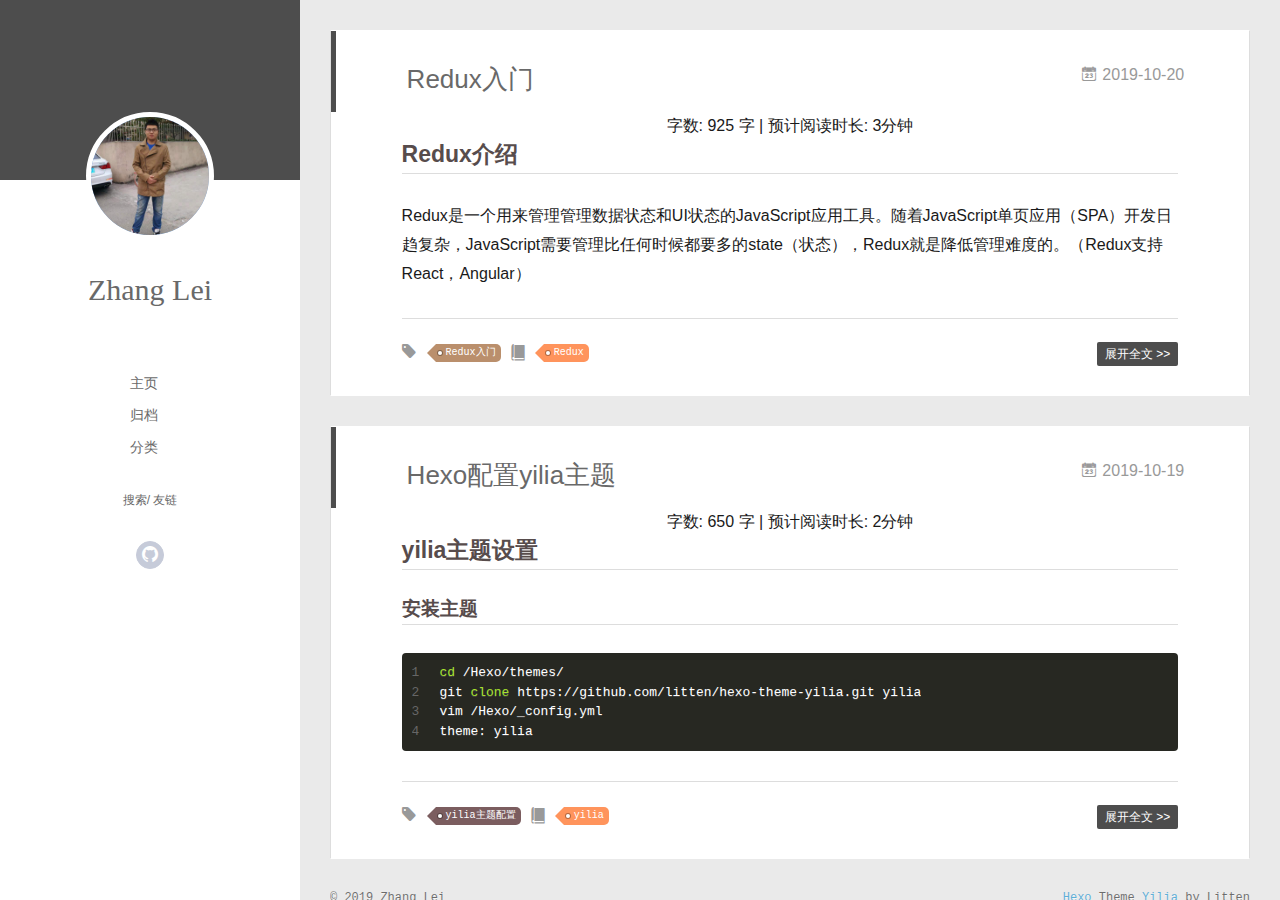
<file: index.html>
<!DOCTYPE html>
<html>
<head>
  <meta charset="utf-8">
  
  <meta name="renderer" content="webkit">
  <meta http-equiv="X-UA-Compatible" content="IE=edge" >
  <link rel="dns-prefetch" href="http://yoursite.com">
  <title>Hexo</title>
  <meta name="viewport" content="width=device-width, initial-scale=1, maximum-scale=1">
  <meta property="og:type" content="website">
<meta property="og:title" content="Hexo">
<meta property="og:url" content="http:&#x2F;&#x2F;yoursite.com&#x2F;index.html">
<meta property="og:site_name" content="Hexo">
<meta property="og:locale" content="en">
<meta name="twitter:card" content="summary">
  
    <link rel="alternative" href="/atom.xml" title="Hexo" type="application/atom+xml">
  
  
    <link rel="icon" href="/favicon.png">
  
  <link rel="stylesheet" type="text/css" href="/./main.0cf68a.css">
  <style type="text/css">
  
    #container.show {
      background: linear-gradient(200deg,#a0cfe4,#e8c37e);
    }
  </style>
  

  

</head>

<body>
  <div id="container" q-class="show:isCtnShow">
    <canvas id="anm-canvas" class="anm-canvas"></canvas>
    <div class="left-col" q-class="show:isShow">
      
<div class="overlay" style="background: #4d4d4d"></div>
<div class="intrude-less">
	<header id="header" class="inner">
		<a href="/" class="profilepic">
			<img src="/assets/img/zhanglei.jpg" class="js-avatar">
		</a>
		<hgroup>
		  <h1 class="header-author"><a href="/">Zhang Lei</a></h1>
		</hgroup>
		

		<nav class="header-menu">
			<ul>
			
				<li><a href="/">主页</a></li>
	        
				<li><a href="/archives/index.html">归档</a></li>
	        
				<li><a href="/categories">分类</a></li>
	        
			</ul>
		</nav>
		<nav class="header-smart-menu">
    		
    			
    			<a q-on="click: openSlider(e, 'innerArchive')" href="javascript:void(0)">搜索</a>
    			
            
    			
    			<a q-on="click: openSlider(e, 'friends')" href="javascript:void(0)">友链</a>
    			
            
		</nav>
		<nav class="header-nav">
			<div class="social">
				
					<a class="github" target="_blank" href="https://github.com/zearler" title="github"><i class="icon-github"></i></a>
		        
			</div>
		</nav>
	</header>		
</div>

    </div>
    <div class="mid-col" q-class="show:isShow,hide:isShow|isFalse">
      
<nav id="mobile-nav">
  	<div class="overlay js-overlay" style="background: #4d4d4d"></div>
	<div class="btnctn js-mobile-btnctn">
  		<div class="slider-trigger list" q-on="click: openSlider(e)"><i class="icon icon-sort"></i></div>
	</div>
	<div class="intrude-less">
		<header id="header" class="inner">
			<div class="profilepic">
				<img src="/assets/img/zhanglei.jpg" class="js-avatar">
			</div>
			<hgroup>
			  <h1 class="header-author js-header-author">Zhang Lei</h1>
			</hgroup>
			
			
			
				
			
				
			
				
			
			
			
			<nav class="header-nav">
				<div class="social">
					
						<a class="github" target="_blank" href="https://github.com/zearler" title="github"><i class="icon-github"></i></a>
			        
				</div>
			</nav>

			<nav class="header-menu js-header-menu">
				<ul style="width: 70%">
				
				
					<li style="width: 33.333333333333336%"><a href="/">主页</a></li>
		        
					<li style="width: 33.333333333333336%"><a href="/archives/index.html">归档</a></li>
		        
					<li style="width: 33.333333333333336%"><a href="/categories">分类</a></li>
		        
				</ul>
			</nav>
		</header>				
	</div>
	<div class="mobile-mask" style="display:none" q-show="isShow"></div>
</nav>

      <div id="wrapper" class="body-wrap">
        <div class="menu-l">
          <div class="canvas-wrap">
            <canvas data-colors="#eaeaea" data-sectionHeight="100" data-contentId="js-content" id="myCanvas1" class="anm-canvas"></canvas>
          </div>
          <div id="js-content" class="content-ll">
            
  
    <article id="post-Redux入门" class="article article-type-post  article-index" itemscope itemprop="blogPost">
  <div class="article-inner">
    
      <header class="article-header">
        
  
    <h1 itemprop="name">
      <a class="article-title" href="/2019/10/20/Redux%E5%85%A5%E9%97%A8/">Redux入门</a>
    </h1>
  

        <!--显示阅读次数-->
        
        
        <a href="/2019/10/20/Redux%E5%85%A5%E9%97%A8/" class="archive-article-date">
  	<time datetime="2019-10-20T09:41:13.000Z" itemprop="datePublished"><i class="icon-calendar icon"></i>2019-10-20</time>
</a>
        
      </header>
      <div align="center" class="post-count">
        字数: 925 字 | 预计阅读时长: 3分钟
      </div>
    
    <div class="article-entry" itemprop="articleBody">
      
        <h2 id="Redux介绍"><a href="#Redux介绍" class="headerlink" title="Redux介绍"></a>Redux介绍</h2><p>  Redux是一个用来管理管理数据状态和UI状态的JavaScript应用工具。随着JavaScript单页应用（SPA）开发日趋复杂，JavaScript需要管理比任何时候都要多的state（状态），Redux就是降低管理难度的。（Redux支持React，Angular）</p>
        
        

      
    </div>
    <div class="article-info article-info-index">
      
      
	<div class="article-tag tagcloud">
		<i class="icon-price-tags icon"></i>
		<ul class="article-tag-list">
			 
        		<li class="article-tag-list-item">
        			<a href="javascript:void(0)" class="js-tag article-tag-list-link color3">Redux入门</a>
        		</li>
      		
		</ul>
	</div>

      
	<div class="article-category tagcloud">
		<i class="icon-book icon"></i>
		<ul class="article-tag-list">
			 
        		<li class="article-tag-list-item">
        			<a href="/categories/Redux//" class="article-tag-list-link color1">Redux</a>
        		</li>
      		
		</ul>
	</div>


      
        <p class="article-more-link">
          <a class="article-more-a" href="/2019/10/20/Redux%E5%85%A5%E9%97%A8/">展开全文 >></a>
        </p>
      

      
      <div class="clearfix"></div>
    </div>
  </div>
</article>

<aside class="wrap-side-operation">
    <div class="mod-side-operation">
        
        <div class="jump-container" id="js-jump-container" style="display:none;">
            <a href="javascript:void(0)" class="mod-side-operation__jump-to-top">
                <i class="icon-font icon-back"></i>
            </a>
            <div id="js-jump-plan-container" class="jump-plan-container" style="top: -11px;">
                <i class="icon-font icon-plane jump-plane"></i>
            </div>
        </div>
        
        
    </div>
</aside>




  
    <article id="post-Hexo配置yilia主题" class="article article-type-post  article-index" itemscope itemprop="blogPost">
  <div class="article-inner">
    
      <header class="article-header">
        
  
    <h1 itemprop="name">
      <a class="article-title" href="/2019/10/19/Hexo%E9%85%8D%E7%BD%AEyilia%E4%B8%BB%E9%A2%98/">Hexo配置yilia主题</a>
    </h1>
  

        <!--显示阅读次数-->
        
        
        <a href="/2019/10/19/Hexo%E9%85%8D%E7%BD%AEyilia%E4%B8%BB%E9%A2%98/" class="archive-article-date">
  	<time datetime="2019-10-19T09:03:49.000Z" itemprop="datePublished"><i class="icon-calendar icon"></i>2019-10-19</time>
</a>
        
      </header>
      <div align="center" class="post-count">
        字数: 650 字 | 预计阅读时长: 2分钟
      </div>
    
    <div class="article-entry" itemprop="articleBody">
      
          
          
            <h2 id="yilia主题设置"><a href="#yilia主题设置" class="headerlink" title="yilia主题设置"></a>yilia主题设置</h2><h3 id="安装主题"><a href="#安装主题" class="headerlink" title="安装主题"></a>安装主题</h3><figure class="highlight bash"><table><tr><td class="gutter"><pre><span class="line">1</span><br><span class="line">2</span><br><span class="line">3</span><br><span class="line">4</span><br></pre></td><td class="code"><pre><span class="line"><span class="built_in">cd</span> /Hexo/themes/</span><br><span class="line">git <span class="built_in">clone</span> https://github.com/litten/hexo-theme-yilia.git yilia</span><br><span class="line">vim /Hexo/_config.yml</span><br><span class="line">theme: yilia</span><br></pre></td></tr></table></figure>
            
          
        

      
    </div>
    <div class="article-info article-info-index">
      
      
	<div class="article-tag tagcloud">
		<i class="icon-price-tags icon"></i>
		<ul class="article-tag-list">
			 
        		<li class="article-tag-list-item">
        			<a href="javascript:void(0)" class="js-tag article-tag-list-link color5">yilia主题配置</a>
        		</li>
      		
		</ul>
	</div>

      
	<div class="article-category tagcloud">
		<i class="icon-book icon"></i>
		<ul class="article-tag-list">
			 
        		<li class="article-tag-list-item">
        			<a href="/categories/yilia//" class="article-tag-list-link color1">yilia</a>
        		</li>
      		
		</ul>
	</div>


      
        <p class="article-more-link">
          <a class="article-more-a" href="/2019/10/19/Hexo%E9%85%8D%E7%BD%AEyilia%E4%B8%BB%E9%A2%98/">展开全文 >></a>
        </p>
      

      
      <div class="clearfix"></div>
    </div>
  </div>
</article>

<aside class="wrap-side-operation">
    <div class="mod-side-operation">
        
        <div class="jump-container" id="js-jump-container" style="display:none;">
            <a href="javascript:void(0)" class="mod-side-operation__jump-to-top">
                <i class="icon-font icon-back"></i>
            </a>
            <div id="js-jump-plan-container" class="jump-plan-container" style="top: -11px;">
                <i class="icon-font icon-plane jump-plane"></i>
            </div>
        </div>
        
        
    </div>
</aside>




  
  


          </div>
        </div>
      </div>
      <footer id="footer">
  <div class="outer">
    <div id="footer-info">
    	<div class="footer-left">
    		&copy; 2019 Zhang Lei
    	</div>
      	<div class="footer-right">
      		<a href="http://hexo.io/" target="_blank">Hexo</a>  Theme <a href="https://github.com/litten/hexo-theme-yilia" target="_blank">Yilia</a> by Litten
      	</div>
    </div>
  </div>
</footer>
    </div>
    <script>
	var yiliaConfig = {
		mathjax: false,
		isHome: true,
		isPost: false,
		isArchive: false,
		isTag: false,
		isCategory: false,
		open_in_new: false,
		toc_hide_index: true,
		root: "/",
		innerArchive: true,
		showTags: false
	}
</script>

<script>!function(t){function n(e){if(r[e])return r[e].exports;var i=r[e]={exports:{},id:e,loaded:!1};return t[e].call(i.exports,i,i.exports,n),i.loaded=!0,i.exports}var r={};n.m=t,n.c=r,n.p="./",n(0)}([function(t,n,r){r(195),t.exports=r(191)},function(t,n,r){var e=r(3),i=r(52),o=r(27),u=r(28),c=r(53),f="prototype",a=function(t,n,r){var s,l,h,v,p=t&a.F,d=t&a.G,y=t&a.S,g=t&a.P,b=t&a.B,m=d?e:y?e[n]||(e[n]={}):(e[n]||{})[f],x=d?i:i[n]||(i[n]={}),w=x[f]||(x[f]={});d&&(r=n);for(s in r)l=!p&&m&&void 0!==m[s],h=(l?m:r)[s],v=b&&l?c(h,e):g&&"function"==typeof h?c(Function.call,h):h,m&&u(m,s,h,t&a.U),x[s]!=h&&o(x,s,v),g&&w[s]!=h&&(w[s]=h)};e.core=i,a.F=1,a.G=2,a.S=4,a.P=8,a.B=16,a.W=32,a.U=64,a.R=128,t.exports=a},function(t,n,r){var e=r(6);t.exports=function(t){if(!e(t))throw TypeError(t+" is not an object!");return t}},function(t,n){var r=t.exports="undefined"!=typeof window&&window.Math==Math?window:"undefined"!=typeof self&&self.Math==Math?self:Function("return this")();"number"==typeof __g&&(__g=r)},function(t,n){t.exports=function(t){try{return!!t()}catch(t){return!0}}},function(t,n){var r=t.exports="undefined"!=typeof window&&window.Math==Math?window:"undefined"!=typeof self&&self.Math==Math?self:Function("return this")();"number"==typeof __g&&(__g=r)},function(t,n){t.exports=function(t){return"object"==typeof t?null!==t:"function"==typeof t}},function(t,n,r){var e=r(126)("wks"),i=r(76),o=r(3).Symbol,u="function"==typeof o;(t.exports=function(t){return e[t]||(e[t]=u&&o[t]||(u?o:i)("Symbol."+t))}).store=e},function(t,n){var r={}.hasOwnProperty;t.exports=function(t,n){return r.call(t,n)}},function(t,n,r){var e=r(94),i=r(33);t.exports=function(t){return e(i(t))}},function(t,n,r){t.exports=!r(4)(function(){return 7!=Object.defineProperty({},"a",{get:function(){return 7}}).a})},function(t,n,r){var e=r(2),i=r(167),o=r(50),u=Object.defineProperty;n.f=r(10)?Object.defineProperty:function(t,n,r){if(e(t),n=o(n,!0),e(r),i)try{return u(t,n,r)}catch(t){}if("get"in r||"set"in r)throw TypeError("Accessors not supported!");return"value"in r&&(t[n]=r.value),t}},function(t,n,r){t.exports=!r(18)(function(){return 7!=Object.defineProperty({},"a",{get:function(){return 7}}).a})},function(t,n,r){var e=r(14),i=r(22);t.exports=r(12)?function(t,n,r){return e.f(t,n,i(1,r))}:function(t,n,r){return t[n]=r,t}},function(t,n,r){var e=r(20),i=r(58),o=r(42),u=Object.defineProperty;n.f=r(12)?Object.defineProperty:function(t,n,r){if(e(t),n=o(n,!0),e(r),i)try{return u(t,n,r)}catch(t){}if("get"in r||"set"in r)throw TypeError("Accessors not supported!");return"value"in r&&(t[n]=r.value),t}},function(t,n,r){var e=r(40)("wks"),i=r(23),o=r(5).Symbol,u="function"==typeof o;(t.exports=function(t){return e[t]||(e[t]=u&&o[t]||(u?o:i)("Symbol."+t))}).store=e},function(t,n,r){var e=r(67),i=Math.min;t.exports=function(t){return t>0?i(e(t),9007199254740991):0}},function(t,n,r){var e=r(46);t.exports=function(t){return Object(e(t))}},function(t,n){t.exports=function(t){try{return!!t()}catch(t){return!0}}},function(t,n,r){var e=r(63),i=r(34);t.exports=Object.keys||function(t){return e(t,i)}},function(t,n,r){var e=r(21);t.exports=function(t){if(!e(t))throw TypeError(t+" is not an object!");return t}},function(t,n){t.exports=function(t){return"object"==typeof t?null!==t:"function"==typeof t}},function(t,n){t.exports=function(t,n){return{enumerable:!(1&t),configurable:!(2&t),writable:!(4&t),value:n}}},function(t,n){var r=0,e=Math.random();t.exports=function(t){return"Symbol(".concat(void 0===t?"":t,")_",(++r+e).toString(36))}},function(t,n){var r={}.hasOwnProperty;t.exports=function(t,n){return r.call(t,n)}},function(t,n){var r=t.exports={version:"2.4.0"};"number"==typeof __e&&(__e=r)},function(t,n){t.exports=function(t){if("function"!=typeof t)throw TypeError(t+" is not a function!");return t}},function(t,n,r){var e=r(11),i=r(66);t.exports=r(10)?function(t,n,r){return e.f(t,n,i(1,r))}:function(t,n,r){return t[n]=r,t}},function(t,n,r){var e=r(3),i=r(27),o=r(24),u=r(76)("src"),c="toString",f=Function[c],a=(""+f).split(c);r(52).inspectSource=function(t){return f.call(t)},(t.exports=function(t,n,r,c){var f="function"==typeof r;f&&(o(r,"name")||i(r,"name",n)),t[n]!==r&&(f&&(o(r,u)||i(r,u,t[n]?""+t[n]:a.join(String(n)))),t===e?t[n]=r:c?t[n]?t[n]=r:i(t,n,r):(delete t[n],i(t,n,r)))})(Function.prototype,c,function(){return"function"==typeof this&&this[u]||f.call(this)})},function(t,n,r){var e=r(1),i=r(4),o=r(46),u=function(t,n,r,e){var i=String(o(t)),u="<"+n;return""!==r&&(u+=" "+r+'="'+String(e).replace(/"/g,"&quot;")+'"'),u+">"+i+"</"+n+">"};t.exports=function(t,n){var r={};r[t]=n(u),e(e.P+e.F*i(function(){var n=""[t]('"');return n!==n.toLowerCase()||n.split('"').length>3}),"String",r)}},function(t,n,r){var e=r(115),i=r(46);t.exports=function(t){return e(i(t))}},function(t,n,r){var e=r(116),i=r(66),o=r(30),u=r(50),c=r(24),f=r(167),a=Object.getOwnPropertyDescriptor;n.f=r(10)?a:function(t,n){if(t=o(t),n=u(n,!0),f)try{return a(t,n)}catch(t){}if(c(t,n))return i(!e.f.call(t,n),t[n])}},function(t,n,r){var e=r(24),i=r(17),o=r(145)("IE_PROTO"),u=Object.prototype;t.exports=Object.getPrototypeOf||function(t){return t=i(t),e(t,o)?t[o]:"function"==typeof t.constructor&&t instanceof t.constructor?t.constructor.prototype:t instanceof Object?u:null}},function(t,n){t.exports=function(t){if(void 0==t)throw TypeError("Can't call method on  "+t);return t}},function(t,n){t.exports="constructor,hasOwnProperty,isPrototypeOf,propertyIsEnumerable,toLocaleString,toString,valueOf".split(",")},function(t,n){t.exports={}},function(t,n){t.exports=!0},function(t,n){n.f={}.propertyIsEnumerable},function(t,n,r){var e=r(14).f,i=r(8),o=r(15)("toStringTag");t.exports=function(t,n,r){t&&!i(t=r?t:t.prototype,o)&&e(t,o,{configurable:!0,value:n})}},function(t,n,r){var e=r(40)("keys"),i=r(23);t.exports=function(t){return e[t]||(e[t]=i(t))}},function(t,n,r){var e=r(5),i="__core-js_shared__",o=e[i]||(e[i]={});t.exports=function(t){return o[t]||(o[t]={})}},function(t,n){var r=Math.ceil,e=Math.floor;t.exports=function(t){return isNaN(t=+t)?0:(t>0?e:r)(t)}},function(t,n,r){var e=r(21);t.exports=function(t,n){if(!e(t))return t;var r,i;if(n&&"function"==typeof(r=t.toString)&&!e(i=r.call(t)))return i;if("function"==typeof(r=t.valueOf)&&!e(i=r.call(t)))return i;if(!n&&"function"==typeof(r=t.toString)&&!e(i=r.call(t)))return i;throw TypeError("Can't convert object to primitive value")}},function(t,n,r){var e=r(5),i=r(25),o=r(36),u=r(44),c=r(14).f;t.exports=function(t){var n=i.Symbol||(i.Symbol=o?{}:e.Symbol||{});"_"==t.charAt(0)||t in n||c(n,t,{value:u.f(t)})}},function(t,n,r){n.f=r(15)},function(t,n){var r={}.toString;t.exports=function(t){return r.call(t).slice(8,-1)}},function(t,n){t.exports=function(t){if(void 0==t)throw TypeError("Can't call method on  "+t);return t}},function(t,n,r){var e=r(4);t.exports=function(t,n){return!!t&&e(function(){n?t.call(null,function(){},1):t.call(null)})}},function(t,n,r){var e=r(53),i=r(115),o=r(17),u=r(16),c=r(203);t.exports=function(t,n){var r=1==t,f=2==t,a=3==t,s=4==t,l=6==t,h=5==t||l,v=n||c;return function(n,c,p){for(var d,y,g=o(n),b=i(g),m=e(c,p,3),x=u(b.length),w=0,S=r?v(n,x):f?v(n,0):void 0;x>w;w++)if((h||w in b)&&(d=b[w],y=m(d,w,g),t))if(r)S[w]=y;else if(y)switch(t){case 3:return!0;case 5:return d;case 6:return w;case 2:S.push(d)}else if(s)return!1;return l?-1:a||s?s:S}}},function(t,n,r){var e=r(1),i=r(52),o=r(4);t.exports=function(t,n){var r=(i.Object||{})[t]||Object[t],u={};u[t]=n(r),e(e.S+e.F*o(function(){r(1)}),"Object",u)}},function(t,n,r){var e=r(6);t.exports=function(t,n){if(!e(t))return t;var r,i;if(n&&"function"==typeof(r=t.toString)&&!e(i=r.call(t)))return i;if("function"==typeof(r=t.valueOf)&&!e(i=r.call(t)))return i;if(!n&&"function"==typeof(r=t.toString)&&!e(i=r.call(t)))return i;throw TypeError("Can't convert object to primitive value")}},function(t,n,r){var e=r(5),i=r(25),o=r(91),u=r(13),c="prototype",f=function(t,n,r){var a,s,l,h=t&f.F,v=t&f.G,p=t&f.S,d=t&f.P,y=t&f.B,g=t&f.W,b=v?i:i[n]||(i[n]={}),m=b[c],x=v?e:p?e[n]:(e[n]||{})[c];v&&(r=n);for(a in r)(s=!h&&x&&void 0!==x[a])&&a in b||(l=s?x[a]:r[a],b[a]=v&&"function"!=typeof x[a]?r[a]:y&&s?o(l,e):g&&x[a]==l?function(t){var n=function(n,r,e){if(this instanceof t){switch(arguments.length){case 0:return new t;case 1:return new t(n);case 2:return new t(n,r)}return new t(n,r,e)}return t.apply(this,arguments)};return n[c]=t[c],n}(l):d&&"function"==typeof l?o(Function.call,l):l,d&&((b.virtual||(b.virtual={}))[a]=l,t&f.R&&m&&!m[a]&&u(m,a,l)))};f.F=1,f.G=2,f.S=4,f.P=8,f.B=16,f.W=32,f.U=64,f.R=128,t.exports=f},function(t,n){var r=t.exports={version:"2.4.0"};"number"==typeof __e&&(__e=r)},function(t,n,r){var e=r(26);t.exports=function(t,n,r){if(e(t),void 0===n)return t;switch(r){case 1:return function(r){return t.call(n,r)};case 2:return function(r,e){return t.call(n,r,e)};case 3:return function(r,e,i){return t.call(n,r,e,i)}}return function(){return t.apply(n,arguments)}}},function(t,n,r){var e=r(183),i=r(1),o=r(126)("metadata"),u=o.store||(o.store=new(r(186))),c=function(t,n,r){var i=u.get(t);if(!i){if(!r)return;u.set(t,i=new e)}var o=i.get(n);if(!o){if(!r)return;i.set(n,o=new e)}return o},f=function(t,n,r){var e=c(n,r,!1);return void 0!==e&&e.has(t)},a=function(t,n,r){var e=c(n,r,!1);return void 0===e?void 0:e.get(t)},s=function(t,n,r,e){c(r,e,!0).set(t,n)},l=function(t,n){var r=c(t,n,!1),e=[];return r&&r.forEach(function(t,n){e.push(n)}),e},h=function(t){return void 0===t||"symbol"==typeof t?t:String(t)},v=function(t){i(i.S,"Reflect",t)};t.exports={store:u,map:c,has:f,get:a,set:s,keys:l,key:h,exp:v}},function(t,n,r){"use strict";if(r(10)){var e=r(69),i=r(3),o=r(4),u=r(1),c=r(127),f=r(152),a=r(53),s=r(68),l=r(66),h=r(27),v=r(73),p=r(67),d=r(16),y=r(75),g=r(50),b=r(24),m=r(180),x=r(114),w=r(6),S=r(17),_=r(137),O=r(70),E=r(32),P=r(71).f,j=r(154),F=r(76),M=r(7),A=r(48),N=r(117),T=r(146),I=r(155),k=r(80),L=r(123),R=r(74),C=r(130),D=r(160),U=r(11),W=r(31),G=U.f,B=W.f,V=i.RangeError,z=i.TypeError,q=i.Uint8Array,K="ArrayBuffer",J="Shared"+K,Y="BYTES_PER_ELEMENT",H="prototype",$=Array[H],X=f.ArrayBuffer,Q=f.DataView,Z=A(0),tt=A(2),nt=A(3),rt=A(4),et=A(5),it=A(6),ot=N(!0),ut=N(!1),ct=I.values,ft=I.keys,at=I.entries,st=$.lastIndexOf,lt=$.reduce,ht=$.reduceRight,vt=$.join,pt=$.sort,dt=$.slice,yt=$.toString,gt=$.toLocaleString,bt=M("iterator"),mt=M("toStringTag"),xt=F("typed_constructor"),wt=F("def_constructor"),St=c.CONSTR,_t=c.TYPED,Ot=c.VIEW,Et="Wrong length!",Pt=A(1,function(t,n){return Tt(T(t,t[wt]),n)}),jt=o(function(){return 1===new q(new Uint16Array([1]).buffer)[0]}),Ft=!!q&&!!q[H].set&&o(function(){new q(1).set({})}),Mt=function(t,n){if(void 0===t)throw z(Et);var r=+t,e=d(t);if(n&&!m(r,e))throw V(Et);return e},At=function(t,n){var r=p(t);if(r<0||r%n)throw V("Wrong offset!");return r},Nt=function(t){if(w(t)&&_t in t)return t;throw z(t+" is not a typed array!")},Tt=function(t,n){if(!(w(t)&&xt in t))throw z("It is not a typed array constructor!");return new t(n)},It=function(t,n){return kt(T(t,t[wt]),n)},kt=function(t,n){for(var r=0,e=n.length,i=Tt(t,e);e>r;)i[r]=n[r++];return i},Lt=function(t,n,r){G(t,n,{get:function(){return this._d[r]}})},Rt=function(t){var n,r,e,i,o,u,c=S(t),f=arguments.length,s=f>1?arguments[1]:void 0,l=void 0!==s,h=j(c);if(void 0!=h&&!_(h)){for(u=h.call(c),e=[],n=0;!(o=u.next()).done;n++)e.push(o.value);c=e}for(l&&f>2&&(s=a(s,arguments[2],2)),n=0,r=d(c.length),i=Tt(this,r);r>n;n++)i[n]=l?s(c[n],n):c[n];return i},Ct=function(){for(var t=0,n=arguments.length,r=Tt(this,n);n>t;)r[t]=arguments[t++];return r},Dt=!!q&&o(function(){gt.call(new q(1))}),Ut=function(){return gt.apply(Dt?dt.call(Nt(this)):Nt(this),arguments)},Wt={copyWithin:function(t,n){return D.call(Nt(this),t,n,arguments.length>2?arguments[2]:void 0)},every:function(t){return rt(Nt(this),t,arguments.length>1?arguments[1]:void 0)},fill:function(t){return C.apply(Nt(this),arguments)},filter:function(t){return It(this,tt(Nt(this),t,arguments.length>1?arguments[1]:void 0))},find:function(t){return et(Nt(this),t,arguments.length>1?arguments[1]:void 0)},findIndex:function(t){return it(Nt(this),t,arguments.length>1?arguments[1]:void 0)},forEach:function(t){Z(Nt(this),t,arguments.length>1?arguments[1]:void 0)},indexOf:function(t){return ut(Nt(this),t,arguments.length>1?arguments[1]:void 0)},includes:function(t){return ot(Nt(this),t,arguments.length>1?arguments[1]:void 0)},join:function(t){return vt.apply(Nt(this),arguments)},lastIndexOf:function(t){return st.apply(Nt(this),arguments)},map:function(t){return Pt(Nt(this),t,arguments.length>1?arguments[1]:void 0)},reduce:function(t){return lt.apply(Nt(this),arguments)},reduceRight:function(t){return ht.apply(Nt(this),arguments)},reverse:function(){for(var t,n=this,r=Nt(n).length,e=Math.floor(r/2),i=0;i<e;)t=n[i],n[i++]=n[--r],n[r]=t;return n},some:function(t){return nt(Nt(this),t,arguments.length>1?arguments[1]:void 0)},sort:function(t){return pt.call(Nt(this),t)},subarray:function(t,n){var r=Nt(this),e=r.length,i=y(t,e);return new(T(r,r[wt]))(r.buffer,r.byteOffset+i*r.BYTES_PER_ELEMENT,d((void 0===n?e:y(n,e))-i))}},Gt=function(t,n){return It(this,dt.call(Nt(this),t,n))},Bt=function(t){Nt(this);var n=At(arguments[1],1),r=this.length,e=S(t),i=d(e.length),o=0;if(i+n>r)throw V(Et);for(;o<i;)this[n+o]=e[o++]},Vt={entries:function(){return at.call(Nt(this))},keys:function(){return ft.call(Nt(this))},values:function(){return ct.call(Nt(this))}},zt=function(t,n){return w(t)&&t[_t]&&"symbol"!=typeof n&&n in t&&String(+n)==String(n)},qt=function(t,n){return zt(t,n=g(n,!0))?l(2,t[n]):B(t,n)},Kt=function(t,n,r){return!(zt(t,n=g(n,!0))&&w(r)&&b(r,"value"))||b(r,"get")||b(r,"set")||r.configurable||b(r,"writable")&&!r.writable||b(r,"enumerable")&&!r.enumerable?G(t,n,r):(t[n]=r.value,t)};St||(W.f=qt,U.f=Kt),u(u.S+u.F*!St,"Object",{getOwnPropertyDescriptor:qt,defineProperty:Kt}),o(function(){yt.call({})})&&(yt=gt=function(){return vt.call(this)});var Jt=v({},Wt);v(Jt,Vt),h(Jt,bt,Vt.values),v(Jt,{slice:Gt,set:Bt,constructor:function(){},toString:yt,toLocaleString:Ut}),Lt(Jt,"buffer","b"),Lt(Jt,"byteOffset","o"),Lt(Jt,"byteLength","l"),Lt(Jt,"length","e"),G(Jt,mt,{get:function(){return this[_t]}}),t.exports=function(t,n,r,f){f=!!f;var a=t+(f?"Clamped":"")+"Array",l="Uint8Array"!=a,v="get"+t,p="set"+t,y=i[a],g=y||{},b=y&&E(y),m=!y||!c.ABV,S={},_=y&&y[H],j=function(t,r){var e=t._d;return e.v[v](r*n+e.o,jt)},F=function(t,r,e){var i=t._d;f&&(e=(e=Math.round(e))<0?0:e>255?255:255&e),i.v[p](r*n+i.o,e,jt)},M=function(t,n){G(t,n,{get:function(){return j(this,n)},set:function(t){return F(this,n,t)},enumerable:!0})};m?(y=r(function(t,r,e,i){s(t,y,a,"_d");var o,u,c,f,l=0,v=0;if(w(r)){if(!(r instanceof X||(f=x(r))==K||f==J))return _t in r?kt(y,r):Rt.call(y,r);o=r,v=At(e,n);var p=r.byteLength;if(void 0===i){if(p%n)throw V(Et);if((u=p-v)<0)throw V(Et)}else if((u=d(i)*n)+v>p)throw V(Et);c=u/n}else c=Mt(r,!0),u=c*n,o=new X(u);for(h(t,"_d",{b:o,o:v,l:u,e:c,v:new Q(o)});l<c;)M(t,l++)}),_=y[H]=O(Jt),h(_,"constructor",y)):L(function(t){new y(null),new y(t)},!0)||(y=r(function(t,r,e,i){s(t,y,a);var o;return w(r)?r instanceof X||(o=x(r))==K||o==J?void 0!==i?new g(r,At(e,n),i):void 0!==e?new g(r,At(e,n)):new g(r):_t in r?kt(y,r):Rt.call(y,r):new g(Mt(r,l))}),Z(b!==Function.prototype?P(g).concat(P(b)):P(g),function(t){t in y||h(y,t,g[t])}),y[H]=_,e||(_.constructor=y));var A=_[bt],N=!!A&&("values"==A.name||void 0==A.name),T=Vt.values;h(y,xt,!0),h(_,_t,a),h(_,Ot,!0),h(_,wt,y),(f?new y(1)[mt]==a:mt in _)||G(_,mt,{get:function(){return a}}),S[a]=y,u(u.G+u.W+u.F*(y!=g),S),u(u.S,a,{BYTES_PER_ELEMENT:n,from:Rt,of:Ct}),Y in _||h(_,Y,n),u(u.P,a,Wt),R(a),u(u.P+u.F*Ft,a,{set:Bt}),u(u.P+u.F*!N,a,Vt),u(u.P+u.F*(_.toString!=yt),a,{toString:yt}),u(u.P+u.F*o(function(){new y(1).slice()}),a,{slice:Gt}),u(u.P+u.F*(o(function(){return[1,2].toLocaleString()!=new y([1,2]).toLocaleString()})||!o(function(){_.toLocaleString.call([1,2])})),a,{toLocaleString:Ut}),k[a]=N?A:T,e||N||h(_,bt,T)}}else t.exports=function(){}},function(t,n){var r={}.toString;t.exports=function(t){return r.call(t).slice(8,-1)}},function(t,n,r){var e=r(21),i=r(5).document,o=e(i)&&e(i.createElement);t.exports=function(t){return o?i.createElement(t):{}}},function(t,n,r){t.exports=!r(12)&&!r(18)(function(){return 7!=Object.defineProperty(r(57)("div"),"a",{get:function(){return 7}}).a})},function(t,n,r){"use strict";var e=r(36),i=r(51),o=r(64),u=r(13),c=r(8),f=r(35),a=r(96),s=r(38),l=r(103),h=r(15)("iterator"),v=!([].keys&&"next"in[].keys()),p="keys",d="values",y=function(){return this};t.exports=function(t,n,r,g,b,m,x){a(r,n,g);var w,S,_,O=function(t){if(!v&&t in F)return F[t];switch(t){case p:case d:return function(){return new r(this,t)}}return function(){return new r(this,t)}},E=n+" Iterator",P=b==d,j=!1,F=t.prototype,M=F[h]||F["@@iterator"]||b&&F[b],A=M||O(b),N=b?P?O("entries"):A:void 0,T="Array"==n?F.entries||M:M;if(T&&(_=l(T.call(new t)))!==Object.prototype&&(s(_,E,!0),e||c(_,h)||u(_,h,y)),P&&M&&M.name!==d&&(j=!0,A=function(){return M.call(this)}),e&&!x||!v&&!j&&F[h]||u(F,h,A),f[n]=A,f[E]=y,b)if(w={values:P?A:O(d),keys:m?A:O(p),entries:N},x)for(S in w)S in F||o(F,S,w[S]);else i(i.P+i.F*(v||j),n,w);return w}},function(t,n,r){var e=r(20),i=r(100),o=r(34),u=r(39)("IE_PROTO"),c=function(){},f="prototype",a=function(){var t,n=r(57)("iframe"),e=o.length;for(n.style.display="none",r(93).appendChild(n),n.src="javascript:",t=n.contentWindow.document,t.open(),t.write("<script>document.F=Object<\/script>"),t.close(),a=t.F;e--;)delete a[f][o[e]];return a()};t.exports=Object.create||function(t,n){var r;return null!==t?(c[f]=e(t),r=new c,c[f]=null,r[u]=t):r=a(),void 0===n?r:i(r,n)}},function(t,n,r){var e=r(63),i=r(34).concat("length","prototype");n.f=Object.getOwnPropertyNames||function(t){return e(t,i)}},function(t,n){n.f=Object.getOwnPropertySymbols},function(t,n,r){var e=r(8),i=r(9),o=r(90)(!1),u=r(39)("IE_PROTO");t.exports=function(t,n){var r,c=i(t),f=0,a=[];for(r in c)r!=u&&e(c,r)&&a.push(r);for(;n.length>f;)e(c,r=n[f++])&&(~o(a,r)||a.push(r));return a}},function(t,n,r){t.exports=r(13)},function(t,n,r){var e=r(76)("meta"),i=r(6),o=r(24),u=r(11).f,c=0,f=Object.isExtensible||function(){return!0},a=!r(4)(function(){return f(Object.preventExtensions({}))}),s=function(t){u(t,e,{value:{i:"O"+ ++c,w:{}}})},l=function(t,n){if(!i(t))return"symbol"==typeof t?t:("string"==typeof t?"S":"P")+t;if(!o(t,e)){if(!f(t))return"F";if(!n)return"E";s(t)}return t[e].i},h=function(t,n){if(!o(t,e)){if(!f(t))return!0;if(!n)return!1;s(t)}return t[e].w},v=function(t){return a&&p.NEED&&f(t)&&!o(t,e)&&s(t),t},p=t.exports={KEY:e,NEED:!1,fastKey:l,getWeak:h,onFreeze:v}},function(t,n){t.exports=function(t,n){return{enumerable:!(1&t),configurable:!(2&t),writable:!(4&t),value:n}}},function(t,n){var r=Math.ceil,e=Math.floor;t.exports=function(t){return isNaN(t=+t)?0:(t>0?e:r)(t)}},function(t,n){t.exports=function(t,n,r,e){if(!(t instanceof n)||void 0!==e&&e in t)throw TypeError(r+": incorrect invocation!");return t}},function(t,n){t.exports=!1},function(t,n,r){var e=r(2),i=r(173),o=r(133),u=r(145)("IE_PROTO"),c=function(){},f="prototype",a=function(){var t,n=r(132)("iframe"),e=o.length;for(n.style.display="none",r(135).appendChild(n),n.src="javascript:",t=n.contentWindow.document,t.open(),t.write("<script>document.F=Object<\/script>"),t.close(),a=t.F;e--;)delete a[f][o[e]];return a()};t.exports=Object.create||function(t,n){var r;return null!==t?(c[f]=e(t),r=new c,c[f]=null,r[u]=t):r=a(),void 0===n?r:i(r,n)}},function(t,n,r){var e=r(175),i=r(133).concat("length","prototype");n.f=Object.getOwnPropertyNames||function(t){return e(t,i)}},function(t,n,r){var e=r(175),i=r(133);t.exports=Object.keys||function(t){return e(t,i)}},function(t,n,r){var e=r(28);t.exports=function(t,n,r){for(var i in n)e(t,i,n[i],r);return t}},function(t,n,r){"use strict";var e=r(3),i=r(11),o=r(10),u=r(7)("species");t.exports=function(t){var n=e[t];o&&n&&!n[u]&&i.f(n,u,{configurable:!0,get:function(){return this}})}},function(t,n,r){var e=r(67),i=Math.max,o=Math.min;t.exports=function(t,n){return t=e(t),t<0?i(t+n,0):o(t,n)}},function(t,n){var r=0,e=Math.random();t.exports=function(t){return"Symbol(".concat(void 0===t?"":t,")_",(++r+e).toString(36))}},function(t,n,r){var e=r(33);t.exports=function(t){return Object(e(t))}},function(t,n,r){var e=r(7)("unscopables"),i=Array.prototype;void 0==i[e]&&r(27)(i,e,{}),t.exports=function(t){i[e][t]=!0}},function(t,n,r){var e=r(53),i=r(169),o=r(137),u=r(2),c=r(16),f=r(154),a={},s={},n=t.exports=function(t,n,r,l,h){var v,p,d,y,g=h?function(){return t}:f(t),b=e(r,l,n?2:1),m=0;if("function"!=typeof g)throw TypeError(t+" is not iterable!");if(o(g)){for(v=c(t.length);v>m;m++)if((y=n?b(u(p=t[m])[0],p[1]):b(t[m]))===a||y===s)return y}else for(d=g.call(t);!(p=d.next()).done;)if((y=i(d,b,p.value,n))===a||y===s)return y};n.BREAK=a,n.RETURN=s},function(t,n){t.exports={}},function(t,n,r){var e=r(11).f,i=r(24),o=r(7)("toStringTag");t.exports=function(t,n,r){t&&!i(t=r?t:t.prototype,o)&&e(t,o,{configurable:!0,value:n})}},function(t,n,r){var e=r(1),i=r(46),o=r(4),u=r(150),c="["+u+"]",f="​",a=RegExp("^"+c+c+"*"),s=RegExp(c+c+"*$"),l=function(t,n,r){var i={},c=o(function(){return!!u[t]()||f[t]()!=f}),a=i[t]=c?n(h):u[t];r&&(i[r]=a),e(e.P+e.F*c,"String",i)},h=l.trim=function(t,n){return t=String(i(t)),1&n&&(t=t.replace(a,"")),2&n&&(t=t.replace(s,"")),t};t.exports=l},function(t,n,r){t.exports={default:r(86),__esModule:!0}},function(t,n,r){t.exports={default:r(87),__esModule:!0}},function(t,n,r){"use strict";function e(t){return t&&t.__esModule?t:{default:t}}n.__esModule=!0;var i=r(84),o=e(i),u=r(83),c=e(u),f="function"==typeof c.default&&"symbol"==typeof o.default?function(t){return typeof t}:function(t){return t&&"function"==typeof c.default&&t.constructor===c.default&&t!==c.default.prototype?"symbol":typeof t};n.default="function"==typeof c.default&&"symbol"===f(o.default)?function(t){return void 0===t?"undefined":f(t)}:function(t){return t&&"function"==typeof c.default&&t.constructor===c.default&&t!==c.default.prototype?"symbol":void 0===t?"undefined":f(t)}},function(t,n,r){r(110),r(108),r(111),r(112),t.exports=r(25).Symbol},function(t,n,r){r(109),r(113),t.exports=r(44).f("iterator")},function(t,n){t.exports=function(t){if("function"!=typeof t)throw TypeError(t+" is not a function!");return t}},function(t,n){t.exports=function(){}},function(t,n,r){var e=r(9),i=r(106),o=r(105);t.exports=function(t){return function(n,r,u){var c,f=e(n),a=i(f.length),s=o(u,a);if(t&&r!=r){for(;a>s;)if((c=f[s++])!=c)return!0}else for(;a>s;s++)if((t||s in f)&&f[s]===r)return t||s||0;return!t&&-1}}},function(t,n,r){var e=r(88);t.exports=function(t,n,r){if(e(t),void 0===n)return t;switch(r){case 1:return function(r){return t.call(n,r)};case 2:return function(r,e){return t.call(n,r,e)};case 3:return function(r,e,i){return t.call(n,r,e,i)}}return function(){return t.apply(n,arguments)}}},function(t,n,r){var e=r(19),i=r(62),o=r(37);t.exports=function(t){var n=e(t),r=i.f;if(r)for(var u,c=r(t),f=o.f,a=0;c.length>a;)f.call(t,u=c[a++])&&n.push(u);return n}},function(t,n,r){t.exports=r(5).document&&document.documentElement},function(t,n,r){var e=r(56);t.exports=Object("z").propertyIsEnumerable(0)?Object:function(t){return"String"==e(t)?t.split(""):Object(t)}},function(t,n,r){var e=r(56);t.exports=Array.isArray||function(t){return"Array"==e(t)}},function(t,n,r){"use strict";var e=r(60),i=r(22),o=r(38),u={};r(13)(u,r(15)("iterator"),function(){return this}),t.exports=function(t,n,r){t.prototype=e(u,{next:i(1,r)}),o(t,n+" Iterator")}},function(t,n){t.exports=function(t,n){return{value:n,done:!!t}}},function(t,n,r){var e=r(19),i=r(9);t.exports=function(t,n){for(var r,o=i(t),u=e(o),c=u.length,f=0;c>f;)if(o[r=u[f++]]===n)return r}},function(t,n,r){var e=r(23)("meta"),i=r(21),o=r(8),u=r(14).f,c=0,f=Object.isExtensible||function(){return!0},a=!r(18)(function(){return f(Object.preventExtensions({}))}),s=function(t){u(t,e,{value:{i:"O"+ ++c,w:{}}})},l=function(t,n){if(!i(t))return"symbol"==typeof t?t:("string"==typeof t?"S":"P")+t;if(!o(t,e)){if(!f(t))return"F";if(!n)return"E";s(t)}return t[e].i},h=function(t,n){if(!o(t,e)){if(!f(t))return!0;if(!n)return!1;s(t)}return t[e].w},v=function(t){return a&&p.NEED&&f(t)&&!o(t,e)&&s(t),t},p=t.exports={KEY:e,NEED:!1,fastKey:l,getWeak:h,onFreeze:v}},function(t,n,r){var e=r(14),i=r(20),o=r(19);t.exports=r(12)?Object.defineProperties:function(t,n){i(t);for(var r,u=o(n),c=u.length,f=0;c>f;)e.f(t,r=u[f++],n[r]);return t}},function(t,n,r){var e=r(37),i=r(22),o=r(9),u=r(42),c=r(8),f=r(58),a=Object.getOwnPropertyDescriptor;n.f=r(12)?a:function(t,n){if(t=o(t),n=u(n,!0),f)try{return a(t,n)}catch(t){}if(c(t,n))return i(!e.f.call(t,n),t[n])}},function(t,n,r){var e=r(9),i=r(61).f,o={}.toString,u="object"==typeof window&&window&&Object.getOwnPropertyNames?Object.getOwnPropertyNames(window):[],c=function(t){try{return i(t)}catch(t){return u.slice()}};t.exports.f=function(t){return u&&"[object Window]"==o.call(t)?c(t):i(e(t))}},function(t,n,r){var e=r(8),i=r(77),o=r(39)("IE_PROTO"),u=Object.prototype;t.exports=Object.getPrototypeOf||function(t){return t=i(t),e(t,o)?t[o]:"function"==typeof t.constructor&&t instanceof t.constructor?t.constructor.prototype:t instanceof Object?u:null}},function(t,n,r){var e=r(41),i=r(33);t.exports=function(t){return function(n,r){var o,u,c=String(i(n)),f=e(r),a=c.length;return f<0||f>=a?t?"":void 0:(o=c.charCodeAt(f),o<55296||o>56319||f+1===a||(u=c.charCodeAt(f+1))<56320||u>57343?t?c.charAt(f):o:t?c.slice(f,f+2):u-56320+(o-55296<<10)+65536)}}},function(t,n,r){var e=r(41),i=Math.max,o=Math.min;t.exports=function(t,n){return t=e(t),t<0?i(t+n,0):o(t,n)}},function(t,n,r){var e=r(41),i=Math.min;t.exports=function(t){return t>0?i(e(t),9007199254740991):0}},function(t,n,r){"use strict";var e=r(89),i=r(97),o=r(35),u=r(9);t.exports=r(59)(Array,"Array",function(t,n){this._t=u(t),this._i=0,this._k=n},function(){var t=this._t,n=this._k,r=this._i++;return!t||r>=t.length?(this._t=void 0,i(1)):"keys"==n?i(0,r):"values"==n?i(0,t[r]):i(0,[r,t[r]])},"values"),o.Arguments=o.Array,e("keys"),e("values"),e("entries")},function(t,n){},function(t,n,r){"use strict";var e=r(104)(!0);r(59)(String,"String",function(t){this._t=String(t),this._i=0},function(){var t,n=this._t,r=this._i;return r>=n.length?{value:void 0,done:!0}:(t=e(n,r),this._i+=t.length,{value:t,done:!1})})},function(t,n,r){"use strict";var e=r(5),i=r(8),o=r(12),u=r(51),c=r(64),f=r(99).KEY,a=r(18),s=r(40),l=r(38),h=r(23),v=r(15),p=r(44),d=r(43),y=r(98),g=r(92),b=r(95),m=r(20),x=r(9),w=r(42),S=r(22),_=r(60),O=r(102),E=r(101),P=r(14),j=r(19),F=E.f,M=P.f,A=O.f,N=e.Symbol,T=e.JSON,I=T&&T.stringify,k="prototype",L=v("_hidden"),R=v("toPrimitive"),C={}.propertyIsEnumerable,D=s("symbol-registry"),U=s("symbols"),W=s("op-symbols"),G=Object[k],B="function"==typeof N,V=e.QObject,z=!V||!V[k]||!V[k].findChild,q=o&&a(function(){return 7!=_(M({},"a",{get:function(){return M(this,"a",{value:7}).a}})).a})?function(t,n,r){var e=F(G,n);e&&delete G[n],M(t,n,r),e&&t!==G&&M(G,n,e)}:M,K=function(t){var n=U[t]=_(N[k]);return n._k=t,n},J=B&&"symbol"==typeof N.iterator?function(t){return"symbol"==typeof t}:function(t){return t instanceof N},Y=function(t,n,r){return t===G&&Y(W,n,r),m(t),n=w(n,!0),m(r),i(U,n)?(r.enumerable?(i(t,L)&&t[L][n]&&(t[L][n]=!1),r=_(r,{enumerable:S(0,!1)})):(i(t,L)||M(t,L,S(1,{})),t[L][n]=!0),q(t,n,r)):M(t,n,r)},H=function(t,n){m(t);for(var r,e=g(n=x(n)),i=0,o=e.length;o>i;)Y(t,r=e[i++],n[r]);return t},$=function(t,n){return void 0===n?_(t):H(_(t),n)},X=function(t){var n=C.call(this,t=w(t,!0));return!(this===G&&i(U,t)&&!i(W,t))&&(!(n||!i(this,t)||!i(U,t)||i(this,L)&&this[L][t])||n)},Q=function(t,n){if(t=x(t),n=w(n,!0),t!==G||!i(U,n)||i(W,n)){var r=F(t,n);return!r||!i(U,n)||i(t,L)&&t[L][n]||(r.enumerable=!0),r}},Z=function(t){for(var n,r=A(x(t)),e=[],o=0;r.length>o;)i(U,n=r[o++])||n==L||n==f||e.push(n);return e},tt=function(t){for(var n,r=t===G,e=A(r?W:x(t)),o=[],u=0;e.length>u;)!i(U,n=e[u++])||r&&!i(G,n)||o.push(U[n]);return o};B||(N=function(){if(this instanceof N)throw TypeError("Symbol is not a constructor!");var t=h(arguments.length>0?arguments[0]:void 0),n=function(r){this===G&&n.call(W,r),i(this,L)&&i(this[L],t)&&(this[L][t]=!1),q(this,t,S(1,r))};return o&&z&&q(G,t,{configurable:!0,set:n}),K(t)},c(N[k],"toString",function(){return this._k}),E.f=Q,P.f=Y,r(61).f=O.f=Z,r(37).f=X,r(62).f=tt,o&&!r(36)&&c(G,"propertyIsEnumerable",X,!0),p.f=function(t){return K(v(t))}),u(u.G+u.W+u.F*!B,{Symbol:N});for(var nt="hasInstance,isConcatSpreadable,iterator,match,replace,search,species,split,toPrimitive,toStringTag,unscopables".split(","),rt=0;nt.length>rt;)v(nt[rt++]);for(var nt=j(v.store),rt=0;nt.length>rt;)d(nt[rt++]);u(u.S+u.F*!B,"Symbol",{for:function(t){return i(D,t+="")?D[t]:D[t]=N(t)},keyFor:function(t){if(J(t))return y(D,t);throw TypeError(t+" is not a symbol!")},useSetter:function(){z=!0},useSimple:function(){z=!1}}),u(u.S+u.F*!B,"Object",{create:$,defineProperty:Y,defineProperties:H,getOwnPropertyDescriptor:Q,getOwnPropertyNames:Z,getOwnPropertySymbols:tt}),T&&u(u.S+u.F*(!B||a(function(){var t=N();return"[null]"!=I([t])||"{}"!=I({a:t})||"{}"!=I(Object(t))})),"JSON",{stringify:function(t){if(void 0!==t&&!J(t)){for(var n,r,e=[t],i=1;arguments.length>i;)e.push(arguments[i++]);return n=e[1],"function"==typeof n&&(r=n),!r&&b(n)||(n=function(t,n){if(r&&(n=r.call(this,t,n)),!J(n))return n}),e[1]=n,I.apply(T,e)}}}),N[k][R]||r(13)(N[k],R,N[k].valueOf),l(N,"Symbol"),l(Math,"Math",!0),l(e.JSON,"JSON",!0)},function(t,n,r){r(43)("asyncIterator")},function(t,n,r){r(43)("observable")},function(t,n,r){r(107);for(var e=r(5),i=r(13),o=r(35),u=r(15)("toStringTag"),c=["NodeList","DOMTokenList","MediaList","StyleSheetList","CSSRuleList"],f=0;f<5;f++){var a=c[f],s=e[a],l=s&&s.prototype;l&&!l[u]&&i(l,u,a),o[a]=o.Array}},function(t,n,r){var e=r(45),i=r(7)("toStringTag"),o="Arguments"==e(function(){return arguments}()),u=function(t,n){try{return t[n]}catch(t){}};t.exports=function(t){var n,r,c;return void 0===t?"Undefined":null===t?"Null":"string"==typeof(r=u(n=Object(t),i))?r:o?e(n):"Object"==(c=e(n))&&"function"==typeof n.callee?"Arguments":c}},function(t,n,r){var e=r(45);t.exports=Object("z").propertyIsEnumerable(0)?Object:function(t){return"String"==e(t)?t.split(""):Object(t)}},function(t,n){n.f={}.propertyIsEnumerable},function(t,n,r){var e=r(30),i=r(16),o=r(75);t.exports=function(t){return function(n,r,u){var c,f=e(n),a=i(f.length),s=o(u,a);if(t&&r!=r){for(;a>s;)if((c=f[s++])!=c)return!0}else for(;a>s;s++)if((t||s in f)&&f[s]===r)return t||s||0;return!t&&-1}}},function(t,n,r){"use strict";var e=r(3),i=r(1),o=r(28),u=r(73),c=r(65),f=r(79),a=r(68),s=r(6),l=r(4),h=r(123),v=r(81),p=r(136);t.exports=function(t,n,r,d,y,g){var b=e[t],m=b,x=y?"set":"add",w=m&&m.prototype,S={},_=function(t){var n=w[t];o(w,t,"delete"==t?function(t){return!(g&&!s(t))&&n.call(this,0===t?0:t)}:"has"==t?function(t){return!(g&&!s(t))&&n.call(this,0===t?0:t)}:"get"==t?function(t){return g&&!s(t)?void 0:n.call(this,0===t?0:t)}:"add"==t?function(t){return n.call(this,0===t?0:t),this}:function(t,r){return n.call(this,0===t?0:t,r),this})};if("function"==typeof m&&(g||w.forEach&&!l(function(){(new m).entries().next()}))){var O=new m,E=O[x](g?{}:-0,1)!=O,P=l(function(){O.has(1)}),j=h(function(t){new m(t)}),F=!g&&l(function(){for(var t=new m,n=5;n--;)t[x](n,n);return!t.has(-0)});j||(m=n(function(n,r){a(n,m,t);var e=p(new b,n,m);return void 0!=r&&f(r,y,e[x],e),e}),m.prototype=w,w.constructor=m),(P||F)&&(_("delete"),_("has"),y&&_("get")),(F||E)&&_(x),g&&w.clear&&delete w.clear}else m=d.getConstructor(n,t,y,x),u(m.prototype,r),c.NEED=!0;return v(m,t),S[t]=m,i(i.G+i.W+i.F*(m!=b),S),g||d.setStrong(m,t,y),m}},function(t,n,r){"use strict";var e=r(27),i=r(28),o=r(4),u=r(46),c=r(7);t.exports=function(t,n,r){var f=c(t),a=r(u,f,""[t]),s=a[0],l=a[1];o(function(){var n={};return n[f]=function(){return 7},7!=""[t](n)})&&(i(String.prototype,t,s),e(RegExp.prototype,f,2==n?function(t,n){return l.call(t,this,n)}:function(t){return l.call(t,this)}))}
},function(t,n,r){"use strict";var e=r(2);t.exports=function(){var t=e(this),n="";return t.global&&(n+="g"),t.ignoreCase&&(n+="i"),t.multiline&&(n+="m"),t.unicode&&(n+="u"),t.sticky&&(n+="y"),n}},function(t,n){t.exports=function(t,n,r){var e=void 0===r;switch(n.length){case 0:return e?t():t.call(r);case 1:return e?t(n[0]):t.call(r,n[0]);case 2:return e?t(n[0],n[1]):t.call(r,n[0],n[1]);case 3:return e?t(n[0],n[1],n[2]):t.call(r,n[0],n[1],n[2]);case 4:return e?t(n[0],n[1],n[2],n[3]):t.call(r,n[0],n[1],n[2],n[3])}return t.apply(r,n)}},function(t,n,r){var e=r(6),i=r(45),o=r(7)("match");t.exports=function(t){var n;return e(t)&&(void 0!==(n=t[o])?!!n:"RegExp"==i(t))}},function(t,n,r){var e=r(7)("iterator"),i=!1;try{var o=[7][e]();o.return=function(){i=!0},Array.from(o,function(){throw 2})}catch(t){}t.exports=function(t,n){if(!n&&!i)return!1;var r=!1;try{var o=[7],u=o[e]();u.next=function(){return{done:r=!0}},o[e]=function(){return u},t(o)}catch(t){}return r}},function(t,n,r){t.exports=r(69)||!r(4)(function(){var t=Math.random();__defineSetter__.call(null,t,function(){}),delete r(3)[t]})},function(t,n){n.f=Object.getOwnPropertySymbols},function(t,n,r){var e=r(3),i="__core-js_shared__",o=e[i]||(e[i]={});t.exports=function(t){return o[t]||(o[t]={})}},function(t,n,r){for(var e,i=r(3),o=r(27),u=r(76),c=u("typed_array"),f=u("view"),a=!(!i.ArrayBuffer||!i.DataView),s=a,l=0,h="Int8Array,Uint8Array,Uint8ClampedArray,Int16Array,Uint16Array,Int32Array,Uint32Array,Float32Array,Float64Array".split(",");l<9;)(e=i[h[l++]])?(o(e.prototype,c,!0),o(e.prototype,f,!0)):s=!1;t.exports={ABV:a,CONSTR:s,TYPED:c,VIEW:f}},function(t,n){"use strict";var r={versions:function(){var t=window.navigator.userAgent;return{trident:t.indexOf("Trident")>-1,presto:t.indexOf("Presto")>-1,webKit:t.indexOf("AppleWebKit")>-1,gecko:t.indexOf("Gecko")>-1&&-1==t.indexOf("KHTML"),mobile:!!t.match(/AppleWebKit.*Mobile.*/),ios:!!t.match(/\(i[^;]+;( U;)? CPU.+Mac OS X/),android:t.indexOf("Android")>-1||t.indexOf("Linux")>-1,iPhone:t.indexOf("iPhone")>-1||t.indexOf("Mac")>-1,iPad:t.indexOf("iPad")>-1,webApp:-1==t.indexOf("Safari"),weixin:-1==t.indexOf("MicroMessenger")}}()};t.exports=r},function(t,n,r){"use strict";var e=r(85),i=function(t){return t&&t.__esModule?t:{default:t}}(e),o=function(){function t(t,n,e){return n||e?String.fromCharCode(n||e):r[t]||t}function n(t){return e[t]}var r={"&quot;":'"',"&lt;":"<","&gt;":">","&amp;":"&","&nbsp;":" "},e={};for(var u in r)e[r[u]]=u;return r["&apos;"]="'",e["'"]="&#39;",{encode:function(t){return t?(""+t).replace(/['<> "&]/g,n).replace(/\r?\n/g,"<br/>").replace(/\s/g,"&nbsp;"):""},decode:function(n){return n?(""+n).replace(/<br\s*\/?>/gi,"\n").replace(/&quot;|&lt;|&gt;|&amp;|&nbsp;|&apos;|&#(\d+);|&#(\d+)/g,t).replace(/\u00a0/g," "):""},encodeBase16:function(t){if(!t)return t;t+="";for(var n=[],r=0,e=t.length;e>r;r++)n.push(t.charCodeAt(r).toString(16).toUpperCase());return n.join("")},encodeBase16forJSON:function(t){if(!t)return t;t=t.replace(/[\u4E00-\u9FBF]/gi,function(t){return escape(t).replace("%u","\\u")});for(var n=[],r=0,e=t.length;e>r;r++)n.push(t.charCodeAt(r).toString(16).toUpperCase());return n.join("")},decodeBase16:function(t){if(!t)return t;t+="";for(var n=[],r=0,e=t.length;e>r;r+=2)n.push(String.fromCharCode("0x"+t.slice(r,r+2)));return n.join("")},encodeObject:function(t){if(t instanceof Array)for(var n=0,r=t.length;r>n;n++)t[n]=o.encodeObject(t[n]);else if("object"==(void 0===t?"undefined":(0,i.default)(t)))for(var e in t)t[e]=o.encodeObject(t[e]);else if("string"==typeof t)return o.encode(t);return t},loadScript:function(t){var n=document.createElement("script");document.getElementsByTagName("body")[0].appendChild(n),n.setAttribute("src",t)},addLoadEvent:function(t){var n=window.onload;"function"!=typeof window.onload?window.onload=t:window.onload=function(){n(),t()}}}}();t.exports=o},function(t,n,r){"use strict";var e=r(17),i=r(75),o=r(16);t.exports=function(t){for(var n=e(this),r=o(n.length),u=arguments.length,c=i(u>1?arguments[1]:void 0,r),f=u>2?arguments[2]:void 0,a=void 0===f?r:i(f,r);a>c;)n[c++]=t;return n}},function(t,n,r){"use strict";var e=r(11),i=r(66);t.exports=function(t,n,r){n in t?e.f(t,n,i(0,r)):t[n]=r}},function(t,n,r){var e=r(6),i=r(3).document,o=e(i)&&e(i.createElement);t.exports=function(t){return o?i.createElement(t):{}}},function(t,n){t.exports="constructor,hasOwnProperty,isPrototypeOf,propertyIsEnumerable,toLocaleString,toString,valueOf".split(",")},function(t,n,r){var e=r(7)("match");t.exports=function(t){var n=/./;try{"/./"[t](n)}catch(r){try{return n[e]=!1,!"/./"[t](n)}catch(t){}}return!0}},function(t,n,r){t.exports=r(3).document&&document.documentElement},function(t,n,r){var e=r(6),i=r(144).set;t.exports=function(t,n,r){var o,u=n.constructor;return u!==r&&"function"==typeof u&&(o=u.prototype)!==r.prototype&&e(o)&&i&&i(t,o),t}},function(t,n,r){var e=r(80),i=r(7)("iterator"),o=Array.prototype;t.exports=function(t){return void 0!==t&&(e.Array===t||o[i]===t)}},function(t,n,r){var e=r(45);t.exports=Array.isArray||function(t){return"Array"==e(t)}},function(t,n,r){"use strict";var e=r(70),i=r(66),o=r(81),u={};r(27)(u,r(7)("iterator"),function(){return this}),t.exports=function(t,n,r){t.prototype=e(u,{next:i(1,r)}),o(t,n+" Iterator")}},function(t,n,r){"use strict";var e=r(69),i=r(1),o=r(28),u=r(27),c=r(24),f=r(80),a=r(139),s=r(81),l=r(32),h=r(7)("iterator"),v=!([].keys&&"next"in[].keys()),p="keys",d="values",y=function(){return this};t.exports=function(t,n,r,g,b,m,x){a(r,n,g);var w,S,_,O=function(t){if(!v&&t in F)return F[t];switch(t){case p:case d:return function(){return new r(this,t)}}return function(){return new r(this,t)}},E=n+" Iterator",P=b==d,j=!1,F=t.prototype,M=F[h]||F["@@iterator"]||b&&F[b],A=M||O(b),N=b?P?O("entries"):A:void 0,T="Array"==n?F.entries||M:M;if(T&&(_=l(T.call(new t)))!==Object.prototype&&(s(_,E,!0),e||c(_,h)||u(_,h,y)),P&&M&&M.name!==d&&(j=!0,A=function(){return M.call(this)}),e&&!x||!v&&!j&&F[h]||u(F,h,A),f[n]=A,f[E]=y,b)if(w={values:P?A:O(d),keys:m?A:O(p),entries:N},x)for(S in w)S in F||o(F,S,w[S]);else i(i.P+i.F*(v||j),n,w);return w}},function(t,n){var r=Math.expm1;t.exports=!r||r(10)>22025.465794806718||r(10)<22025.465794806718||-2e-17!=r(-2e-17)?function(t){return 0==(t=+t)?t:t>-1e-6&&t<1e-6?t+t*t/2:Math.exp(t)-1}:r},function(t,n){t.exports=Math.sign||function(t){return 0==(t=+t)||t!=t?t:t<0?-1:1}},function(t,n,r){var e=r(3),i=r(151).set,o=e.MutationObserver||e.WebKitMutationObserver,u=e.process,c=e.Promise,f="process"==r(45)(u);t.exports=function(){var t,n,r,a=function(){var e,i;for(f&&(e=u.domain)&&e.exit();t;){i=t.fn,t=t.next;try{i()}catch(e){throw t?r():n=void 0,e}}n=void 0,e&&e.enter()};if(f)r=function(){u.nextTick(a)};else if(o){var s=!0,l=document.createTextNode("");new o(a).observe(l,{characterData:!0}),r=function(){l.data=s=!s}}else if(c&&c.resolve){var h=c.resolve();r=function(){h.then(a)}}else r=function(){i.call(e,a)};return function(e){var i={fn:e,next:void 0};n&&(n.next=i),t||(t=i,r()),n=i}}},function(t,n,r){var e=r(6),i=r(2),o=function(t,n){if(i(t),!e(n)&&null!==n)throw TypeError(n+": can't set as prototype!")};t.exports={set:Object.setPrototypeOf||("__proto__"in{}?function(t,n,e){try{e=r(53)(Function.call,r(31).f(Object.prototype,"__proto__").set,2),e(t,[]),n=!(t instanceof Array)}catch(t){n=!0}return function(t,r){return o(t,r),n?t.__proto__=r:e(t,r),t}}({},!1):void 0),check:o}},function(t,n,r){var e=r(126)("keys"),i=r(76);t.exports=function(t){return e[t]||(e[t]=i(t))}},function(t,n,r){var e=r(2),i=r(26),o=r(7)("species");t.exports=function(t,n){var r,u=e(t).constructor;return void 0===u||void 0==(r=e(u)[o])?n:i(r)}},function(t,n,r){var e=r(67),i=r(46);t.exports=function(t){return function(n,r){var o,u,c=String(i(n)),f=e(r),a=c.length;return f<0||f>=a?t?"":void 0:(o=c.charCodeAt(f),o<55296||o>56319||f+1===a||(u=c.charCodeAt(f+1))<56320||u>57343?t?c.charAt(f):o:t?c.slice(f,f+2):u-56320+(o-55296<<10)+65536)}}},function(t,n,r){var e=r(122),i=r(46);t.exports=function(t,n,r){if(e(n))throw TypeError("String#"+r+" doesn't accept regex!");return String(i(t))}},function(t,n,r){"use strict";var e=r(67),i=r(46);t.exports=function(t){var n=String(i(this)),r="",o=e(t);if(o<0||o==1/0)throw RangeError("Count can't be negative");for(;o>0;(o>>>=1)&&(n+=n))1&o&&(r+=n);return r}},function(t,n){t.exports="\t\n\v\f\r   ᠎             　\u2028\u2029\ufeff"},function(t,n,r){var e,i,o,u=r(53),c=r(121),f=r(135),a=r(132),s=r(3),l=s.process,h=s.setImmediate,v=s.clearImmediate,p=s.MessageChannel,d=0,y={},g="onreadystatechange",b=function(){var t=+this;if(y.hasOwnProperty(t)){var n=y[t];delete y[t],n()}},m=function(t){b.call(t.data)};h&&v||(h=function(t){for(var n=[],r=1;arguments.length>r;)n.push(arguments[r++]);return y[++d]=function(){c("function"==typeof t?t:Function(t),n)},e(d),d},v=function(t){delete y[t]},"process"==r(45)(l)?e=function(t){l.nextTick(u(b,t,1))}:p?(i=new p,o=i.port2,i.port1.onmessage=m,e=u(o.postMessage,o,1)):s.addEventListener&&"function"==typeof postMessage&&!s.importScripts?(e=function(t){s.postMessage(t+"","*")},s.addEventListener("message",m,!1)):e=g in a("script")?function(t){f.appendChild(a("script"))[g]=function(){f.removeChild(this),b.call(t)}}:function(t){setTimeout(u(b,t,1),0)}),t.exports={set:h,clear:v}},function(t,n,r){"use strict";var e=r(3),i=r(10),o=r(69),u=r(127),c=r(27),f=r(73),a=r(4),s=r(68),l=r(67),h=r(16),v=r(71).f,p=r(11).f,d=r(130),y=r(81),g="ArrayBuffer",b="DataView",m="prototype",x="Wrong length!",w="Wrong index!",S=e[g],_=e[b],O=e.Math,E=e.RangeError,P=e.Infinity,j=S,F=O.abs,M=O.pow,A=O.floor,N=O.log,T=O.LN2,I="buffer",k="byteLength",L="byteOffset",R=i?"_b":I,C=i?"_l":k,D=i?"_o":L,U=function(t,n,r){var e,i,o,u=Array(r),c=8*r-n-1,f=(1<<c)-1,a=f>>1,s=23===n?M(2,-24)-M(2,-77):0,l=0,h=t<0||0===t&&1/t<0?1:0;for(t=F(t),t!=t||t===P?(i=t!=t?1:0,e=f):(e=A(N(t)/T),t*(o=M(2,-e))<1&&(e--,o*=2),t+=e+a>=1?s/o:s*M(2,1-a),t*o>=2&&(e++,o/=2),e+a>=f?(i=0,e=f):e+a>=1?(i=(t*o-1)*M(2,n),e+=a):(i=t*M(2,a-1)*M(2,n),e=0));n>=8;u[l++]=255&i,i/=256,n-=8);for(e=e<<n|i,c+=n;c>0;u[l++]=255&e,e/=256,c-=8);return u[--l]|=128*h,u},W=function(t,n,r){var e,i=8*r-n-1,o=(1<<i)-1,u=o>>1,c=i-7,f=r-1,a=t[f--],s=127&a;for(a>>=7;c>0;s=256*s+t[f],f--,c-=8);for(e=s&(1<<-c)-1,s>>=-c,c+=n;c>0;e=256*e+t[f],f--,c-=8);if(0===s)s=1-u;else{if(s===o)return e?NaN:a?-P:P;e+=M(2,n),s-=u}return(a?-1:1)*e*M(2,s-n)},G=function(t){return t[3]<<24|t[2]<<16|t[1]<<8|t[0]},B=function(t){return[255&t]},V=function(t){return[255&t,t>>8&255]},z=function(t){return[255&t,t>>8&255,t>>16&255,t>>24&255]},q=function(t){return U(t,52,8)},K=function(t){return U(t,23,4)},J=function(t,n,r){p(t[m],n,{get:function(){return this[r]}})},Y=function(t,n,r,e){var i=+r,o=l(i);if(i!=o||o<0||o+n>t[C])throw E(w);var u=t[R]._b,c=o+t[D],f=u.slice(c,c+n);return e?f:f.reverse()},H=function(t,n,r,e,i,o){var u=+r,c=l(u);if(u!=c||c<0||c+n>t[C])throw E(w);for(var f=t[R]._b,a=c+t[D],s=e(+i),h=0;h<n;h++)f[a+h]=s[o?h:n-h-1]},$=function(t,n){s(t,S,g);var r=+n,e=h(r);if(r!=e)throw E(x);return e};if(u.ABV){if(!a(function(){new S})||!a(function(){new S(.5)})){S=function(t){return new j($(this,t))};for(var X,Q=S[m]=j[m],Z=v(j),tt=0;Z.length>tt;)(X=Z[tt++])in S||c(S,X,j[X]);o||(Q.constructor=S)}var nt=new _(new S(2)),rt=_[m].setInt8;nt.setInt8(0,2147483648),nt.setInt8(1,2147483649),!nt.getInt8(0)&&nt.getInt8(1)||f(_[m],{setInt8:function(t,n){rt.call(this,t,n<<24>>24)},setUint8:function(t,n){rt.call(this,t,n<<24>>24)}},!0)}else S=function(t){var n=$(this,t);this._b=d.call(Array(n),0),this[C]=n},_=function(t,n,r){s(this,_,b),s(t,S,b);var e=t[C],i=l(n);if(i<0||i>e)throw E("Wrong offset!");if(r=void 0===r?e-i:h(r),i+r>e)throw E(x);this[R]=t,this[D]=i,this[C]=r},i&&(J(S,k,"_l"),J(_,I,"_b"),J(_,k,"_l"),J(_,L,"_o")),f(_[m],{getInt8:function(t){return Y(this,1,t)[0]<<24>>24},getUint8:function(t){return Y(this,1,t)[0]},getInt16:function(t){var n=Y(this,2,t,arguments[1]);return(n[1]<<8|n[0])<<16>>16},getUint16:function(t){var n=Y(this,2,t,arguments[1]);return n[1]<<8|n[0]},getInt32:function(t){return G(Y(this,4,t,arguments[1]))},getUint32:function(t){return G(Y(this,4,t,arguments[1]))>>>0},getFloat32:function(t){return W(Y(this,4,t,arguments[1]),23,4)},getFloat64:function(t){return W(Y(this,8,t,arguments[1]),52,8)},setInt8:function(t,n){H(this,1,t,B,n)},setUint8:function(t,n){H(this,1,t,B,n)},setInt16:function(t,n){H(this,2,t,V,n,arguments[2])},setUint16:function(t,n){H(this,2,t,V,n,arguments[2])},setInt32:function(t,n){H(this,4,t,z,n,arguments[2])},setUint32:function(t,n){H(this,4,t,z,n,arguments[2])},setFloat32:function(t,n){H(this,4,t,K,n,arguments[2])},setFloat64:function(t,n){H(this,8,t,q,n,arguments[2])}});y(S,g),y(_,b),c(_[m],u.VIEW,!0),n[g]=S,n[b]=_},function(t,n,r){var e=r(3),i=r(52),o=r(69),u=r(182),c=r(11).f;t.exports=function(t){var n=i.Symbol||(i.Symbol=o?{}:e.Symbol||{});"_"==t.charAt(0)||t in n||c(n,t,{value:u.f(t)})}},function(t,n,r){var e=r(114),i=r(7)("iterator"),o=r(80);t.exports=r(52).getIteratorMethod=function(t){if(void 0!=t)return t[i]||t["@@iterator"]||o[e(t)]}},function(t,n,r){"use strict";var e=r(78),i=r(170),o=r(80),u=r(30);t.exports=r(140)(Array,"Array",function(t,n){this._t=u(t),this._i=0,this._k=n},function(){var t=this._t,n=this._k,r=this._i++;return!t||r>=t.length?(this._t=void 0,i(1)):"keys"==n?i(0,r):"values"==n?i(0,t[r]):i(0,[r,t[r]])},"values"),o.Arguments=o.Array,e("keys"),e("values"),e("entries")},function(t,n){function r(t,n){t.classList?t.classList.add(n):t.className+=" "+n}t.exports=r},function(t,n){function r(t,n){if(t.classList)t.classList.remove(n);else{var r=new RegExp("(^|\\b)"+n.split(" ").join("|")+"(\\b|$)","gi");t.className=t.className.replace(r," ")}}t.exports=r},function(t,n){function r(){throw new Error("setTimeout has not been defined")}function e(){throw new Error("clearTimeout has not been defined")}function i(t){if(s===setTimeout)return setTimeout(t,0);if((s===r||!s)&&setTimeout)return s=setTimeout,setTimeout(t,0);try{return s(t,0)}catch(n){try{return s.call(null,t,0)}catch(n){return s.call(this,t,0)}}}function o(t){if(l===clearTimeout)return clearTimeout(t);if((l===e||!l)&&clearTimeout)return l=clearTimeout,clearTimeout(t);try{return l(t)}catch(n){try{return l.call(null,t)}catch(n){return l.call(this,t)}}}function u(){d&&v&&(d=!1,v.length?p=v.concat(p):y=-1,p.length&&c())}function c(){if(!d){var t=i(u);d=!0;for(var n=p.length;n;){for(v=p,p=[];++y<n;)v&&v[y].run();y=-1,n=p.length}v=null,d=!1,o(t)}}function f(t,n){this.fun=t,this.array=n}function a(){}var s,l,h=t.exports={};!function(){try{s="function"==typeof setTimeout?setTimeout:r}catch(t){s=r}try{l="function"==typeof clearTimeout?clearTimeout:e}catch(t){l=e}}();var v,p=[],d=!1,y=-1;h.nextTick=function(t){var n=new Array(arguments.length-1);if(arguments.length>1)for(var r=1;r<arguments.length;r++)n[r-1]=arguments[r];p.push(new f(t,n)),1!==p.length||d||i(c)},f.prototype.run=function(){this.fun.apply(null,this.array)},h.title="browser",h.browser=!0,h.env={},h.argv=[],h.version="",h.versions={},h.on=a,h.addListener=a,h.once=a,h.off=a,h.removeListener=a,h.removeAllListeners=a,h.emit=a,h.prependListener=a,h.prependOnceListener=a,h.listeners=function(t){return[]},h.binding=function(t){throw new Error("process.binding is not supported")},h.cwd=function(){return"/"},h.chdir=function(t){throw new Error("process.chdir is not supported")},h.umask=function(){return 0}},function(t,n,r){var e=r(45);t.exports=function(t,n){if("number"!=typeof t&&"Number"!=e(t))throw TypeError(n);return+t}},function(t,n,r){"use strict";var e=r(17),i=r(75),o=r(16);t.exports=[].copyWithin||function(t,n){var r=e(this),u=o(r.length),c=i(t,u),f=i(n,u),a=arguments.length>2?arguments[2]:void 0,s=Math.min((void 0===a?u:i(a,u))-f,u-c),l=1;for(f<c&&c<f+s&&(l=-1,f+=s-1,c+=s-1);s-- >0;)f in r?r[c]=r[f]:delete r[c],c+=l,f+=l;return r}},function(t,n,r){var e=r(79);t.exports=function(t,n){var r=[];return e(t,!1,r.push,r,n),r}},function(t,n,r){var e=r(26),i=r(17),o=r(115),u=r(16);t.exports=function(t,n,r,c,f){e(n);var a=i(t),s=o(a),l=u(a.length),h=f?l-1:0,v=f?-1:1;if(r<2)for(;;){if(h in s){c=s[h],h+=v;break}if(h+=v,f?h<0:l<=h)throw TypeError("Reduce of empty array with no initial value")}for(;f?h>=0:l>h;h+=v)h in s&&(c=n(c,s[h],h,a));return c}},function(t,n,r){"use strict";var e=r(26),i=r(6),o=r(121),u=[].slice,c={},f=function(t,n,r){if(!(n in c)){for(var e=[],i=0;i<n;i++)e[i]="a["+i+"]";c[n]=Function("F,a","return new F("+e.join(",")+")")}return c[n](t,r)};t.exports=Function.bind||function(t){var n=e(this),r=u.call(arguments,1),c=function(){var e=r.concat(u.call(arguments));return this instanceof c?f(n,e.length,e):o(n,e,t)};return i(n.prototype)&&(c.prototype=n.prototype),c}},function(t,n,r){"use strict";var e=r(11).f,i=r(70),o=r(73),u=r(53),c=r(68),f=r(46),a=r(79),s=r(140),l=r(170),h=r(74),v=r(10),p=r(65).fastKey,d=v?"_s":"size",y=function(t,n){var r,e=p(n);if("F"!==e)return t._i[e];for(r=t._f;r;r=r.n)if(r.k==n)return r};t.exports={getConstructor:function(t,n,r,s){var l=t(function(t,e){c(t,l,n,"_i"),t._i=i(null),t._f=void 0,t._l=void 0,t[d]=0,void 0!=e&&a(e,r,t[s],t)});return o(l.prototype,{clear:function(){for(var t=this,n=t._i,r=t._f;r;r=r.n)r.r=!0,r.p&&(r.p=r.p.n=void 0),delete n[r.i];t._f=t._l=void 0,t[d]=0},delete:function(t){var n=this,r=y(n,t);if(r){var e=r.n,i=r.p;delete n._i[r.i],r.r=!0,i&&(i.n=e),e&&(e.p=i),n._f==r&&(n._f=e),n._l==r&&(n._l=i),n[d]--}return!!r},forEach:function(t){c(this,l,"forEach");for(var n,r=u(t,arguments.length>1?arguments[1]:void 0,3);n=n?n.n:this._f;)for(r(n.v,n.k,this);n&&n.r;)n=n.p},has:function(t){return!!y(this,t)}}),v&&e(l.prototype,"size",{get:function(){return f(this[d])}}),l},def:function(t,n,r){var e,i,o=y(t,n);return o?o.v=r:(t._l=o={i:i=p(n,!0),k:n,v:r,p:e=t._l,n:void 0,r:!1},t._f||(t._f=o),e&&(e.n=o),t[d]++,"F"!==i&&(t._i[i]=o)),t},getEntry:y,setStrong:function(t,n,r){s(t,n,function(t,n){this._t=t,this._k=n,this._l=void 0},function(){for(var t=this,n=t._k,r=t._l;r&&r.r;)r=r.p;return t._t&&(t._l=r=r?r.n:t._t._f)?"keys"==n?l(0,r.k):"values"==n?l(0,r.v):l(0,[r.k,r.v]):(t._t=void 0,l(1))},r?"entries":"values",!r,!0),h(n)}}},function(t,n,r){var e=r(114),i=r(161);t.exports=function(t){return function(){if(e(this)!=t)throw TypeError(t+"#toJSON isn't generic");return i(this)}}},function(t,n,r){"use strict";var e=r(73),i=r(65).getWeak,o=r(2),u=r(6),c=r(68),f=r(79),a=r(48),s=r(24),l=a(5),h=a(6),v=0,p=function(t){return t._l||(t._l=new d)},d=function(){this.a=[]},y=function(t,n){return l(t.a,function(t){return t[0]===n})};d.prototype={get:function(t){var n=y(this,t);if(n)return n[1]},has:function(t){return!!y(this,t)},set:function(t,n){var r=y(this,t);r?r[1]=n:this.a.push([t,n])},delete:function(t){var n=h(this.a,function(n){return n[0]===t});return~n&&this.a.splice(n,1),!!~n}},t.exports={getConstructor:function(t,n,r,o){var a=t(function(t,e){c(t,a,n,"_i"),t._i=v++,t._l=void 0,void 0!=e&&f(e,r,t[o],t)});return e(a.prototype,{delete:function(t){if(!u(t))return!1;var n=i(t);return!0===n?p(this).delete(t):n&&s(n,this._i)&&delete n[this._i]},has:function(t){if(!u(t))return!1;var n=i(t);return!0===n?p(this).has(t):n&&s(n,this._i)}}),a},def:function(t,n,r){var e=i(o(n),!0);return!0===e?p(t).set(n,r):e[t._i]=r,t},ufstore:p}},function(t,n,r){t.exports=!r(10)&&!r(4)(function(){return 7!=Object.defineProperty(r(132)("div"),"a",{get:function(){return 7}}).a})},function(t,n,r){var e=r(6),i=Math.floor;t.exports=function(t){return!e(t)&&isFinite(t)&&i(t)===t}},function(t,n,r){var e=r(2);t.exports=function(t,n,r,i){try{return i?n(e(r)[0],r[1]):n(r)}catch(n){var o=t.return;throw void 0!==o&&e(o.call(t)),n}}},function(t,n){t.exports=function(t,n){return{value:n,done:!!t}}},function(t,n){t.exports=Math.log1p||function(t){return(t=+t)>-1e-8&&t<1e-8?t-t*t/2:Math.log(1+t)}},function(t,n,r){"use strict";var e=r(72),i=r(125),o=r(116),u=r(17),c=r(115),f=Object.assign;t.exports=!f||r(4)(function(){var t={},n={},r=Symbol(),e="abcdefghijklmnopqrst";return t[r]=7,e.split("").forEach(function(t){n[t]=t}),7!=f({},t)[r]||Object.keys(f({},n)).join("")!=e})?function(t,n){for(var r=u(t),f=arguments.length,a=1,s=i.f,l=o.f;f>a;)for(var h,v=c(arguments[a++]),p=s?e(v).concat(s(v)):e(v),d=p.length,y=0;d>y;)l.call(v,h=p[y++])&&(r[h]=v[h]);return r}:f},function(t,n,r){var e=r(11),i=r(2),o=r(72);t.exports=r(10)?Object.defineProperties:function(t,n){i(t);for(var r,u=o(n),c=u.length,f=0;c>f;)e.f(t,r=u[f++],n[r]);return t}},function(t,n,r){var e=r(30),i=r(71).f,o={}.toString,u="object"==typeof window&&window&&Object.getOwnPropertyNames?Object.getOwnPropertyNames(window):[],c=function(t){try{return i(t)}catch(t){return u.slice()}};t.exports.f=function(t){return u&&"[object Window]"==o.call(t)?c(t):i(e(t))}},function(t,n,r){var e=r(24),i=r(30),o=r(117)(!1),u=r(145)("IE_PROTO");t.exports=function(t,n){var r,c=i(t),f=0,a=[];for(r in c)r!=u&&e(c,r)&&a.push(r);for(;n.length>f;)e(c,r=n[f++])&&(~o(a,r)||a.push(r));return a}},function(t,n,r){var e=r(72),i=r(30),o=r(116).f;t.exports=function(t){return function(n){for(var r,u=i(n),c=e(u),f=c.length,a=0,s=[];f>a;)o.call(u,r=c[a++])&&s.push(t?[r,u[r]]:u[r]);return s}}},function(t,n,r){var e=r(71),i=r(125),o=r(2),u=r(3).Reflect;t.exports=u&&u.ownKeys||function(t){var n=e.f(o(t)),r=i.f;return r?n.concat(r(t)):n}},function(t,n,r){var e=r(3).parseFloat,i=r(82).trim;t.exports=1/e(r(150)+"-0")!=-1/0?function(t){var n=i(String(t),3),r=e(n);return 0===r&&"-"==n.charAt(0)?-0:r}:e},function(t,n,r){var e=r(3).parseInt,i=r(82).trim,o=r(150),u=/^[\-+]?0[xX]/;t.exports=8!==e(o+"08")||22!==e(o+"0x16")?function(t,n){var r=i(String(t),3);return e(r,n>>>0||(u.test(r)?16:10))}:e},function(t,n){t.exports=Object.is||function(t,n){return t===n?0!==t||1/t==1/n:t!=t&&n!=n}},function(t,n,r){var e=r(16),i=r(149),o=r(46);t.exports=function(t,n,r,u){var c=String(o(t)),f=c.length,a=void 0===r?" ":String(r),s=e(n);if(s<=f||""==a)return c;var l=s-f,h=i.call(a,Math.ceil(l/a.length));return h.length>l&&(h=h.slice(0,l)),u?h+c:c+h}},function(t,n,r){n.f=r(7)},function(t,n,r){"use strict";var e=r(164);t.exports=r(118)("Map",function(t){return function(){return t(this,arguments.length>0?arguments[0]:void 0)}},{get:function(t){var n=e.getEntry(this,t);return n&&n.v},set:function(t,n){return e.def(this,0===t?0:t,n)}},e,!0)},function(t,n,r){r(10)&&"g"!=/./g.flags&&r(11).f(RegExp.prototype,"flags",{configurable:!0,get:r(120)})},function(t,n,r){"use strict";var e=r(164);t.exports=r(118)("Set",function(t){return function(){return t(this,arguments.length>0?arguments[0]:void 0)}},{add:function(t){return e.def(this,t=0===t?0:t,t)}},e)},function(t,n,r){"use strict";var e,i=r(48)(0),o=r(28),u=r(65),c=r(172),f=r(166),a=r(6),s=u.getWeak,l=Object.isExtensible,h=f.ufstore,v={},p=function(t){return function(){return t(this,arguments.length>0?arguments[0]:void 0)}},d={get:function(t){if(a(t)){var n=s(t);return!0===n?h(this).get(t):n?n[this._i]:void 0}},set:function(t,n){return f.def(this,t,n)}},y=t.exports=r(118)("WeakMap",p,d,f,!0,!0);7!=(new y).set((Object.freeze||Object)(v),7).get(v)&&(e=f.getConstructor(p),c(e.prototype,d),u.NEED=!0,i(["delete","has","get","set"],function(t){var n=y.prototype,r=n[t];o(n,t,function(n,i){if(a(n)&&!l(n)){this._f||(this._f=new e);var o=this._f[t](n,i);return"set"==t?this:o}return r.call(this,n,i)})}))},,,,function(t,n){"use strict";function r(){var t=document.querySelector("#page-nav");if(t&&!document.querySelector("#page-nav .extend.prev")&&(t.innerHTML='<a class="extend prev disabled" rel="prev">&laquo; Prev</a>'+t.innerHTML),t&&!document.querySelector("#page-nav .extend.next")&&(t.innerHTML=t.innerHTML+'<a class="extend next disabled" rel="next">Next &raquo;</a>'),yiliaConfig&&yiliaConfig.open_in_new){document.querySelectorAll(".article-entry a:not(.article-more-a)").forEach(function(t){var n=t.getAttribute("target");n&&""!==n||t.setAttribute("target","_blank")})}if(yiliaConfig&&yiliaConfig.toc_hide_index){document.querySelectorAll(".toc-number").forEach(function(t){t.style.display="none"})}var n=document.querySelector("#js-aboutme");n&&0!==n.length&&(n.innerHTML=n.innerText)}t.exports={init:r}},function(t,n,r){"use strict";function e(t){return t&&t.__esModule?t:{default:t}}function i(t,n){var r=/\/|index.html/g;return t.replace(r,"")===n.replace(r,"")}function o(){for(var t=document.querySelectorAll(".js-header-menu li a"),n=window.location.pathname,r=0,e=t.length;r<e;r++){var o=t[r];i(n,o.getAttribute("href"))&&(0,h.default)(o,"active")}}function u(t){for(var n=t.offsetLeft,r=t.offsetParent;null!==r;)n+=r.offsetLeft,r=r.offsetParent;return n}function c(t){for(var n=t.offsetTop,r=t.offsetParent;null!==r;)n+=r.offsetTop,r=r.offsetParent;return n}function f(t,n,r,e,i){var o=u(t),f=c(t)-n;if(f-r<=i){var a=t.$newDom;a||(a=t.cloneNode(!0),(0,d.default)(t,a),t.$newDom=a,a.style.position="fixed",a.style.top=(r||f)+"px",a.style.left=o+"px",a.style.zIndex=e||2,a.style.width="100%",a.style.color="#fff"),a.style.visibility="visible",t.style.visibility="hidden"}else{t.style.visibility="visible";var s=t.$newDom;s&&(s.style.visibility="hidden")}}function a(){var t=document.querySelector(".js-overlay"),n=document.querySelector(".js-header-menu");f(t,document.body.scrollTop,-63,2,0),f(n,document.body.scrollTop,1,3,0)}function s(){document.querySelector("#container").addEventListener("scroll",function(t){a()}),window.addEventListener("scroll",function(t){a()}),a()}var l=r(156),h=e(l),v=r(157),p=(e(v),r(382)),d=e(p),y=r(128),g=e(y),b=r(190),m=e(b),x=r(129);(function(){g.default.versions.mobile&&window.screen.width<800&&(o(),s())})(),(0,x.addLoadEvent)(function(){m.default.init()}),t.exports={}},,,,function(t,n,r){(function(t){"use strict";function n(t,n,r){t[n]||Object[e](t,n,{writable:!0,configurable:!0,value:r})}if(r(381),r(391),r(198),t._babelPolyfill)throw new Error("only one instance of babel-polyfill is allowed");t._babelPolyfill=!0;var e="defineProperty";n(String.prototype,"padLeft","".padStart),n(String.prototype,"padRight","".padEnd),"pop,reverse,shift,keys,values,entries,indexOf,every,some,forEach,map,filter,find,findIndex,includes,join,slice,concat,push,splice,unshift,sort,lastIndexOf,reduce,reduceRight,copyWithin,fill".split(",").forEach(function(t){[][t]&&n(Array,t,Function.call.bind([][t]))})}).call(n,function(){return this}())},,,function(t,n,r){r(210),t.exports=r(52).RegExp.escape},,,,function(t,n,r){var e=r(6),i=r(138),o=r(7)("species");t.exports=function(t){var n;return i(t)&&(n=t.constructor,"function"!=typeof n||n!==Array&&!i(n.prototype)||(n=void 0),e(n)&&null===(n=n[o])&&(n=void 0)),void 0===n?Array:n}},function(t,n,r){var e=r(202);t.exports=function(t,n){return new(e(t))(n)}},function(t,n,r){"use strict";var e=r(2),i=r(50),o="number";t.exports=function(t){if("string"!==t&&t!==o&&"default"!==t)throw TypeError("Incorrect hint");return i(e(this),t!=o)}},function(t,n,r){var e=r(72),i=r(125),o=r(116);t.exports=function(t){var n=e(t),r=i.f;if(r)for(var u,c=r(t),f=o.f,a=0;c.length>a;)f.call(t,u=c[a++])&&n.push(u);return n}},function(t,n,r){var e=r(72),i=r(30);t.exports=function(t,n){for(var r,o=i(t),u=e(o),c=u.length,f=0;c>f;)if(o[r=u[f++]]===n)return r}},function(t,n,r){"use strict";var e=r(208),i=r(121),o=r(26);t.exports=function(){for(var t=o(this),n=arguments.length,r=Array(n),u=0,c=e._,f=!1;n>u;)(r[u]=arguments[u++])===c&&(f=!0);return function(){var e,o=this,u=arguments.length,a=0,s=0;if(!f&&!u)return i(t,r,o);if(e=r.slice(),f)for(;n>a;a++)e[a]===c&&(e[a]=arguments[s++]);for(;u>s;)e.push(arguments[s++]);return i(t,e,o)}}},function(t,n,r){t.exports=r(3)},function(t,n){t.exports=function(t,n){var r=n===Object(n)?function(t){return n[t]}:n;return function(n){return String(n).replace(t,r)}}},function(t,n,r){var e=r(1),i=r(209)(/[\\^$*+?.()|[\]{}]/g,"\\$&");e(e.S,"RegExp",{escape:function(t){return i(t)}})},function(t,n,r){var e=r(1);e(e.P,"Array",{copyWithin:r(160)}),r(78)("copyWithin")},function(t,n,r){"use strict";var e=r(1),i=r(48)(4);e(e.P+e.F*!r(47)([].every,!0),"Array",{every:function(t){return i(this,t,arguments[1])}})},function(t,n,r){var e=r(1);e(e.P,"Array",{fill:r(130)}),r(78)("fill")},function(t,n,r){"use strict";var e=r(1),i=r(48)(2);e(e.P+e.F*!r(47)([].filter,!0),"Array",{filter:function(t){return i(this,t,arguments[1])}})},function(t,n,r){"use strict";var e=r(1),i=r(48)(6),o="findIndex",u=!0;o in[]&&Array(1)[o](function(){u=!1}),e(e.P+e.F*u,"Array",{findIndex:function(t){return i(this,t,arguments.length>1?arguments[1]:void 0)}}),r(78)(o)},function(t,n,r){"use strict";var e=r(1),i=r(48)(5),o="find",u=!0;o in[]&&Array(1)[o](function(){u=!1}),e(e.P+e.F*u,"Array",{find:function(t){return i(this,t,arguments.length>1?arguments[1]:void 0)}}),r(78)(o)},function(t,n,r){"use strict";var e=r(1),i=r(48)(0),o=r(47)([].forEach,!0);e(e.P+e.F*!o,"Array",{forEach:function(t){return i(this,t,arguments[1])}})},function(t,n,r){"use strict";var e=r(53),i=r(1),o=r(17),u=r(169),c=r(137),f=r(16),a=r(131),s=r(154);i(i.S+i.F*!r(123)(function(t){Array.from(t)}),"Array",{from:function(t){var n,r,i,l,h=o(t),v="function"==typeof this?this:Array,p=arguments.length,d=p>1?arguments[1]:void 0,y=void 0!==d,g=0,b=s(h);if(y&&(d=e(d,p>2?arguments[2]:void 0,2)),void 0==b||v==Array&&c(b))for(n=f(h.length),r=new v(n);n>g;g++)a(r,g,y?d(h[g],g):h[g]);else for(l=b.call(h),r=new v;!(i=l.next()).done;g++)a(r,g,y?u(l,d,[i.value,g],!0):i.value);return r.length=g,r}})},function(t,n,r){"use strict";var e=r(1),i=r(117)(!1),o=[].indexOf,u=!!o&&1/[1].indexOf(1,-0)<0;e(e.P+e.F*(u||!r(47)(o)),"Array",{indexOf:function(t){return u?o.apply(this,arguments)||0:i(this,t,arguments[1])}})},function(t,n,r){var e=r(1);e(e.S,"Array",{isArray:r(138)})},function(t,n,r){"use strict";var e=r(1),i=r(30),o=[].join;e(e.P+e.F*(r(115)!=Object||!r(47)(o)),"Array",{join:function(t){return o.call(i(this),void 0===t?",":t)}})},function(t,n,r){"use strict";var e=r(1),i=r(30),o=r(67),u=r(16),c=[].lastIndexOf,f=!!c&&1/[1].lastIndexOf(1,-0)<0;e(e.P+e.F*(f||!r(47)(c)),"Array",{lastIndexOf:function(t){if(f)return c.apply(this,arguments)||0;var n=i(this),r=u(n.length),e=r-1;for(arguments.length>1&&(e=Math.min(e,o(arguments[1]))),e<0&&(e=r+e);e>=0;e--)if(e in n&&n[e]===t)return e||0;return-1}})},function(t,n,r){"use strict";var e=r(1),i=r(48)(1);e(e.P+e.F*!r(47)([].map,!0),"Array",{map:function(t){return i(this,t,arguments[1])}})},function(t,n,r){"use strict";var e=r(1),i=r(131);e(e.S+e.F*r(4)(function(){function t(){}return!(Array.of.call(t)instanceof t)}),"Array",{of:function(){for(var t=0,n=arguments.length,r=new("function"==typeof this?this:Array)(n);n>t;)i(r,t,arguments[t++]);return r.length=n,r}})},function(t,n,r){"use strict";var e=r(1),i=r(162);e(e.P+e.F*!r(47)([].reduceRight,!0),"Array",{reduceRight:function(t){return i(this,t,arguments.length,arguments[1],!0)}})},function(t,n,r){"use strict";var e=r(1),i=r(162);e(e.P+e.F*!r(47)([].reduce,!0),"Array",{reduce:function(t){return i(this,t,arguments.length,arguments[1],!1)}})},function(t,n,r){"use strict";var e=r(1),i=r(135),o=r(45),u=r(75),c=r(16),f=[].slice;e(e.P+e.F*r(4)(function(){i&&f.call(i)}),"Array",{slice:function(t,n){var r=c(this.length),e=o(this);if(n=void 0===n?r:n,"Array"==e)return f.call(this,t,n);for(var i=u(t,r),a=u(n,r),s=c(a-i),l=Array(s),h=0;h<s;h++)l[h]="String"==e?this.charAt(i+h):this[i+h];return l}})},function(t,n,r){"use strict";var e=r(1),i=r(48)(3);e(e.P+e.F*!r(47)([].some,!0),"Array",{some:function(t){return i(this,t,arguments[1])}})},function(t,n,r){"use strict";var e=r(1),i=r(26),o=r(17),u=r(4),c=[].sort,f=[1,2,3];e(e.P+e.F*(u(function(){f.sort(void 0)})||!u(function(){f.sort(null)})||!r(47)(c)),"Array",{sort:function(t){return void 0===t?c.call(o(this)):c.call(o(this),i(t))}})},function(t,n,r){r(74)("Array")},function(t,n,r){var e=r(1);e(e.S,"Date",{now:function(){return(new Date).getTime()}})},function(t,n,r){"use strict";var e=r(1),i=r(4),o=Date.prototype.getTime,u=function(t){return t>9?t:"0"+t};e(e.P+e.F*(i(function(){return"0385-07-25T07:06:39.999Z"!=new Date(-5e13-1).toISOString()})||!i(function(){new Date(NaN).toISOString()})),"Date",{toISOString:function(){
if(!isFinite(o.call(this)))throw RangeError("Invalid time value");var t=this,n=t.getUTCFullYear(),r=t.getUTCMilliseconds(),e=n<0?"-":n>9999?"+":"";return e+("00000"+Math.abs(n)).slice(e?-6:-4)+"-"+u(t.getUTCMonth()+1)+"-"+u(t.getUTCDate())+"T"+u(t.getUTCHours())+":"+u(t.getUTCMinutes())+":"+u(t.getUTCSeconds())+"."+(r>99?r:"0"+u(r))+"Z"}})},function(t,n,r){"use strict";var e=r(1),i=r(17),o=r(50);e(e.P+e.F*r(4)(function(){return null!==new Date(NaN).toJSON()||1!==Date.prototype.toJSON.call({toISOString:function(){return 1}})}),"Date",{toJSON:function(t){var n=i(this),r=o(n);return"number"!=typeof r||isFinite(r)?n.toISOString():null}})},function(t,n,r){var e=r(7)("toPrimitive"),i=Date.prototype;e in i||r(27)(i,e,r(204))},function(t,n,r){var e=Date.prototype,i="Invalid Date",o="toString",u=e[o],c=e.getTime;new Date(NaN)+""!=i&&r(28)(e,o,function(){var t=c.call(this);return t===t?u.call(this):i})},function(t,n,r){var e=r(1);e(e.P,"Function",{bind:r(163)})},function(t,n,r){"use strict";var e=r(6),i=r(32),o=r(7)("hasInstance"),u=Function.prototype;o in u||r(11).f(u,o,{value:function(t){if("function"!=typeof this||!e(t))return!1;if(!e(this.prototype))return t instanceof this;for(;t=i(t);)if(this.prototype===t)return!0;return!1}})},function(t,n,r){var e=r(11).f,i=r(66),o=r(24),u=Function.prototype,c="name",f=Object.isExtensible||function(){return!0};c in u||r(10)&&e(u,c,{configurable:!0,get:function(){try{var t=this,n=(""+t).match(/^\s*function ([^ (]*)/)[1];return o(t,c)||!f(t)||e(t,c,i(5,n)),n}catch(t){return""}}})},function(t,n,r){var e=r(1),i=r(171),o=Math.sqrt,u=Math.acosh;e(e.S+e.F*!(u&&710==Math.floor(u(Number.MAX_VALUE))&&u(1/0)==1/0),"Math",{acosh:function(t){return(t=+t)<1?NaN:t>94906265.62425156?Math.log(t)+Math.LN2:i(t-1+o(t-1)*o(t+1))}})},function(t,n,r){function e(t){return isFinite(t=+t)&&0!=t?t<0?-e(-t):Math.log(t+Math.sqrt(t*t+1)):t}var i=r(1),o=Math.asinh;i(i.S+i.F*!(o&&1/o(0)>0),"Math",{asinh:e})},function(t,n,r){var e=r(1),i=Math.atanh;e(e.S+e.F*!(i&&1/i(-0)<0),"Math",{atanh:function(t){return 0==(t=+t)?t:Math.log((1+t)/(1-t))/2}})},function(t,n,r){var e=r(1),i=r(142);e(e.S,"Math",{cbrt:function(t){return i(t=+t)*Math.pow(Math.abs(t),1/3)}})},function(t,n,r){var e=r(1);e(e.S,"Math",{clz32:function(t){return(t>>>=0)?31-Math.floor(Math.log(t+.5)*Math.LOG2E):32}})},function(t,n,r){var e=r(1),i=Math.exp;e(e.S,"Math",{cosh:function(t){return(i(t=+t)+i(-t))/2}})},function(t,n,r){var e=r(1),i=r(141);e(e.S+e.F*(i!=Math.expm1),"Math",{expm1:i})},function(t,n,r){var e=r(1),i=r(142),o=Math.pow,u=o(2,-52),c=o(2,-23),f=o(2,127)*(2-c),a=o(2,-126),s=function(t){return t+1/u-1/u};e(e.S,"Math",{fround:function(t){var n,r,e=Math.abs(t),o=i(t);return e<a?o*s(e/a/c)*a*c:(n=(1+c/u)*e,r=n-(n-e),r>f||r!=r?o*(1/0):o*r)}})},function(t,n,r){var e=r(1),i=Math.abs;e(e.S,"Math",{hypot:function(t,n){for(var r,e,o=0,u=0,c=arguments.length,f=0;u<c;)r=i(arguments[u++]),f<r?(e=f/r,o=o*e*e+1,f=r):r>0?(e=r/f,o+=e*e):o+=r;return f===1/0?1/0:f*Math.sqrt(o)}})},function(t,n,r){var e=r(1),i=Math.imul;e(e.S+e.F*r(4)(function(){return-5!=i(4294967295,5)||2!=i.length}),"Math",{imul:function(t,n){var r=65535,e=+t,i=+n,o=r&e,u=r&i;return 0|o*u+((r&e>>>16)*u+o*(r&i>>>16)<<16>>>0)}})},function(t,n,r){var e=r(1);e(e.S,"Math",{log10:function(t){return Math.log(t)/Math.LN10}})},function(t,n,r){var e=r(1);e(e.S,"Math",{log1p:r(171)})},function(t,n,r){var e=r(1);e(e.S,"Math",{log2:function(t){return Math.log(t)/Math.LN2}})},function(t,n,r){var e=r(1);e(e.S,"Math",{sign:r(142)})},function(t,n,r){var e=r(1),i=r(141),o=Math.exp;e(e.S+e.F*r(4)(function(){return-2e-17!=!Math.sinh(-2e-17)}),"Math",{sinh:function(t){return Math.abs(t=+t)<1?(i(t)-i(-t))/2:(o(t-1)-o(-t-1))*(Math.E/2)}})},function(t,n,r){var e=r(1),i=r(141),o=Math.exp;e(e.S,"Math",{tanh:function(t){var n=i(t=+t),r=i(-t);return n==1/0?1:r==1/0?-1:(n-r)/(o(t)+o(-t))}})},function(t,n,r){var e=r(1);e(e.S,"Math",{trunc:function(t){return(t>0?Math.floor:Math.ceil)(t)}})},function(t,n,r){"use strict";var e=r(3),i=r(24),o=r(45),u=r(136),c=r(50),f=r(4),a=r(71).f,s=r(31).f,l=r(11).f,h=r(82).trim,v="Number",p=e[v],d=p,y=p.prototype,g=o(r(70)(y))==v,b="trim"in String.prototype,m=function(t){var n=c(t,!1);if("string"==typeof n&&n.length>2){n=b?n.trim():h(n,3);var r,e,i,o=n.charCodeAt(0);if(43===o||45===o){if(88===(r=n.charCodeAt(2))||120===r)return NaN}else if(48===o){switch(n.charCodeAt(1)){case 66:case 98:e=2,i=49;break;case 79:case 111:e=8,i=55;break;default:return+n}for(var u,f=n.slice(2),a=0,s=f.length;a<s;a++)if((u=f.charCodeAt(a))<48||u>i)return NaN;return parseInt(f,e)}}return+n};if(!p(" 0o1")||!p("0b1")||p("+0x1")){p=function(t){var n=arguments.length<1?0:t,r=this;return r instanceof p&&(g?f(function(){y.valueOf.call(r)}):o(r)!=v)?u(new d(m(n)),r,p):m(n)};for(var x,w=r(10)?a(d):"MAX_VALUE,MIN_VALUE,NaN,NEGATIVE_INFINITY,POSITIVE_INFINITY,EPSILON,isFinite,isInteger,isNaN,isSafeInteger,MAX_SAFE_INTEGER,MIN_SAFE_INTEGER,parseFloat,parseInt,isInteger".split(","),S=0;w.length>S;S++)i(d,x=w[S])&&!i(p,x)&&l(p,x,s(d,x));p.prototype=y,y.constructor=p,r(28)(e,v,p)}},function(t,n,r){var e=r(1);e(e.S,"Number",{EPSILON:Math.pow(2,-52)})},function(t,n,r){var e=r(1),i=r(3).isFinite;e(e.S,"Number",{isFinite:function(t){return"number"==typeof t&&i(t)}})},function(t,n,r){var e=r(1);e(e.S,"Number",{isInteger:r(168)})},function(t,n,r){var e=r(1);e(e.S,"Number",{isNaN:function(t){return t!=t}})},function(t,n,r){var e=r(1),i=r(168),o=Math.abs;e(e.S,"Number",{isSafeInteger:function(t){return i(t)&&o(t)<=9007199254740991}})},function(t,n,r){var e=r(1);e(e.S,"Number",{MAX_SAFE_INTEGER:9007199254740991})},function(t,n,r){var e=r(1);e(e.S,"Number",{MIN_SAFE_INTEGER:-9007199254740991})},function(t,n,r){var e=r(1),i=r(178);e(e.S+e.F*(Number.parseFloat!=i),"Number",{parseFloat:i})},function(t,n,r){var e=r(1),i=r(179);e(e.S+e.F*(Number.parseInt!=i),"Number",{parseInt:i})},function(t,n,r){"use strict";var e=r(1),i=r(67),o=r(159),u=r(149),c=1..toFixed,f=Math.floor,a=[0,0,0,0,0,0],s="Number.toFixed: incorrect invocation!",l="0",h=function(t,n){for(var r=-1,e=n;++r<6;)e+=t*a[r],a[r]=e%1e7,e=f(e/1e7)},v=function(t){for(var n=6,r=0;--n>=0;)r+=a[n],a[n]=f(r/t),r=r%t*1e7},p=function(){for(var t=6,n="";--t>=0;)if(""!==n||0===t||0!==a[t]){var r=String(a[t]);n=""===n?r:n+u.call(l,7-r.length)+r}return n},d=function(t,n,r){return 0===n?r:n%2==1?d(t,n-1,r*t):d(t*t,n/2,r)},y=function(t){for(var n=0,r=t;r>=4096;)n+=12,r/=4096;for(;r>=2;)n+=1,r/=2;return n};e(e.P+e.F*(!!c&&("0.000"!==8e-5.toFixed(3)||"1"!==.9.toFixed(0)||"1.25"!==1.255.toFixed(2)||"1000000000000000128"!==(0xde0b6b3a7640080).toFixed(0))||!r(4)(function(){c.call({})})),"Number",{toFixed:function(t){var n,r,e,c,f=o(this,s),a=i(t),g="",b=l;if(a<0||a>20)throw RangeError(s);if(f!=f)return"NaN";if(f<=-1e21||f>=1e21)return String(f);if(f<0&&(g="-",f=-f),f>1e-21)if(n=y(f*d(2,69,1))-69,r=n<0?f*d(2,-n,1):f/d(2,n,1),r*=4503599627370496,(n=52-n)>0){for(h(0,r),e=a;e>=7;)h(1e7,0),e-=7;for(h(d(10,e,1),0),e=n-1;e>=23;)v(1<<23),e-=23;v(1<<e),h(1,1),v(2),b=p()}else h(0,r),h(1<<-n,0),b=p()+u.call(l,a);return a>0?(c=b.length,b=g+(c<=a?"0."+u.call(l,a-c)+b:b.slice(0,c-a)+"."+b.slice(c-a))):b=g+b,b}})},function(t,n,r){"use strict";var e=r(1),i=r(4),o=r(159),u=1..toPrecision;e(e.P+e.F*(i(function(){return"1"!==u.call(1,void 0)})||!i(function(){u.call({})})),"Number",{toPrecision:function(t){var n=o(this,"Number#toPrecision: incorrect invocation!");return void 0===t?u.call(n):u.call(n,t)}})},function(t,n,r){var e=r(1);e(e.S+e.F,"Object",{assign:r(172)})},function(t,n,r){var e=r(1);e(e.S,"Object",{create:r(70)})},function(t,n,r){var e=r(1);e(e.S+e.F*!r(10),"Object",{defineProperties:r(173)})},function(t,n,r){var e=r(1);e(e.S+e.F*!r(10),"Object",{defineProperty:r(11).f})},function(t,n,r){var e=r(6),i=r(65).onFreeze;r(49)("freeze",function(t){return function(n){return t&&e(n)?t(i(n)):n}})},function(t,n,r){var e=r(30),i=r(31).f;r(49)("getOwnPropertyDescriptor",function(){return function(t,n){return i(e(t),n)}})},function(t,n,r){r(49)("getOwnPropertyNames",function(){return r(174).f})},function(t,n,r){var e=r(17),i=r(32);r(49)("getPrototypeOf",function(){return function(t){return i(e(t))}})},function(t,n,r){var e=r(6);r(49)("isExtensible",function(t){return function(n){return!!e(n)&&(!t||t(n))}})},function(t,n,r){var e=r(6);r(49)("isFrozen",function(t){return function(n){return!e(n)||!!t&&t(n)}})},function(t,n,r){var e=r(6);r(49)("isSealed",function(t){return function(n){return!e(n)||!!t&&t(n)}})},function(t,n,r){var e=r(1);e(e.S,"Object",{is:r(180)})},function(t,n,r){var e=r(17),i=r(72);r(49)("keys",function(){return function(t){return i(e(t))}})},function(t,n,r){var e=r(6),i=r(65).onFreeze;r(49)("preventExtensions",function(t){return function(n){return t&&e(n)?t(i(n)):n}})},function(t,n,r){var e=r(6),i=r(65).onFreeze;r(49)("seal",function(t){return function(n){return t&&e(n)?t(i(n)):n}})},function(t,n,r){var e=r(1);e(e.S,"Object",{setPrototypeOf:r(144).set})},function(t,n,r){"use strict";var e=r(114),i={};i[r(7)("toStringTag")]="z",i+""!="[object z]"&&r(28)(Object.prototype,"toString",function(){return"[object "+e(this)+"]"},!0)},function(t,n,r){var e=r(1),i=r(178);e(e.G+e.F*(parseFloat!=i),{parseFloat:i})},function(t,n,r){var e=r(1),i=r(179);e(e.G+e.F*(parseInt!=i),{parseInt:i})},function(t,n,r){"use strict";var e,i,o,u=r(69),c=r(3),f=r(53),a=r(114),s=r(1),l=r(6),h=r(26),v=r(68),p=r(79),d=r(146),y=r(151).set,g=r(143)(),b="Promise",m=c.TypeError,x=c.process,w=c[b],x=c.process,S="process"==a(x),_=function(){},O=!!function(){try{var t=w.resolve(1),n=(t.constructor={})[r(7)("species")]=function(t){t(_,_)};return(S||"function"==typeof PromiseRejectionEvent)&&t.then(_)instanceof n}catch(t){}}(),E=function(t,n){return t===n||t===w&&n===o},P=function(t){var n;return!(!l(t)||"function"!=typeof(n=t.then))&&n},j=function(t){return E(w,t)?new F(t):new i(t)},F=i=function(t){var n,r;this.promise=new t(function(t,e){if(void 0!==n||void 0!==r)throw m("Bad Promise constructor");n=t,r=e}),this.resolve=h(n),this.reject=h(r)},M=function(t){try{t()}catch(t){return{error:t}}},A=function(t,n){if(!t._n){t._n=!0;var r=t._c;g(function(){for(var e=t._v,i=1==t._s,o=0;r.length>o;)!function(n){var r,o,u=i?n.ok:n.fail,c=n.resolve,f=n.reject,a=n.domain;try{u?(i||(2==t._h&&I(t),t._h=1),!0===u?r=e:(a&&a.enter(),r=u(e),a&&a.exit()),r===n.promise?f(m("Promise-chain cycle")):(o=P(r))?o.call(r,c,f):c(r)):f(e)}catch(t){f(t)}}(r[o++]);t._c=[],t._n=!1,n&&!t._h&&N(t)})}},N=function(t){y.call(c,function(){var n,r,e,i=t._v;if(T(t)&&(n=M(function(){S?x.emit("unhandledRejection",i,t):(r=c.onunhandledrejection)?r({promise:t,reason:i}):(e=c.console)&&e.error&&e.error("Unhandled promise rejection",i)}),t._h=S||T(t)?2:1),t._a=void 0,n)throw n.error})},T=function(t){if(1==t._h)return!1;for(var n,r=t._a||t._c,e=0;r.length>e;)if(n=r[e++],n.fail||!T(n.promise))return!1;return!0},I=function(t){y.call(c,function(){var n;S?x.emit("rejectionHandled",t):(n=c.onrejectionhandled)&&n({promise:t,reason:t._v})})},k=function(t){var n=this;n._d||(n._d=!0,n=n._w||n,n._v=t,n._s=2,n._a||(n._a=n._c.slice()),A(n,!0))},L=function(t){var n,r=this;if(!r._d){r._d=!0,r=r._w||r;try{if(r===t)throw m("Promise can't be resolved itself");(n=P(t))?g(function(){var e={_w:r,_d:!1};try{n.call(t,f(L,e,1),f(k,e,1))}catch(t){k.call(e,t)}}):(r._v=t,r._s=1,A(r,!1))}catch(t){k.call({_w:r,_d:!1},t)}}};O||(w=function(t){v(this,w,b,"_h"),h(t),e.call(this);try{t(f(L,this,1),f(k,this,1))}catch(t){k.call(this,t)}},e=function(t){this._c=[],this._a=void 0,this._s=0,this._d=!1,this._v=void 0,this._h=0,this._n=!1},e.prototype=r(73)(w.prototype,{then:function(t,n){var r=j(d(this,w));return r.ok="function"!=typeof t||t,r.fail="function"==typeof n&&n,r.domain=S?x.domain:void 0,this._c.push(r),this._a&&this._a.push(r),this._s&&A(this,!1),r.promise},catch:function(t){return this.then(void 0,t)}}),F=function(){var t=new e;this.promise=t,this.resolve=f(L,t,1),this.reject=f(k,t,1)}),s(s.G+s.W+s.F*!O,{Promise:w}),r(81)(w,b),r(74)(b),o=r(52)[b],s(s.S+s.F*!O,b,{reject:function(t){var n=j(this);return(0,n.reject)(t),n.promise}}),s(s.S+s.F*(u||!O),b,{resolve:function(t){if(t instanceof w&&E(t.constructor,this))return t;var n=j(this);return(0,n.resolve)(t),n.promise}}),s(s.S+s.F*!(O&&r(123)(function(t){w.all(t).catch(_)})),b,{all:function(t){var n=this,r=j(n),e=r.resolve,i=r.reject,o=M(function(){var r=[],o=0,u=1;p(t,!1,function(t){var c=o++,f=!1;r.push(void 0),u++,n.resolve(t).then(function(t){f||(f=!0,r[c]=t,--u||e(r))},i)}),--u||e(r)});return o&&i(o.error),r.promise},race:function(t){var n=this,r=j(n),e=r.reject,i=M(function(){p(t,!1,function(t){n.resolve(t).then(r.resolve,e)})});return i&&e(i.error),r.promise}})},function(t,n,r){var e=r(1),i=r(26),o=r(2),u=(r(3).Reflect||{}).apply,c=Function.apply;e(e.S+e.F*!r(4)(function(){u(function(){})}),"Reflect",{apply:function(t,n,r){var e=i(t),f=o(r);return u?u(e,n,f):c.call(e,n,f)}})},function(t,n,r){var e=r(1),i=r(70),o=r(26),u=r(2),c=r(6),f=r(4),a=r(163),s=(r(3).Reflect||{}).construct,l=f(function(){function t(){}return!(s(function(){},[],t)instanceof t)}),h=!f(function(){s(function(){})});e(e.S+e.F*(l||h),"Reflect",{construct:function(t,n){o(t),u(n);var r=arguments.length<3?t:o(arguments[2]);if(h&&!l)return s(t,n,r);if(t==r){switch(n.length){case 0:return new t;case 1:return new t(n[0]);case 2:return new t(n[0],n[1]);case 3:return new t(n[0],n[1],n[2]);case 4:return new t(n[0],n[1],n[2],n[3])}var e=[null];return e.push.apply(e,n),new(a.apply(t,e))}var f=r.prototype,v=i(c(f)?f:Object.prototype),p=Function.apply.call(t,v,n);return c(p)?p:v}})},function(t,n,r){var e=r(11),i=r(1),o=r(2),u=r(50);i(i.S+i.F*r(4)(function(){Reflect.defineProperty(e.f({},1,{value:1}),1,{value:2})}),"Reflect",{defineProperty:function(t,n,r){o(t),n=u(n,!0),o(r);try{return e.f(t,n,r),!0}catch(t){return!1}}})},function(t,n,r){var e=r(1),i=r(31).f,o=r(2);e(e.S,"Reflect",{deleteProperty:function(t,n){var r=i(o(t),n);return!(r&&!r.configurable)&&delete t[n]}})},function(t,n,r){"use strict";var e=r(1),i=r(2),o=function(t){this._t=i(t),this._i=0;var n,r=this._k=[];for(n in t)r.push(n)};r(139)(o,"Object",function(){var t,n=this,r=n._k;do{if(n._i>=r.length)return{value:void 0,done:!0}}while(!((t=r[n._i++])in n._t));return{value:t,done:!1}}),e(e.S,"Reflect",{enumerate:function(t){return new o(t)}})},function(t,n,r){var e=r(31),i=r(1),o=r(2);i(i.S,"Reflect",{getOwnPropertyDescriptor:function(t,n){return e.f(o(t),n)}})},function(t,n,r){var e=r(1),i=r(32),o=r(2);e(e.S,"Reflect",{getPrototypeOf:function(t){return i(o(t))}})},function(t,n,r){function e(t,n){var r,c,s=arguments.length<3?t:arguments[2];return a(t)===s?t[n]:(r=i.f(t,n))?u(r,"value")?r.value:void 0!==r.get?r.get.call(s):void 0:f(c=o(t))?e(c,n,s):void 0}var i=r(31),o=r(32),u=r(24),c=r(1),f=r(6),a=r(2);c(c.S,"Reflect",{get:e})},function(t,n,r){var e=r(1);e(e.S,"Reflect",{has:function(t,n){return n in t}})},function(t,n,r){var e=r(1),i=r(2),o=Object.isExtensible;e(e.S,"Reflect",{isExtensible:function(t){return i(t),!o||o(t)}})},function(t,n,r){var e=r(1);e(e.S,"Reflect",{ownKeys:r(177)})},function(t,n,r){var e=r(1),i=r(2),o=Object.preventExtensions;e(e.S,"Reflect",{preventExtensions:function(t){i(t);try{return o&&o(t),!0}catch(t){return!1}}})},function(t,n,r){var e=r(1),i=r(144);i&&e(e.S,"Reflect",{setPrototypeOf:function(t,n){i.check(t,n);try{return i.set(t,n),!0}catch(t){return!1}}})},function(t,n,r){function e(t,n,r){var f,h,v=arguments.length<4?t:arguments[3],p=o.f(s(t),n);if(!p){if(l(h=u(t)))return e(h,n,r,v);p=a(0)}return c(p,"value")?!(!1===p.writable||!l(v)||(f=o.f(v,n)||a(0),f.value=r,i.f(v,n,f),0)):void 0!==p.set&&(p.set.call(v,r),!0)}var i=r(11),o=r(31),u=r(32),c=r(24),f=r(1),a=r(66),s=r(2),l=r(6);f(f.S,"Reflect",{set:e})},function(t,n,r){var e=r(3),i=r(136),o=r(11).f,u=r(71).f,c=r(122),f=r(120),a=e.RegExp,s=a,l=a.prototype,h=/a/g,v=/a/g,p=new a(h)!==h;if(r(10)&&(!p||r(4)(function(){return v[r(7)("match")]=!1,a(h)!=h||a(v)==v||"/a/i"!=a(h,"i")}))){a=function(t,n){var r=this instanceof a,e=c(t),o=void 0===n;return!r&&e&&t.constructor===a&&o?t:i(p?new s(e&&!o?t.source:t,n):s((e=t instanceof a)?t.source:t,e&&o?f.call(t):n),r?this:l,a)};for(var d=u(s),y=0;d.length>y;)!function(t){t in a||o(a,t,{configurable:!0,get:function(){return s[t]},set:function(n){s[t]=n}})}(d[y++]);l.constructor=a,a.prototype=l,r(28)(e,"RegExp",a)}r(74)("RegExp")},function(t,n,r){r(119)("match",1,function(t,n,r){return[function(r){"use strict";var e=t(this),i=void 0==r?void 0:r[n];return void 0!==i?i.call(r,e):new RegExp(r)[n](String(e))},r]})},function(t,n,r){r(119)("replace",2,function(t,n,r){return[function(e,i){"use strict";var o=t(this),u=void 0==e?void 0:e[n];return void 0!==u?u.call(e,o,i):r.call(String(o),e,i)},r]})},function(t,n,r){r(119)("search",1,function(t,n,r){return[function(r){"use strict";var e=t(this),i=void 0==r?void 0:r[n];return void 0!==i?i.call(r,e):new RegExp(r)[n](String(e))},r]})},function(t,n,r){r(119)("split",2,function(t,n,e){"use strict";var i=r(122),o=e,u=[].push,c="split",f="length",a="lastIndex";if("c"=="abbc"[c](/(b)*/)[1]||4!="test"[c](/(?:)/,-1)[f]||2!="ab"[c](/(?:ab)*/)[f]||4!="."[c](/(.?)(.?)/)[f]||"."[c](/()()/)[f]>1||""[c](/.?/)[f]){var s=void 0===/()??/.exec("")[1];e=function(t,n){var r=String(this);if(void 0===t&&0===n)return[];if(!i(t))return o.call(r,t,n);var e,c,l,h,v,p=[],d=(t.ignoreCase?"i":"")+(t.multiline?"m":"")+(t.unicode?"u":"")+(t.sticky?"y":""),y=0,g=void 0===n?4294967295:n>>>0,b=new RegExp(t.source,d+"g");for(s||(e=new RegExp("^"+b.source+"$(?!\\s)",d));(c=b.exec(r))&&!((l=c.index+c[0][f])>y&&(p.push(r.slice(y,c.index)),!s&&c[f]>1&&c[0].replace(e,function(){for(v=1;v<arguments[f]-2;v++)void 0===arguments[v]&&(c[v]=void 0)}),c[f]>1&&c.index<r[f]&&u.apply(p,c.slice(1)),h=c[0][f],y=l,p[f]>=g));)b[a]===c.index&&b[a]++;return y===r[f]?!h&&b.test("")||p.push(""):p.push(r.slice(y)),p[f]>g?p.slice(0,g):p}}else"0"[c](void 0,0)[f]&&(e=function(t,n){return void 0===t&&0===n?[]:o.call(this,t,n)});return[function(r,i){var o=t(this),u=void 0==r?void 0:r[n];return void 0!==u?u.call(r,o,i):e.call(String(o),r,i)},e]})},function(t,n,r){"use strict";r(184);var e=r(2),i=r(120),o=r(10),u="toString",c=/./[u],f=function(t){r(28)(RegExp.prototype,u,t,!0)};r(4)(function(){return"/a/b"!=c.call({source:"a",flags:"b"})})?f(function(){var t=e(this);return"/".concat(t.source,"/","flags"in t?t.flags:!o&&t instanceof RegExp?i.call(t):void 0)}):c.name!=u&&f(function(){return c.call(this)})},function(t,n,r){"use strict";r(29)("anchor",function(t){return function(n){return t(this,"a","name",n)}})},function(t,n,r){"use strict";r(29)("big",function(t){return function(){return t(this,"big","","")}})},function(t,n,r){"use strict";r(29)("blink",function(t){return function(){return t(this,"blink","","")}})},function(t,n,r){"use strict";r(29)("bold",function(t){return function(){return t(this,"b","","")}})},function(t,n,r){"use strict";var e=r(1),i=r(147)(!1);e(e.P,"String",{codePointAt:function(t){return i(this,t)}})},function(t,n,r){"use strict";var e=r(1),i=r(16),o=r(148),u="endsWith",c=""[u];e(e.P+e.F*r(134)(u),"String",{endsWith:function(t){var n=o(this,t,u),r=arguments.length>1?arguments[1]:void 0,e=i(n.length),f=void 0===r?e:Math.min(i(r),e),a=String(t);return c?c.call(n,a,f):n.slice(f-a.length,f)===a}})},function(t,n,r){"use strict";r(29)("fixed",function(t){return function(){return t(this,"tt","","")}})},function(t,n,r){"use strict";r(29)("fontcolor",function(t){return function(n){return t(this,"font","color",n)}})},function(t,n,r){"use strict";r(29)("fontsize",function(t){return function(n){return t(this,"font","size",n)}})},function(t,n,r){var e=r(1),i=r(75),o=String.fromCharCode,u=String.fromCodePoint;e(e.S+e.F*(!!u&&1!=u.length),"String",{fromCodePoint:function(t){for(var n,r=[],e=arguments.length,u=0;e>u;){if(n=+arguments[u++],i(n,1114111)!==n)throw RangeError(n+" is not a valid code point");r.push(n<65536?o(n):o(55296+((n-=65536)>>10),n%1024+56320))}return r.join("")}})},function(t,n,r){"use strict";var e=r(1),i=r(148),o="includes";e(e.P+e.F*r(134)(o),"String",{includes:function(t){return!!~i(this,t,o).indexOf(t,arguments.length>1?arguments[1]:void 0)}})},function(t,n,r){"use strict";r(29)("italics",function(t){return function(){return t(this,"i","","")}})},function(t,n,r){"use strict";var e=r(147)(!0);r(140)(String,"String",function(t){this._t=String(t),this._i=0},function(){var t,n=this._t,r=this._i;return r>=n.length?{value:void 0,done:!0}:(t=e(n,r),this._i+=t.length,{value:t,done:!1})})},function(t,n,r){"use strict";r(29)("link",function(t){return function(n){return t(this,"a","href",n)}})},function(t,n,r){var e=r(1),i=r(30),o=r(16);e(e.S,"String",{raw:function(t){for(var n=i(t.raw),r=o(n.length),e=arguments.length,u=[],c=0;r>c;)u.push(String(n[c++])),c<e&&u.push(String(arguments[c]));return u.join("")}})},function(t,n,r){var e=r(1);e(e.P,"String",{repeat:r(149)})},function(t,n,r){"use strict";r(29)("small",function(t){return function(){return t(this,"small","","")}})},function(t,n,r){"use strict";var e=r(1),i=r(16),o=r(148),u="startsWith",c=""[u];e(e.P+e.F*r(134)(u),"String",{startsWith:function(t){var n=o(this,t,u),r=i(Math.min(arguments.length>1?arguments[1]:void 0,n.length)),e=String(t);return c?c.call(n,e,r):n.slice(r,r+e.length)===e}})},function(t,n,r){"use strict";r(29)("strike",function(t){return function(){return t(this,"strike","","")}})},function(t,n,r){"use strict";r(29)("sub",function(t){return function(){return t(this,"sub","","")}})},function(t,n,r){"use strict";r(29)("sup",function(t){return function(){return t(this,"sup","","")}})},function(t,n,r){"use strict";r(82)("trim",function(t){return function(){return t(this,3)}})},function(t,n,r){"use strict";var e=r(3),i=r(24),o=r(10),u=r(1),c=r(28),f=r(65).KEY,a=r(4),s=r(126),l=r(81),h=r(76),v=r(7),p=r(182),d=r(153),y=r(206),g=r(205),b=r(138),m=r(2),x=r(30),w=r(50),S=r(66),_=r(70),O=r(174),E=r(31),P=r(11),j=r(72),F=E.f,M=P.f,A=O.f,N=e.Symbol,T=e.JSON,I=T&&T.stringify,k="prototype",L=v("_hidden"),R=v("toPrimitive"),C={}.propertyIsEnumerable,D=s("symbol-registry"),U=s("symbols"),W=s("op-symbols"),G=Object[k],B="function"==typeof N,V=e.QObject,z=!V||!V[k]||!V[k].findChild,q=o&&a(function(){return 7!=_(M({},"a",{get:function(){return M(this,"a",{value:7}).a}})).a})?function(t,n,r){var e=F(G,n);e&&delete G[n],M(t,n,r),e&&t!==G&&M(G,n,e)}:M,K=function(t){var n=U[t]=_(N[k]);return n._k=t,n},J=B&&"symbol"==typeof N.iterator?function(t){return"symbol"==typeof t}:function(t){return t instanceof N},Y=function(t,n,r){return t===G&&Y(W,n,r),m(t),n=w(n,!0),m(r),i(U,n)?(r.enumerable?(i(t,L)&&t[L][n]&&(t[L][n]=!1),r=_(r,{enumerable:S(0,!1)})):(i(t,L)||M(t,L,S(1,{})),t[L][n]=!0),q(t,n,r)):M(t,n,r)},H=function(t,n){m(t);for(var r,e=g(n=x(n)),i=0,o=e.length;o>i;)Y(t,r=e[i++],n[r]);return t},$=function(t,n){return void 0===n?_(t):H(_(t),n)},X=function(t){var n=C.call(this,t=w(t,!0));return!(this===G&&i(U,t)&&!i(W,t))&&(!(n||!i(this,t)||!i(U,t)||i(this,L)&&this[L][t])||n)},Q=function(t,n){if(t=x(t),n=w(n,!0),t!==G||!i(U,n)||i(W,n)){var r=F(t,n);return!r||!i(U,n)||i(t,L)&&t[L][n]||(r.enumerable=!0),r}},Z=function(t){for(var n,r=A(x(t)),e=[],o=0;r.length>o;)i(U,n=r[o++])||n==L||n==f||e.push(n);return e},tt=function(t){for(var n,r=t===G,e=A(r?W:x(t)),o=[],u=0;e.length>u;)!i(U,n=e[u++])||r&&!i(G,n)||o.push(U[n]);return o};B||(N=function(){if(this instanceof N)throw TypeError("Symbol is not a constructor!");var t=h(arguments.length>0?arguments[0]:void 0),n=function(r){this===G&&n.call(W,r),i(this,L)&&i(this[L],t)&&(this[L][t]=!1),q(this,t,S(1,r))};return o&&z&&q(G,t,{configurable:!0,set:n}),K(t)},c(N[k],"toString",function(){return this._k}),E.f=Q,P.f=Y,r(71).f=O.f=Z,r(116).f=X,r(125).f=tt,o&&!r(69)&&c(G,"propertyIsEnumerable",X,!0),p.f=function(t){return K(v(t))}),u(u.G+u.W+u.F*!B,{Symbol:N});for(var nt="hasInstance,isConcatSpreadable,iterator,match,replace,search,species,split,toPrimitive,toStringTag,unscopables".split(","),rt=0;nt.length>rt;)v(nt[rt++]);for(var nt=j(v.store),rt=0;nt.length>rt;)d(nt[rt++]);u(u.S+u.F*!B,"Symbol",{for:function(t){return i(D,t+="")?D[t]:D[t]=N(t)},keyFor:function(t){if(J(t))return y(D,t);throw TypeError(t+" is not a symbol!")},useSetter:function(){z=!0},useSimple:function(){z=!1}}),u(u.S+u.F*!B,"Object",{create:$,defineProperty:Y,defineProperties:H,getOwnPropertyDescriptor:Q,getOwnPropertyNames:Z,getOwnPropertySymbols:tt}),T&&u(u.S+u.F*(!B||a(function(){var t=N();return"[null]"!=I([t])||"{}"!=I({a:t})||"{}"!=I(Object(t))})),"JSON",{stringify:function(t){if(void 0!==t&&!J(t)){for(var n,r,e=[t],i=1;arguments.length>i;)e.push(arguments[i++]);return n=e[1],"function"==typeof n&&(r=n),!r&&b(n)||(n=function(t,n){if(r&&(n=r.call(this,t,n)),!J(n))return n}),e[1]=n,I.apply(T,e)}}}),N[k][R]||r(27)(N[k],R,N[k].valueOf),l(N,"Symbol"),l(Math,"Math",!0),l(e.JSON,"JSON",!0)},function(t,n,r){"use strict";var e=r(1),i=r(127),o=r(152),u=r(2),c=r(75),f=r(16),a=r(6),s=r(3).ArrayBuffer,l=r(146),h=o.ArrayBuffer,v=o.DataView,p=i.ABV&&s.isView,d=h.prototype.slice,y=i.VIEW,g="ArrayBuffer";e(e.G+e.W+e.F*(s!==h),{ArrayBuffer:h}),e(e.S+e.F*!i.CONSTR,g,{isView:function(t){return p&&p(t)||a(t)&&y in t}}),e(e.P+e.U+e.F*r(4)(function(){return!new h(2).slice(1,void 0).byteLength}),g,{slice:function(t,n){if(void 0!==d&&void 0===n)return d.call(u(this),t);for(var r=u(this).byteLength,e=c(t,r),i=c(void 0===n?r:n,r),o=new(l(this,h))(f(i-e)),a=new v(this),s=new v(o),p=0;e<i;)s.setUint8(p++,a.getUint8(e++));return o}}),r(74)(g)},function(t,n,r){var e=r(1);e(e.G+e.W+e.F*!r(127).ABV,{DataView:r(152).DataView})},function(t,n,r){r(55)("Float32",4,function(t){return function(n,r,e){return t(this,n,r,e)}})},function(t,n,r){r(55)("Float64",8,function(t){return function(n,r,e){return t(this,n,r,e)}})},function(t,n,r){r(55)("Int16",2,function(t){return function(n,r,e){return t(this,n,r,e)}})},function(t,n,r){r(55)("Int32",4,function(t){return function(n,r,e){return t(this,n,r,e)}})},function(t,n,r){r(55)("Int8",1,function(t){return function(n,r,e){return t(this,n,r,e)}})},function(t,n,r){r(55)("Uint16",2,function(t){return function(n,r,e){return t(this,n,r,e)}})},function(t,n,r){r(55)("Uint32",4,function(t){return function(n,r,e){return t(this,n,r,e)}})},function(t,n,r){r(55)("Uint8",1,function(t){return function(n,r,e){return t(this,n,r,e)}})},function(t,n,r){r(55)("Uint8",1,function(t){return function(n,r,e){return t(this,n,r,e)}},!0)},function(t,n,r){"use strict";var e=r(166);r(118)("WeakSet",function(t){return function(){return t(this,arguments.length>0?arguments[0]:void 0)}},{add:function(t){return e.def(this,t,!0)}},e,!1,!0)},function(t,n,r){"use strict";var e=r(1),i=r(117)(!0);e(e.P,"Array",{includes:function(t){return i(this,t,arguments.length>1?arguments[1]:void 0)}}),r(78)("includes")},function(t,n,r){var e=r(1),i=r(143)(),o=r(3).process,u="process"==r(45)(o);e(e.G,{asap:function(t){var n=u&&o.domain;i(n?n.bind(t):t)}})},function(t,n,r){var e=r(1),i=r(45);e(e.S,"Error",{isError:function(t){return"Error"===i(t)}})},function(t,n,r){var e=r(1);e(e.P+e.R,"Map",{toJSON:r(165)("Map")})},function(t,n,r){var e=r(1);e(e.S,"Math",{iaddh:function(t,n,r,e){var i=t>>>0,o=n>>>0,u=r>>>0;return o+(e>>>0)+((i&u|(i|u)&~(i+u>>>0))>>>31)|0}})},function(t,n,r){var e=r(1);e(e.S,"Math",{imulh:function(t,n){var r=65535,e=+t,i=+n,o=e&r,u=i&r,c=e>>16,f=i>>16,a=(c*u>>>0)+(o*u>>>16);return c*f+(a>>16)+((o*f>>>0)+(a&r)>>16)}})},function(t,n,r){var e=r(1);e(e.S,"Math",{isubh:function(t,n,r,e){var i=t>>>0,o=n>>>0,u=r>>>0;return o-(e>>>0)-((~i&u|~(i^u)&i-u>>>0)>>>31)|0}})},function(t,n,r){var e=r(1);e(e.S,"Math",{umulh:function(t,n){var r=65535,e=+t,i=+n,o=e&r,u=i&r,c=e>>>16,f=i>>>16,a=(c*u>>>0)+(o*u>>>16);return c*f+(a>>>16)+((o*f>>>0)+(a&r)>>>16)}})},function(t,n,r){"use strict";var e=r(1),i=r(17),o=r(26),u=r(11);r(10)&&e(e.P+r(124),"Object",{__defineGetter__:function(t,n){u.f(i(this),t,{get:o(n),enumerable:!0,configurable:!0})}})},function(t,n,r){"use strict";var e=r(1),i=r(17),o=r(26),u=r(11);r(10)&&e(e.P+r(124),"Object",{__defineSetter__:function(t,n){u.f(i(this),t,{set:o(n),enumerable:!0,configurable:!0})}})},function(t,n,r){var e=r(1),i=r(176)(!0);e(e.S,"Object",{entries:function(t){return i(t)}})},function(t,n,r){var e=r(1),i=r(177),o=r(30),u=r(31),c=r(131);e(e.S,"Object",{getOwnPropertyDescriptors:function(t){for(var n,r=o(t),e=u.f,f=i(r),a={},s=0;f.length>s;)c(a,n=f[s++],e(r,n));return a}})},function(t,n,r){"use strict";var e=r(1),i=r(17),o=r(50),u=r(32),c=r(31).f;r(10)&&e(e.P+r(124),"Object",{__lookupGetter__:function(t){var n,r=i(this),e=o(t,!0);do{if(n=c(r,e))return n.get}while(r=u(r))}})},function(t,n,r){"use strict";var e=r(1),i=r(17),o=r(50),u=r(32),c=r(31).f;r(10)&&e(e.P+r(124),"Object",{__lookupSetter__:function(t){var n,r=i(this),e=o(t,!0);do{if(n=c(r,e))return n.set}while(r=u(r))}})},function(t,n,r){var e=r(1),i=r(176)(!1);e(e.S,"Object",{values:function(t){return i(t)}})},function(t,n,r){"use strict";var e=r(1),i=r(3),o=r(52),u=r(143)(),c=r(7)("observable"),f=r(26),a=r(2),s=r(68),l=r(73),h=r(27),v=r(79),p=v.RETURN,d=function(t){return null==t?void 0:f(t)},y=function(t){var n=t._c;n&&(t._c=void 0,n())},g=function(t){return void 0===t._o},b=function(t){g(t)||(t._o=void 0,y(t))},m=function(t,n){a(t),this._c=void 0,this._o=t,t=new x(this);try{var r=n(t),e=r;null!=r&&("function"==typeof r.unsubscribe?r=function(){e.unsubscribe()}:f(r),this._c=r)}catch(n){return void t.error(n)}g(this)&&y(this)};m.prototype=l({},{unsubscribe:function(){b(this)}});var x=function(t){this._s=t};x.prototype=l({},{next:function(t){var n=this._s;if(!g(n)){var r=n._o;try{var e=d(r.next);if(e)return e.call(r,t)}catch(t){try{b(n)}finally{throw t}}}},error:function(t){var n=this._s;if(g(n))throw t;var r=n._o;n._o=void 0;try{var e=d(r.error);if(!e)throw t;t=e.call(r,t)}catch(t){try{y(n)}finally{throw t}}return y(n),t},complete:function(t){var n=this._s;if(!g(n)){var r=n._o;n._o=void 0;try{var e=d(r.complete);t=e?e.call(r,t):void 0}catch(t){try{y(n)}finally{throw t}}return y(n),t}}});var w=function(t){s(this,w,"Observable","_f")._f=f(t)};l(w.prototype,{subscribe:function(t){return new m(t,this._f)},forEach:function(t){var n=this;return new(o.Promise||i.Promise)(function(r,e){f(t);var i=n.subscribe({next:function(n){try{return t(n)}catch(t){e(t),i.unsubscribe()}},error:e,complete:r})})}}),l(w,{from:function(t){var n="function"==typeof this?this:w,r=d(a(t)[c]);if(r){var e=a(r.call(t));return e.constructor===n?e:new n(function(t){return e.subscribe(t)})}return new n(function(n){var r=!1;return u(function(){if(!r){try{if(v(t,!1,function(t){if(n.next(t),r)return p})===p)return}catch(t){if(r)throw t;return void n.error(t)}n.complete()}}),function(){r=!0}})},of:function(){for(var t=0,n=arguments.length,r=Array(n);t<n;)r[t]=arguments[t++];return new("function"==typeof this?this:w)(function(t){var n=!1;return u(function(){if(!n){for(var e=0;e<r.length;++e)if(t.next(r[e]),n)return;t.complete()}}),function(){n=!0}})}}),h(w.prototype,c,function(){return this}),e(e.G,{Observable:w}),r(74)("Observable")},function(t,n,r){var e=r(54),i=r(2),o=e.key,u=e.set;e.exp({defineMetadata:function(t,n,r,e){u(t,n,i(r),o(e))}})},function(t,n,r){var e=r(54),i=r(2),o=e.key,u=e.map,c=e.store;e.exp({deleteMetadata:function(t,n){var r=arguments.length<3?void 0:o(arguments[2]),e=u(i(n),r,!1);if(void 0===e||!e.delete(t))return!1;if(e.size)return!0;var f=c.get(n);return f.delete(r),!!f.size||c.delete(n)}})},function(t,n,r){var e=r(185),i=r(161),o=r(54),u=r(2),c=r(32),f=o.keys,a=o.key,s=function(t,n){var r=f(t,n),o=c(t);if(null===o)return r;var u=s(o,n);return u.length?r.length?i(new e(r.concat(u))):u:r};o.exp({getMetadataKeys:function(t){return s(u(t),arguments.length<2?void 0:a(arguments[1]))}})},function(t,n,r){var e=r(54),i=r(2),o=r(32),u=e.has,c=e.get,f=e.key,a=function(t,n,r){if(u(t,n,r))return c(t,n,r);var e=o(n);return null!==e?a(t,e,r):void 0};e.exp({getMetadata:function(t,n){return a(t,i(n),arguments.length<3?void 0:f(arguments[2]))}})},function(t,n,r){var e=r(54),i=r(2),o=e.keys,u=e.key;e.exp({getOwnMetadataKeys:function(t){
return o(i(t),arguments.length<2?void 0:u(arguments[1]))}})},function(t,n,r){var e=r(54),i=r(2),o=e.get,u=e.key;e.exp({getOwnMetadata:function(t,n){return o(t,i(n),arguments.length<3?void 0:u(arguments[2]))}})},function(t,n,r){var e=r(54),i=r(2),o=r(32),u=e.has,c=e.key,f=function(t,n,r){if(u(t,n,r))return!0;var e=o(n);return null!==e&&f(t,e,r)};e.exp({hasMetadata:function(t,n){return f(t,i(n),arguments.length<3?void 0:c(arguments[2]))}})},function(t,n,r){var e=r(54),i=r(2),o=e.has,u=e.key;e.exp({hasOwnMetadata:function(t,n){return o(t,i(n),arguments.length<3?void 0:u(arguments[2]))}})},function(t,n,r){var e=r(54),i=r(2),o=r(26),u=e.key,c=e.set;e.exp({metadata:function(t,n){return function(r,e){c(t,n,(void 0!==e?i:o)(r),u(e))}}})},function(t,n,r){var e=r(1);e(e.P+e.R,"Set",{toJSON:r(165)("Set")})},function(t,n,r){"use strict";var e=r(1),i=r(147)(!0);e(e.P,"String",{at:function(t){return i(this,t)}})},function(t,n,r){"use strict";var e=r(1),i=r(46),o=r(16),u=r(122),c=r(120),f=RegExp.prototype,a=function(t,n){this._r=t,this._s=n};r(139)(a,"RegExp String",function(){var t=this._r.exec(this._s);return{value:t,done:null===t}}),e(e.P,"String",{matchAll:function(t){if(i(this),!u(t))throw TypeError(t+" is not a regexp!");var n=String(this),r="flags"in f?String(t.flags):c.call(t),e=new RegExp(t.source,~r.indexOf("g")?r:"g"+r);return e.lastIndex=o(t.lastIndex),new a(e,n)}})},function(t,n,r){"use strict";var e=r(1),i=r(181);e(e.P,"String",{padEnd:function(t){return i(this,t,arguments.length>1?arguments[1]:void 0,!1)}})},function(t,n,r){"use strict";var e=r(1),i=r(181);e(e.P,"String",{padStart:function(t){return i(this,t,arguments.length>1?arguments[1]:void 0,!0)}})},function(t,n,r){"use strict";r(82)("trimLeft",function(t){return function(){return t(this,1)}},"trimStart")},function(t,n,r){"use strict";r(82)("trimRight",function(t){return function(){return t(this,2)}},"trimEnd")},function(t,n,r){r(153)("asyncIterator")},function(t,n,r){r(153)("observable")},function(t,n,r){var e=r(1);e(e.S,"System",{global:r(3)})},function(t,n,r){for(var e=r(155),i=r(28),o=r(3),u=r(27),c=r(80),f=r(7),a=f("iterator"),s=f("toStringTag"),l=c.Array,h=["NodeList","DOMTokenList","MediaList","StyleSheetList","CSSRuleList"],v=0;v<5;v++){var p,d=h[v],y=o[d],g=y&&y.prototype;if(g){g[a]||u(g,a,l),g[s]||u(g,s,d),c[d]=l;for(p in e)g[p]||i(g,p,e[p],!0)}}},function(t,n,r){var e=r(1),i=r(151);e(e.G+e.B,{setImmediate:i.set,clearImmediate:i.clear})},function(t,n,r){var e=r(3),i=r(1),o=r(121),u=r(207),c=e.navigator,f=!!c&&/MSIE .\./.test(c.userAgent),a=function(t){return f?function(n,r){return t(o(u,[].slice.call(arguments,2),"function"==typeof n?n:Function(n)),r)}:t};i(i.G+i.B+i.F*f,{setTimeout:a(e.setTimeout),setInterval:a(e.setInterval)})},function(t,n,r){r(330),r(269),r(271),r(270),r(273),r(275),r(280),r(274),r(272),r(282),r(281),r(277),r(278),r(276),r(268),r(279),r(283),r(284),r(236),r(238),r(237),r(286),r(285),r(256),r(266),r(267),r(257),r(258),r(259),r(260),r(261),r(262),r(263),r(264),r(265),r(239),r(240),r(241),r(242),r(243),r(244),r(245),r(246),r(247),r(248),r(249),r(250),r(251),r(252),r(253),r(254),r(255),r(317),r(322),r(329),r(320),r(312),r(313),r(318),r(323),r(325),r(308),r(309),r(310),r(311),r(314),r(315),r(316),r(319),r(321),r(324),r(326),r(327),r(328),r(231),r(233),r(232),r(235),r(234),r(220),r(218),r(224),r(221),r(227),r(229),r(217),r(223),r(214),r(228),r(212),r(226),r(225),r(219),r(222),r(211),r(213),r(216),r(215),r(230),r(155),r(302),r(307),r(184),r(303),r(304),r(305),r(306),r(287),r(183),r(185),r(186),r(342),r(331),r(332),r(337),r(340),r(341),r(335),r(338),r(336),r(339),r(333),r(334),r(288),r(289),r(290),r(291),r(292),r(295),r(293),r(294),r(296),r(297),r(298),r(299),r(301),r(300),r(343),r(369),r(372),r(371),r(373),r(374),r(370),r(375),r(376),r(354),r(357),r(353),r(351),r(352),r(355),r(356),r(346),r(368),r(377),r(345),r(347),r(349),r(348),r(350),r(359),r(360),r(362),r(361),r(364),r(363),r(365),r(366),r(367),r(344),r(358),r(380),r(379),r(378),t.exports=r(52)},function(t,n){function r(t,n){if("string"==typeof n)return t.insertAdjacentHTML("afterend",n);var r=t.nextSibling;return r?t.parentNode.insertBefore(n,r):t.parentNode.appendChild(n)}t.exports=r},,,,,,,,,function(t,n,r){(function(n,r){!function(n){"use strict";function e(t,n,r,e){var i=n&&n.prototype instanceof o?n:o,u=Object.create(i.prototype),c=new p(e||[]);return u._invoke=s(t,r,c),u}function i(t,n,r){try{return{type:"normal",arg:t.call(n,r)}}catch(t){return{type:"throw",arg:t}}}function o(){}function u(){}function c(){}function f(t){["next","throw","return"].forEach(function(n){t[n]=function(t){return this._invoke(n,t)}})}function a(t){function n(r,e,o,u){var c=i(t[r],t,e);if("throw"!==c.type){var f=c.arg,a=f.value;return a&&"object"==typeof a&&m.call(a,"__await")?Promise.resolve(a.__await).then(function(t){n("next",t,o,u)},function(t){n("throw",t,o,u)}):Promise.resolve(a).then(function(t){f.value=t,o(f)},u)}u(c.arg)}function e(t,r){function e(){return new Promise(function(e,i){n(t,r,e,i)})}return o=o?o.then(e,e):e()}"object"==typeof r&&r.domain&&(n=r.domain.bind(n));var o;this._invoke=e}function s(t,n,r){var e=P;return function(o,u){if(e===F)throw new Error("Generator is already running");if(e===M){if("throw"===o)throw u;return y()}for(r.method=o,r.arg=u;;){var c=r.delegate;if(c){var f=l(c,r);if(f){if(f===A)continue;return f}}if("next"===r.method)r.sent=r._sent=r.arg;else if("throw"===r.method){if(e===P)throw e=M,r.arg;r.dispatchException(r.arg)}else"return"===r.method&&r.abrupt("return",r.arg);e=F;var a=i(t,n,r);if("normal"===a.type){if(e=r.done?M:j,a.arg===A)continue;return{value:a.arg,done:r.done}}"throw"===a.type&&(e=M,r.method="throw",r.arg=a.arg)}}}function l(t,n){var r=t.iterator[n.method];if(r===g){if(n.delegate=null,"throw"===n.method){if(t.iterator.return&&(n.method="return",n.arg=g,l(t,n),"throw"===n.method))return A;n.method="throw",n.arg=new TypeError("The iterator does not provide a 'throw' method")}return A}var e=i(r,t.iterator,n.arg);if("throw"===e.type)return n.method="throw",n.arg=e.arg,n.delegate=null,A;var o=e.arg;return o?o.done?(n[t.resultName]=o.value,n.next=t.nextLoc,"return"!==n.method&&(n.method="next",n.arg=g),n.delegate=null,A):o:(n.method="throw",n.arg=new TypeError("iterator result is not an object"),n.delegate=null,A)}function h(t){var n={tryLoc:t[0]};1 in t&&(n.catchLoc=t[1]),2 in t&&(n.finallyLoc=t[2],n.afterLoc=t[3]),this.tryEntries.push(n)}function v(t){var n=t.completion||{};n.type="normal",delete n.arg,t.completion=n}function p(t){this.tryEntries=[{tryLoc:"root"}],t.forEach(h,this),this.reset(!0)}function d(t){if(t){var n=t[w];if(n)return n.call(t);if("function"==typeof t.next)return t;if(!isNaN(t.length)){var r=-1,e=function n(){for(;++r<t.length;)if(m.call(t,r))return n.value=t[r],n.done=!1,n;return n.value=g,n.done=!0,n};return e.next=e}}return{next:y}}function y(){return{value:g,done:!0}}var g,b=Object.prototype,m=b.hasOwnProperty,x="function"==typeof Symbol?Symbol:{},w=x.iterator||"@@iterator",S=x.asyncIterator||"@@asyncIterator",_=x.toStringTag||"@@toStringTag",O="object"==typeof t,E=n.regeneratorRuntime;if(E)return void(O&&(t.exports=E));E=n.regeneratorRuntime=O?t.exports:{},E.wrap=e;var P="suspendedStart",j="suspendedYield",F="executing",M="completed",A={},N={};N[w]=function(){return this};var T=Object.getPrototypeOf,I=T&&T(T(d([])));I&&I!==b&&m.call(I,w)&&(N=I);var k=c.prototype=o.prototype=Object.create(N);u.prototype=k.constructor=c,c.constructor=u,c[_]=u.displayName="GeneratorFunction",E.isGeneratorFunction=function(t){var n="function"==typeof t&&t.constructor;return!!n&&(n===u||"GeneratorFunction"===(n.displayName||n.name))},E.mark=function(t){return Object.setPrototypeOf?Object.setPrototypeOf(t,c):(t.__proto__=c,_ in t||(t[_]="GeneratorFunction")),t.prototype=Object.create(k),t},E.awrap=function(t){return{__await:t}},f(a.prototype),a.prototype[S]=function(){return this},E.AsyncIterator=a,E.async=function(t,n,r,i){var o=new a(e(t,n,r,i));return E.isGeneratorFunction(n)?o:o.next().then(function(t){return t.done?t.value:o.next()})},f(k),k[_]="Generator",k.toString=function(){return"[object Generator]"},E.keys=function(t){var n=[];for(var r in t)n.push(r);return n.reverse(),function r(){for(;n.length;){var e=n.pop();if(e in t)return r.value=e,r.done=!1,r}return r.done=!0,r}},E.values=d,p.prototype={constructor:p,reset:function(t){if(this.prev=0,this.next=0,this.sent=this._sent=g,this.done=!1,this.delegate=null,this.method="next",this.arg=g,this.tryEntries.forEach(v),!t)for(var n in this)"t"===n.charAt(0)&&m.call(this,n)&&!isNaN(+n.slice(1))&&(this[n]=g)},stop:function(){this.done=!0;var t=this.tryEntries[0],n=t.completion;if("throw"===n.type)throw n.arg;return this.rval},dispatchException:function(t){function n(n,e){return o.type="throw",o.arg=t,r.next=n,e&&(r.method="next",r.arg=g),!!e}if(this.done)throw t;for(var r=this,e=this.tryEntries.length-1;e>=0;--e){var i=this.tryEntries[e],o=i.completion;if("root"===i.tryLoc)return n("end");if(i.tryLoc<=this.prev){var u=m.call(i,"catchLoc"),c=m.call(i,"finallyLoc");if(u&&c){if(this.prev<i.catchLoc)return n(i.catchLoc,!0);if(this.prev<i.finallyLoc)return n(i.finallyLoc)}else if(u){if(this.prev<i.catchLoc)return n(i.catchLoc,!0)}else{if(!c)throw new Error("try statement without catch or finally");if(this.prev<i.finallyLoc)return n(i.finallyLoc)}}}},abrupt:function(t,n){for(var r=this.tryEntries.length-1;r>=0;--r){var e=this.tryEntries[r];if(e.tryLoc<=this.prev&&m.call(e,"finallyLoc")&&this.prev<e.finallyLoc){var i=e;break}}i&&("break"===t||"continue"===t)&&i.tryLoc<=n&&n<=i.finallyLoc&&(i=null);var o=i?i.completion:{};return o.type=t,o.arg=n,i?(this.method="next",this.next=i.finallyLoc,A):this.complete(o)},complete:function(t,n){if("throw"===t.type)throw t.arg;return"break"===t.type||"continue"===t.type?this.next=t.arg:"return"===t.type?(this.rval=this.arg=t.arg,this.method="return",this.next="end"):"normal"===t.type&&n&&(this.next=n),A},finish:function(t){for(var n=this.tryEntries.length-1;n>=0;--n){var r=this.tryEntries[n];if(r.finallyLoc===t)return this.complete(r.completion,r.afterLoc),v(r),A}},catch:function(t){for(var n=this.tryEntries.length-1;n>=0;--n){var r=this.tryEntries[n];if(r.tryLoc===t){var e=r.completion;if("throw"===e.type){var i=e.arg;v(r)}return i}}throw new Error("illegal catch attempt")},delegateYield:function(t,n,r){return this.delegate={iterator:d(t),resultName:n,nextLoc:r},"next"===this.method&&(this.arg=g),A}}}("object"==typeof n?n:"object"==typeof window?window:"object"==typeof self?self:this)}).call(n,function(){return this}(),r(158))}])</script><script src="/./main.0cf68a.js"></script><script>!function(){!function(e){var t=document.createElement("script");document.getElementsByTagName("body")[0].appendChild(t),t.setAttribute("src",e)}("/slider.e37972.js")}()</script>



<script async src="https://busuanzi.ibruce.info/busuanzi/2.3/busuanzi.pure.mini.js"></script>
    
<div class="tools-col" q-class="show:isShow,hide:isShow|isFalse" q-on="click:stop(e)">
  <div class="tools-nav header-menu">
    
    
      
      
      
    
      
      
      
    
    

    <ul style="width: 70%">
    
    
      
      <li style="width: 50%" q-on="click: openSlider(e, 'innerArchive')"><a href="javascript:void(0)" q-class="active:innerArchive">搜索</a></li>
      
        
      
      <li style="width: 50%" q-on="click: openSlider(e, 'friends')"><a href="javascript:void(0)" q-class="active:friends">友链</a></li>
      
        
    </ul>
  </div>
  <div class="tools-wrap">
    
    	<section class="tools-section tools-section-all" q-show="innerArchive">
        <div class="search-wrap">
          <input class="search-ipt" q-model="search" type="text" placeholder="find something…">
          <i class="icon-search icon" q-show="search|isEmptyStr"></i>
          <i class="icon-close icon" q-show="search|isNotEmptyStr" q-on="click:clearChose(e)"></i>
        </div>
        <div class="widget tagcloud search-tag">
          <p class="search-tag-wording">tag:</p>
          <label class="search-switch">
            <input type="checkbox" q-on="click:toggleTag(e)" q-attr="checked:showTags">
          </label>
          <ul class="article-tag-list" q-show="showTags">
             
              <li class="article-tag-list-item">
                <a href="javascript:void(0)" class="js-tag color5">yilia主题配置</a>
              </li>
             
              <li class="article-tag-list-item">
                <a href="javascript:void(0)" class="js-tag color3">Redux入门</a>
              </li>
            
            <div class="clearfix"></div>
          </ul>
        </div>
        <ul class="search-ul">
          <p q-show="jsonFail" style="padding: 20px; font-size: 12px;">
            缺失模块。<br/>1、请确保node版本大于6.2<br/>2、在博客根目录（注意不是yilia根目录）执行以下命令：<br/> npm i hexo-generator-json-content --save<br/><br/>
            3、在根目录_config.yml里添加配置：
<pre style="font-size: 12px;" q-show="jsonFail">
  jsonContent:
    meta: false
    pages: false
    posts:
      title: true
      date: true
      path: true
      text: false
      raw: false
      content: false
      slug: false
      updated: false
      comments: false
      link: false
      permalink: false
      excerpt: false
      categories: false
      tags: true
</pre>
          </p>
          <li class="search-li" q-repeat="items" q-show="isShow">
            <a q-attr="href:path|urlformat" class="search-title"><i class="icon-quo-left icon"></i><span q-text="title"></span></a>
            <p class="search-time">
              <i class="icon-calendar icon"></i>
              <span q-text="date|dateformat"></span>
            </p>
            <p class="search-tag">
              <i class="icon-price-tags icon"></i>
              <span q-repeat="tags" q-on="click:choseTag(e, name)" q-text="name|tagformat"></span>
            </p>
          </li>
        </ul>
    	</section>
    

    
    	<section class="tools-section tools-section-friends" q-show="friends">
  		
    	</section>
    

    
  </div>
  
</div>
    <!-- Root element of PhotoSwipe. Must have class pswp. -->
<div class="pswp" tabindex="-1" role="dialog" aria-hidden="true">

    <!-- Background of PhotoSwipe. 
         It's a separate element as animating opacity is faster than rgba(). -->
    <div class="pswp__bg"></div>

    <!-- Slides wrapper with overflow:hidden. -->
    <div class="pswp__scroll-wrap">

        <!-- Container that holds slides. 
            PhotoSwipe keeps only 3 of them in the DOM to save memory.
            Don't modify these 3 pswp__item elements, data is added later on. -->
        <div class="pswp__container">
            <div class="pswp__item"></div>
            <div class="pswp__item"></div>
            <div class="pswp__item"></div>
        </div>

        <!-- Default (PhotoSwipeUI_Default) interface on top of sliding area. Can be changed. -->
        <div class="pswp__ui pswp__ui--hidden">

            <div class="pswp__top-bar">

                <!--  Controls are self-explanatory. Order can be changed. -->

                <div class="pswp__counter"></div>

                <button class="pswp__button pswp__button--close" title="Close (Esc)"></button>

                <button class="pswp__button pswp__button--share" style="display:none" title="Share"></button>

                <button class="pswp__button pswp__button--fs" title="Toggle fullscreen"></button>

                <button class="pswp__button pswp__button--zoom" title="Zoom in/out"></button>

                <!-- Preloader demo http://codepen.io/dimsemenov/pen/yyBWoR -->
                <!-- element will get class pswp__preloader--active when preloader is running -->
                <div class="pswp__preloader">
                    <div class="pswp__preloader__icn">
                      <div class="pswp__preloader__cut">
                        <div class="pswp__preloader__donut"></div>
                      </div>
                    </div>
                </div>
            </div>

            <div class="pswp__share-modal pswp__share-modal--hidden pswp__single-tap">
                <div class="pswp__share-tooltip"></div> 
            </div>

            <button class="pswp__button pswp__button--arrow--left" title="Previous (arrow left)">
            </button>

            <button class="pswp__button pswp__button--arrow--right" title="Next (arrow right)">
            </button>

            <div class="pswp__caption">
                <div class="pswp__caption__center"></div>
            </div>

        </div>

    </div>

</div>
  </div>
</body>
</html>
</file>
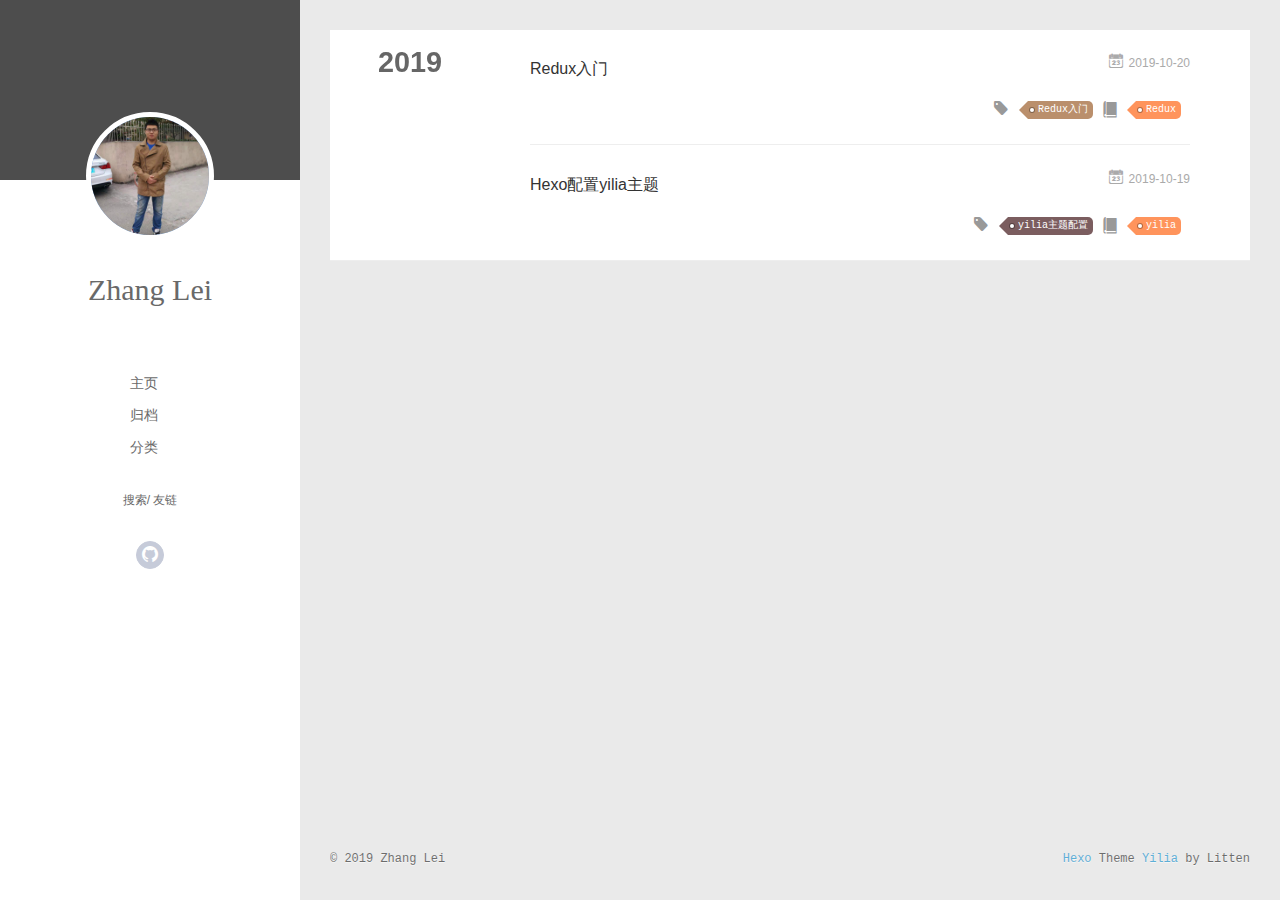
<file: archives/index.html>
<!DOCTYPE html>
<html>
<head>
  <meta charset="utf-8">
  
  <meta name="renderer" content="webkit">
  <meta http-equiv="X-UA-Compatible" content="IE=edge" >
  <link rel="dns-prefetch" href="http://yoursite.com">
  <title>Archives | Hexo</title>
  <meta name="viewport" content="width=device-width, initial-scale=1, maximum-scale=1">
  <meta property="og:type" content="website">
<meta property="og:title" content="Hexo">
<meta property="og:url" content="http:&#x2F;&#x2F;yoursite.com&#x2F;archives&#x2F;index.html">
<meta property="og:site_name" content="Hexo">
<meta property="og:locale" content="en">
<meta name="twitter:card" content="summary">
  
    <link rel="alternative" href="/atom.xml" title="Hexo" type="application/atom+xml">
  
  
    <link rel="icon" href="/favicon.png">
  
  <link rel="stylesheet" type="text/css" href="/./main.0cf68a.css">
  <style type="text/css">
  
    #container.show {
      background: linear-gradient(200deg,#a0cfe4,#e8c37e);
    }
  </style>
  

  

</head>

<body>
  <div id="container" q-class="show:isCtnShow">
    <canvas id="anm-canvas" class="anm-canvas"></canvas>
    <div class="left-col" q-class="show:isShow">
      
<div class="overlay" style="background: #4d4d4d"></div>
<div class="intrude-less">
	<header id="header" class="inner">
		<a href="/" class="profilepic">
			<img src="/assets/img/zhanglei.jpg" class="js-avatar">
		</a>
		<hgroup>
		  <h1 class="header-author"><a href="/">Zhang Lei</a></h1>
		</hgroup>
		

		<nav class="header-menu">
			<ul>
			
				<li><a href="/">主页</a></li>
	        
				<li><a href="/archives/index.html">归档</a></li>
	        
				<li><a href="/categories">分类</a></li>
	        
			</ul>
		</nav>
		<nav class="header-smart-menu">
    		
    			
    			<a q-on="click: openSlider(e, 'innerArchive')" href="javascript:void(0)">搜索</a>
    			
            
    			
    			<a q-on="click: openSlider(e, 'friends')" href="javascript:void(0)">友链</a>
    			
            
		</nav>
		<nav class="header-nav">
			<div class="social">
				
					<a class="github" target="_blank" href="https://github.com/zearler" title="github"><i class="icon-github"></i></a>
		        
			</div>
		</nav>
	</header>		
</div>

    </div>
    <div class="mid-col" q-class="show:isShow,hide:isShow|isFalse">
      
<nav id="mobile-nav">
  	<div class="overlay js-overlay" style="background: #4d4d4d"></div>
	<div class="btnctn js-mobile-btnctn">
  		<div class="slider-trigger list" q-on="click: openSlider(e)"><i class="icon icon-sort"></i></div>
	</div>
	<div class="intrude-less">
		<header id="header" class="inner">
			<div class="profilepic">
				<img src="/assets/img/zhanglei.jpg" class="js-avatar">
			</div>
			<hgroup>
			  <h1 class="header-author js-header-author">Zhang Lei</h1>
			</hgroup>
			
			
			
				
			
				
			
				
			
			
			
			<nav class="header-nav">
				<div class="social">
					
						<a class="github" target="_blank" href="https://github.com/zearler" title="github"><i class="icon-github"></i></a>
			        
				</div>
			</nav>

			<nav class="header-menu js-header-menu">
				<ul style="width: 70%">
				
				
					<li style="width: 33.333333333333336%"><a href="/">主页</a></li>
		        
					<li style="width: 33.333333333333336%"><a href="/archives/index.html">归档</a></li>
		        
					<li style="width: 33.333333333333336%"><a href="/categories">分类</a></li>
		        
				</ul>
			</nav>
		</header>				
	</div>
	<div class="mobile-mask" style="display:none" q-show="isShow"></div>
</nav>

      <div id="wrapper" class="body-wrap">
        <div class="menu-l">
          <div class="canvas-wrap">
            <canvas data-colors="#eaeaea" data-sectionHeight="100" data-contentId="js-content" id="myCanvas1" class="anm-canvas"></canvas>
          </div>
          <div id="js-content" class="content-ll">
            
  
  
    
    
      
      
      <section class="archives-wrap">
        <div class="archive-year-wrap">
          <a href="/archives/2019" class="archive-year">2019</a>
        </div>
        <div class="archives">
    
    <article class="archive-article archive-type-post">
  <div class="archive-article-inner">
    <header class="archive-article-header">
      	<div class="article-meta">
	      	<a href="/2019/10/20/Redux%E5%85%A5%E9%97%A8/" class="archive-article-date">
  	<time datetime="2019-10-20T09:41:13.000Z" itemprop="datePublished"><i class="icon-calendar icon"></i>2019-10-20</time>
</a>
        </div>
    	 
  
    <h1 itemprop="name">
      <a class="archive-article-title" href="/2019/10/20/Redux%E5%85%A5%E9%97%A8/">Redux入门</a>
    </h1>
  

        <div class="article-info info-on-right">
          
	<div class="article-tag tagcloud">
		<i class="icon-price-tags icon"></i>
		<ul class="article-tag-list">
			 
        		<li class="article-tag-list-item">
        			<a href="javascript:void(0)" class="js-tag article-tag-list-link color3">Redux入门</a>
        		</li>
      		
		</ul>
	</div>

          
	<div class="article-category tagcloud">
		<i class="icon-book icon"></i>
		<ul class="article-tag-list">
			 
        		<li class="article-tag-list-item">
        			<a href="/categories/Redux//" class="article-tag-list-link color1">Redux</a>
        		</li>
      		
		</ul>
	</div>


        </div>
        <div class="clearfix"></div>
    </header>
  </div>
</article>
  
    
    
    <article class="archive-article archive-type-post">
  <div class="archive-article-inner">
    <header class="archive-article-header">
      	<div class="article-meta">
	      	<a href="/2019/10/19/Hexo%E9%85%8D%E7%BD%AEyilia%E4%B8%BB%E9%A2%98/" class="archive-article-date">
  	<time datetime="2019-10-19T09:03:49.000Z" itemprop="datePublished"><i class="icon-calendar icon"></i>2019-10-19</time>
</a>
        </div>
    	 
  
    <h1 itemprop="name">
      <a class="archive-article-title" href="/2019/10/19/Hexo%E9%85%8D%E7%BD%AEyilia%E4%B8%BB%E9%A2%98/">Hexo配置yilia主题</a>
    </h1>
  

        <div class="article-info info-on-right">
          
	<div class="article-tag tagcloud">
		<i class="icon-price-tags icon"></i>
		<ul class="article-tag-list">
			 
        		<li class="article-tag-list-item">
        			<a href="javascript:void(0)" class="js-tag article-tag-list-link color5">yilia主题配置</a>
        		</li>
      		
		</ul>
	</div>

          
	<div class="article-category tagcloud">
		<i class="icon-book icon"></i>
		<ul class="article-tag-list">
			 
        		<li class="article-tag-list-item">
        			<a href="/categories/yilia//" class="article-tag-list-link color1">yilia</a>
        		</li>
      		
		</ul>
	</div>


        </div>
        <div class="clearfix"></div>
    </header>
  </div>
</article>
  
  
    </div></section>
  

    


          </div>
        </div>
      </div>
      <footer id="footer">
  <div class="outer">
    <div id="footer-info">
    	<div class="footer-left">
    		&copy; 2019 Zhang Lei
    	</div>
      	<div class="footer-right">
      		<a href="http://hexo.io/" target="_blank">Hexo</a>  Theme <a href="https://github.com/litten/hexo-theme-yilia" target="_blank">Yilia</a> by Litten
      	</div>
    </div>
  </div>
</footer>
    </div>
    <script>
	var yiliaConfig = {
		mathjax: false,
		isHome: false,
		isPost: false,
		isArchive: true,
		isTag: false,
		isCategory: false,
		open_in_new: false,
		toc_hide_index: true,
		root: "/",
		innerArchive: true,
		showTags: false
	}
</script>

<script>!function(t){function n(e){if(r[e])return r[e].exports;var i=r[e]={exports:{},id:e,loaded:!1};return t[e].call(i.exports,i,i.exports,n),i.loaded=!0,i.exports}var r={};n.m=t,n.c=r,n.p="./",n(0)}([function(t,n,r){r(195),t.exports=r(191)},function(t,n,r){var e=r(3),i=r(52),o=r(27),u=r(28),c=r(53),f="prototype",a=function(t,n,r){var s,l,h,v,p=t&a.F,d=t&a.G,y=t&a.S,g=t&a.P,b=t&a.B,m=d?e:y?e[n]||(e[n]={}):(e[n]||{})[f],x=d?i:i[n]||(i[n]={}),w=x[f]||(x[f]={});d&&(r=n);for(s in r)l=!p&&m&&void 0!==m[s],h=(l?m:r)[s],v=b&&l?c(h,e):g&&"function"==typeof h?c(Function.call,h):h,m&&u(m,s,h,t&a.U),x[s]!=h&&o(x,s,v),g&&w[s]!=h&&(w[s]=h)};e.core=i,a.F=1,a.G=2,a.S=4,a.P=8,a.B=16,a.W=32,a.U=64,a.R=128,t.exports=a},function(t,n,r){var e=r(6);t.exports=function(t){if(!e(t))throw TypeError(t+" is not an object!");return t}},function(t,n){var r=t.exports="undefined"!=typeof window&&window.Math==Math?window:"undefined"!=typeof self&&self.Math==Math?self:Function("return this")();"number"==typeof __g&&(__g=r)},function(t,n){t.exports=function(t){try{return!!t()}catch(t){return!0}}},function(t,n){var r=t.exports="undefined"!=typeof window&&window.Math==Math?window:"undefined"!=typeof self&&self.Math==Math?self:Function("return this")();"number"==typeof __g&&(__g=r)},function(t,n){t.exports=function(t){return"object"==typeof t?null!==t:"function"==typeof t}},function(t,n,r){var e=r(126)("wks"),i=r(76),o=r(3).Symbol,u="function"==typeof o;(t.exports=function(t){return e[t]||(e[t]=u&&o[t]||(u?o:i)("Symbol."+t))}).store=e},function(t,n){var r={}.hasOwnProperty;t.exports=function(t,n){return r.call(t,n)}},function(t,n,r){var e=r(94),i=r(33);t.exports=function(t){return e(i(t))}},function(t,n,r){t.exports=!r(4)(function(){return 7!=Object.defineProperty({},"a",{get:function(){return 7}}).a})},function(t,n,r){var e=r(2),i=r(167),o=r(50),u=Object.defineProperty;n.f=r(10)?Object.defineProperty:function(t,n,r){if(e(t),n=o(n,!0),e(r),i)try{return u(t,n,r)}catch(t){}if("get"in r||"set"in r)throw TypeError("Accessors not supported!");return"value"in r&&(t[n]=r.value),t}},function(t,n,r){t.exports=!r(18)(function(){return 7!=Object.defineProperty({},"a",{get:function(){return 7}}).a})},function(t,n,r){var e=r(14),i=r(22);t.exports=r(12)?function(t,n,r){return e.f(t,n,i(1,r))}:function(t,n,r){return t[n]=r,t}},function(t,n,r){var e=r(20),i=r(58),o=r(42),u=Object.defineProperty;n.f=r(12)?Object.defineProperty:function(t,n,r){if(e(t),n=o(n,!0),e(r),i)try{return u(t,n,r)}catch(t){}if("get"in r||"set"in r)throw TypeError("Accessors not supported!");return"value"in r&&(t[n]=r.value),t}},function(t,n,r){var e=r(40)("wks"),i=r(23),o=r(5).Symbol,u="function"==typeof o;(t.exports=function(t){return e[t]||(e[t]=u&&o[t]||(u?o:i)("Symbol."+t))}).store=e},function(t,n,r){var e=r(67),i=Math.min;t.exports=function(t){return t>0?i(e(t),9007199254740991):0}},function(t,n,r){var e=r(46);t.exports=function(t){return Object(e(t))}},function(t,n){t.exports=function(t){try{return!!t()}catch(t){return!0}}},function(t,n,r){var e=r(63),i=r(34);t.exports=Object.keys||function(t){return e(t,i)}},function(t,n,r){var e=r(21);t.exports=function(t){if(!e(t))throw TypeError(t+" is not an object!");return t}},function(t,n){t.exports=function(t){return"object"==typeof t?null!==t:"function"==typeof t}},function(t,n){t.exports=function(t,n){return{enumerable:!(1&t),configurable:!(2&t),writable:!(4&t),value:n}}},function(t,n){var r=0,e=Math.random();t.exports=function(t){return"Symbol(".concat(void 0===t?"":t,")_",(++r+e).toString(36))}},function(t,n){var r={}.hasOwnProperty;t.exports=function(t,n){return r.call(t,n)}},function(t,n){var r=t.exports={version:"2.4.0"};"number"==typeof __e&&(__e=r)},function(t,n){t.exports=function(t){if("function"!=typeof t)throw TypeError(t+" is not a function!");return t}},function(t,n,r){var e=r(11),i=r(66);t.exports=r(10)?function(t,n,r){return e.f(t,n,i(1,r))}:function(t,n,r){return t[n]=r,t}},function(t,n,r){var e=r(3),i=r(27),o=r(24),u=r(76)("src"),c="toString",f=Function[c],a=(""+f).split(c);r(52).inspectSource=function(t){return f.call(t)},(t.exports=function(t,n,r,c){var f="function"==typeof r;f&&(o(r,"name")||i(r,"name",n)),t[n]!==r&&(f&&(o(r,u)||i(r,u,t[n]?""+t[n]:a.join(String(n)))),t===e?t[n]=r:c?t[n]?t[n]=r:i(t,n,r):(delete t[n],i(t,n,r)))})(Function.prototype,c,function(){return"function"==typeof this&&this[u]||f.call(this)})},function(t,n,r){var e=r(1),i=r(4),o=r(46),u=function(t,n,r,e){var i=String(o(t)),u="<"+n;return""!==r&&(u+=" "+r+'="'+String(e).replace(/"/g,"&quot;")+'"'),u+">"+i+"</"+n+">"};t.exports=function(t,n){var r={};r[t]=n(u),e(e.P+e.F*i(function(){var n=""[t]('"');return n!==n.toLowerCase()||n.split('"').length>3}),"String",r)}},function(t,n,r){var e=r(115),i=r(46);t.exports=function(t){return e(i(t))}},function(t,n,r){var e=r(116),i=r(66),o=r(30),u=r(50),c=r(24),f=r(167),a=Object.getOwnPropertyDescriptor;n.f=r(10)?a:function(t,n){if(t=o(t),n=u(n,!0),f)try{return a(t,n)}catch(t){}if(c(t,n))return i(!e.f.call(t,n),t[n])}},function(t,n,r){var e=r(24),i=r(17),o=r(145)("IE_PROTO"),u=Object.prototype;t.exports=Object.getPrototypeOf||function(t){return t=i(t),e(t,o)?t[o]:"function"==typeof t.constructor&&t instanceof t.constructor?t.constructor.prototype:t instanceof Object?u:null}},function(t,n){t.exports=function(t){if(void 0==t)throw TypeError("Can't call method on  "+t);return t}},function(t,n){t.exports="constructor,hasOwnProperty,isPrototypeOf,propertyIsEnumerable,toLocaleString,toString,valueOf".split(",")},function(t,n){t.exports={}},function(t,n){t.exports=!0},function(t,n){n.f={}.propertyIsEnumerable},function(t,n,r){var e=r(14).f,i=r(8),o=r(15)("toStringTag");t.exports=function(t,n,r){t&&!i(t=r?t:t.prototype,o)&&e(t,o,{configurable:!0,value:n})}},function(t,n,r){var e=r(40)("keys"),i=r(23);t.exports=function(t){return e[t]||(e[t]=i(t))}},function(t,n,r){var e=r(5),i="__core-js_shared__",o=e[i]||(e[i]={});t.exports=function(t){return o[t]||(o[t]={})}},function(t,n){var r=Math.ceil,e=Math.floor;t.exports=function(t){return isNaN(t=+t)?0:(t>0?e:r)(t)}},function(t,n,r){var e=r(21);t.exports=function(t,n){if(!e(t))return t;var r,i;if(n&&"function"==typeof(r=t.toString)&&!e(i=r.call(t)))return i;if("function"==typeof(r=t.valueOf)&&!e(i=r.call(t)))return i;if(!n&&"function"==typeof(r=t.toString)&&!e(i=r.call(t)))return i;throw TypeError("Can't convert object to primitive value")}},function(t,n,r){var e=r(5),i=r(25),o=r(36),u=r(44),c=r(14).f;t.exports=function(t){var n=i.Symbol||(i.Symbol=o?{}:e.Symbol||{});"_"==t.charAt(0)||t in n||c(n,t,{value:u.f(t)})}},function(t,n,r){n.f=r(15)},function(t,n){var r={}.toString;t.exports=function(t){return r.call(t).slice(8,-1)}},function(t,n){t.exports=function(t){if(void 0==t)throw TypeError("Can't call method on  "+t);return t}},function(t,n,r){var e=r(4);t.exports=function(t,n){return!!t&&e(function(){n?t.call(null,function(){},1):t.call(null)})}},function(t,n,r){var e=r(53),i=r(115),o=r(17),u=r(16),c=r(203);t.exports=function(t,n){var r=1==t,f=2==t,a=3==t,s=4==t,l=6==t,h=5==t||l,v=n||c;return function(n,c,p){for(var d,y,g=o(n),b=i(g),m=e(c,p,3),x=u(b.length),w=0,S=r?v(n,x):f?v(n,0):void 0;x>w;w++)if((h||w in b)&&(d=b[w],y=m(d,w,g),t))if(r)S[w]=y;else if(y)switch(t){case 3:return!0;case 5:return d;case 6:return w;case 2:S.push(d)}else if(s)return!1;return l?-1:a||s?s:S}}},function(t,n,r){var e=r(1),i=r(52),o=r(4);t.exports=function(t,n){var r=(i.Object||{})[t]||Object[t],u={};u[t]=n(r),e(e.S+e.F*o(function(){r(1)}),"Object",u)}},function(t,n,r){var e=r(6);t.exports=function(t,n){if(!e(t))return t;var r,i;if(n&&"function"==typeof(r=t.toString)&&!e(i=r.call(t)))return i;if("function"==typeof(r=t.valueOf)&&!e(i=r.call(t)))return i;if(!n&&"function"==typeof(r=t.toString)&&!e(i=r.call(t)))return i;throw TypeError("Can't convert object to primitive value")}},function(t,n,r){var e=r(5),i=r(25),o=r(91),u=r(13),c="prototype",f=function(t,n,r){var a,s,l,h=t&f.F,v=t&f.G,p=t&f.S,d=t&f.P,y=t&f.B,g=t&f.W,b=v?i:i[n]||(i[n]={}),m=b[c],x=v?e:p?e[n]:(e[n]||{})[c];v&&(r=n);for(a in r)(s=!h&&x&&void 0!==x[a])&&a in b||(l=s?x[a]:r[a],b[a]=v&&"function"!=typeof x[a]?r[a]:y&&s?o(l,e):g&&x[a]==l?function(t){var n=function(n,r,e){if(this instanceof t){switch(arguments.length){case 0:return new t;case 1:return new t(n);case 2:return new t(n,r)}return new t(n,r,e)}return t.apply(this,arguments)};return n[c]=t[c],n}(l):d&&"function"==typeof l?o(Function.call,l):l,d&&((b.virtual||(b.virtual={}))[a]=l,t&f.R&&m&&!m[a]&&u(m,a,l)))};f.F=1,f.G=2,f.S=4,f.P=8,f.B=16,f.W=32,f.U=64,f.R=128,t.exports=f},function(t,n){var r=t.exports={version:"2.4.0"};"number"==typeof __e&&(__e=r)},function(t,n,r){var e=r(26);t.exports=function(t,n,r){if(e(t),void 0===n)return t;switch(r){case 1:return function(r){return t.call(n,r)};case 2:return function(r,e){return t.call(n,r,e)};case 3:return function(r,e,i){return t.call(n,r,e,i)}}return function(){return t.apply(n,arguments)}}},function(t,n,r){var e=r(183),i=r(1),o=r(126)("metadata"),u=o.store||(o.store=new(r(186))),c=function(t,n,r){var i=u.get(t);if(!i){if(!r)return;u.set(t,i=new e)}var o=i.get(n);if(!o){if(!r)return;i.set(n,o=new e)}return o},f=function(t,n,r){var e=c(n,r,!1);return void 0!==e&&e.has(t)},a=function(t,n,r){var e=c(n,r,!1);return void 0===e?void 0:e.get(t)},s=function(t,n,r,e){c(r,e,!0).set(t,n)},l=function(t,n){var r=c(t,n,!1),e=[];return r&&r.forEach(function(t,n){e.push(n)}),e},h=function(t){return void 0===t||"symbol"==typeof t?t:String(t)},v=function(t){i(i.S,"Reflect",t)};t.exports={store:u,map:c,has:f,get:a,set:s,keys:l,key:h,exp:v}},function(t,n,r){"use strict";if(r(10)){var e=r(69),i=r(3),o=r(4),u=r(1),c=r(127),f=r(152),a=r(53),s=r(68),l=r(66),h=r(27),v=r(73),p=r(67),d=r(16),y=r(75),g=r(50),b=r(24),m=r(180),x=r(114),w=r(6),S=r(17),_=r(137),O=r(70),E=r(32),P=r(71).f,j=r(154),F=r(76),M=r(7),A=r(48),N=r(117),T=r(146),I=r(155),k=r(80),L=r(123),R=r(74),C=r(130),D=r(160),U=r(11),W=r(31),G=U.f,B=W.f,V=i.RangeError,z=i.TypeError,q=i.Uint8Array,K="ArrayBuffer",J="Shared"+K,Y="BYTES_PER_ELEMENT",H="prototype",$=Array[H],X=f.ArrayBuffer,Q=f.DataView,Z=A(0),tt=A(2),nt=A(3),rt=A(4),et=A(5),it=A(6),ot=N(!0),ut=N(!1),ct=I.values,ft=I.keys,at=I.entries,st=$.lastIndexOf,lt=$.reduce,ht=$.reduceRight,vt=$.join,pt=$.sort,dt=$.slice,yt=$.toString,gt=$.toLocaleString,bt=M("iterator"),mt=M("toStringTag"),xt=F("typed_constructor"),wt=F("def_constructor"),St=c.CONSTR,_t=c.TYPED,Ot=c.VIEW,Et="Wrong length!",Pt=A(1,function(t,n){return Tt(T(t,t[wt]),n)}),jt=o(function(){return 1===new q(new Uint16Array([1]).buffer)[0]}),Ft=!!q&&!!q[H].set&&o(function(){new q(1).set({})}),Mt=function(t,n){if(void 0===t)throw z(Et);var r=+t,e=d(t);if(n&&!m(r,e))throw V(Et);return e},At=function(t,n){var r=p(t);if(r<0||r%n)throw V("Wrong offset!");return r},Nt=function(t){if(w(t)&&_t in t)return t;throw z(t+" is not a typed array!")},Tt=function(t,n){if(!(w(t)&&xt in t))throw z("It is not a typed array constructor!");return new t(n)},It=function(t,n){return kt(T(t,t[wt]),n)},kt=function(t,n){for(var r=0,e=n.length,i=Tt(t,e);e>r;)i[r]=n[r++];return i},Lt=function(t,n,r){G(t,n,{get:function(){return this._d[r]}})},Rt=function(t){var n,r,e,i,o,u,c=S(t),f=arguments.length,s=f>1?arguments[1]:void 0,l=void 0!==s,h=j(c);if(void 0!=h&&!_(h)){for(u=h.call(c),e=[],n=0;!(o=u.next()).done;n++)e.push(o.value);c=e}for(l&&f>2&&(s=a(s,arguments[2],2)),n=0,r=d(c.length),i=Tt(this,r);r>n;n++)i[n]=l?s(c[n],n):c[n];return i},Ct=function(){for(var t=0,n=arguments.length,r=Tt(this,n);n>t;)r[t]=arguments[t++];return r},Dt=!!q&&o(function(){gt.call(new q(1))}),Ut=function(){return gt.apply(Dt?dt.call(Nt(this)):Nt(this),arguments)},Wt={copyWithin:function(t,n){return D.call(Nt(this),t,n,arguments.length>2?arguments[2]:void 0)},every:function(t){return rt(Nt(this),t,arguments.length>1?arguments[1]:void 0)},fill:function(t){return C.apply(Nt(this),arguments)},filter:function(t){return It(this,tt(Nt(this),t,arguments.length>1?arguments[1]:void 0))},find:function(t){return et(Nt(this),t,arguments.length>1?arguments[1]:void 0)},findIndex:function(t){return it(Nt(this),t,arguments.length>1?arguments[1]:void 0)},forEach:function(t){Z(Nt(this),t,arguments.length>1?arguments[1]:void 0)},indexOf:function(t){return ut(Nt(this),t,arguments.length>1?arguments[1]:void 0)},includes:function(t){return ot(Nt(this),t,arguments.length>1?arguments[1]:void 0)},join:function(t){return vt.apply(Nt(this),arguments)},lastIndexOf:function(t){return st.apply(Nt(this),arguments)},map:function(t){return Pt(Nt(this),t,arguments.length>1?arguments[1]:void 0)},reduce:function(t){return lt.apply(Nt(this),arguments)},reduceRight:function(t){return ht.apply(Nt(this),arguments)},reverse:function(){for(var t,n=this,r=Nt(n).length,e=Math.floor(r/2),i=0;i<e;)t=n[i],n[i++]=n[--r],n[r]=t;return n},some:function(t){return nt(Nt(this),t,arguments.length>1?arguments[1]:void 0)},sort:function(t){return pt.call(Nt(this),t)},subarray:function(t,n){var r=Nt(this),e=r.length,i=y(t,e);return new(T(r,r[wt]))(r.buffer,r.byteOffset+i*r.BYTES_PER_ELEMENT,d((void 0===n?e:y(n,e))-i))}},Gt=function(t,n){return It(this,dt.call(Nt(this),t,n))},Bt=function(t){Nt(this);var n=At(arguments[1],1),r=this.length,e=S(t),i=d(e.length),o=0;if(i+n>r)throw V(Et);for(;o<i;)this[n+o]=e[o++]},Vt={entries:function(){return at.call(Nt(this))},keys:function(){return ft.call(Nt(this))},values:function(){return ct.call(Nt(this))}},zt=function(t,n){return w(t)&&t[_t]&&"symbol"!=typeof n&&n in t&&String(+n)==String(n)},qt=function(t,n){return zt(t,n=g(n,!0))?l(2,t[n]):B(t,n)},Kt=function(t,n,r){return!(zt(t,n=g(n,!0))&&w(r)&&b(r,"value"))||b(r,"get")||b(r,"set")||r.configurable||b(r,"writable")&&!r.writable||b(r,"enumerable")&&!r.enumerable?G(t,n,r):(t[n]=r.value,t)};St||(W.f=qt,U.f=Kt),u(u.S+u.F*!St,"Object",{getOwnPropertyDescriptor:qt,defineProperty:Kt}),o(function(){yt.call({})})&&(yt=gt=function(){return vt.call(this)});var Jt=v({},Wt);v(Jt,Vt),h(Jt,bt,Vt.values),v(Jt,{slice:Gt,set:Bt,constructor:function(){},toString:yt,toLocaleString:Ut}),Lt(Jt,"buffer","b"),Lt(Jt,"byteOffset","o"),Lt(Jt,"byteLength","l"),Lt(Jt,"length","e"),G(Jt,mt,{get:function(){return this[_t]}}),t.exports=function(t,n,r,f){f=!!f;var a=t+(f?"Clamped":"")+"Array",l="Uint8Array"!=a,v="get"+t,p="set"+t,y=i[a],g=y||{},b=y&&E(y),m=!y||!c.ABV,S={},_=y&&y[H],j=function(t,r){var e=t._d;return e.v[v](r*n+e.o,jt)},F=function(t,r,e){var i=t._d;f&&(e=(e=Math.round(e))<0?0:e>255?255:255&e),i.v[p](r*n+i.o,e,jt)},M=function(t,n){G(t,n,{get:function(){return j(this,n)},set:function(t){return F(this,n,t)},enumerable:!0})};m?(y=r(function(t,r,e,i){s(t,y,a,"_d");var o,u,c,f,l=0,v=0;if(w(r)){if(!(r instanceof X||(f=x(r))==K||f==J))return _t in r?kt(y,r):Rt.call(y,r);o=r,v=At(e,n);var p=r.byteLength;if(void 0===i){if(p%n)throw V(Et);if((u=p-v)<0)throw V(Et)}else if((u=d(i)*n)+v>p)throw V(Et);c=u/n}else c=Mt(r,!0),u=c*n,o=new X(u);for(h(t,"_d",{b:o,o:v,l:u,e:c,v:new Q(o)});l<c;)M(t,l++)}),_=y[H]=O(Jt),h(_,"constructor",y)):L(function(t){new y(null),new y(t)},!0)||(y=r(function(t,r,e,i){s(t,y,a);var o;return w(r)?r instanceof X||(o=x(r))==K||o==J?void 0!==i?new g(r,At(e,n),i):void 0!==e?new g(r,At(e,n)):new g(r):_t in r?kt(y,r):Rt.call(y,r):new g(Mt(r,l))}),Z(b!==Function.prototype?P(g).concat(P(b)):P(g),function(t){t in y||h(y,t,g[t])}),y[H]=_,e||(_.constructor=y));var A=_[bt],N=!!A&&("values"==A.name||void 0==A.name),T=Vt.values;h(y,xt,!0),h(_,_t,a),h(_,Ot,!0),h(_,wt,y),(f?new y(1)[mt]==a:mt in _)||G(_,mt,{get:function(){return a}}),S[a]=y,u(u.G+u.W+u.F*(y!=g),S),u(u.S,a,{BYTES_PER_ELEMENT:n,from:Rt,of:Ct}),Y in _||h(_,Y,n),u(u.P,a,Wt),R(a),u(u.P+u.F*Ft,a,{set:Bt}),u(u.P+u.F*!N,a,Vt),u(u.P+u.F*(_.toString!=yt),a,{toString:yt}),u(u.P+u.F*o(function(){new y(1).slice()}),a,{slice:Gt}),u(u.P+u.F*(o(function(){return[1,2].toLocaleString()!=new y([1,2]).toLocaleString()})||!o(function(){_.toLocaleString.call([1,2])})),a,{toLocaleString:Ut}),k[a]=N?A:T,e||N||h(_,bt,T)}}else t.exports=function(){}},function(t,n){var r={}.toString;t.exports=function(t){return r.call(t).slice(8,-1)}},function(t,n,r){var e=r(21),i=r(5).document,o=e(i)&&e(i.createElement);t.exports=function(t){return o?i.createElement(t):{}}},function(t,n,r){t.exports=!r(12)&&!r(18)(function(){return 7!=Object.defineProperty(r(57)("div"),"a",{get:function(){return 7}}).a})},function(t,n,r){"use strict";var e=r(36),i=r(51),o=r(64),u=r(13),c=r(8),f=r(35),a=r(96),s=r(38),l=r(103),h=r(15)("iterator"),v=!([].keys&&"next"in[].keys()),p="keys",d="values",y=function(){return this};t.exports=function(t,n,r,g,b,m,x){a(r,n,g);var w,S,_,O=function(t){if(!v&&t in F)return F[t];switch(t){case p:case d:return function(){return new r(this,t)}}return function(){return new r(this,t)}},E=n+" Iterator",P=b==d,j=!1,F=t.prototype,M=F[h]||F["@@iterator"]||b&&F[b],A=M||O(b),N=b?P?O("entries"):A:void 0,T="Array"==n?F.entries||M:M;if(T&&(_=l(T.call(new t)))!==Object.prototype&&(s(_,E,!0),e||c(_,h)||u(_,h,y)),P&&M&&M.name!==d&&(j=!0,A=function(){return M.call(this)}),e&&!x||!v&&!j&&F[h]||u(F,h,A),f[n]=A,f[E]=y,b)if(w={values:P?A:O(d),keys:m?A:O(p),entries:N},x)for(S in w)S in F||o(F,S,w[S]);else i(i.P+i.F*(v||j),n,w);return w}},function(t,n,r){var e=r(20),i=r(100),o=r(34),u=r(39)("IE_PROTO"),c=function(){},f="prototype",a=function(){var t,n=r(57)("iframe"),e=o.length;for(n.style.display="none",r(93).appendChild(n),n.src="javascript:",t=n.contentWindow.document,t.open(),t.write("<script>document.F=Object<\/script>"),t.close(),a=t.F;e--;)delete a[f][o[e]];return a()};t.exports=Object.create||function(t,n){var r;return null!==t?(c[f]=e(t),r=new c,c[f]=null,r[u]=t):r=a(),void 0===n?r:i(r,n)}},function(t,n,r){var e=r(63),i=r(34).concat("length","prototype");n.f=Object.getOwnPropertyNames||function(t){return e(t,i)}},function(t,n){n.f=Object.getOwnPropertySymbols},function(t,n,r){var e=r(8),i=r(9),o=r(90)(!1),u=r(39)("IE_PROTO");t.exports=function(t,n){var r,c=i(t),f=0,a=[];for(r in c)r!=u&&e(c,r)&&a.push(r);for(;n.length>f;)e(c,r=n[f++])&&(~o(a,r)||a.push(r));return a}},function(t,n,r){t.exports=r(13)},function(t,n,r){var e=r(76)("meta"),i=r(6),o=r(24),u=r(11).f,c=0,f=Object.isExtensible||function(){return!0},a=!r(4)(function(){return f(Object.preventExtensions({}))}),s=function(t){u(t,e,{value:{i:"O"+ ++c,w:{}}})},l=function(t,n){if(!i(t))return"symbol"==typeof t?t:("string"==typeof t?"S":"P")+t;if(!o(t,e)){if(!f(t))return"F";if(!n)return"E";s(t)}return t[e].i},h=function(t,n){if(!o(t,e)){if(!f(t))return!0;if(!n)return!1;s(t)}return t[e].w},v=function(t){return a&&p.NEED&&f(t)&&!o(t,e)&&s(t),t},p=t.exports={KEY:e,NEED:!1,fastKey:l,getWeak:h,onFreeze:v}},function(t,n){t.exports=function(t,n){return{enumerable:!(1&t),configurable:!(2&t),writable:!(4&t),value:n}}},function(t,n){var r=Math.ceil,e=Math.floor;t.exports=function(t){return isNaN(t=+t)?0:(t>0?e:r)(t)}},function(t,n){t.exports=function(t,n,r,e){if(!(t instanceof n)||void 0!==e&&e in t)throw TypeError(r+": incorrect invocation!");return t}},function(t,n){t.exports=!1},function(t,n,r){var e=r(2),i=r(173),o=r(133),u=r(145)("IE_PROTO"),c=function(){},f="prototype",a=function(){var t,n=r(132)("iframe"),e=o.length;for(n.style.display="none",r(135).appendChild(n),n.src="javascript:",t=n.contentWindow.document,t.open(),t.write("<script>document.F=Object<\/script>"),t.close(),a=t.F;e--;)delete a[f][o[e]];return a()};t.exports=Object.create||function(t,n){var r;return null!==t?(c[f]=e(t),r=new c,c[f]=null,r[u]=t):r=a(),void 0===n?r:i(r,n)}},function(t,n,r){var e=r(175),i=r(133).concat("length","prototype");n.f=Object.getOwnPropertyNames||function(t){return e(t,i)}},function(t,n,r){var e=r(175),i=r(133);t.exports=Object.keys||function(t){return e(t,i)}},function(t,n,r){var e=r(28);t.exports=function(t,n,r){for(var i in n)e(t,i,n[i],r);return t}},function(t,n,r){"use strict";var e=r(3),i=r(11),o=r(10),u=r(7)("species");t.exports=function(t){var n=e[t];o&&n&&!n[u]&&i.f(n,u,{configurable:!0,get:function(){return this}})}},function(t,n,r){var e=r(67),i=Math.max,o=Math.min;t.exports=function(t,n){return t=e(t),t<0?i(t+n,0):o(t,n)}},function(t,n){var r=0,e=Math.random();t.exports=function(t){return"Symbol(".concat(void 0===t?"":t,")_",(++r+e).toString(36))}},function(t,n,r){var e=r(33);t.exports=function(t){return Object(e(t))}},function(t,n,r){var e=r(7)("unscopables"),i=Array.prototype;void 0==i[e]&&r(27)(i,e,{}),t.exports=function(t){i[e][t]=!0}},function(t,n,r){var e=r(53),i=r(169),o=r(137),u=r(2),c=r(16),f=r(154),a={},s={},n=t.exports=function(t,n,r,l,h){var v,p,d,y,g=h?function(){return t}:f(t),b=e(r,l,n?2:1),m=0;if("function"!=typeof g)throw TypeError(t+" is not iterable!");if(o(g)){for(v=c(t.length);v>m;m++)if((y=n?b(u(p=t[m])[0],p[1]):b(t[m]))===a||y===s)return y}else for(d=g.call(t);!(p=d.next()).done;)if((y=i(d,b,p.value,n))===a||y===s)return y};n.BREAK=a,n.RETURN=s},function(t,n){t.exports={}},function(t,n,r){var e=r(11).f,i=r(24),o=r(7)("toStringTag");t.exports=function(t,n,r){t&&!i(t=r?t:t.prototype,o)&&e(t,o,{configurable:!0,value:n})}},function(t,n,r){var e=r(1),i=r(46),o=r(4),u=r(150),c="["+u+"]",f="​",a=RegExp("^"+c+c+"*"),s=RegExp(c+c+"*$"),l=function(t,n,r){var i={},c=o(function(){return!!u[t]()||f[t]()!=f}),a=i[t]=c?n(h):u[t];r&&(i[r]=a),e(e.P+e.F*c,"String",i)},h=l.trim=function(t,n){return t=String(i(t)),1&n&&(t=t.replace(a,"")),2&n&&(t=t.replace(s,"")),t};t.exports=l},function(t,n,r){t.exports={default:r(86),__esModule:!0}},function(t,n,r){t.exports={default:r(87),__esModule:!0}},function(t,n,r){"use strict";function e(t){return t&&t.__esModule?t:{default:t}}n.__esModule=!0;var i=r(84),o=e(i),u=r(83),c=e(u),f="function"==typeof c.default&&"symbol"==typeof o.default?function(t){return typeof t}:function(t){return t&&"function"==typeof c.default&&t.constructor===c.default&&t!==c.default.prototype?"symbol":typeof t};n.default="function"==typeof c.default&&"symbol"===f(o.default)?function(t){return void 0===t?"undefined":f(t)}:function(t){return t&&"function"==typeof c.default&&t.constructor===c.default&&t!==c.default.prototype?"symbol":void 0===t?"undefined":f(t)}},function(t,n,r){r(110),r(108),r(111),r(112),t.exports=r(25).Symbol},function(t,n,r){r(109),r(113),t.exports=r(44).f("iterator")},function(t,n){t.exports=function(t){if("function"!=typeof t)throw TypeError(t+" is not a function!");return t}},function(t,n){t.exports=function(){}},function(t,n,r){var e=r(9),i=r(106),o=r(105);t.exports=function(t){return function(n,r,u){var c,f=e(n),a=i(f.length),s=o(u,a);if(t&&r!=r){for(;a>s;)if((c=f[s++])!=c)return!0}else for(;a>s;s++)if((t||s in f)&&f[s]===r)return t||s||0;return!t&&-1}}},function(t,n,r){var e=r(88);t.exports=function(t,n,r){if(e(t),void 0===n)return t;switch(r){case 1:return function(r){return t.call(n,r)};case 2:return function(r,e){return t.call(n,r,e)};case 3:return function(r,e,i){return t.call(n,r,e,i)}}return function(){return t.apply(n,arguments)}}},function(t,n,r){var e=r(19),i=r(62),o=r(37);t.exports=function(t){var n=e(t),r=i.f;if(r)for(var u,c=r(t),f=o.f,a=0;c.length>a;)f.call(t,u=c[a++])&&n.push(u);return n}},function(t,n,r){t.exports=r(5).document&&document.documentElement},function(t,n,r){var e=r(56);t.exports=Object("z").propertyIsEnumerable(0)?Object:function(t){return"String"==e(t)?t.split(""):Object(t)}},function(t,n,r){var e=r(56);t.exports=Array.isArray||function(t){return"Array"==e(t)}},function(t,n,r){"use strict";var e=r(60),i=r(22),o=r(38),u={};r(13)(u,r(15)("iterator"),function(){return this}),t.exports=function(t,n,r){t.prototype=e(u,{next:i(1,r)}),o(t,n+" Iterator")}},function(t,n){t.exports=function(t,n){return{value:n,done:!!t}}},function(t,n,r){var e=r(19),i=r(9);t.exports=function(t,n){for(var r,o=i(t),u=e(o),c=u.length,f=0;c>f;)if(o[r=u[f++]]===n)return r}},function(t,n,r){var e=r(23)("meta"),i=r(21),o=r(8),u=r(14).f,c=0,f=Object.isExtensible||function(){return!0},a=!r(18)(function(){return f(Object.preventExtensions({}))}),s=function(t){u(t,e,{value:{i:"O"+ ++c,w:{}}})},l=function(t,n){if(!i(t))return"symbol"==typeof t?t:("string"==typeof t?"S":"P")+t;if(!o(t,e)){if(!f(t))return"F";if(!n)return"E";s(t)}return t[e].i},h=function(t,n){if(!o(t,e)){if(!f(t))return!0;if(!n)return!1;s(t)}return t[e].w},v=function(t){return a&&p.NEED&&f(t)&&!o(t,e)&&s(t),t},p=t.exports={KEY:e,NEED:!1,fastKey:l,getWeak:h,onFreeze:v}},function(t,n,r){var e=r(14),i=r(20),o=r(19);t.exports=r(12)?Object.defineProperties:function(t,n){i(t);for(var r,u=o(n),c=u.length,f=0;c>f;)e.f(t,r=u[f++],n[r]);return t}},function(t,n,r){var e=r(37),i=r(22),o=r(9),u=r(42),c=r(8),f=r(58),a=Object.getOwnPropertyDescriptor;n.f=r(12)?a:function(t,n){if(t=o(t),n=u(n,!0),f)try{return a(t,n)}catch(t){}if(c(t,n))return i(!e.f.call(t,n),t[n])}},function(t,n,r){var e=r(9),i=r(61).f,o={}.toString,u="object"==typeof window&&window&&Object.getOwnPropertyNames?Object.getOwnPropertyNames(window):[],c=function(t){try{return i(t)}catch(t){return u.slice()}};t.exports.f=function(t){return u&&"[object Window]"==o.call(t)?c(t):i(e(t))}},function(t,n,r){var e=r(8),i=r(77),o=r(39)("IE_PROTO"),u=Object.prototype;t.exports=Object.getPrototypeOf||function(t){return t=i(t),e(t,o)?t[o]:"function"==typeof t.constructor&&t instanceof t.constructor?t.constructor.prototype:t instanceof Object?u:null}},function(t,n,r){var e=r(41),i=r(33);t.exports=function(t){return function(n,r){var o,u,c=String(i(n)),f=e(r),a=c.length;return f<0||f>=a?t?"":void 0:(o=c.charCodeAt(f),o<55296||o>56319||f+1===a||(u=c.charCodeAt(f+1))<56320||u>57343?t?c.charAt(f):o:t?c.slice(f,f+2):u-56320+(o-55296<<10)+65536)}}},function(t,n,r){var e=r(41),i=Math.max,o=Math.min;t.exports=function(t,n){return t=e(t),t<0?i(t+n,0):o(t,n)}},function(t,n,r){var e=r(41),i=Math.min;t.exports=function(t){return t>0?i(e(t),9007199254740991):0}},function(t,n,r){"use strict";var e=r(89),i=r(97),o=r(35),u=r(9);t.exports=r(59)(Array,"Array",function(t,n){this._t=u(t),this._i=0,this._k=n},function(){var t=this._t,n=this._k,r=this._i++;return!t||r>=t.length?(this._t=void 0,i(1)):"keys"==n?i(0,r):"values"==n?i(0,t[r]):i(0,[r,t[r]])},"values"),o.Arguments=o.Array,e("keys"),e("values"),e("entries")},function(t,n){},function(t,n,r){"use strict";var e=r(104)(!0);r(59)(String,"String",function(t){this._t=String(t),this._i=0},function(){var t,n=this._t,r=this._i;return r>=n.length?{value:void 0,done:!0}:(t=e(n,r),this._i+=t.length,{value:t,done:!1})})},function(t,n,r){"use strict";var e=r(5),i=r(8),o=r(12),u=r(51),c=r(64),f=r(99).KEY,a=r(18),s=r(40),l=r(38),h=r(23),v=r(15),p=r(44),d=r(43),y=r(98),g=r(92),b=r(95),m=r(20),x=r(9),w=r(42),S=r(22),_=r(60),O=r(102),E=r(101),P=r(14),j=r(19),F=E.f,M=P.f,A=O.f,N=e.Symbol,T=e.JSON,I=T&&T.stringify,k="prototype",L=v("_hidden"),R=v("toPrimitive"),C={}.propertyIsEnumerable,D=s("symbol-registry"),U=s("symbols"),W=s("op-symbols"),G=Object[k],B="function"==typeof N,V=e.QObject,z=!V||!V[k]||!V[k].findChild,q=o&&a(function(){return 7!=_(M({},"a",{get:function(){return M(this,"a",{value:7}).a}})).a})?function(t,n,r){var e=F(G,n);e&&delete G[n],M(t,n,r),e&&t!==G&&M(G,n,e)}:M,K=function(t){var n=U[t]=_(N[k]);return n._k=t,n},J=B&&"symbol"==typeof N.iterator?function(t){return"symbol"==typeof t}:function(t){return t instanceof N},Y=function(t,n,r){return t===G&&Y(W,n,r),m(t),n=w(n,!0),m(r),i(U,n)?(r.enumerable?(i(t,L)&&t[L][n]&&(t[L][n]=!1),r=_(r,{enumerable:S(0,!1)})):(i(t,L)||M(t,L,S(1,{})),t[L][n]=!0),q(t,n,r)):M(t,n,r)},H=function(t,n){m(t);for(var r,e=g(n=x(n)),i=0,o=e.length;o>i;)Y(t,r=e[i++],n[r]);return t},$=function(t,n){return void 0===n?_(t):H(_(t),n)},X=function(t){var n=C.call(this,t=w(t,!0));return!(this===G&&i(U,t)&&!i(W,t))&&(!(n||!i(this,t)||!i(U,t)||i(this,L)&&this[L][t])||n)},Q=function(t,n){if(t=x(t),n=w(n,!0),t!==G||!i(U,n)||i(W,n)){var r=F(t,n);return!r||!i(U,n)||i(t,L)&&t[L][n]||(r.enumerable=!0),r}},Z=function(t){for(var n,r=A(x(t)),e=[],o=0;r.length>o;)i(U,n=r[o++])||n==L||n==f||e.push(n);return e},tt=function(t){for(var n,r=t===G,e=A(r?W:x(t)),o=[],u=0;e.length>u;)!i(U,n=e[u++])||r&&!i(G,n)||o.push(U[n]);return o};B||(N=function(){if(this instanceof N)throw TypeError("Symbol is not a constructor!");var t=h(arguments.length>0?arguments[0]:void 0),n=function(r){this===G&&n.call(W,r),i(this,L)&&i(this[L],t)&&(this[L][t]=!1),q(this,t,S(1,r))};return o&&z&&q(G,t,{configurable:!0,set:n}),K(t)},c(N[k],"toString",function(){return this._k}),E.f=Q,P.f=Y,r(61).f=O.f=Z,r(37).f=X,r(62).f=tt,o&&!r(36)&&c(G,"propertyIsEnumerable",X,!0),p.f=function(t){return K(v(t))}),u(u.G+u.W+u.F*!B,{Symbol:N});for(var nt="hasInstance,isConcatSpreadable,iterator,match,replace,search,species,split,toPrimitive,toStringTag,unscopables".split(","),rt=0;nt.length>rt;)v(nt[rt++]);for(var nt=j(v.store),rt=0;nt.length>rt;)d(nt[rt++]);u(u.S+u.F*!B,"Symbol",{for:function(t){return i(D,t+="")?D[t]:D[t]=N(t)},keyFor:function(t){if(J(t))return y(D,t);throw TypeError(t+" is not a symbol!")},useSetter:function(){z=!0},useSimple:function(){z=!1}}),u(u.S+u.F*!B,"Object",{create:$,defineProperty:Y,defineProperties:H,getOwnPropertyDescriptor:Q,getOwnPropertyNames:Z,getOwnPropertySymbols:tt}),T&&u(u.S+u.F*(!B||a(function(){var t=N();return"[null]"!=I([t])||"{}"!=I({a:t})||"{}"!=I(Object(t))})),"JSON",{stringify:function(t){if(void 0!==t&&!J(t)){for(var n,r,e=[t],i=1;arguments.length>i;)e.push(arguments[i++]);return n=e[1],"function"==typeof n&&(r=n),!r&&b(n)||(n=function(t,n){if(r&&(n=r.call(this,t,n)),!J(n))return n}),e[1]=n,I.apply(T,e)}}}),N[k][R]||r(13)(N[k],R,N[k].valueOf),l(N,"Symbol"),l(Math,"Math",!0),l(e.JSON,"JSON",!0)},function(t,n,r){r(43)("asyncIterator")},function(t,n,r){r(43)("observable")},function(t,n,r){r(107);for(var e=r(5),i=r(13),o=r(35),u=r(15)("toStringTag"),c=["NodeList","DOMTokenList","MediaList","StyleSheetList","CSSRuleList"],f=0;f<5;f++){var a=c[f],s=e[a],l=s&&s.prototype;l&&!l[u]&&i(l,u,a),o[a]=o.Array}},function(t,n,r){var e=r(45),i=r(7)("toStringTag"),o="Arguments"==e(function(){return arguments}()),u=function(t,n){try{return t[n]}catch(t){}};t.exports=function(t){var n,r,c;return void 0===t?"Undefined":null===t?"Null":"string"==typeof(r=u(n=Object(t),i))?r:o?e(n):"Object"==(c=e(n))&&"function"==typeof n.callee?"Arguments":c}},function(t,n,r){var e=r(45);t.exports=Object("z").propertyIsEnumerable(0)?Object:function(t){return"String"==e(t)?t.split(""):Object(t)}},function(t,n){n.f={}.propertyIsEnumerable},function(t,n,r){var e=r(30),i=r(16),o=r(75);t.exports=function(t){return function(n,r,u){var c,f=e(n),a=i(f.length),s=o(u,a);if(t&&r!=r){for(;a>s;)if((c=f[s++])!=c)return!0}else for(;a>s;s++)if((t||s in f)&&f[s]===r)return t||s||0;return!t&&-1}}},function(t,n,r){"use strict";var e=r(3),i=r(1),o=r(28),u=r(73),c=r(65),f=r(79),a=r(68),s=r(6),l=r(4),h=r(123),v=r(81),p=r(136);t.exports=function(t,n,r,d,y,g){var b=e[t],m=b,x=y?"set":"add",w=m&&m.prototype,S={},_=function(t){var n=w[t];o(w,t,"delete"==t?function(t){return!(g&&!s(t))&&n.call(this,0===t?0:t)}:"has"==t?function(t){return!(g&&!s(t))&&n.call(this,0===t?0:t)}:"get"==t?function(t){return g&&!s(t)?void 0:n.call(this,0===t?0:t)}:"add"==t?function(t){return n.call(this,0===t?0:t),this}:function(t,r){return n.call(this,0===t?0:t,r),this})};if("function"==typeof m&&(g||w.forEach&&!l(function(){(new m).entries().next()}))){var O=new m,E=O[x](g?{}:-0,1)!=O,P=l(function(){O.has(1)}),j=h(function(t){new m(t)}),F=!g&&l(function(){for(var t=new m,n=5;n--;)t[x](n,n);return!t.has(-0)});j||(m=n(function(n,r){a(n,m,t);var e=p(new b,n,m);return void 0!=r&&f(r,y,e[x],e),e}),m.prototype=w,w.constructor=m),(P||F)&&(_("delete"),_("has"),y&&_("get")),(F||E)&&_(x),g&&w.clear&&delete w.clear}else m=d.getConstructor(n,t,y,x),u(m.prototype,r),c.NEED=!0;return v(m,t),S[t]=m,i(i.G+i.W+i.F*(m!=b),S),g||d.setStrong(m,t,y),m}},function(t,n,r){"use strict";var e=r(27),i=r(28),o=r(4),u=r(46),c=r(7);t.exports=function(t,n,r){var f=c(t),a=r(u,f,""[t]),s=a[0],l=a[1];o(function(){var n={};return n[f]=function(){return 7},7!=""[t](n)})&&(i(String.prototype,t,s),e(RegExp.prototype,f,2==n?function(t,n){return l.call(t,this,n)}:function(t){return l.call(t,this)}))}
},function(t,n,r){"use strict";var e=r(2);t.exports=function(){var t=e(this),n="";return t.global&&(n+="g"),t.ignoreCase&&(n+="i"),t.multiline&&(n+="m"),t.unicode&&(n+="u"),t.sticky&&(n+="y"),n}},function(t,n){t.exports=function(t,n,r){var e=void 0===r;switch(n.length){case 0:return e?t():t.call(r);case 1:return e?t(n[0]):t.call(r,n[0]);case 2:return e?t(n[0],n[1]):t.call(r,n[0],n[1]);case 3:return e?t(n[0],n[1],n[2]):t.call(r,n[0],n[1],n[2]);case 4:return e?t(n[0],n[1],n[2],n[3]):t.call(r,n[0],n[1],n[2],n[3])}return t.apply(r,n)}},function(t,n,r){var e=r(6),i=r(45),o=r(7)("match");t.exports=function(t){var n;return e(t)&&(void 0!==(n=t[o])?!!n:"RegExp"==i(t))}},function(t,n,r){var e=r(7)("iterator"),i=!1;try{var o=[7][e]();o.return=function(){i=!0},Array.from(o,function(){throw 2})}catch(t){}t.exports=function(t,n){if(!n&&!i)return!1;var r=!1;try{var o=[7],u=o[e]();u.next=function(){return{done:r=!0}},o[e]=function(){return u},t(o)}catch(t){}return r}},function(t,n,r){t.exports=r(69)||!r(4)(function(){var t=Math.random();__defineSetter__.call(null,t,function(){}),delete r(3)[t]})},function(t,n){n.f=Object.getOwnPropertySymbols},function(t,n,r){var e=r(3),i="__core-js_shared__",o=e[i]||(e[i]={});t.exports=function(t){return o[t]||(o[t]={})}},function(t,n,r){for(var e,i=r(3),o=r(27),u=r(76),c=u("typed_array"),f=u("view"),a=!(!i.ArrayBuffer||!i.DataView),s=a,l=0,h="Int8Array,Uint8Array,Uint8ClampedArray,Int16Array,Uint16Array,Int32Array,Uint32Array,Float32Array,Float64Array".split(",");l<9;)(e=i[h[l++]])?(o(e.prototype,c,!0),o(e.prototype,f,!0)):s=!1;t.exports={ABV:a,CONSTR:s,TYPED:c,VIEW:f}},function(t,n){"use strict";var r={versions:function(){var t=window.navigator.userAgent;return{trident:t.indexOf("Trident")>-1,presto:t.indexOf("Presto")>-1,webKit:t.indexOf("AppleWebKit")>-1,gecko:t.indexOf("Gecko")>-1&&-1==t.indexOf("KHTML"),mobile:!!t.match(/AppleWebKit.*Mobile.*/),ios:!!t.match(/\(i[^;]+;( U;)? CPU.+Mac OS X/),android:t.indexOf("Android")>-1||t.indexOf("Linux")>-1,iPhone:t.indexOf("iPhone")>-1||t.indexOf("Mac")>-1,iPad:t.indexOf("iPad")>-1,webApp:-1==t.indexOf("Safari"),weixin:-1==t.indexOf("MicroMessenger")}}()};t.exports=r},function(t,n,r){"use strict";var e=r(85),i=function(t){return t&&t.__esModule?t:{default:t}}(e),o=function(){function t(t,n,e){return n||e?String.fromCharCode(n||e):r[t]||t}function n(t){return e[t]}var r={"&quot;":'"',"&lt;":"<","&gt;":">","&amp;":"&","&nbsp;":" "},e={};for(var u in r)e[r[u]]=u;return r["&apos;"]="'",e["'"]="&#39;",{encode:function(t){return t?(""+t).replace(/['<> "&]/g,n).replace(/\r?\n/g,"<br/>").replace(/\s/g,"&nbsp;"):""},decode:function(n){return n?(""+n).replace(/<br\s*\/?>/gi,"\n").replace(/&quot;|&lt;|&gt;|&amp;|&nbsp;|&apos;|&#(\d+);|&#(\d+)/g,t).replace(/\u00a0/g," "):""},encodeBase16:function(t){if(!t)return t;t+="";for(var n=[],r=0,e=t.length;e>r;r++)n.push(t.charCodeAt(r).toString(16).toUpperCase());return n.join("")},encodeBase16forJSON:function(t){if(!t)return t;t=t.replace(/[\u4E00-\u9FBF]/gi,function(t){return escape(t).replace("%u","\\u")});for(var n=[],r=0,e=t.length;e>r;r++)n.push(t.charCodeAt(r).toString(16).toUpperCase());return n.join("")},decodeBase16:function(t){if(!t)return t;t+="";for(var n=[],r=0,e=t.length;e>r;r+=2)n.push(String.fromCharCode("0x"+t.slice(r,r+2)));return n.join("")},encodeObject:function(t){if(t instanceof Array)for(var n=0,r=t.length;r>n;n++)t[n]=o.encodeObject(t[n]);else if("object"==(void 0===t?"undefined":(0,i.default)(t)))for(var e in t)t[e]=o.encodeObject(t[e]);else if("string"==typeof t)return o.encode(t);return t},loadScript:function(t){var n=document.createElement("script");document.getElementsByTagName("body")[0].appendChild(n),n.setAttribute("src",t)},addLoadEvent:function(t){var n=window.onload;"function"!=typeof window.onload?window.onload=t:window.onload=function(){n(),t()}}}}();t.exports=o},function(t,n,r){"use strict";var e=r(17),i=r(75),o=r(16);t.exports=function(t){for(var n=e(this),r=o(n.length),u=arguments.length,c=i(u>1?arguments[1]:void 0,r),f=u>2?arguments[2]:void 0,a=void 0===f?r:i(f,r);a>c;)n[c++]=t;return n}},function(t,n,r){"use strict";var e=r(11),i=r(66);t.exports=function(t,n,r){n in t?e.f(t,n,i(0,r)):t[n]=r}},function(t,n,r){var e=r(6),i=r(3).document,o=e(i)&&e(i.createElement);t.exports=function(t){return o?i.createElement(t):{}}},function(t,n){t.exports="constructor,hasOwnProperty,isPrototypeOf,propertyIsEnumerable,toLocaleString,toString,valueOf".split(",")},function(t,n,r){var e=r(7)("match");t.exports=function(t){var n=/./;try{"/./"[t](n)}catch(r){try{return n[e]=!1,!"/./"[t](n)}catch(t){}}return!0}},function(t,n,r){t.exports=r(3).document&&document.documentElement},function(t,n,r){var e=r(6),i=r(144).set;t.exports=function(t,n,r){var o,u=n.constructor;return u!==r&&"function"==typeof u&&(o=u.prototype)!==r.prototype&&e(o)&&i&&i(t,o),t}},function(t,n,r){var e=r(80),i=r(7)("iterator"),o=Array.prototype;t.exports=function(t){return void 0!==t&&(e.Array===t||o[i]===t)}},function(t,n,r){var e=r(45);t.exports=Array.isArray||function(t){return"Array"==e(t)}},function(t,n,r){"use strict";var e=r(70),i=r(66),o=r(81),u={};r(27)(u,r(7)("iterator"),function(){return this}),t.exports=function(t,n,r){t.prototype=e(u,{next:i(1,r)}),o(t,n+" Iterator")}},function(t,n,r){"use strict";var e=r(69),i=r(1),o=r(28),u=r(27),c=r(24),f=r(80),a=r(139),s=r(81),l=r(32),h=r(7)("iterator"),v=!([].keys&&"next"in[].keys()),p="keys",d="values",y=function(){return this};t.exports=function(t,n,r,g,b,m,x){a(r,n,g);var w,S,_,O=function(t){if(!v&&t in F)return F[t];switch(t){case p:case d:return function(){return new r(this,t)}}return function(){return new r(this,t)}},E=n+" Iterator",P=b==d,j=!1,F=t.prototype,M=F[h]||F["@@iterator"]||b&&F[b],A=M||O(b),N=b?P?O("entries"):A:void 0,T="Array"==n?F.entries||M:M;if(T&&(_=l(T.call(new t)))!==Object.prototype&&(s(_,E,!0),e||c(_,h)||u(_,h,y)),P&&M&&M.name!==d&&(j=!0,A=function(){return M.call(this)}),e&&!x||!v&&!j&&F[h]||u(F,h,A),f[n]=A,f[E]=y,b)if(w={values:P?A:O(d),keys:m?A:O(p),entries:N},x)for(S in w)S in F||o(F,S,w[S]);else i(i.P+i.F*(v||j),n,w);return w}},function(t,n){var r=Math.expm1;t.exports=!r||r(10)>22025.465794806718||r(10)<22025.465794806718||-2e-17!=r(-2e-17)?function(t){return 0==(t=+t)?t:t>-1e-6&&t<1e-6?t+t*t/2:Math.exp(t)-1}:r},function(t,n){t.exports=Math.sign||function(t){return 0==(t=+t)||t!=t?t:t<0?-1:1}},function(t,n,r){var e=r(3),i=r(151).set,o=e.MutationObserver||e.WebKitMutationObserver,u=e.process,c=e.Promise,f="process"==r(45)(u);t.exports=function(){var t,n,r,a=function(){var e,i;for(f&&(e=u.domain)&&e.exit();t;){i=t.fn,t=t.next;try{i()}catch(e){throw t?r():n=void 0,e}}n=void 0,e&&e.enter()};if(f)r=function(){u.nextTick(a)};else if(o){var s=!0,l=document.createTextNode("");new o(a).observe(l,{characterData:!0}),r=function(){l.data=s=!s}}else if(c&&c.resolve){var h=c.resolve();r=function(){h.then(a)}}else r=function(){i.call(e,a)};return function(e){var i={fn:e,next:void 0};n&&(n.next=i),t||(t=i,r()),n=i}}},function(t,n,r){var e=r(6),i=r(2),o=function(t,n){if(i(t),!e(n)&&null!==n)throw TypeError(n+": can't set as prototype!")};t.exports={set:Object.setPrototypeOf||("__proto__"in{}?function(t,n,e){try{e=r(53)(Function.call,r(31).f(Object.prototype,"__proto__").set,2),e(t,[]),n=!(t instanceof Array)}catch(t){n=!0}return function(t,r){return o(t,r),n?t.__proto__=r:e(t,r),t}}({},!1):void 0),check:o}},function(t,n,r){var e=r(126)("keys"),i=r(76);t.exports=function(t){return e[t]||(e[t]=i(t))}},function(t,n,r){var e=r(2),i=r(26),o=r(7)("species");t.exports=function(t,n){var r,u=e(t).constructor;return void 0===u||void 0==(r=e(u)[o])?n:i(r)}},function(t,n,r){var e=r(67),i=r(46);t.exports=function(t){return function(n,r){var o,u,c=String(i(n)),f=e(r),a=c.length;return f<0||f>=a?t?"":void 0:(o=c.charCodeAt(f),o<55296||o>56319||f+1===a||(u=c.charCodeAt(f+1))<56320||u>57343?t?c.charAt(f):o:t?c.slice(f,f+2):u-56320+(o-55296<<10)+65536)}}},function(t,n,r){var e=r(122),i=r(46);t.exports=function(t,n,r){if(e(n))throw TypeError("String#"+r+" doesn't accept regex!");return String(i(t))}},function(t,n,r){"use strict";var e=r(67),i=r(46);t.exports=function(t){var n=String(i(this)),r="",o=e(t);if(o<0||o==1/0)throw RangeError("Count can't be negative");for(;o>0;(o>>>=1)&&(n+=n))1&o&&(r+=n);return r}},function(t,n){t.exports="\t\n\v\f\r   ᠎             　\u2028\u2029\ufeff"},function(t,n,r){var e,i,o,u=r(53),c=r(121),f=r(135),a=r(132),s=r(3),l=s.process,h=s.setImmediate,v=s.clearImmediate,p=s.MessageChannel,d=0,y={},g="onreadystatechange",b=function(){var t=+this;if(y.hasOwnProperty(t)){var n=y[t];delete y[t],n()}},m=function(t){b.call(t.data)};h&&v||(h=function(t){for(var n=[],r=1;arguments.length>r;)n.push(arguments[r++]);return y[++d]=function(){c("function"==typeof t?t:Function(t),n)},e(d),d},v=function(t){delete y[t]},"process"==r(45)(l)?e=function(t){l.nextTick(u(b,t,1))}:p?(i=new p,o=i.port2,i.port1.onmessage=m,e=u(o.postMessage,o,1)):s.addEventListener&&"function"==typeof postMessage&&!s.importScripts?(e=function(t){s.postMessage(t+"","*")},s.addEventListener("message",m,!1)):e=g in a("script")?function(t){f.appendChild(a("script"))[g]=function(){f.removeChild(this),b.call(t)}}:function(t){setTimeout(u(b,t,1),0)}),t.exports={set:h,clear:v}},function(t,n,r){"use strict";var e=r(3),i=r(10),o=r(69),u=r(127),c=r(27),f=r(73),a=r(4),s=r(68),l=r(67),h=r(16),v=r(71).f,p=r(11).f,d=r(130),y=r(81),g="ArrayBuffer",b="DataView",m="prototype",x="Wrong length!",w="Wrong index!",S=e[g],_=e[b],O=e.Math,E=e.RangeError,P=e.Infinity,j=S,F=O.abs,M=O.pow,A=O.floor,N=O.log,T=O.LN2,I="buffer",k="byteLength",L="byteOffset",R=i?"_b":I,C=i?"_l":k,D=i?"_o":L,U=function(t,n,r){var e,i,o,u=Array(r),c=8*r-n-1,f=(1<<c)-1,a=f>>1,s=23===n?M(2,-24)-M(2,-77):0,l=0,h=t<0||0===t&&1/t<0?1:0;for(t=F(t),t!=t||t===P?(i=t!=t?1:0,e=f):(e=A(N(t)/T),t*(o=M(2,-e))<1&&(e--,o*=2),t+=e+a>=1?s/o:s*M(2,1-a),t*o>=2&&(e++,o/=2),e+a>=f?(i=0,e=f):e+a>=1?(i=(t*o-1)*M(2,n),e+=a):(i=t*M(2,a-1)*M(2,n),e=0));n>=8;u[l++]=255&i,i/=256,n-=8);for(e=e<<n|i,c+=n;c>0;u[l++]=255&e,e/=256,c-=8);return u[--l]|=128*h,u},W=function(t,n,r){var e,i=8*r-n-1,o=(1<<i)-1,u=o>>1,c=i-7,f=r-1,a=t[f--],s=127&a;for(a>>=7;c>0;s=256*s+t[f],f--,c-=8);for(e=s&(1<<-c)-1,s>>=-c,c+=n;c>0;e=256*e+t[f],f--,c-=8);if(0===s)s=1-u;else{if(s===o)return e?NaN:a?-P:P;e+=M(2,n),s-=u}return(a?-1:1)*e*M(2,s-n)},G=function(t){return t[3]<<24|t[2]<<16|t[1]<<8|t[0]},B=function(t){return[255&t]},V=function(t){return[255&t,t>>8&255]},z=function(t){return[255&t,t>>8&255,t>>16&255,t>>24&255]},q=function(t){return U(t,52,8)},K=function(t){return U(t,23,4)},J=function(t,n,r){p(t[m],n,{get:function(){return this[r]}})},Y=function(t,n,r,e){var i=+r,o=l(i);if(i!=o||o<0||o+n>t[C])throw E(w);var u=t[R]._b,c=o+t[D],f=u.slice(c,c+n);return e?f:f.reverse()},H=function(t,n,r,e,i,o){var u=+r,c=l(u);if(u!=c||c<0||c+n>t[C])throw E(w);for(var f=t[R]._b,a=c+t[D],s=e(+i),h=0;h<n;h++)f[a+h]=s[o?h:n-h-1]},$=function(t,n){s(t,S,g);var r=+n,e=h(r);if(r!=e)throw E(x);return e};if(u.ABV){if(!a(function(){new S})||!a(function(){new S(.5)})){S=function(t){return new j($(this,t))};for(var X,Q=S[m]=j[m],Z=v(j),tt=0;Z.length>tt;)(X=Z[tt++])in S||c(S,X,j[X]);o||(Q.constructor=S)}var nt=new _(new S(2)),rt=_[m].setInt8;nt.setInt8(0,2147483648),nt.setInt8(1,2147483649),!nt.getInt8(0)&&nt.getInt8(1)||f(_[m],{setInt8:function(t,n){rt.call(this,t,n<<24>>24)},setUint8:function(t,n){rt.call(this,t,n<<24>>24)}},!0)}else S=function(t){var n=$(this,t);this._b=d.call(Array(n),0),this[C]=n},_=function(t,n,r){s(this,_,b),s(t,S,b);var e=t[C],i=l(n);if(i<0||i>e)throw E("Wrong offset!");if(r=void 0===r?e-i:h(r),i+r>e)throw E(x);this[R]=t,this[D]=i,this[C]=r},i&&(J(S,k,"_l"),J(_,I,"_b"),J(_,k,"_l"),J(_,L,"_o")),f(_[m],{getInt8:function(t){return Y(this,1,t)[0]<<24>>24},getUint8:function(t){return Y(this,1,t)[0]},getInt16:function(t){var n=Y(this,2,t,arguments[1]);return(n[1]<<8|n[0])<<16>>16},getUint16:function(t){var n=Y(this,2,t,arguments[1]);return n[1]<<8|n[0]},getInt32:function(t){return G(Y(this,4,t,arguments[1]))},getUint32:function(t){return G(Y(this,4,t,arguments[1]))>>>0},getFloat32:function(t){return W(Y(this,4,t,arguments[1]),23,4)},getFloat64:function(t){return W(Y(this,8,t,arguments[1]),52,8)},setInt8:function(t,n){H(this,1,t,B,n)},setUint8:function(t,n){H(this,1,t,B,n)},setInt16:function(t,n){H(this,2,t,V,n,arguments[2])},setUint16:function(t,n){H(this,2,t,V,n,arguments[2])},setInt32:function(t,n){H(this,4,t,z,n,arguments[2])},setUint32:function(t,n){H(this,4,t,z,n,arguments[2])},setFloat32:function(t,n){H(this,4,t,K,n,arguments[2])},setFloat64:function(t,n){H(this,8,t,q,n,arguments[2])}});y(S,g),y(_,b),c(_[m],u.VIEW,!0),n[g]=S,n[b]=_},function(t,n,r){var e=r(3),i=r(52),o=r(69),u=r(182),c=r(11).f;t.exports=function(t){var n=i.Symbol||(i.Symbol=o?{}:e.Symbol||{});"_"==t.charAt(0)||t in n||c(n,t,{value:u.f(t)})}},function(t,n,r){var e=r(114),i=r(7)("iterator"),o=r(80);t.exports=r(52).getIteratorMethod=function(t){if(void 0!=t)return t[i]||t["@@iterator"]||o[e(t)]}},function(t,n,r){"use strict";var e=r(78),i=r(170),o=r(80),u=r(30);t.exports=r(140)(Array,"Array",function(t,n){this._t=u(t),this._i=0,this._k=n},function(){var t=this._t,n=this._k,r=this._i++;return!t||r>=t.length?(this._t=void 0,i(1)):"keys"==n?i(0,r):"values"==n?i(0,t[r]):i(0,[r,t[r]])},"values"),o.Arguments=o.Array,e("keys"),e("values"),e("entries")},function(t,n){function r(t,n){t.classList?t.classList.add(n):t.className+=" "+n}t.exports=r},function(t,n){function r(t,n){if(t.classList)t.classList.remove(n);else{var r=new RegExp("(^|\\b)"+n.split(" ").join("|")+"(\\b|$)","gi");t.className=t.className.replace(r," ")}}t.exports=r},function(t,n){function r(){throw new Error("setTimeout has not been defined")}function e(){throw new Error("clearTimeout has not been defined")}function i(t){if(s===setTimeout)return setTimeout(t,0);if((s===r||!s)&&setTimeout)return s=setTimeout,setTimeout(t,0);try{return s(t,0)}catch(n){try{return s.call(null,t,0)}catch(n){return s.call(this,t,0)}}}function o(t){if(l===clearTimeout)return clearTimeout(t);if((l===e||!l)&&clearTimeout)return l=clearTimeout,clearTimeout(t);try{return l(t)}catch(n){try{return l.call(null,t)}catch(n){return l.call(this,t)}}}function u(){d&&v&&(d=!1,v.length?p=v.concat(p):y=-1,p.length&&c())}function c(){if(!d){var t=i(u);d=!0;for(var n=p.length;n;){for(v=p,p=[];++y<n;)v&&v[y].run();y=-1,n=p.length}v=null,d=!1,o(t)}}function f(t,n){this.fun=t,this.array=n}function a(){}var s,l,h=t.exports={};!function(){try{s="function"==typeof setTimeout?setTimeout:r}catch(t){s=r}try{l="function"==typeof clearTimeout?clearTimeout:e}catch(t){l=e}}();var v,p=[],d=!1,y=-1;h.nextTick=function(t){var n=new Array(arguments.length-1);if(arguments.length>1)for(var r=1;r<arguments.length;r++)n[r-1]=arguments[r];p.push(new f(t,n)),1!==p.length||d||i(c)},f.prototype.run=function(){this.fun.apply(null,this.array)},h.title="browser",h.browser=!0,h.env={},h.argv=[],h.version="",h.versions={},h.on=a,h.addListener=a,h.once=a,h.off=a,h.removeListener=a,h.removeAllListeners=a,h.emit=a,h.prependListener=a,h.prependOnceListener=a,h.listeners=function(t){return[]},h.binding=function(t){throw new Error("process.binding is not supported")},h.cwd=function(){return"/"},h.chdir=function(t){throw new Error("process.chdir is not supported")},h.umask=function(){return 0}},function(t,n,r){var e=r(45);t.exports=function(t,n){if("number"!=typeof t&&"Number"!=e(t))throw TypeError(n);return+t}},function(t,n,r){"use strict";var e=r(17),i=r(75),o=r(16);t.exports=[].copyWithin||function(t,n){var r=e(this),u=o(r.length),c=i(t,u),f=i(n,u),a=arguments.length>2?arguments[2]:void 0,s=Math.min((void 0===a?u:i(a,u))-f,u-c),l=1;for(f<c&&c<f+s&&(l=-1,f+=s-1,c+=s-1);s-- >0;)f in r?r[c]=r[f]:delete r[c],c+=l,f+=l;return r}},function(t,n,r){var e=r(79);t.exports=function(t,n){var r=[];return e(t,!1,r.push,r,n),r}},function(t,n,r){var e=r(26),i=r(17),o=r(115),u=r(16);t.exports=function(t,n,r,c,f){e(n);var a=i(t),s=o(a),l=u(a.length),h=f?l-1:0,v=f?-1:1;if(r<2)for(;;){if(h in s){c=s[h],h+=v;break}if(h+=v,f?h<0:l<=h)throw TypeError("Reduce of empty array with no initial value")}for(;f?h>=0:l>h;h+=v)h in s&&(c=n(c,s[h],h,a));return c}},function(t,n,r){"use strict";var e=r(26),i=r(6),o=r(121),u=[].slice,c={},f=function(t,n,r){if(!(n in c)){for(var e=[],i=0;i<n;i++)e[i]="a["+i+"]";c[n]=Function("F,a","return new F("+e.join(",")+")")}return c[n](t,r)};t.exports=Function.bind||function(t){var n=e(this),r=u.call(arguments,1),c=function(){var e=r.concat(u.call(arguments));return this instanceof c?f(n,e.length,e):o(n,e,t)};return i(n.prototype)&&(c.prototype=n.prototype),c}},function(t,n,r){"use strict";var e=r(11).f,i=r(70),o=r(73),u=r(53),c=r(68),f=r(46),a=r(79),s=r(140),l=r(170),h=r(74),v=r(10),p=r(65).fastKey,d=v?"_s":"size",y=function(t,n){var r,e=p(n);if("F"!==e)return t._i[e];for(r=t._f;r;r=r.n)if(r.k==n)return r};t.exports={getConstructor:function(t,n,r,s){var l=t(function(t,e){c(t,l,n,"_i"),t._i=i(null),t._f=void 0,t._l=void 0,t[d]=0,void 0!=e&&a(e,r,t[s],t)});return o(l.prototype,{clear:function(){for(var t=this,n=t._i,r=t._f;r;r=r.n)r.r=!0,r.p&&(r.p=r.p.n=void 0),delete n[r.i];t._f=t._l=void 0,t[d]=0},delete:function(t){var n=this,r=y(n,t);if(r){var e=r.n,i=r.p;delete n._i[r.i],r.r=!0,i&&(i.n=e),e&&(e.p=i),n._f==r&&(n._f=e),n._l==r&&(n._l=i),n[d]--}return!!r},forEach:function(t){c(this,l,"forEach");for(var n,r=u(t,arguments.length>1?arguments[1]:void 0,3);n=n?n.n:this._f;)for(r(n.v,n.k,this);n&&n.r;)n=n.p},has:function(t){return!!y(this,t)}}),v&&e(l.prototype,"size",{get:function(){return f(this[d])}}),l},def:function(t,n,r){var e,i,o=y(t,n);return o?o.v=r:(t._l=o={i:i=p(n,!0),k:n,v:r,p:e=t._l,n:void 0,r:!1},t._f||(t._f=o),e&&(e.n=o),t[d]++,"F"!==i&&(t._i[i]=o)),t},getEntry:y,setStrong:function(t,n,r){s(t,n,function(t,n){this._t=t,this._k=n,this._l=void 0},function(){for(var t=this,n=t._k,r=t._l;r&&r.r;)r=r.p;return t._t&&(t._l=r=r?r.n:t._t._f)?"keys"==n?l(0,r.k):"values"==n?l(0,r.v):l(0,[r.k,r.v]):(t._t=void 0,l(1))},r?"entries":"values",!r,!0),h(n)}}},function(t,n,r){var e=r(114),i=r(161);t.exports=function(t){return function(){if(e(this)!=t)throw TypeError(t+"#toJSON isn't generic");return i(this)}}},function(t,n,r){"use strict";var e=r(73),i=r(65).getWeak,o=r(2),u=r(6),c=r(68),f=r(79),a=r(48),s=r(24),l=a(5),h=a(6),v=0,p=function(t){return t._l||(t._l=new d)},d=function(){this.a=[]},y=function(t,n){return l(t.a,function(t){return t[0]===n})};d.prototype={get:function(t){var n=y(this,t);if(n)return n[1]},has:function(t){return!!y(this,t)},set:function(t,n){var r=y(this,t);r?r[1]=n:this.a.push([t,n])},delete:function(t){var n=h(this.a,function(n){return n[0]===t});return~n&&this.a.splice(n,1),!!~n}},t.exports={getConstructor:function(t,n,r,o){var a=t(function(t,e){c(t,a,n,"_i"),t._i=v++,t._l=void 0,void 0!=e&&f(e,r,t[o],t)});return e(a.prototype,{delete:function(t){if(!u(t))return!1;var n=i(t);return!0===n?p(this).delete(t):n&&s(n,this._i)&&delete n[this._i]},has:function(t){if(!u(t))return!1;var n=i(t);return!0===n?p(this).has(t):n&&s(n,this._i)}}),a},def:function(t,n,r){var e=i(o(n),!0);return!0===e?p(t).set(n,r):e[t._i]=r,t},ufstore:p}},function(t,n,r){t.exports=!r(10)&&!r(4)(function(){return 7!=Object.defineProperty(r(132)("div"),"a",{get:function(){return 7}}).a})},function(t,n,r){var e=r(6),i=Math.floor;t.exports=function(t){return!e(t)&&isFinite(t)&&i(t)===t}},function(t,n,r){var e=r(2);t.exports=function(t,n,r,i){try{return i?n(e(r)[0],r[1]):n(r)}catch(n){var o=t.return;throw void 0!==o&&e(o.call(t)),n}}},function(t,n){t.exports=function(t,n){return{value:n,done:!!t}}},function(t,n){t.exports=Math.log1p||function(t){return(t=+t)>-1e-8&&t<1e-8?t-t*t/2:Math.log(1+t)}},function(t,n,r){"use strict";var e=r(72),i=r(125),o=r(116),u=r(17),c=r(115),f=Object.assign;t.exports=!f||r(4)(function(){var t={},n={},r=Symbol(),e="abcdefghijklmnopqrst";return t[r]=7,e.split("").forEach(function(t){n[t]=t}),7!=f({},t)[r]||Object.keys(f({},n)).join("")!=e})?function(t,n){for(var r=u(t),f=arguments.length,a=1,s=i.f,l=o.f;f>a;)for(var h,v=c(arguments[a++]),p=s?e(v).concat(s(v)):e(v),d=p.length,y=0;d>y;)l.call(v,h=p[y++])&&(r[h]=v[h]);return r}:f},function(t,n,r){var e=r(11),i=r(2),o=r(72);t.exports=r(10)?Object.defineProperties:function(t,n){i(t);for(var r,u=o(n),c=u.length,f=0;c>f;)e.f(t,r=u[f++],n[r]);return t}},function(t,n,r){var e=r(30),i=r(71).f,o={}.toString,u="object"==typeof window&&window&&Object.getOwnPropertyNames?Object.getOwnPropertyNames(window):[],c=function(t){try{return i(t)}catch(t){return u.slice()}};t.exports.f=function(t){return u&&"[object Window]"==o.call(t)?c(t):i(e(t))}},function(t,n,r){var e=r(24),i=r(30),o=r(117)(!1),u=r(145)("IE_PROTO");t.exports=function(t,n){var r,c=i(t),f=0,a=[];for(r in c)r!=u&&e(c,r)&&a.push(r);for(;n.length>f;)e(c,r=n[f++])&&(~o(a,r)||a.push(r));return a}},function(t,n,r){var e=r(72),i=r(30),o=r(116).f;t.exports=function(t){return function(n){for(var r,u=i(n),c=e(u),f=c.length,a=0,s=[];f>a;)o.call(u,r=c[a++])&&s.push(t?[r,u[r]]:u[r]);return s}}},function(t,n,r){var e=r(71),i=r(125),o=r(2),u=r(3).Reflect;t.exports=u&&u.ownKeys||function(t){var n=e.f(o(t)),r=i.f;return r?n.concat(r(t)):n}},function(t,n,r){var e=r(3).parseFloat,i=r(82).trim;t.exports=1/e(r(150)+"-0")!=-1/0?function(t){var n=i(String(t),3),r=e(n);return 0===r&&"-"==n.charAt(0)?-0:r}:e},function(t,n,r){var e=r(3).parseInt,i=r(82).trim,o=r(150),u=/^[\-+]?0[xX]/;t.exports=8!==e(o+"08")||22!==e(o+"0x16")?function(t,n){var r=i(String(t),3);return e(r,n>>>0||(u.test(r)?16:10))}:e},function(t,n){t.exports=Object.is||function(t,n){return t===n?0!==t||1/t==1/n:t!=t&&n!=n}},function(t,n,r){var e=r(16),i=r(149),o=r(46);t.exports=function(t,n,r,u){var c=String(o(t)),f=c.length,a=void 0===r?" ":String(r),s=e(n);if(s<=f||""==a)return c;var l=s-f,h=i.call(a,Math.ceil(l/a.length));return h.length>l&&(h=h.slice(0,l)),u?h+c:c+h}},function(t,n,r){n.f=r(7)},function(t,n,r){"use strict";var e=r(164);t.exports=r(118)("Map",function(t){return function(){return t(this,arguments.length>0?arguments[0]:void 0)}},{get:function(t){var n=e.getEntry(this,t);return n&&n.v},set:function(t,n){return e.def(this,0===t?0:t,n)}},e,!0)},function(t,n,r){r(10)&&"g"!=/./g.flags&&r(11).f(RegExp.prototype,"flags",{configurable:!0,get:r(120)})},function(t,n,r){"use strict";var e=r(164);t.exports=r(118)("Set",function(t){return function(){return t(this,arguments.length>0?arguments[0]:void 0)}},{add:function(t){return e.def(this,t=0===t?0:t,t)}},e)},function(t,n,r){"use strict";var e,i=r(48)(0),o=r(28),u=r(65),c=r(172),f=r(166),a=r(6),s=u.getWeak,l=Object.isExtensible,h=f.ufstore,v={},p=function(t){return function(){return t(this,arguments.length>0?arguments[0]:void 0)}},d={get:function(t){if(a(t)){var n=s(t);return!0===n?h(this).get(t):n?n[this._i]:void 0}},set:function(t,n){return f.def(this,t,n)}},y=t.exports=r(118)("WeakMap",p,d,f,!0,!0);7!=(new y).set((Object.freeze||Object)(v),7).get(v)&&(e=f.getConstructor(p),c(e.prototype,d),u.NEED=!0,i(["delete","has","get","set"],function(t){var n=y.prototype,r=n[t];o(n,t,function(n,i){if(a(n)&&!l(n)){this._f||(this._f=new e);var o=this._f[t](n,i);return"set"==t?this:o}return r.call(this,n,i)})}))},,,,function(t,n){"use strict";function r(){var t=document.querySelector("#page-nav");if(t&&!document.querySelector("#page-nav .extend.prev")&&(t.innerHTML='<a class="extend prev disabled" rel="prev">&laquo; Prev</a>'+t.innerHTML),t&&!document.querySelector("#page-nav .extend.next")&&(t.innerHTML=t.innerHTML+'<a class="extend next disabled" rel="next">Next &raquo;</a>'),yiliaConfig&&yiliaConfig.open_in_new){document.querySelectorAll(".article-entry a:not(.article-more-a)").forEach(function(t){var n=t.getAttribute("target");n&&""!==n||t.setAttribute("target","_blank")})}if(yiliaConfig&&yiliaConfig.toc_hide_index){document.querySelectorAll(".toc-number").forEach(function(t){t.style.display="none"})}var n=document.querySelector("#js-aboutme");n&&0!==n.length&&(n.innerHTML=n.innerText)}t.exports={init:r}},function(t,n,r){"use strict";function e(t){return t&&t.__esModule?t:{default:t}}function i(t,n){var r=/\/|index.html/g;return t.replace(r,"")===n.replace(r,"")}function o(){for(var t=document.querySelectorAll(".js-header-menu li a"),n=window.location.pathname,r=0,e=t.length;r<e;r++){var o=t[r];i(n,o.getAttribute("href"))&&(0,h.default)(o,"active")}}function u(t){for(var n=t.offsetLeft,r=t.offsetParent;null!==r;)n+=r.offsetLeft,r=r.offsetParent;return n}function c(t){for(var n=t.offsetTop,r=t.offsetParent;null!==r;)n+=r.offsetTop,r=r.offsetParent;return n}function f(t,n,r,e,i){var o=u(t),f=c(t)-n;if(f-r<=i){var a=t.$newDom;a||(a=t.cloneNode(!0),(0,d.default)(t,a),t.$newDom=a,a.style.position="fixed",a.style.top=(r||f)+"px",a.style.left=o+"px",a.style.zIndex=e||2,a.style.width="100%",a.style.color="#fff"),a.style.visibility="visible",t.style.visibility="hidden"}else{t.style.visibility="visible";var s=t.$newDom;s&&(s.style.visibility="hidden")}}function a(){var t=document.querySelector(".js-overlay"),n=document.querySelector(".js-header-menu");f(t,document.body.scrollTop,-63,2,0),f(n,document.body.scrollTop,1,3,0)}function s(){document.querySelector("#container").addEventListener("scroll",function(t){a()}),window.addEventListener("scroll",function(t){a()}),a()}var l=r(156),h=e(l),v=r(157),p=(e(v),r(382)),d=e(p),y=r(128),g=e(y),b=r(190),m=e(b),x=r(129);(function(){g.default.versions.mobile&&window.screen.width<800&&(o(),s())})(),(0,x.addLoadEvent)(function(){m.default.init()}),t.exports={}},,,,function(t,n,r){(function(t){"use strict";function n(t,n,r){t[n]||Object[e](t,n,{writable:!0,configurable:!0,value:r})}if(r(381),r(391),r(198),t._babelPolyfill)throw new Error("only one instance of babel-polyfill is allowed");t._babelPolyfill=!0;var e="defineProperty";n(String.prototype,"padLeft","".padStart),n(String.prototype,"padRight","".padEnd),"pop,reverse,shift,keys,values,entries,indexOf,every,some,forEach,map,filter,find,findIndex,includes,join,slice,concat,push,splice,unshift,sort,lastIndexOf,reduce,reduceRight,copyWithin,fill".split(",").forEach(function(t){[][t]&&n(Array,t,Function.call.bind([][t]))})}).call(n,function(){return this}())},,,function(t,n,r){r(210),t.exports=r(52).RegExp.escape},,,,function(t,n,r){var e=r(6),i=r(138),o=r(7)("species");t.exports=function(t){var n;return i(t)&&(n=t.constructor,"function"!=typeof n||n!==Array&&!i(n.prototype)||(n=void 0),e(n)&&null===(n=n[o])&&(n=void 0)),void 0===n?Array:n}},function(t,n,r){var e=r(202);t.exports=function(t,n){return new(e(t))(n)}},function(t,n,r){"use strict";var e=r(2),i=r(50),o="number";t.exports=function(t){if("string"!==t&&t!==o&&"default"!==t)throw TypeError("Incorrect hint");return i(e(this),t!=o)}},function(t,n,r){var e=r(72),i=r(125),o=r(116);t.exports=function(t){var n=e(t),r=i.f;if(r)for(var u,c=r(t),f=o.f,a=0;c.length>a;)f.call(t,u=c[a++])&&n.push(u);return n}},function(t,n,r){var e=r(72),i=r(30);t.exports=function(t,n){for(var r,o=i(t),u=e(o),c=u.length,f=0;c>f;)if(o[r=u[f++]]===n)return r}},function(t,n,r){"use strict";var e=r(208),i=r(121),o=r(26);t.exports=function(){for(var t=o(this),n=arguments.length,r=Array(n),u=0,c=e._,f=!1;n>u;)(r[u]=arguments[u++])===c&&(f=!0);return function(){var e,o=this,u=arguments.length,a=0,s=0;if(!f&&!u)return i(t,r,o);if(e=r.slice(),f)for(;n>a;a++)e[a]===c&&(e[a]=arguments[s++]);for(;u>s;)e.push(arguments[s++]);return i(t,e,o)}}},function(t,n,r){t.exports=r(3)},function(t,n){t.exports=function(t,n){var r=n===Object(n)?function(t){return n[t]}:n;return function(n){return String(n).replace(t,r)}}},function(t,n,r){var e=r(1),i=r(209)(/[\\^$*+?.()|[\]{}]/g,"\\$&");e(e.S,"RegExp",{escape:function(t){return i(t)}})},function(t,n,r){var e=r(1);e(e.P,"Array",{copyWithin:r(160)}),r(78)("copyWithin")},function(t,n,r){"use strict";var e=r(1),i=r(48)(4);e(e.P+e.F*!r(47)([].every,!0),"Array",{every:function(t){return i(this,t,arguments[1])}})},function(t,n,r){var e=r(1);e(e.P,"Array",{fill:r(130)}),r(78)("fill")},function(t,n,r){"use strict";var e=r(1),i=r(48)(2);e(e.P+e.F*!r(47)([].filter,!0),"Array",{filter:function(t){return i(this,t,arguments[1])}})},function(t,n,r){"use strict";var e=r(1),i=r(48)(6),o="findIndex",u=!0;o in[]&&Array(1)[o](function(){u=!1}),e(e.P+e.F*u,"Array",{findIndex:function(t){return i(this,t,arguments.length>1?arguments[1]:void 0)}}),r(78)(o)},function(t,n,r){"use strict";var e=r(1),i=r(48)(5),o="find",u=!0;o in[]&&Array(1)[o](function(){u=!1}),e(e.P+e.F*u,"Array",{find:function(t){return i(this,t,arguments.length>1?arguments[1]:void 0)}}),r(78)(o)},function(t,n,r){"use strict";var e=r(1),i=r(48)(0),o=r(47)([].forEach,!0);e(e.P+e.F*!o,"Array",{forEach:function(t){return i(this,t,arguments[1])}})},function(t,n,r){"use strict";var e=r(53),i=r(1),o=r(17),u=r(169),c=r(137),f=r(16),a=r(131),s=r(154);i(i.S+i.F*!r(123)(function(t){Array.from(t)}),"Array",{from:function(t){var n,r,i,l,h=o(t),v="function"==typeof this?this:Array,p=arguments.length,d=p>1?arguments[1]:void 0,y=void 0!==d,g=0,b=s(h);if(y&&(d=e(d,p>2?arguments[2]:void 0,2)),void 0==b||v==Array&&c(b))for(n=f(h.length),r=new v(n);n>g;g++)a(r,g,y?d(h[g],g):h[g]);else for(l=b.call(h),r=new v;!(i=l.next()).done;g++)a(r,g,y?u(l,d,[i.value,g],!0):i.value);return r.length=g,r}})},function(t,n,r){"use strict";var e=r(1),i=r(117)(!1),o=[].indexOf,u=!!o&&1/[1].indexOf(1,-0)<0;e(e.P+e.F*(u||!r(47)(o)),"Array",{indexOf:function(t){return u?o.apply(this,arguments)||0:i(this,t,arguments[1])}})},function(t,n,r){var e=r(1);e(e.S,"Array",{isArray:r(138)})},function(t,n,r){"use strict";var e=r(1),i=r(30),o=[].join;e(e.P+e.F*(r(115)!=Object||!r(47)(o)),"Array",{join:function(t){return o.call(i(this),void 0===t?",":t)}})},function(t,n,r){"use strict";var e=r(1),i=r(30),o=r(67),u=r(16),c=[].lastIndexOf,f=!!c&&1/[1].lastIndexOf(1,-0)<0;e(e.P+e.F*(f||!r(47)(c)),"Array",{lastIndexOf:function(t){if(f)return c.apply(this,arguments)||0;var n=i(this),r=u(n.length),e=r-1;for(arguments.length>1&&(e=Math.min(e,o(arguments[1]))),e<0&&(e=r+e);e>=0;e--)if(e in n&&n[e]===t)return e||0;return-1}})},function(t,n,r){"use strict";var e=r(1),i=r(48)(1);e(e.P+e.F*!r(47)([].map,!0),"Array",{map:function(t){return i(this,t,arguments[1])}})},function(t,n,r){"use strict";var e=r(1),i=r(131);e(e.S+e.F*r(4)(function(){function t(){}return!(Array.of.call(t)instanceof t)}),"Array",{of:function(){for(var t=0,n=arguments.length,r=new("function"==typeof this?this:Array)(n);n>t;)i(r,t,arguments[t++]);return r.length=n,r}})},function(t,n,r){"use strict";var e=r(1),i=r(162);e(e.P+e.F*!r(47)([].reduceRight,!0),"Array",{reduceRight:function(t){return i(this,t,arguments.length,arguments[1],!0)}})},function(t,n,r){"use strict";var e=r(1),i=r(162);e(e.P+e.F*!r(47)([].reduce,!0),"Array",{reduce:function(t){return i(this,t,arguments.length,arguments[1],!1)}})},function(t,n,r){"use strict";var e=r(1),i=r(135),o=r(45),u=r(75),c=r(16),f=[].slice;e(e.P+e.F*r(4)(function(){i&&f.call(i)}),"Array",{slice:function(t,n){var r=c(this.length),e=o(this);if(n=void 0===n?r:n,"Array"==e)return f.call(this,t,n);for(var i=u(t,r),a=u(n,r),s=c(a-i),l=Array(s),h=0;h<s;h++)l[h]="String"==e?this.charAt(i+h):this[i+h];return l}})},function(t,n,r){"use strict";var e=r(1),i=r(48)(3);e(e.P+e.F*!r(47)([].some,!0),"Array",{some:function(t){return i(this,t,arguments[1])}})},function(t,n,r){"use strict";var e=r(1),i=r(26),o=r(17),u=r(4),c=[].sort,f=[1,2,3];e(e.P+e.F*(u(function(){f.sort(void 0)})||!u(function(){f.sort(null)})||!r(47)(c)),"Array",{sort:function(t){return void 0===t?c.call(o(this)):c.call(o(this),i(t))}})},function(t,n,r){r(74)("Array")},function(t,n,r){var e=r(1);e(e.S,"Date",{now:function(){return(new Date).getTime()}})},function(t,n,r){"use strict";var e=r(1),i=r(4),o=Date.prototype.getTime,u=function(t){return t>9?t:"0"+t};e(e.P+e.F*(i(function(){return"0385-07-25T07:06:39.999Z"!=new Date(-5e13-1).toISOString()})||!i(function(){new Date(NaN).toISOString()})),"Date",{toISOString:function(){
if(!isFinite(o.call(this)))throw RangeError("Invalid time value");var t=this,n=t.getUTCFullYear(),r=t.getUTCMilliseconds(),e=n<0?"-":n>9999?"+":"";return e+("00000"+Math.abs(n)).slice(e?-6:-4)+"-"+u(t.getUTCMonth()+1)+"-"+u(t.getUTCDate())+"T"+u(t.getUTCHours())+":"+u(t.getUTCMinutes())+":"+u(t.getUTCSeconds())+"."+(r>99?r:"0"+u(r))+"Z"}})},function(t,n,r){"use strict";var e=r(1),i=r(17),o=r(50);e(e.P+e.F*r(4)(function(){return null!==new Date(NaN).toJSON()||1!==Date.prototype.toJSON.call({toISOString:function(){return 1}})}),"Date",{toJSON:function(t){var n=i(this),r=o(n);return"number"!=typeof r||isFinite(r)?n.toISOString():null}})},function(t,n,r){var e=r(7)("toPrimitive"),i=Date.prototype;e in i||r(27)(i,e,r(204))},function(t,n,r){var e=Date.prototype,i="Invalid Date",o="toString",u=e[o],c=e.getTime;new Date(NaN)+""!=i&&r(28)(e,o,function(){var t=c.call(this);return t===t?u.call(this):i})},function(t,n,r){var e=r(1);e(e.P,"Function",{bind:r(163)})},function(t,n,r){"use strict";var e=r(6),i=r(32),o=r(7)("hasInstance"),u=Function.prototype;o in u||r(11).f(u,o,{value:function(t){if("function"!=typeof this||!e(t))return!1;if(!e(this.prototype))return t instanceof this;for(;t=i(t);)if(this.prototype===t)return!0;return!1}})},function(t,n,r){var e=r(11).f,i=r(66),o=r(24),u=Function.prototype,c="name",f=Object.isExtensible||function(){return!0};c in u||r(10)&&e(u,c,{configurable:!0,get:function(){try{var t=this,n=(""+t).match(/^\s*function ([^ (]*)/)[1];return o(t,c)||!f(t)||e(t,c,i(5,n)),n}catch(t){return""}}})},function(t,n,r){var e=r(1),i=r(171),o=Math.sqrt,u=Math.acosh;e(e.S+e.F*!(u&&710==Math.floor(u(Number.MAX_VALUE))&&u(1/0)==1/0),"Math",{acosh:function(t){return(t=+t)<1?NaN:t>94906265.62425156?Math.log(t)+Math.LN2:i(t-1+o(t-1)*o(t+1))}})},function(t,n,r){function e(t){return isFinite(t=+t)&&0!=t?t<0?-e(-t):Math.log(t+Math.sqrt(t*t+1)):t}var i=r(1),o=Math.asinh;i(i.S+i.F*!(o&&1/o(0)>0),"Math",{asinh:e})},function(t,n,r){var e=r(1),i=Math.atanh;e(e.S+e.F*!(i&&1/i(-0)<0),"Math",{atanh:function(t){return 0==(t=+t)?t:Math.log((1+t)/(1-t))/2}})},function(t,n,r){var e=r(1),i=r(142);e(e.S,"Math",{cbrt:function(t){return i(t=+t)*Math.pow(Math.abs(t),1/3)}})},function(t,n,r){var e=r(1);e(e.S,"Math",{clz32:function(t){return(t>>>=0)?31-Math.floor(Math.log(t+.5)*Math.LOG2E):32}})},function(t,n,r){var e=r(1),i=Math.exp;e(e.S,"Math",{cosh:function(t){return(i(t=+t)+i(-t))/2}})},function(t,n,r){var e=r(1),i=r(141);e(e.S+e.F*(i!=Math.expm1),"Math",{expm1:i})},function(t,n,r){var e=r(1),i=r(142),o=Math.pow,u=o(2,-52),c=o(2,-23),f=o(2,127)*(2-c),a=o(2,-126),s=function(t){return t+1/u-1/u};e(e.S,"Math",{fround:function(t){var n,r,e=Math.abs(t),o=i(t);return e<a?o*s(e/a/c)*a*c:(n=(1+c/u)*e,r=n-(n-e),r>f||r!=r?o*(1/0):o*r)}})},function(t,n,r){var e=r(1),i=Math.abs;e(e.S,"Math",{hypot:function(t,n){for(var r,e,o=0,u=0,c=arguments.length,f=0;u<c;)r=i(arguments[u++]),f<r?(e=f/r,o=o*e*e+1,f=r):r>0?(e=r/f,o+=e*e):o+=r;return f===1/0?1/0:f*Math.sqrt(o)}})},function(t,n,r){var e=r(1),i=Math.imul;e(e.S+e.F*r(4)(function(){return-5!=i(4294967295,5)||2!=i.length}),"Math",{imul:function(t,n){var r=65535,e=+t,i=+n,o=r&e,u=r&i;return 0|o*u+((r&e>>>16)*u+o*(r&i>>>16)<<16>>>0)}})},function(t,n,r){var e=r(1);e(e.S,"Math",{log10:function(t){return Math.log(t)/Math.LN10}})},function(t,n,r){var e=r(1);e(e.S,"Math",{log1p:r(171)})},function(t,n,r){var e=r(1);e(e.S,"Math",{log2:function(t){return Math.log(t)/Math.LN2}})},function(t,n,r){var e=r(1);e(e.S,"Math",{sign:r(142)})},function(t,n,r){var e=r(1),i=r(141),o=Math.exp;e(e.S+e.F*r(4)(function(){return-2e-17!=!Math.sinh(-2e-17)}),"Math",{sinh:function(t){return Math.abs(t=+t)<1?(i(t)-i(-t))/2:(o(t-1)-o(-t-1))*(Math.E/2)}})},function(t,n,r){var e=r(1),i=r(141),o=Math.exp;e(e.S,"Math",{tanh:function(t){var n=i(t=+t),r=i(-t);return n==1/0?1:r==1/0?-1:(n-r)/(o(t)+o(-t))}})},function(t,n,r){var e=r(1);e(e.S,"Math",{trunc:function(t){return(t>0?Math.floor:Math.ceil)(t)}})},function(t,n,r){"use strict";var e=r(3),i=r(24),o=r(45),u=r(136),c=r(50),f=r(4),a=r(71).f,s=r(31).f,l=r(11).f,h=r(82).trim,v="Number",p=e[v],d=p,y=p.prototype,g=o(r(70)(y))==v,b="trim"in String.prototype,m=function(t){var n=c(t,!1);if("string"==typeof n&&n.length>2){n=b?n.trim():h(n,3);var r,e,i,o=n.charCodeAt(0);if(43===o||45===o){if(88===(r=n.charCodeAt(2))||120===r)return NaN}else if(48===o){switch(n.charCodeAt(1)){case 66:case 98:e=2,i=49;break;case 79:case 111:e=8,i=55;break;default:return+n}for(var u,f=n.slice(2),a=0,s=f.length;a<s;a++)if((u=f.charCodeAt(a))<48||u>i)return NaN;return parseInt(f,e)}}return+n};if(!p(" 0o1")||!p("0b1")||p("+0x1")){p=function(t){var n=arguments.length<1?0:t,r=this;return r instanceof p&&(g?f(function(){y.valueOf.call(r)}):o(r)!=v)?u(new d(m(n)),r,p):m(n)};for(var x,w=r(10)?a(d):"MAX_VALUE,MIN_VALUE,NaN,NEGATIVE_INFINITY,POSITIVE_INFINITY,EPSILON,isFinite,isInteger,isNaN,isSafeInteger,MAX_SAFE_INTEGER,MIN_SAFE_INTEGER,parseFloat,parseInt,isInteger".split(","),S=0;w.length>S;S++)i(d,x=w[S])&&!i(p,x)&&l(p,x,s(d,x));p.prototype=y,y.constructor=p,r(28)(e,v,p)}},function(t,n,r){var e=r(1);e(e.S,"Number",{EPSILON:Math.pow(2,-52)})},function(t,n,r){var e=r(1),i=r(3).isFinite;e(e.S,"Number",{isFinite:function(t){return"number"==typeof t&&i(t)}})},function(t,n,r){var e=r(1);e(e.S,"Number",{isInteger:r(168)})},function(t,n,r){var e=r(1);e(e.S,"Number",{isNaN:function(t){return t!=t}})},function(t,n,r){var e=r(1),i=r(168),o=Math.abs;e(e.S,"Number",{isSafeInteger:function(t){return i(t)&&o(t)<=9007199254740991}})},function(t,n,r){var e=r(1);e(e.S,"Number",{MAX_SAFE_INTEGER:9007199254740991})},function(t,n,r){var e=r(1);e(e.S,"Number",{MIN_SAFE_INTEGER:-9007199254740991})},function(t,n,r){var e=r(1),i=r(178);e(e.S+e.F*(Number.parseFloat!=i),"Number",{parseFloat:i})},function(t,n,r){var e=r(1),i=r(179);e(e.S+e.F*(Number.parseInt!=i),"Number",{parseInt:i})},function(t,n,r){"use strict";var e=r(1),i=r(67),o=r(159),u=r(149),c=1..toFixed,f=Math.floor,a=[0,0,0,0,0,0],s="Number.toFixed: incorrect invocation!",l="0",h=function(t,n){for(var r=-1,e=n;++r<6;)e+=t*a[r],a[r]=e%1e7,e=f(e/1e7)},v=function(t){for(var n=6,r=0;--n>=0;)r+=a[n],a[n]=f(r/t),r=r%t*1e7},p=function(){for(var t=6,n="";--t>=0;)if(""!==n||0===t||0!==a[t]){var r=String(a[t]);n=""===n?r:n+u.call(l,7-r.length)+r}return n},d=function(t,n,r){return 0===n?r:n%2==1?d(t,n-1,r*t):d(t*t,n/2,r)},y=function(t){for(var n=0,r=t;r>=4096;)n+=12,r/=4096;for(;r>=2;)n+=1,r/=2;return n};e(e.P+e.F*(!!c&&("0.000"!==8e-5.toFixed(3)||"1"!==.9.toFixed(0)||"1.25"!==1.255.toFixed(2)||"1000000000000000128"!==(0xde0b6b3a7640080).toFixed(0))||!r(4)(function(){c.call({})})),"Number",{toFixed:function(t){var n,r,e,c,f=o(this,s),a=i(t),g="",b=l;if(a<0||a>20)throw RangeError(s);if(f!=f)return"NaN";if(f<=-1e21||f>=1e21)return String(f);if(f<0&&(g="-",f=-f),f>1e-21)if(n=y(f*d(2,69,1))-69,r=n<0?f*d(2,-n,1):f/d(2,n,1),r*=4503599627370496,(n=52-n)>0){for(h(0,r),e=a;e>=7;)h(1e7,0),e-=7;for(h(d(10,e,1),0),e=n-1;e>=23;)v(1<<23),e-=23;v(1<<e),h(1,1),v(2),b=p()}else h(0,r),h(1<<-n,0),b=p()+u.call(l,a);return a>0?(c=b.length,b=g+(c<=a?"0."+u.call(l,a-c)+b:b.slice(0,c-a)+"."+b.slice(c-a))):b=g+b,b}})},function(t,n,r){"use strict";var e=r(1),i=r(4),o=r(159),u=1..toPrecision;e(e.P+e.F*(i(function(){return"1"!==u.call(1,void 0)})||!i(function(){u.call({})})),"Number",{toPrecision:function(t){var n=o(this,"Number#toPrecision: incorrect invocation!");return void 0===t?u.call(n):u.call(n,t)}})},function(t,n,r){var e=r(1);e(e.S+e.F,"Object",{assign:r(172)})},function(t,n,r){var e=r(1);e(e.S,"Object",{create:r(70)})},function(t,n,r){var e=r(1);e(e.S+e.F*!r(10),"Object",{defineProperties:r(173)})},function(t,n,r){var e=r(1);e(e.S+e.F*!r(10),"Object",{defineProperty:r(11).f})},function(t,n,r){var e=r(6),i=r(65).onFreeze;r(49)("freeze",function(t){return function(n){return t&&e(n)?t(i(n)):n}})},function(t,n,r){var e=r(30),i=r(31).f;r(49)("getOwnPropertyDescriptor",function(){return function(t,n){return i(e(t),n)}})},function(t,n,r){r(49)("getOwnPropertyNames",function(){return r(174).f})},function(t,n,r){var e=r(17),i=r(32);r(49)("getPrototypeOf",function(){return function(t){return i(e(t))}})},function(t,n,r){var e=r(6);r(49)("isExtensible",function(t){return function(n){return!!e(n)&&(!t||t(n))}})},function(t,n,r){var e=r(6);r(49)("isFrozen",function(t){return function(n){return!e(n)||!!t&&t(n)}})},function(t,n,r){var e=r(6);r(49)("isSealed",function(t){return function(n){return!e(n)||!!t&&t(n)}})},function(t,n,r){var e=r(1);e(e.S,"Object",{is:r(180)})},function(t,n,r){var e=r(17),i=r(72);r(49)("keys",function(){return function(t){return i(e(t))}})},function(t,n,r){var e=r(6),i=r(65).onFreeze;r(49)("preventExtensions",function(t){return function(n){return t&&e(n)?t(i(n)):n}})},function(t,n,r){var e=r(6),i=r(65).onFreeze;r(49)("seal",function(t){return function(n){return t&&e(n)?t(i(n)):n}})},function(t,n,r){var e=r(1);e(e.S,"Object",{setPrototypeOf:r(144).set})},function(t,n,r){"use strict";var e=r(114),i={};i[r(7)("toStringTag")]="z",i+""!="[object z]"&&r(28)(Object.prototype,"toString",function(){return"[object "+e(this)+"]"},!0)},function(t,n,r){var e=r(1),i=r(178);e(e.G+e.F*(parseFloat!=i),{parseFloat:i})},function(t,n,r){var e=r(1),i=r(179);e(e.G+e.F*(parseInt!=i),{parseInt:i})},function(t,n,r){"use strict";var e,i,o,u=r(69),c=r(3),f=r(53),a=r(114),s=r(1),l=r(6),h=r(26),v=r(68),p=r(79),d=r(146),y=r(151).set,g=r(143)(),b="Promise",m=c.TypeError,x=c.process,w=c[b],x=c.process,S="process"==a(x),_=function(){},O=!!function(){try{var t=w.resolve(1),n=(t.constructor={})[r(7)("species")]=function(t){t(_,_)};return(S||"function"==typeof PromiseRejectionEvent)&&t.then(_)instanceof n}catch(t){}}(),E=function(t,n){return t===n||t===w&&n===o},P=function(t){var n;return!(!l(t)||"function"!=typeof(n=t.then))&&n},j=function(t){return E(w,t)?new F(t):new i(t)},F=i=function(t){var n,r;this.promise=new t(function(t,e){if(void 0!==n||void 0!==r)throw m("Bad Promise constructor");n=t,r=e}),this.resolve=h(n),this.reject=h(r)},M=function(t){try{t()}catch(t){return{error:t}}},A=function(t,n){if(!t._n){t._n=!0;var r=t._c;g(function(){for(var e=t._v,i=1==t._s,o=0;r.length>o;)!function(n){var r,o,u=i?n.ok:n.fail,c=n.resolve,f=n.reject,a=n.domain;try{u?(i||(2==t._h&&I(t),t._h=1),!0===u?r=e:(a&&a.enter(),r=u(e),a&&a.exit()),r===n.promise?f(m("Promise-chain cycle")):(o=P(r))?o.call(r,c,f):c(r)):f(e)}catch(t){f(t)}}(r[o++]);t._c=[],t._n=!1,n&&!t._h&&N(t)})}},N=function(t){y.call(c,function(){var n,r,e,i=t._v;if(T(t)&&(n=M(function(){S?x.emit("unhandledRejection",i,t):(r=c.onunhandledrejection)?r({promise:t,reason:i}):(e=c.console)&&e.error&&e.error("Unhandled promise rejection",i)}),t._h=S||T(t)?2:1),t._a=void 0,n)throw n.error})},T=function(t){if(1==t._h)return!1;for(var n,r=t._a||t._c,e=0;r.length>e;)if(n=r[e++],n.fail||!T(n.promise))return!1;return!0},I=function(t){y.call(c,function(){var n;S?x.emit("rejectionHandled",t):(n=c.onrejectionhandled)&&n({promise:t,reason:t._v})})},k=function(t){var n=this;n._d||(n._d=!0,n=n._w||n,n._v=t,n._s=2,n._a||(n._a=n._c.slice()),A(n,!0))},L=function(t){var n,r=this;if(!r._d){r._d=!0,r=r._w||r;try{if(r===t)throw m("Promise can't be resolved itself");(n=P(t))?g(function(){var e={_w:r,_d:!1};try{n.call(t,f(L,e,1),f(k,e,1))}catch(t){k.call(e,t)}}):(r._v=t,r._s=1,A(r,!1))}catch(t){k.call({_w:r,_d:!1},t)}}};O||(w=function(t){v(this,w,b,"_h"),h(t),e.call(this);try{t(f(L,this,1),f(k,this,1))}catch(t){k.call(this,t)}},e=function(t){this._c=[],this._a=void 0,this._s=0,this._d=!1,this._v=void 0,this._h=0,this._n=!1},e.prototype=r(73)(w.prototype,{then:function(t,n){var r=j(d(this,w));return r.ok="function"!=typeof t||t,r.fail="function"==typeof n&&n,r.domain=S?x.domain:void 0,this._c.push(r),this._a&&this._a.push(r),this._s&&A(this,!1),r.promise},catch:function(t){return this.then(void 0,t)}}),F=function(){var t=new e;this.promise=t,this.resolve=f(L,t,1),this.reject=f(k,t,1)}),s(s.G+s.W+s.F*!O,{Promise:w}),r(81)(w,b),r(74)(b),o=r(52)[b],s(s.S+s.F*!O,b,{reject:function(t){var n=j(this);return(0,n.reject)(t),n.promise}}),s(s.S+s.F*(u||!O),b,{resolve:function(t){if(t instanceof w&&E(t.constructor,this))return t;var n=j(this);return(0,n.resolve)(t),n.promise}}),s(s.S+s.F*!(O&&r(123)(function(t){w.all(t).catch(_)})),b,{all:function(t){var n=this,r=j(n),e=r.resolve,i=r.reject,o=M(function(){var r=[],o=0,u=1;p(t,!1,function(t){var c=o++,f=!1;r.push(void 0),u++,n.resolve(t).then(function(t){f||(f=!0,r[c]=t,--u||e(r))},i)}),--u||e(r)});return o&&i(o.error),r.promise},race:function(t){var n=this,r=j(n),e=r.reject,i=M(function(){p(t,!1,function(t){n.resolve(t).then(r.resolve,e)})});return i&&e(i.error),r.promise}})},function(t,n,r){var e=r(1),i=r(26),o=r(2),u=(r(3).Reflect||{}).apply,c=Function.apply;e(e.S+e.F*!r(4)(function(){u(function(){})}),"Reflect",{apply:function(t,n,r){var e=i(t),f=o(r);return u?u(e,n,f):c.call(e,n,f)}})},function(t,n,r){var e=r(1),i=r(70),o=r(26),u=r(2),c=r(6),f=r(4),a=r(163),s=(r(3).Reflect||{}).construct,l=f(function(){function t(){}return!(s(function(){},[],t)instanceof t)}),h=!f(function(){s(function(){})});e(e.S+e.F*(l||h),"Reflect",{construct:function(t,n){o(t),u(n);var r=arguments.length<3?t:o(arguments[2]);if(h&&!l)return s(t,n,r);if(t==r){switch(n.length){case 0:return new t;case 1:return new t(n[0]);case 2:return new t(n[0],n[1]);case 3:return new t(n[0],n[1],n[2]);case 4:return new t(n[0],n[1],n[2],n[3])}var e=[null];return e.push.apply(e,n),new(a.apply(t,e))}var f=r.prototype,v=i(c(f)?f:Object.prototype),p=Function.apply.call(t,v,n);return c(p)?p:v}})},function(t,n,r){var e=r(11),i=r(1),o=r(2),u=r(50);i(i.S+i.F*r(4)(function(){Reflect.defineProperty(e.f({},1,{value:1}),1,{value:2})}),"Reflect",{defineProperty:function(t,n,r){o(t),n=u(n,!0),o(r);try{return e.f(t,n,r),!0}catch(t){return!1}}})},function(t,n,r){var e=r(1),i=r(31).f,o=r(2);e(e.S,"Reflect",{deleteProperty:function(t,n){var r=i(o(t),n);return!(r&&!r.configurable)&&delete t[n]}})},function(t,n,r){"use strict";var e=r(1),i=r(2),o=function(t){this._t=i(t),this._i=0;var n,r=this._k=[];for(n in t)r.push(n)};r(139)(o,"Object",function(){var t,n=this,r=n._k;do{if(n._i>=r.length)return{value:void 0,done:!0}}while(!((t=r[n._i++])in n._t));return{value:t,done:!1}}),e(e.S,"Reflect",{enumerate:function(t){return new o(t)}})},function(t,n,r){var e=r(31),i=r(1),o=r(2);i(i.S,"Reflect",{getOwnPropertyDescriptor:function(t,n){return e.f(o(t),n)}})},function(t,n,r){var e=r(1),i=r(32),o=r(2);e(e.S,"Reflect",{getPrototypeOf:function(t){return i(o(t))}})},function(t,n,r){function e(t,n){var r,c,s=arguments.length<3?t:arguments[2];return a(t)===s?t[n]:(r=i.f(t,n))?u(r,"value")?r.value:void 0!==r.get?r.get.call(s):void 0:f(c=o(t))?e(c,n,s):void 0}var i=r(31),o=r(32),u=r(24),c=r(1),f=r(6),a=r(2);c(c.S,"Reflect",{get:e})},function(t,n,r){var e=r(1);e(e.S,"Reflect",{has:function(t,n){return n in t}})},function(t,n,r){var e=r(1),i=r(2),o=Object.isExtensible;e(e.S,"Reflect",{isExtensible:function(t){return i(t),!o||o(t)}})},function(t,n,r){var e=r(1);e(e.S,"Reflect",{ownKeys:r(177)})},function(t,n,r){var e=r(1),i=r(2),o=Object.preventExtensions;e(e.S,"Reflect",{preventExtensions:function(t){i(t);try{return o&&o(t),!0}catch(t){return!1}}})},function(t,n,r){var e=r(1),i=r(144);i&&e(e.S,"Reflect",{setPrototypeOf:function(t,n){i.check(t,n);try{return i.set(t,n),!0}catch(t){return!1}}})},function(t,n,r){function e(t,n,r){var f,h,v=arguments.length<4?t:arguments[3],p=o.f(s(t),n);if(!p){if(l(h=u(t)))return e(h,n,r,v);p=a(0)}return c(p,"value")?!(!1===p.writable||!l(v)||(f=o.f(v,n)||a(0),f.value=r,i.f(v,n,f),0)):void 0!==p.set&&(p.set.call(v,r),!0)}var i=r(11),o=r(31),u=r(32),c=r(24),f=r(1),a=r(66),s=r(2),l=r(6);f(f.S,"Reflect",{set:e})},function(t,n,r){var e=r(3),i=r(136),o=r(11).f,u=r(71).f,c=r(122),f=r(120),a=e.RegExp,s=a,l=a.prototype,h=/a/g,v=/a/g,p=new a(h)!==h;if(r(10)&&(!p||r(4)(function(){return v[r(7)("match")]=!1,a(h)!=h||a(v)==v||"/a/i"!=a(h,"i")}))){a=function(t,n){var r=this instanceof a,e=c(t),o=void 0===n;return!r&&e&&t.constructor===a&&o?t:i(p?new s(e&&!o?t.source:t,n):s((e=t instanceof a)?t.source:t,e&&o?f.call(t):n),r?this:l,a)};for(var d=u(s),y=0;d.length>y;)!function(t){t in a||o(a,t,{configurable:!0,get:function(){return s[t]},set:function(n){s[t]=n}})}(d[y++]);l.constructor=a,a.prototype=l,r(28)(e,"RegExp",a)}r(74)("RegExp")},function(t,n,r){r(119)("match",1,function(t,n,r){return[function(r){"use strict";var e=t(this),i=void 0==r?void 0:r[n];return void 0!==i?i.call(r,e):new RegExp(r)[n](String(e))},r]})},function(t,n,r){r(119)("replace",2,function(t,n,r){return[function(e,i){"use strict";var o=t(this),u=void 0==e?void 0:e[n];return void 0!==u?u.call(e,o,i):r.call(String(o),e,i)},r]})},function(t,n,r){r(119)("search",1,function(t,n,r){return[function(r){"use strict";var e=t(this),i=void 0==r?void 0:r[n];return void 0!==i?i.call(r,e):new RegExp(r)[n](String(e))},r]})},function(t,n,r){r(119)("split",2,function(t,n,e){"use strict";var i=r(122),o=e,u=[].push,c="split",f="length",a="lastIndex";if("c"=="abbc"[c](/(b)*/)[1]||4!="test"[c](/(?:)/,-1)[f]||2!="ab"[c](/(?:ab)*/)[f]||4!="."[c](/(.?)(.?)/)[f]||"."[c](/()()/)[f]>1||""[c](/.?/)[f]){var s=void 0===/()??/.exec("")[1];e=function(t,n){var r=String(this);if(void 0===t&&0===n)return[];if(!i(t))return o.call(r,t,n);var e,c,l,h,v,p=[],d=(t.ignoreCase?"i":"")+(t.multiline?"m":"")+(t.unicode?"u":"")+(t.sticky?"y":""),y=0,g=void 0===n?4294967295:n>>>0,b=new RegExp(t.source,d+"g");for(s||(e=new RegExp("^"+b.source+"$(?!\\s)",d));(c=b.exec(r))&&!((l=c.index+c[0][f])>y&&(p.push(r.slice(y,c.index)),!s&&c[f]>1&&c[0].replace(e,function(){for(v=1;v<arguments[f]-2;v++)void 0===arguments[v]&&(c[v]=void 0)}),c[f]>1&&c.index<r[f]&&u.apply(p,c.slice(1)),h=c[0][f],y=l,p[f]>=g));)b[a]===c.index&&b[a]++;return y===r[f]?!h&&b.test("")||p.push(""):p.push(r.slice(y)),p[f]>g?p.slice(0,g):p}}else"0"[c](void 0,0)[f]&&(e=function(t,n){return void 0===t&&0===n?[]:o.call(this,t,n)});return[function(r,i){var o=t(this),u=void 0==r?void 0:r[n];return void 0!==u?u.call(r,o,i):e.call(String(o),r,i)},e]})},function(t,n,r){"use strict";r(184);var e=r(2),i=r(120),o=r(10),u="toString",c=/./[u],f=function(t){r(28)(RegExp.prototype,u,t,!0)};r(4)(function(){return"/a/b"!=c.call({source:"a",flags:"b"})})?f(function(){var t=e(this);return"/".concat(t.source,"/","flags"in t?t.flags:!o&&t instanceof RegExp?i.call(t):void 0)}):c.name!=u&&f(function(){return c.call(this)})},function(t,n,r){"use strict";r(29)("anchor",function(t){return function(n){return t(this,"a","name",n)}})},function(t,n,r){"use strict";r(29)("big",function(t){return function(){return t(this,"big","","")}})},function(t,n,r){"use strict";r(29)("blink",function(t){return function(){return t(this,"blink","","")}})},function(t,n,r){"use strict";r(29)("bold",function(t){return function(){return t(this,"b","","")}})},function(t,n,r){"use strict";var e=r(1),i=r(147)(!1);e(e.P,"String",{codePointAt:function(t){return i(this,t)}})},function(t,n,r){"use strict";var e=r(1),i=r(16),o=r(148),u="endsWith",c=""[u];e(e.P+e.F*r(134)(u),"String",{endsWith:function(t){var n=o(this,t,u),r=arguments.length>1?arguments[1]:void 0,e=i(n.length),f=void 0===r?e:Math.min(i(r),e),a=String(t);return c?c.call(n,a,f):n.slice(f-a.length,f)===a}})},function(t,n,r){"use strict";r(29)("fixed",function(t){return function(){return t(this,"tt","","")}})},function(t,n,r){"use strict";r(29)("fontcolor",function(t){return function(n){return t(this,"font","color",n)}})},function(t,n,r){"use strict";r(29)("fontsize",function(t){return function(n){return t(this,"font","size",n)}})},function(t,n,r){var e=r(1),i=r(75),o=String.fromCharCode,u=String.fromCodePoint;e(e.S+e.F*(!!u&&1!=u.length),"String",{fromCodePoint:function(t){for(var n,r=[],e=arguments.length,u=0;e>u;){if(n=+arguments[u++],i(n,1114111)!==n)throw RangeError(n+" is not a valid code point");r.push(n<65536?o(n):o(55296+((n-=65536)>>10),n%1024+56320))}return r.join("")}})},function(t,n,r){"use strict";var e=r(1),i=r(148),o="includes";e(e.P+e.F*r(134)(o),"String",{includes:function(t){return!!~i(this,t,o).indexOf(t,arguments.length>1?arguments[1]:void 0)}})},function(t,n,r){"use strict";r(29)("italics",function(t){return function(){return t(this,"i","","")}})},function(t,n,r){"use strict";var e=r(147)(!0);r(140)(String,"String",function(t){this._t=String(t),this._i=0},function(){var t,n=this._t,r=this._i;return r>=n.length?{value:void 0,done:!0}:(t=e(n,r),this._i+=t.length,{value:t,done:!1})})},function(t,n,r){"use strict";r(29)("link",function(t){return function(n){return t(this,"a","href",n)}})},function(t,n,r){var e=r(1),i=r(30),o=r(16);e(e.S,"String",{raw:function(t){for(var n=i(t.raw),r=o(n.length),e=arguments.length,u=[],c=0;r>c;)u.push(String(n[c++])),c<e&&u.push(String(arguments[c]));return u.join("")}})},function(t,n,r){var e=r(1);e(e.P,"String",{repeat:r(149)})},function(t,n,r){"use strict";r(29)("small",function(t){return function(){return t(this,"small","","")}})},function(t,n,r){"use strict";var e=r(1),i=r(16),o=r(148),u="startsWith",c=""[u];e(e.P+e.F*r(134)(u),"String",{startsWith:function(t){var n=o(this,t,u),r=i(Math.min(arguments.length>1?arguments[1]:void 0,n.length)),e=String(t);return c?c.call(n,e,r):n.slice(r,r+e.length)===e}})},function(t,n,r){"use strict";r(29)("strike",function(t){return function(){return t(this,"strike","","")}})},function(t,n,r){"use strict";r(29)("sub",function(t){return function(){return t(this,"sub","","")}})},function(t,n,r){"use strict";r(29)("sup",function(t){return function(){return t(this,"sup","","")}})},function(t,n,r){"use strict";r(82)("trim",function(t){return function(){return t(this,3)}})},function(t,n,r){"use strict";var e=r(3),i=r(24),o=r(10),u=r(1),c=r(28),f=r(65).KEY,a=r(4),s=r(126),l=r(81),h=r(76),v=r(7),p=r(182),d=r(153),y=r(206),g=r(205),b=r(138),m=r(2),x=r(30),w=r(50),S=r(66),_=r(70),O=r(174),E=r(31),P=r(11),j=r(72),F=E.f,M=P.f,A=O.f,N=e.Symbol,T=e.JSON,I=T&&T.stringify,k="prototype",L=v("_hidden"),R=v("toPrimitive"),C={}.propertyIsEnumerable,D=s("symbol-registry"),U=s("symbols"),W=s("op-symbols"),G=Object[k],B="function"==typeof N,V=e.QObject,z=!V||!V[k]||!V[k].findChild,q=o&&a(function(){return 7!=_(M({},"a",{get:function(){return M(this,"a",{value:7}).a}})).a})?function(t,n,r){var e=F(G,n);e&&delete G[n],M(t,n,r),e&&t!==G&&M(G,n,e)}:M,K=function(t){var n=U[t]=_(N[k]);return n._k=t,n},J=B&&"symbol"==typeof N.iterator?function(t){return"symbol"==typeof t}:function(t){return t instanceof N},Y=function(t,n,r){return t===G&&Y(W,n,r),m(t),n=w(n,!0),m(r),i(U,n)?(r.enumerable?(i(t,L)&&t[L][n]&&(t[L][n]=!1),r=_(r,{enumerable:S(0,!1)})):(i(t,L)||M(t,L,S(1,{})),t[L][n]=!0),q(t,n,r)):M(t,n,r)},H=function(t,n){m(t);for(var r,e=g(n=x(n)),i=0,o=e.length;o>i;)Y(t,r=e[i++],n[r]);return t},$=function(t,n){return void 0===n?_(t):H(_(t),n)},X=function(t){var n=C.call(this,t=w(t,!0));return!(this===G&&i(U,t)&&!i(W,t))&&(!(n||!i(this,t)||!i(U,t)||i(this,L)&&this[L][t])||n)},Q=function(t,n){if(t=x(t),n=w(n,!0),t!==G||!i(U,n)||i(W,n)){var r=F(t,n);return!r||!i(U,n)||i(t,L)&&t[L][n]||(r.enumerable=!0),r}},Z=function(t){for(var n,r=A(x(t)),e=[],o=0;r.length>o;)i(U,n=r[o++])||n==L||n==f||e.push(n);return e},tt=function(t){for(var n,r=t===G,e=A(r?W:x(t)),o=[],u=0;e.length>u;)!i(U,n=e[u++])||r&&!i(G,n)||o.push(U[n]);return o};B||(N=function(){if(this instanceof N)throw TypeError("Symbol is not a constructor!");var t=h(arguments.length>0?arguments[0]:void 0),n=function(r){this===G&&n.call(W,r),i(this,L)&&i(this[L],t)&&(this[L][t]=!1),q(this,t,S(1,r))};return o&&z&&q(G,t,{configurable:!0,set:n}),K(t)},c(N[k],"toString",function(){return this._k}),E.f=Q,P.f=Y,r(71).f=O.f=Z,r(116).f=X,r(125).f=tt,o&&!r(69)&&c(G,"propertyIsEnumerable",X,!0),p.f=function(t){return K(v(t))}),u(u.G+u.W+u.F*!B,{Symbol:N});for(var nt="hasInstance,isConcatSpreadable,iterator,match,replace,search,species,split,toPrimitive,toStringTag,unscopables".split(","),rt=0;nt.length>rt;)v(nt[rt++]);for(var nt=j(v.store),rt=0;nt.length>rt;)d(nt[rt++]);u(u.S+u.F*!B,"Symbol",{for:function(t){return i(D,t+="")?D[t]:D[t]=N(t)},keyFor:function(t){if(J(t))return y(D,t);throw TypeError(t+" is not a symbol!")},useSetter:function(){z=!0},useSimple:function(){z=!1}}),u(u.S+u.F*!B,"Object",{create:$,defineProperty:Y,defineProperties:H,getOwnPropertyDescriptor:Q,getOwnPropertyNames:Z,getOwnPropertySymbols:tt}),T&&u(u.S+u.F*(!B||a(function(){var t=N();return"[null]"!=I([t])||"{}"!=I({a:t})||"{}"!=I(Object(t))})),"JSON",{stringify:function(t){if(void 0!==t&&!J(t)){for(var n,r,e=[t],i=1;arguments.length>i;)e.push(arguments[i++]);return n=e[1],"function"==typeof n&&(r=n),!r&&b(n)||(n=function(t,n){if(r&&(n=r.call(this,t,n)),!J(n))return n}),e[1]=n,I.apply(T,e)}}}),N[k][R]||r(27)(N[k],R,N[k].valueOf),l(N,"Symbol"),l(Math,"Math",!0),l(e.JSON,"JSON",!0)},function(t,n,r){"use strict";var e=r(1),i=r(127),o=r(152),u=r(2),c=r(75),f=r(16),a=r(6),s=r(3).ArrayBuffer,l=r(146),h=o.ArrayBuffer,v=o.DataView,p=i.ABV&&s.isView,d=h.prototype.slice,y=i.VIEW,g="ArrayBuffer";e(e.G+e.W+e.F*(s!==h),{ArrayBuffer:h}),e(e.S+e.F*!i.CONSTR,g,{isView:function(t){return p&&p(t)||a(t)&&y in t}}),e(e.P+e.U+e.F*r(4)(function(){return!new h(2).slice(1,void 0).byteLength}),g,{slice:function(t,n){if(void 0!==d&&void 0===n)return d.call(u(this),t);for(var r=u(this).byteLength,e=c(t,r),i=c(void 0===n?r:n,r),o=new(l(this,h))(f(i-e)),a=new v(this),s=new v(o),p=0;e<i;)s.setUint8(p++,a.getUint8(e++));return o}}),r(74)(g)},function(t,n,r){var e=r(1);e(e.G+e.W+e.F*!r(127).ABV,{DataView:r(152).DataView})},function(t,n,r){r(55)("Float32",4,function(t){return function(n,r,e){return t(this,n,r,e)}})},function(t,n,r){r(55)("Float64",8,function(t){return function(n,r,e){return t(this,n,r,e)}})},function(t,n,r){r(55)("Int16",2,function(t){return function(n,r,e){return t(this,n,r,e)}})},function(t,n,r){r(55)("Int32",4,function(t){return function(n,r,e){return t(this,n,r,e)}})},function(t,n,r){r(55)("Int8",1,function(t){return function(n,r,e){return t(this,n,r,e)}})},function(t,n,r){r(55)("Uint16",2,function(t){return function(n,r,e){return t(this,n,r,e)}})},function(t,n,r){r(55)("Uint32",4,function(t){return function(n,r,e){return t(this,n,r,e)}})},function(t,n,r){r(55)("Uint8",1,function(t){return function(n,r,e){return t(this,n,r,e)}})},function(t,n,r){r(55)("Uint8",1,function(t){return function(n,r,e){return t(this,n,r,e)}},!0)},function(t,n,r){"use strict";var e=r(166);r(118)("WeakSet",function(t){return function(){return t(this,arguments.length>0?arguments[0]:void 0)}},{add:function(t){return e.def(this,t,!0)}},e,!1,!0)},function(t,n,r){"use strict";var e=r(1),i=r(117)(!0);e(e.P,"Array",{includes:function(t){return i(this,t,arguments.length>1?arguments[1]:void 0)}}),r(78)("includes")},function(t,n,r){var e=r(1),i=r(143)(),o=r(3).process,u="process"==r(45)(o);e(e.G,{asap:function(t){var n=u&&o.domain;i(n?n.bind(t):t)}})},function(t,n,r){var e=r(1),i=r(45);e(e.S,"Error",{isError:function(t){return"Error"===i(t)}})},function(t,n,r){var e=r(1);e(e.P+e.R,"Map",{toJSON:r(165)("Map")})},function(t,n,r){var e=r(1);e(e.S,"Math",{iaddh:function(t,n,r,e){var i=t>>>0,o=n>>>0,u=r>>>0;return o+(e>>>0)+((i&u|(i|u)&~(i+u>>>0))>>>31)|0}})},function(t,n,r){var e=r(1);e(e.S,"Math",{imulh:function(t,n){var r=65535,e=+t,i=+n,o=e&r,u=i&r,c=e>>16,f=i>>16,a=(c*u>>>0)+(o*u>>>16);return c*f+(a>>16)+((o*f>>>0)+(a&r)>>16)}})},function(t,n,r){var e=r(1);e(e.S,"Math",{isubh:function(t,n,r,e){var i=t>>>0,o=n>>>0,u=r>>>0;return o-(e>>>0)-((~i&u|~(i^u)&i-u>>>0)>>>31)|0}})},function(t,n,r){var e=r(1);e(e.S,"Math",{umulh:function(t,n){var r=65535,e=+t,i=+n,o=e&r,u=i&r,c=e>>>16,f=i>>>16,a=(c*u>>>0)+(o*u>>>16);return c*f+(a>>>16)+((o*f>>>0)+(a&r)>>>16)}})},function(t,n,r){"use strict";var e=r(1),i=r(17),o=r(26),u=r(11);r(10)&&e(e.P+r(124),"Object",{__defineGetter__:function(t,n){u.f(i(this),t,{get:o(n),enumerable:!0,configurable:!0})}})},function(t,n,r){"use strict";var e=r(1),i=r(17),o=r(26),u=r(11);r(10)&&e(e.P+r(124),"Object",{__defineSetter__:function(t,n){u.f(i(this),t,{set:o(n),enumerable:!0,configurable:!0})}})},function(t,n,r){var e=r(1),i=r(176)(!0);e(e.S,"Object",{entries:function(t){return i(t)}})},function(t,n,r){var e=r(1),i=r(177),o=r(30),u=r(31),c=r(131);e(e.S,"Object",{getOwnPropertyDescriptors:function(t){for(var n,r=o(t),e=u.f,f=i(r),a={},s=0;f.length>s;)c(a,n=f[s++],e(r,n));return a}})},function(t,n,r){"use strict";var e=r(1),i=r(17),o=r(50),u=r(32),c=r(31).f;r(10)&&e(e.P+r(124),"Object",{__lookupGetter__:function(t){var n,r=i(this),e=o(t,!0);do{if(n=c(r,e))return n.get}while(r=u(r))}})},function(t,n,r){"use strict";var e=r(1),i=r(17),o=r(50),u=r(32),c=r(31).f;r(10)&&e(e.P+r(124),"Object",{__lookupSetter__:function(t){var n,r=i(this),e=o(t,!0);do{if(n=c(r,e))return n.set}while(r=u(r))}})},function(t,n,r){var e=r(1),i=r(176)(!1);e(e.S,"Object",{values:function(t){return i(t)}})},function(t,n,r){"use strict";var e=r(1),i=r(3),o=r(52),u=r(143)(),c=r(7)("observable"),f=r(26),a=r(2),s=r(68),l=r(73),h=r(27),v=r(79),p=v.RETURN,d=function(t){return null==t?void 0:f(t)},y=function(t){var n=t._c;n&&(t._c=void 0,n())},g=function(t){return void 0===t._o},b=function(t){g(t)||(t._o=void 0,y(t))},m=function(t,n){a(t),this._c=void 0,this._o=t,t=new x(this);try{var r=n(t),e=r;null!=r&&("function"==typeof r.unsubscribe?r=function(){e.unsubscribe()}:f(r),this._c=r)}catch(n){return void t.error(n)}g(this)&&y(this)};m.prototype=l({},{unsubscribe:function(){b(this)}});var x=function(t){this._s=t};x.prototype=l({},{next:function(t){var n=this._s;if(!g(n)){var r=n._o;try{var e=d(r.next);if(e)return e.call(r,t)}catch(t){try{b(n)}finally{throw t}}}},error:function(t){var n=this._s;if(g(n))throw t;var r=n._o;n._o=void 0;try{var e=d(r.error);if(!e)throw t;t=e.call(r,t)}catch(t){try{y(n)}finally{throw t}}return y(n),t},complete:function(t){var n=this._s;if(!g(n)){var r=n._o;n._o=void 0;try{var e=d(r.complete);t=e?e.call(r,t):void 0}catch(t){try{y(n)}finally{throw t}}return y(n),t}}});var w=function(t){s(this,w,"Observable","_f")._f=f(t)};l(w.prototype,{subscribe:function(t){return new m(t,this._f)},forEach:function(t){var n=this;return new(o.Promise||i.Promise)(function(r,e){f(t);var i=n.subscribe({next:function(n){try{return t(n)}catch(t){e(t),i.unsubscribe()}},error:e,complete:r})})}}),l(w,{from:function(t){var n="function"==typeof this?this:w,r=d(a(t)[c]);if(r){var e=a(r.call(t));return e.constructor===n?e:new n(function(t){return e.subscribe(t)})}return new n(function(n){var r=!1;return u(function(){if(!r){try{if(v(t,!1,function(t){if(n.next(t),r)return p})===p)return}catch(t){if(r)throw t;return void n.error(t)}n.complete()}}),function(){r=!0}})},of:function(){for(var t=0,n=arguments.length,r=Array(n);t<n;)r[t]=arguments[t++];return new("function"==typeof this?this:w)(function(t){var n=!1;return u(function(){if(!n){for(var e=0;e<r.length;++e)if(t.next(r[e]),n)return;t.complete()}}),function(){n=!0}})}}),h(w.prototype,c,function(){return this}),e(e.G,{Observable:w}),r(74)("Observable")},function(t,n,r){var e=r(54),i=r(2),o=e.key,u=e.set;e.exp({defineMetadata:function(t,n,r,e){u(t,n,i(r),o(e))}})},function(t,n,r){var e=r(54),i=r(2),o=e.key,u=e.map,c=e.store;e.exp({deleteMetadata:function(t,n){var r=arguments.length<3?void 0:o(arguments[2]),e=u(i(n),r,!1);if(void 0===e||!e.delete(t))return!1;if(e.size)return!0;var f=c.get(n);return f.delete(r),!!f.size||c.delete(n)}})},function(t,n,r){var e=r(185),i=r(161),o=r(54),u=r(2),c=r(32),f=o.keys,a=o.key,s=function(t,n){var r=f(t,n),o=c(t);if(null===o)return r;var u=s(o,n);return u.length?r.length?i(new e(r.concat(u))):u:r};o.exp({getMetadataKeys:function(t){return s(u(t),arguments.length<2?void 0:a(arguments[1]))}})},function(t,n,r){var e=r(54),i=r(2),o=r(32),u=e.has,c=e.get,f=e.key,a=function(t,n,r){if(u(t,n,r))return c(t,n,r);var e=o(n);return null!==e?a(t,e,r):void 0};e.exp({getMetadata:function(t,n){return a(t,i(n),arguments.length<3?void 0:f(arguments[2]))}})},function(t,n,r){var e=r(54),i=r(2),o=e.keys,u=e.key;e.exp({getOwnMetadataKeys:function(t){
return o(i(t),arguments.length<2?void 0:u(arguments[1]))}})},function(t,n,r){var e=r(54),i=r(2),o=e.get,u=e.key;e.exp({getOwnMetadata:function(t,n){return o(t,i(n),arguments.length<3?void 0:u(arguments[2]))}})},function(t,n,r){var e=r(54),i=r(2),o=r(32),u=e.has,c=e.key,f=function(t,n,r){if(u(t,n,r))return!0;var e=o(n);return null!==e&&f(t,e,r)};e.exp({hasMetadata:function(t,n){return f(t,i(n),arguments.length<3?void 0:c(arguments[2]))}})},function(t,n,r){var e=r(54),i=r(2),o=e.has,u=e.key;e.exp({hasOwnMetadata:function(t,n){return o(t,i(n),arguments.length<3?void 0:u(arguments[2]))}})},function(t,n,r){var e=r(54),i=r(2),o=r(26),u=e.key,c=e.set;e.exp({metadata:function(t,n){return function(r,e){c(t,n,(void 0!==e?i:o)(r),u(e))}}})},function(t,n,r){var e=r(1);e(e.P+e.R,"Set",{toJSON:r(165)("Set")})},function(t,n,r){"use strict";var e=r(1),i=r(147)(!0);e(e.P,"String",{at:function(t){return i(this,t)}})},function(t,n,r){"use strict";var e=r(1),i=r(46),o=r(16),u=r(122),c=r(120),f=RegExp.prototype,a=function(t,n){this._r=t,this._s=n};r(139)(a,"RegExp String",function(){var t=this._r.exec(this._s);return{value:t,done:null===t}}),e(e.P,"String",{matchAll:function(t){if(i(this),!u(t))throw TypeError(t+" is not a regexp!");var n=String(this),r="flags"in f?String(t.flags):c.call(t),e=new RegExp(t.source,~r.indexOf("g")?r:"g"+r);return e.lastIndex=o(t.lastIndex),new a(e,n)}})},function(t,n,r){"use strict";var e=r(1),i=r(181);e(e.P,"String",{padEnd:function(t){return i(this,t,arguments.length>1?arguments[1]:void 0,!1)}})},function(t,n,r){"use strict";var e=r(1),i=r(181);e(e.P,"String",{padStart:function(t){return i(this,t,arguments.length>1?arguments[1]:void 0,!0)}})},function(t,n,r){"use strict";r(82)("trimLeft",function(t){return function(){return t(this,1)}},"trimStart")},function(t,n,r){"use strict";r(82)("trimRight",function(t){return function(){return t(this,2)}},"trimEnd")},function(t,n,r){r(153)("asyncIterator")},function(t,n,r){r(153)("observable")},function(t,n,r){var e=r(1);e(e.S,"System",{global:r(3)})},function(t,n,r){for(var e=r(155),i=r(28),o=r(3),u=r(27),c=r(80),f=r(7),a=f("iterator"),s=f("toStringTag"),l=c.Array,h=["NodeList","DOMTokenList","MediaList","StyleSheetList","CSSRuleList"],v=0;v<5;v++){var p,d=h[v],y=o[d],g=y&&y.prototype;if(g){g[a]||u(g,a,l),g[s]||u(g,s,d),c[d]=l;for(p in e)g[p]||i(g,p,e[p],!0)}}},function(t,n,r){var e=r(1),i=r(151);e(e.G+e.B,{setImmediate:i.set,clearImmediate:i.clear})},function(t,n,r){var e=r(3),i=r(1),o=r(121),u=r(207),c=e.navigator,f=!!c&&/MSIE .\./.test(c.userAgent),a=function(t){return f?function(n,r){return t(o(u,[].slice.call(arguments,2),"function"==typeof n?n:Function(n)),r)}:t};i(i.G+i.B+i.F*f,{setTimeout:a(e.setTimeout),setInterval:a(e.setInterval)})},function(t,n,r){r(330),r(269),r(271),r(270),r(273),r(275),r(280),r(274),r(272),r(282),r(281),r(277),r(278),r(276),r(268),r(279),r(283),r(284),r(236),r(238),r(237),r(286),r(285),r(256),r(266),r(267),r(257),r(258),r(259),r(260),r(261),r(262),r(263),r(264),r(265),r(239),r(240),r(241),r(242),r(243),r(244),r(245),r(246),r(247),r(248),r(249),r(250),r(251),r(252),r(253),r(254),r(255),r(317),r(322),r(329),r(320),r(312),r(313),r(318),r(323),r(325),r(308),r(309),r(310),r(311),r(314),r(315),r(316),r(319),r(321),r(324),r(326),r(327),r(328),r(231),r(233),r(232),r(235),r(234),r(220),r(218),r(224),r(221),r(227),r(229),r(217),r(223),r(214),r(228),r(212),r(226),r(225),r(219),r(222),r(211),r(213),r(216),r(215),r(230),r(155),r(302),r(307),r(184),r(303),r(304),r(305),r(306),r(287),r(183),r(185),r(186),r(342),r(331),r(332),r(337),r(340),r(341),r(335),r(338),r(336),r(339),r(333),r(334),r(288),r(289),r(290),r(291),r(292),r(295),r(293),r(294),r(296),r(297),r(298),r(299),r(301),r(300),r(343),r(369),r(372),r(371),r(373),r(374),r(370),r(375),r(376),r(354),r(357),r(353),r(351),r(352),r(355),r(356),r(346),r(368),r(377),r(345),r(347),r(349),r(348),r(350),r(359),r(360),r(362),r(361),r(364),r(363),r(365),r(366),r(367),r(344),r(358),r(380),r(379),r(378),t.exports=r(52)},function(t,n){function r(t,n){if("string"==typeof n)return t.insertAdjacentHTML("afterend",n);var r=t.nextSibling;return r?t.parentNode.insertBefore(n,r):t.parentNode.appendChild(n)}t.exports=r},,,,,,,,,function(t,n,r){(function(n,r){!function(n){"use strict";function e(t,n,r,e){var i=n&&n.prototype instanceof o?n:o,u=Object.create(i.prototype),c=new p(e||[]);return u._invoke=s(t,r,c),u}function i(t,n,r){try{return{type:"normal",arg:t.call(n,r)}}catch(t){return{type:"throw",arg:t}}}function o(){}function u(){}function c(){}function f(t){["next","throw","return"].forEach(function(n){t[n]=function(t){return this._invoke(n,t)}})}function a(t){function n(r,e,o,u){var c=i(t[r],t,e);if("throw"!==c.type){var f=c.arg,a=f.value;return a&&"object"==typeof a&&m.call(a,"__await")?Promise.resolve(a.__await).then(function(t){n("next",t,o,u)},function(t){n("throw",t,o,u)}):Promise.resolve(a).then(function(t){f.value=t,o(f)},u)}u(c.arg)}function e(t,r){function e(){return new Promise(function(e,i){n(t,r,e,i)})}return o=o?o.then(e,e):e()}"object"==typeof r&&r.domain&&(n=r.domain.bind(n));var o;this._invoke=e}function s(t,n,r){var e=P;return function(o,u){if(e===F)throw new Error("Generator is already running");if(e===M){if("throw"===o)throw u;return y()}for(r.method=o,r.arg=u;;){var c=r.delegate;if(c){var f=l(c,r);if(f){if(f===A)continue;return f}}if("next"===r.method)r.sent=r._sent=r.arg;else if("throw"===r.method){if(e===P)throw e=M,r.arg;r.dispatchException(r.arg)}else"return"===r.method&&r.abrupt("return",r.arg);e=F;var a=i(t,n,r);if("normal"===a.type){if(e=r.done?M:j,a.arg===A)continue;return{value:a.arg,done:r.done}}"throw"===a.type&&(e=M,r.method="throw",r.arg=a.arg)}}}function l(t,n){var r=t.iterator[n.method];if(r===g){if(n.delegate=null,"throw"===n.method){if(t.iterator.return&&(n.method="return",n.arg=g,l(t,n),"throw"===n.method))return A;n.method="throw",n.arg=new TypeError("The iterator does not provide a 'throw' method")}return A}var e=i(r,t.iterator,n.arg);if("throw"===e.type)return n.method="throw",n.arg=e.arg,n.delegate=null,A;var o=e.arg;return o?o.done?(n[t.resultName]=o.value,n.next=t.nextLoc,"return"!==n.method&&(n.method="next",n.arg=g),n.delegate=null,A):o:(n.method="throw",n.arg=new TypeError("iterator result is not an object"),n.delegate=null,A)}function h(t){var n={tryLoc:t[0]};1 in t&&(n.catchLoc=t[1]),2 in t&&(n.finallyLoc=t[2],n.afterLoc=t[3]),this.tryEntries.push(n)}function v(t){var n=t.completion||{};n.type="normal",delete n.arg,t.completion=n}function p(t){this.tryEntries=[{tryLoc:"root"}],t.forEach(h,this),this.reset(!0)}function d(t){if(t){var n=t[w];if(n)return n.call(t);if("function"==typeof t.next)return t;if(!isNaN(t.length)){var r=-1,e=function n(){for(;++r<t.length;)if(m.call(t,r))return n.value=t[r],n.done=!1,n;return n.value=g,n.done=!0,n};return e.next=e}}return{next:y}}function y(){return{value:g,done:!0}}var g,b=Object.prototype,m=b.hasOwnProperty,x="function"==typeof Symbol?Symbol:{},w=x.iterator||"@@iterator",S=x.asyncIterator||"@@asyncIterator",_=x.toStringTag||"@@toStringTag",O="object"==typeof t,E=n.regeneratorRuntime;if(E)return void(O&&(t.exports=E));E=n.regeneratorRuntime=O?t.exports:{},E.wrap=e;var P="suspendedStart",j="suspendedYield",F="executing",M="completed",A={},N={};N[w]=function(){return this};var T=Object.getPrototypeOf,I=T&&T(T(d([])));I&&I!==b&&m.call(I,w)&&(N=I);var k=c.prototype=o.prototype=Object.create(N);u.prototype=k.constructor=c,c.constructor=u,c[_]=u.displayName="GeneratorFunction",E.isGeneratorFunction=function(t){var n="function"==typeof t&&t.constructor;return!!n&&(n===u||"GeneratorFunction"===(n.displayName||n.name))},E.mark=function(t){return Object.setPrototypeOf?Object.setPrototypeOf(t,c):(t.__proto__=c,_ in t||(t[_]="GeneratorFunction")),t.prototype=Object.create(k),t},E.awrap=function(t){return{__await:t}},f(a.prototype),a.prototype[S]=function(){return this},E.AsyncIterator=a,E.async=function(t,n,r,i){var o=new a(e(t,n,r,i));return E.isGeneratorFunction(n)?o:o.next().then(function(t){return t.done?t.value:o.next()})},f(k),k[_]="Generator",k.toString=function(){return"[object Generator]"},E.keys=function(t){var n=[];for(var r in t)n.push(r);return n.reverse(),function r(){for(;n.length;){var e=n.pop();if(e in t)return r.value=e,r.done=!1,r}return r.done=!0,r}},E.values=d,p.prototype={constructor:p,reset:function(t){if(this.prev=0,this.next=0,this.sent=this._sent=g,this.done=!1,this.delegate=null,this.method="next",this.arg=g,this.tryEntries.forEach(v),!t)for(var n in this)"t"===n.charAt(0)&&m.call(this,n)&&!isNaN(+n.slice(1))&&(this[n]=g)},stop:function(){this.done=!0;var t=this.tryEntries[0],n=t.completion;if("throw"===n.type)throw n.arg;return this.rval},dispatchException:function(t){function n(n,e){return o.type="throw",o.arg=t,r.next=n,e&&(r.method="next",r.arg=g),!!e}if(this.done)throw t;for(var r=this,e=this.tryEntries.length-1;e>=0;--e){var i=this.tryEntries[e],o=i.completion;if("root"===i.tryLoc)return n("end");if(i.tryLoc<=this.prev){var u=m.call(i,"catchLoc"),c=m.call(i,"finallyLoc");if(u&&c){if(this.prev<i.catchLoc)return n(i.catchLoc,!0);if(this.prev<i.finallyLoc)return n(i.finallyLoc)}else if(u){if(this.prev<i.catchLoc)return n(i.catchLoc,!0)}else{if(!c)throw new Error("try statement without catch or finally");if(this.prev<i.finallyLoc)return n(i.finallyLoc)}}}},abrupt:function(t,n){for(var r=this.tryEntries.length-1;r>=0;--r){var e=this.tryEntries[r];if(e.tryLoc<=this.prev&&m.call(e,"finallyLoc")&&this.prev<e.finallyLoc){var i=e;break}}i&&("break"===t||"continue"===t)&&i.tryLoc<=n&&n<=i.finallyLoc&&(i=null);var o=i?i.completion:{};return o.type=t,o.arg=n,i?(this.method="next",this.next=i.finallyLoc,A):this.complete(o)},complete:function(t,n){if("throw"===t.type)throw t.arg;return"break"===t.type||"continue"===t.type?this.next=t.arg:"return"===t.type?(this.rval=this.arg=t.arg,this.method="return",this.next="end"):"normal"===t.type&&n&&(this.next=n),A},finish:function(t){for(var n=this.tryEntries.length-1;n>=0;--n){var r=this.tryEntries[n];if(r.finallyLoc===t)return this.complete(r.completion,r.afterLoc),v(r),A}},catch:function(t){for(var n=this.tryEntries.length-1;n>=0;--n){var r=this.tryEntries[n];if(r.tryLoc===t){var e=r.completion;if("throw"===e.type){var i=e.arg;v(r)}return i}}throw new Error("illegal catch attempt")},delegateYield:function(t,n,r){return this.delegate={iterator:d(t),resultName:n,nextLoc:r},"next"===this.method&&(this.arg=g),A}}}("object"==typeof n?n:"object"==typeof window?window:"object"==typeof self?self:this)}).call(n,function(){return this}(),r(158))}])</script><script src="/./main.0cf68a.js"></script><script>!function(){!function(e){var t=document.createElement("script");document.getElementsByTagName("body")[0].appendChild(t),t.setAttribute("src",e)}("/slider.e37972.js")}()</script>



<script async src="https://busuanzi.ibruce.info/busuanzi/2.3/busuanzi.pure.mini.js"></script>
    
<div class="tools-col" q-class="show:isShow,hide:isShow|isFalse" q-on="click:stop(e)">
  <div class="tools-nav header-menu">
    
    
      
      
      
    
      
      
      
    
    

    <ul style="width: 70%">
    
    
      
      <li style="width: 50%" q-on="click: openSlider(e, 'innerArchive')"><a href="javascript:void(0)" q-class="active:innerArchive">搜索</a></li>
      
        
      
      <li style="width: 50%" q-on="click: openSlider(e, 'friends')"><a href="javascript:void(0)" q-class="active:friends">友链</a></li>
      
        
    </ul>
  </div>
  <div class="tools-wrap">
    
    	<section class="tools-section tools-section-all" q-show="innerArchive">
        <div class="search-wrap">
          <input class="search-ipt" q-model="search" type="text" placeholder="find something…">
          <i class="icon-search icon" q-show="search|isEmptyStr"></i>
          <i class="icon-close icon" q-show="search|isNotEmptyStr" q-on="click:clearChose(e)"></i>
        </div>
        <div class="widget tagcloud search-tag">
          <p class="search-tag-wording">tag:</p>
          <label class="search-switch">
            <input type="checkbox" q-on="click:toggleTag(e)" q-attr="checked:showTags">
          </label>
          <ul class="article-tag-list" q-show="showTags">
             
              <li class="article-tag-list-item">
                <a href="javascript:void(0)" class="js-tag color5">yilia主题配置</a>
              </li>
             
              <li class="article-tag-list-item">
                <a href="javascript:void(0)" class="js-tag color3">Redux入门</a>
              </li>
            
            <div class="clearfix"></div>
          </ul>
        </div>
        <ul class="search-ul">
          <p q-show="jsonFail" style="padding: 20px; font-size: 12px;">
            缺失模块。<br/>1、请确保node版本大于6.2<br/>2、在博客根目录（注意不是yilia根目录）执行以下命令：<br/> npm i hexo-generator-json-content --save<br/><br/>
            3、在根目录_config.yml里添加配置：
<pre style="font-size: 12px;" q-show="jsonFail">
  jsonContent:
    meta: false
    pages: false
    posts:
      title: true
      date: true
      path: true
      text: false
      raw: false
      content: false
      slug: false
      updated: false
      comments: false
      link: false
      permalink: false
      excerpt: false
      categories: false
      tags: true
</pre>
          </p>
          <li class="search-li" q-repeat="items" q-show="isShow">
            <a q-attr="href:path|urlformat" class="search-title"><i class="icon-quo-left icon"></i><span q-text="title"></span></a>
            <p class="search-time">
              <i class="icon-calendar icon"></i>
              <span q-text="date|dateformat"></span>
            </p>
            <p class="search-tag">
              <i class="icon-price-tags icon"></i>
              <span q-repeat="tags" q-on="click:choseTag(e, name)" q-text="name|tagformat"></span>
            </p>
          </li>
        </ul>
    	</section>
    

    
    	<section class="tools-section tools-section-friends" q-show="friends">
  		
    	</section>
    

    
  </div>
  
</div>
    <!-- Root element of PhotoSwipe. Must have class pswp. -->
<div class="pswp" tabindex="-1" role="dialog" aria-hidden="true">

    <!-- Background of PhotoSwipe. 
         It's a separate element as animating opacity is faster than rgba(). -->
    <div class="pswp__bg"></div>

    <!-- Slides wrapper with overflow:hidden. -->
    <div class="pswp__scroll-wrap">

        <!-- Container that holds slides. 
            PhotoSwipe keeps only 3 of them in the DOM to save memory.
            Don't modify these 3 pswp__item elements, data is added later on. -->
        <div class="pswp__container">
            <div class="pswp__item"></div>
            <div class="pswp__item"></div>
            <div class="pswp__item"></div>
        </div>

        <!-- Default (PhotoSwipeUI_Default) interface on top of sliding area. Can be changed. -->
        <div class="pswp__ui pswp__ui--hidden">

            <div class="pswp__top-bar">

                <!--  Controls are self-explanatory. Order can be changed. -->

                <div class="pswp__counter"></div>

                <button class="pswp__button pswp__button--close" title="Close (Esc)"></button>

                <button class="pswp__button pswp__button--share" style="display:none" title="Share"></button>

                <button class="pswp__button pswp__button--fs" title="Toggle fullscreen"></button>

                <button class="pswp__button pswp__button--zoom" title="Zoom in/out"></button>

                <!-- Preloader demo http://codepen.io/dimsemenov/pen/yyBWoR -->
                <!-- element will get class pswp__preloader--active when preloader is running -->
                <div class="pswp__preloader">
                    <div class="pswp__preloader__icn">
                      <div class="pswp__preloader__cut">
                        <div class="pswp__preloader__donut"></div>
                      </div>
                    </div>
                </div>
            </div>

            <div class="pswp__share-modal pswp__share-modal--hidden pswp__single-tap">
                <div class="pswp__share-tooltip"></div> 
            </div>

            <button class="pswp__button pswp__button--arrow--left" title="Previous (arrow left)">
            </button>

            <button class="pswp__button pswp__button--arrow--right" title="Next (arrow right)">
            </button>

            <div class="pswp__caption">
                <div class="pswp__caption__center"></div>
            </div>

        </div>

    </div>

</div>
  </div>
</body>
</html>
</file>
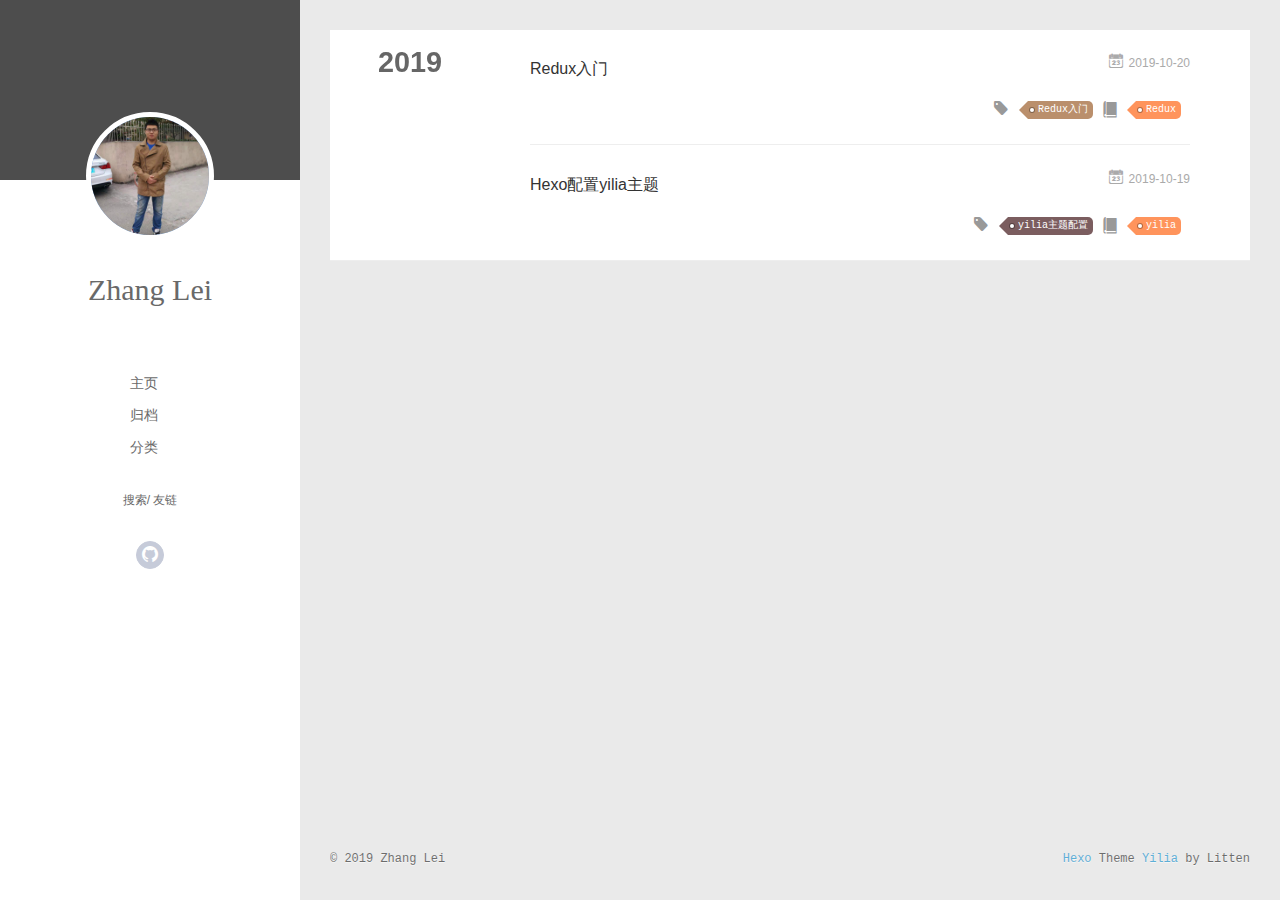
<file: archives/2019/index.html>
<!DOCTYPE html>
<html>
<head>
  <meta charset="utf-8">
  
  <meta name="renderer" content="webkit">
  <meta http-equiv="X-UA-Compatible" content="IE=edge" >
  <link rel="dns-prefetch" href="http://yoursite.com">
  <title>Archives: 2019 | Hexo</title>
  <meta name="viewport" content="width=device-width, initial-scale=1, maximum-scale=1">
  <meta property="og:type" content="website">
<meta property="og:title" content="Hexo">
<meta property="og:url" content="http:&#x2F;&#x2F;yoursite.com&#x2F;archives&#x2F;2019&#x2F;index.html">
<meta property="og:site_name" content="Hexo">
<meta property="og:locale" content="en">
<meta name="twitter:card" content="summary">
  
    <link rel="alternative" href="/atom.xml" title="Hexo" type="application/atom+xml">
  
  
    <link rel="icon" href="/favicon.png">
  
  <link rel="stylesheet" type="text/css" href="/./main.0cf68a.css">
  <style type="text/css">
  
    #container.show {
      background: linear-gradient(200deg,#a0cfe4,#e8c37e);
    }
  </style>
  

  

</head>

<body>
  <div id="container" q-class="show:isCtnShow">
    <canvas id="anm-canvas" class="anm-canvas"></canvas>
    <div class="left-col" q-class="show:isShow">
      
<div class="overlay" style="background: #4d4d4d"></div>
<div class="intrude-less">
	<header id="header" class="inner">
		<a href="/" class="profilepic">
			<img src="/assets/img/zhanglei.jpg" class="js-avatar">
		</a>
		<hgroup>
		  <h1 class="header-author"><a href="/">Zhang Lei</a></h1>
		</hgroup>
		

		<nav class="header-menu">
			<ul>
			
				<li><a href="/">主页</a></li>
	        
				<li><a href="/archives/index.html">归档</a></li>
	        
				<li><a href="/categories">分类</a></li>
	        
			</ul>
		</nav>
		<nav class="header-smart-menu">
    		
    			
    			<a q-on="click: openSlider(e, 'innerArchive')" href="javascript:void(0)">搜索</a>
    			
            
    			
    			<a q-on="click: openSlider(e, 'friends')" href="javascript:void(0)">友链</a>
    			
            
		</nav>
		<nav class="header-nav">
			<div class="social">
				
					<a class="github" target="_blank" href="https://github.com/zearler" title="github"><i class="icon-github"></i></a>
		        
			</div>
		</nav>
	</header>		
</div>

    </div>
    <div class="mid-col" q-class="show:isShow,hide:isShow|isFalse">
      
<nav id="mobile-nav">
  	<div class="overlay js-overlay" style="background: #4d4d4d"></div>
	<div class="btnctn js-mobile-btnctn">
  		<div class="slider-trigger list" q-on="click: openSlider(e)"><i class="icon icon-sort"></i></div>
	</div>
	<div class="intrude-less">
		<header id="header" class="inner">
			<div class="profilepic">
				<img src="/assets/img/zhanglei.jpg" class="js-avatar">
			</div>
			<hgroup>
			  <h1 class="header-author js-header-author">Zhang Lei</h1>
			</hgroup>
			
			
			
				
			
				
			
				
			
			
			
			<nav class="header-nav">
				<div class="social">
					
						<a class="github" target="_blank" href="https://github.com/zearler" title="github"><i class="icon-github"></i></a>
			        
				</div>
			</nav>

			<nav class="header-menu js-header-menu">
				<ul style="width: 70%">
				
				
					<li style="width: 33.333333333333336%"><a href="/">主页</a></li>
		        
					<li style="width: 33.333333333333336%"><a href="/archives/index.html">归档</a></li>
		        
					<li style="width: 33.333333333333336%"><a href="/categories">分类</a></li>
		        
				</ul>
			</nav>
		</header>				
	</div>
	<div class="mobile-mask" style="display:none" q-show="isShow"></div>
</nav>

      <div id="wrapper" class="body-wrap">
        <div class="menu-l">
          <div class="canvas-wrap">
            <canvas data-colors="#eaeaea" data-sectionHeight="100" data-contentId="js-content" id="myCanvas1" class="anm-canvas"></canvas>
          </div>
          <div id="js-content" class="content-ll">
            
  
  
    
    
      
      
      <section class="archives-wrap">
        <div class="archive-year-wrap">
          <a href="/archives/2019" class="archive-year">2019</a>
        </div>
        <div class="archives">
    
    <article class="archive-article archive-type-post">
  <div class="archive-article-inner">
    <header class="archive-article-header">
      	<div class="article-meta">
	      	<a href="/2019/10/20/Redux%E5%85%A5%E9%97%A8/" class="archive-article-date">
  	<time datetime="2019-10-20T09:41:13.000Z" itemprop="datePublished"><i class="icon-calendar icon"></i>2019-10-20</time>
</a>
        </div>
    	 
  
    <h1 itemprop="name">
      <a class="archive-article-title" href="/2019/10/20/Redux%E5%85%A5%E9%97%A8/">Redux入门</a>
    </h1>
  

        <div class="article-info info-on-right">
          
	<div class="article-tag tagcloud">
		<i class="icon-price-tags icon"></i>
		<ul class="article-tag-list">
			 
        		<li class="article-tag-list-item">
        			<a href="javascript:void(0)" class="js-tag article-tag-list-link color3">Redux入门</a>
        		</li>
      		
		</ul>
	</div>

          
	<div class="article-category tagcloud">
		<i class="icon-book icon"></i>
		<ul class="article-tag-list">
			 
        		<li class="article-tag-list-item">
        			<a href="/categories/Redux//" class="article-tag-list-link color1">Redux</a>
        		</li>
      		
		</ul>
	</div>


        </div>
        <div class="clearfix"></div>
    </header>
  </div>
</article>
  
    
    
    <article class="archive-article archive-type-post">
  <div class="archive-article-inner">
    <header class="archive-article-header">
      	<div class="article-meta">
	      	<a href="/2019/10/19/Hexo%E9%85%8D%E7%BD%AEyilia%E4%B8%BB%E9%A2%98/" class="archive-article-date">
  	<time datetime="2019-10-19T09:03:49.000Z" itemprop="datePublished"><i class="icon-calendar icon"></i>2019-10-19</time>
</a>
        </div>
    	 
  
    <h1 itemprop="name">
      <a class="archive-article-title" href="/2019/10/19/Hexo%E9%85%8D%E7%BD%AEyilia%E4%B8%BB%E9%A2%98/">Hexo配置yilia主题</a>
    </h1>
  

        <div class="article-info info-on-right">
          
	<div class="article-tag tagcloud">
		<i class="icon-price-tags icon"></i>
		<ul class="article-tag-list">
			 
        		<li class="article-tag-list-item">
        			<a href="javascript:void(0)" class="js-tag article-tag-list-link color5">yilia主题配置</a>
        		</li>
      		
		</ul>
	</div>

          
	<div class="article-category tagcloud">
		<i class="icon-book icon"></i>
		<ul class="article-tag-list">
			 
        		<li class="article-tag-list-item">
        			<a href="/categories/yilia//" class="article-tag-list-link color1">yilia</a>
        		</li>
      		
		</ul>
	</div>


        </div>
        <div class="clearfix"></div>
    </header>
  </div>
</article>
  
  
    </div></section>
  

    


          </div>
        </div>
      </div>
      <footer id="footer">
  <div class="outer">
    <div id="footer-info">
    	<div class="footer-left">
    		&copy; 2019 Zhang Lei
    	</div>
      	<div class="footer-right">
      		<a href="http://hexo.io/" target="_blank">Hexo</a>  Theme <a href="https://github.com/litten/hexo-theme-yilia" target="_blank">Yilia</a> by Litten
      	</div>
    </div>
  </div>
</footer>
    </div>
    <script>
	var yiliaConfig = {
		mathjax: false,
		isHome: false,
		isPost: false,
		isArchive: true,
		isTag: false,
		isCategory: false,
		open_in_new: false,
		toc_hide_index: true,
		root: "/",
		innerArchive: true,
		showTags: false
	}
</script>

<script>!function(t){function n(e){if(r[e])return r[e].exports;var i=r[e]={exports:{},id:e,loaded:!1};return t[e].call(i.exports,i,i.exports,n),i.loaded=!0,i.exports}var r={};n.m=t,n.c=r,n.p="./",n(0)}([function(t,n,r){r(195),t.exports=r(191)},function(t,n,r){var e=r(3),i=r(52),o=r(27),u=r(28),c=r(53),f="prototype",a=function(t,n,r){var s,l,h,v,p=t&a.F,d=t&a.G,y=t&a.S,g=t&a.P,b=t&a.B,m=d?e:y?e[n]||(e[n]={}):(e[n]||{})[f],x=d?i:i[n]||(i[n]={}),w=x[f]||(x[f]={});d&&(r=n);for(s in r)l=!p&&m&&void 0!==m[s],h=(l?m:r)[s],v=b&&l?c(h,e):g&&"function"==typeof h?c(Function.call,h):h,m&&u(m,s,h,t&a.U),x[s]!=h&&o(x,s,v),g&&w[s]!=h&&(w[s]=h)};e.core=i,a.F=1,a.G=2,a.S=4,a.P=8,a.B=16,a.W=32,a.U=64,a.R=128,t.exports=a},function(t,n,r){var e=r(6);t.exports=function(t){if(!e(t))throw TypeError(t+" is not an object!");return t}},function(t,n){var r=t.exports="undefined"!=typeof window&&window.Math==Math?window:"undefined"!=typeof self&&self.Math==Math?self:Function("return this")();"number"==typeof __g&&(__g=r)},function(t,n){t.exports=function(t){try{return!!t()}catch(t){return!0}}},function(t,n){var r=t.exports="undefined"!=typeof window&&window.Math==Math?window:"undefined"!=typeof self&&self.Math==Math?self:Function("return this")();"number"==typeof __g&&(__g=r)},function(t,n){t.exports=function(t){return"object"==typeof t?null!==t:"function"==typeof t}},function(t,n,r){var e=r(126)("wks"),i=r(76),o=r(3).Symbol,u="function"==typeof o;(t.exports=function(t){return e[t]||(e[t]=u&&o[t]||(u?o:i)("Symbol."+t))}).store=e},function(t,n){var r={}.hasOwnProperty;t.exports=function(t,n){return r.call(t,n)}},function(t,n,r){var e=r(94),i=r(33);t.exports=function(t){return e(i(t))}},function(t,n,r){t.exports=!r(4)(function(){return 7!=Object.defineProperty({},"a",{get:function(){return 7}}).a})},function(t,n,r){var e=r(2),i=r(167),o=r(50),u=Object.defineProperty;n.f=r(10)?Object.defineProperty:function(t,n,r){if(e(t),n=o(n,!0),e(r),i)try{return u(t,n,r)}catch(t){}if("get"in r||"set"in r)throw TypeError("Accessors not supported!");return"value"in r&&(t[n]=r.value),t}},function(t,n,r){t.exports=!r(18)(function(){return 7!=Object.defineProperty({},"a",{get:function(){return 7}}).a})},function(t,n,r){var e=r(14),i=r(22);t.exports=r(12)?function(t,n,r){return e.f(t,n,i(1,r))}:function(t,n,r){return t[n]=r,t}},function(t,n,r){var e=r(20),i=r(58),o=r(42),u=Object.defineProperty;n.f=r(12)?Object.defineProperty:function(t,n,r){if(e(t),n=o(n,!0),e(r),i)try{return u(t,n,r)}catch(t){}if("get"in r||"set"in r)throw TypeError("Accessors not supported!");return"value"in r&&(t[n]=r.value),t}},function(t,n,r){var e=r(40)("wks"),i=r(23),o=r(5).Symbol,u="function"==typeof o;(t.exports=function(t){return e[t]||(e[t]=u&&o[t]||(u?o:i)("Symbol."+t))}).store=e},function(t,n,r){var e=r(67),i=Math.min;t.exports=function(t){return t>0?i(e(t),9007199254740991):0}},function(t,n,r){var e=r(46);t.exports=function(t){return Object(e(t))}},function(t,n){t.exports=function(t){try{return!!t()}catch(t){return!0}}},function(t,n,r){var e=r(63),i=r(34);t.exports=Object.keys||function(t){return e(t,i)}},function(t,n,r){var e=r(21);t.exports=function(t){if(!e(t))throw TypeError(t+" is not an object!");return t}},function(t,n){t.exports=function(t){return"object"==typeof t?null!==t:"function"==typeof t}},function(t,n){t.exports=function(t,n){return{enumerable:!(1&t),configurable:!(2&t),writable:!(4&t),value:n}}},function(t,n){var r=0,e=Math.random();t.exports=function(t){return"Symbol(".concat(void 0===t?"":t,")_",(++r+e).toString(36))}},function(t,n){var r={}.hasOwnProperty;t.exports=function(t,n){return r.call(t,n)}},function(t,n){var r=t.exports={version:"2.4.0"};"number"==typeof __e&&(__e=r)},function(t,n){t.exports=function(t){if("function"!=typeof t)throw TypeError(t+" is not a function!");return t}},function(t,n,r){var e=r(11),i=r(66);t.exports=r(10)?function(t,n,r){return e.f(t,n,i(1,r))}:function(t,n,r){return t[n]=r,t}},function(t,n,r){var e=r(3),i=r(27),o=r(24),u=r(76)("src"),c="toString",f=Function[c],a=(""+f).split(c);r(52).inspectSource=function(t){return f.call(t)},(t.exports=function(t,n,r,c){var f="function"==typeof r;f&&(o(r,"name")||i(r,"name",n)),t[n]!==r&&(f&&(o(r,u)||i(r,u,t[n]?""+t[n]:a.join(String(n)))),t===e?t[n]=r:c?t[n]?t[n]=r:i(t,n,r):(delete t[n],i(t,n,r)))})(Function.prototype,c,function(){return"function"==typeof this&&this[u]||f.call(this)})},function(t,n,r){var e=r(1),i=r(4),o=r(46),u=function(t,n,r,e){var i=String(o(t)),u="<"+n;return""!==r&&(u+=" "+r+'="'+String(e).replace(/"/g,"&quot;")+'"'),u+">"+i+"</"+n+">"};t.exports=function(t,n){var r={};r[t]=n(u),e(e.P+e.F*i(function(){var n=""[t]('"');return n!==n.toLowerCase()||n.split('"').length>3}),"String",r)}},function(t,n,r){var e=r(115),i=r(46);t.exports=function(t){return e(i(t))}},function(t,n,r){var e=r(116),i=r(66),o=r(30),u=r(50),c=r(24),f=r(167),a=Object.getOwnPropertyDescriptor;n.f=r(10)?a:function(t,n){if(t=o(t),n=u(n,!0),f)try{return a(t,n)}catch(t){}if(c(t,n))return i(!e.f.call(t,n),t[n])}},function(t,n,r){var e=r(24),i=r(17),o=r(145)("IE_PROTO"),u=Object.prototype;t.exports=Object.getPrototypeOf||function(t){return t=i(t),e(t,o)?t[o]:"function"==typeof t.constructor&&t instanceof t.constructor?t.constructor.prototype:t instanceof Object?u:null}},function(t,n){t.exports=function(t){if(void 0==t)throw TypeError("Can't call method on  "+t);return t}},function(t,n){t.exports="constructor,hasOwnProperty,isPrototypeOf,propertyIsEnumerable,toLocaleString,toString,valueOf".split(",")},function(t,n){t.exports={}},function(t,n){t.exports=!0},function(t,n){n.f={}.propertyIsEnumerable},function(t,n,r){var e=r(14).f,i=r(8),o=r(15)("toStringTag");t.exports=function(t,n,r){t&&!i(t=r?t:t.prototype,o)&&e(t,o,{configurable:!0,value:n})}},function(t,n,r){var e=r(40)("keys"),i=r(23);t.exports=function(t){return e[t]||(e[t]=i(t))}},function(t,n,r){var e=r(5),i="__core-js_shared__",o=e[i]||(e[i]={});t.exports=function(t){return o[t]||(o[t]={})}},function(t,n){var r=Math.ceil,e=Math.floor;t.exports=function(t){return isNaN(t=+t)?0:(t>0?e:r)(t)}},function(t,n,r){var e=r(21);t.exports=function(t,n){if(!e(t))return t;var r,i;if(n&&"function"==typeof(r=t.toString)&&!e(i=r.call(t)))return i;if("function"==typeof(r=t.valueOf)&&!e(i=r.call(t)))return i;if(!n&&"function"==typeof(r=t.toString)&&!e(i=r.call(t)))return i;throw TypeError("Can't convert object to primitive value")}},function(t,n,r){var e=r(5),i=r(25),o=r(36),u=r(44),c=r(14).f;t.exports=function(t){var n=i.Symbol||(i.Symbol=o?{}:e.Symbol||{});"_"==t.charAt(0)||t in n||c(n,t,{value:u.f(t)})}},function(t,n,r){n.f=r(15)},function(t,n){var r={}.toString;t.exports=function(t){return r.call(t).slice(8,-1)}},function(t,n){t.exports=function(t){if(void 0==t)throw TypeError("Can't call method on  "+t);return t}},function(t,n,r){var e=r(4);t.exports=function(t,n){return!!t&&e(function(){n?t.call(null,function(){},1):t.call(null)})}},function(t,n,r){var e=r(53),i=r(115),o=r(17),u=r(16),c=r(203);t.exports=function(t,n){var r=1==t,f=2==t,a=3==t,s=4==t,l=6==t,h=5==t||l,v=n||c;return function(n,c,p){for(var d,y,g=o(n),b=i(g),m=e(c,p,3),x=u(b.length),w=0,S=r?v(n,x):f?v(n,0):void 0;x>w;w++)if((h||w in b)&&(d=b[w],y=m(d,w,g),t))if(r)S[w]=y;else if(y)switch(t){case 3:return!0;case 5:return d;case 6:return w;case 2:S.push(d)}else if(s)return!1;return l?-1:a||s?s:S}}},function(t,n,r){var e=r(1),i=r(52),o=r(4);t.exports=function(t,n){var r=(i.Object||{})[t]||Object[t],u={};u[t]=n(r),e(e.S+e.F*o(function(){r(1)}),"Object",u)}},function(t,n,r){var e=r(6);t.exports=function(t,n){if(!e(t))return t;var r,i;if(n&&"function"==typeof(r=t.toString)&&!e(i=r.call(t)))return i;if("function"==typeof(r=t.valueOf)&&!e(i=r.call(t)))return i;if(!n&&"function"==typeof(r=t.toString)&&!e(i=r.call(t)))return i;throw TypeError("Can't convert object to primitive value")}},function(t,n,r){var e=r(5),i=r(25),o=r(91),u=r(13),c="prototype",f=function(t,n,r){var a,s,l,h=t&f.F,v=t&f.G,p=t&f.S,d=t&f.P,y=t&f.B,g=t&f.W,b=v?i:i[n]||(i[n]={}),m=b[c],x=v?e:p?e[n]:(e[n]||{})[c];v&&(r=n);for(a in r)(s=!h&&x&&void 0!==x[a])&&a in b||(l=s?x[a]:r[a],b[a]=v&&"function"!=typeof x[a]?r[a]:y&&s?o(l,e):g&&x[a]==l?function(t){var n=function(n,r,e){if(this instanceof t){switch(arguments.length){case 0:return new t;case 1:return new t(n);case 2:return new t(n,r)}return new t(n,r,e)}return t.apply(this,arguments)};return n[c]=t[c],n}(l):d&&"function"==typeof l?o(Function.call,l):l,d&&((b.virtual||(b.virtual={}))[a]=l,t&f.R&&m&&!m[a]&&u(m,a,l)))};f.F=1,f.G=2,f.S=4,f.P=8,f.B=16,f.W=32,f.U=64,f.R=128,t.exports=f},function(t,n){var r=t.exports={version:"2.4.0"};"number"==typeof __e&&(__e=r)},function(t,n,r){var e=r(26);t.exports=function(t,n,r){if(e(t),void 0===n)return t;switch(r){case 1:return function(r){return t.call(n,r)};case 2:return function(r,e){return t.call(n,r,e)};case 3:return function(r,e,i){return t.call(n,r,e,i)}}return function(){return t.apply(n,arguments)}}},function(t,n,r){var e=r(183),i=r(1),o=r(126)("metadata"),u=o.store||(o.store=new(r(186))),c=function(t,n,r){var i=u.get(t);if(!i){if(!r)return;u.set(t,i=new e)}var o=i.get(n);if(!o){if(!r)return;i.set(n,o=new e)}return o},f=function(t,n,r){var e=c(n,r,!1);return void 0!==e&&e.has(t)},a=function(t,n,r){var e=c(n,r,!1);return void 0===e?void 0:e.get(t)},s=function(t,n,r,e){c(r,e,!0).set(t,n)},l=function(t,n){var r=c(t,n,!1),e=[];return r&&r.forEach(function(t,n){e.push(n)}),e},h=function(t){return void 0===t||"symbol"==typeof t?t:String(t)},v=function(t){i(i.S,"Reflect",t)};t.exports={store:u,map:c,has:f,get:a,set:s,keys:l,key:h,exp:v}},function(t,n,r){"use strict";if(r(10)){var e=r(69),i=r(3),o=r(4),u=r(1),c=r(127),f=r(152),a=r(53),s=r(68),l=r(66),h=r(27),v=r(73),p=r(67),d=r(16),y=r(75),g=r(50),b=r(24),m=r(180),x=r(114),w=r(6),S=r(17),_=r(137),O=r(70),E=r(32),P=r(71).f,j=r(154),F=r(76),M=r(7),A=r(48),N=r(117),T=r(146),I=r(155),k=r(80),L=r(123),R=r(74),C=r(130),D=r(160),U=r(11),W=r(31),G=U.f,B=W.f,V=i.RangeError,z=i.TypeError,q=i.Uint8Array,K="ArrayBuffer",J="Shared"+K,Y="BYTES_PER_ELEMENT",H="prototype",$=Array[H],X=f.ArrayBuffer,Q=f.DataView,Z=A(0),tt=A(2),nt=A(3),rt=A(4),et=A(5),it=A(6),ot=N(!0),ut=N(!1),ct=I.values,ft=I.keys,at=I.entries,st=$.lastIndexOf,lt=$.reduce,ht=$.reduceRight,vt=$.join,pt=$.sort,dt=$.slice,yt=$.toString,gt=$.toLocaleString,bt=M("iterator"),mt=M("toStringTag"),xt=F("typed_constructor"),wt=F("def_constructor"),St=c.CONSTR,_t=c.TYPED,Ot=c.VIEW,Et="Wrong length!",Pt=A(1,function(t,n){return Tt(T(t,t[wt]),n)}),jt=o(function(){return 1===new q(new Uint16Array([1]).buffer)[0]}),Ft=!!q&&!!q[H].set&&o(function(){new q(1).set({})}),Mt=function(t,n){if(void 0===t)throw z(Et);var r=+t,e=d(t);if(n&&!m(r,e))throw V(Et);return e},At=function(t,n){var r=p(t);if(r<0||r%n)throw V("Wrong offset!");return r},Nt=function(t){if(w(t)&&_t in t)return t;throw z(t+" is not a typed array!")},Tt=function(t,n){if(!(w(t)&&xt in t))throw z("It is not a typed array constructor!");return new t(n)},It=function(t,n){return kt(T(t,t[wt]),n)},kt=function(t,n){for(var r=0,e=n.length,i=Tt(t,e);e>r;)i[r]=n[r++];return i},Lt=function(t,n,r){G(t,n,{get:function(){return this._d[r]}})},Rt=function(t){var n,r,e,i,o,u,c=S(t),f=arguments.length,s=f>1?arguments[1]:void 0,l=void 0!==s,h=j(c);if(void 0!=h&&!_(h)){for(u=h.call(c),e=[],n=0;!(o=u.next()).done;n++)e.push(o.value);c=e}for(l&&f>2&&(s=a(s,arguments[2],2)),n=0,r=d(c.length),i=Tt(this,r);r>n;n++)i[n]=l?s(c[n],n):c[n];return i},Ct=function(){for(var t=0,n=arguments.length,r=Tt(this,n);n>t;)r[t]=arguments[t++];return r},Dt=!!q&&o(function(){gt.call(new q(1))}),Ut=function(){return gt.apply(Dt?dt.call(Nt(this)):Nt(this),arguments)},Wt={copyWithin:function(t,n){return D.call(Nt(this),t,n,arguments.length>2?arguments[2]:void 0)},every:function(t){return rt(Nt(this),t,arguments.length>1?arguments[1]:void 0)},fill:function(t){return C.apply(Nt(this),arguments)},filter:function(t){return It(this,tt(Nt(this),t,arguments.length>1?arguments[1]:void 0))},find:function(t){return et(Nt(this),t,arguments.length>1?arguments[1]:void 0)},findIndex:function(t){return it(Nt(this),t,arguments.length>1?arguments[1]:void 0)},forEach:function(t){Z(Nt(this),t,arguments.length>1?arguments[1]:void 0)},indexOf:function(t){return ut(Nt(this),t,arguments.length>1?arguments[1]:void 0)},includes:function(t){return ot(Nt(this),t,arguments.length>1?arguments[1]:void 0)},join:function(t){return vt.apply(Nt(this),arguments)},lastIndexOf:function(t){return st.apply(Nt(this),arguments)},map:function(t){return Pt(Nt(this),t,arguments.length>1?arguments[1]:void 0)},reduce:function(t){return lt.apply(Nt(this),arguments)},reduceRight:function(t){return ht.apply(Nt(this),arguments)},reverse:function(){for(var t,n=this,r=Nt(n).length,e=Math.floor(r/2),i=0;i<e;)t=n[i],n[i++]=n[--r],n[r]=t;return n},some:function(t){return nt(Nt(this),t,arguments.length>1?arguments[1]:void 0)},sort:function(t){return pt.call(Nt(this),t)},subarray:function(t,n){var r=Nt(this),e=r.length,i=y(t,e);return new(T(r,r[wt]))(r.buffer,r.byteOffset+i*r.BYTES_PER_ELEMENT,d((void 0===n?e:y(n,e))-i))}},Gt=function(t,n){return It(this,dt.call(Nt(this),t,n))},Bt=function(t){Nt(this);var n=At(arguments[1],1),r=this.length,e=S(t),i=d(e.length),o=0;if(i+n>r)throw V(Et);for(;o<i;)this[n+o]=e[o++]},Vt={entries:function(){return at.call(Nt(this))},keys:function(){return ft.call(Nt(this))},values:function(){return ct.call(Nt(this))}},zt=function(t,n){return w(t)&&t[_t]&&"symbol"!=typeof n&&n in t&&String(+n)==String(n)},qt=function(t,n){return zt(t,n=g(n,!0))?l(2,t[n]):B(t,n)},Kt=function(t,n,r){return!(zt(t,n=g(n,!0))&&w(r)&&b(r,"value"))||b(r,"get")||b(r,"set")||r.configurable||b(r,"writable")&&!r.writable||b(r,"enumerable")&&!r.enumerable?G(t,n,r):(t[n]=r.value,t)};St||(W.f=qt,U.f=Kt),u(u.S+u.F*!St,"Object",{getOwnPropertyDescriptor:qt,defineProperty:Kt}),o(function(){yt.call({})})&&(yt=gt=function(){return vt.call(this)});var Jt=v({},Wt);v(Jt,Vt),h(Jt,bt,Vt.values),v(Jt,{slice:Gt,set:Bt,constructor:function(){},toString:yt,toLocaleString:Ut}),Lt(Jt,"buffer","b"),Lt(Jt,"byteOffset","o"),Lt(Jt,"byteLength","l"),Lt(Jt,"length","e"),G(Jt,mt,{get:function(){return this[_t]}}),t.exports=function(t,n,r,f){f=!!f;var a=t+(f?"Clamped":"")+"Array",l="Uint8Array"!=a,v="get"+t,p="set"+t,y=i[a],g=y||{},b=y&&E(y),m=!y||!c.ABV,S={},_=y&&y[H],j=function(t,r){var e=t._d;return e.v[v](r*n+e.o,jt)},F=function(t,r,e){var i=t._d;f&&(e=(e=Math.round(e))<0?0:e>255?255:255&e),i.v[p](r*n+i.o,e,jt)},M=function(t,n){G(t,n,{get:function(){return j(this,n)},set:function(t){return F(this,n,t)},enumerable:!0})};m?(y=r(function(t,r,e,i){s(t,y,a,"_d");var o,u,c,f,l=0,v=0;if(w(r)){if(!(r instanceof X||(f=x(r))==K||f==J))return _t in r?kt(y,r):Rt.call(y,r);o=r,v=At(e,n);var p=r.byteLength;if(void 0===i){if(p%n)throw V(Et);if((u=p-v)<0)throw V(Et)}else if((u=d(i)*n)+v>p)throw V(Et);c=u/n}else c=Mt(r,!0),u=c*n,o=new X(u);for(h(t,"_d",{b:o,o:v,l:u,e:c,v:new Q(o)});l<c;)M(t,l++)}),_=y[H]=O(Jt),h(_,"constructor",y)):L(function(t){new y(null),new y(t)},!0)||(y=r(function(t,r,e,i){s(t,y,a);var o;return w(r)?r instanceof X||(o=x(r))==K||o==J?void 0!==i?new g(r,At(e,n),i):void 0!==e?new g(r,At(e,n)):new g(r):_t in r?kt(y,r):Rt.call(y,r):new g(Mt(r,l))}),Z(b!==Function.prototype?P(g).concat(P(b)):P(g),function(t){t in y||h(y,t,g[t])}),y[H]=_,e||(_.constructor=y));var A=_[bt],N=!!A&&("values"==A.name||void 0==A.name),T=Vt.values;h(y,xt,!0),h(_,_t,a),h(_,Ot,!0),h(_,wt,y),(f?new y(1)[mt]==a:mt in _)||G(_,mt,{get:function(){return a}}),S[a]=y,u(u.G+u.W+u.F*(y!=g),S),u(u.S,a,{BYTES_PER_ELEMENT:n,from:Rt,of:Ct}),Y in _||h(_,Y,n),u(u.P,a,Wt),R(a),u(u.P+u.F*Ft,a,{set:Bt}),u(u.P+u.F*!N,a,Vt),u(u.P+u.F*(_.toString!=yt),a,{toString:yt}),u(u.P+u.F*o(function(){new y(1).slice()}),a,{slice:Gt}),u(u.P+u.F*(o(function(){return[1,2].toLocaleString()!=new y([1,2]).toLocaleString()})||!o(function(){_.toLocaleString.call([1,2])})),a,{toLocaleString:Ut}),k[a]=N?A:T,e||N||h(_,bt,T)}}else t.exports=function(){}},function(t,n){var r={}.toString;t.exports=function(t){return r.call(t).slice(8,-1)}},function(t,n,r){var e=r(21),i=r(5).document,o=e(i)&&e(i.createElement);t.exports=function(t){return o?i.createElement(t):{}}},function(t,n,r){t.exports=!r(12)&&!r(18)(function(){return 7!=Object.defineProperty(r(57)("div"),"a",{get:function(){return 7}}).a})},function(t,n,r){"use strict";var e=r(36),i=r(51),o=r(64),u=r(13),c=r(8),f=r(35),a=r(96),s=r(38),l=r(103),h=r(15)("iterator"),v=!([].keys&&"next"in[].keys()),p="keys",d="values",y=function(){return this};t.exports=function(t,n,r,g,b,m,x){a(r,n,g);var w,S,_,O=function(t){if(!v&&t in F)return F[t];switch(t){case p:case d:return function(){return new r(this,t)}}return function(){return new r(this,t)}},E=n+" Iterator",P=b==d,j=!1,F=t.prototype,M=F[h]||F["@@iterator"]||b&&F[b],A=M||O(b),N=b?P?O("entries"):A:void 0,T="Array"==n?F.entries||M:M;if(T&&(_=l(T.call(new t)))!==Object.prototype&&(s(_,E,!0),e||c(_,h)||u(_,h,y)),P&&M&&M.name!==d&&(j=!0,A=function(){return M.call(this)}),e&&!x||!v&&!j&&F[h]||u(F,h,A),f[n]=A,f[E]=y,b)if(w={values:P?A:O(d),keys:m?A:O(p),entries:N},x)for(S in w)S in F||o(F,S,w[S]);else i(i.P+i.F*(v||j),n,w);return w}},function(t,n,r){var e=r(20),i=r(100),o=r(34),u=r(39)("IE_PROTO"),c=function(){},f="prototype",a=function(){var t,n=r(57)("iframe"),e=o.length;for(n.style.display="none",r(93).appendChild(n),n.src="javascript:",t=n.contentWindow.document,t.open(),t.write("<script>document.F=Object<\/script>"),t.close(),a=t.F;e--;)delete a[f][o[e]];return a()};t.exports=Object.create||function(t,n){var r;return null!==t?(c[f]=e(t),r=new c,c[f]=null,r[u]=t):r=a(),void 0===n?r:i(r,n)}},function(t,n,r){var e=r(63),i=r(34).concat("length","prototype");n.f=Object.getOwnPropertyNames||function(t){return e(t,i)}},function(t,n){n.f=Object.getOwnPropertySymbols},function(t,n,r){var e=r(8),i=r(9),o=r(90)(!1),u=r(39)("IE_PROTO");t.exports=function(t,n){var r,c=i(t),f=0,a=[];for(r in c)r!=u&&e(c,r)&&a.push(r);for(;n.length>f;)e(c,r=n[f++])&&(~o(a,r)||a.push(r));return a}},function(t,n,r){t.exports=r(13)},function(t,n,r){var e=r(76)("meta"),i=r(6),o=r(24),u=r(11).f,c=0,f=Object.isExtensible||function(){return!0},a=!r(4)(function(){return f(Object.preventExtensions({}))}),s=function(t){u(t,e,{value:{i:"O"+ ++c,w:{}}})},l=function(t,n){if(!i(t))return"symbol"==typeof t?t:("string"==typeof t?"S":"P")+t;if(!o(t,e)){if(!f(t))return"F";if(!n)return"E";s(t)}return t[e].i},h=function(t,n){if(!o(t,e)){if(!f(t))return!0;if(!n)return!1;s(t)}return t[e].w},v=function(t){return a&&p.NEED&&f(t)&&!o(t,e)&&s(t),t},p=t.exports={KEY:e,NEED:!1,fastKey:l,getWeak:h,onFreeze:v}},function(t,n){t.exports=function(t,n){return{enumerable:!(1&t),configurable:!(2&t),writable:!(4&t),value:n}}},function(t,n){var r=Math.ceil,e=Math.floor;t.exports=function(t){return isNaN(t=+t)?0:(t>0?e:r)(t)}},function(t,n){t.exports=function(t,n,r,e){if(!(t instanceof n)||void 0!==e&&e in t)throw TypeError(r+": incorrect invocation!");return t}},function(t,n){t.exports=!1},function(t,n,r){var e=r(2),i=r(173),o=r(133),u=r(145)("IE_PROTO"),c=function(){},f="prototype",a=function(){var t,n=r(132)("iframe"),e=o.length;for(n.style.display="none",r(135).appendChild(n),n.src="javascript:",t=n.contentWindow.document,t.open(),t.write("<script>document.F=Object<\/script>"),t.close(),a=t.F;e--;)delete a[f][o[e]];return a()};t.exports=Object.create||function(t,n){var r;return null!==t?(c[f]=e(t),r=new c,c[f]=null,r[u]=t):r=a(),void 0===n?r:i(r,n)}},function(t,n,r){var e=r(175),i=r(133).concat("length","prototype");n.f=Object.getOwnPropertyNames||function(t){return e(t,i)}},function(t,n,r){var e=r(175),i=r(133);t.exports=Object.keys||function(t){return e(t,i)}},function(t,n,r){var e=r(28);t.exports=function(t,n,r){for(var i in n)e(t,i,n[i],r);return t}},function(t,n,r){"use strict";var e=r(3),i=r(11),o=r(10),u=r(7)("species");t.exports=function(t){var n=e[t];o&&n&&!n[u]&&i.f(n,u,{configurable:!0,get:function(){return this}})}},function(t,n,r){var e=r(67),i=Math.max,o=Math.min;t.exports=function(t,n){return t=e(t),t<0?i(t+n,0):o(t,n)}},function(t,n){var r=0,e=Math.random();t.exports=function(t){return"Symbol(".concat(void 0===t?"":t,")_",(++r+e).toString(36))}},function(t,n,r){var e=r(33);t.exports=function(t){return Object(e(t))}},function(t,n,r){var e=r(7)("unscopables"),i=Array.prototype;void 0==i[e]&&r(27)(i,e,{}),t.exports=function(t){i[e][t]=!0}},function(t,n,r){var e=r(53),i=r(169),o=r(137),u=r(2),c=r(16),f=r(154),a={},s={},n=t.exports=function(t,n,r,l,h){var v,p,d,y,g=h?function(){return t}:f(t),b=e(r,l,n?2:1),m=0;if("function"!=typeof g)throw TypeError(t+" is not iterable!");if(o(g)){for(v=c(t.length);v>m;m++)if((y=n?b(u(p=t[m])[0],p[1]):b(t[m]))===a||y===s)return y}else for(d=g.call(t);!(p=d.next()).done;)if((y=i(d,b,p.value,n))===a||y===s)return y};n.BREAK=a,n.RETURN=s},function(t,n){t.exports={}},function(t,n,r){var e=r(11).f,i=r(24),o=r(7)("toStringTag");t.exports=function(t,n,r){t&&!i(t=r?t:t.prototype,o)&&e(t,o,{configurable:!0,value:n})}},function(t,n,r){var e=r(1),i=r(46),o=r(4),u=r(150),c="["+u+"]",f="​",a=RegExp("^"+c+c+"*"),s=RegExp(c+c+"*$"),l=function(t,n,r){var i={},c=o(function(){return!!u[t]()||f[t]()!=f}),a=i[t]=c?n(h):u[t];r&&(i[r]=a),e(e.P+e.F*c,"String",i)},h=l.trim=function(t,n){return t=String(i(t)),1&n&&(t=t.replace(a,"")),2&n&&(t=t.replace(s,"")),t};t.exports=l},function(t,n,r){t.exports={default:r(86),__esModule:!0}},function(t,n,r){t.exports={default:r(87),__esModule:!0}},function(t,n,r){"use strict";function e(t){return t&&t.__esModule?t:{default:t}}n.__esModule=!0;var i=r(84),o=e(i),u=r(83),c=e(u),f="function"==typeof c.default&&"symbol"==typeof o.default?function(t){return typeof t}:function(t){return t&&"function"==typeof c.default&&t.constructor===c.default&&t!==c.default.prototype?"symbol":typeof t};n.default="function"==typeof c.default&&"symbol"===f(o.default)?function(t){return void 0===t?"undefined":f(t)}:function(t){return t&&"function"==typeof c.default&&t.constructor===c.default&&t!==c.default.prototype?"symbol":void 0===t?"undefined":f(t)}},function(t,n,r){r(110),r(108),r(111),r(112),t.exports=r(25).Symbol},function(t,n,r){r(109),r(113),t.exports=r(44).f("iterator")},function(t,n){t.exports=function(t){if("function"!=typeof t)throw TypeError(t+" is not a function!");return t}},function(t,n){t.exports=function(){}},function(t,n,r){var e=r(9),i=r(106),o=r(105);t.exports=function(t){return function(n,r,u){var c,f=e(n),a=i(f.length),s=o(u,a);if(t&&r!=r){for(;a>s;)if((c=f[s++])!=c)return!0}else for(;a>s;s++)if((t||s in f)&&f[s]===r)return t||s||0;return!t&&-1}}},function(t,n,r){var e=r(88);t.exports=function(t,n,r){if(e(t),void 0===n)return t;switch(r){case 1:return function(r){return t.call(n,r)};case 2:return function(r,e){return t.call(n,r,e)};case 3:return function(r,e,i){return t.call(n,r,e,i)}}return function(){return t.apply(n,arguments)}}},function(t,n,r){var e=r(19),i=r(62),o=r(37);t.exports=function(t){var n=e(t),r=i.f;if(r)for(var u,c=r(t),f=o.f,a=0;c.length>a;)f.call(t,u=c[a++])&&n.push(u);return n}},function(t,n,r){t.exports=r(5).document&&document.documentElement},function(t,n,r){var e=r(56);t.exports=Object("z").propertyIsEnumerable(0)?Object:function(t){return"String"==e(t)?t.split(""):Object(t)}},function(t,n,r){var e=r(56);t.exports=Array.isArray||function(t){return"Array"==e(t)}},function(t,n,r){"use strict";var e=r(60),i=r(22),o=r(38),u={};r(13)(u,r(15)("iterator"),function(){return this}),t.exports=function(t,n,r){t.prototype=e(u,{next:i(1,r)}),o(t,n+" Iterator")}},function(t,n){t.exports=function(t,n){return{value:n,done:!!t}}},function(t,n,r){var e=r(19),i=r(9);t.exports=function(t,n){for(var r,o=i(t),u=e(o),c=u.length,f=0;c>f;)if(o[r=u[f++]]===n)return r}},function(t,n,r){var e=r(23)("meta"),i=r(21),o=r(8),u=r(14).f,c=0,f=Object.isExtensible||function(){return!0},a=!r(18)(function(){return f(Object.preventExtensions({}))}),s=function(t){u(t,e,{value:{i:"O"+ ++c,w:{}}})},l=function(t,n){if(!i(t))return"symbol"==typeof t?t:("string"==typeof t?"S":"P")+t;if(!o(t,e)){if(!f(t))return"F";if(!n)return"E";s(t)}return t[e].i},h=function(t,n){if(!o(t,e)){if(!f(t))return!0;if(!n)return!1;s(t)}return t[e].w},v=function(t){return a&&p.NEED&&f(t)&&!o(t,e)&&s(t),t},p=t.exports={KEY:e,NEED:!1,fastKey:l,getWeak:h,onFreeze:v}},function(t,n,r){var e=r(14),i=r(20),o=r(19);t.exports=r(12)?Object.defineProperties:function(t,n){i(t);for(var r,u=o(n),c=u.length,f=0;c>f;)e.f(t,r=u[f++],n[r]);return t}},function(t,n,r){var e=r(37),i=r(22),o=r(9),u=r(42),c=r(8),f=r(58),a=Object.getOwnPropertyDescriptor;n.f=r(12)?a:function(t,n){if(t=o(t),n=u(n,!0),f)try{return a(t,n)}catch(t){}if(c(t,n))return i(!e.f.call(t,n),t[n])}},function(t,n,r){var e=r(9),i=r(61).f,o={}.toString,u="object"==typeof window&&window&&Object.getOwnPropertyNames?Object.getOwnPropertyNames(window):[],c=function(t){try{return i(t)}catch(t){return u.slice()}};t.exports.f=function(t){return u&&"[object Window]"==o.call(t)?c(t):i(e(t))}},function(t,n,r){var e=r(8),i=r(77),o=r(39)("IE_PROTO"),u=Object.prototype;t.exports=Object.getPrototypeOf||function(t){return t=i(t),e(t,o)?t[o]:"function"==typeof t.constructor&&t instanceof t.constructor?t.constructor.prototype:t instanceof Object?u:null}},function(t,n,r){var e=r(41),i=r(33);t.exports=function(t){return function(n,r){var o,u,c=String(i(n)),f=e(r),a=c.length;return f<0||f>=a?t?"":void 0:(o=c.charCodeAt(f),o<55296||o>56319||f+1===a||(u=c.charCodeAt(f+1))<56320||u>57343?t?c.charAt(f):o:t?c.slice(f,f+2):u-56320+(o-55296<<10)+65536)}}},function(t,n,r){var e=r(41),i=Math.max,o=Math.min;t.exports=function(t,n){return t=e(t),t<0?i(t+n,0):o(t,n)}},function(t,n,r){var e=r(41),i=Math.min;t.exports=function(t){return t>0?i(e(t),9007199254740991):0}},function(t,n,r){"use strict";var e=r(89),i=r(97),o=r(35),u=r(9);t.exports=r(59)(Array,"Array",function(t,n){this._t=u(t),this._i=0,this._k=n},function(){var t=this._t,n=this._k,r=this._i++;return!t||r>=t.length?(this._t=void 0,i(1)):"keys"==n?i(0,r):"values"==n?i(0,t[r]):i(0,[r,t[r]])},"values"),o.Arguments=o.Array,e("keys"),e("values"),e("entries")},function(t,n){},function(t,n,r){"use strict";var e=r(104)(!0);r(59)(String,"String",function(t){this._t=String(t),this._i=0},function(){var t,n=this._t,r=this._i;return r>=n.length?{value:void 0,done:!0}:(t=e(n,r),this._i+=t.length,{value:t,done:!1})})},function(t,n,r){"use strict";var e=r(5),i=r(8),o=r(12),u=r(51),c=r(64),f=r(99).KEY,a=r(18),s=r(40),l=r(38),h=r(23),v=r(15),p=r(44),d=r(43),y=r(98),g=r(92),b=r(95),m=r(20),x=r(9),w=r(42),S=r(22),_=r(60),O=r(102),E=r(101),P=r(14),j=r(19),F=E.f,M=P.f,A=O.f,N=e.Symbol,T=e.JSON,I=T&&T.stringify,k="prototype",L=v("_hidden"),R=v("toPrimitive"),C={}.propertyIsEnumerable,D=s("symbol-registry"),U=s("symbols"),W=s("op-symbols"),G=Object[k],B="function"==typeof N,V=e.QObject,z=!V||!V[k]||!V[k].findChild,q=o&&a(function(){return 7!=_(M({},"a",{get:function(){return M(this,"a",{value:7}).a}})).a})?function(t,n,r){var e=F(G,n);e&&delete G[n],M(t,n,r),e&&t!==G&&M(G,n,e)}:M,K=function(t){var n=U[t]=_(N[k]);return n._k=t,n},J=B&&"symbol"==typeof N.iterator?function(t){return"symbol"==typeof t}:function(t){return t instanceof N},Y=function(t,n,r){return t===G&&Y(W,n,r),m(t),n=w(n,!0),m(r),i(U,n)?(r.enumerable?(i(t,L)&&t[L][n]&&(t[L][n]=!1),r=_(r,{enumerable:S(0,!1)})):(i(t,L)||M(t,L,S(1,{})),t[L][n]=!0),q(t,n,r)):M(t,n,r)},H=function(t,n){m(t);for(var r,e=g(n=x(n)),i=0,o=e.length;o>i;)Y(t,r=e[i++],n[r]);return t},$=function(t,n){return void 0===n?_(t):H(_(t),n)},X=function(t){var n=C.call(this,t=w(t,!0));return!(this===G&&i(U,t)&&!i(W,t))&&(!(n||!i(this,t)||!i(U,t)||i(this,L)&&this[L][t])||n)},Q=function(t,n){if(t=x(t),n=w(n,!0),t!==G||!i(U,n)||i(W,n)){var r=F(t,n);return!r||!i(U,n)||i(t,L)&&t[L][n]||(r.enumerable=!0),r}},Z=function(t){for(var n,r=A(x(t)),e=[],o=0;r.length>o;)i(U,n=r[o++])||n==L||n==f||e.push(n);return e},tt=function(t){for(var n,r=t===G,e=A(r?W:x(t)),o=[],u=0;e.length>u;)!i(U,n=e[u++])||r&&!i(G,n)||o.push(U[n]);return o};B||(N=function(){if(this instanceof N)throw TypeError("Symbol is not a constructor!");var t=h(arguments.length>0?arguments[0]:void 0),n=function(r){this===G&&n.call(W,r),i(this,L)&&i(this[L],t)&&(this[L][t]=!1),q(this,t,S(1,r))};return o&&z&&q(G,t,{configurable:!0,set:n}),K(t)},c(N[k],"toString",function(){return this._k}),E.f=Q,P.f=Y,r(61).f=O.f=Z,r(37).f=X,r(62).f=tt,o&&!r(36)&&c(G,"propertyIsEnumerable",X,!0),p.f=function(t){return K(v(t))}),u(u.G+u.W+u.F*!B,{Symbol:N});for(var nt="hasInstance,isConcatSpreadable,iterator,match,replace,search,species,split,toPrimitive,toStringTag,unscopables".split(","),rt=0;nt.length>rt;)v(nt[rt++]);for(var nt=j(v.store),rt=0;nt.length>rt;)d(nt[rt++]);u(u.S+u.F*!B,"Symbol",{for:function(t){return i(D,t+="")?D[t]:D[t]=N(t)},keyFor:function(t){if(J(t))return y(D,t);throw TypeError(t+" is not a symbol!")},useSetter:function(){z=!0},useSimple:function(){z=!1}}),u(u.S+u.F*!B,"Object",{create:$,defineProperty:Y,defineProperties:H,getOwnPropertyDescriptor:Q,getOwnPropertyNames:Z,getOwnPropertySymbols:tt}),T&&u(u.S+u.F*(!B||a(function(){var t=N();return"[null]"!=I([t])||"{}"!=I({a:t})||"{}"!=I(Object(t))})),"JSON",{stringify:function(t){if(void 0!==t&&!J(t)){for(var n,r,e=[t],i=1;arguments.length>i;)e.push(arguments[i++]);return n=e[1],"function"==typeof n&&(r=n),!r&&b(n)||(n=function(t,n){if(r&&(n=r.call(this,t,n)),!J(n))return n}),e[1]=n,I.apply(T,e)}}}),N[k][R]||r(13)(N[k],R,N[k].valueOf),l(N,"Symbol"),l(Math,"Math",!0),l(e.JSON,"JSON",!0)},function(t,n,r){r(43)("asyncIterator")},function(t,n,r){r(43)("observable")},function(t,n,r){r(107);for(var e=r(5),i=r(13),o=r(35),u=r(15)("toStringTag"),c=["NodeList","DOMTokenList","MediaList","StyleSheetList","CSSRuleList"],f=0;f<5;f++){var a=c[f],s=e[a],l=s&&s.prototype;l&&!l[u]&&i(l,u,a),o[a]=o.Array}},function(t,n,r){var e=r(45),i=r(7)("toStringTag"),o="Arguments"==e(function(){return arguments}()),u=function(t,n){try{return t[n]}catch(t){}};t.exports=function(t){var n,r,c;return void 0===t?"Undefined":null===t?"Null":"string"==typeof(r=u(n=Object(t),i))?r:o?e(n):"Object"==(c=e(n))&&"function"==typeof n.callee?"Arguments":c}},function(t,n,r){var e=r(45);t.exports=Object("z").propertyIsEnumerable(0)?Object:function(t){return"String"==e(t)?t.split(""):Object(t)}},function(t,n){n.f={}.propertyIsEnumerable},function(t,n,r){var e=r(30),i=r(16),o=r(75);t.exports=function(t){return function(n,r,u){var c,f=e(n),a=i(f.length),s=o(u,a);if(t&&r!=r){for(;a>s;)if((c=f[s++])!=c)return!0}else for(;a>s;s++)if((t||s in f)&&f[s]===r)return t||s||0;return!t&&-1}}},function(t,n,r){"use strict";var e=r(3),i=r(1),o=r(28),u=r(73),c=r(65),f=r(79),a=r(68),s=r(6),l=r(4),h=r(123),v=r(81),p=r(136);t.exports=function(t,n,r,d,y,g){var b=e[t],m=b,x=y?"set":"add",w=m&&m.prototype,S={},_=function(t){var n=w[t];o(w,t,"delete"==t?function(t){return!(g&&!s(t))&&n.call(this,0===t?0:t)}:"has"==t?function(t){return!(g&&!s(t))&&n.call(this,0===t?0:t)}:"get"==t?function(t){return g&&!s(t)?void 0:n.call(this,0===t?0:t)}:"add"==t?function(t){return n.call(this,0===t?0:t),this}:function(t,r){return n.call(this,0===t?0:t,r),this})};if("function"==typeof m&&(g||w.forEach&&!l(function(){(new m).entries().next()}))){var O=new m,E=O[x](g?{}:-0,1)!=O,P=l(function(){O.has(1)}),j=h(function(t){new m(t)}),F=!g&&l(function(){for(var t=new m,n=5;n--;)t[x](n,n);return!t.has(-0)});j||(m=n(function(n,r){a(n,m,t);var e=p(new b,n,m);return void 0!=r&&f(r,y,e[x],e),e}),m.prototype=w,w.constructor=m),(P||F)&&(_("delete"),_("has"),y&&_("get")),(F||E)&&_(x),g&&w.clear&&delete w.clear}else m=d.getConstructor(n,t,y,x),u(m.prototype,r),c.NEED=!0;return v(m,t),S[t]=m,i(i.G+i.W+i.F*(m!=b),S),g||d.setStrong(m,t,y),m}},function(t,n,r){"use strict";var e=r(27),i=r(28),o=r(4),u=r(46),c=r(7);t.exports=function(t,n,r){var f=c(t),a=r(u,f,""[t]),s=a[0],l=a[1];o(function(){var n={};return n[f]=function(){return 7},7!=""[t](n)})&&(i(String.prototype,t,s),e(RegExp.prototype,f,2==n?function(t,n){return l.call(t,this,n)}:function(t){return l.call(t,this)}))}
},function(t,n,r){"use strict";var e=r(2);t.exports=function(){var t=e(this),n="";return t.global&&(n+="g"),t.ignoreCase&&(n+="i"),t.multiline&&(n+="m"),t.unicode&&(n+="u"),t.sticky&&(n+="y"),n}},function(t,n){t.exports=function(t,n,r){var e=void 0===r;switch(n.length){case 0:return e?t():t.call(r);case 1:return e?t(n[0]):t.call(r,n[0]);case 2:return e?t(n[0],n[1]):t.call(r,n[0],n[1]);case 3:return e?t(n[0],n[1],n[2]):t.call(r,n[0],n[1],n[2]);case 4:return e?t(n[0],n[1],n[2],n[3]):t.call(r,n[0],n[1],n[2],n[3])}return t.apply(r,n)}},function(t,n,r){var e=r(6),i=r(45),o=r(7)("match");t.exports=function(t){var n;return e(t)&&(void 0!==(n=t[o])?!!n:"RegExp"==i(t))}},function(t,n,r){var e=r(7)("iterator"),i=!1;try{var o=[7][e]();o.return=function(){i=!0},Array.from(o,function(){throw 2})}catch(t){}t.exports=function(t,n){if(!n&&!i)return!1;var r=!1;try{var o=[7],u=o[e]();u.next=function(){return{done:r=!0}},o[e]=function(){return u},t(o)}catch(t){}return r}},function(t,n,r){t.exports=r(69)||!r(4)(function(){var t=Math.random();__defineSetter__.call(null,t,function(){}),delete r(3)[t]})},function(t,n){n.f=Object.getOwnPropertySymbols},function(t,n,r){var e=r(3),i="__core-js_shared__",o=e[i]||(e[i]={});t.exports=function(t){return o[t]||(o[t]={})}},function(t,n,r){for(var e,i=r(3),o=r(27),u=r(76),c=u("typed_array"),f=u("view"),a=!(!i.ArrayBuffer||!i.DataView),s=a,l=0,h="Int8Array,Uint8Array,Uint8ClampedArray,Int16Array,Uint16Array,Int32Array,Uint32Array,Float32Array,Float64Array".split(",");l<9;)(e=i[h[l++]])?(o(e.prototype,c,!0),o(e.prototype,f,!0)):s=!1;t.exports={ABV:a,CONSTR:s,TYPED:c,VIEW:f}},function(t,n){"use strict";var r={versions:function(){var t=window.navigator.userAgent;return{trident:t.indexOf("Trident")>-1,presto:t.indexOf("Presto")>-1,webKit:t.indexOf("AppleWebKit")>-1,gecko:t.indexOf("Gecko")>-1&&-1==t.indexOf("KHTML"),mobile:!!t.match(/AppleWebKit.*Mobile.*/),ios:!!t.match(/\(i[^;]+;( U;)? CPU.+Mac OS X/),android:t.indexOf("Android")>-1||t.indexOf("Linux")>-1,iPhone:t.indexOf("iPhone")>-1||t.indexOf("Mac")>-1,iPad:t.indexOf("iPad")>-1,webApp:-1==t.indexOf("Safari"),weixin:-1==t.indexOf("MicroMessenger")}}()};t.exports=r},function(t,n,r){"use strict";var e=r(85),i=function(t){return t&&t.__esModule?t:{default:t}}(e),o=function(){function t(t,n,e){return n||e?String.fromCharCode(n||e):r[t]||t}function n(t){return e[t]}var r={"&quot;":'"',"&lt;":"<","&gt;":">","&amp;":"&","&nbsp;":" "},e={};for(var u in r)e[r[u]]=u;return r["&apos;"]="'",e["'"]="&#39;",{encode:function(t){return t?(""+t).replace(/['<> "&]/g,n).replace(/\r?\n/g,"<br/>").replace(/\s/g,"&nbsp;"):""},decode:function(n){return n?(""+n).replace(/<br\s*\/?>/gi,"\n").replace(/&quot;|&lt;|&gt;|&amp;|&nbsp;|&apos;|&#(\d+);|&#(\d+)/g,t).replace(/\u00a0/g," "):""},encodeBase16:function(t){if(!t)return t;t+="";for(var n=[],r=0,e=t.length;e>r;r++)n.push(t.charCodeAt(r).toString(16).toUpperCase());return n.join("")},encodeBase16forJSON:function(t){if(!t)return t;t=t.replace(/[\u4E00-\u9FBF]/gi,function(t){return escape(t).replace("%u","\\u")});for(var n=[],r=0,e=t.length;e>r;r++)n.push(t.charCodeAt(r).toString(16).toUpperCase());return n.join("")},decodeBase16:function(t){if(!t)return t;t+="";for(var n=[],r=0,e=t.length;e>r;r+=2)n.push(String.fromCharCode("0x"+t.slice(r,r+2)));return n.join("")},encodeObject:function(t){if(t instanceof Array)for(var n=0,r=t.length;r>n;n++)t[n]=o.encodeObject(t[n]);else if("object"==(void 0===t?"undefined":(0,i.default)(t)))for(var e in t)t[e]=o.encodeObject(t[e]);else if("string"==typeof t)return o.encode(t);return t},loadScript:function(t){var n=document.createElement("script");document.getElementsByTagName("body")[0].appendChild(n),n.setAttribute("src",t)},addLoadEvent:function(t){var n=window.onload;"function"!=typeof window.onload?window.onload=t:window.onload=function(){n(),t()}}}}();t.exports=o},function(t,n,r){"use strict";var e=r(17),i=r(75),o=r(16);t.exports=function(t){for(var n=e(this),r=o(n.length),u=arguments.length,c=i(u>1?arguments[1]:void 0,r),f=u>2?arguments[2]:void 0,a=void 0===f?r:i(f,r);a>c;)n[c++]=t;return n}},function(t,n,r){"use strict";var e=r(11),i=r(66);t.exports=function(t,n,r){n in t?e.f(t,n,i(0,r)):t[n]=r}},function(t,n,r){var e=r(6),i=r(3).document,o=e(i)&&e(i.createElement);t.exports=function(t){return o?i.createElement(t):{}}},function(t,n){t.exports="constructor,hasOwnProperty,isPrototypeOf,propertyIsEnumerable,toLocaleString,toString,valueOf".split(",")},function(t,n,r){var e=r(7)("match");t.exports=function(t){var n=/./;try{"/./"[t](n)}catch(r){try{return n[e]=!1,!"/./"[t](n)}catch(t){}}return!0}},function(t,n,r){t.exports=r(3).document&&document.documentElement},function(t,n,r){var e=r(6),i=r(144).set;t.exports=function(t,n,r){var o,u=n.constructor;return u!==r&&"function"==typeof u&&(o=u.prototype)!==r.prototype&&e(o)&&i&&i(t,o),t}},function(t,n,r){var e=r(80),i=r(7)("iterator"),o=Array.prototype;t.exports=function(t){return void 0!==t&&(e.Array===t||o[i]===t)}},function(t,n,r){var e=r(45);t.exports=Array.isArray||function(t){return"Array"==e(t)}},function(t,n,r){"use strict";var e=r(70),i=r(66),o=r(81),u={};r(27)(u,r(7)("iterator"),function(){return this}),t.exports=function(t,n,r){t.prototype=e(u,{next:i(1,r)}),o(t,n+" Iterator")}},function(t,n,r){"use strict";var e=r(69),i=r(1),o=r(28),u=r(27),c=r(24),f=r(80),a=r(139),s=r(81),l=r(32),h=r(7)("iterator"),v=!([].keys&&"next"in[].keys()),p="keys",d="values",y=function(){return this};t.exports=function(t,n,r,g,b,m,x){a(r,n,g);var w,S,_,O=function(t){if(!v&&t in F)return F[t];switch(t){case p:case d:return function(){return new r(this,t)}}return function(){return new r(this,t)}},E=n+" Iterator",P=b==d,j=!1,F=t.prototype,M=F[h]||F["@@iterator"]||b&&F[b],A=M||O(b),N=b?P?O("entries"):A:void 0,T="Array"==n?F.entries||M:M;if(T&&(_=l(T.call(new t)))!==Object.prototype&&(s(_,E,!0),e||c(_,h)||u(_,h,y)),P&&M&&M.name!==d&&(j=!0,A=function(){return M.call(this)}),e&&!x||!v&&!j&&F[h]||u(F,h,A),f[n]=A,f[E]=y,b)if(w={values:P?A:O(d),keys:m?A:O(p),entries:N},x)for(S in w)S in F||o(F,S,w[S]);else i(i.P+i.F*(v||j),n,w);return w}},function(t,n){var r=Math.expm1;t.exports=!r||r(10)>22025.465794806718||r(10)<22025.465794806718||-2e-17!=r(-2e-17)?function(t){return 0==(t=+t)?t:t>-1e-6&&t<1e-6?t+t*t/2:Math.exp(t)-1}:r},function(t,n){t.exports=Math.sign||function(t){return 0==(t=+t)||t!=t?t:t<0?-1:1}},function(t,n,r){var e=r(3),i=r(151).set,o=e.MutationObserver||e.WebKitMutationObserver,u=e.process,c=e.Promise,f="process"==r(45)(u);t.exports=function(){var t,n,r,a=function(){var e,i;for(f&&(e=u.domain)&&e.exit();t;){i=t.fn,t=t.next;try{i()}catch(e){throw t?r():n=void 0,e}}n=void 0,e&&e.enter()};if(f)r=function(){u.nextTick(a)};else if(o){var s=!0,l=document.createTextNode("");new o(a).observe(l,{characterData:!0}),r=function(){l.data=s=!s}}else if(c&&c.resolve){var h=c.resolve();r=function(){h.then(a)}}else r=function(){i.call(e,a)};return function(e){var i={fn:e,next:void 0};n&&(n.next=i),t||(t=i,r()),n=i}}},function(t,n,r){var e=r(6),i=r(2),o=function(t,n){if(i(t),!e(n)&&null!==n)throw TypeError(n+": can't set as prototype!")};t.exports={set:Object.setPrototypeOf||("__proto__"in{}?function(t,n,e){try{e=r(53)(Function.call,r(31).f(Object.prototype,"__proto__").set,2),e(t,[]),n=!(t instanceof Array)}catch(t){n=!0}return function(t,r){return o(t,r),n?t.__proto__=r:e(t,r),t}}({},!1):void 0),check:o}},function(t,n,r){var e=r(126)("keys"),i=r(76);t.exports=function(t){return e[t]||(e[t]=i(t))}},function(t,n,r){var e=r(2),i=r(26),o=r(7)("species");t.exports=function(t,n){var r,u=e(t).constructor;return void 0===u||void 0==(r=e(u)[o])?n:i(r)}},function(t,n,r){var e=r(67),i=r(46);t.exports=function(t){return function(n,r){var o,u,c=String(i(n)),f=e(r),a=c.length;return f<0||f>=a?t?"":void 0:(o=c.charCodeAt(f),o<55296||o>56319||f+1===a||(u=c.charCodeAt(f+1))<56320||u>57343?t?c.charAt(f):o:t?c.slice(f,f+2):u-56320+(o-55296<<10)+65536)}}},function(t,n,r){var e=r(122),i=r(46);t.exports=function(t,n,r){if(e(n))throw TypeError("String#"+r+" doesn't accept regex!");return String(i(t))}},function(t,n,r){"use strict";var e=r(67),i=r(46);t.exports=function(t){var n=String(i(this)),r="",o=e(t);if(o<0||o==1/0)throw RangeError("Count can't be negative");for(;o>0;(o>>>=1)&&(n+=n))1&o&&(r+=n);return r}},function(t,n){t.exports="\t\n\v\f\r   ᠎             　\u2028\u2029\ufeff"},function(t,n,r){var e,i,o,u=r(53),c=r(121),f=r(135),a=r(132),s=r(3),l=s.process,h=s.setImmediate,v=s.clearImmediate,p=s.MessageChannel,d=0,y={},g="onreadystatechange",b=function(){var t=+this;if(y.hasOwnProperty(t)){var n=y[t];delete y[t],n()}},m=function(t){b.call(t.data)};h&&v||(h=function(t){for(var n=[],r=1;arguments.length>r;)n.push(arguments[r++]);return y[++d]=function(){c("function"==typeof t?t:Function(t),n)},e(d),d},v=function(t){delete y[t]},"process"==r(45)(l)?e=function(t){l.nextTick(u(b,t,1))}:p?(i=new p,o=i.port2,i.port1.onmessage=m,e=u(o.postMessage,o,1)):s.addEventListener&&"function"==typeof postMessage&&!s.importScripts?(e=function(t){s.postMessage(t+"","*")},s.addEventListener("message",m,!1)):e=g in a("script")?function(t){f.appendChild(a("script"))[g]=function(){f.removeChild(this),b.call(t)}}:function(t){setTimeout(u(b,t,1),0)}),t.exports={set:h,clear:v}},function(t,n,r){"use strict";var e=r(3),i=r(10),o=r(69),u=r(127),c=r(27),f=r(73),a=r(4),s=r(68),l=r(67),h=r(16),v=r(71).f,p=r(11).f,d=r(130),y=r(81),g="ArrayBuffer",b="DataView",m="prototype",x="Wrong length!",w="Wrong index!",S=e[g],_=e[b],O=e.Math,E=e.RangeError,P=e.Infinity,j=S,F=O.abs,M=O.pow,A=O.floor,N=O.log,T=O.LN2,I="buffer",k="byteLength",L="byteOffset",R=i?"_b":I,C=i?"_l":k,D=i?"_o":L,U=function(t,n,r){var e,i,o,u=Array(r),c=8*r-n-1,f=(1<<c)-1,a=f>>1,s=23===n?M(2,-24)-M(2,-77):0,l=0,h=t<0||0===t&&1/t<0?1:0;for(t=F(t),t!=t||t===P?(i=t!=t?1:0,e=f):(e=A(N(t)/T),t*(o=M(2,-e))<1&&(e--,o*=2),t+=e+a>=1?s/o:s*M(2,1-a),t*o>=2&&(e++,o/=2),e+a>=f?(i=0,e=f):e+a>=1?(i=(t*o-1)*M(2,n),e+=a):(i=t*M(2,a-1)*M(2,n),e=0));n>=8;u[l++]=255&i,i/=256,n-=8);for(e=e<<n|i,c+=n;c>0;u[l++]=255&e,e/=256,c-=8);return u[--l]|=128*h,u},W=function(t,n,r){var e,i=8*r-n-1,o=(1<<i)-1,u=o>>1,c=i-7,f=r-1,a=t[f--],s=127&a;for(a>>=7;c>0;s=256*s+t[f],f--,c-=8);for(e=s&(1<<-c)-1,s>>=-c,c+=n;c>0;e=256*e+t[f],f--,c-=8);if(0===s)s=1-u;else{if(s===o)return e?NaN:a?-P:P;e+=M(2,n),s-=u}return(a?-1:1)*e*M(2,s-n)},G=function(t){return t[3]<<24|t[2]<<16|t[1]<<8|t[0]},B=function(t){return[255&t]},V=function(t){return[255&t,t>>8&255]},z=function(t){return[255&t,t>>8&255,t>>16&255,t>>24&255]},q=function(t){return U(t,52,8)},K=function(t){return U(t,23,4)},J=function(t,n,r){p(t[m],n,{get:function(){return this[r]}})},Y=function(t,n,r,e){var i=+r,o=l(i);if(i!=o||o<0||o+n>t[C])throw E(w);var u=t[R]._b,c=o+t[D],f=u.slice(c,c+n);return e?f:f.reverse()},H=function(t,n,r,e,i,o){var u=+r,c=l(u);if(u!=c||c<0||c+n>t[C])throw E(w);for(var f=t[R]._b,a=c+t[D],s=e(+i),h=0;h<n;h++)f[a+h]=s[o?h:n-h-1]},$=function(t,n){s(t,S,g);var r=+n,e=h(r);if(r!=e)throw E(x);return e};if(u.ABV){if(!a(function(){new S})||!a(function(){new S(.5)})){S=function(t){return new j($(this,t))};for(var X,Q=S[m]=j[m],Z=v(j),tt=0;Z.length>tt;)(X=Z[tt++])in S||c(S,X,j[X]);o||(Q.constructor=S)}var nt=new _(new S(2)),rt=_[m].setInt8;nt.setInt8(0,2147483648),nt.setInt8(1,2147483649),!nt.getInt8(0)&&nt.getInt8(1)||f(_[m],{setInt8:function(t,n){rt.call(this,t,n<<24>>24)},setUint8:function(t,n){rt.call(this,t,n<<24>>24)}},!0)}else S=function(t){var n=$(this,t);this._b=d.call(Array(n),0),this[C]=n},_=function(t,n,r){s(this,_,b),s(t,S,b);var e=t[C],i=l(n);if(i<0||i>e)throw E("Wrong offset!");if(r=void 0===r?e-i:h(r),i+r>e)throw E(x);this[R]=t,this[D]=i,this[C]=r},i&&(J(S,k,"_l"),J(_,I,"_b"),J(_,k,"_l"),J(_,L,"_o")),f(_[m],{getInt8:function(t){return Y(this,1,t)[0]<<24>>24},getUint8:function(t){return Y(this,1,t)[0]},getInt16:function(t){var n=Y(this,2,t,arguments[1]);return(n[1]<<8|n[0])<<16>>16},getUint16:function(t){var n=Y(this,2,t,arguments[1]);return n[1]<<8|n[0]},getInt32:function(t){return G(Y(this,4,t,arguments[1]))},getUint32:function(t){return G(Y(this,4,t,arguments[1]))>>>0},getFloat32:function(t){return W(Y(this,4,t,arguments[1]),23,4)},getFloat64:function(t){return W(Y(this,8,t,arguments[1]),52,8)},setInt8:function(t,n){H(this,1,t,B,n)},setUint8:function(t,n){H(this,1,t,B,n)},setInt16:function(t,n){H(this,2,t,V,n,arguments[2])},setUint16:function(t,n){H(this,2,t,V,n,arguments[2])},setInt32:function(t,n){H(this,4,t,z,n,arguments[2])},setUint32:function(t,n){H(this,4,t,z,n,arguments[2])},setFloat32:function(t,n){H(this,4,t,K,n,arguments[2])},setFloat64:function(t,n){H(this,8,t,q,n,arguments[2])}});y(S,g),y(_,b),c(_[m],u.VIEW,!0),n[g]=S,n[b]=_},function(t,n,r){var e=r(3),i=r(52),o=r(69),u=r(182),c=r(11).f;t.exports=function(t){var n=i.Symbol||(i.Symbol=o?{}:e.Symbol||{});"_"==t.charAt(0)||t in n||c(n,t,{value:u.f(t)})}},function(t,n,r){var e=r(114),i=r(7)("iterator"),o=r(80);t.exports=r(52).getIteratorMethod=function(t){if(void 0!=t)return t[i]||t["@@iterator"]||o[e(t)]}},function(t,n,r){"use strict";var e=r(78),i=r(170),o=r(80),u=r(30);t.exports=r(140)(Array,"Array",function(t,n){this._t=u(t),this._i=0,this._k=n},function(){var t=this._t,n=this._k,r=this._i++;return!t||r>=t.length?(this._t=void 0,i(1)):"keys"==n?i(0,r):"values"==n?i(0,t[r]):i(0,[r,t[r]])},"values"),o.Arguments=o.Array,e("keys"),e("values"),e("entries")},function(t,n){function r(t,n){t.classList?t.classList.add(n):t.className+=" "+n}t.exports=r},function(t,n){function r(t,n){if(t.classList)t.classList.remove(n);else{var r=new RegExp("(^|\\b)"+n.split(" ").join("|")+"(\\b|$)","gi");t.className=t.className.replace(r," ")}}t.exports=r},function(t,n){function r(){throw new Error("setTimeout has not been defined")}function e(){throw new Error("clearTimeout has not been defined")}function i(t){if(s===setTimeout)return setTimeout(t,0);if((s===r||!s)&&setTimeout)return s=setTimeout,setTimeout(t,0);try{return s(t,0)}catch(n){try{return s.call(null,t,0)}catch(n){return s.call(this,t,0)}}}function o(t){if(l===clearTimeout)return clearTimeout(t);if((l===e||!l)&&clearTimeout)return l=clearTimeout,clearTimeout(t);try{return l(t)}catch(n){try{return l.call(null,t)}catch(n){return l.call(this,t)}}}function u(){d&&v&&(d=!1,v.length?p=v.concat(p):y=-1,p.length&&c())}function c(){if(!d){var t=i(u);d=!0;for(var n=p.length;n;){for(v=p,p=[];++y<n;)v&&v[y].run();y=-1,n=p.length}v=null,d=!1,o(t)}}function f(t,n){this.fun=t,this.array=n}function a(){}var s,l,h=t.exports={};!function(){try{s="function"==typeof setTimeout?setTimeout:r}catch(t){s=r}try{l="function"==typeof clearTimeout?clearTimeout:e}catch(t){l=e}}();var v,p=[],d=!1,y=-1;h.nextTick=function(t){var n=new Array(arguments.length-1);if(arguments.length>1)for(var r=1;r<arguments.length;r++)n[r-1]=arguments[r];p.push(new f(t,n)),1!==p.length||d||i(c)},f.prototype.run=function(){this.fun.apply(null,this.array)},h.title="browser",h.browser=!0,h.env={},h.argv=[],h.version="",h.versions={},h.on=a,h.addListener=a,h.once=a,h.off=a,h.removeListener=a,h.removeAllListeners=a,h.emit=a,h.prependListener=a,h.prependOnceListener=a,h.listeners=function(t){return[]},h.binding=function(t){throw new Error("process.binding is not supported")},h.cwd=function(){return"/"},h.chdir=function(t){throw new Error("process.chdir is not supported")},h.umask=function(){return 0}},function(t,n,r){var e=r(45);t.exports=function(t,n){if("number"!=typeof t&&"Number"!=e(t))throw TypeError(n);return+t}},function(t,n,r){"use strict";var e=r(17),i=r(75),o=r(16);t.exports=[].copyWithin||function(t,n){var r=e(this),u=o(r.length),c=i(t,u),f=i(n,u),a=arguments.length>2?arguments[2]:void 0,s=Math.min((void 0===a?u:i(a,u))-f,u-c),l=1;for(f<c&&c<f+s&&(l=-1,f+=s-1,c+=s-1);s-- >0;)f in r?r[c]=r[f]:delete r[c],c+=l,f+=l;return r}},function(t,n,r){var e=r(79);t.exports=function(t,n){var r=[];return e(t,!1,r.push,r,n),r}},function(t,n,r){var e=r(26),i=r(17),o=r(115),u=r(16);t.exports=function(t,n,r,c,f){e(n);var a=i(t),s=o(a),l=u(a.length),h=f?l-1:0,v=f?-1:1;if(r<2)for(;;){if(h in s){c=s[h],h+=v;break}if(h+=v,f?h<0:l<=h)throw TypeError("Reduce of empty array with no initial value")}for(;f?h>=0:l>h;h+=v)h in s&&(c=n(c,s[h],h,a));return c}},function(t,n,r){"use strict";var e=r(26),i=r(6),o=r(121),u=[].slice,c={},f=function(t,n,r){if(!(n in c)){for(var e=[],i=0;i<n;i++)e[i]="a["+i+"]";c[n]=Function("F,a","return new F("+e.join(",")+")")}return c[n](t,r)};t.exports=Function.bind||function(t){var n=e(this),r=u.call(arguments,1),c=function(){var e=r.concat(u.call(arguments));return this instanceof c?f(n,e.length,e):o(n,e,t)};return i(n.prototype)&&(c.prototype=n.prototype),c}},function(t,n,r){"use strict";var e=r(11).f,i=r(70),o=r(73),u=r(53),c=r(68),f=r(46),a=r(79),s=r(140),l=r(170),h=r(74),v=r(10),p=r(65).fastKey,d=v?"_s":"size",y=function(t,n){var r,e=p(n);if("F"!==e)return t._i[e];for(r=t._f;r;r=r.n)if(r.k==n)return r};t.exports={getConstructor:function(t,n,r,s){var l=t(function(t,e){c(t,l,n,"_i"),t._i=i(null),t._f=void 0,t._l=void 0,t[d]=0,void 0!=e&&a(e,r,t[s],t)});return o(l.prototype,{clear:function(){for(var t=this,n=t._i,r=t._f;r;r=r.n)r.r=!0,r.p&&(r.p=r.p.n=void 0),delete n[r.i];t._f=t._l=void 0,t[d]=0},delete:function(t){var n=this,r=y(n,t);if(r){var e=r.n,i=r.p;delete n._i[r.i],r.r=!0,i&&(i.n=e),e&&(e.p=i),n._f==r&&(n._f=e),n._l==r&&(n._l=i),n[d]--}return!!r},forEach:function(t){c(this,l,"forEach");for(var n,r=u(t,arguments.length>1?arguments[1]:void 0,3);n=n?n.n:this._f;)for(r(n.v,n.k,this);n&&n.r;)n=n.p},has:function(t){return!!y(this,t)}}),v&&e(l.prototype,"size",{get:function(){return f(this[d])}}),l},def:function(t,n,r){var e,i,o=y(t,n);return o?o.v=r:(t._l=o={i:i=p(n,!0),k:n,v:r,p:e=t._l,n:void 0,r:!1},t._f||(t._f=o),e&&(e.n=o),t[d]++,"F"!==i&&(t._i[i]=o)),t},getEntry:y,setStrong:function(t,n,r){s(t,n,function(t,n){this._t=t,this._k=n,this._l=void 0},function(){for(var t=this,n=t._k,r=t._l;r&&r.r;)r=r.p;return t._t&&(t._l=r=r?r.n:t._t._f)?"keys"==n?l(0,r.k):"values"==n?l(0,r.v):l(0,[r.k,r.v]):(t._t=void 0,l(1))},r?"entries":"values",!r,!0),h(n)}}},function(t,n,r){var e=r(114),i=r(161);t.exports=function(t){return function(){if(e(this)!=t)throw TypeError(t+"#toJSON isn't generic");return i(this)}}},function(t,n,r){"use strict";var e=r(73),i=r(65).getWeak,o=r(2),u=r(6),c=r(68),f=r(79),a=r(48),s=r(24),l=a(5),h=a(6),v=0,p=function(t){return t._l||(t._l=new d)},d=function(){this.a=[]},y=function(t,n){return l(t.a,function(t){return t[0]===n})};d.prototype={get:function(t){var n=y(this,t);if(n)return n[1]},has:function(t){return!!y(this,t)},set:function(t,n){var r=y(this,t);r?r[1]=n:this.a.push([t,n])},delete:function(t){var n=h(this.a,function(n){return n[0]===t});return~n&&this.a.splice(n,1),!!~n}},t.exports={getConstructor:function(t,n,r,o){var a=t(function(t,e){c(t,a,n,"_i"),t._i=v++,t._l=void 0,void 0!=e&&f(e,r,t[o],t)});return e(a.prototype,{delete:function(t){if(!u(t))return!1;var n=i(t);return!0===n?p(this).delete(t):n&&s(n,this._i)&&delete n[this._i]},has:function(t){if(!u(t))return!1;var n=i(t);return!0===n?p(this).has(t):n&&s(n,this._i)}}),a},def:function(t,n,r){var e=i(o(n),!0);return!0===e?p(t).set(n,r):e[t._i]=r,t},ufstore:p}},function(t,n,r){t.exports=!r(10)&&!r(4)(function(){return 7!=Object.defineProperty(r(132)("div"),"a",{get:function(){return 7}}).a})},function(t,n,r){var e=r(6),i=Math.floor;t.exports=function(t){return!e(t)&&isFinite(t)&&i(t)===t}},function(t,n,r){var e=r(2);t.exports=function(t,n,r,i){try{return i?n(e(r)[0],r[1]):n(r)}catch(n){var o=t.return;throw void 0!==o&&e(o.call(t)),n}}},function(t,n){t.exports=function(t,n){return{value:n,done:!!t}}},function(t,n){t.exports=Math.log1p||function(t){return(t=+t)>-1e-8&&t<1e-8?t-t*t/2:Math.log(1+t)}},function(t,n,r){"use strict";var e=r(72),i=r(125),o=r(116),u=r(17),c=r(115),f=Object.assign;t.exports=!f||r(4)(function(){var t={},n={},r=Symbol(),e="abcdefghijklmnopqrst";return t[r]=7,e.split("").forEach(function(t){n[t]=t}),7!=f({},t)[r]||Object.keys(f({},n)).join("")!=e})?function(t,n){for(var r=u(t),f=arguments.length,a=1,s=i.f,l=o.f;f>a;)for(var h,v=c(arguments[a++]),p=s?e(v).concat(s(v)):e(v),d=p.length,y=0;d>y;)l.call(v,h=p[y++])&&(r[h]=v[h]);return r}:f},function(t,n,r){var e=r(11),i=r(2),o=r(72);t.exports=r(10)?Object.defineProperties:function(t,n){i(t);for(var r,u=o(n),c=u.length,f=0;c>f;)e.f(t,r=u[f++],n[r]);return t}},function(t,n,r){var e=r(30),i=r(71).f,o={}.toString,u="object"==typeof window&&window&&Object.getOwnPropertyNames?Object.getOwnPropertyNames(window):[],c=function(t){try{return i(t)}catch(t){return u.slice()}};t.exports.f=function(t){return u&&"[object Window]"==o.call(t)?c(t):i(e(t))}},function(t,n,r){var e=r(24),i=r(30),o=r(117)(!1),u=r(145)("IE_PROTO");t.exports=function(t,n){var r,c=i(t),f=0,a=[];for(r in c)r!=u&&e(c,r)&&a.push(r);for(;n.length>f;)e(c,r=n[f++])&&(~o(a,r)||a.push(r));return a}},function(t,n,r){var e=r(72),i=r(30),o=r(116).f;t.exports=function(t){return function(n){for(var r,u=i(n),c=e(u),f=c.length,a=0,s=[];f>a;)o.call(u,r=c[a++])&&s.push(t?[r,u[r]]:u[r]);return s}}},function(t,n,r){var e=r(71),i=r(125),o=r(2),u=r(3).Reflect;t.exports=u&&u.ownKeys||function(t){var n=e.f(o(t)),r=i.f;return r?n.concat(r(t)):n}},function(t,n,r){var e=r(3).parseFloat,i=r(82).trim;t.exports=1/e(r(150)+"-0")!=-1/0?function(t){var n=i(String(t),3),r=e(n);return 0===r&&"-"==n.charAt(0)?-0:r}:e},function(t,n,r){var e=r(3).parseInt,i=r(82).trim,o=r(150),u=/^[\-+]?0[xX]/;t.exports=8!==e(o+"08")||22!==e(o+"0x16")?function(t,n){var r=i(String(t),3);return e(r,n>>>0||(u.test(r)?16:10))}:e},function(t,n){t.exports=Object.is||function(t,n){return t===n?0!==t||1/t==1/n:t!=t&&n!=n}},function(t,n,r){var e=r(16),i=r(149),o=r(46);t.exports=function(t,n,r,u){var c=String(o(t)),f=c.length,a=void 0===r?" ":String(r),s=e(n);if(s<=f||""==a)return c;var l=s-f,h=i.call(a,Math.ceil(l/a.length));return h.length>l&&(h=h.slice(0,l)),u?h+c:c+h}},function(t,n,r){n.f=r(7)},function(t,n,r){"use strict";var e=r(164);t.exports=r(118)("Map",function(t){return function(){return t(this,arguments.length>0?arguments[0]:void 0)}},{get:function(t){var n=e.getEntry(this,t);return n&&n.v},set:function(t,n){return e.def(this,0===t?0:t,n)}},e,!0)},function(t,n,r){r(10)&&"g"!=/./g.flags&&r(11).f(RegExp.prototype,"flags",{configurable:!0,get:r(120)})},function(t,n,r){"use strict";var e=r(164);t.exports=r(118)("Set",function(t){return function(){return t(this,arguments.length>0?arguments[0]:void 0)}},{add:function(t){return e.def(this,t=0===t?0:t,t)}},e)},function(t,n,r){"use strict";var e,i=r(48)(0),o=r(28),u=r(65),c=r(172),f=r(166),a=r(6),s=u.getWeak,l=Object.isExtensible,h=f.ufstore,v={},p=function(t){return function(){return t(this,arguments.length>0?arguments[0]:void 0)}},d={get:function(t){if(a(t)){var n=s(t);return!0===n?h(this).get(t):n?n[this._i]:void 0}},set:function(t,n){return f.def(this,t,n)}},y=t.exports=r(118)("WeakMap",p,d,f,!0,!0);7!=(new y).set((Object.freeze||Object)(v),7).get(v)&&(e=f.getConstructor(p),c(e.prototype,d),u.NEED=!0,i(["delete","has","get","set"],function(t){var n=y.prototype,r=n[t];o(n,t,function(n,i){if(a(n)&&!l(n)){this._f||(this._f=new e);var o=this._f[t](n,i);return"set"==t?this:o}return r.call(this,n,i)})}))},,,,function(t,n){"use strict";function r(){var t=document.querySelector("#page-nav");if(t&&!document.querySelector("#page-nav .extend.prev")&&(t.innerHTML='<a class="extend prev disabled" rel="prev">&laquo; Prev</a>'+t.innerHTML),t&&!document.querySelector("#page-nav .extend.next")&&(t.innerHTML=t.innerHTML+'<a class="extend next disabled" rel="next">Next &raquo;</a>'),yiliaConfig&&yiliaConfig.open_in_new){document.querySelectorAll(".article-entry a:not(.article-more-a)").forEach(function(t){var n=t.getAttribute("target");n&&""!==n||t.setAttribute("target","_blank")})}if(yiliaConfig&&yiliaConfig.toc_hide_index){document.querySelectorAll(".toc-number").forEach(function(t){t.style.display="none"})}var n=document.querySelector("#js-aboutme");n&&0!==n.length&&(n.innerHTML=n.innerText)}t.exports={init:r}},function(t,n,r){"use strict";function e(t){return t&&t.__esModule?t:{default:t}}function i(t,n){var r=/\/|index.html/g;return t.replace(r,"")===n.replace(r,"")}function o(){for(var t=document.querySelectorAll(".js-header-menu li a"),n=window.location.pathname,r=0,e=t.length;r<e;r++){var o=t[r];i(n,o.getAttribute("href"))&&(0,h.default)(o,"active")}}function u(t){for(var n=t.offsetLeft,r=t.offsetParent;null!==r;)n+=r.offsetLeft,r=r.offsetParent;return n}function c(t){for(var n=t.offsetTop,r=t.offsetParent;null!==r;)n+=r.offsetTop,r=r.offsetParent;return n}function f(t,n,r,e,i){var o=u(t),f=c(t)-n;if(f-r<=i){var a=t.$newDom;a||(a=t.cloneNode(!0),(0,d.default)(t,a),t.$newDom=a,a.style.position="fixed",a.style.top=(r||f)+"px",a.style.left=o+"px",a.style.zIndex=e||2,a.style.width="100%",a.style.color="#fff"),a.style.visibility="visible",t.style.visibility="hidden"}else{t.style.visibility="visible";var s=t.$newDom;s&&(s.style.visibility="hidden")}}function a(){var t=document.querySelector(".js-overlay"),n=document.querySelector(".js-header-menu");f(t,document.body.scrollTop,-63,2,0),f(n,document.body.scrollTop,1,3,0)}function s(){document.querySelector("#container").addEventListener("scroll",function(t){a()}),window.addEventListener("scroll",function(t){a()}),a()}var l=r(156),h=e(l),v=r(157),p=(e(v),r(382)),d=e(p),y=r(128),g=e(y),b=r(190),m=e(b),x=r(129);(function(){g.default.versions.mobile&&window.screen.width<800&&(o(),s())})(),(0,x.addLoadEvent)(function(){m.default.init()}),t.exports={}},,,,function(t,n,r){(function(t){"use strict";function n(t,n,r){t[n]||Object[e](t,n,{writable:!0,configurable:!0,value:r})}if(r(381),r(391),r(198),t._babelPolyfill)throw new Error("only one instance of babel-polyfill is allowed");t._babelPolyfill=!0;var e="defineProperty";n(String.prototype,"padLeft","".padStart),n(String.prototype,"padRight","".padEnd),"pop,reverse,shift,keys,values,entries,indexOf,every,some,forEach,map,filter,find,findIndex,includes,join,slice,concat,push,splice,unshift,sort,lastIndexOf,reduce,reduceRight,copyWithin,fill".split(",").forEach(function(t){[][t]&&n(Array,t,Function.call.bind([][t]))})}).call(n,function(){return this}())},,,function(t,n,r){r(210),t.exports=r(52).RegExp.escape},,,,function(t,n,r){var e=r(6),i=r(138),o=r(7)("species");t.exports=function(t){var n;return i(t)&&(n=t.constructor,"function"!=typeof n||n!==Array&&!i(n.prototype)||(n=void 0),e(n)&&null===(n=n[o])&&(n=void 0)),void 0===n?Array:n}},function(t,n,r){var e=r(202);t.exports=function(t,n){return new(e(t))(n)}},function(t,n,r){"use strict";var e=r(2),i=r(50),o="number";t.exports=function(t){if("string"!==t&&t!==o&&"default"!==t)throw TypeError("Incorrect hint");return i(e(this),t!=o)}},function(t,n,r){var e=r(72),i=r(125),o=r(116);t.exports=function(t){var n=e(t),r=i.f;if(r)for(var u,c=r(t),f=o.f,a=0;c.length>a;)f.call(t,u=c[a++])&&n.push(u);return n}},function(t,n,r){var e=r(72),i=r(30);t.exports=function(t,n){for(var r,o=i(t),u=e(o),c=u.length,f=0;c>f;)if(o[r=u[f++]]===n)return r}},function(t,n,r){"use strict";var e=r(208),i=r(121),o=r(26);t.exports=function(){for(var t=o(this),n=arguments.length,r=Array(n),u=0,c=e._,f=!1;n>u;)(r[u]=arguments[u++])===c&&(f=!0);return function(){var e,o=this,u=arguments.length,a=0,s=0;if(!f&&!u)return i(t,r,o);if(e=r.slice(),f)for(;n>a;a++)e[a]===c&&(e[a]=arguments[s++]);for(;u>s;)e.push(arguments[s++]);return i(t,e,o)}}},function(t,n,r){t.exports=r(3)},function(t,n){t.exports=function(t,n){var r=n===Object(n)?function(t){return n[t]}:n;return function(n){return String(n).replace(t,r)}}},function(t,n,r){var e=r(1),i=r(209)(/[\\^$*+?.()|[\]{}]/g,"\\$&");e(e.S,"RegExp",{escape:function(t){return i(t)}})},function(t,n,r){var e=r(1);e(e.P,"Array",{copyWithin:r(160)}),r(78)("copyWithin")},function(t,n,r){"use strict";var e=r(1),i=r(48)(4);e(e.P+e.F*!r(47)([].every,!0),"Array",{every:function(t){return i(this,t,arguments[1])}})},function(t,n,r){var e=r(1);e(e.P,"Array",{fill:r(130)}),r(78)("fill")},function(t,n,r){"use strict";var e=r(1),i=r(48)(2);e(e.P+e.F*!r(47)([].filter,!0),"Array",{filter:function(t){return i(this,t,arguments[1])}})},function(t,n,r){"use strict";var e=r(1),i=r(48)(6),o="findIndex",u=!0;o in[]&&Array(1)[o](function(){u=!1}),e(e.P+e.F*u,"Array",{findIndex:function(t){return i(this,t,arguments.length>1?arguments[1]:void 0)}}),r(78)(o)},function(t,n,r){"use strict";var e=r(1),i=r(48)(5),o="find",u=!0;o in[]&&Array(1)[o](function(){u=!1}),e(e.P+e.F*u,"Array",{find:function(t){return i(this,t,arguments.length>1?arguments[1]:void 0)}}),r(78)(o)},function(t,n,r){"use strict";var e=r(1),i=r(48)(0),o=r(47)([].forEach,!0);e(e.P+e.F*!o,"Array",{forEach:function(t){return i(this,t,arguments[1])}})},function(t,n,r){"use strict";var e=r(53),i=r(1),o=r(17),u=r(169),c=r(137),f=r(16),a=r(131),s=r(154);i(i.S+i.F*!r(123)(function(t){Array.from(t)}),"Array",{from:function(t){var n,r,i,l,h=o(t),v="function"==typeof this?this:Array,p=arguments.length,d=p>1?arguments[1]:void 0,y=void 0!==d,g=0,b=s(h);if(y&&(d=e(d,p>2?arguments[2]:void 0,2)),void 0==b||v==Array&&c(b))for(n=f(h.length),r=new v(n);n>g;g++)a(r,g,y?d(h[g],g):h[g]);else for(l=b.call(h),r=new v;!(i=l.next()).done;g++)a(r,g,y?u(l,d,[i.value,g],!0):i.value);return r.length=g,r}})},function(t,n,r){"use strict";var e=r(1),i=r(117)(!1),o=[].indexOf,u=!!o&&1/[1].indexOf(1,-0)<0;e(e.P+e.F*(u||!r(47)(o)),"Array",{indexOf:function(t){return u?o.apply(this,arguments)||0:i(this,t,arguments[1])}})},function(t,n,r){var e=r(1);e(e.S,"Array",{isArray:r(138)})},function(t,n,r){"use strict";var e=r(1),i=r(30),o=[].join;e(e.P+e.F*(r(115)!=Object||!r(47)(o)),"Array",{join:function(t){return o.call(i(this),void 0===t?",":t)}})},function(t,n,r){"use strict";var e=r(1),i=r(30),o=r(67),u=r(16),c=[].lastIndexOf,f=!!c&&1/[1].lastIndexOf(1,-0)<0;e(e.P+e.F*(f||!r(47)(c)),"Array",{lastIndexOf:function(t){if(f)return c.apply(this,arguments)||0;var n=i(this),r=u(n.length),e=r-1;for(arguments.length>1&&(e=Math.min(e,o(arguments[1]))),e<0&&(e=r+e);e>=0;e--)if(e in n&&n[e]===t)return e||0;return-1}})},function(t,n,r){"use strict";var e=r(1),i=r(48)(1);e(e.P+e.F*!r(47)([].map,!0),"Array",{map:function(t){return i(this,t,arguments[1])}})},function(t,n,r){"use strict";var e=r(1),i=r(131);e(e.S+e.F*r(4)(function(){function t(){}return!(Array.of.call(t)instanceof t)}),"Array",{of:function(){for(var t=0,n=arguments.length,r=new("function"==typeof this?this:Array)(n);n>t;)i(r,t,arguments[t++]);return r.length=n,r}})},function(t,n,r){"use strict";var e=r(1),i=r(162);e(e.P+e.F*!r(47)([].reduceRight,!0),"Array",{reduceRight:function(t){return i(this,t,arguments.length,arguments[1],!0)}})},function(t,n,r){"use strict";var e=r(1),i=r(162);e(e.P+e.F*!r(47)([].reduce,!0),"Array",{reduce:function(t){return i(this,t,arguments.length,arguments[1],!1)}})},function(t,n,r){"use strict";var e=r(1),i=r(135),o=r(45),u=r(75),c=r(16),f=[].slice;e(e.P+e.F*r(4)(function(){i&&f.call(i)}),"Array",{slice:function(t,n){var r=c(this.length),e=o(this);if(n=void 0===n?r:n,"Array"==e)return f.call(this,t,n);for(var i=u(t,r),a=u(n,r),s=c(a-i),l=Array(s),h=0;h<s;h++)l[h]="String"==e?this.charAt(i+h):this[i+h];return l}})},function(t,n,r){"use strict";var e=r(1),i=r(48)(3);e(e.P+e.F*!r(47)([].some,!0),"Array",{some:function(t){return i(this,t,arguments[1])}})},function(t,n,r){"use strict";var e=r(1),i=r(26),o=r(17),u=r(4),c=[].sort,f=[1,2,3];e(e.P+e.F*(u(function(){f.sort(void 0)})||!u(function(){f.sort(null)})||!r(47)(c)),"Array",{sort:function(t){return void 0===t?c.call(o(this)):c.call(o(this),i(t))}})},function(t,n,r){r(74)("Array")},function(t,n,r){var e=r(1);e(e.S,"Date",{now:function(){return(new Date).getTime()}})},function(t,n,r){"use strict";var e=r(1),i=r(4),o=Date.prototype.getTime,u=function(t){return t>9?t:"0"+t};e(e.P+e.F*(i(function(){return"0385-07-25T07:06:39.999Z"!=new Date(-5e13-1).toISOString()})||!i(function(){new Date(NaN).toISOString()})),"Date",{toISOString:function(){
if(!isFinite(o.call(this)))throw RangeError("Invalid time value");var t=this,n=t.getUTCFullYear(),r=t.getUTCMilliseconds(),e=n<0?"-":n>9999?"+":"";return e+("00000"+Math.abs(n)).slice(e?-6:-4)+"-"+u(t.getUTCMonth()+1)+"-"+u(t.getUTCDate())+"T"+u(t.getUTCHours())+":"+u(t.getUTCMinutes())+":"+u(t.getUTCSeconds())+"."+(r>99?r:"0"+u(r))+"Z"}})},function(t,n,r){"use strict";var e=r(1),i=r(17),o=r(50);e(e.P+e.F*r(4)(function(){return null!==new Date(NaN).toJSON()||1!==Date.prototype.toJSON.call({toISOString:function(){return 1}})}),"Date",{toJSON:function(t){var n=i(this),r=o(n);return"number"!=typeof r||isFinite(r)?n.toISOString():null}})},function(t,n,r){var e=r(7)("toPrimitive"),i=Date.prototype;e in i||r(27)(i,e,r(204))},function(t,n,r){var e=Date.prototype,i="Invalid Date",o="toString",u=e[o],c=e.getTime;new Date(NaN)+""!=i&&r(28)(e,o,function(){var t=c.call(this);return t===t?u.call(this):i})},function(t,n,r){var e=r(1);e(e.P,"Function",{bind:r(163)})},function(t,n,r){"use strict";var e=r(6),i=r(32),o=r(7)("hasInstance"),u=Function.prototype;o in u||r(11).f(u,o,{value:function(t){if("function"!=typeof this||!e(t))return!1;if(!e(this.prototype))return t instanceof this;for(;t=i(t);)if(this.prototype===t)return!0;return!1}})},function(t,n,r){var e=r(11).f,i=r(66),o=r(24),u=Function.prototype,c="name",f=Object.isExtensible||function(){return!0};c in u||r(10)&&e(u,c,{configurable:!0,get:function(){try{var t=this,n=(""+t).match(/^\s*function ([^ (]*)/)[1];return o(t,c)||!f(t)||e(t,c,i(5,n)),n}catch(t){return""}}})},function(t,n,r){var e=r(1),i=r(171),o=Math.sqrt,u=Math.acosh;e(e.S+e.F*!(u&&710==Math.floor(u(Number.MAX_VALUE))&&u(1/0)==1/0),"Math",{acosh:function(t){return(t=+t)<1?NaN:t>94906265.62425156?Math.log(t)+Math.LN2:i(t-1+o(t-1)*o(t+1))}})},function(t,n,r){function e(t){return isFinite(t=+t)&&0!=t?t<0?-e(-t):Math.log(t+Math.sqrt(t*t+1)):t}var i=r(1),o=Math.asinh;i(i.S+i.F*!(o&&1/o(0)>0),"Math",{asinh:e})},function(t,n,r){var e=r(1),i=Math.atanh;e(e.S+e.F*!(i&&1/i(-0)<0),"Math",{atanh:function(t){return 0==(t=+t)?t:Math.log((1+t)/(1-t))/2}})},function(t,n,r){var e=r(1),i=r(142);e(e.S,"Math",{cbrt:function(t){return i(t=+t)*Math.pow(Math.abs(t),1/3)}})},function(t,n,r){var e=r(1);e(e.S,"Math",{clz32:function(t){return(t>>>=0)?31-Math.floor(Math.log(t+.5)*Math.LOG2E):32}})},function(t,n,r){var e=r(1),i=Math.exp;e(e.S,"Math",{cosh:function(t){return(i(t=+t)+i(-t))/2}})},function(t,n,r){var e=r(1),i=r(141);e(e.S+e.F*(i!=Math.expm1),"Math",{expm1:i})},function(t,n,r){var e=r(1),i=r(142),o=Math.pow,u=o(2,-52),c=o(2,-23),f=o(2,127)*(2-c),a=o(2,-126),s=function(t){return t+1/u-1/u};e(e.S,"Math",{fround:function(t){var n,r,e=Math.abs(t),o=i(t);return e<a?o*s(e/a/c)*a*c:(n=(1+c/u)*e,r=n-(n-e),r>f||r!=r?o*(1/0):o*r)}})},function(t,n,r){var e=r(1),i=Math.abs;e(e.S,"Math",{hypot:function(t,n){for(var r,e,o=0,u=0,c=arguments.length,f=0;u<c;)r=i(arguments[u++]),f<r?(e=f/r,o=o*e*e+1,f=r):r>0?(e=r/f,o+=e*e):o+=r;return f===1/0?1/0:f*Math.sqrt(o)}})},function(t,n,r){var e=r(1),i=Math.imul;e(e.S+e.F*r(4)(function(){return-5!=i(4294967295,5)||2!=i.length}),"Math",{imul:function(t,n){var r=65535,e=+t,i=+n,o=r&e,u=r&i;return 0|o*u+((r&e>>>16)*u+o*(r&i>>>16)<<16>>>0)}})},function(t,n,r){var e=r(1);e(e.S,"Math",{log10:function(t){return Math.log(t)/Math.LN10}})},function(t,n,r){var e=r(1);e(e.S,"Math",{log1p:r(171)})},function(t,n,r){var e=r(1);e(e.S,"Math",{log2:function(t){return Math.log(t)/Math.LN2}})},function(t,n,r){var e=r(1);e(e.S,"Math",{sign:r(142)})},function(t,n,r){var e=r(1),i=r(141),o=Math.exp;e(e.S+e.F*r(4)(function(){return-2e-17!=!Math.sinh(-2e-17)}),"Math",{sinh:function(t){return Math.abs(t=+t)<1?(i(t)-i(-t))/2:(o(t-1)-o(-t-1))*(Math.E/2)}})},function(t,n,r){var e=r(1),i=r(141),o=Math.exp;e(e.S,"Math",{tanh:function(t){var n=i(t=+t),r=i(-t);return n==1/0?1:r==1/0?-1:(n-r)/(o(t)+o(-t))}})},function(t,n,r){var e=r(1);e(e.S,"Math",{trunc:function(t){return(t>0?Math.floor:Math.ceil)(t)}})},function(t,n,r){"use strict";var e=r(3),i=r(24),o=r(45),u=r(136),c=r(50),f=r(4),a=r(71).f,s=r(31).f,l=r(11).f,h=r(82).trim,v="Number",p=e[v],d=p,y=p.prototype,g=o(r(70)(y))==v,b="trim"in String.prototype,m=function(t){var n=c(t,!1);if("string"==typeof n&&n.length>2){n=b?n.trim():h(n,3);var r,e,i,o=n.charCodeAt(0);if(43===o||45===o){if(88===(r=n.charCodeAt(2))||120===r)return NaN}else if(48===o){switch(n.charCodeAt(1)){case 66:case 98:e=2,i=49;break;case 79:case 111:e=8,i=55;break;default:return+n}for(var u,f=n.slice(2),a=0,s=f.length;a<s;a++)if((u=f.charCodeAt(a))<48||u>i)return NaN;return parseInt(f,e)}}return+n};if(!p(" 0o1")||!p("0b1")||p("+0x1")){p=function(t){var n=arguments.length<1?0:t,r=this;return r instanceof p&&(g?f(function(){y.valueOf.call(r)}):o(r)!=v)?u(new d(m(n)),r,p):m(n)};for(var x,w=r(10)?a(d):"MAX_VALUE,MIN_VALUE,NaN,NEGATIVE_INFINITY,POSITIVE_INFINITY,EPSILON,isFinite,isInteger,isNaN,isSafeInteger,MAX_SAFE_INTEGER,MIN_SAFE_INTEGER,parseFloat,parseInt,isInteger".split(","),S=0;w.length>S;S++)i(d,x=w[S])&&!i(p,x)&&l(p,x,s(d,x));p.prototype=y,y.constructor=p,r(28)(e,v,p)}},function(t,n,r){var e=r(1);e(e.S,"Number",{EPSILON:Math.pow(2,-52)})},function(t,n,r){var e=r(1),i=r(3).isFinite;e(e.S,"Number",{isFinite:function(t){return"number"==typeof t&&i(t)}})},function(t,n,r){var e=r(1);e(e.S,"Number",{isInteger:r(168)})},function(t,n,r){var e=r(1);e(e.S,"Number",{isNaN:function(t){return t!=t}})},function(t,n,r){var e=r(1),i=r(168),o=Math.abs;e(e.S,"Number",{isSafeInteger:function(t){return i(t)&&o(t)<=9007199254740991}})},function(t,n,r){var e=r(1);e(e.S,"Number",{MAX_SAFE_INTEGER:9007199254740991})},function(t,n,r){var e=r(1);e(e.S,"Number",{MIN_SAFE_INTEGER:-9007199254740991})},function(t,n,r){var e=r(1),i=r(178);e(e.S+e.F*(Number.parseFloat!=i),"Number",{parseFloat:i})},function(t,n,r){var e=r(1),i=r(179);e(e.S+e.F*(Number.parseInt!=i),"Number",{parseInt:i})},function(t,n,r){"use strict";var e=r(1),i=r(67),o=r(159),u=r(149),c=1..toFixed,f=Math.floor,a=[0,0,0,0,0,0],s="Number.toFixed: incorrect invocation!",l="0",h=function(t,n){for(var r=-1,e=n;++r<6;)e+=t*a[r],a[r]=e%1e7,e=f(e/1e7)},v=function(t){for(var n=6,r=0;--n>=0;)r+=a[n],a[n]=f(r/t),r=r%t*1e7},p=function(){for(var t=6,n="";--t>=0;)if(""!==n||0===t||0!==a[t]){var r=String(a[t]);n=""===n?r:n+u.call(l,7-r.length)+r}return n},d=function(t,n,r){return 0===n?r:n%2==1?d(t,n-1,r*t):d(t*t,n/2,r)},y=function(t){for(var n=0,r=t;r>=4096;)n+=12,r/=4096;for(;r>=2;)n+=1,r/=2;return n};e(e.P+e.F*(!!c&&("0.000"!==8e-5.toFixed(3)||"1"!==.9.toFixed(0)||"1.25"!==1.255.toFixed(2)||"1000000000000000128"!==(0xde0b6b3a7640080).toFixed(0))||!r(4)(function(){c.call({})})),"Number",{toFixed:function(t){var n,r,e,c,f=o(this,s),a=i(t),g="",b=l;if(a<0||a>20)throw RangeError(s);if(f!=f)return"NaN";if(f<=-1e21||f>=1e21)return String(f);if(f<0&&(g="-",f=-f),f>1e-21)if(n=y(f*d(2,69,1))-69,r=n<0?f*d(2,-n,1):f/d(2,n,1),r*=4503599627370496,(n=52-n)>0){for(h(0,r),e=a;e>=7;)h(1e7,0),e-=7;for(h(d(10,e,1),0),e=n-1;e>=23;)v(1<<23),e-=23;v(1<<e),h(1,1),v(2),b=p()}else h(0,r),h(1<<-n,0),b=p()+u.call(l,a);return a>0?(c=b.length,b=g+(c<=a?"0."+u.call(l,a-c)+b:b.slice(0,c-a)+"."+b.slice(c-a))):b=g+b,b}})},function(t,n,r){"use strict";var e=r(1),i=r(4),o=r(159),u=1..toPrecision;e(e.P+e.F*(i(function(){return"1"!==u.call(1,void 0)})||!i(function(){u.call({})})),"Number",{toPrecision:function(t){var n=o(this,"Number#toPrecision: incorrect invocation!");return void 0===t?u.call(n):u.call(n,t)}})},function(t,n,r){var e=r(1);e(e.S+e.F,"Object",{assign:r(172)})},function(t,n,r){var e=r(1);e(e.S,"Object",{create:r(70)})},function(t,n,r){var e=r(1);e(e.S+e.F*!r(10),"Object",{defineProperties:r(173)})},function(t,n,r){var e=r(1);e(e.S+e.F*!r(10),"Object",{defineProperty:r(11).f})},function(t,n,r){var e=r(6),i=r(65).onFreeze;r(49)("freeze",function(t){return function(n){return t&&e(n)?t(i(n)):n}})},function(t,n,r){var e=r(30),i=r(31).f;r(49)("getOwnPropertyDescriptor",function(){return function(t,n){return i(e(t),n)}})},function(t,n,r){r(49)("getOwnPropertyNames",function(){return r(174).f})},function(t,n,r){var e=r(17),i=r(32);r(49)("getPrototypeOf",function(){return function(t){return i(e(t))}})},function(t,n,r){var e=r(6);r(49)("isExtensible",function(t){return function(n){return!!e(n)&&(!t||t(n))}})},function(t,n,r){var e=r(6);r(49)("isFrozen",function(t){return function(n){return!e(n)||!!t&&t(n)}})},function(t,n,r){var e=r(6);r(49)("isSealed",function(t){return function(n){return!e(n)||!!t&&t(n)}})},function(t,n,r){var e=r(1);e(e.S,"Object",{is:r(180)})},function(t,n,r){var e=r(17),i=r(72);r(49)("keys",function(){return function(t){return i(e(t))}})},function(t,n,r){var e=r(6),i=r(65).onFreeze;r(49)("preventExtensions",function(t){return function(n){return t&&e(n)?t(i(n)):n}})},function(t,n,r){var e=r(6),i=r(65).onFreeze;r(49)("seal",function(t){return function(n){return t&&e(n)?t(i(n)):n}})},function(t,n,r){var e=r(1);e(e.S,"Object",{setPrototypeOf:r(144).set})},function(t,n,r){"use strict";var e=r(114),i={};i[r(7)("toStringTag")]="z",i+""!="[object z]"&&r(28)(Object.prototype,"toString",function(){return"[object "+e(this)+"]"},!0)},function(t,n,r){var e=r(1),i=r(178);e(e.G+e.F*(parseFloat!=i),{parseFloat:i})},function(t,n,r){var e=r(1),i=r(179);e(e.G+e.F*(parseInt!=i),{parseInt:i})},function(t,n,r){"use strict";var e,i,o,u=r(69),c=r(3),f=r(53),a=r(114),s=r(1),l=r(6),h=r(26),v=r(68),p=r(79),d=r(146),y=r(151).set,g=r(143)(),b="Promise",m=c.TypeError,x=c.process,w=c[b],x=c.process,S="process"==a(x),_=function(){},O=!!function(){try{var t=w.resolve(1),n=(t.constructor={})[r(7)("species")]=function(t){t(_,_)};return(S||"function"==typeof PromiseRejectionEvent)&&t.then(_)instanceof n}catch(t){}}(),E=function(t,n){return t===n||t===w&&n===o},P=function(t){var n;return!(!l(t)||"function"!=typeof(n=t.then))&&n},j=function(t){return E(w,t)?new F(t):new i(t)},F=i=function(t){var n,r;this.promise=new t(function(t,e){if(void 0!==n||void 0!==r)throw m("Bad Promise constructor");n=t,r=e}),this.resolve=h(n),this.reject=h(r)},M=function(t){try{t()}catch(t){return{error:t}}},A=function(t,n){if(!t._n){t._n=!0;var r=t._c;g(function(){for(var e=t._v,i=1==t._s,o=0;r.length>o;)!function(n){var r,o,u=i?n.ok:n.fail,c=n.resolve,f=n.reject,a=n.domain;try{u?(i||(2==t._h&&I(t),t._h=1),!0===u?r=e:(a&&a.enter(),r=u(e),a&&a.exit()),r===n.promise?f(m("Promise-chain cycle")):(o=P(r))?o.call(r,c,f):c(r)):f(e)}catch(t){f(t)}}(r[o++]);t._c=[],t._n=!1,n&&!t._h&&N(t)})}},N=function(t){y.call(c,function(){var n,r,e,i=t._v;if(T(t)&&(n=M(function(){S?x.emit("unhandledRejection",i,t):(r=c.onunhandledrejection)?r({promise:t,reason:i}):(e=c.console)&&e.error&&e.error("Unhandled promise rejection",i)}),t._h=S||T(t)?2:1),t._a=void 0,n)throw n.error})},T=function(t){if(1==t._h)return!1;for(var n,r=t._a||t._c,e=0;r.length>e;)if(n=r[e++],n.fail||!T(n.promise))return!1;return!0},I=function(t){y.call(c,function(){var n;S?x.emit("rejectionHandled",t):(n=c.onrejectionhandled)&&n({promise:t,reason:t._v})})},k=function(t){var n=this;n._d||(n._d=!0,n=n._w||n,n._v=t,n._s=2,n._a||(n._a=n._c.slice()),A(n,!0))},L=function(t){var n,r=this;if(!r._d){r._d=!0,r=r._w||r;try{if(r===t)throw m("Promise can't be resolved itself");(n=P(t))?g(function(){var e={_w:r,_d:!1};try{n.call(t,f(L,e,1),f(k,e,1))}catch(t){k.call(e,t)}}):(r._v=t,r._s=1,A(r,!1))}catch(t){k.call({_w:r,_d:!1},t)}}};O||(w=function(t){v(this,w,b,"_h"),h(t),e.call(this);try{t(f(L,this,1),f(k,this,1))}catch(t){k.call(this,t)}},e=function(t){this._c=[],this._a=void 0,this._s=0,this._d=!1,this._v=void 0,this._h=0,this._n=!1},e.prototype=r(73)(w.prototype,{then:function(t,n){var r=j(d(this,w));return r.ok="function"!=typeof t||t,r.fail="function"==typeof n&&n,r.domain=S?x.domain:void 0,this._c.push(r),this._a&&this._a.push(r),this._s&&A(this,!1),r.promise},catch:function(t){return this.then(void 0,t)}}),F=function(){var t=new e;this.promise=t,this.resolve=f(L,t,1),this.reject=f(k,t,1)}),s(s.G+s.W+s.F*!O,{Promise:w}),r(81)(w,b),r(74)(b),o=r(52)[b],s(s.S+s.F*!O,b,{reject:function(t){var n=j(this);return(0,n.reject)(t),n.promise}}),s(s.S+s.F*(u||!O),b,{resolve:function(t){if(t instanceof w&&E(t.constructor,this))return t;var n=j(this);return(0,n.resolve)(t),n.promise}}),s(s.S+s.F*!(O&&r(123)(function(t){w.all(t).catch(_)})),b,{all:function(t){var n=this,r=j(n),e=r.resolve,i=r.reject,o=M(function(){var r=[],o=0,u=1;p(t,!1,function(t){var c=o++,f=!1;r.push(void 0),u++,n.resolve(t).then(function(t){f||(f=!0,r[c]=t,--u||e(r))},i)}),--u||e(r)});return o&&i(o.error),r.promise},race:function(t){var n=this,r=j(n),e=r.reject,i=M(function(){p(t,!1,function(t){n.resolve(t).then(r.resolve,e)})});return i&&e(i.error),r.promise}})},function(t,n,r){var e=r(1),i=r(26),o=r(2),u=(r(3).Reflect||{}).apply,c=Function.apply;e(e.S+e.F*!r(4)(function(){u(function(){})}),"Reflect",{apply:function(t,n,r){var e=i(t),f=o(r);return u?u(e,n,f):c.call(e,n,f)}})},function(t,n,r){var e=r(1),i=r(70),o=r(26),u=r(2),c=r(6),f=r(4),a=r(163),s=(r(3).Reflect||{}).construct,l=f(function(){function t(){}return!(s(function(){},[],t)instanceof t)}),h=!f(function(){s(function(){})});e(e.S+e.F*(l||h),"Reflect",{construct:function(t,n){o(t),u(n);var r=arguments.length<3?t:o(arguments[2]);if(h&&!l)return s(t,n,r);if(t==r){switch(n.length){case 0:return new t;case 1:return new t(n[0]);case 2:return new t(n[0],n[1]);case 3:return new t(n[0],n[1],n[2]);case 4:return new t(n[0],n[1],n[2],n[3])}var e=[null];return e.push.apply(e,n),new(a.apply(t,e))}var f=r.prototype,v=i(c(f)?f:Object.prototype),p=Function.apply.call(t,v,n);return c(p)?p:v}})},function(t,n,r){var e=r(11),i=r(1),o=r(2),u=r(50);i(i.S+i.F*r(4)(function(){Reflect.defineProperty(e.f({},1,{value:1}),1,{value:2})}),"Reflect",{defineProperty:function(t,n,r){o(t),n=u(n,!0),o(r);try{return e.f(t,n,r),!0}catch(t){return!1}}})},function(t,n,r){var e=r(1),i=r(31).f,o=r(2);e(e.S,"Reflect",{deleteProperty:function(t,n){var r=i(o(t),n);return!(r&&!r.configurable)&&delete t[n]}})},function(t,n,r){"use strict";var e=r(1),i=r(2),o=function(t){this._t=i(t),this._i=0;var n,r=this._k=[];for(n in t)r.push(n)};r(139)(o,"Object",function(){var t,n=this,r=n._k;do{if(n._i>=r.length)return{value:void 0,done:!0}}while(!((t=r[n._i++])in n._t));return{value:t,done:!1}}),e(e.S,"Reflect",{enumerate:function(t){return new o(t)}})},function(t,n,r){var e=r(31),i=r(1),o=r(2);i(i.S,"Reflect",{getOwnPropertyDescriptor:function(t,n){return e.f(o(t),n)}})},function(t,n,r){var e=r(1),i=r(32),o=r(2);e(e.S,"Reflect",{getPrototypeOf:function(t){return i(o(t))}})},function(t,n,r){function e(t,n){var r,c,s=arguments.length<3?t:arguments[2];return a(t)===s?t[n]:(r=i.f(t,n))?u(r,"value")?r.value:void 0!==r.get?r.get.call(s):void 0:f(c=o(t))?e(c,n,s):void 0}var i=r(31),o=r(32),u=r(24),c=r(1),f=r(6),a=r(2);c(c.S,"Reflect",{get:e})},function(t,n,r){var e=r(1);e(e.S,"Reflect",{has:function(t,n){return n in t}})},function(t,n,r){var e=r(1),i=r(2),o=Object.isExtensible;e(e.S,"Reflect",{isExtensible:function(t){return i(t),!o||o(t)}})},function(t,n,r){var e=r(1);e(e.S,"Reflect",{ownKeys:r(177)})},function(t,n,r){var e=r(1),i=r(2),o=Object.preventExtensions;e(e.S,"Reflect",{preventExtensions:function(t){i(t);try{return o&&o(t),!0}catch(t){return!1}}})},function(t,n,r){var e=r(1),i=r(144);i&&e(e.S,"Reflect",{setPrototypeOf:function(t,n){i.check(t,n);try{return i.set(t,n),!0}catch(t){return!1}}})},function(t,n,r){function e(t,n,r){var f,h,v=arguments.length<4?t:arguments[3],p=o.f(s(t),n);if(!p){if(l(h=u(t)))return e(h,n,r,v);p=a(0)}return c(p,"value")?!(!1===p.writable||!l(v)||(f=o.f(v,n)||a(0),f.value=r,i.f(v,n,f),0)):void 0!==p.set&&(p.set.call(v,r),!0)}var i=r(11),o=r(31),u=r(32),c=r(24),f=r(1),a=r(66),s=r(2),l=r(6);f(f.S,"Reflect",{set:e})},function(t,n,r){var e=r(3),i=r(136),o=r(11).f,u=r(71).f,c=r(122),f=r(120),a=e.RegExp,s=a,l=a.prototype,h=/a/g,v=/a/g,p=new a(h)!==h;if(r(10)&&(!p||r(4)(function(){return v[r(7)("match")]=!1,a(h)!=h||a(v)==v||"/a/i"!=a(h,"i")}))){a=function(t,n){var r=this instanceof a,e=c(t),o=void 0===n;return!r&&e&&t.constructor===a&&o?t:i(p?new s(e&&!o?t.source:t,n):s((e=t instanceof a)?t.source:t,e&&o?f.call(t):n),r?this:l,a)};for(var d=u(s),y=0;d.length>y;)!function(t){t in a||o(a,t,{configurable:!0,get:function(){return s[t]},set:function(n){s[t]=n}})}(d[y++]);l.constructor=a,a.prototype=l,r(28)(e,"RegExp",a)}r(74)("RegExp")},function(t,n,r){r(119)("match",1,function(t,n,r){return[function(r){"use strict";var e=t(this),i=void 0==r?void 0:r[n];return void 0!==i?i.call(r,e):new RegExp(r)[n](String(e))},r]})},function(t,n,r){r(119)("replace",2,function(t,n,r){return[function(e,i){"use strict";var o=t(this),u=void 0==e?void 0:e[n];return void 0!==u?u.call(e,o,i):r.call(String(o),e,i)},r]})},function(t,n,r){r(119)("search",1,function(t,n,r){return[function(r){"use strict";var e=t(this),i=void 0==r?void 0:r[n];return void 0!==i?i.call(r,e):new RegExp(r)[n](String(e))},r]})},function(t,n,r){r(119)("split",2,function(t,n,e){"use strict";var i=r(122),o=e,u=[].push,c="split",f="length",a="lastIndex";if("c"=="abbc"[c](/(b)*/)[1]||4!="test"[c](/(?:)/,-1)[f]||2!="ab"[c](/(?:ab)*/)[f]||4!="."[c](/(.?)(.?)/)[f]||"."[c](/()()/)[f]>1||""[c](/.?/)[f]){var s=void 0===/()??/.exec("")[1];e=function(t,n){var r=String(this);if(void 0===t&&0===n)return[];if(!i(t))return o.call(r,t,n);var e,c,l,h,v,p=[],d=(t.ignoreCase?"i":"")+(t.multiline?"m":"")+(t.unicode?"u":"")+(t.sticky?"y":""),y=0,g=void 0===n?4294967295:n>>>0,b=new RegExp(t.source,d+"g");for(s||(e=new RegExp("^"+b.source+"$(?!\\s)",d));(c=b.exec(r))&&!((l=c.index+c[0][f])>y&&(p.push(r.slice(y,c.index)),!s&&c[f]>1&&c[0].replace(e,function(){for(v=1;v<arguments[f]-2;v++)void 0===arguments[v]&&(c[v]=void 0)}),c[f]>1&&c.index<r[f]&&u.apply(p,c.slice(1)),h=c[0][f],y=l,p[f]>=g));)b[a]===c.index&&b[a]++;return y===r[f]?!h&&b.test("")||p.push(""):p.push(r.slice(y)),p[f]>g?p.slice(0,g):p}}else"0"[c](void 0,0)[f]&&(e=function(t,n){return void 0===t&&0===n?[]:o.call(this,t,n)});return[function(r,i){var o=t(this),u=void 0==r?void 0:r[n];return void 0!==u?u.call(r,o,i):e.call(String(o),r,i)},e]})},function(t,n,r){"use strict";r(184);var e=r(2),i=r(120),o=r(10),u="toString",c=/./[u],f=function(t){r(28)(RegExp.prototype,u,t,!0)};r(4)(function(){return"/a/b"!=c.call({source:"a",flags:"b"})})?f(function(){var t=e(this);return"/".concat(t.source,"/","flags"in t?t.flags:!o&&t instanceof RegExp?i.call(t):void 0)}):c.name!=u&&f(function(){return c.call(this)})},function(t,n,r){"use strict";r(29)("anchor",function(t){return function(n){return t(this,"a","name",n)}})},function(t,n,r){"use strict";r(29)("big",function(t){return function(){return t(this,"big","","")}})},function(t,n,r){"use strict";r(29)("blink",function(t){return function(){return t(this,"blink","","")}})},function(t,n,r){"use strict";r(29)("bold",function(t){return function(){return t(this,"b","","")}})},function(t,n,r){"use strict";var e=r(1),i=r(147)(!1);e(e.P,"String",{codePointAt:function(t){return i(this,t)}})},function(t,n,r){"use strict";var e=r(1),i=r(16),o=r(148),u="endsWith",c=""[u];e(e.P+e.F*r(134)(u),"String",{endsWith:function(t){var n=o(this,t,u),r=arguments.length>1?arguments[1]:void 0,e=i(n.length),f=void 0===r?e:Math.min(i(r),e),a=String(t);return c?c.call(n,a,f):n.slice(f-a.length,f)===a}})},function(t,n,r){"use strict";r(29)("fixed",function(t){return function(){return t(this,"tt","","")}})},function(t,n,r){"use strict";r(29)("fontcolor",function(t){return function(n){return t(this,"font","color",n)}})},function(t,n,r){"use strict";r(29)("fontsize",function(t){return function(n){return t(this,"font","size",n)}})},function(t,n,r){var e=r(1),i=r(75),o=String.fromCharCode,u=String.fromCodePoint;e(e.S+e.F*(!!u&&1!=u.length),"String",{fromCodePoint:function(t){for(var n,r=[],e=arguments.length,u=0;e>u;){if(n=+arguments[u++],i(n,1114111)!==n)throw RangeError(n+" is not a valid code point");r.push(n<65536?o(n):o(55296+((n-=65536)>>10),n%1024+56320))}return r.join("")}})},function(t,n,r){"use strict";var e=r(1),i=r(148),o="includes";e(e.P+e.F*r(134)(o),"String",{includes:function(t){return!!~i(this,t,o).indexOf(t,arguments.length>1?arguments[1]:void 0)}})},function(t,n,r){"use strict";r(29)("italics",function(t){return function(){return t(this,"i","","")}})},function(t,n,r){"use strict";var e=r(147)(!0);r(140)(String,"String",function(t){this._t=String(t),this._i=0},function(){var t,n=this._t,r=this._i;return r>=n.length?{value:void 0,done:!0}:(t=e(n,r),this._i+=t.length,{value:t,done:!1})})},function(t,n,r){"use strict";r(29)("link",function(t){return function(n){return t(this,"a","href",n)}})},function(t,n,r){var e=r(1),i=r(30),o=r(16);e(e.S,"String",{raw:function(t){for(var n=i(t.raw),r=o(n.length),e=arguments.length,u=[],c=0;r>c;)u.push(String(n[c++])),c<e&&u.push(String(arguments[c]));return u.join("")}})},function(t,n,r){var e=r(1);e(e.P,"String",{repeat:r(149)})},function(t,n,r){"use strict";r(29)("small",function(t){return function(){return t(this,"small","","")}})},function(t,n,r){"use strict";var e=r(1),i=r(16),o=r(148),u="startsWith",c=""[u];e(e.P+e.F*r(134)(u),"String",{startsWith:function(t){var n=o(this,t,u),r=i(Math.min(arguments.length>1?arguments[1]:void 0,n.length)),e=String(t);return c?c.call(n,e,r):n.slice(r,r+e.length)===e}})},function(t,n,r){"use strict";r(29)("strike",function(t){return function(){return t(this,"strike","","")}})},function(t,n,r){"use strict";r(29)("sub",function(t){return function(){return t(this,"sub","","")}})},function(t,n,r){"use strict";r(29)("sup",function(t){return function(){return t(this,"sup","","")}})},function(t,n,r){"use strict";r(82)("trim",function(t){return function(){return t(this,3)}})},function(t,n,r){"use strict";var e=r(3),i=r(24),o=r(10),u=r(1),c=r(28),f=r(65).KEY,a=r(4),s=r(126),l=r(81),h=r(76),v=r(7),p=r(182),d=r(153),y=r(206),g=r(205),b=r(138),m=r(2),x=r(30),w=r(50),S=r(66),_=r(70),O=r(174),E=r(31),P=r(11),j=r(72),F=E.f,M=P.f,A=O.f,N=e.Symbol,T=e.JSON,I=T&&T.stringify,k="prototype",L=v("_hidden"),R=v("toPrimitive"),C={}.propertyIsEnumerable,D=s("symbol-registry"),U=s("symbols"),W=s("op-symbols"),G=Object[k],B="function"==typeof N,V=e.QObject,z=!V||!V[k]||!V[k].findChild,q=o&&a(function(){return 7!=_(M({},"a",{get:function(){return M(this,"a",{value:7}).a}})).a})?function(t,n,r){var e=F(G,n);e&&delete G[n],M(t,n,r),e&&t!==G&&M(G,n,e)}:M,K=function(t){var n=U[t]=_(N[k]);return n._k=t,n},J=B&&"symbol"==typeof N.iterator?function(t){return"symbol"==typeof t}:function(t){return t instanceof N},Y=function(t,n,r){return t===G&&Y(W,n,r),m(t),n=w(n,!0),m(r),i(U,n)?(r.enumerable?(i(t,L)&&t[L][n]&&(t[L][n]=!1),r=_(r,{enumerable:S(0,!1)})):(i(t,L)||M(t,L,S(1,{})),t[L][n]=!0),q(t,n,r)):M(t,n,r)},H=function(t,n){m(t);for(var r,e=g(n=x(n)),i=0,o=e.length;o>i;)Y(t,r=e[i++],n[r]);return t},$=function(t,n){return void 0===n?_(t):H(_(t),n)},X=function(t){var n=C.call(this,t=w(t,!0));return!(this===G&&i(U,t)&&!i(W,t))&&(!(n||!i(this,t)||!i(U,t)||i(this,L)&&this[L][t])||n)},Q=function(t,n){if(t=x(t),n=w(n,!0),t!==G||!i(U,n)||i(W,n)){var r=F(t,n);return!r||!i(U,n)||i(t,L)&&t[L][n]||(r.enumerable=!0),r}},Z=function(t){for(var n,r=A(x(t)),e=[],o=0;r.length>o;)i(U,n=r[o++])||n==L||n==f||e.push(n);return e},tt=function(t){for(var n,r=t===G,e=A(r?W:x(t)),o=[],u=0;e.length>u;)!i(U,n=e[u++])||r&&!i(G,n)||o.push(U[n]);return o};B||(N=function(){if(this instanceof N)throw TypeError("Symbol is not a constructor!");var t=h(arguments.length>0?arguments[0]:void 0),n=function(r){this===G&&n.call(W,r),i(this,L)&&i(this[L],t)&&(this[L][t]=!1),q(this,t,S(1,r))};return o&&z&&q(G,t,{configurable:!0,set:n}),K(t)},c(N[k],"toString",function(){return this._k}),E.f=Q,P.f=Y,r(71).f=O.f=Z,r(116).f=X,r(125).f=tt,o&&!r(69)&&c(G,"propertyIsEnumerable",X,!0),p.f=function(t){return K(v(t))}),u(u.G+u.W+u.F*!B,{Symbol:N});for(var nt="hasInstance,isConcatSpreadable,iterator,match,replace,search,species,split,toPrimitive,toStringTag,unscopables".split(","),rt=0;nt.length>rt;)v(nt[rt++]);for(var nt=j(v.store),rt=0;nt.length>rt;)d(nt[rt++]);u(u.S+u.F*!B,"Symbol",{for:function(t){return i(D,t+="")?D[t]:D[t]=N(t)},keyFor:function(t){if(J(t))return y(D,t);throw TypeError(t+" is not a symbol!")},useSetter:function(){z=!0},useSimple:function(){z=!1}}),u(u.S+u.F*!B,"Object",{create:$,defineProperty:Y,defineProperties:H,getOwnPropertyDescriptor:Q,getOwnPropertyNames:Z,getOwnPropertySymbols:tt}),T&&u(u.S+u.F*(!B||a(function(){var t=N();return"[null]"!=I([t])||"{}"!=I({a:t})||"{}"!=I(Object(t))})),"JSON",{stringify:function(t){if(void 0!==t&&!J(t)){for(var n,r,e=[t],i=1;arguments.length>i;)e.push(arguments[i++]);return n=e[1],"function"==typeof n&&(r=n),!r&&b(n)||(n=function(t,n){if(r&&(n=r.call(this,t,n)),!J(n))return n}),e[1]=n,I.apply(T,e)}}}),N[k][R]||r(27)(N[k],R,N[k].valueOf),l(N,"Symbol"),l(Math,"Math",!0),l(e.JSON,"JSON",!0)},function(t,n,r){"use strict";var e=r(1),i=r(127),o=r(152),u=r(2),c=r(75),f=r(16),a=r(6),s=r(3).ArrayBuffer,l=r(146),h=o.ArrayBuffer,v=o.DataView,p=i.ABV&&s.isView,d=h.prototype.slice,y=i.VIEW,g="ArrayBuffer";e(e.G+e.W+e.F*(s!==h),{ArrayBuffer:h}),e(e.S+e.F*!i.CONSTR,g,{isView:function(t){return p&&p(t)||a(t)&&y in t}}),e(e.P+e.U+e.F*r(4)(function(){return!new h(2).slice(1,void 0).byteLength}),g,{slice:function(t,n){if(void 0!==d&&void 0===n)return d.call(u(this),t);for(var r=u(this).byteLength,e=c(t,r),i=c(void 0===n?r:n,r),o=new(l(this,h))(f(i-e)),a=new v(this),s=new v(o),p=0;e<i;)s.setUint8(p++,a.getUint8(e++));return o}}),r(74)(g)},function(t,n,r){var e=r(1);e(e.G+e.W+e.F*!r(127).ABV,{DataView:r(152).DataView})},function(t,n,r){r(55)("Float32",4,function(t){return function(n,r,e){return t(this,n,r,e)}})},function(t,n,r){r(55)("Float64",8,function(t){return function(n,r,e){return t(this,n,r,e)}})},function(t,n,r){r(55)("Int16",2,function(t){return function(n,r,e){return t(this,n,r,e)}})},function(t,n,r){r(55)("Int32",4,function(t){return function(n,r,e){return t(this,n,r,e)}})},function(t,n,r){r(55)("Int8",1,function(t){return function(n,r,e){return t(this,n,r,e)}})},function(t,n,r){r(55)("Uint16",2,function(t){return function(n,r,e){return t(this,n,r,e)}})},function(t,n,r){r(55)("Uint32",4,function(t){return function(n,r,e){return t(this,n,r,e)}})},function(t,n,r){r(55)("Uint8",1,function(t){return function(n,r,e){return t(this,n,r,e)}})},function(t,n,r){r(55)("Uint8",1,function(t){return function(n,r,e){return t(this,n,r,e)}},!0)},function(t,n,r){"use strict";var e=r(166);r(118)("WeakSet",function(t){return function(){return t(this,arguments.length>0?arguments[0]:void 0)}},{add:function(t){return e.def(this,t,!0)}},e,!1,!0)},function(t,n,r){"use strict";var e=r(1),i=r(117)(!0);e(e.P,"Array",{includes:function(t){return i(this,t,arguments.length>1?arguments[1]:void 0)}}),r(78)("includes")},function(t,n,r){var e=r(1),i=r(143)(),o=r(3).process,u="process"==r(45)(o);e(e.G,{asap:function(t){var n=u&&o.domain;i(n?n.bind(t):t)}})},function(t,n,r){var e=r(1),i=r(45);e(e.S,"Error",{isError:function(t){return"Error"===i(t)}})},function(t,n,r){var e=r(1);e(e.P+e.R,"Map",{toJSON:r(165)("Map")})},function(t,n,r){var e=r(1);e(e.S,"Math",{iaddh:function(t,n,r,e){var i=t>>>0,o=n>>>0,u=r>>>0;return o+(e>>>0)+((i&u|(i|u)&~(i+u>>>0))>>>31)|0}})},function(t,n,r){var e=r(1);e(e.S,"Math",{imulh:function(t,n){var r=65535,e=+t,i=+n,o=e&r,u=i&r,c=e>>16,f=i>>16,a=(c*u>>>0)+(o*u>>>16);return c*f+(a>>16)+((o*f>>>0)+(a&r)>>16)}})},function(t,n,r){var e=r(1);e(e.S,"Math",{isubh:function(t,n,r,e){var i=t>>>0,o=n>>>0,u=r>>>0;return o-(e>>>0)-((~i&u|~(i^u)&i-u>>>0)>>>31)|0}})},function(t,n,r){var e=r(1);e(e.S,"Math",{umulh:function(t,n){var r=65535,e=+t,i=+n,o=e&r,u=i&r,c=e>>>16,f=i>>>16,a=(c*u>>>0)+(o*u>>>16);return c*f+(a>>>16)+((o*f>>>0)+(a&r)>>>16)}})},function(t,n,r){"use strict";var e=r(1),i=r(17),o=r(26),u=r(11);r(10)&&e(e.P+r(124),"Object",{__defineGetter__:function(t,n){u.f(i(this),t,{get:o(n),enumerable:!0,configurable:!0})}})},function(t,n,r){"use strict";var e=r(1),i=r(17),o=r(26),u=r(11);r(10)&&e(e.P+r(124),"Object",{__defineSetter__:function(t,n){u.f(i(this),t,{set:o(n),enumerable:!0,configurable:!0})}})},function(t,n,r){var e=r(1),i=r(176)(!0);e(e.S,"Object",{entries:function(t){return i(t)}})},function(t,n,r){var e=r(1),i=r(177),o=r(30),u=r(31),c=r(131);e(e.S,"Object",{getOwnPropertyDescriptors:function(t){for(var n,r=o(t),e=u.f,f=i(r),a={},s=0;f.length>s;)c(a,n=f[s++],e(r,n));return a}})},function(t,n,r){"use strict";var e=r(1),i=r(17),o=r(50),u=r(32),c=r(31).f;r(10)&&e(e.P+r(124),"Object",{__lookupGetter__:function(t){var n,r=i(this),e=o(t,!0);do{if(n=c(r,e))return n.get}while(r=u(r))}})},function(t,n,r){"use strict";var e=r(1),i=r(17),o=r(50),u=r(32),c=r(31).f;r(10)&&e(e.P+r(124),"Object",{__lookupSetter__:function(t){var n,r=i(this),e=o(t,!0);do{if(n=c(r,e))return n.set}while(r=u(r))}})},function(t,n,r){var e=r(1),i=r(176)(!1);e(e.S,"Object",{values:function(t){return i(t)}})},function(t,n,r){"use strict";var e=r(1),i=r(3),o=r(52),u=r(143)(),c=r(7)("observable"),f=r(26),a=r(2),s=r(68),l=r(73),h=r(27),v=r(79),p=v.RETURN,d=function(t){return null==t?void 0:f(t)},y=function(t){var n=t._c;n&&(t._c=void 0,n())},g=function(t){return void 0===t._o},b=function(t){g(t)||(t._o=void 0,y(t))},m=function(t,n){a(t),this._c=void 0,this._o=t,t=new x(this);try{var r=n(t),e=r;null!=r&&("function"==typeof r.unsubscribe?r=function(){e.unsubscribe()}:f(r),this._c=r)}catch(n){return void t.error(n)}g(this)&&y(this)};m.prototype=l({},{unsubscribe:function(){b(this)}});var x=function(t){this._s=t};x.prototype=l({},{next:function(t){var n=this._s;if(!g(n)){var r=n._o;try{var e=d(r.next);if(e)return e.call(r,t)}catch(t){try{b(n)}finally{throw t}}}},error:function(t){var n=this._s;if(g(n))throw t;var r=n._o;n._o=void 0;try{var e=d(r.error);if(!e)throw t;t=e.call(r,t)}catch(t){try{y(n)}finally{throw t}}return y(n),t},complete:function(t){var n=this._s;if(!g(n)){var r=n._o;n._o=void 0;try{var e=d(r.complete);t=e?e.call(r,t):void 0}catch(t){try{y(n)}finally{throw t}}return y(n),t}}});var w=function(t){s(this,w,"Observable","_f")._f=f(t)};l(w.prototype,{subscribe:function(t){return new m(t,this._f)},forEach:function(t){var n=this;return new(o.Promise||i.Promise)(function(r,e){f(t);var i=n.subscribe({next:function(n){try{return t(n)}catch(t){e(t),i.unsubscribe()}},error:e,complete:r})})}}),l(w,{from:function(t){var n="function"==typeof this?this:w,r=d(a(t)[c]);if(r){var e=a(r.call(t));return e.constructor===n?e:new n(function(t){return e.subscribe(t)})}return new n(function(n){var r=!1;return u(function(){if(!r){try{if(v(t,!1,function(t){if(n.next(t),r)return p})===p)return}catch(t){if(r)throw t;return void n.error(t)}n.complete()}}),function(){r=!0}})},of:function(){for(var t=0,n=arguments.length,r=Array(n);t<n;)r[t]=arguments[t++];return new("function"==typeof this?this:w)(function(t){var n=!1;return u(function(){if(!n){for(var e=0;e<r.length;++e)if(t.next(r[e]),n)return;t.complete()}}),function(){n=!0}})}}),h(w.prototype,c,function(){return this}),e(e.G,{Observable:w}),r(74)("Observable")},function(t,n,r){var e=r(54),i=r(2),o=e.key,u=e.set;e.exp({defineMetadata:function(t,n,r,e){u(t,n,i(r),o(e))}})},function(t,n,r){var e=r(54),i=r(2),o=e.key,u=e.map,c=e.store;e.exp({deleteMetadata:function(t,n){var r=arguments.length<3?void 0:o(arguments[2]),e=u(i(n),r,!1);if(void 0===e||!e.delete(t))return!1;if(e.size)return!0;var f=c.get(n);return f.delete(r),!!f.size||c.delete(n)}})},function(t,n,r){var e=r(185),i=r(161),o=r(54),u=r(2),c=r(32),f=o.keys,a=o.key,s=function(t,n){var r=f(t,n),o=c(t);if(null===o)return r;var u=s(o,n);return u.length?r.length?i(new e(r.concat(u))):u:r};o.exp({getMetadataKeys:function(t){return s(u(t),arguments.length<2?void 0:a(arguments[1]))}})},function(t,n,r){var e=r(54),i=r(2),o=r(32),u=e.has,c=e.get,f=e.key,a=function(t,n,r){if(u(t,n,r))return c(t,n,r);var e=o(n);return null!==e?a(t,e,r):void 0};e.exp({getMetadata:function(t,n){return a(t,i(n),arguments.length<3?void 0:f(arguments[2]))}})},function(t,n,r){var e=r(54),i=r(2),o=e.keys,u=e.key;e.exp({getOwnMetadataKeys:function(t){
return o(i(t),arguments.length<2?void 0:u(arguments[1]))}})},function(t,n,r){var e=r(54),i=r(2),o=e.get,u=e.key;e.exp({getOwnMetadata:function(t,n){return o(t,i(n),arguments.length<3?void 0:u(arguments[2]))}})},function(t,n,r){var e=r(54),i=r(2),o=r(32),u=e.has,c=e.key,f=function(t,n,r){if(u(t,n,r))return!0;var e=o(n);return null!==e&&f(t,e,r)};e.exp({hasMetadata:function(t,n){return f(t,i(n),arguments.length<3?void 0:c(arguments[2]))}})},function(t,n,r){var e=r(54),i=r(2),o=e.has,u=e.key;e.exp({hasOwnMetadata:function(t,n){return o(t,i(n),arguments.length<3?void 0:u(arguments[2]))}})},function(t,n,r){var e=r(54),i=r(2),o=r(26),u=e.key,c=e.set;e.exp({metadata:function(t,n){return function(r,e){c(t,n,(void 0!==e?i:o)(r),u(e))}}})},function(t,n,r){var e=r(1);e(e.P+e.R,"Set",{toJSON:r(165)("Set")})},function(t,n,r){"use strict";var e=r(1),i=r(147)(!0);e(e.P,"String",{at:function(t){return i(this,t)}})},function(t,n,r){"use strict";var e=r(1),i=r(46),o=r(16),u=r(122),c=r(120),f=RegExp.prototype,a=function(t,n){this._r=t,this._s=n};r(139)(a,"RegExp String",function(){var t=this._r.exec(this._s);return{value:t,done:null===t}}),e(e.P,"String",{matchAll:function(t){if(i(this),!u(t))throw TypeError(t+" is not a regexp!");var n=String(this),r="flags"in f?String(t.flags):c.call(t),e=new RegExp(t.source,~r.indexOf("g")?r:"g"+r);return e.lastIndex=o(t.lastIndex),new a(e,n)}})},function(t,n,r){"use strict";var e=r(1),i=r(181);e(e.P,"String",{padEnd:function(t){return i(this,t,arguments.length>1?arguments[1]:void 0,!1)}})},function(t,n,r){"use strict";var e=r(1),i=r(181);e(e.P,"String",{padStart:function(t){return i(this,t,arguments.length>1?arguments[1]:void 0,!0)}})},function(t,n,r){"use strict";r(82)("trimLeft",function(t){return function(){return t(this,1)}},"trimStart")},function(t,n,r){"use strict";r(82)("trimRight",function(t){return function(){return t(this,2)}},"trimEnd")},function(t,n,r){r(153)("asyncIterator")},function(t,n,r){r(153)("observable")},function(t,n,r){var e=r(1);e(e.S,"System",{global:r(3)})},function(t,n,r){for(var e=r(155),i=r(28),o=r(3),u=r(27),c=r(80),f=r(7),a=f("iterator"),s=f("toStringTag"),l=c.Array,h=["NodeList","DOMTokenList","MediaList","StyleSheetList","CSSRuleList"],v=0;v<5;v++){var p,d=h[v],y=o[d],g=y&&y.prototype;if(g){g[a]||u(g,a,l),g[s]||u(g,s,d),c[d]=l;for(p in e)g[p]||i(g,p,e[p],!0)}}},function(t,n,r){var e=r(1),i=r(151);e(e.G+e.B,{setImmediate:i.set,clearImmediate:i.clear})},function(t,n,r){var e=r(3),i=r(1),o=r(121),u=r(207),c=e.navigator,f=!!c&&/MSIE .\./.test(c.userAgent),a=function(t){return f?function(n,r){return t(o(u,[].slice.call(arguments,2),"function"==typeof n?n:Function(n)),r)}:t};i(i.G+i.B+i.F*f,{setTimeout:a(e.setTimeout),setInterval:a(e.setInterval)})},function(t,n,r){r(330),r(269),r(271),r(270),r(273),r(275),r(280),r(274),r(272),r(282),r(281),r(277),r(278),r(276),r(268),r(279),r(283),r(284),r(236),r(238),r(237),r(286),r(285),r(256),r(266),r(267),r(257),r(258),r(259),r(260),r(261),r(262),r(263),r(264),r(265),r(239),r(240),r(241),r(242),r(243),r(244),r(245),r(246),r(247),r(248),r(249),r(250),r(251),r(252),r(253),r(254),r(255),r(317),r(322),r(329),r(320),r(312),r(313),r(318),r(323),r(325),r(308),r(309),r(310),r(311),r(314),r(315),r(316),r(319),r(321),r(324),r(326),r(327),r(328),r(231),r(233),r(232),r(235),r(234),r(220),r(218),r(224),r(221),r(227),r(229),r(217),r(223),r(214),r(228),r(212),r(226),r(225),r(219),r(222),r(211),r(213),r(216),r(215),r(230),r(155),r(302),r(307),r(184),r(303),r(304),r(305),r(306),r(287),r(183),r(185),r(186),r(342),r(331),r(332),r(337),r(340),r(341),r(335),r(338),r(336),r(339),r(333),r(334),r(288),r(289),r(290),r(291),r(292),r(295),r(293),r(294),r(296),r(297),r(298),r(299),r(301),r(300),r(343),r(369),r(372),r(371),r(373),r(374),r(370),r(375),r(376),r(354),r(357),r(353),r(351),r(352),r(355),r(356),r(346),r(368),r(377),r(345),r(347),r(349),r(348),r(350),r(359),r(360),r(362),r(361),r(364),r(363),r(365),r(366),r(367),r(344),r(358),r(380),r(379),r(378),t.exports=r(52)},function(t,n){function r(t,n){if("string"==typeof n)return t.insertAdjacentHTML("afterend",n);var r=t.nextSibling;return r?t.parentNode.insertBefore(n,r):t.parentNode.appendChild(n)}t.exports=r},,,,,,,,,function(t,n,r){(function(n,r){!function(n){"use strict";function e(t,n,r,e){var i=n&&n.prototype instanceof o?n:o,u=Object.create(i.prototype),c=new p(e||[]);return u._invoke=s(t,r,c),u}function i(t,n,r){try{return{type:"normal",arg:t.call(n,r)}}catch(t){return{type:"throw",arg:t}}}function o(){}function u(){}function c(){}function f(t){["next","throw","return"].forEach(function(n){t[n]=function(t){return this._invoke(n,t)}})}function a(t){function n(r,e,o,u){var c=i(t[r],t,e);if("throw"!==c.type){var f=c.arg,a=f.value;return a&&"object"==typeof a&&m.call(a,"__await")?Promise.resolve(a.__await).then(function(t){n("next",t,o,u)},function(t){n("throw",t,o,u)}):Promise.resolve(a).then(function(t){f.value=t,o(f)},u)}u(c.arg)}function e(t,r){function e(){return new Promise(function(e,i){n(t,r,e,i)})}return o=o?o.then(e,e):e()}"object"==typeof r&&r.domain&&(n=r.domain.bind(n));var o;this._invoke=e}function s(t,n,r){var e=P;return function(o,u){if(e===F)throw new Error("Generator is already running");if(e===M){if("throw"===o)throw u;return y()}for(r.method=o,r.arg=u;;){var c=r.delegate;if(c){var f=l(c,r);if(f){if(f===A)continue;return f}}if("next"===r.method)r.sent=r._sent=r.arg;else if("throw"===r.method){if(e===P)throw e=M,r.arg;r.dispatchException(r.arg)}else"return"===r.method&&r.abrupt("return",r.arg);e=F;var a=i(t,n,r);if("normal"===a.type){if(e=r.done?M:j,a.arg===A)continue;return{value:a.arg,done:r.done}}"throw"===a.type&&(e=M,r.method="throw",r.arg=a.arg)}}}function l(t,n){var r=t.iterator[n.method];if(r===g){if(n.delegate=null,"throw"===n.method){if(t.iterator.return&&(n.method="return",n.arg=g,l(t,n),"throw"===n.method))return A;n.method="throw",n.arg=new TypeError("The iterator does not provide a 'throw' method")}return A}var e=i(r,t.iterator,n.arg);if("throw"===e.type)return n.method="throw",n.arg=e.arg,n.delegate=null,A;var o=e.arg;return o?o.done?(n[t.resultName]=o.value,n.next=t.nextLoc,"return"!==n.method&&(n.method="next",n.arg=g),n.delegate=null,A):o:(n.method="throw",n.arg=new TypeError("iterator result is not an object"),n.delegate=null,A)}function h(t){var n={tryLoc:t[0]};1 in t&&(n.catchLoc=t[1]),2 in t&&(n.finallyLoc=t[2],n.afterLoc=t[3]),this.tryEntries.push(n)}function v(t){var n=t.completion||{};n.type="normal",delete n.arg,t.completion=n}function p(t){this.tryEntries=[{tryLoc:"root"}],t.forEach(h,this),this.reset(!0)}function d(t){if(t){var n=t[w];if(n)return n.call(t);if("function"==typeof t.next)return t;if(!isNaN(t.length)){var r=-1,e=function n(){for(;++r<t.length;)if(m.call(t,r))return n.value=t[r],n.done=!1,n;return n.value=g,n.done=!0,n};return e.next=e}}return{next:y}}function y(){return{value:g,done:!0}}var g,b=Object.prototype,m=b.hasOwnProperty,x="function"==typeof Symbol?Symbol:{},w=x.iterator||"@@iterator",S=x.asyncIterator||"@@asyncIterator",_=x.toStringTag||"@@toStringTag",O="object"==typeof t,E=n.regeneratorRuntime;if(E)return void(O&&(t.exports=E));E=n.regeneratorRuntime=O?t.exports:{},E.wrap=e;var P="suspendedStart",j="suspendedYield",F="executing",M="completed",A={},N={};N[w]=function(){return this};var T=Object.getPrototypeOf,I=T&&T(T(d([])));I&&I!==b&&m.call(I,w)&&(N=I);var k=c.prototype=o.prototype=Object.create(N);u.prototype=k.constructor=c,c.constructor=u,c[_]=u.displayName="GeneratorFunction",E.isGeneratorFunction=function(t){var n="function"==typeof t&&t.constructor;return!!n&&(n===u||"GeneratorFunction"===(n.displayName||n.name))},E.mark=function(t){return Object.setPrototypeOf?Object.setPrototypeOf(t,c):(t.__proto__=c,_ in t||(t[_]="GeneratorFunction")),t.prototype=Object.create(k),t},E.awrap=function(t){return{__await:t}},f(a.prototype),a.prototype[S]=function(){return this},E.AsyncIterator=a,E.async=function(t,n,r,i){var o=new a(e(t,n,r,i));return E.isGeneratorFunction(n)?o:o.next().then(function(t){return t.done?t.value:o.next()})},f(k),k[_]="Generator",k.toString=function(){return"[object Generator]"},E.keys=function(t){var n=[];for(var r in t)n.push(r);return n.reverse(),function r(){for(;n.length;){var e=n.pop();if(e in t)return r.value=e,r.done=!1,r}return r.done=!0,r}},E.values=d,p.prototype={constructor:p,reset:function(t){if(this.prev=0,this.next=0,this.sent=this._sent=g,this.done=!1,this.delegate=null,this.method="next",this.arg=g,this.tryEntries.forEach(v),!t)for(var n in this)"t"===n.charAt(0)&&m.call(this,n)&&!isNaN(+n.slice(1))&&(this[n]=g)},stop:function(){this.done=!0;var t=this.tryEntries[0],n=t.completion;if("throw"===n.type)throw n.arg;return this.rval},dispatchException:function(t){function n(n,e){return o.type="throw",o.arg=t,r.next=n,e&&(r.method="next",r.arg=g),!!e}if(this.done)throw t;for(var r=this,e=this.tryEntries.length-1;e>=0;--e){var i=this.tryEntries[e],o=i.completion;if("root"===i.tryLoc)return n("end");if(i.tryLoc<=this.prev){var u=m.call(i,"catchLoc"),c=m.call(i,"finallyLoc");if(u&&c){if(this.prev<i.catchLoc)return n(i.catchLoc,!0);if(this.prev<i.finallyLoc)return n(i.finallyLoc)}else if(u){if(this.prev<i.catchLoc)return n(i.catchLoc,!0)}else{if(!c)throw new Error("try statement without catch or finally");if(this.prev<i.finallyLoc)return n(i.finallyLoc)}}}},abrupt:function(t,n){for(var r=this.tryEntries.length-1;r>=0;--r){var e=this.tryEntries[r];if(e.tryLoc<=this.prev&&m.call(e,"finallyLoc")&&this.prev<e.finallyLoc){var i=e;break}}i&&("break"===t||"continue"===t)&&i.tryLoc<=n&&n<=i.finallyLoc&&(i=null);var o=i?i.completion:{};return o.type=t,o.arg=n,i?(this.method="next",this.next=i.finallyLoc,A):this.complete(o)},complete:function(t,n){if("throw"===t.type)throw t.arg;return"break"===t.type||"continue"===t.type?this.next=t.arg:"return"===t.type?(this.rval=this.arg=t.arg,this.method="return",this.next="end"):"normal"===t.type&&n&&(this.next=n),A},finish:function(t){for(var n=this.tryEntries.length-1;n>=0;--n){var r=this.tryEntries[n];if(r.finallyLoc===t)return this.complete(r.completion,r.afterLoc),v(r),A}},catch:function(t){for(var n=this.tryEntries.length-1;n>=0;--n){var r=this.tryEntries[n];if(r.tryLoc===t){var e=r.completion;if("throw"===e.type){var i=e.arg;v(r)}return i}}throw new Error("illegal catch attempt")},delegateYield:function(t,n,r){return this.delegate={iterator:d(t),resultName:n,nextLoc:r},"next"===this.method&&(this.arg=g),A}}}("object"==typeof n?n:"object"==typeof window?window:"object"==typeof self?self:this)}).call(n,function(){return this}(),r(158))}])</script><script src="/./main.0cf68a.js"></script><script>!function(){!function(e){var t=document.createElement("script");document.getElementsByTagName("body")[0].appendChild(t),t.setAttribute("src",e)}("/slider.e37972.js")}()</script>



<script async src="https://busuanzi.ibruce.info/busuanzi/2.3/busuanzi.pure.mini.js"></script>
    
<div class="tools-col" q-class="show:isShow,hide:isShow|isFalse" q-on="click:stop(e)">
  <div class="tools-nav header-menu">
    
    
      
      
      
    
      
      
      
    
    

    <ul style="width: 70%">
    
    
      
      <li style="width: 50%" q-on="click: openSlider(e, 'innerArchive')"><a href="javascript:void(0)" q-class="active:innerArchive">搜索</a></li>
      
        
      
      <li style="width: 50%" q-on="click: openSlider(e, 'friends')"><a href="javascript:void(0)" q-class="active:friends">友链</a></li>
      
        
    </ul>
  </div>
  <div class="tools-wrap">
    
    	<section class="tools-section tools-section-all" q-show="innerArchive">
        <div class="search-wrap">
          <input class="search-ipt" q-model="search" type="text" placeholder="find something…">
          <i class="icon-search icon" q-show="search|isEmptyStr"></i>
          <i class="icon-close icon" q-show="search|isNotEmptyStr" q-on="click:clearChose(e)"></i>
        </div>
        <div class="widget tagcloud search-tag">
          <p class="search-tag-wording">tag:</p>
          <label class="search-switch">
            <input type="checkbox" q-on="click:toggleTag(e)" q-attr="checked:showTags">
          </label>
          <ul class="article-tag-list" q-show="showTags">
             
              <li class="article-tag-list-item">
                <a href="javascript:void(0)" class="js-tag color5">yilia主题配置</a>
              </li>
             
              <li class="article-tag-list-item">
                <a href="javascript:void(0)" class="js-tag color3">Redux入门</a>
              </li>
            
            <div class="clearfix"></div>
          </ul>
        </div>
        <ul class="search-ul">
          <p q-show="jsonFail" style="padding: 20px; font-size: 12px;">
            缺失模块。<br/>1、请确保node版本大于6.2<br/>2、在博客根目录（注意不是yilia根目录）执行以下命令：<br/> npm i hexo-generator-json-content --save<br/><br/>
            3、在根目录_config.yml里添加配置：
<pre style="font-size: 12px;" q-show="jsonFail">
  jsonContent:
    meta: false
    pages: false
    posts:
      title: true
      date: true
      path: true
      text: false
      raw: false
      content: false
      slug: false
      updated: false
      comments: false
      link: false
      permalink: false
      excerpt: false
      categories: false
      tags: true
</pre>
          </p>
          <li class="search-li" q-repeat="items" q-show="isShow">
            <a q-attr="href:path|urlformat" class="search-title"><i class="icon-quo-left icon"></i><span q-text="title"></span></a>
            <p class="search-time">
              <i class="icon-calendar icon"></i>
              <span q-text="date|dateformat"></span>
            </p>
            <p class="search-tag">
              <i class="icon-price-tags icon"></i>
              <span q-repeat="tags" q-on="click:choseTag(e, name)" q-text="name|tagformat"></span>
            </p>
          </li>
        </ul>
    	</section>
    

    
    	<section class="tools-section tools-section-friends" q-show="friends">
  		
    	</section>
    

    
  </div>
  
</div>
    <!-- Root element of PhotoSwipe. Must have class pswp. -->
<div class="pswp" tabindex="-1" role="dialog" aria-hidden="true">

    <!-- Background of PhotoSwipe. 
         It's a separate element as animating opacity is faster than rgba(). -->
    <div class="pswp__bg"></div>

    <!-- Slides wrapper with overflow:hidden. -->
    <div class="pswp__scroll-wrap">

        <!-- Container that holds slides. 
            PhotoSwipe keeps only 3 of them in the DOM to save memory.
            Don't modify these 3 pswp__item elements, data is added later on. -->
        <div class="pswp__container">
            <div class="pswp__item"></div>
            <div class="pswp__item"></div>
            <div class="pswp__item"></div>
        </div>

        <!-- Default (PhotoSwipeUI_Default) interface on top of sliding area. Can be changed. -->
        <div class="pswp__ui pswp__ui--hidden">

            <div class="pswp__top-bar">

                <!--  Controls are self-explanatory. Order can be changed. -->

                <div class="pswp__counter"></div>

                <button class="pswp__button pswp__button--close" title="Close (Esc)"></button>

                <button class="pswp__button pswp__button--share" style="display:none" title="Share"></button>

                <button class="pswp__button pswp__button--fs" title="Toggle fullscreen"></button>

                <button class="pswp__button pswp__button--zoom" title="Zoom in/out"></button>

                <!-- Preloader demo http://codepen.io/dimsemenov/pen/yyBWoR -->
                <!-- element will get class pswp__preloader--active when preloader is running -->
                <div class="pswp__preloader">
                    <div class="pswp__preloader__icn">
                      <div class="pswp__preloader__cut">
                        <div class="pswp__preloader__donut"></div>
                      </div>
                    </div>
                </div>
            </div>

            <div class="pswp__share-modal pswp__share-modal--hidden pswp__single-tap">
                <div class="pswp__share-tooltip"></div> 
            </div>

            <button class="pswp__button pswp__button--arrow--left" title="Previous (arrow left)">
            </button>

            <button class="pswp__button pswp__button--arrow--right" title="Next (arrow right)">
            </button>

            <div class="pswp__caption">
                <div class="pswp__caption__center"></div>
            </div>

        </div>

    </div>

</div>
  </div>
</body>
</html>
</file>
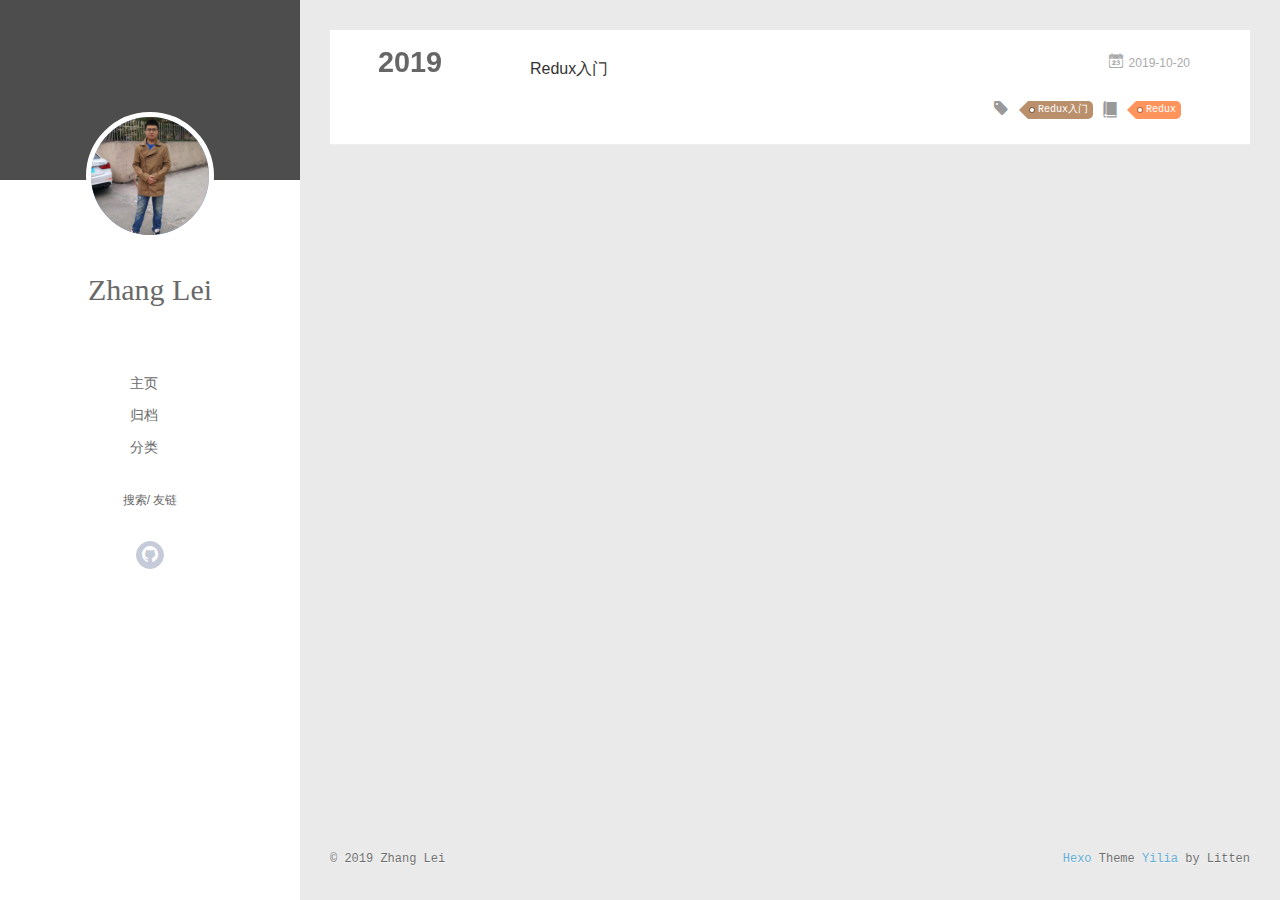
<file: categories/Redux/index.html>
<!DOCTYPE html>
<html>
<head>
  <meta charset="utf-8">
  
  <meta name="renderer" content="webkit">
  <meta http-equiv="X-UA-Compatible" content="IE=edge" >
  <link rel="dns-prefetch" href="http://yoursite.com">
  <title>Category: Redux | Hexo</title>
  <meta name="viewport" content="width=device-width, initial-scale=1, maximum-scale=1">
  <meta property="og:type" content="website">
<meta property="og:title" content="Hexo">
<meta property="og:url" content="http:&#x2F;&#x2F;yoursite.com&#x2F;categories&#x2F;Redux&#x2F;index.html">
<meta property="og:site_name" content="Hexo">
<meta property="og:locale" content="en">
<meta name="twitter:card" content="summary">
  
    <link rel="alternative" href="/atom.xml" title="Hexo" type="application/atom+xml">
  
  
    <link rel="icon" href="/favicon.png">
  
  <link rel="stylesheet" type="text/css" href="/./main.0cf68a.css">
  <style type="text/css">
  
    #container.show {
      background: linear-gradient(200deg,#a0cfe4,#e8c37e);
    }
  </style>
  

  

</head>

<body>
  <div id="container" q-class="show:isCtnShow">
    <canvas id="anm-canvas" class="anm-canvas"></canvas>
    <div class="left-col" q-class="show:isShow">
      
<div class="overlay" style="background: #4d4d4d"></div>
<div class="intrude-less">
	<header id="header" class="inner">
		<a href="/" class="profilepic">
			<img src="/assets/img/zhanglei.jpg" class="js-avatar">
		</a>
		<hgroup>
		  <h1 class="header-author"><a href="/">Zhang Lei</a></h1>
		</hgroup>
		

		<nav class="header-menu">
			<ul>
			
				<li><a href="/">主页</a></li>
	        
				<li><a href="/archives/index.html">归档</a></li>
	        
				<li><a href="/categories">分类</a></li>
	        
			</ul>
		</nav>
		<nav class="header-smart-menu">
    		
    			
    			<a q-on="click: openSlider(e, 'innerArchive')" href="javascript:void(0)">搜索</a>
    			
            
    			
    			<a q-on="click: openSlider(e, 'friends')" href="javascript:void(0)">友链</a>
    			
            
		</nav>
		<nav class="header-nav">
			<div class="social">
				
					<a class="github" target="_blank" href="https://github.com/zearler" title="github"><i class="icon-github"></i></a>
		        
			</div>
		</nav>
	</header>		
</div>

    </div>
    <div class="mid-col" q-class="show:isShow,hide:isShow|isFalse">
      
<nav id="mobile-nav">
  	<div class="overlay js-overlay" style="background: #4d4d4d"></div>
	<div class="btnctn js-mobile-btnctn">
  		<div class="slider-trigger list" q-on="click: openSlider(e)"><i class="icon icon-sort"></i></div>
	</div>
	<div class="intrude-less">
		<header id="header" class="inner">
			<div class="profilepic">
				<img src="/assets/img/zhanglei.jpg" class="js-avatar">
			</div>
			<hgroup>
			  <h1 class="header-author js-header-author">Zhang Lei</h1>
			</hgroup>
			
			
			
				
			
				
			
				
			
			
			
			<nav class="header-nav">
				<div class="social">
					
						<a class="github" target="_blank" href="https://github.com/zearler" title="github"><i class="icon-github"></i></a>
			        
				</div>
			</nav>

			<nav class="header-menu js-header-menu">
				<ul style="width: 70%">
				
				
					<li style="width: 33.333333333333336%"><a href="/">主页</a></li>
		        
					<li style="width: 33.333333333333336%"><a href="/archives/index.html">归档</a></li>
		        
					<li style="width: 33.333333333333336%"><a href="/categories">分类</a></li>
		        
				</ul>
			</nav>
		</header>				
	</div>
	<div class="mobile-mask" style="display:none" q-show="isShow"></div>
</nav>

      <div id="wrapper" class="body-wrap">
        <div class="menu-l">
          <div class="canvas-wrap">
            <canvas data-colors="#eaeaea" data-sectionHeight="100" data-contentId="js-content" id="myCanvas1" class="anm-canvas"></canvas>
          </div>
          <div id="js-content" class="content-ll">
            
  
  
    
    
      
      
      <section class="archives-wrap">
        <div class="archive-year-wrap">
          <a href="/archives/2019" class="archive-year">2019</a>
        </div>
        <div class="archives">
    
    <article class="archive-article archive-type-post">
  <div class="archive-article-inner">
    <header class="archive-article-header">
      	<div class="article-meta">
	      	<a href="/2019/10/20/Redux%E5%85%A5%E9%97%A8/" class="archive-article-date">
  	<time datetime="2019-10-20T09:41:13.000Z" itemprop="datePublished"><i class="icon-calendar icon"></i>2019-10-20</time>
</a>
        </div>
    	 
  
    <h1 itemprop="name">
      <a class="archive-article-title" href="/2019/10/20/Redux%E5%85%A5%E9%97%A8/">Redux入门</a>
    </h1>
  

        <div class="article-info info-on-right">
          
	<div class="article-tag tagcloud">
		<i class="icon-price-tags icon"></i>
		<ul class="article-tag-list">
			 
        		<li class="article-tag-list-item">
        			<a href="javascript:void(0)" class="js-tag article-tag-list-link color3">Redux入门</a>
        		</li>
      		
		</ul>
	</div>

          
	<div class="article-category tagcloud">
		<i class="icon-book icon"></i>
		<ul class="article-tag-list">
			 
        		<li class="article-tag-list-item">
        			<a href="/categories/Redux//" class="article-tag-list-link color1">Redux</a>
        		</li>
      		
		</ul>
	</div>


        </div>
        <div class="clearfix"></div>
    </header>
  </div>
</article>
  
  
    </div></section>
  

    


          </div>
        </div>
      </div>
      <footer id="footer">
  <div class="outer">
    <div id="footer-info">
    	<div class="footer-left">
    		&copy; 2019 Zhang Lei
    	</div>
      	<div class="footer-right">
      		<a href="http://hexo.io/" target="_blank">Hexo</a>  Theme <a href="https://github.com/litten/hexo-theme-yilia" target="_blank">Yilia</a> by Litten
      	</div>
    </div>
  </div>
</footer>
    </div>
    <script>
	var yiliaConfig = {
		mathjax: false,
		isHome: false,
		isPost: false,
		isArchive: false,
		isTag: false,
		isCategory: true,
		open_in_new: false,
		toc_hide_index: true,
		root: "/",
		innerArchive: true,
		showTags: false
	}
</script>

<script>!function(t){function n(e){if(r[e])return r[e].exports;var i=r[e]={exports:{},id:e,loaded:!1};return t[e].call(i.exports,i,i.exports,n),i.loaded=!0,i.exports}var r={};n.m=t,n.c=r,n.p="./",n(0)}([function(t,n,r){r(195),t.exports=r(191)},function(t,n,r){var e=r(3),i=r(52),o=r(27),u=r(28),c=r(53),f="prototype",a=function(t,n,r){var s,l,h,v,p=t&a.F,d=t&a.G,y=t&a.S,g=t&a.P,b=t&a.B,m=d?e:y?e[n]||(e[n]={}):(e[n]||{})[f],x=d?i:i[n]||(i[n]={}),w=x[f]||(x[f]={});d&&(r=n);for(s in r)l=!p&&m&&void 0!==m[s],h=(l?m:r)[s],v=b&&l?c(h,e):g&&"function"==typeof h?c(Function.call,h):h,m&&u(m,s,h,t&a.U),x[s]!=h&&o(x,s,v),g&&w[s]!=h&&(w[s]=h)};e.core=i,a.F=1,a.G=2,a.S=4,a.P=8,a.B=16,a.W=32,a.U=64,a.R=128,t.exports=a},function(t,n,r){var e=r(6);t.exports=function(t){if(!e(t))throw TypeError(t+" is not an object!");return t}},function(t,n){var r=t.exports="undefined"!=typeof window&&window.Math==Math?window:"undefined"!=typeof self&&self.Math==Math?self:Function("return this")();"number"==typeof __g&&(__g=r)},function(t,n){t.exports=function(t){try{return!!t()}catch(t){return!0}}},function(t,n){var r=t.exports="undefined"!=typeof window&&window.Math==Math?window:"undefined"!=typeof self&&self.Math==Math?self:Function("return this")();"number"==typeof __g&&(__g=r)},function(t,n){t.exports=function(t){return"object"==typeof t?null!==t:"function"==typeof t}},function(t,n,r){var e=r(126)("wks"),i=r(76),o=r(3).Symbol,u="function"==typeof o;(t.exports=function(t){return e[t]||(e[t]=u&&o[t]||(u?o:i)("Symbol."+t))}).store=e},function(t,n){var r={}.hasOwnProperty;t.exports=function(t,n){return r.call(t,n)}},function(t,n,r){var e=r(94),i=r(33);t.exports=function(t){return e(i(t))}},function(t,n,r){t.exports=!r(4)(function(){return 7!=Object.defineProperty({},"a",{get:function(){return 7}}).a})},function(t,n,r){var e=r(2),i=r(167),o=r(50),u=Object.defineProperty;n.f=r(10)?Object.defineProperty:function(t,n,r){if(e(t),n=o(n,!0),e(r),i)try{return u(t,n,r)}catch(t){}if("get"in r||"set"in r)throw TypeError("Accessors not supported!");return"value"in r&&(t[n]=r.value),t}},function(t,n,r){t.exports=!r(18)(function(){return 7!=Object.defineProperty({},"a",{get:function(){return 7}}).a})},function(t,n,r){var e=r(14),i=r(22);t.exports=r(12)?function(t,n,r){return e.f(t,n,i(1,r))}:function(t,n,r){return t[n]=r,t}},function(t,n,r){var e=r(20),i=r(58),o=r(42),u=Object.defineProperty;n.f=r(12)?Object.defineProperty:function(t,n,r){if(e(t),n=o(n,!0),e(r),i)try{return u(t,n,r)}catch(t){}if("get"in r||"set"in r)throw TypeError("Accessors not supported!");return"value"in r&&(t[n]=r.value),t}},function(t,n,r){var e=r(40)("wks"),i=r(23),o=r(5).Symbol,u="function"==typeof o;(t.exports=function(t){return e[t]||(e[t]=u&&o[t]||(u?o:i)("Symbol."+t))}).store=e},function(t,n,r){var e=r(67),i=Math.min;t.exports=function(t){return t>0?i(e(t),9007199254740991):0}},function(t,n,r){var e=r(46);t.exports=function(t){return Object(e(t))}},function(t,n){t.exports=function(t){try{return!!t()}catch(t){return!0}}},function(t,n,r){var e=r(63),i=r(34);t.exports=Object.keys||function(t){return e(t,i)}},function(t,n,r){var e=r(21);t.exports=function(t){if(!e(t))throw TypeError(t+" is not an object!");return t}},function(t,n){t.exports=function(t){return"object"==typeof t?null!==t:"function"==typeof t}},function(t,n){t.exports=function(t,n){return{enumerable:!(1&t),configurable:!(2&t),writable:!(4&t),value:n}}},function(t,n){var r=0,e=Math.random();t.exports=function(t){return"Symbol(".concat(void 0===t?"":t,")_",(++r+e).toString(36))}},function(t,n){var r={}.hasOwnProperty;t.exports=function(t,n){return r.call(t,n)}},function(t,n){var r=t.exports={version:"2.4.0"};"number"==typeof __e&&(__e=r)},function(t,n){t.exports=function(t){if("function"!=typeof t)throw TypeError(t+" is not a function!");return t}},function(t,n,r){var e=r(11),i=r(66);t.exports=r(10)?function(t,n,r){return e.f(t,n,i(1,r))}:function(t,n,r){return t[n]=r,t}},function(t,n,r){var e=r(3),i=r(27),o=r(24),u=r(76)("src"),c="toString",f=Function[c],a=(""+f).split(c);r(52).inspectSource=function(t){return f.call(t)},(t.exports=function(t,n,r,c){var f="function"==typeof r;f&&(o(r,"name")||i(r,"name",n)),t[n]!==r&&(f&&(o(r,u)||i(r,u,t[n]?""+t[n]:a.join(String(n)))),t===e?t[n]=r:c?t[n]?t[n]=r:i(t,n,r):(delete t[n],i(t,n,r)))})(Function.prototype,c,function(){return"function"==typeof this&&this[u]||f.call(this)})},function(t,n,r){var e=r(1),i=r(4),o=r(46),u=function(t,n,r,e){var i=String(o(t)),u="<"+n;return""!==r&&(u+=" "+r+'="'+String(e).replace(/"/g,"&quot;")+'"'),u+">"+i+"</"+n+">"};t.exports=function(t,n){var r={};r[t]=n(u),e(e.P+e.F*i(function(){var n=""[t]('"');return n!==n.toLowerCase()||n.split('"').length>3}),"String",r)}},function(t,n,r){var e=r(115),i=r(46);t.exports=function(t){return e(i(t))}},function(t,n,r){var e=r(116),i=r(66),o=r(30),u=r(50),c=r(24),f=r(167),a=Object.getOwnPropertyDescriptor;n.f=r(10)?a:function(t,n){if(t=o(t),n=u(n,!0),f)try{return a(t,n)}catch(t){}if(c(t,n))return i(!e.f.call(t,n),t[n])}},function(t,n,r){var e=r(24),i=r(17),o=r(145)("IE_PROTO"),u=Object.prototype;t.exports=Object.getPrototypeOf||function(t){return t=i(t),e(t,o)?t[o]:"function"==typeof t.constructor&&t instanceof t.constructor?t.constructor.prototype:t instanceof Object?u:null}},function(t,n){t.exports=function(t){if(void 0==t)throw TypeError("Can't call method on  "+t);return t}},function(t,n){t.exports="constructor,hasOwnProperty,isPrototypeOf,propertyIsEnumerable,toLocaleString,toString,valueOf".split(",")},function(t,n){t.exports={}},function(t,n){t.exports=!0},function(t,n){n.f={}.propertyIsEnumerable},function(t,n,r){var e=r(14).f,i=r(8),o=r(15)("toStringTag");t.exports=function(t,n,r){t&&!i(t=r?t:t.prototype,o)&&e(t,o,{configurable:!0,value:n})}},function(t,n,r){var e=r(40)("keys"),i=r(23);t.exports=function(t){return e[t]||(e[t]=i(t))}},function(t,n,r){var e=r(5),i="__core-js_shared__",o=e[i]||(e[i]={});t.exports=function(t){return o[t]||(o[t]={})}},function(t,n){var r=Math.ceil,e=Math.floor;t.exports=function(t){return isNaN(t=+t)?0:(t>0?e:r)(t)}},function(t,n,r){var e=r(21);t.exports=function(t,n){if(!e(t))return t;var r,i;if(n&&"function"==typeof(r=t.toString)&&!e(i=r.call(t)))return i;if("function"==typeof(r=t.valueOf)&&!e(i=r.call(t)))return i;if(!n&&"function"==typeof(r=t.toString)&&!e(i=r.call(t)))return i;throw TypeError("Can't convert object to primitive value")}},function(t,n,r){var e=r(5),i=r(25),o=r(36),u=r(44),c=r(14).f;t.exports=function(t){var n=i.Symbol||(i.Symbol=o?{}:e.Symbol||{});"_"==t.charAt(0)||t in n||c(n,t,{value:u.f(t)})}},function(t,n,r){n.f=r(15)},function(t,n){var r={}.toString;t.exports=function(t){return r.call(t).slice(8,-1)}},function(t,n){t.exports=function(t){if(void 0==t)throw TypeError("Can't call method on  "+t);return t}},function(t,n,r){var e=r(4);t.exports=function(t,n){return!!t&&e(function(){n?t.call(null,function(){},1):t.call(null)})}},function(t,n,r){var e=r(53),i=r(115),o=r(17),u=r(16),c=r(203);t.exports=function(t,n){var r=1==t,f=2==t,a=3==t,s=4==t,l=6==t,h=5==t||l,v=n||c;return function(n,c,p){for(var d,y,g=o(n),b=i(g),m=e(c,p,3),x=u(b.length),w=0,S=r?v(n,x):f?v(n,0):void 0;x>w;w++)if((h||w in b)&&(d=b[w],y=m(d,w,g),t))if(r)S[w]=y;else if(y)switch(t){case 3:return!0;case 5:return d;case 6:return w;case 2:S.push(d)}else if(s)return!1;return l?-1:a||s?s:S}}},function(t,n,r){var e=r(1),i=r(52),o=r(4);t.exports=function(t,n){var r=(i.Object||{})[t]||Object[t],u={};u[t]=n(r),e(e.S+e.F*o(function(){r(1)}),"Object",u)}},function(t,n,r){var e=r(6);t.exports=function(t,n){if(!e(t))return t;var r,i;if(n&&"function"==typeof(r=t.toString)&&!e(i=r.call(t)))return i;if("function"==typeof(r=t.valueOf)&&!e(i=r.call(t)))return i;if(!n&&"function"==typeof(r=t.toString)&&!e(i=r.call(t)))return i;throw TypeError("Can't convert object to primitive value")}},function(t,n,r){var e=r(5),i=r(25),o=r(91),u=r(13),c="prototype",f=function(t,n,r){var a,s,l,h=t&f.F,v=t&f.G,p=t&f.S,d=t&f.P,y=t&f.B,g=t&f.W,b=v?i:i[n]||(i[n]={}),m=b[c],x=v?e:p?e[n]:(e[n]||{})[c];v&&(r=n);for(a in r)(s=!h&&x&&void 0!==x[a])&&a in b||(l=s?x[a]:r[a],b[a]=v&&"function"!=typeof x[a]?r[a]:y&&s?o(l,e):g&&x[a]==l?function(t){var n=function(n,r,e){if(this instanceof t){switch(arguments.length){case 0:return new t;case 1:return new t(n);case 2:return new t(n,r)}return new t(n,r,e)}return t.apply(this,arguments)};return n[c]=t[c],n}(l):d&&"function"==typeof l?o(Function.call,l):l,d&&((b.virtual||(b.virtual={}))[a]=l,t&f.R&&m&&!m[a]&&u(m,a,l)))};f.F=1,f.G=2,f.S=4,f.P=8,f.B=16,f.W=32,f.U=64,f.R=128,t.exports=f},function(t,n){var r=t.exports={version:"2.4.0"};"number"==typeof __e&&(__e=r)},function(t,n,r){var e=r(26);t.exports=function(t,n,r){if(e(t),void 0===n)return t;switch(r){case 1:return function(r){return t.call(n,r)};case 2:return function(r,e){return t.call(n,r,e)};case 3:return function(r,e,i){return t.call(n,r,e,i)}}return function(){return t.apply(n,arguments)}}},function(t,n,r){var e=r(183),i=r(1),o=r(126)("metadata"),u=o.store||(o.store=new(r(186))),c=function(t,n,r){var i=u.get(t);if(!i){if(!r)return;u.set(t,i=new e)}var o=i.get(n);if(!o){if(!r)return;i.set(n,o=new e)}return o},f=function(t,n,r){var e=c(n,r,!1);return void 0!==e&&e.has(t)},a=function(t,n,r){var e=c(n,r,!1);return void 0===e?void 0:e.get(t)},s=function(t,n,r,e){c(r,e,!0).set(t,n)},l=function(t,n){var r=c(t,n,!1),e=[];return r&&r.forEach(function(t,n){e.push(n)}),e},h=function(t){return void 0===t||"symbol"==typeof t?t:String(t)},v=function(t){i(i.S,"Reflect",t)};t.exports={store:u,map:c,has:f,get:a,set:s,keys:l,key:h,exp:v}},function(t,n,r){"use strict";if(r(10)){var e=r(69),i=r(3),o=r(4),u=r(1),c=r(127),f=r(152),a=r(53),s=r(68),l=r(66),h=r(27),v=r(73),p=r(67),d=r(16),y=r(75),g=r(50),b=r(24),m=r(180),x=r(114),w=r(6),S=r(17),_=r(137),O=r(70),E=r(32),P=r(71).f,j=r(154),F=r(76),M=r(7),A=r(48),N=r(117),T=r(146),I=r(155),k=r(80),L=r(123),R=r(74),C=r(130),D=r(160),U=r(11),W=r(31),G=U.f,B=W.f,V=i.RangeError,z=i.TypeError,q=i.Uint8Array,K="ArrayBuffer",J="Shared"+K,Y="BYTES_PER_ELEMENT",H="prototype",$=Array[H],X=f.ArrayBuffer,Q=f.DataView,Z=A(0),tt=A(2),nt=A(3),rt=A(4),et=A(5),it=A(6),ot=N(!0),ut=N(!1),ct=I.values,ft=I.keys,at=I.entries,st=$.lastIndexOf,lt=$.reduce,ht=$.reduceRight,vt=$.join,pt=$.sort,dt=$.slice,yt=$.toString,gt=$.toLocaleString,bt=M("iterator"),mt=M("toStringTag"),xt=F("typed_constructor"),wt=F("def_constructor"),St=c.CONSTR,_t=c.TYPED,Ot=c.VIEW,Et="Wrong length!",Pt=A(1,function(t,n){return Tt(T(t,t[wt]),n)}),jt=o(function(){return 1===new q(new Uint16Array([1]).buffer)[0]}),Ft=!!q&&!!q[H].set&&o(function(){new q(1).set({})}),Mt=function(t,n){if(void 0===t)throw z(Et);var r=+t,e=d(t);if(n&&!m(r,e))throw V(Et);return e},At=function(t,n){var r=p(t);if(r<0||r%n)throw V("Wrong offset!");return r},Nt=function(t){if(w(t)&&_t in t)return t;throw z(t+" is not a typed array!")},Tt=function(t,n){if(!(w(t)&&xt in t))throw z("It is not a typed array constructor!");return new t(n)},It=function(t,n){return kt(T(t,t[wt]),n)},kt=function(t,n){for(var r=0,e=n.length,i=Tt(t,e);e>r;)i[r]=n[r++];return i},Lt=function(t,n,r){G(t,n,{get:function(){return this._d[r]}})},Rt=function(t){var n,r,e,i,o,u,c=S(t),f=arguments.length,s=f>1?arguments[1]:void 0,l=void 0!==s,h=j(c);if(void 0!=h&&!_(h)){for(u=h.call(c),e=[],n=0;!(o=u.next()).done;n++)e.push(o.value);c=e}for(l&&f>2&&(s=a(s,arguments[2],2)),n=0,r=d(c.length),i=Tt(this,r);r>n;n++)i[n]=l?s(c[n],n):c[n];return i},Ct=function(){for(var t=0,n=arguments.length,r=Tt(this,n);n>t;)r[t]=arguments[t++];return r},Dt=!!q&&o(function(){gt.call(new q(1))}),Ut=function(){return gt.apply(Dt?dt.call(Nt(this)):Nt(this),arguments)},Wt={copyWithin:function(t,n){return D.call(Nt(this),t,n,arguments.length>2?arguments[2]:void 0)},every:function(t){return rt(Nt(this),t,arguments.length>1?arguments[1]:void 0)},fill:function(t){return C.apply(Nt(this),arguments)},filter:function(t){return It(this,tt(Nt(this),t,arguments.length>1?arguments[1]:void 0))},find:function(t){return et(Nt(this),t,arguments.length>1?arguments[1]:void 0)},findIndex:function(t){return it(Nt(this),t,arguments.length>1?arguments[1]:void 0)},forEach:function(t){Z(Nt(this),t,arguments.length>1?arguments[1]:void 0)},indexOf:function(t){return ut(Nt(this),t,arguments.length>1?arguments[1]:void 0)},includes:function(t){return ot(Nt(this),t,arguments.length>1?arguments[1]:void 0)},join:function(t){return vt.apply(Nt(this),arguments)},lastIndexOf:function(t){return st.apply(Nt(this),arguments)},map:function(t){return Pt(Nt(this),t,arguments.length>1?arguments[1]:void 0)},reduce:function(t){return lt.apply(Nt(this),arguments)},reduceRight:function(t){return ht.apply(Nt(this),arguments)},reverse:function(){for(var t,n=this,r=Nt(n).length,e=Math.floor(r/2),i=0;i<e;)t=n[i],n[i++]=n[--r],n[r]=t;return n},some:function(t){return nt(Nt(this),t,arguments.length>1?arguments[1]:void 0)},sort:function(t){return pt.call(Nt(this),t)},subarray:function(t,n){var r=Nt(this),e=r.length,i=y(t,e);return new(T(r,r[wt]))(r.buffer,r.byteOffset+i*r.BYTES_PER_ELEMENT,d((void 0===n?e:y(n,e))-i))}},Gt=function(t,n){return It(this,dt.call(Nt(this),t,n))},Bt=function(t){Nt(this);var n=At(arguments[1],1),r=this.length,e=S(t),i=d(e.length),o=0;if(i+n>r)throw V(Et);for(;o<i;)this[n+o]=e[o++]},Vt={entries:function(){return at.call(Nt(this))},keys:function(){return ft.call(Nt(this))},values:function(){return ct.call(Nt(this))}},zt=function(t,n){return w(t)&&t[_t]&&"symbol"!=typeof n&&n in t&&String(+n)==String(n)},qt=function(t,n){return zt(t,n=g(n,!0))?l(2,t[n]):B(t,n)},Kt=function(t,n,r){return!(zt(t,n=g(n,!0))&&w(r)&&b(r,"value"))||b(r,"get")||b(r,"set")||r.configurable||b(r,"writable")&&!r.writable||b(r,"enumerable")&&!r.enumerable?G(t,n,r):(t[n]=r.value,t)};St||(W.f=qt,U.f=Kt),u(u.S+u.F*!St,"Object",{getOwnPropertyDescriptor:qt,defineProperty:Kt}),o(function(){yt.call({})})&&(yt=gt=function(){return vt.call(this)});var Jt=v({},Wt);v(Jt,Vt),h(Jt,bt,Vt.values),v(Jt,{slice:Gt,set:Bt,constructor:function(){},toString:yt,toLocaleString:Ut}),Lt(Jt,"buffer","b"),Lt(Jt,"byteOffset","o"),Lt(Jt,"byteLength","l"),Lt(Jt,"length","e"),G(Jt,mt,{get:function(){return this[_t]}}),t.exports=function(t,n,r,f){f=!!f;var a=t+(f?"Clamped":"")+"Array",l="Uint8Array"!=a,v="get"+t,p="set"+t,y=i[a],g=y||{},b=y&&E(y),m=!y||!c.ABV,S={},_=y&&y[H],j=function(t,r){var e=t._d;return e.v[v](r*n+e.o,jt)},F=function(t,r,e){var i=t._d;f&&(e=(e=Math.round(e))<0?0:e>255?255:255&e),i.v[p](r*n+i.o,e,jt)},M=function(t,n){G(t,n,{get:function(){return j(this,n)},set:function(t){return F(this,n,t)},enumerable:!0})};m?(y=r(function(t,r,e,i){s(t,y,a,"_d");var o,u,c,f,l=0,v=0;if(w(r)){if(!(r instanceof X||(f=x(r))==K||f==J))return _t in r?kt(y,r):Rt.call(y,r);o=r,v=At(e,n);var p=r.byteLength;if(void 0===i){if(p%n)throw V(Et);if((u=p-v)<0)throw V(Et)}else if((u=d(i)*n)+v>p)throw V(Et);c=u/n}else c=Mt(r,!0),u=c*n,o=new X(u);for(h(t,"_d",{b:o,o:v,l:u,e:c,v:new Q(o)});l<c;)M(t,l++)}),_=y[H]=O(Jt),h(_,"constructor",y)):L(function(t){new y(null),new y(t)},!0)||(y=r(function(t,r,e,i){s(t,y,a);var o;return w(r)?r instanceof X||(o=x(r))==K||o==J?void 0!==i?new g(r,At(e,n),i):void 0!==e?new g(r,At(e,n)):new g(r):_t in r?kt(y,r):Rt.call(y,r):new g(Mt(r,l))}),Z(b!==Function.prototype?P(g).concat(P(b)):P(g),function(t){t in y||h(y,t,g[t])}),y[H]=_,e||(_.constructor=y));var A=_[bt],N=!!A&&("values"==A.name||void 0==A.name),T=Vt.values;h(y,xt,!0),h(_,_t,a),h(_,Ot,!0),h(_,wt,y),(f?new y(1)[mt]==a:mt in _)||G(_,mt,{get:function(){return a}}),S[a]=y,u(u.G+u.W+u.F*(y!=g),S),u(u.S,a,{BYTES_PER_ELEMENT:n,from:Rt,of:Ct}),Y in _||h(_,Y,n),u(u.P,a,Wt),R(a),u(u.P+u.F*Ft,a,{set:Bt}),u(u.P+u.F*!N,a,Vt),u(u.P+u.F*(_.toString!=yt),a,{toString:yt}),u(u.P+u.F*o(function(){new y(1).slice()}),a,{slice:Gt}),u(u.P+u.F*(o(function(){return[1,2].toLocaleString()!=new y([1,2]).toLocaleString()})||!o(function(){_.toLocaleString.call([1,2])})),a,{toLocaleString:Ut}),k[a]=N?A:T,e||N||h(_,bt,T)}}else t.exports=function(){}},function(t,n){var r={}.toString;t.exports=function(t){return r.call(t).slice(8,-1)}},function(t,n,r){var e=r(21),i=r(5).document,o=e(i)&&e(i.createElement);t.exports=function(t){return o?i.createElement(t):{}}},function(t,n,r){t.exports=!r(12)&&!r(18)(function(){return 7!=Object.defineProperty(r(57)("div"),"a",{get:function(){return 7}}).a})},function(t,n,r){"use strict";var e=r(36),i=r(51),o=r(64),u=r(13),c=r(8),f=r(35),a=r(96),s=r(38),l=r(103),h=r(15)("iterator"),v=!([].keys&&"next"in[].keys()),p="keys",d="values",y=function(){return this};t.exports=function(t,n,r,g,b,m,x){a(r,n,g);var w,S,_,O=function(t){if(!v&&t in F)return F[t];switch(t){case p:case d:return function(){return new r(this,t)}}return function(){return new r(this,t)}},E=n+" Iterator",P=b==d,j=!1,F=t.prototype,M=F[h]||F["@@iterator"]||b&&F[b],A=M||O(b),N=b?P?O("entries"):A:void 0,T="Array"==n?F.entries||M:M;if(T&&(_=l(T.call(new t)))!==Object.prototype&&(s(_,E,!0),e||c(_,h)||u(_,h,y)),P&&M&&M.name!==d&&(j=!0,A=function(){return M.call(this)}),e&&!x||!v&&!j&&F[h]||u(F,h,A),f[n]=A,f[E]=y,b)if(w={values:P?A:O(d),keys:m?A:O(p),entries:N},x)for(S in w)S in F||o(F,S,w[S]);else i(i.P+i.F*(v||j),n,w);return w}},function(t,n,r){var e=r(20),i=r(100),o=r(34),u=r(39)("IE_PROTO"),c=function(){},f="prototype",a=function(){var t,n=r(57)("iframe"),e=o.length;for(n.style.display="none",r(93).appendChild(n),n.src="javascript:",t=n.contentWindow.document,t.open(),t.write("<script>document.F=Object<\/script>"),t.close(),a=t.F;e--;)delete a[f][o[e]];return a()};t.exports=Object.create||function(t,n){var r;return null!==t?(c[f]=e(t),r=new c,c[f]=null,r[u]=t):r=a(),void 0===n?r:i(r,n)}},function(t,n,r){var e=r(63),i=r(34).concat("length","prototype");n.f=Object.getOwnPropertyNames||function(t){return e(t,i)}},function(t,n){n.f=Object.getOwnPropertySymbols},function(t,n,r){var e=r(8),i=r(9),o=r(90)(!1),u=r(39)("IE_PROTO");t.exports=function(t,n){var r,c=i(t),f=0,a=[];for(r in c)r!=u&&e(c,r)&&a.push(r);for(;n.length>f;)e(c,r=n[f++])&&(~o(a,r)||a.push(r));return a}},function(t,n,r){t.exports=r(13)},function(t,n,r){var e=r(76)("meta"),i=r(6),o=r(24),u=r(11).f,c=0,f=Object.isExtensible||function(){return!0},a=!r(4)(function(){return f(Object.preventExtensions({}))}),s=function(t){u(t,e,{value:{i:"O"+ ++c,w:{}}})},l=function(t,n){if(!i(t))return"symbol"==typeof t?t:("string"==typeof t?"S":"P")+t;if(!o(t,e)){if(!f(t))return"F";if(!n)return"E";s(t)}return t[e].i},h=function(t,n){if(!o(t,e)){if(!f(t))return!0;if(!n)return!1;s(t)}return t[e].w},v=function(t){return a&&p.NEED&&f(t)&&!o(t,e)&&s(t),t},p=t.exports={KEY:e,NEED:!1,fastKey:l,getWeak:h,onFreeze:v}},function(t,n){t.exports=function(t,n){return{enumerable:!(1&t),configurable:!(2&t),writable:!(4&t),value:n}}},function(t,n){var r=Math.ceil,e=Math.floor;t.exports=function(t){return isNaN(t=+t)?0:(t>0?e:r)(t)}},function(t,n){t.exports=function(t,n,r,e){if(!(t instanceof n)||void 0!==e&&e in t)throw TypeError(r+": incorrect invocation!");return t}},function(t,n){t.exports=!1},function(t,n,r){var e=r(2),i=r(173),o=r(133),u=r(145)("IE_PROTO"),c=function(){},f="prototype",a=function(){var t,n=r(132)("iframe"),e=o.length;for(n.style.display="none",r(135).appendChild(n),n.src="javascript:",t=n.contentWindow.document,t.open(),t.write("<script>document.F=Object<\/script>"),t.close(),a=t.F;e--;)delete a[f][o[e]];return a()};t.exports=Object.create||function(t,n){var r;return null!==t?(c[f]=e(t),r=new c,c[f]=null,r[u]=t):r=a(),void 0===n?r:i(r,n)}},function(t,n,r){var e=r(175),i=r(133).concat("length","prototype");n.f=Object.getOwnPropertyNames||function(t){return e(t,i)}},function(t,n,r){var e=r(175),i=r(133);t.exports=Object.keys||function(t){return e(t,i)}},function(t,n,r){var e=r(28);t.exports=function(t,n,r){for(var i in n)e(t,i,n[i],r);return t}},function(t,n,r){"use strict";var e=r(3),i=r(11),o=r(10),u=r(7)("species");t.exports=function(t){var n=e[t];o&&n&&!n[u]&&i.f(n,u,{configurable:!0,get:function(){return this}})}},function(t,n,r){var e=r(67),i=Math.max,o=Math.min;t.exports=function(t,n){return t=e(t),t<0?i(t+n,0):o(t,n)}},function(t,n){var r=0,e=Math.random();t.exports=function(t){return"Symbol(".concat(void 0===t?"":t,")_",(++r+e).toString(36))}},function(t,n,r){var e=r(33);t.exports=function(t){return Object(e(t))}},function(t,n,r){var e=r(7)("unscopables"),i=Array.prototype;void 0==i[e]&&r(27)(i,e,{}),t.exports=function(t){i[e][t]=!0}},function(t,n,r){var e=r(53),i=r(169),o=r(137),u=r(2),c=r(16),f=r(154),a={},s={},n=t.exports=function(t,n,r,l,h){var v,p,d,y,g=h?function(){return t}:f(t),b=e(r,l,n?2:1),m=0;if("function"!=typeof g)throw TypeError(t+" is not iterable!");if(o(g)){for(v=c(t.length);v>m;m++)if((y=n?b(u(p=t[m])[0],p[1]):b(t[m]))===a||y===s)return y}else for(d=g.call(t);!(p=d.next()).done;)if((y=i(d,b,p.value,n))===a||y===s)return y};n.BREAK=a,n.RETURN=s},function(t,n){t.exports={}},function(t,n,r){var e=r(11).f,i=r(24),o=r(7)("toStringTag");t.exports=function(t,n,r){t&&!i(t=r?t:t.prototype,o)&&e(t,o,{configurable:!0,value:n})}},function(t,n,r){var e=r(1),i=r(46),o=r(4),u=r(150),c="["+u+"]",f="​",a=RegExp("^"+c+c+"*"),s=RegExp(c+c+"*$"),l=function(t,n,r){var i={},c=o(function(){return!!u[t]()||f[t]()!=f}),a=i[t]=c?n(h):u[t];r&&(i[r]=a),e(e.P+e.F*c,"String",i)},h=l.trim=function(t,n){return t=String(i(t)),1&n&&(t=t.replace(a,"")),2&n&&(t=t.replace(s,"")),t};t.exports=l},function(t,n,r){t.exports={default:r(86),__esModule:!0}},function(t,n,r){t.exports={default:r(87),__esModule:!0}},function(t,n,r){"use strict";function e(t){return t&&t.__esModule?t:{default:t}}n.__esModule=!0;var i=r(84),o=e(i),u=r(83),c=e(u),f="function"==typeof c.default&&"symbol"==typeof o.default?function(t){return typeof t}:function(t){return t&&"function"==typeof c.default&&t.constructor===c.default&&t!==c.default.prototype?"symbol":typeof t};n.default="function"==typeof c.default&&"symbol"===f(o.default)?function(t){return void 0===t?"undefined":f(t)}:function(t){return t&&"function"==typeof c.default&&t.constructor===c.default&&t!==c.default.prototype?"symbol":void 0===t?"undefined":f(t)}},function(t,n,r){r(110),r(108),r(111),r(112),t.exports=r(25).Symbol},function(t,n,r){r(109),r(113),t.exports=r(44).f("iterator")},function(t,n){t.exports=function(t){if("function"!=typeof t)throw TypeError(t+" is not a function!");return t}},function(t,n){t.exports=function(){}},function(t,n,r){var e=r(9),i=r(106),o=r(105);t.exports=function(t){return function(n,r,u){var c,f=e(n),a=i(f.length),s=o(u,a);if(t&&r!=r){for(;a>s;)if((c=f[s++])!=c)return!0}else for(;a>s;s++)if((t||s in f)&&f[s]===r)return t||s||0;return!t&&-1}}},function(t,n,r){var e=r(88);t.exports=function(t,n,r){if(e(t),void 0===n)return t;switch(r){case 1:return function(r){return t.call(n,r)};case 2:return function(r,e){return t.call(n,r,e)};case 3:return function(r,e,i){return t.call(n,r,e,i)}}return function(){return t.apply(n,arguments)}}},function(t,n,r){var e=r(19),i=r(62),o=r(37);t.exports=function(t){var n=e(t),r=i.f;if(r)for(var u,c=r(t),f=o.f,a=0;c.length>a;)f.call(t,u=c[a++])&&n.push(u);return n}},function(t,n,r){t.exports=r(5).document&&document.documentElement},function(t,n,r){var e=r(56);t.exports=Object("z").propertyIsEnumerable(0)?Object:function(t){return"String"==e(t)?t.split(""):Object(t)}},function(t,n,r){var e=r(56);t.exports=Array.isArray||function(t){return"Array"==e(t)}},function(t,n,r){"use strict";var e=r(60),i=r(22),o=r(38),u={};r(13)(u,r(15)("iterator"),function(){return this}),t.exports=function(t,n,r){t.prototype=e(u,{next:i(1,r)}),o(t,n+" Iterator")}},function(t,n){t.exports=function(t,n){return{value:n,done:!!t}}},function(t,n,r){var e=r(19),i=r(9);t.exports=function(t,n){for(var r,o=i(t),u=e(o),c=u.length,f=0;c>f;)if(o[r=u[f++]]===n)return r}},function(t,n,r){var e=r(23)("meta"),i=r(21),o=r(8),u=r(14).f,c=0,f=Object.isExtensible||function(){return!0},a=!r(18)(function(){return f(Object.preventExtensions({}))}),s=function(t){u(t,e,{value:{i:"O"+ ++c,w:{}}})},l=function(t,n){if(!i(t))return"symbol"==typeof t?t:("string"==typeof t?"S":"P")+t;if(!o(t,e)){if(!f(t))return"F";if(!n)return"E";s(t)}return t[e].i},h=function(t,n){if(!o(t,e)){if(!f(t))return!0;if(!n)return!1;s(t)}return t[e].w},v=function(t){return a&&p.NEED&&f(t)&&!o(t,e)&&s(t),t},p=t.exports={KEY:e,NEED:!1,fastKey:l,getWeak:h,onFreeze:v}},function(t,n,r){var e=r(14),i=r(20),o=r(19);t.exports=r(12)?Object.defineProperties:function(t,n){i(t);for(var r,u=o(n),c=u.length,f=0;c>f;)e.f(t,r=u[f++],n[r]);return t}},function(t,n,r){var e=r(37),i=r(22),o=r(9),u=r(42),c=r(8),f=r(58),a=Object.getOwnPropertyDescriptor;n.f=r(12)?a:function(t,n){if(t=o(t),n=u(n,!0),f)try{return a(t,n)}catch(t){}if(c(t,n))return i(!e.f.call(t,n),t[n])}},function(t,n,r){var e=r(9),i=r(61).f,o={}.toString,u="object"==typeof window&&window&&Object.getOwnPropertyNames?Object.getOwnPropertyNames(window):[],c=function(t){try{return i(t)}catch(t){return u.slice()}};t.exports.f=function(t){return u&&"[object Window]"==o.call(t)?c(t):i(e(t))}},function(t,n,r){var e=r(8),i=r(77),o=r(39)("IE_PROTO"),u=Object.prototype;t.exports=Object.getPrototypeOf||function(t){return t=i(t),e(t,o)?t[o]:"function"==typeof t.constructor&&t instanceof t.constructor?t.constructor.prototype:t instanceof Object?u:null}},function(t,n,r){var e=r(41),i=r(33);t.exports=function(t){return function(n,r){var o,u,c=String(i(n)),f=e(r),a=c.length;return f<0||f>=a?t?"":void 0:(o=c.charCodeAt(f),o<55296||o>56319||f+1===a||(u=c.charCodeAt(f+1))<56320||u>57343?t?c.charAt(f):o:t?c.slice(f,f+2):u-56320+(o-55296<<10)+65536)}}},function(t,n,r){var e=r(41),i=Math.max,o=Math.min;t.exports=function(t,n){return t=e(t),t<0?i(t+n,0):o(t,n)}},function(t,n,r){var e=r(41),i=Math.min;t.exports=function(t){return t>0?i(e(t),9007199254740991):0}},function(t,n,r){"use strict";var e=r(89),i=r(97),o=r(35),u=r(9);t.exports=r(59)(Array,"Array",function(t,n){this._t=u(t),this._i=0,this._k=n},function(){var t=this._t,n=this._k,r=this._i++;return!t||r>=t.length?(this._t=void 0,i(1)):"keys"==n?i(0,r):"values"==n?i(0,t[r]):i(0,[r,t[r]])},"values"),o.Arguments=o.Array,e("keys"),e("values"),e("entries")},function(t,n){},function(t,n,r){"use strict";var e=r(104)(!0);r(59)(String,"String",function(t){this._t=String(t),this._i=0},function(){var t,n=this._t,r=this._i;return r>=n.length?{value:void 0,done:!0}:(t=e(n,r),this._i+=t.length,{value:t,done:!1})})},function(t,n,r){"use strict";var e=r(5),i=r(8),o=r(12),u=r(51),c=r(64),f=r(99).KEY,a=r(18),s=r(40),l=r(38),h=r(23),v=r(15),p=r(44),d=r(43),y=r(98),g=r(92),b=r(95),m=r(20),x=r(9),w=r(42),S=r(22),_=r(60),O=r(102),E=r(101),P=r(14),j=r(19),F=E.f,M=P.f,A=O.f,N=e.Symbol,T=e.JSON,I=T&&T.stringify,k="prototype",L=v("_hidden"),R=v("toPrimitive"),C={}.propertyIsEnumerable,D=s("symbol-registry"),U=s("symbols"),W=s("op-symbols"),G=Object[k],B="function"==typeof N,V=e.QObject,z=!V||!V[k]||!V[k].findChild,q=o&&a(function(){return 7!=_(M({},"a",{get:function(){return M(this,"a",{value:7}).a}})).a})?function(t,n,r){var e=F(G,n);e&&delete G[n],M(t,n,r),e&&t!==G&&M(G,n,e)}:M,K=function(t){var n=U[t]=_(N[k]);return n._k=t,n},J=B&&"symbol"==typeof N.iterator?function(t){return"symbol"==typeof t}:function(t){return t instanceof N},Y=function(t,n,r){return t===G&&Y(W,n,r),m(t),n=w(n,!0),m(r),i(U,n)?(r.enumerable?(i(t,L)&&t[L][n]&&(t[L][n]=!1),r=_(r,{enumerable:S(0,!1)})):(i(t,L)||M(t,L,S(1,{})),t[L][n]=!0),q(t,n,r)):M(t,n,r)},H=function(t,n){m(t);for(var r,e=g(n=x(n)),i=0,o=e.length;o>i;)Y(t,r=e[i++],n[r]);return t},$=function(t,n){return void 0===n?_(t):H(_(t),n)},X=function(t){var n=C.call(this,t=w(t,!0));return!(this===G&&i(U,t)&&!i(W,t))&&(!(n||!i(this,t)||!i(U,t)||i(this,L)&&this[L][t])||n)},Q=function(t,n){if(t=x(t),n=w(n,!0),t!==G||!i(U,n)||i(W,n)){var r=F(t,n);return!r||!i(U,n)||i(t,L)&&t[L][n]||(r.enumerable=!0),r}},Z=function(t){for(var n,r=A(x(t)),e=[],o=0;r.length>o;)i(U,n=r[o++])||n==L||n==f||e.push(n);return e},tt=function(t){for(var n,r=t===G,e=A(r?W:x(t)),o=[],u=0;e.length>u;)!i(U,n=e[u++])||r&&!i(G,n)||o.push(U[n]);return o};B||(N=function(){if(this instanceof N)throw TypeError("Symbol is not a constructor!");var t=h(arguments.length>0?arguments[0]:void 0),n=function(r){this===G&&n.call(W,r),i(this,L)&&i(this[L],t)&&(this[L][t]=!1),q(this,t,S(1,r))};return o&&z&&q(G,t,{configurable:!0,set:n}),K(t)},c(N[k],"toString",function(){return this._k}),E.f=Q,P.f=Y,r(61).f=O.f=Z,r(37).f=X,r(62).f=tt,o&&!r(36)&&c(G,"propertyIsEnumerable",X,!0),p.f=function(t){return K(v(t))}),u(u.G+u.W+u.F*!B,{Symbol:N});for(var nt="hasInstance,isConcatSpreadable,iterator,match,replace,search,species,split,toPrimitive,toStringTag,unscopables".split(","),rt=0;nt.length>rt;)v(nt[rt++]);for(var nt=j(v.store),rt=0;nt.length>rt;)d(nt[rt++]);u(u.S+u.F*!B,"Symbol",{for:function(t){return i(D,t+="")?D[t]:D[t]=N(t)},keyFor:function(t){if(J(t))return y(D,t);throw TypeError(t+" is not a symbol!")},useSetter:function(){z=!0},useSimple:function(){z=!1}}),u(u.S+u.F*!B,"Object",{create:$,defineProperty:Y,defineProperties:H,getOwnPropertyDescriptor:Q,getOwnPropertyNames:Z,getOwnPropertySymbols:tt}),T&&u(u.S+u.F*(!B||a(function(){var t=N();return"[null]"!=I([t])||"{}"!=I({a:t})||"{}"!=I(Object(t))})),"JSON",{stringify:function(t){if(void 0!==t&&!J(t)){for(var n,r,e=[t],i=1;arguments.length>i;)e.push(arguments[i++]);return n=e[1],"function"==typeof n&&(r=n),!r&&b(n)||(n=function(t,n){if(r&&(n=r.call(this,t,n)),!J(n))return n}),e[1]=n,I.apply(T,e)}}}),N[k][R]||r(13)(N[k],R,N[k].valueOf),l(N,"Symbol"),l(Math,"Math",!0),l(e.JSON,"JSON",!0)},function(t,n,r){r(43)("asyncIterator")},function(t,n,r){r(43)("observable")},function(t,n,r){r(107);for(var e=r(5),i=r(13),o=r(35),u=r(15)("toStringTag"),c=["NodeList","DOMTokenList","MediaList","StyleSheetList","CSSRuleList"],f=0;f<5;f++){var a=c[f],s=e[a],l=s&&s.prototype;l&&!l[u]&&i(l,u,a),o[a]=o.Array}},function(t,n,r){var e=r(45),i=r(7)("toStringTag"),o="Arguments"==e(function(){return arguments}()),u=function(t,n){try{return t[n]}catch(t){}};t.exports=function(t){var n,r,c;return void 0===t?"Undefined":null===t?"Null":"string"==typeof(r=u(n=Object(t),i))?r:o?e(n):"Object"==(c=e(n))&&"function"==typeof n.callee?"Arguments":c}},function(t,n,r){var e=r(45);t.exports=Object("z").propertyIsEnumerable(0)?Object:function(t){return"String"==e(t)?t.split(""):Object(t)}},function(t,n){n.f={}.propertyIsEnumerable},function(t,n,r){var e=r(30),i=r(16),o=r(75);t.exports=function(t){return function(n,r,u){var c,f=e(n),a=i(f.length),s=o(u,a);if(t&&r!=r){for(;a>s;)if((c=f[s++])!=c)return!0}else for(;a>s;s++)if((t||s in f)&&f[s]===r)return t||s||0;return!t&&-1}}},function(t,n,r){"use strict";var e=r(3),i=r(1),o=r(28),u=r(73),c=r(65),f=r(79),a=r(68),s=r(6),l=r(4),h=r(123),v=r(81),p=r(136);t.exports=function(t,n,r,d,y,g){var b=e[t],m=b,x=y?"set":"add",w=m&&m.prototype,S={},_=function(t){var n=w[t];o(w,t,"delete"==t?function(t){return!(g&&!s(t))&&n.call(this,0===t?0:t)}:"has"==t?function(t){return!(g&&!s(t))&&n.call(this,0===t?0:t)}:"get"==t?function(t){return g&&!s(t)?void 0:n.call(this,0===t?0:t)}:"add"==t?function(t){return n.call(this,0===t?0:t),this}:function(t,r){return n.call(this,0===t?0:t,r),this})};if("function"==typeof m&&(g||w.forEach&&!l(function(){(new m).entries().next()}))){var O=new m,E=O[x](g?{}:-0,1)!=O,P=l(function(){O.has(1)}),j=h(function(t){new m(t)}),F=!g&&l(function(){for(var t=new m,n=5;n--;)t[x](n,n);return!t.has(-0)});j||(m=n(function(n,r){a(n,m,t);var e=p(new b,n,m);return void 0!=r&&f(r,y,e[x],e),e}),m.prototype=w,w.constructor=m),(P||F)&&(_("delete"),_("has"),y&&_("get")),(F||E)&&_(x),g&&w.clear&&delete w.clear}else m=d.getConstructor(n,t,y,x),u(m.prototype,r),c.NEED=!0;return v(m,t),S[t]=m,i(i.G+i.W+i.F*(m!=b),S),g||d.setStrong(m,t,y),m}},function(t,n,r){"use strict";var e=r(27),i=r(28),o=r(4),u=r(46),c=r(7);t.exports=function(t,n,r){var f=c(t),a=r(u,f,""[t]),s=a[0],l=a[1];o(function(){var n={};return n[f]=function(){return 7},7!=""[t](n)})&&(i(String.prototype,t,s),e(RegExp.prototype,f,2==n?function(t,n){return l.call(t,this,n)}:function(t){return l.call(t,this)}))}
},function(t,n,r){"use strict";var e=r(2);t.exports=function(){var t=e(this),n="";return t.global&&(n+="g"),t.ignoreCase&&(n+="i"),t.multiline&&(n+="m"),t.unicode&&(n+="u"),t.sticky&&(n+="y"),n}},function(t,n){t.exports=function(t,n,r){var e=void 0===r;switch(n.length){case 0:return e?t():t.call(r);case 1:return e?t(n[0]):t.call(r,n[0]);case 2:return e?t(n[0],n[1]):t.call(r,n[0],n[1]);case 3:return e?t(n[0],n[1],n[2]):t.call(r,n[0],n[1],n[2]);case 4:return e?t(n[0],n[1],n[2],n[3]):t.call(r,n[0],n[1],n[2],n[3])}return t.apply(r,n)}},function(t,n,r){var e=r(6),i=r(45),o=r(7)("match");t.exports=function(t){var n;return e(t)&&(void 0!==(n=t[o])?!!n:"RegExp"==i(t))}},function(t,n,r){var e=r(7)("iterator"),i=!1;try{var o=[7][e]();o.return=function(){i=!0},Array.from(o,function(){throw 2})}catch(t){}t.exports=function(t,n){if(!n&&!i)return!1;var r=!1;try{var o=[7],u=o[e]();u.next=function(){return{done:r=!0}},o[e]=function(){return u},t(o)}catch(t){}return r}},function(t,n,r){t.exports=r(69)||!r(4)(function(){var t=Math.random();__defineSetter__.call(null,t,function(){}),delete r(3)[t]})},function(t,n){n.f=Object.getOwnPropertySymbols},function(t,n,r){var e=r(3),i="__core-js_shared__",o=e[i]||(e[i]={});t.exports=function(t){return o[t]||(o[t]={})}},function(t,n,r){for(var e,i=r(3),o=r(27),u=r(76),c=u("typed_array"),f=u("view"),a=!(!i.ArrayBuffer||!i.DataView),s=a,l=0,h="Int8Array,Uint8Array,Uint8ClampedArray,Int16Array,Uint16Array,Int32Array,Uint32Array,Float32Array,Float64Array".split(",");l<9;)(e=i[h[l++]])?(o(e.prototype,c,!0),o(e.prototype,f,!0)):s=!1;t.exports={ABV:a,CONSTR:s,TYPED:c,VIEW:f}},function(t,n){"use strict";var r={versions:function(){var t=window.navigator.userAgent;return{trident:t.indexOf("Trident")>-1,presto:t.indexOf("Presto")>-1,webKit:t.indexOf("AppleWebKit")>-1,gecko:t.indexOf("Gecko")>-1&&-1==t.indexOf("KHTML"),mobile:!!t.match(/AppleWebKit.*Mobile.*/),ios:!!t.match(/\(i[^;]+;( U;)? CPU.+Mac OS X/),android:t.indexOf("Android")>-1||t.indexOf("Linux")>-1,iPhone:t.indexOf("iPhone")>-1||t.indexOf("Mac")>-1,iPad:t.indexOf("iPad")>-1,webApp:-1==t.indexOf("Safari"),weixin:-1==t.indexOf("MicroMessenger")}}()};t.exports=r},function(t,n,r){"use strict";var e=r(85),i=function(t){return t&&t.__esModule?t:{default:t}}(e),o=function(){function t(t,n,e){return n||e?String.fromCharCode(n||e):r[t]||t}function n(t){return e[t]}var r={"&quot;":'"',"&lt;":"<","&gt;":">","&amp;":"&","&nbsp;":" "},e={};for(var u in r)e[r[u]]=u;return r["&apos;"]="'",e["'"]="&#39;",{encode:function(t){return t?(""+t).replace(/['<> "&]/g,n).replace(/\r?\n/g,"<br/>").replace(/\s/g,"&nbsp;"):""},decode:function(n){return n?(""+n).replace(/<br\s*\/?>/gi,"\n").replace(/&quot;|&lt;|&gt;|&amp;|&nbsp;|&apos;|&#(\d+);|&#(\d+)/g,t).replace(/\u00a0/g," "):""},encodeBase16:function(t){if(!t)return t;t+="";for(var n=[],r=0,e=t.length;e>r;r++)n.push(t.charCodeAt(r).toString(16).toUpperCase());return n.join("")},encodeBase16forJSON:function(t){if(!t)return t;t=t.replace(/[\u4E00-\u9FBF]/gi,function(t){return escape(t).replace("%u","\\u")});for(var n=[],r=0,e=t.length;e>r;r++)n.push(t.charCodeAt(r).toString(16).toUpperCase());return n.join("")},decodeBase16:function(t){if(!t)return t;t+="";for(var n=[],r=0,e=t.length;e>r;r+=2)n.push(String.fromCharCode("0x"+t.slice(r,r+2)));return n.join("")},encodeObject:function(t){if(t instanceof Array)for(var n=0,r=t.length;r>n;n++)t[n]=o.encodeObject(t[n]);else if("object"==(void 0===t?"undefined":(0,i.default)(t)))for(var e in t)t[e]=o.encodeObject(t[e]);else if("string"==typeof t)return o.encode(t);return t},loadScript:function(t){var n=document.createElement("script");document.getElementsByTagName("body")[0].appendChild(n),n.setAttribute("src",t)},addLoadEvent:function(t){var n=window.onload;"function"!=typeof window.onload?window.onload=t:window.onload=function(){n(),t()}}}}();t.exports=o},function(t,n,r){"use strict";var e=r(17),i=r(75),o=r(16);t.exports=function(t){for(var n=e(this),r=o(n.length),u=arguments.length,c=i(u>1?arguments[1]:void 0,r),f=u>2?arguments[2]:void 0,a=void 0===f?r:i(f,r);a>c;)n[c++]=t;return n}},function(t,n,r){"use strict";var e=r(11),i=r(66);t.exports=function(t,n,r){n in t?e.f(t,n,i(0,r)):t[n]=r}},function(t,n,r){var e=r(6),i=r(3).document,o=e(i)&&e(i.createElement);t.exports=function(t){return o?i.createElement(t):{}}},function(t,n){t.exports="constructor,hasOwnProperty,isPrototypeOf,propertyIsEnumerable,toLocaleString,toString,valueOf".split(",")},function(t,n,r){var e=r(7)("match");t.exports=function(t){var n=/./;try{"/./"[t](n)}catch(r){try{return n[e]=!1,!"/./"[t](n)}catch(t){}}return!0}},function(t,n,r){t.exports=r(3).document&&document.documentElement},function(t,n,r){var e=r(6),i=r(144).set;t.exports=function(t,n,r){var o,u=n.constructor;return u!==r&&"function"==typeof u&&(o=u.prototype)!==r.prototype&&e(o)&&i&&i(t,o),t}},function(t,n,r){var e=r(80),i=r(7)("iterator"),o=Array.prototype;t.exports=function(t){return void 0!==t&&(e.Array===t||o[i]===t)}},function(t,n,r){var e=r(45);t.exports=Array.isArray||function(t){return"Array"==e(t)}},function(t,n,r){"use strict";var e=r(70),i=r(66),o=r(81),u={};r(27)(u,r(7)("iterator"),function(){return this}),t.exports=function(t,n,r){t.prototype=e(u,{next:i(1,r)}),o(t,n+" Iterator")}},function(t,n,r){"use strict";var e=r(69),i=r(1),o=r(28),u=r(27),c=r(24),f=r(80),a=r(139),s=r(81),l=r(32),h=r(7)("iterator"),v=!([].keys&&"next"in[].keys()),p="keys",d="values",y=function(){return this};t.exports=function(t,n,r,g,b,m,x){a(r,n,g);var w,S,_,O=function(t){if(!v&&t in F)return F[t];switch(t){case p:case d:return function(){return new r(this,t)}}return function(){return new r(this,t)}},E=n+" Iterator",P=b==d,j=!1,F=t.prototype,M=F[h]||F["@@iterator"]||b&&F[b],A=M||O(b),N=b?P?O("entries"):A:void 0,T="Array"==n?F.entries||M:M;if(T&&(_=l(T.call(new t)))!==Object.prototype&&(s(_,E,!0),e||c(_,h)||u(_,h,y)),P&&M&&M.name!==d&&(j=!0,A=function(){return M.call(this)}),e&&!x||!v&&!j&&F[h]||u(F,h,A),f[n]=A,f[E]=y,b)if(w={values:P?A:O(d),keys:m?A:O(p),entries:N},x)for(S in w)S in F||o(F,S,w[S]);else i(i.P+i.F*(v||j),n,w);return w}},function(t,n){var r=Math.expm1;t.exports=!r||r(10)>22025.465794806718||r(10)<22025.465794806718||-2e-17!=r(-2e-17)?function(t){return 0==(t=+t)?t:t>-1e-6&&t<1e-6?t+t*t/2:Math.exp(t)-1}:r},function(t,n){t.exports=Math.sign||function(t){return 0==(t=+t)||t!=t?t:t<0?-1:1}},function(t,n,r){var e=r(3),i=r(151).set,o=e.MutationObserver||e.WebKitMutationObserver,u=e.process,c=e.Promise,f="process"==r(45)(u);t.exports=function(){var t,n,r,a=function(){var e,i;for(f&&(e=u.domain)&&e.exit();t;){i=t.fn,t=t.next;try{i()}catch(e){throw t?r():n=void 0,e}}n=void 0,e&&e.enter()};if(f)r=function(){u.nextTick(a)};else if(o){var s=!0,l=document.createTextNode("");new o(a).observe(l,{characterData:!0}),r=function(){l.data=s=!s}}else if(c&&c.resolve){var h=c.resolve();r=function(){h.then(a)}}else r=function(){i.call(e,a)};return function(e){var i={fn:e,next:void 0};n&&(n.next=i),t||(t=i,r()),n=i}}},function(t,n,r){var e=r(6),i=r(2),o=function(t,n){if(i(t),!e(n)&&null!==n)throw TypeError(n+": can't set as prototype!")};t.exports={set:Object.setPrototypeOf||("__proto__"in{}?function(t,n,e){try{e=r(53)(Function.call,r(31).f(Object.prototype,"__proto__").set,2),e(t,[]),n=!(t instanceof Array)}catch(t){n=!0}return function(t,r){return o(t,r),n?t.__proto__=r:e(t,r),t}}({},!1):void 0),check:o}},function(t,n,r){var e=r(126)("keys"),i=r(76);t.exports=function(t){return e[t]||(e[t]=i(t))}},function(t,n,r){var e=r(2),i=r(26),o=r(7)("species");t.exports=function(t,n){var r,u=e(t).constructor;return void 0===u||void 0==(r=e(u)[o])?n:i(r)}},function(t,n,r){var e=r(67),i=r(46);t.exports=function(t){return function(n,r){var o,u,c=String(i(n)),f=e(r),a=c.length;return f<0||f>=a?t?"":void 0:(o=c.charCodeAt(f),o<55296||o>56319||f+1===a||(u=c.charCodeAt(f+1))<56320||u>57343?t?c.charAt(f):o:t?c.slice(f,f+2):u-56320+(o-55296<<10)+65536)}}},function(t,n,r){var e=r(122),i=r(46);t.exports=function(t,n,r){if(e(n))throw TypeError("String#"+r+" doesn't accept regex!");return String(i(t))}},function(t,n,r){"use strict";var e=r(67),i=r(46);t.exports=function(t){var n=String(i(this)),r="",o=e(t);if(o<0||o==1/0)throw RangeError("Count can't be negative");for(;o>0;(o>>>=1)&&(n+=n))1&o&&(r+=n);return r}},function(t,n){t.exports="\t\n\v\f\r   ᠎             　\u2028\u2029\ufeff"},function(t,n,r){var e,i,o,u=r(53),c=r(121),f=r(135),a=r(132),s=r(3),l=s.process,h=s.setImmediate,v=s.clearImmediate,p=s.MessageChannel,d=0,y={},g="onreadystatechange",b=function(){var t=+this;if(y.hasOwnProperty(t)){var n=y[t];delete y[t],n()}},m=function(t){b.call(t.data)};h&&v||(h=function(t){for(var n=[],r=1;arguments.length>r;)n.push(arguments[r++]);return y[++d]=function(){c("function"==typeof t?t:Function(t),n)},e(d),d},v=function(t){delete y[t]},"process"==r(45)(l)?e=function(t){l.nextTick(u(b,t,1))}:p?(i=new p,o=i.port2,i.port1.onmessage=m,e=u(o.postMessage,o,1)):s.addEventListener&&"function"==typeof postMessage&&!s.importScripts?(e=function(t){s.postMessage(t+"","*")},s.addEventListener("message",m,!1)):e=g in a("script")?function(t){f.appendChild(a("script"))[g]=function(){f.removeChild(this),b.call(t)}}:function(t){setTimeout(u(b,t,1),0)}),t.exports={set:h,clear:v}},function(t,n,r){"use strict";var e=r(3),i=r(10),o=r(69),u=r(127),c=r(27),f=r(73),a=r(4),s=r(68),l=r(67),h=r(16),v=r(71).f,p=r(11).f,d=r(130),y=r(81),g="ArrayBuffer",b="DataView",m="prototype",x="Wrong length!",w="Wrong index!",S=e[g],_=e[b],O=e.Math,E=e.RangeError,P=e.Infinity,j=S,F=O.abs,M=O.pow,A=O.floor,N=O.log,T=O.LN2,I="buffer",k="byteLength",L="byteOffset",R=i?"_b":I,C=i?"_l":k,D=i?"_o":L,U=function(t,n,r){var e,i,o,u=Array(r),c=8*r-n-1,f=(1<<c)-1,a=f>>1,s=23===n?M(2,-24)-M(2,-77):0,l=0,h=t<0||0===t&&1/t<0?1:0;for(t=F(t),t!=t||t===P?(i=t!=t?1:0,e=f):(e=A(N(t)/T),t*(o=M(2,-e))<1&&(e--,o*=2),t+=e+a>=1?s/o:s*M(2,1-a),t*o>=2&&(e++,o/=2),e+a>=f?(i=0,e=f):e+a>=1?(i=(t*o-1)*M(2,n),e+=a):(i=t*M(2,a-1)*M(2,n),e=0));n>=8;u[l++]=255&i,i/=256,n-=8);for(e=e<<n|i,c+=n;c>0;u[l++]=255&e,e/=256,c-=8);return u[--l]|=128*h,u},W=function(t,n,r){var e,i=8*r-n-1,o=(1<<i)-1,u=o>>1,c=i-7,f=r-1,a=t[f--],s=127&a;for(a>>=7;c>0;s=256*s+t[f],f--,c-=8);for(e=s&(1<<-c)-1,s>>=-c,c+=n;c>0;e=256*e+t[f],f--,c-=8);if(0===s)s=1-u;else{if(s===o)return e?NaN:a?-P:P;e+=M(2,n),s-=u}return(a?-1:1)*e*M(2,s-n)},G=function(t){return t[3]<<24|t[2]<<16|t[1]<<8|t[0]},B=function(t){return[255&t]},V=function(t){return[255&t,t>>8&255]},z=function(t){return[255&t,t>>8&255,t>>16&255,t>>24&255]},q=function(t){return U(t,52,8)},K=function(t){return U(t,23,4)},J=function(t,n,r){p(t[m],n,{get:function(){return this[r]}})},Y=function(t,n,r,e){var i=+r,o=l(i);if(i!=o||o<0||o+n>t[C])throw E(w);var u=t[R]._b,c=o+t[D],f=u.slice(c,c+n);return e?f:f.reverse()},H=function(t,n,r,e,i,o){var u=+r,c=l(u);if(u!=c||c<0||c+n>t[C])throw E(w);for(var f=t[R]._b,a=c+t[D],s=e(+i),h=0;h<n;h++)f[a+h]=s[o?h:n-h-1]},$=function(t,n){s(t,S,g);var r=+n,e=h(r);if(r!=e)throw E(x);return e};if(u.ABV){if(!a(function(){new S})||!a(function(){new S(.5)})){S=function(t){return new j($(this,t))};for(var X,Q=S[m]=j[m],Z=v(j),tt=0;Z.length>tt;)(X=Z[tt++])in S||c(S,X,j[X]);o||(Q.constructor=S)}var nt=new _(new S(2)),rt=_[m].setInt8;nt.setInt8(0,2147483648),nt.setInt8(1,2147483649),!nt.getInt8(0)&&nt.getInt8(1)||f(_[m],{setInt8:function(t,n){rt.call(this,t,n<<24>>24)},setUint8:function(t,n){rt.call(this,t,n<<24>>24)}},!0)}else S=function(t){var n=$(this,t);this._b=d.call(Array(n),0),this[C]=n},_=function(t,n,r){s(this,_,b),s(t,S,b);var e=t[C],i=l(n);if(i<0||i>e)throw E("Wrong offset!");if(r=void 0===r?e-i:h(r),i+r>e)throw E(x);this[R]=t,this[D]=i,this[C]=r},i&&(J(S,k,"_l"),J(_,I,"_b"),J(_,k,"_l"),J(_,L,"_o")),f(_[m],{getInt8:function(t){return Y(this,1,t)[0]<<24>>24},getUint8:function(t){return Y(this,1,t)[0]},getInt16:function(t){var n=Y(this,2,t,arguments[1]);return(n[1]<<8|n[0])<<16>>16},getUint16:function(t){var n=Y(this,2,t,arguments[1]);return n[1]<<8|n[0]},getInt32:function(t){return G(Y(this,4,t,arguments[1]))},getUint32:function(t){return G(Y(this,4,t,arguments[1]))>>>0},getFloat32:function(t){return W(Y(this,4,t,arguments[1]),23,4)},getFloat64:function(t){return W(Y(this,8,t,arguments[1]),52,8)},setInt8:function(t,n){H(this,1,t,B,n)},setUint8:function(t,n){H(this,1,t,B,n)},setInt16:function(t,n){H(this,2,t,V,n,arguments[2])},setUint16:function(t,n){H(this,2,t,V,n,arguments[2])},setInt32:function(t,n){H(this,4,t,z,n,arguments[2])},setUint32:function(t,n){H(this,4,t,z,n,arguments[2])},setFloat32:function(t,n){H(this,4,t,K,n,arguments[2])},setFloat64:function(t,n){H(this,8,t,q,n,arguments[2])}});y(S,g),y(_,b),c(_[m],u.VIEW,!0),n[g]=S,n[b]=_},function(t,n,r){var e=r(3),i=r(52),o=r(69),u=r(182),c=r(11).f;t.exports=function(t){var n=i.Symbol||(i.Symbol=o?{}:e.Symbol||{});"_"==t.charAt(0)||t in n||c(n,t,{value:u.f(t)})}},function(t,n,r){var e=r(114),i=r(7)("iterator"),o=r(80);t.exports=r(52).getIteratorMethod=function(t){if(void 0!=t)return t[i]||t["@@iterator"]||o[e(t)]}},function(t,n,r){"use strict";var e=r(78),i=r(170),o=r(80),u=r(30);t.exports=r(140)(Array,"Array",function(t,n){this._t=u(t),this._i=0,this._k=n},function(){var t=this._t,n=this._k,r=this._i++;return!t||r>=t.length?(this._t=void 0,i(1)):"keys"==n?i(0,r):"values"==n?i(0,t[r]):i(0,[r,t[r]])},"values"),o.Arguments=o.Array,e("keys"),e("values"),e("entries")},function(t,n){function r(t,n){t.classList?t.classList.add(n):t.className+=" "+n}t.exports=r},function(t,n){function r(t,n){if(t.classList)t.classList.remove(n);else{var r=new RegExp("(^|\\b)"+n.split(" ").join("|")+"(\\b|$)","gi");t.className=t.className.replace(r," ")}}t.exports=r},function(t,n){function r(){throw new Error("setTimeout has not been defined")}function e(){throw new Error("clearTimeout has not been defined")}function i(t){if(s===setTimeout)return setTimeout(t,0);if((s===r||!s)&&setTimeout)return s=setTimeout,setTimeout(t,0);try{return s(t,0)}catch(n){try{return s.call(null,t,0)}catch(n){return s.call(this,t,0)}}}function o(t){if(l===clearTimeout)return clearTimeout(t);if((l===e||!l)&&clearTimeout)return l=clearTimeout,clearTimeout(t);try{return l(t)}catch(n){try{return l.call(null,t)}catch(n){return l.call(this,t)}}}function u(){d&&v&&(d=!1,v.length?p=v.concat(p):y=-1,p.length&&c())}function c(){if(!d){var t=i(u);d=!0;for(var n=p.length;n;){for(v=p,p=[];++y<n;)v&&v[y].run();y=-1,n=p.length}v=null,d=!1,o(t)}}function f(t,n){this.fun=t,this.array=n}function a(){}var s,l,h=t.exports={};!function(){try{s="function"==typeof setTimeout?setTimeout:r}catch(t){s=r}try{l="function"==typeof clearTimeout?clearTimeout:e}catch(t){l=e}}();var v,p=[],d=!1,y=-1;h.nextTick=function(t){var n=new Array(arguments.length-1);if(arguments.length>1)for(var r=1;r<arguments.length;r++)n[r-1]=arguments[r];p.push(new f(t,n)),1!==p.length||d||i(c)},f.prototype.run=function(){this.fun.apply(null,this.array)},h.title="browser",h.browser=!0,h.env={},h.argv=[],h.version="",h.versions={},h.on=a,h.addListener=a,h.once=a,h.off=a,h.removeListener=a,h.removeAllListeners=a,h.emit=a,h.prependListener=a,h.prependOnceListener=a,h.listeners=function(t){return[]},h.binding=function(t){throw new Error("process.binding is not supported")},h.cwd=function(){return"/"},h.chdir=function(t){throw new Error("process.chdir is not supported")},h.umask=function(){return 0}},function(t,n,r){var e=r(45);t.exports=function(t,n){if("number"!=typeof t&&"Number"!=e(t))throw TypeError(n);return+t}},function(t,n,r){"use strict";var e=r(17),i=r(75),o=r(16);t.exports=[].copyWithin||function(t,n){var r=e(this),u=o(r.length),c=i(t,u),f=i(n,u),a=arguments.length>2?arguments[2]:void 0,s=Math.min((void 0===a?u:i(a,u))-f,u-c),l=1;for(f<c&&c<f+s&&(l=-1,f+=s-1,c+=s-1);s-- >0;)f in r?r[c]=r[f]:delete r[c],c+=l,f+=l;return r}},function(t,n,r){var e=r(79);t.exports=function(t,n){var r=[];return e(t,!1,r.push,r,n),r}},function(t,n,r){var e=r(26),i=r(17),o=r(115),u=r(16);t.exports=function(t,n,r,c,f){e(n);var a=i(t),s=o(a),l=u(a.length),h=f?l-1:0,v=f?-1:1;if(r<2)for(;;){if(h in s){c=s[h],h+=v;break}if(h+=v,f?h<0:l<=h)throw TypeError("Reduce of empty array with no initial value")}for(;f?h>=0:l>h;h+=v)h in s&&(c=n(c,s[h],h,a));return c}},function(t,n,r){"use strict";var e=r(26),i=r(6),o=r(121),u=[].slice,c={},f=function(t,n,r){if(!(n in c)){for(var e=[],i=0;i<n;i++)e[i]="a["+i+"]";c[n]=Function("F,a","return new F("+e.join(",")+")")}return c[n](t,r)};t.exports=Function.bind||function(t){var n=e(this),r=u.call(arguments,1),c=function(){var e=r.concat(u.call(arguments));return this instanceof c?f(n,e.length,e):o(n,e,t)};return i(n.prototype)&&(c.prototype=n.prototype),c}},function(t,n,r){"use strict";var e=r(11).f,i=r(70),o=r(73),u=r(53),c=r(68),f=r(46),a=r(79),s=r(140),l=r(170),h=r(74),v=r(10),p=r(65).fastKey,d=v?"_s":"size",y=function(t,n){var r,e=p(n);if("F"!==e)return t._i[e];for(r=t._f;r;r=r.n)if(r.k==n)return r};t.exports={getConstructor:function(t,n,r,s){var l=t(function(t,e){c(t,l,n,"_i"),t._i=i(null),t._f=void 0,t._l=void 0,t[d]=0,void 0!=e&&a(e,r,t[s],t)});return o(l.prototype,{clear:function(){for(var t=this,n=t._i,r=t._f;r;r=r.n)r.r=!0,r.p&&(r.p=r.p.n=void 0),delete n[r.i];t._f=t._l=void 0,t[d]=0},delete:function(t){var n=this,r=y(n,t);if(r){var e=r.n,i=r.p;delete n._i[r.i],r.r=!0,i&&(i.n=e),e&&(e.p=i),n._f==r&&(n._f=e),n._l==r&&(n._l=i),n[d]--}return!!r},forEach:function(t){c(this,l,"forEach");for(var n,r=u(t,arguments.length>1?arguments[1]:void 0,3);n=n?n.n:this._f;)for(r(n.v,n.k,this);n&&n.r;)n=n.p},has:function(t){return!!y(this,t)}}),v&&e(l.prototype,"size",{get:function(){return f(this[d])}}),l},def:function(t,n,r){var e,i,o=y(t,n);return o?o.v=r:(t._l=o={i:i=p(n,!0),k:n,v:r,p:e=t._l,n:void 0,r:!1},t._f||(t._f=o),e&&(e.n=o),t[d]++,"F"!==i&&(t._i[i]=o)),t},getEntry:y,setStrong:function(t,n,r){s(t,n,function(t,n){this._t=t,this._k=n,this._l=void 0},function(){for(var t=this,n=t._k,r=t._l;r&&r.r;)r=r.p;return t._t&&(t._l=r=r?r.n:t._t._f)?"keys"==n?l(0,r.k):"values"==n?l(0,r.v):l(0,[r.k,r.v]):(t._t=void 0,l(1))},r?"entries":"values",!r,!0),h(n)}}},function(t,n,r){var e=r(114),i=r(161);t.exports=function(t){return function(){if(e(this)!=t)throw TypeError(t+"#toJSON isn't generic");return i(this)}}},function(t,n,r){"use strict";var e=r(73),i=r(65).getWeak,o=r(2),u=r(6),c=r(68),f=r(79),a=r(48),s=r(24),l=a(5),h=a(6),v=0,p=function(t){return t._l||(t._l=new d)},d=function(){this.a=[]},y=function(t,n){return l(t.a,function(t){return t[0]===n})};d.prototype={get:function(t){var n=y(this,t);if(n)return n[1]},has:function(t){return!!y(this,t)},set:function(t,n){var r=y(this,t);r?r[1]=n:this.a.push([t,n])},delete:function(t){var n=h(this.a,function(n){return n[0]===t});return~n&&this.a.splice(n,1),!!~n}},t.exports={getConstructor:function(t,n,r,o){var a=t(function(t,e){c(t,a,n,"_i"),t._i=v++,t._l=void 0,void 0!=e&&f(e,r,t[o],t)});return e(a.prototype,{delete:function(t){if(!u(t))return!1;var n=i(t);return!0===n?p(this).delete(t):n&&s(n,this._i)&&delete n[this._i]},has:function(t){if(!u(t))return!1;var n=i(t);return!0===n?p(this).has(t):n&&s(n,this._i)}}),a},def:function(t,n,r){var e=i(o(n),!0);return!0===e?p(t).set(n,r):e[t._i]=r,t},ufstore:p}},function(t,n,r){t.exports=!r(10)&&!r(4)(function(){return 7!=Object.defineProperty(r(132)("div"),"a",{get:function(){return 7}}).a})},function(t,n,r){var e=r(6),i=Math.floor;t.exports=function(t){return!e(t)&&isFinite(t)&&i(t)===t}},function(t,n,r){var e=r(2);t.exports=function(t,n,r,i){try{return i?n(e(r)[0],r[1]):n(r)}catch(n){var o=t.return;throw void 0!==o&&e(o.call(t)),n}}},function(t,n){t.exports=function(t,n){return{value:n,done:!!t}}},function(t,n){t.exports=Math.log1p||function(t){return(t=+t)>-1e-8&&t<1e-8?t-t*t/2:Math.log(1+t)}},function(t,n,r){"use strict";var e=r(72),i=r(125),o=r(116),u=r(17),c=r(115),f=Object.assign;t.exports=!f||r(4)(function(){var t={},n={},r=Symbol(),e="abcdefghijklmnopqrst";return t[r]=7,e.split("").forEach(function(t){n[t]=t}),7!=f({},t)[r]||Object.keys(f({},n)).join("")!=e})?function(t,n){for(var r=u(t),f=arguments.length,a=1,s=i.f,l=o.f;f>a;)for(var h,v=c(arguments[a++]),p=s?e(v).concat(s(v)):e(v),d=p.length,y=0;d>y;)l.call(v,h=p[y++])&&(r[h]=v[h]);return r}:f},function(t,n,r){var e=r(11),i=r(2),o=r(72);t.exports=r(10)?Object.defineProperties:function(t,n){i(t);for(var r,u=o(n),c=u.length,f=0;c>f;)e.f(t,r=u[f++],n[r]);return t}},function(t,n,r){var e=r(30),i=r(71).f,o={}.toString,u="object"==typeof window&&window&&Object.getOwnPropertyNames?Object.getOwnPropertyNames(window):[],c=function(t){try{return i(t)}catch(t){return u.slice()}};t.exports.f=function(t){return u&&"[object Window]"==o.call(t)?c(t):i(e(t))}},function(t,n,r){var e=r(24),i=r(30),o=r(117)(!1),u=r(145)("IE_PROTO");t.exports=function(t,n){var r,c=i(t),f=0,a=[];for(r in c)r!=u&&e(c,r)&&a.push(r);for(;n.length>f;)e(c,r=n[f++])&&(~o(a,r)||a.push(r));return a}},function(t,n,r){var e=r(72),i=r(30),o=r(116).f;t.exports=function(t){return function(n){for(var r,u=i(n),c=e(u),f=c.length,a=0,s=[];f>a;)o.call(u,r=c[a++])&&s.push(t?[r,u[r]]:u[r]);return s}}},function(t,n,r){var e=r(71),i=r(125),o=r(2),u=r(3).Reflect;t.exports=u&&u.ownKeys||function(t){var n=e.f(o(t)),r=i.f;return r?n.concat(r(t)):n}},function(t,n,r){var e=r(3).parseFloat,i=r(82).trim;t.exports=1/e(r(150)+"-0")!=-1/0?function(t){var n=i(String(t),3),r=e(n);return 0===r&&"-"==n.charAt(0)?-0:r}:e},function(t,n,r){var e=r(3).parseInt,i=r(82).trim,o=r(150),u=/^[\-+]?0[xX]/;t.exports=8!==e(o+"08")||22!==e(o+"0x16")?function(t,n){var r=i(String(t),3);return e(r,n>>>0||(u.test(r)?16:10))}:e},function(t,n){t.exports=Object.is||function(t,n){return t===n?0!==t||1/t==1/n:t!=t&&n!=n}},function(t,n,r){var e=r(16),i=r(149),o=r(46);t.exports=function(t,n,r,u){var c=String(o(t)),f=c.length,a=void 0===r?" ":String(r),s=e(n);if(s<=f||""==a)return c;var l=s-f,h=i.call(a,Math.ceil(l/a.length));return h.length>l&&(h=h.slice(0,l)),u?h+c:c+h}},function(t,n,r){n.f=r(7)},function(t,n,r){"use strict";var e=r(164);t.exports=r(118)("Map",function(t){return function(){return t(this,arguments.length>0?arguments[0]:void 0)}},{get:function(t){var n=e.getEntry(this,t);return n&&n.v},set:function(t,n){return e.def(this,0===t?0:t,n)}},e,!0)},function(t,n,r){r(10)&&"g"!=/./g.flags&&r(11).f(RegExp.prototype,"flags",{configurable:!0,get:r(120)})},function(t,n,r){"use strict";var e=r(164);t.exports=r(118)("Set",function(t){return function(){return t(this,arguments.length>0?arguments[0]:void 0)}},{add:function(t){return e.def(this,t=0===t?0:t,t)}},e)},function(t,n,r){"use strict";var e,i=r(48)(0),o=r(28),u=r(65),c=r(172),f=r(166),a=r(6),s=u.getWeak,l=Object.isExtensible,h=f.ufstore,v={},p=function(t){return function(){return t(this,arguments.length>0?arguments[0]:void 0)}},d={get:function(t){if(a(t)){var n=s(t);return!0===n?h(this).get(t):n?n[this._i]:void 0}},set:function(t,n){return f.def(this,t,n)}},y=t.exports=r(118)("WeakMap",p,d,f,!0,!0);7!=(new y).set((Object.freeze||Object)(v),7).get(v)&&(e=f.getConstructor(p),c(e.prototype,d),u.NEED=!0,i(["delete","has","get","set"],function(t){var n=y.prototype,r=n[t];o(n,t,function(n,i){if(a(n)&&!l(n)){this._f||(this._f=new e);var o=this._f[t](n,i);return"set"==t?this:o}return r.call(this,n,i)})}))},,,,function(t,n){"use strict";function r(){var t=document.querySelector("#page-nav");if(t&&!document.querySelector("#page-nav .extend.prev")&&(t.innerHTML='<a class="extend prev disabled" rel="prev">&laquo; Prev</a>'+t.innerHTML),t&&!document.querySelector("#page-nav .extend.next")&&(t.innerHTML=t.innerHTML+'<a class="extend next disabled" rel="next">Next &raquo;</a>'),yiliaConfig&&yiliaConfig.open_in_new){document.querySelectorAll(".article-entry a:not(.article-more-a)").forEach(function(t){var n=t.getAttribute("target");n&&""!==n||t.setAttribute("target","_blank")})}if(yiliaConfig&&yiliaConfig.toc_hide_index){document.querySelectorAll(".toc-number").forEach(function(t){t.style.display="none"})}var n=document.querySelector("#js-aboutme");n&&0!==n.length&&(n.innerHTML=n.innerText)}t.exports={init:r}},function(t,n,r){"use strict";function e(t){return t&&t.__esModule?t:{default:t}}function i(t,n){var r=/\/|index.html/g;return t.replace(r,"")===n.replace(r,"")}function o(){for(var t=document.querySelectorAll(".js-header-menu li a"),n=window.location.pathname,r=0,e=t.length;r<e;r++){var o=t[r];i(n,o.getAttribute("href"))&&(0,h.default)(o,"active")}}function u(t){for(var n=t.offsetLeft,r=t.offsetParent;null!==r;)n+=r.offsetLeft,r=r.offsetParent;return n}function c(t){for(var n=t.offsetTop,r=t.offsetParent;null!==r;)n+=r.offsetTop,r=r.offsetParent;return n}function f(t,n,r,e,i){var o=u(t),f=c(t)-n;if(f-r<=i){var a=t.$newDom;a||(a=t.cloneNode(!0),(0,d.default)(t,a),t.$newDom=a,a.style.position="fixed",a.style.top=(r||f)+"px",a.style.left=o+"px",a.style.zIndex=e||2,a.style.width="100%",a.style.color="#fff"),a.style.visibility="visible",t.style.visibility="hidden"}else{t.style.visibility="visible";var s=t.$newDom;s&&(s.style.visibility="hidden")}}function a(){var t=document.querySelector(".js-overlay"),n=document.querySelector(".js-header-menu");f(t,document.body.scrollTop,-63,2,0),f(n,document.body.scrollTop,1,3,0)}function s(){document.querySelector("#container").addEventListener("scroll",function(t){a()}),window.addEventListener("scroll",function(t){a()}),a()}var l=r(156),h=e(l),v=r(157),p=(e(v),r(382)),d=e(p),y=r(128),g=e(y),b=r(190),m=e(b),x=r(129);(function(){g.default.versions.mobile&&window.screen.width<800&&(o(),s())})(),(0,x.addLoadEvent)(function(){m.default.init()}),t.exports={}},,,,function(t,n,r){(function(t){"use strict";function n(t,n,r){t[n]||Object[e](t,n,{writable:!0,configurable:!0,value:r})}if(r(381),r(391),r(198),t._babelPolyfill)throw new Error("only one instance of babel-polyfill is allowed");t._babelPolyfill=!0;var e="defineProperty";n(String.prototype,"padLeft","".padStart),n(String.prototype,"padRight","".padEnd),"pop,reverse,shift,keys,values,entries,indexOf,every,some,forEach,map,filter,find,findIndex,includes,join,slice,concat,push,splice,unshift,sort,lastIndexOf,reduce,reduceRight,copyWithin,fill".split(",").forEach(function(t){[][t]&&n(Array,t,Function.call.bind([][t]))})}).call(n,function(){return this}())},,,function(t,n,r){r(210),t.exports=r(52).RegExp.escape},,,,function(t,n,r){var e=r(6),i=r(138),o=r(7)("species");t.exports=function(t){var n;return i(t)&&(n=t.constructor,"function"!=typeof n||n!==Array&&!i(n.prototype)||(n=void 0),e(n)&&null===(n=n[o])&&(n=void 0)),void 0===n?Array:n}},function(t,n,r){var e=r(202);t.exports=function(t,n){return new(e(t))(n)}},function(t,n,r){"use strict";var e=r(2),i=r(50),o="number";t.exports=function(t){if("string"!==t&&t!==o&&"default"!==t)throw TypeError("Incorrect hint");return i(e(this),t!=o)}},function(t,n,r){var e=r(72),i=r(125),o=r(116);t.exports=function(t){var n=e(t),r=i.f;if(r)for(var u,c=r(t),f=o.f,a=0;c.length>a;)f.call(t,u=c[a++])&&n.push(u);return n}},function(t,n,r){var e=r(72),i=r(30);t.exports=function(t,n){for(var r,o=i(t),u=e(o),c=u.length,f=0;c>f;)if(o[r=u[f++]]===n)return r}},function(t,n,r){"use strict";var e=r(208),i=r(121),o=r(26);t.exports=function(){for(var t=o(this),n=arguments.length,r=Array(n),u=0,c=e._,f=!1;n>u;)(r[u]=arguments[u++])===c&&(f=!0);return function(){var e,o=this,u=arguments.length,a=0,s=0;if(!f&&!u)return i(t,r,o);if(e=r.slice(),f)for(;n>a;a++)e[a]===c&&(e[a]=arguments[s++]);for(;u>s;)e.push(arguments[s++]);return i(t,e,o)}}},function(t,n,r){t.exports=r(3)},function(t,n){t.exports=function(t,n){var r=n===Object(n)?function(t){return n[t]}:n;return function(n){return String(n).replace(t,r)}}},function(t,n,r){var e=r(1),i=r(209)(/[\\^$*+?.()|[\]{}]/g,"\\$&");e(e.S,"RegExp",{escape:function(t){return i(t)}})},function(t,n,r){var e=r(1);e(e.P,"Array",{copyWithin:r(160)}),r(78)("copyWithin")},function(t,n,r){"use strict";var e=r(1),i=r(48)(4);e(e.P+e.F*!r(47)([].every,!0),"Array",{every:function(t){return i(this,t,arguments[1])}})},function(t,n,r){var e=r(1);e(e.P,"Array",{fill:r(130)}),r(78)("fill")},function(t,n,r){"use strict";var e=r(1),i=r(48)(2);e(e.P+e.F*!r(47)([].filter,!0),"Array",{filter:function(t){return i(this,t,arguments[1])}})},function(t,n,r){"use strict";var e=r(1),i=r(48)(6),o="findIndex",u=!0;o in[]&&Array(1)[o](function(){u=!1}),e(e.P+e.F*u,"Array",{findIndex:function(t){return i(this,t,arguments.length>1?arguments[1]:void 0)}}),r(78)(o)},function(t,n,r){"use strict";var e=r(1),i=r(48)(5),o="find",u=!0;o in[]&&Array(1)[o](function(){u=!1}),e(e.P+e.F*u,"Array",{find:function(t){return i(this,t,arguments.length>1?arguments[1]:void 0)}}),r(78)(o)},function(t,n,r){"use strict";var e=r(1),i=r(48)(0),o=r(47)([].forEach,!0);e(e.P+e.F*!o,"Array",{forEach:function(t){return i(this,t,arguments[1])}})},function(t,n,r){"use strict";var e=r(53),i=r(1),o=r(17),u=r(169),c=r(137),f=r(16),a=r(131),s=r(154);i(i.S+i.F*!r(123)(function(t){Array.from(t)}),"Array",{from:function(t){var n,r,i,l,h=o(t),v="function"==typeof this?this:Array,p=arguments.length,d=p>1?arguments[1]:void 0,y=void 0!==d,g=0,b=s(h);if(y&&(d=e(d,p>2?arguments[2]:void 0,2)),void 0==b||v==Array&&c(b))for(n=f(h.length),r=new v(n);n>g;g++)a(r,g,y?d(h[g],g):h[g]);else for(l=b.call(h),r=new v;!(i=l.next()).done;g++)a(r,g,y?u(l,d,[i.value,g],!0):i.value);return r.length=g,r}})},function(t,n,r){"use strict";var e=r(1),i=r(117)(!1),o=[].indexOf,u=!!o&&1/[1].indexOf(1,-0)<0;e(e.P+e.F*(u||!r(47)(o)),"Array",{indexOf:function(t){return u?o.apply(this,arguments)||0:i(this,t,arguments[1])}})},function(t,n,r){var e=r(1);e(e.S,"Array",{isArray:r(138)})},function(t,n,r){"use strict";var e=r(1),i=r(30),o=[].join;e(e.P+e.F*(r(115)!=Object||!r(47)(o)),"Array",{join:function(t){return o.call(i(this),void 0===t?",":t)}})},function(t,n,r){"use strict";var e=r(1),i=r(30),o=r(67),u=r(16),c=[].lastIndexOf,f=!!c&&1/[1].lastIndexOf(1,-0)<0;e(e.P+e.F*(f||!r(47)(c)),"Array",{lastIndexOf:function(t){if(f)return c.apply(this,arguments)||0;var n=i(this),r=u(n.length),e=r-1;for(arguments.length>1&&(e=Math.min(e,o(arguments[1]))),e<0&&(e=r+e);e>=0;e--)if(e in n&&n[e]===t)return e||0;return-1}})},function(t,n,r){"use strict";var e=r(1),i=r(48)(1);e(e.P+e.F*!r(47)([].map,!0),"Array",{map:function(t){return i(this,t,arguments[1])}})},function(t,n,r){"use strict";var e=r(1),i=r(131);e(e.S+e.F*r(4)(function(){function t(){}return!(Array.of.call(t)instanceof t)}),"Array",{of:function(){for(var t=0,n=arguments.length,r=new("function"==typeof this?this:Array)(n);n>t;)i(r,t,arguments[t++]);return r.length=n,r}})},function(t,n,r){"use strict";var e=r(1),i=r(162);e(e.P+e.F*!r(47)([].reduceRight,!0),"Array",{reduceRight:function(t){return i(this,t,arguments.length,arguments[1],!0)}})},function(t,n,r){"use strict";var e=r(1),i=r(162);e(e.P+e.F*!r(47)([].reduce,!0),"Array",{reduce:function(t){return i(this,t,arguments.length,arguments[1],!1)}})},function(t,n,r){"use strict";var e=r(1),i=r(135),o=r(45),u=r(75),c=r(16),f=[].slice;e(e.P+e.F*r(4)(function(){i&&f.call(i)}),"Array",{slice:function(t,n){var r=c(this.length),e=o(this);if(n=void 0===n?r:n,"Array"==e)return f.call(this,t,n);for(var i=u(t,r),a=u(n,r),s=c(a-i),l=Array(s),h=0;h<s;h++)l[h]="String"==e?this.charAt(i+h):this[i+h];return l}})},function(t,n,r){"use strict";var e=r(1),i=r(48)(3);e(e.P+e.F*!r(47)([].some,!0),"Array",{some:function(t){return i(this,t,arguments[1])}})},function(t,n,r){"use strict";var e=r(1),i=r(26),o=r(17),u=r(4),c=[].sort,f=[1,2,3];e(e.P+e.F*(u(function(){f.sort(void 0)})||!u(function(){f.sort(null)})||!r(47)(c)),"Array",{sort:function(t){return void 0===t?c.call(o(this)):c.call(o(this),i(t))}})},function(t,n,r){r(74)("Array")},function(t,n,r){var e=r(1);e(e.S,"Date",{now:function(){return(new Date).getTime()}})},function(t,n,r){"use strict";var e=r(1),i=r(4),o=Date.prototype.getTime,u=function(t){return t>9?t:"0"+t};e(e.P+e.F*(i(function(){return"0385-07-25T07:06:39.999Z"!=new Date(-5e13-1).toISOString()})||!i(function(){new Date(NaN).toISOString()})),"Date",{toISOString:function(){
if(!isFinite(o.call(this)))throw RangeError("Invalid time value");var t=this,n=t.getUTCFullYear(),r=t.getUTCMilliseconds(),e=n<0?"-":n>9999?"+":"";return e+("00000"+Math.abs(n)).slice(e?-6:-4)+"-"+u(t.getUTCMonth()+1)+"-"+u(t.getUTCDate())+"T"+u(t.getUTCHours())+":"+u(t.getUTCMinutes())+":"+u(t.getUTCSeconds())+"."+(r>99?r:"0"+u(r))+"Z"}})},function(t,n,r){"use strict";var e=r(1),i=r(17),o=r(50);e(e.P+e.F*r(4)(function(){return null!==new Date(NaN).toJSON()||1!==Date.prototype.toJSON.call({toISOString:function(){return 1}})}),"Date",{toJSON:function(t){var n=i(this),r=o(n);return"number"!=typeof r||isFinite(r)?n.toISOString():null}})},function(t,n,r){var e=r(7)("toPrimitive"),i=Date.prototype;e in i||r(27)(i,e,r(204))},function(t,n,r){var e=Date.prototype,i="Invalid Date",o="toString",u=e[o],c=e.getTime;new Date(NaN)+""!=i&&r(28)(e,o,function(){var t=c.call(this);return t===t?u.call(this):i})},function(t,n,r){var e=r(1);e(e.P,"Function",{bind:r(163)})},function(t,n,r){"use strict";var e=r(6),i=r(32),o=r(7)("hasInstance"),u=Function.prototype;o in u||r(11).f(u,o,{value:function(t){if("function"!=typeof this||!e(t))return!1;if(!e(this.prototype))return t instanceof this;for(;t=i(t);)if(this.prototype===t)return!0;return!1}})},function(t,n,r){var e=r(11).f,i=r(66),o=r(24),u=Function.prototype,c="name",f=Object.isExtensible||function(){return!0};c in u||r(10)&&e(u,c,{configurable:!0,get:function(){try{var t=this,n=(""+t).match(/^\s*function ([^ (]*)/)[1];return o(t,c)||!f(t)||e(t,c,i(5,n)),n}catch(t){return""}}})},function(t,n,r){var e=r(1),i=r(171),o=Math.sqrt,u=Math.acosh;e(e.S+e.F*!(u&&710==Math.floor(u(Number.MAX_VALUE))&&u(1/0)==1/0),"Math",{acosh:function(t){return(t=+t)<1?NaN:t>94906265.62425156?Math.log(t)+Math.LN2:i(t-1+o(t-1)*o(t+1))}})},function(t,n,r){function e(t){return isFinite(t=+t)&&0!=t?t<0?-e(-t):Math.log(t+Math.sqrt(t*t+1)):t}var i=r(1),o=Math.asinh;i(i.S+i.F*!(o&&1/o(0)>0),"Math",{asinh:e})},function(t,n,r){var e=r(1),i=Math.atanh;e(e.S+e.F*!(i&&1/i(-0)<0),"Math",{atanh:function(t){return 0==(t=+t)?t:Math.log((1+t)/(1-t))/2}})},function(t,n,r){var e=r(1),i=r(142);e(e.S,"Math",{cbrt:function(t){return i(t=+t)*Math.pow(Math.abs(t),1/3)}})},function(t,n,r){var e=r(1);e(e.S,"Math",{clz32:function(t){return(t>>>=0)?31-Math.floor(Math.log(t+.5)*Math.LOG2E):32}})},function(t,n,r){var e=r(1),i=Math.exp;e(e.S,"Math",{cosh:function(t){return(i(t=+t)+i(-t))/2}})},function(t,n,r){var e=r(1),i=r(141);e(e.S+e.F*(i!=Math.expm1),"Math",{expm1:i})},function(t,n,r){var e=r(1),i=r(142),o=Math.pow,u=o(2,-52),c=o(2,-23),f=o(2,127)*(2-c),a=o(2,-126),s=function(t){return t+1/u-1/u};e(e.S,"Math",{fround:function(t){var n,r,e=Math.abs(t),o=i(t);return e<a?o*s(e/a/c)*a*c:(n=(1+c/u)*e,r=n-(n-e),r>f||r!=r?o*(1/0):o*r)}})},function(t,n,r){var e=r(1),i=Math.abs;e(e.S,"Math",{hypot:function(t,n){for(var r,e,o=0,u=0,c=arguments.length,f=0;u<c;)r=i(arguments[u++]),f<r?(e=f/r,o=o*e*e+1,f=r):r>0?(e=r/f,o+=e*e):o+=r;return f===1/0?1/0:f*Math.sqrt(o)}})},function(t,n,r){var e=r(1),i=Math.imul;e(e.S+e.F*r(4)(function(){return-5!=i(4294967295,5)||2!=i.length}),"Math",{imul:function(t,n){var r=65535,e=+t,i=+n,o=r&e,u=r&i;return 0|o*u+((r&e>>>16)*u+o*(r&i>>>16)<<16>>>0)}})},function(t,n,r){var e=r(1);e(e.S,"Math",{log10:function(t){return Math.log(t)/Math.LN10}})},function(t,n,r){var e=r(1);e(e.S,"Math",{log1p:r(171)})},function(t,n,r){var e=r(1);e(e.S,"Math",{log2:function(t){return Math.log(t)/Math.LN2}})},function(t,n,r){var e=r(1);e(e.S,"Math",{sign:r(142)})},function(t,n,r){var e=r(1),i=r(141),o=Math.exp;e(e.S+e.F*r(4)(function(){return-2e-17!=!Math.sinh(-2e-17)}),"Math",{sinh:function(t){return Math.abs(t=+t)<1?(i(t)-i(-t))/2:(o(t-1)-o(-t-1))*(Math.E/2)}})},function(t,n,r){var e=r(1),i=r(141),o=Math.exp;e(e.S,"Math",{tanh:function(t){var n=i(t=+t),r=i(-t);return n==1/0?1:r==1/0?-1:(n-r)/(o(t)+o(-t))}})},function(t,n,r){var e=r(1);e(e.S,"Math",{trunc:function(t){return(t>0?Math.floor:Math.ceil)(t)}})},function(t,n,r){"use strict";var e=r(3),i=r(24),o=r(45),u=r(136),c=r(50),f=r(4),a=r(71).f,s=r(31).f,l=r(11).f,h=r(82).trim,v="Number",p=e[v],d=p,y=p.prototype,g=o(r(70)(y))==v,b="trim"in String.prototype,m=function(t){var n=c(t,!1);if("string"==typeof n&&n.length>2){n=b?n.trim():h(n,3);var r,e,i,o=n.charCodeAt(0);if(43===o||45===o){if(88===(r=n.charCodeAt(2))||120===r)return NaN}else if(48===o){switch(n.charCodeAt(1)){case 66:case 98:e=2,i=49;break;case 79:case 111:e=8,i=55;break;default:return+n}for(var u,f=n.slice(2),a=0,s=f.length;a<s;a++)if((u=f.charCodeAt(a))<48||u>i)return NaN;return parseInt(f,e)}}return+n};if(!p(" 0o1")||!p("0b1")||p("+0x1")){p=function(t){var n=arguments.length<1?0:t,r=this;return r instanceof p&&(g?f(function(){y.valueOf.call(r)}):o(r)!=v)?u(new d(m(n)),r,p):m(n)};for(var x,w=r(10)?a(d):"MAX_VALUE,MIN_VALUE,NaN,NEGATIVE_INFINITY,POSITIVE_INFINITY,EPSILON,isFinite,isInteger,isNaN,isSafeInteger,MAX_SAFE_INTEGER,MIN_SAFE_INTEGER,parseFloat,parseInt,isInteger".split(","),S=0;w.length>S;S++)i(d,x=w[S])&&!i(p,x)&&l(p,x,s(d,x));p.prototype=y,y.constructor=p,r(28)(e,v,p)}},function(t,n,r){var e=r(1);e(e.S,"Number",{EPSILON:Math.pow(2,-52)})},function(t,n,r){var e=r(1),i=r(3).isFinite;e(e.S,"Number",{isFinite:function(t){return"number"==typeof t&&i(t)}})},function(t,n,r){var e=r(1);e(e.S,"Number",{isInteger:r(168)})},function(t,n,r){var e=r(1);e(e.S,"Number",{isNaN:function(t){return t!=t}})},function(t,n,r){var e=r(1),i=r(168),o=Math.abs;e(e.S,"Number",{isSafeInteger:function(t){return i(t)&&o(t)<=9007199254740991}})},function(t,n,r){var e=r(1);e(e.S,"Number",{MAX_SAFE_INTEGER:9007199254740991})},function(t,n,r){var e=r(1);e(e.S,"Number",{MIN_SAFE_INTEGER:-9007199254740991})},function(t,n,r){var e=r(1),i=r(178);e(e.S+e.F*(Number.parseFloat!=i),"Number",{parseFloat:i})},function(t,n,r){var e=r(1),i=r(179);e(e.S+e.F*(Number.parseInt!=i),"Number",{parseInt:i})},function(t,n,r){"use strict";var e=r(1),i=r(67),o=r(159),u=r(149),c=1..toFixed,f=Math.floor,a=[0,0,0,0,0,0],s="Number.toFixed: incorrect invocation!",l="0",h=function(t,n){for(var r=-1,e=n;++r<6;)e+=t*a[r],a[r]=e%1e7,e=f(e/1e7)},v=function(t){for(var n=6,r=0;--n>=0;)r+=a[n],a[n]=f(r/t),r=r%t*1e7},p=function(){for(var t=6,n="";--t>=0;)if(""!==n||0===t||0!==a[t]){var r=String(a[t]);n=""===n?r:n+u.call(l,7-r.length)+r}return n},d=function(t,n,r){return 0===n?r:n%2==1?d(t,n-1,r*t):d(t*t,n/2,r)},y=function(t){for(var n=0,r=t;r>=4096;)n+=12,r/=4096;for(;r>=2;)n+=1,r/=2;return n};e(e.P+e.F*(!!c&&("0.000"!==8e-5.toFixed(3)||"1"!==.9.toFixed(0)||"1.25"!==1.255.toFixed(2)||"1000000000000000128"!==(0xde0b6b3a7640080).toFixed(0))||!r(4)(function(){c.call({})})),"Number",{toFixed:function(t){var n,r,e,c,f=o(this,s),a=i(t),g="",b=l;if(a<0||a>20)throw RangeError(s);if(f!=f)return"NaN";if(f<=-1e21||f>=1e21)return String(f);if(f<0&&(g="-",f=-f),f>1e-21)if(n=y(f*d(2,69,1))-69,r=n<0?f*d(2,-n,1):f/d(2,n,1),r*=4503599627370496,(n=52-n)>0){for(h(0,r),e=a;e>=7;)h(1e7,0),e-=7;for(h(d(10,e,1),0),e=n-1;e>=23;)v(1<<23),e-=23;v(1<<e),h(1,1),v(2),b=p()}else h(0,r),h(1<<-n,0),b=p()+u.call(l,a);return a>0?(c=b.length,b=g+(c<=a?"0."+u.call(l,a-c)+b:b.slice(0,c-a)+"."+b.slice(c-a))):b=g+b,b}})},function(t,n,r){"use strict";var e=r(1),i=r(4),o=r(159),u=1..toPrecision;e(e.P+e.F*(i(function(){return"1"!==u.call(1,void 0)})||!i(function(){u.call({})})),"Number",{toPrecision:function(t){var n=o(this,"Number#toPrecision: incorrect invocation!");return void 0===t?u.call(n):u.call(n,t)}})},function(t,n,r){var e=r(1);e(e.S+e.F,"Object",{assign:r(172)})},function(t,n,r){var e=r(1);e(e.S,"Object",{create:r(70)})},function(t,n,r){var e=r(1);e(e.S+e.F*!r(10),"Object",{defineProperties:r(173)})},function(t,n,r){var e=r(1);e(e.S+e.F*!r(10),"Object",{defineProperty:r(11).f})},function(t,n,r){var e=r(6),i=r(65).onFreeze;r(49)("freeze",function(t){return function(n){return t&&e(n)?t(i(n)):n}})},function(t,n,r){var e=r(30),i=r(31).f;r(49)("getOwnPropertyDescriptor",function(){return function(t,n){return i(e(t),n)}})},function(t,n,r){r(49)("getOwnPropertyNames",function(){return r(174).f})},function(t,n,r){var e=r(17),i=r(32);r(49)("getPrototypeOf",function(){return function(t){return i(e(t))}})},function(t,n,r){var e=r(6);r(49)("isExtensible",function(t){return function(n){return!!e(n)&&(!t||t(n))}})},function(t,n,r){var e=r(6);r(49)("isFrozen",function(t){return function(n){return!e(n)||!!t&&t(n)}})},function(t,n,r){var e=r(6);r(49)("isSealed",function(t){return function(n){return!e(n)||!!t&&t(n)}})},function(t,n,r){var e=r(1);e(e.S,"Object",{is:r(180)})},function(t,n,r){var e=r(17),i=r(72);r(49)("keys",function(){return function(t){return i(e(t))}})},function(t,n,r){var e=r(6),i=r(65).onFreeze;r(49)("preventExtensions",function(t){return function(n){return t&&e(n)?t(i(n)):n}})},function(t,n,r){var e=r(6),i=r(65).onFreeze;r(49)("seal",function(t){return function(n){return t&&e(n)?t(i(n)):n}})},function(t,n,r){var e=r(1);e(e.S,"Object",{setPrototypeOf:r(144).set})},function(t,n,r){"use strict";var e=r(114),i={};i[r(7)("toStringTag")]="z",i+""!="[object z]"&&r(28)(Object.prototype,"toString",function(){return"[object "+e(this)+"]"},!0)},function(t,n,r){var e=r(1),i=r(178);e(e.G+e.F*(parseFloat!=i),{parseFloat:i})},function(t,n,r){var e=r(1),i=r(179);e(e.G+e.F*(parseInt!=i),{parseInt:i})},function(t,n,r){"use strict";var e,i,o,u=r(69),c=r(3),f=r(53),a=r(114),s=r(1),l=r(6),h=r(26),v=r(68),p=r(79),d=r(146),y=r(151).set,g=r(143)(),b="Promise",m=c.TypeError,x=c.process,w=c[b],x=c.process,S="process"==a(x),_=function(){},O=!!function(){try{var t=w.resolve(1),n=(t.constructor={})[r(7)("species")]=function(t){t(_,_)};return(S||"function"==typeof PromiseRejectionEvent)&&t.then(_)instanceof n}catch(t){}}(),E=function(t,n){return t===n||t===w&&n===o},P=function(t){var n;return!(!l(t)||"function"!=typeof(n=t.then))&&n},j=function(t){return E(w,t)?new F(t):new i(t)},F=i=function(t){var n,r;this.promise=new t(function(t,e){if(void 0!==n||void 0!==r)throw m("Bad Promise constructor");n=t,r=e}),this.resolve=h(n),this.reject=h(r)},M=function(t){try{t()}catch(t){return{error:t}}},A=function(t,n){if(!t._n){t._n=!0;var r=t._c;g(function(){for(var e=t._v,i=1==t._s,o=0;r.length>o;)!function(n){var r,o,u=i?n.ok:n.fail,c=n.resolve,f=n.reject,a=n.domain;try{u?(i||(2==t._h&&I(t),t._h=1),!0===u?r=e:(a&&a.enter(),r=u(e),a&&a.exit()),r===n.promise?f(m("Promise-chain cycle")):(o=P(r))?o.call(r,c,f):c(r)):f(e)}catch(t){f(t)}}(r[o++]);t._c=[],t._n=!1,n&&!t._h&&N(t)})}},N=function(t){y.call(c,function(){var n,r,e,i=t._v;if(T(t)&&(n=M(function(){S?x.emit("unhandledRejection",i,t):(r=c.onunhandledrejection)?r({promise:t,reason:i}):(e=c.console)&&e.error&&e.error("Unhandled promise rejection",i)}),t._h=S||T(t)?2:1),t._a=void 0,n)throw n.error})},T=function(t){if(1==t._h)return!1;for(var n,r=t._a||t._c,e=0;r.length>e;)if(n=r[e++],n.fail||!T(n.promise))return!1;return!0},I=function(t){y.call(c,function(){var n;S?x.emit("rejectionHandled",t):(n=c.onrejectionhandled)&&n({promise:t,reason:t._v})})},k=function(t){var n=this;n._d||(n._d=!0,n=n._w||n,n._v=t,n._s=2,n._a||(n._a=n._c.slice()),A(n,!0))},L=function(t){var n,r=this;if(!r._d){r._d=!0,r=r._w||r;try{if(r===t)throw m("Promise can't be resolved itself");(n=P(t))?g(function(){var e={_w:r,_d:!1};try{n.call(t,f(L,e,1),f(k,e,1))}catch(t){k.call(e,t)}}):(r._v=t,r._s=1,A(r,!1))}catch(t){k.call({_w:r,_d:!1},t)}}};O||(w=function(t){v(this,w,b,"_h"),h(t),e.call(this);try{t(f(L,this,1),f(k,this,1))}catch(t){k.call(this,t)}},e=function(t){this._c=[],this._a=void 0,this._s=0,this._d=!1,this._v=void 0,this._h=0,this._n=!1},e.prototype=r(73)(w.prototype,{then:function(t,n){var r=j(d(this,w));return r.ok="function"!=typeof t||t,r.fail="function"==typeof n&&n,r.domain=S?x.domain:void 0,this._c.push(r),this._a&&this._a.push(r),this._s&&A(this,!1),r.promise},catch:function(t){return this.then(void 0,t)}}),F=function(){var t=new e;this.promise=t,this.resolve=f(L,t,1),this.reject=f(k,t,1)}),s(s.G+s.W+s.F*!O,{Promise:w}),r(81)(w,b),r(74)(b),o=r(52)[b],s(s.S+s.F*!O,b,{reject:function(t){var n=j(this);return(0,n.reject)(t),n.promise}}),s(s.S+s.F*(u||!O),b,{resolve:function(t){if(t instanceof w&&E(t.constructor,this))return t;var n=j(this);return(0,n.resolve)(t),n.promise}}),s(s.S+s.F*!(O&&r(123)(function(t){w.all(t).catch(_)})),b,{all:function(t){var n=this,r=j(n),e=r.resolve,i=r.reject,o=M(function(){var r=[],o=0,u=1;p(t,!1,function(t){var c=o++,f=!1;r.push(void 0),u++,n.resolve(t).then(function(t){f||(f=!0,r[c]=t,--u||e(r))},i)}),--u||e(r)});return o&&i(o.error),r.promise},race:function(t){var n=this,r=j(n),e=r.reject,i=M(function(){p(t,!1,function(t){n.resolve(t).then(r.resolve,e)})});return i&&e(i.error),r.promise}})},function(t,n,r){var e=r(1),i=r(26),o=r(2),u=(r(3).Reflect||{}).apply,c=Function.apply;e(e.S+e.F*!r(4)(function(){u(function(){})}),"Reflect",{apply:function(t,n,r){var e=i(t),f=o(r);return u?u(e,n,f):c.call(e,n,f)}})},function(t,n,r){var e=r(1),i=r(70),o=r(26),u=r(2),c=r(6),f=r(4),a=r(163),s=(r(3).Reflect||{}).construct,l=f(function(){function t(){}return!(s(function(){},[],t)instanceof t)}),h=!f(function(){s(function(){})});e(e.S+e.F*(l||h),"Reflect",{construct:function(t,n){o(t),u(n);var r=arguments.length<3?t:o(arguments[2]);if(h&&!l)return s(t,n,r);if(t==r){switch(n.length){case 0:return new t;case 1:return new t(n[0]);case 2:return new t(n[0],n[1]);case 3:return new t(n[0],n[1],n[2]);case 4:return new t(n[0],n[1],n[2],n[3])}var e=[null];return e.push.apply(e,n),new(a.apply(t,e))}var f=r.prototype,v=i(c(f)?f:Object.prototype),p=Function.apply.call(t,v,n);return c(p)?p:v}})},function(t,n,r){var e=r(11),i=r(1),o=r(2),u=r(50);i(i.S+i.F*r(4)(function(){Reflect.defineProperty(e.f({},1,{value:1}),1,{value:2})}),"Reflect",{defineProperty:function(t,n,r){o(t),n=u(n,!0),o(r);try{return e.f(t,n,r),!0}catch(t){return!1}}})},function(t,n,r){var e=r(1),i=r(31).f,o=r(2);e(e.S,"Reflect",{deleteProperty:function(t,n){var r=i(o(t),n);return!(r&&!r.configurable)&&delete t[n]}})},function(t,n,r){"use strict";var e=r(1),i=r(2),o=function(t){this._t=i(t),this._i=0;var n,r=this._k=[];for(n in t)r.push(n)};r(139)(o,"Object",function(){var t,n=this,r=n._k;do{if(n._i>=r.length)return{value:void 0,done:!0}}while(!((t=r[n._i++])in n._t));return{value:t,done:!1}}),e(e.S,"Reflect",{enumerate:function(t){return new o(t)}})},function(t,n,r){var e=r(31),i=r(1),o=r(2);i(i.S,"Reflect",{getOwnPropertyDescriptor:function(t,n){return e.f(o(t),n)}})},function(t,n,r){var e=r(1),i=r(32),o=r(2);e(e.S,"Reflect",{getPrototypeOf:function(t){return i(o(t))}})},function(t,n,r){function e(t,n){var r,c,s=arguments.length<3?t:arguments[2];return a(t)===s?t[n]:(r=i.f(t,n))?u(r,"value")?r.value:void 0!==r.get?r.get.call(s):void 0:f(c=o(t))?e(c,n,s):void 0}var i=r(31),o=r(32),u=r(24),c=r(1),f=r(6),a=r(2);c(c.S,"Reflect",{get:e})},function(t,n,r){var e=r(1);e(e.S,"Reflect",{has:function(t,n){return n in t}})},function(t,n,r){var e=r(1),i=r(2),o=Object.isExtensible;e(e.S,"Reflect",{isExtensible:function(t){return i(t),!o||o(t)}})},function(t,n,r){var e=r(1);e(e.S,"Reflect",{ownKeys:r(177)})},function(t,n,r){var e=r(1),i=r(2),o=Object.preventExtensions;e(e.S,"Reflect",{preventExtensions:function(t){i(t);try{return o&&o(t),!0}catch(t){return!1}}})},function(t,n,r){var e=r(1),i=r(144);i&&e(e.S,"Reflect",{setPrototypeOf:function(t,n){i.check(t,n);try{return i.set(t,n),!0}catch(t){return!1}}})},function(t,n,r){function e(t,n,r){var f,h,v=arguments.length<4?t:arguments[3],p=o.f(s(t),n);if(!p){if(l(h=u(t)))return e(h,n,r,v);p=a(0)}return c(p,"value")?!(!1===p.writable||!l(v)||(f=o.f(v,n)||a(0),f.value=r,i.f(v,n,f),0)):void 0!==p.set&&(p.set.call(v,r),!0)}var i=r(11),o=r(31),u=r(32),c=r(24),f=r(1),a=r(66),s=r(2),l=r(6);f(f.S,"Reflect",{set:e})},function(t,n,r){var e=r(3),i=r(136),o=r(11).f,u=r(71).f,c=r(122),f=r(120),a=e.RegExp,s=a,l=a.prototype,h=/a/g,v=/a/g,p=new a(h)!==h;if(r(10)&&(!p||r(4)(function(){return v[r(7)("match")]=!1,a(h)!=h||a(v)==v||"/a/i"!=a(h,"i")}))){a=function(t,n){var r=this instanceof a,e=c(t),o=void 0===n;return!r&&e&&t.constructor===a&&o?t:i(p?new s(e&&!o?t.source:t,n):s((e=t instanceof a)?t.source:t,e&&o?f.call(t):n),r?this:l,a)};for(var d=u(s),y=0;d.length>y;)!function(t){t in a||o(a,t,{configurable:!0,get:function(){return s[t]},set:function(n){s[t]=n}})}(d[y++]);l.constructor=a,a.prototype=l,r(28)(e,"RegExp",a)}r(74)("RegExp")},function(t,n,r){r(119)("match",1,function(t,n,r){return[function(r){"use strict";var e=t(this),i=void 0==r?void 0:r[n];return void 0!==i?i.call(r,e):new RegExp(r)[n](String(e))},r]})},function(t,n,r){r(119)("replace",2,function(t,n,r){return[function(e,i){"use strict";var o=t(this),u=void 0==e?void 0:e[n];return void 0!==u?u.call(e,o,i):r.call(String(o),e,i)},r]})},function(t,n,r){r(119)("search",1,function(t,n,r){return[function(r){"use strict";var e=t(this),i=void 0==r?void 0:r[n];return void 0!==i?i.call(r,e):new RegExp(r)[n](String(e))},r]})},function(t,n,r){r(119)("split",2,function(t,n,e){"use strict";var i=r(122),o=e,u=[].push,c="split",f="length",a="lastIndex";if("c"=="abbc"[c](/(b)*/)[1]||4!="test"[c](/(?:)/,-1)[f]||2!="ab"[c](/(?:ab)*/)[f]||4!="."[c](/(.?)(.?)/)[f]||"."[c](/()()/)[f]>1||""[c](/.?/)[f]){var s=void 0===/()??/.exec("")[1];e=function(t,n){var r=String(this);if(void 0===t&&0===n)return[];if(!i(t))return o.call(r,t,n);var e,c,l,h,v,p=[],d=(t.ignoreCase?"i":"")+(t.multiline?"m":"")+(t.unicode?"u":"")+(t.sticky?"y":""),y=0,g=void 0===n?4294967295:n>>>0,b=new RegExp(t.source,d+"g");for(s||(e=new RegExp("^"+b.source+"$(?!\\s)",d));(c=b.exec(r))&&!((l=c.index+c[0][f])>y&&(p.push(r.slice(y,c.index)),!s&&c[f]>1&&c[0].replace(e,function(){for(v=1;v<arguments[f]-2;v++)void 0===arguments[v]&&(c[v]=void 0)}),c[f]>1&&c.index<r[f]&&u.apply(p,c.slice(1)),h=c[0][f],y=l,p[f]>=g));)b[a]===c.index&&b[a]++;return y===r[f]?!h&&b.test("")||p.push(""):p.push(r.slice(y)),p[f]>g?p.slice(0,g):p}}else"0"[c](void 0,0)[f]&&(e=function(t,n){return void 0===t&&0===n?[]:o.call(this,t,n)});return[function(r,i){var o=t(this),u=void 0==r?void 0:r[n];return void 0!==u?u.call(r,o,i):e.call(String(o),r,i)},e]})},function(t,n,r){"use strict";r(184);var e=r(2),i=r(120),o=r(10),u="toString",c=/./[u],f=function(t){r(28)(RegExp.prototype,u,t,!0)};r(4)(function(){return"/a/b"!=c.call({source:"a",flags:"b"})})?f(function(){var t=e(this);return"/".concat(t.source,"/","flags"in t?t.flags:!o&&t instanceof RegExp?i.call(t):void 0)}):c.name!=u&&f(function(){return c.call(this)})},function(t,n,r){"use strict";r(29)("anchor",function(t){return function(n){return t(this,"a","name",n)}})},function(t,n,r){"use strict";r(29)("big",function(t){return function(){return t(this,"big","","")}})},function(t,n,r){"use strict";r(29)("blink",function(t){return function(){return t(this,"blink","","")}})},function(t,n,r){"use strict";r(29)("bold",function(t){return function(){return t(this,"b","","")}})},function(t,n,r){"use strict";var e=r(1),i=r(147)(!1);e(e.P,"String",{codePointAt:function(t){return i(this,t)}})},function(t,n,r){"use strict";var e=r(1),i=r(16),o=r(148),u="endsWith",c=""[u];e(e.P+e.F*r(134)(u),"String",{endsWith:function(t){var n=o(this,t,u),r=arguments.length>1?arguments[1]:void 0,e=i(n.length),f=void 0===r?e:Math.min(i(r),e),a=String(t);return c?c.call(n,a,f):n.slice(f-a.length,f)===a}})},function(t,n,r){"use strict";r(29)("fixed",function(t){return function(){return t(this,"tt","","")}})},function(t,n,r){"use strict";r(29)("fontcolor",function(t){return function(n){return t(this,"font","color",n)}})},function(t,n,r){"use strict";r(29)("fontsize",function(t){return function(n){return t(this,"font","size",n)}})},function(t,n,r){var e=r(1),i=r(75),o=String.fromCharCode,u=String.fromCodePoint;e(e.S+e.F*(!!u&&1!=u.length),"String",{fromCodePoint:function(t){for(var n,r=[],e=arguments.length,u=0;e>u;){if(n=+arguments[u++],i(n,1114111)!==n)throw RangeError(n+" is not a valid code point");r.push(n<65536?o(n):o(55296+((n-=65536)>>10),n%1024+56320))}return r.join("")}})},function(t,n,r){"use strict";var e=r(1),i=r(148),o="includes";e(e.P+e.F*r(134)(o),"String",{includes:function(t){return!!~i(this,t,o).indexOf(t,arguments.length>1?arguments[1]:void 0)}})},function(t,n,r){"use strict";r(29)("italics",function(t){return function(){return t(this,"i","","")}})},function(t,n,r){"use strict";var e=r(147)(!0);r(140)(String,"String",function(t){this._t=String(t),this._i=0},function(){var t,n=this._t,r=this._i;return r>=n.length?{value:void 0,done:!0}:(t=e(n,r),this._i+=t.length,{value:t,done:!1})})},function(t,n,r){"use strict";r(29)("link",function(t){return function(n){return t(this,"a","href",n)}})},function(t,n,r){var e=r(1),i=r(30),o=r(16);e(e.S,"String",{raw:function(t){for(var n=i(t.raw),r=o(n.length),e=arguments.length,u=[],c=0;r>c;)u.push(String(n[c++])),c<e&&u.push(String(arguments[c]));return u.join("")}})},function(t,n,r){var e=r(1);e(e.P,"String",{repeat:r(149)})},function(t,n,r){"use strict";r(29)("small",function(t){return function(){return t(this,"small","","")}})},function(t,n,r){"use strict";var e=r(1),i=r(16),o=r(148),u="startsWith",c=""[u];e(e.P+e.F*r(134)(u),"String",{startsWith:function(t){var n=o(this,t,u),r=i(Math.min(arguments.length>1?arguments[1]:void 0,n.length)),e=String(t);return c?c.call(n,e,r):n.slice(r,r+e.length)===e}})},function(t,n,r){"use strict";r(29)("strike",function(t){return function(){return t(this,"strike","","")}})},function(t,n,r){"use strict";r(29)("sub",function(t){return function(){return t(this,"sub","","")}})},function(t,n,r){"use strict";r(29)("sup",function(t){return function(){return t(this,"sup","","")}})},function(t,n,r){"use strict";r(82)("trim",function(t){return function(){return t(this,3)}})},function(t,n,r){"use strict";var e=r(3),i=r(24),o=r(10),u=r(1),c=r(28),f=r(65).KEY,a=r(4),s=r(126),l=r(81),h=r(76),v=r(7),p=r(182),d=r(153),y=r(206),g=r(205),b=r(138),m=r(2),x=r(30),w=r(50),S=r(66),_=r(70),O=r(174),E=r(31),P=r(11),j=r(72),F=E.f,M=P.f,A=O.f,N=e.Symbol,T=e.JSON,I=T&&T.stringify,k="prototype",L=v("_hidden"),R=v("toPrimitive"),C={}.propertyIsEnumerable,D=s("symbol-registry"),U=s("symbols"),W=s("op-symbols"),G=Object[k],B="function"==typeof N,V=e.QObject,z=!V||!V[k]||!V[k].findChild,q=o&&a(function(){return 7!=_(M({},"a",{get:function(){return M(this,"a",{value:7}).a}})).a})?function(t,n,r){var e=F(G,n);e&&delete G[n],M(t,n,r),e&&t!==G&&M(G,n,e)}:M,K=function(t){var n=U[t]=_(N[k]);return n._k=t,n},J=B&&"symbol"==typeof N.iterator?function(t){return"symbol"==typeof t}:function(t){return t instanceof N},Y=function(t,n,r){return t===G&&Y(W,n,r),m(t),n=w(n,!0),m(r),i(U,n)?(r.enumerable?(i(t,L)&&t[L][n]&&(t[L][n]=!1),r=_(r,{enumerable:S(0,!1)})):(i(t,L)||M(t,L,S(1,{})),t[L][n]=!0),q(t,n,r)):M(t,n,r)},H=function(t,n){m(t);for(var r,e=g(n=x(n)),i=0,o=e.length;o>i;)Y(t,r=e[i++],n[r]);return t},$=function(t,n){return void 0===n?_(t):H(_(t),n)},X=function(t){var n=C.call(this,t=w(t,!0));return!(this===G&&i(U,t)&&!i(W,t))&&(!(n||!i(this,t)||!i(U,t)||i(this,L)&&this[L][t])||n)},Q=function(t,n){if(t=x(t),n=w(n,!0),t!==G||!i(U,n)||i(W,n)){var r=F(t,n);return!r||!i(U,n)||i(t,L)&&t[L][n]||(r.enumerable=!0),r}},Z=function(t){for(var n,r=A(x(t)),e=[],o=0;r.length>o;)i(U,n=r[o++])||n==L||n==f||e.push(n);return e},tt=function(t){for(var n,r=t===G,e=A(r?W:x(t)),o=[],u=0;e.length>u;)!i(U,n=e[u++])||r&&!i(G,n)||o.push(U[n]);return o};B||(N=function(){if(this instanceof N)throw TypeError("Symbol is not a constructor!");var t=h(arguments.length>0?arguments[0]:void 0),n=function(r){this===G&&n.call(W,r),i(this,L)&&i(this[L],t)&&(this[L][t]=!1),q(this,t,S(1,r))};return o&&z&&q(G,t,{configurable:!0,set:n}),K(t)},c(N[k],"toString",function(){return this._k}),E.f=Q,P.f=Y,r(71).f=O.f=Z,r(116).f=X,r(125).f=tt,o&&!r(69)&&c(G,"propertyIsEnumerable",X,!0),p.f=function(t){return K(v(t))}),u(u.G+u.W+u.F*!B,{Symbol:N});for(var nt="hasInstance,isConcatSpreadable,iterator,match,replace,search,species,split,toPrimitive,toStringTag,unscopables".split(","),rt=0;nt.length>rt;)v(nt[rt++]);for(var nt=j(v.store),rt=0;nt.length>rt;)d(nt[rt++]);u(u.S+u.F*!B,"Symbol",{for:function(t){return i(D,t+="")?D[t]:D[t]=N(t)},keyFor:function(t){if(J(t))return y(D,t);throw TypeError(t+" is not a symbol!")},useSetter:function(){z=!0},useSimple:function(){z=!1}}),u(u.S+u.F*!B,"Object",{create:$,defineProperty:Y,defineProperties:H,getOwnPropertyDescriptor:Q,getOwnPropertyNames:Z,getOwnPropertySymbols:tt}),T&&u(u.S+u.F*(!B||a(function(){var t=N();return"[null]"!=I([t])||"{}"!=I({a:t})||"{}"!=I(Object(t))})),"JSON",{stringify:function(t){if(void 0!==t&&!J(t)){for(var n,r,e=[t],i=1;arguments.length>i;)e.push(arguments[i++]);return n=e[1],"function"==typeof n&&(r=n),!r&&b(n)||(n=function(t,n){if(r&&(n=r.call(this,t,n)),!J(n))return n}),e[1]=n,I.apply(T,e)}}}),N[k][R]||r(27)(N[k],R,N[k].valueOf),l(N,"Symbol"),l(Math,"Math",!0),l(e.JSON,"JSON",!0)},function(t,n,r){"use strict";var e=r(1),i=r(127),o=r(152),u=r(2),c=r(75),f=r(16),a=r(6),s=r(3).ArrayBuffer,l=r(146),h=o.ArrayBuffer,v=o.DataView,p=i.ABV&&s.isView,d=h.prototype.slice,y=i.VIEW,g="ArrayBuffer";e(e.G+e.W+e.F*(s!==h),{ArrayBuffer:h}),e(e.S+e.F*!i.CONSTR,g,{isView:function(t){return p&&p(t)||a(t)&&y in t}}),e(e.P+e.U+e.F*r(4)(function(){return!new h(2).slice(1,void 0).byteLength}),g,{slice:function(t,n){if(void 0!==d&&void 0===n)return d.call(u(this),t);for(var r=u(this).byteLength,e=c(t,r),i=c(void 0===n?r:n,r),o=new(l(this,h))(f(i-e)),a=new v(this),s=new v(o),p=0;e<i;)s.setUint8(p++,a.getUint8(e++));return o}}),r(74)(g)},function(t,n,r){var e=r(1);e(e.G+e.W+e.F*!r(127).ABV,{DataView:r(152).DataView})},function(t,n,r){r(55)("Float32",4,function(t){return function(n,r,e){return t(this,n,r,e)}})},function(t,n,r){r(55)("Float64",8,function(t){return function(n,r,e){return t(this,n,r,e)}})},function(t,n,r){r(55)("Int16",2,function(t){return function(n,r,e){return t(this,n,r,e)}})},function(t,n,r){r(55)("Int32",4,function(t){return function(n,r,e){return t(this,n,r,e)}})},function(t,n,r){r(55)("Int8",1,function(t){return function(n,r,e){return t(this,n,r,e)}})},function(t,n,r){r(55)("Uint16",2,function(t){return function(n,r,e){return t(this,n,r,e)}})},function(t,n,r){r(55)("Uint32",4,function(t){return function(n,r,e){return t(this,n,r,e)}})},function(t,n,r){r(55)("Uint8",1,function(t){return function(n,r,e){return t(this,n,r,e)}})},function(t,n,r){r(55)("Uint8",1,function(t){return function(n,r,e){return t(this,n,r,e)}},!0)},function(t,n,r){"use strict";var e=r(166);r(118)("WeakSet",function(t){return function(){return t(this,arguments.length>0?arguments[0]:void 0)}},{add:function(t){return e.def(this,t,!0)}},e,!1,!0)},function(t,n,r){"use strict";var e=r(1),i=r(117)(!0);e(e.P,"Array",{includes:function(t){return i(this,t,arguments.length>1?arguments[1]:void 0)}}),r(78)("includes")},function(t,n,r){var e=r(1),i=r(143)(),o=r(3).process,u="process"==r(45)(o);e(e.G,{asap:function(t){var n=u&&o.domain;i(n?n.bind(t):t)}})},function(t,n,r){var e=r(1),i=r(45);e(e.S,"Error",{isError:function(t){return"Error"===i(t)}})},function(t,n,r){var e=r(1);e(e.P+e.R,"Map",{toJSON:r(165)("Map")})},function(t,n,r){var e=r(1);e(e.S,"Math",{iaddh:function(t,n,r,e){var i=t>>>0,o=n>>>0,u=r>>>0;return o+(e>>>0)+((i&u|(i|u)&~(i+u>>>0))>>>31)|0}})},function(t,n,r){var e=r(1);e(e.S,"Math",{imulh:function(t,n){var r=65535,e=+t,i=+n,o=e&r,u=i&r,c=e>>16,f=i>>16,a=(c*u>>>0)+(o*u>>>16);return c*f+(a>>16)+((o*f>>>0)+(a&r)>>16)}})},function(t,n,r){var e=r(1);e(e.S,"Math",{isubh:function(t,n,r,e){var i=t>>>0,o=n>>>0,u=r>>>0;return o-(e>>>0)-((~i&u|~(i^u)&i-u>>>0)>>>31)|0}})},function(t,n,r){var e=r(1);e(e.S,"Math",{umulh:function(t,n){var r=65535,e=+t,i=+n,o=e&r,u=i&r,c=e>>>16,f=i>>>16,a=(c*u>>>0)+(o*u>>>16);return c*f+(a>>>16)+((o*f>>>0)+(a&r)>>>16)}})},function(t,n,r){"use strict";var e=r(1),i=r(17),o=r(26),u=r(11);r(10)&&e(e.P+r(124),"Object",{__defineGetter__:function(t,n){u.f(i(this),t,{get:o(n),enumerable:!0,configurable:!0})}})},function(t,n,r){"use strict";var e=r(1),i=r(17),o=r(26),u=r(11);r(10)&&e(e.P+r(124),"Object",{__defineSetter__:function(t,n){u.f(i(this),t,{set:o(n),enumerable:!0,configurable:!0})}})},function(t,n,r){var e=r(1),i=r(176)(!0);e(e.S,"Object",{entries:function(t){return i(t)}})},function(t,n,r){var e=r(1),i=r(177),o=r(30),u=r(31),c=r(131);e(e.S,"Object",{getOwnPropertyDescriptors:function(t){for(var n,r=o(t),e=u.f,f=i(r),a={},s=0;f.length>s;)c(a,n=f[s++],e(r,n));return a}})},function(t,n,r){"use strict";var e=r(1),i=r(17),o=r(50),u=r(32),c=r(31).f;r(10)&&e(e.P+r(124),"Object",{__lookupGetter__:function(t){var n,r=i(this),e=o(t,!0);do{if(n=c(r,e))return n.get}while(r=u(r))}})},function(t,n,r){"use strict";var e=r(1),i=r(17),o=r(50),u=r(32),c=r(31).f;r(10)&&e(e.P+r(124),"Object",{__lookupSetter__:function(t){var n,r=i(this),e=o(t,!0);do{if(n=c(r,e))return n.set}while(r=u(r))}})},function(t,n,r){var e=r(1),i=r(176)(!1);e(e.S,"Object",{values:function(t){return i(t)}})},function(t,n,r){"use strict";var e=r(1),i=r(3),o=r(52),u=r(143)(),c=r(7)("observable"),f=r(26),a=r(2),s=r(68),l=r(73),h=r(27),v=r(79),p=v.RETURN,d=function(t){return null==t?void 0:f(t)},y=function(t){var n=t._c;n&&(t._c=void 0,n())},g=function(t){return void 0===t._o},b=function(t){g(t)||(t._o=void 0,y(t))},m=function(t,n){a(t),this._c=void 0,this._o=t,t=new x(this);try{var r=n(t),e=r;null!=r&&("function"==typeof r.unsubscribe?r=function(){e.unsubscribe()}:f(r),this._c=r)}catch(n){return void t.error(n)}g(this)&&y(this)};m.prototype=l({},{unsubscribe:function(){b(this)}});var x=function(t){this._s=t};x.prototype=l({},{next:function(t){var n=this._s;if(!g(n)){var r=n._o;try{var e=d(r.next);if(e)return e.call(r,t)}catch(t){try{b(n)}finally{throw t}}}},error:function(t){var n=this._s;if(g(n))throw t;var r=n._o;n._o=void 0;try{var e=d(r.error);if(!e)throw t;t=e.call(r,t)}catch(t){try{y(n)}finally{throw t}}return y(n),t},complete:function(t){var n=this._s;if(!g(n)){var r=n._o;n._o=void 0;try{var e=d(r.complete);t=e?e.call(r,t):void 0}catch(t){try{y(n)}finally{throw t}}return y(n),t}}});var w=function(t){s(this,w,"Observable","_f")._f=f(t)};l(w.prototype,{subscribe:function(t){return new m(t,this._f)},forEach:function(t){var n=this;return new(o.Promise||i.Promise)(function(r,e){f(t);var i=n.subscribe({next:function(n){try{return t(n)}catch(t){e(t),i.unsubscribe()}},error:e,complete:r})})}}),l(w,{from:function(t){var n="function"==typeof this?this:w,r=d(a(t)[c]);if(r){var e=a(r.call(t));return e.constructor===n?e:new n(function(t){return e.subscribe(t)})}return new n(function(n){var r=!1;return u(function(){if(!r){try{if(v(t,!1,function(t){if(n.next(t),r)return p})===p)return}catch(t){if(r)throw t;return void n.error(t)}n.complete()}}),function(){r=!0}})},of:function(){for(var t=0,n=arguments.length,r=Array(n);t<n;)r[t]=arguments[t++];return new("function"==typeof this?this:w)(function(t){var n=!1;return u(function(){if(!n){for(var e=0;e<r.length;++e)if(t.next(r[e]),n)return;t.complete()}}),function(){n=!0}})}}),h(w.prototype,c,function(){return this}),e(e.G,{Observable:w}),r(74)("Observable")},function(t,n,r){var e=r(54),i=r(2),o=e.key,u=e.set;e.exp({defineMetadata:function(t,n,r,e){u(t,n,i(r),o(e))}})},function(t,n,r){var e=r(54),i=r(2),o=e.key,u=e.map,c=e.store;e.exp({deleteMetadata:function(t,n){var r=arguments.length<3?void 0:o(arguments[2]),e=u(i(n),r,!1);if(void 0===e||!e.delete(t))return!1;if(e.size)return!0;var f=c.get(n);return f.delete(r),!!f.size||c.delete(n)}})},function(t,n,r){var e=r(185),i=r(161),o=r(54),u=r(2),c=r(32),f=o.keys,a=o.key,s=function(t,n){var r=f(t,n),o=c(t);if(null===o)return r;var u=s(o,n);return u.length?r.length?i(new e(r.concat(u))):u:r};o.exp({getMetadataKeys:function(t){return s(u(t),arguments.length<2?void 0:a(arguments[1]))}})},function(t,n,r){var e=r(54),i=r(2),o=r(32),u=e.has,c=e.get,f=e.key,a=function(t,n,r){if(u(t,n,r))return c(t,n,r);var e=o(n);return null!==e?a(t,e,r):void 0};e.exp({getMetadata:function(t,n){return a(t,i(n),arguments.length<3?void 0:f(arguments[2]))}})},function(t,n,r){var e=r(54),i=r(2),o=e.keys,u=e.key;e.exp({getOwnMetadataKeys:function(t){
return o(i(t),arguments.length<2?void 0:u(arguments[1]))}})},function(t,n,r){var e=r(54),i=r(2),o=e.get,u=e.key;e.exp({getOwnMetadata:function(t,n){return o(t,i(n),arguments.length<3?void 0:u(arguments[2]))}})},function(t,n,r){var e=r(54),i=r(2),o=r(32),u=e.has,c=e.key,f=function(t,n,r){if(u(t,n,r))return!0;var e=o(n);return null!==e&&f(t,e,r)};e.exp({hasMetadata:function(t,n){return f(t,i(n),arguments.length<3?void 0:c(arguments[2]))}})},function(t,n,r){var e=r(54),i=r(2),o=e.has,u=e.key;e.exp({hasOwnMetadata:function(t,n){return o(t,i(n),arguments.length<3?void 0:u(arguments[2]))}})},function(t,n,r){var e=r(54),i=r(2),o=r(26),u=e.key,c=e.set;e.exp({metadata:function(t,n){return function(r,e){c(t,n,(void 0!==e?i:o)(r),u(e))}}})},function(t,n,r){var e=r(1);e(e.P+e.R,"Set",{toJSON:r(165)("Set")})},function(t,n,r){"use strict";var e=r(1),i=r(147)(!0);e(e.P,"String",{at:function(t){return i(this,t)}})},function(t,n,r){"use strict";var e=r(1),i=r(46),o=r(16),u=r(122),c=r(120),f=RegExp.prototype,a=function(t,n){this._r=t,this._s=n};r(139)(a,"RegExp String",function(){var t=this._r.exec(this._s);return{value:t,done:null===t}}),e(e.P,"String",{matchAll:function(t){if(i(this),!u(t))throw TypeError(t+" is not a regexp!");var n=String(this),r="flags"in f?String(t.flags):c.call(t),e=new RegExp(t.source,~r.indexOf("g")?r:"g"+r);return e.lastIndex=o(t.lastIndex),new a(e,n)}})},function(t,n,r){"use strict";var e=r(1),i=r(181);e(e.P,"String",{padEnd:function(t){return i(this,t,arguments.length>1?arguments[1]:void 0,!1)}})},function(t,n,r){"use strict";var e=r(1),i=r(181);e(e.P,"String",{padStart:function(t){return i(this,t,arguments.length>1?arguments[1]:void 0,!0)}})},function(t,n,r){"use strict";r(82)("trimLeft",function(t){return function(){return t(this,1)}},"trimStart")},function(t,n,r){"use strict";r(82)("trimRight",function(t){return function(){return t(this,2)}},"trimEnd")},function(t,n,r){r(153)("asyncIterator")},function(t,n,r){r(153)("observable")},function(t,n,r){var e=r(1);e(e.S,"System",{global:r(3)})},function(t,n,r){for(var e=r(155),i=r(28),o=r(3),u=r(27),c=r(80),f=r(7),a=f("iterator"),s=f("toStringTag"),l=c.Array,h=["NodeList","DOMTokenList","MediaList","StyleSheetList","CSSRuleList"],v=0;v<5;v++){var p,d=h[v],y=o[d],g=y&&y.prototype;if(g){g[a]||u(g,a,l),g[s]||u(g,s,d),c[d]=l;for(p in e)g[p]||i(g,p,e[p],!0)}}},function(t,n,r){var e=r(1),i=r(151);e(e.G+e.B,{setImmediate:i.set,clearImmediate:i.clear})},function(t,n,r){var e=r(3),i=r(1),o=r(121),u=r(207),c=e.navigator,f=!!c&&/MSIE .\./.test(c.userAgent),a=function(t){return f?function(n,r){return t(o(u,[].slice.call(arguments,2),"function"==typeof n?n:Function(n)),r)}:t};i(i.G+i.B+i.F*f,{setTimeout:a(e.setTimeout),setInterval:a(e.setInterval)})},function(t,n,r){r(330),r(269),r(271),r(270),r(273),r(275),r(280),r(274),r(272),r(282),r(281),r(277),r(278),r(276),r(268),r(279),r(283),r(284),r(236),r(238),r(237),r(286),r(285),r(256),r(266),r(267),r(257),r(258),r(259),r(260),r(261),r(262),r(263),r(264),r(265),r(239),r(240),r(241),r(242),r(243),r(244),r(245),r(246),r(247),r(248),r(249),r(250),r(251),r(252),r(253),r(254),r(255),r(317),r(322),r(329),r(320),r(312),r(313),r(318),r(323),r(325),r(308),r(309),r(310),r(311),r(314),r(315),r(316),r(319),r(321),r(324),r(326),r(327),r(328),r(231),r(233),r(232),r(235),r(234),r(220),r(218),r(224),r(221),r(227),r(229),r(217),r(223),r(214),r(228),r(212),r(226),r(225),r(219),r(222),r(211),r(213),r(216),r(215),r(230),r(155),r(302),r(307),r(184),r(303),r(304),r(305),r(306),r(287),r(183),r(185),r(186),r(342),r(331),r(332),r(337),r(340),r(341),r(335),r(338),r(336),r(339),r(333),r(334),r(288),r(289),r(290),r(291),r(292),r(295),r(293),r(294),r(296),r(297),r(298),r(299),r(301),r(300),r(343),r(369),r(372),r(371),r(373),r(374),r(370),r(375),r(376),r(354),r(357),r(353),r(351),r(352),r(355),r(356),r(346),r(368),r(377),r(345),r(347),r(349),r(348),r(350),r(359),r(360),r(362),r(361),r(364),r(363),r(365),r(366),r(367),r(344),r(358),r(380),r(379),r(378),t.exports=r(52)},function(t,n){function r(t,n){if("string"==typeof n)return t.insertAdjacentHTML("afterend",n);var r=t.nextSibling;return r?t.parentNode.insertBefore(n,r):t.parentNode.appendChild(n)}t.exports=r},,,,,,,,,function(t,n,r){(function(n,r){!function(n){"use strict";function e(t,n,r,e){var i=n&&n.prototype instanceof o?n:o,u=Object.create(i.prototype),c=new p(e||[]);return u._invoke=s(t,r,c),u}function i(t,n,r){try{return{type:"normal",arg:t.call(n,r)}}catch(t){return{type:"throw",arg:t}}}function o(){}function u(){}function c(){}function f(t){["next","throw","return"].forEach(function(n){t[n]=function(t){return this._invoke(n,t)}})}function a(t){function n(r,e,o,u){var c=i(t[r],t,e);if("throw"!==c.type){var f=c.arg,a=f.value;return a&&"object"==typeof a&&m.call(a,"__await")?Promise.resolve(a.__await).then(function(t){n("next",t,o,u)},function(t){n("throw",t,o,u)}):Promise.resolve(a).then(function(t){f.value=t,o(f)},u)}u(c.arg)}function e(t,r){function e(){return new Promise(function(e,i){n(t,r,e,i)})}return o=o?o.then(e,e):e()}"object"==typeof r&&r.domain&&(n=r.domain.bind(n));var o;this._invoke=e}function s(t,n,r){var e=P;return function(o,u){if(e===F)throw new Error("Generator is already running");if(e===M){if("throw"===o)throw u;return y()}for(r.method=o,r.arg=u;;){var c=r.delegate;if(c){var f=l(c,r);if(f){if(f===A)continue;return f}}if("next"===r.method)r.sent=r._sent=r.arg;else if("throw"===r.method){if(e===P)throw e=M,r.arg;r.dispatchException(r.arg)}else"return"===r.method&&r.abrupt("return",r.arg);e=F;var a=i(t,n,r);if("normal"===a.type){if(e=r.done?M:j,a.arg===A)continue;return{value:a.arg,done:r.done}}"throw"===a.type&&(e=M,r.method="throw",r.arg=a.arg)}}}function l(t,n){var r=t.iterator[n.method];if(r===g){if(n.delegate=null,"throw"===n.method){if(t.iterator.return&&(n.method="return",n.arg=g,l(t,n),"throw"===n.method))return A;n.method="throw",n.arg=new TypeError("The iterator does not provide a 'throw' method")}return A}var e=i(r,t.iterator,n.arg);if("throw"===e.type)return n.method="throw",n.arg=e.arg,n.delegate=null,A;var o=e.arg;return o?o.done?(n[t.resultName]=o.value,n.next=t.nextLoc,"return"!==n.method&&(n.method="next",n.arg=g),n.delegate=null,A):o:(n.method="throw",n.arg=new TypeError("iterator result is not an object"),n.delegate=null,A)}function h(t){var n={tryLoc:t[0]};1 in t&&(n.catchLoc=t[1]),2 in t&&(n.finallyLoc=t[2],n.afterLoc=t[3]),this.tryEntries.push(n)}function v(t){var n=t.completion||{};n.type="normal",delete n.arg,t.completion=n}function p(t){this.tryEntries=[{tryLoc:"root"}],t.forEach(h,this),this.reset(!0)}function d(t){if(t){var n=t[w];if(n)return n.call(t);if("function"==typeof t.next)return t;if(!isNaN(t.length)){var r=-1,e=function n(){for(;++r<t.length;)if(m.call(t,r))return n.value=t[r],n.done=!1,n;return n.value=g,n.done=!0,n};return e.next=e}}return{next:y}}function y(){return{value:g,done:!0}}var g,b=Object.prototype,m=b.hasOwnProperty,x="function"==typeof Symbol?Symbol:{},w=x.iterator||"@@iterator",S=x.asyncIterator||"@@asyncIterator",_=x.toStringTag||"@@toStringTag",O="object"==typeof t,E=n.regeneratorRuntime;if(E)return void(O&&(t.exports=E));E=n.regeneratorRuntime=O?t.exports:{},E.wrap=e;var P="suspendedStart",j="suspendedYield",F="executing",M="completed",A={},N={};N[w]=function(){return this};var T=Object.getPrototypeOf,I=T&&T(T(d([])));I&&I!==b&&m.call(I,w)&&(N=I);var k=c.prototype=o.prototype=Object.create(N);u.prototype=k.constructor=c,c.constructor=u,c[_]=u.displayName="GeneratorFunction",E.isGeneratorFunction=function(t){var n="function"==typeof t&&t.constructor;return!!n&&(n===u||"GeneratorFunction"===(n.displayName||n.name))},E.mark=function(t){return Object.setPrototypeOf?Object.setPrototypeOf(t,c):(t.__proto__=c,_ in t||(t[_]="GeneratorFunction")),t.prototype=Object.create(k),t},E.awrap=function(t){return{__await:t}},f(a.prototype),a.prototype[S]=function(){return this},E.AsyncIterator=a,E.async=function(t,n,r,i){var o=new a(e(t,n,r,i));return E.isGeneratorFunction(n)?o:o.next().then(function(t){return t.done?t.value:o.next()})},f(k),k[_]="Generator",k.toString=function(){return"[object Generator]"},E.keys=function(t){var n=[];for(var r in t)n.push(r);return n.reverse(),function r(){for(;n.length;){var e=n.pop();if(e in t)return r.value=e,r.done=!1,r}return r.done=!0,r}},E.values=d,p.prototype={constructor:p,reset:function(t){if(this.prev=0,this.next=0,this.sent=this._sent=g,this.done=!1,this.delegate=null,this.method="next",this.arg=g,this.tryEntries.forEach(v),!t)for(var n in this)"t"===n.charAt(0)&&m.call(this,n)&&!isNaN(+n.slice(1))&&(this[n]=g)},stop:function(){this.done=!0;var t=this.tryEntries[0],n=t.completion;if("throw"===n.type)throw n.arg;return this.rval},dispatchException:function(t){function n(n,e){return o.type="throw",o.arg=t,r.next=n,e&&(r.method="next",r.arg=g),!!e}if(this.done)throw t;for(var r=this,e=this.tryEntries.length-1;e>=0;--e){var i=this.tryEntries[e],o=i.completion;if("root"===i.tryLoc)return n("end");if(i.tryLoc<=this.prev){var u=m.call(i,"catchLoc"),c=m.call(i,"finallyLoc");if(u&&c){if(this.prev<i.catchLoc)return n(i.catchLoc,!0);if(this.prev<i.finallyLoc)return n(i.finallyLoc)}else if(u){if(this.prev<i.catchLoc)return n(i.catchLoc,!0)}else{if(!c)throw new Error("try statement without catch or finally");if(this.prev<i.finallyLoc)return n(i.finallyLoc)}}}},abrupt:function(t,n){for(var r=this.tryEntries.length-1;r>=0;--r){var e=this.tryEntries[r];if(e.tryLoc<=this.prev&&m.call(e,"finallyLoc")&&this.prev<e.finallyLoc){var i=e;break}}i&&("break"===t||"continue"===t)&&i.tryLoc<=n&&n<=i.finallyLoc&&(i=null);var o=i?i.completion:{};return o.type=t,o.arg=n,i?(this.method="next",this.next=i.finallyLoc,A):this.complete(o)},complete:function(t,n){if("throw"===t.type)throw t.arg;return"break"===t.type||"continue"===t.type?this.next=t.arg:"return"===t.type?(this.rval=this.arg=t.arg,this.method="return",this.next="end"):"normal"===t.type&&n&&(this.next=n),A},finish:function(t){for(var n=this.tryEntries.length-1;n>=0;--n){var r=this.tryEntries[n];if(r.finallyLoc===t)return this.complete(r.completion,r.afterLoc),v(r),A}},catch:function(t){for(var n=this.tryEntries.length-1;n>=0;--n){var r=this.tryEntries[n];if(r.tryLoc===t){var e=r.completion;if("throw"===e.type){var i=e.arg;v(r)}return i}}throw new Error("illegal catch attempt")},delegateYield:function(t,n,r){return this.delegate={iterator:d(t),resultName:n,nextLoc:r},"next"===this.method&&(this.arg=g),A}}}("object"==typeof n?n:"object"==typeof window?window:"object"==typeof self?self:this)}).call(n,function(){return this}(),r(158))}])</script><script src="/./main.0cf68a.js"></script><script>!function(){!function(e){var t=document.createElement("script");document.getElementsByTagName("body")[0].appendChild(t),t.setAttribute("src",e)}("/slider.e37972.js")}()</script>



<script async src="https://busuanzi.ibruce.info/busuanzi/2.3/busuanzi.pure.mini.js"></script>
    
<div class="tools-col" q-class="show:isShow,hide:isShow|isFalse" q-on="click:stop(e)">
  <div class="tools-nav header-menu">
    
    
      
      
      
    
      
      
      
    
    

    <ul style="width: 70%">
    
    
      
      <li style="width: 50%" q-on="click: openSlider(e, 'innerArchive')"><a href="javascript:void(0)" q-class="active:innerArchive">搜索</a></li>
      
        
      
      <li style="width: 50%" q-on="click: openSlider(e, 'friends')"><a href="javascript:void(0)" q-class="active:friends">友链</a></li>
      
        
    </ul>
  </div>
  <div class="tools-wrap">
    
    	<section class="tools-section tools-section-all" q-show="innerArchive">
        <div class="search-wrap">
          <input class="search-ipt" q-model="search" type="text" placeholder="find something…">
          <i class="icon-search icon" q-show="search|isEmptyStr"></i>
          <i class="icon-close icon" q-show="search|isNotEmptyStr" q-on="click:clearChose(e)"></i>
        </div>
        <div class="widget tagcloud search-tag">
          <p class="search-tag-wording">tag:</p>
          <label class="search-switch">
            <input type="checkbox" q-on="click:toggleTag(e)" q-attr="checked:showTags">
          </label>
          <ul class="article-tag-list" q-show="showTags">
             
              <li class="article-tag-list-item">
                <a href="javascript:void(0)" class="js-tag color5">yilia主题配置</a>
              </li>
             
              <li class="article-tag-list-item">
                <a href="javascript:void(0)" class="js-tag color3">Redux入门</a>
              </li>
            
            <div class="clearfix"></div>
          </ul>
        </div>
        <ul class="search-ul">
          <p q-show="jsonFail" style="padding: 20px; font-size: 12px;">
            缺失模块。<br/>1、请确保node版本大于6.2<br/>2、在博客根目录（注意不是yilia根目录）执行以下命令：<br/> npm i hexo-generator-json-content --save<br/><br/>
            3、在根目录_config.yml里添加配置：
<pre style="font-size: 12px;" q-show="jsonFail">
  jsonContent:
    meta: false
    pages: false
    posts:
      title: true
      date: true
      path: true
      text: false
      raw: false
      content: false
      slug: false
      updated: false
      comments: false
      link: false
      permalink: false
      excerpt: false
      categories: false
      tags: true
</pre>
          </p>
          <li class="search-li" q-repeat="items" q-show="isShow">
            <a q-attr="href:path|urlformat" class="search-title"><i class="icon-quo-left icon"></i><span q-text="title"></span></a>
            <p class="search-time">
              <i class="icon-calendar icon"></i>
              <span q-text="date|dateformat"></span>
            </p>
            <p class="search-tag">
              <i class="icon-price-tags icon"></i>
              <span q-repeat="tags" q-on="click:choseTag(e, name)" q-text="name|tagformat"></span>
            </p>
          </li>
        </ul>
    	</section>
    

    
    	<section class="tools-section tools-section-friends" q-show="friends">
  		
    	</section>
    

    
  </div>
  
</div>
    <!-- Root element of PhotoSwipe. Must have class pswp. -->
<div class="pswp" tabindex="-1" role="dialog" aria-hidden="true">

    <!-- Background of PhotoSwipe. 
         It's a separate element as animating opacity is faster than rgba(). -->
    <div class="pswp__bg"></div>

    <!-- Slides wrapper with overflow:hidden. -->
    <div class="pswp__scroll-wrap">

        <!-- Container that holds slides. 
            PhotoSwipe keeps only 3 of them in the DOM to save memory.
            Don't modify these 3 pswp__item elements, data is added later on. -->
        <div class="pswp__container">
            <div class="pswp__item"></div>
            <div class="pswp__item"></div>
            <div class="pswp__item"></div>
        </div>

        <!-- Default (PhotoSwipeUI_Default) interface on top of sliding area. Can be changed. -->
        <div class="pswp__ui pswp__ui--hidden">

            <div class="pswp__top-bar">

                <!--  Controls are self-explanatory. Order can be changed. -->

                <div class="pswp__counter"></div>

                <button class="pswp__button pswp__button--close" title="Close (Esc)"></button>

                <button class="pswp__button pswp__button--share" style="display:none" title="Share"></button>

                <button class="pswp__button pswp__button--fs" title="Toggle fullscreen"></button>

                <button class="pswp__button pswp__button--zoom" title="Zoom in/out"></button>

                <!-- Preloader demo http://codepen.io/dimsemenov/pen/yyBWoR -->
                <!-- element will get class pswp__preloader--active when preloader is running -->
                <div class="pswp__preloader">
                    <div class="pswp__preloader__icn">
                      <div class="pswp__preloader__cut">
                        <div class="pswp__preloader__donut"></div>
                      </div>
                    </div>
                </div>
            </div>

            <div class="pswp__share-modal pswp__share-modal--hidden pswp__single-tap">
                <div class="pswp__share-tooltip"></div> 
            </div>

            <button class="pswp__button pswp__button--arrow--left" title="Previous (arrow left)">
            </button>

            <button class="pswp__button pswp__button--arrow--right" title="Next (arrow right)">
            </button>

            <div class="pswp__caption">
                <div class="pswp__caption__center"></div>
            </div>

        </div>

    </div>

</div>
  </div>
</body>
</html>
</file>
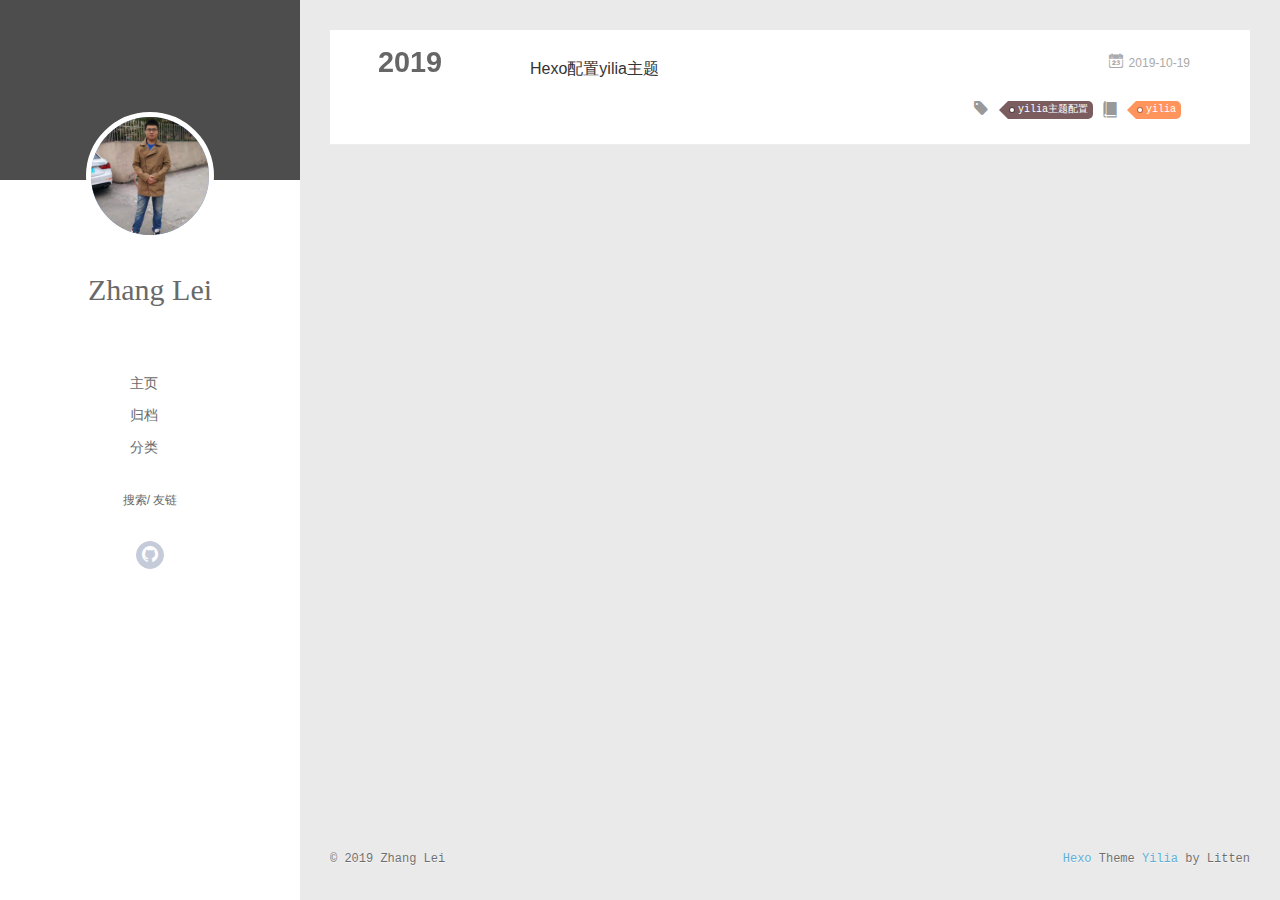
<file: categories/yilia/index.html>
<!DOCTYPE html>
<html>
<head>
  <meta charset="utf-8">
  
  <meta name="renderer" content="webkit">
  <meta http-equiv="X-UA-Compatible" content="IE=edge" >
  <link rel="dns-prefetch" href="http://yoursite.com">
  <title>Category: yilia | Hexo</title>
  <meta name="viewport" content="width=device-width, initial-scale=1, maximum-scale=1">
  <meta property="og:type" content="website">
<meta property="og:title" content="Hexo">
<meta property="og:url" content="http:&#x2F;&#x2F;yoursite.com&#x2F;categories&#x2F;yilia&#x2F;index.html">
<meta property="og:site_name" content="Hexo">
<meta property="og:locale" content="en">
<meta name="twitter:card" content="summary">
  
    <link rel="alternative" href="/atom.xml" title="Hexo" type="application/atom+xml">
  
  
    <link rel="icon" href="/favicon.png">
  
  <link rel="stylesheet" type="text/css" href="/./main.0cf68a.css">
  <style type="text/css">
  
    #container.show {
      background: linear-gradient(200deg,#a0cfe4,#e8c37e);
    }
  </style>
  

  

</head>

<body>
  <div id="container" q-class="show:isCtnShow">
    <canvas id="anm-canvas" class="anm-canvas"></canvas>
    <div class="left-col" q-class="show:isShow">
      
<div class="overlay" style="background: #4d4d4d"></div>
<div class="intrude-less">
	<header id="header" class="inner">
		<a href="/" class="profilepic">
			<img src="/assets/img/zhanglei.jpg" class="js-avatar">
		</a>
		<hgroup>
		  <h1 class="header-author"><a href="/">Zhang Lei</a></h1>
		</hgroup>
		

		<nav class="header-menu">
			<ul>
			
				<li><a href="/">主页</a></li>
	        
				<li><a href="/archives/index.html">归档</a></li>
	        
				<li><a href="/categories">分类</a></li>
	        
			</ul>
		</nav>
		<nav class="header-smart-menu">
    		
    			
    			<a q-on="click: openSlider(e, 'innerArchive')" href="javascript:void(0)">搜索</a>
    			
            
    			
    			<a q-on="click: openSlider(e, 'friends')" href="javascript:void(0)">友链</a>
    			
            
		</nav>
		<nav class="header-nav">
			<div class="social">
				
					<a class="github" target="_blank" href="https://github.com/zearler" title="github"><i class="icon-github"></i></a>
		        
			</div>
		</nav>
	</header>		
</div>

    </div>
    <div class="mid-col" q-class="show:isShow,hide:isShow|isFalse">
      
<nav id="mobile-nav">
  	<div class="overlay js-overlay" style="background: #4d4d4d"></div>
	<div class="btnctn js-mobile-btnctn">
  		<div class="slider-trigger list" q-on="click: openSlider(e)"><i class="icon icon-sort"></i></div>
	</div>
	<div class="intrude-less">
		<header id="header" class="inner">
			<div class="profilepic">
				<img src="/assets/img/zhanglei.jpg" class="js-avatar">
			</div>
			<hgroup>
			  <h1 class="header-author js-header-author">Zhang Lei</h1>
			</hgroup>
			
			
			
				
			
				
			
				
			
			
			
			<nav class="header-nav">
				<div class="social">
					
						<a class="github" target="_blank" href="https://github.com/zearler" title="github"><i class="icon-github"></i></a>
			        
				</div>
			</nav>

			<nav class="header-menu js-header-menu">
				<ul style="width: 70%">
				
				
					<li style="width: 33.333333333333336%"><a href="/">主页</a></li>
		        
					<li style="width: 33.333333333333336%"><a href="/archives/index.html">归档</a></li>
		        
					<li style="width: 33.333333333333336%"><a href="/categories">分类</a></li>
		        
				</ul>
			</nav>
		</header>				
	</div>
	<div class="mobile-mask" style="display:none" q-show="isShow"></div>
</nav>

      <div id="wrapper" class="body-wrap">
        <div class="menu-l">
          <div class="canvas-wrap">
            <canvas data-colors="#eaeaea" data-sectionHeight="100" data-contentId="js-content" id="myCanvas1" class="anm-canvas"></canvas>
          </div>
          <div id="js-content" class="content-ll">
            
  
  
    
    
      
      
      <section class="archives-wrap">
        <div class="archive-year-wrap">
          <a href="/archives/2019" class="archive-year">2019</a>
        </div>
        <div class="archives">
    
    <article class="archive-article archive-type-post">
  <div class="archive-article-inner">
    <header class="archive-article-header">
      	<div class="article-meta">
	      	<a href="/2019/10/19/Hexo%E9%85%8D%E7%BD%AEyilia%E4%B8%BB%E9%A2%98/" class="archive-article-date">
  	<time datetime="2019-10-19T09:03:49.000Z" itemprop="datePublished"><i class="icon-calendar icon"></i>2019-10-19</time>
</a>
        </div>
    	 
  
    <h1 itemprop="name">
      <a class="archive-article-title" href="/2019/10/19/Hexo%E9%85%8D%E7%BD%AEyilia%E4%B8%BB%E9%A2%98/">Hexo配置yilia主题</a>
    </h1>
  

        <div class="article-info info-on-right">
          
	<div class="article-tag tagcloud">
		<i class="icon-price-tags icon"></i>
		<ul class="article-tag-list">
			 
        		<li class="article-tag-list-item">
        			<a href="javascript:void(0)" class="js-tag article-tag-list-link color5">yilia主题配置</a>
        		</li>
      		
		</ul>
	</div>

          
	<div class="article-category tagcloud">
		<i class="icon-book icon"></i>
		<ul class="article-tag-list">
			 
        		<li class="article-tag-list-item">
        			<a href="/categories/yilia//" class="article-tag-list-link color1">yilia</a>
        		</li>
      		
		</ul>
	</div>


        </div>
        <div class="clearfix"></div>
    </header>
  </div>
</article>
  
  
    </div></section>
  

    


          </div>
        </div>
      </div>
      <footer id="footer">
  <div class="outer">
    <div id="footer-info">
    	<div class="footer-left">
    		&copy; 2019 Zhang Lei
    	</div>
      	<div class="footer-right">
      		<a href="http://hexo.io/" target="_blank">Hexo</a>  Theme <a href="https://github.com/litten/hexo-theme-yilia" target="_blank">Yilia</a> by Litten
      	</div>
    </div>
  </div>
</footer>
    </div>
    <script>
	var yiliaConfig = {
		mathjax: false,
		isHome: false,
		isPost: false,
		isArchive: false,
		isTag: false,
		isCategory: true,
		open_in_new: false,
		toc_hide_index: true,
		root: "/",
		innerArchive: true,
		showTags: false
	}
</script>

<script>!function(t){function n(e){if(r[e])return r[e].exports;var i=r[e]={exports:{},id:e,loaded:!1};return t[e].call(i.exports,i,i.exports,n),i.loaded=!0,i.exports}var r={};n.m=t,n.c=r,n.p="./",n(0)}([function(t,n,r){r(195),t.exports=r(191)},function(t,n,r){var e=r(3),i=r(52),o=r(27),u=r(28),c=r(53),f="prototype",a=function(t,n,r){var s,l,h,v,p=t&a.F,d=t&a.G,y=t&a.S,g=t&a.P,b=t&a.B,m=d?e:y?e[n]||(e[n]={}):(e[n]||{})[f],x=d?i:i[n]||(i[n]={}),w=x[f]||(x[f]={});d&&(r=n);for(s in r)l=!p&&m&&void 0!==m[s],h=(l?m:r)[s],v=b&&l?c(h,e):g&&"function"==typeof h?c(Function.call,h):h,m&&u(m,s,h,t&a.U),x[s]!=h&&o(x,s,v),g&&w[s]!=h&&(w[s]=h)};e.core=i,a.F=1,a.G=2,a.S=4,a.P=8,a.B=16,a.W=32,a.U=64,a.R=128,t.exports=a},function(t,n,r){var e=r(6);t.exports=function(t){if(!e(t))throw TypeError(t+" is not an object!");return t}},function(t,n){var r=t.exports="undefined"!=typeof window&&window.Math==Math?window:"undefined"!=typeof self&&self.Math==Math?self:Function("return this")();"number"==typeof __g&&(__g=r)},function(t,n){t.exports=function(t){try{return!!t()}catch(t){return!0}}},function(t,n){var r=t.exports="undefined"!=typeof window&&window.Math==Math?window:"undefined"!=typeof self&&self.Math==Math?self:Function("return this")();"number"==typeof __g&&(__g=r)},function(t,n){t.exports=function(t){return"object"==typeof t?null!==t:"function"==typeof t}},function(t,n,r){var e=r(126)("wks"),i=r(76),o=r(3).Symbol,u="function"==typeof o;(t.exports=function(t){return e[t]||(e[t]=u&&o[t]||(u?o:i)("Symbol."+t))}).store=e},function(t,n){var r={}.hasOwnProperty;t.exports=function(t,n){return r.call(t,n)}},function(t,n,r){var e=r(94),i=r(33);t.exports=function(t){return e(i(t))}},function(t,n,r){t.exports=!r(4)(function(){return 7!=Object.defineProperty({},"a",{get:function(){return 7}}).a})},function(t,n,r){var e=r(2),i=r(167),o=r(50),u=Object.defineProperty;n.f=r(10)?Object.defineProperty:function(t,n,r){if(e(t),n=o(n,!0),e(r),i)try{return u(t,n,r)}catch(t){}if("get"in r||"set"in r)throw TypeError("Accessors not supported!");return"value"in r&&(t[n]=r.value),t}},function(t,n,r){t.exports=!r(18)(function(){return 7!=Object.defineProperty({},"a",{get:function(){return 7}}).a})},function(t,n,r){var e=r(14),i=r(22);t.exports=r(12)?function(t,n,r){return e.f(t,n,i(1,r))}:function(t,n,r){return t[n]=r,t}},function(t,n,r){var e=r(20),i=r(58),o=r(42),u=Object.defineProperty;n.f=r(12)?Object.defineProperty:function(t,n,r){if(e(t),n=o(n,!0),e(r),i)try{return u(t,n,r)}catch(t){}if("get"in r||"set"in r)throw TypeError("Accessors not supported!");return"value"in r&&(t[n]=r.value),t}},function(t,n,r){var e=r(40)("wks"),i=r(23),o=r(5).Symbol,u="function"==typeof o;(t.exports=function(t){return e[t]||(e[t]=u&&o[t]||(u?o:i)("Symbol."+t))}).store=e},function(t,n,r){var e=r(67),i=Math.min;t.exports=function(t){return t>0?i(e(t),9007199254740991):0}},function(t,n,r){var e=r(46);t.exports=function(t){return Object(e(t))}},function(t,n){t.exports=function(t){try{return!!t()}catch(t){return!0}}},function(t,n,r){var e=r(63),i=r(34);t.exports=Object.keys||function(t){return e(t,i)}},function(t,n,r){var e=r(21);t.exports=function(t){if(!e(t))throw TypeError(t+" is not an object!");return t}},function(t,n){t.exports=function(t){return"object"==typeof t?null!==t:"function"==typeof t}},function(t,n){t.exports=function(t,n){return{enumerable:!(1&t),configurable:!(2&t),writable:!(4&t),value:n}}},function(t,n){var r=0,e=Math.random();t.exports=function(t){return"Symbol(".concat(void 0===t?"":t,")_",(++r+e).toString(36))}},function(t,n){var r={}.hasOwnProperty;t.exports=function(t,n){return r.call(t,n)}},function(t,n){var r=t.exports={version:"2.4.0"};"number"==typeof __e&&(__e=r)},function(t,n){t.exports=function(t){if("function"!=typeof t)throw TypeError(t+" is not a function!");return t}},function(t,n,r){var e=r(11),i=r(66);t.exports=r(10)?function(t,n,r){return e.f(t,n,i(1,r))}:function(t,n,r){return t[n]=r,t}},function(t,n,r){var e=r(3),i=r(27),o=r(24),u=r(76)("src"),c="toString",f=Function[c],a=(""+f).split(c);r(52).inspectSource=function(t){return f.call(t)},(t.exports=function(t,n,r,c){var f="function"==typeof r;f&&(o(r,"name")||i(r,"name",n)),t[n]!==r&&(f&&(o(r,u)||i(r,u,t[n]?""+t[n]:a.join(String(n)))),t===e?t[n]=r:c?t[n]?t[n]=r:i(t,n,r):(delete t[n],i(t,n,r)))})(Function.prototype,c,function(){return"function"==typeof this&&this[u]||f.call(this)})},function(t,n,r){var e=r(1),i=r(4),o=r(46),u=function(t,n,r,e){var i=String(o(t)),u="<"+n;return""!==r&&(u+=" "+r+'="'+String(e).replace(/"/g,"&quot;")+'"'),u+">"+i+"</"+n+">"};t.exports=function(t,n){var r={};r[t]=n(u),e(e.P+e.F*i(function(){var n=""[t]('"');return n!==n.toLowerCase()||n.split('"').length>3}),"String",r)}},function(t,n,r){var e=r(115),i=r(46);t.exports=function(t){return e(i(t))}},function(t,n,r){var e=r(116),i=r(66),o=r(30),u=r(50),c=r(24),f=r(167),a=Object.getOwnPropertyDescriptor;n.f=r(10)?a:function(t,n){if(t=o(t),n=u(n,!0),f)try{return a(t,n)}catch(t){}if(c(t,n))return i(!e.f.call(t,n),t[n])}},function(t,n,r){var e=r(24),i=r(17),o=r(145)("IE_PROTO"),u=Object.prototype;t.exports=Object.getPrototypeOf||function(t){return t=i(t),e(t,o)?t[o]:"function"==typeof t.constructor&&t instanceof t.constructor?t.constructor.prototype:t instanceof Object?u:null}},function(t,n){t.exports=function(t){if(void 0==t)throw TypeError("Can't call method on  "+t);return t}},function(t,n){t.exports="constructor,hasOwnProperty,isPrototypeOf,propertyIsEnumerable,toLocaleString,toString,valueOf".split(",")},function(t,n){t.exports={}},function(t,n){t.exports=!0},function(t,n){n.f={}.propertyIsEnumerable},function(t,n,r){var e=r(14).f,i=r(8),o=r(15)("toStringTag");t.exports=function(t,n,r){t&&!i(t=r?t:t.prototype,o)&&e(t,o,{configurable:!0,value:n})}},function(t,n,r){var e=r(40)("keys"),i=r(23);t.exports=function(t){return e[t]||(e[t]=i(t))}},function(t,n,r){var e=r(5),i="__core-js_shared__",o=e[i]||(e[i]={});t.exports=function(t){return o[t]||(o[t]={})}},function(t,n){var r=Math.ceil,e=Math.floor;t.exports=function(t){return isNaN(t=+t)?0:(t>0?e:r)(t)}},function(t,n,r){var e=r(21);t.exports=function(t,n){if(!e(t))return t;var r,i;if(n&&"function"==typeof(r=t.toString)&&!e(i=r.call(t)))return i;if("function"==typeof(r=t.valueOf)&&!e(i=r.call(t)))return i;if(!n&&"function"==typeof(r=t.toString)&&!e(i=r.call(t)))return i;throw TypeError("Can't convert object to primitive value")}},function(t,n,r){var e=r(5),i=r(25),o=r(36),u=r(44),c=r(14).f;t.exports=function(t){var n=i.Symbol||(i.Symbol=o?{}:e.Symbol||{});"_"==t.charAt(0)||t in n||c(n,t,{value:u.f(t)})}},function(t,n,r){n.f=r(15)},function(t,n){var r={}.toString;t.exports=function(t){return r.call(t).slice(8,-1)}},function(t,n){t.exports=function(t){if(void 0==t)throw TypeError("Can't call method on  "+t);return t}},function(t,n,r){var e=r(4);t.exports=function(t,n){return!!t&&e(function(){n?t.call(null,function(){},1):t.call(null)})}},function(t,n,r){var e=r(53),i=r(115),o=r(17),u=r(16),c=r(203);t.exports=function(t,n){var r=1==t,f=2==t,a=3==t,s=4==t,l=6==t,h=5==t||l,v=n||c;return function(n,c,p){for(var d,y,g=o(n),b=i(g),m=e(c,p,3),x=u(b.length),w=0,S=r?v(n,x):f?v(n,0):void 0;x>w;w++)if((h||w in b)&&(d=b[w],y=m(d,w,g),t))if(r)S[w]=y;else if(y)switch(t){case 3:return!0;case 5:return d;case 6:return w;case 2:S.push(d)}else if(s)return!1;return l?-1:a||s?s:S}}},function(t,n,r){var e=r(1),i=r(52),o=r(4);t.exports=function(t,n){var r=(i.Object||{})[t]||Object[t],u={};u[t]=n(r),e(e.S+e.F*o(function(){r(1)}),"Object",u)}},function(t,n,r){var e=r(6);t.exports=function(t,n){if(!e(t))return t;var r,i;if(n&&"function"==typeof(r=t.toString)&&!e(i=r.call(t)))return i;if("function"==typeof(r=t.valueOf)&&!e(i=r.call(t)))return i;if(!n&&"function"==typeof(r=t.toString)&&!e(i=r.call(t)))return i;throw TypeError("Can't convert object to primitive value")}},function(t,n,r){var e=r(5),i=r(25),o=r(91),u=r(13),c="prototype",f=function(t,n,r){var a,s,l,h=t&f.F,v=t&f.G,p=t&f.S,d=t&f.P,y=t&f.B,g=t&f.W,b=v?i:i[n]||(i[n]={}),m=b[c],x=v?e:p?e[n]:(e[n]||{})[c];v&&(r=n);for(a in r)(s=!h&&x&&void 0!==x[a])&&a in b||(l=s?x[a]:r[a],b[a]=v&&"function"!=typeof x[a]?r[a]:y&&s?o(l,e):g&&x[a]==l?function(t){var n=function(n,r,e){if(this instanceof t){switch(arguments.length){case 0:return new t;case 1:return new t(n);case 2:return new t(n,r)}return new t(n,r,e)}return t.apply(this,arguments)};return n[c]=t[c],n}(l):d&&"function"==typeof l?o(Function.call,l):l,d&&((b.virtual||(b.virtual={}))[a]=l,t&f.R&&m&&!m[a]&&u(m,a,l)))};f.F=1,f.G=2,f.S=4,f.P=8,f.B=16,f.W=32,f.U=64,f.R=128,t.exports=f},function(t,n){var r=t.exports={version:"2.4.0"};"number"==typeof __e&&(__e=r)},function(t,n,r){var e=r(26);t.exports=function(t,n,r){if(e(t),void 0===n)return t;switch(r){case 1:return function(r){return t.call(n,r)};case 2:return function(r,e){return t.call(n,r,e)};case 3:return function(r,e,i){return t.call(n,r,e,i)}}return function(){return t.apply(n,arguments)}}},function(t,n,r){var e=r(183),i=r(1),o=r(126)("metadata"),u=o.store||(o.store=new(r(186))),c=function(t,n,r){var i=u.get(t);if(!i){if(!r)return;u.set(t,i=new e)}var o=i.get(n);if(!o){if(!r)return;i.set(n,o=new e)}return o},f=function(t,n,r){var e=c(n,r,!1);return void 0!==e&&e.has(t)},a=function(t,n,r){var e=c(n,r,!1);return void 0===e?void 0:e.get(t)},s=function(t,n,r,e){c(r,e,!0).set(t,n)},l=function(t,n){var r=c(t,n,!1),e=[];return r&&r.forEach(function(t,n){e.push(n)}),e},h=function(t){return void 0===t||"symbol"==typeof t?t:String(t)},v=function(t){i(i.S,"Reflect",t)};t.exports={store:u,map:c,has:f,get:a,set:s,keys:l,key:h,exp:v}},function(t,n,r){"use strict";if(r(10)){var e=r(69),i=r(3),o=r(4),u=r(1),c=r(127),f=r(152),a=r(53),s=r(68),l=r(66),h=r(27),v=r(73),p=r(67),d=r(16),y=r(75),g=r(50),b=r(24),m=r(180),x=r(114),w=r(6),S=r(17),_=r(137),O=r(70),E=r(32),P=r(71).f,j=r(154),F=r(76),M=r(7),A=r(48),N=r(117),T=r(146),I=r(155),k=r(80),L=r(123),R=r(74),C=r(130),D=r(160),U=r(11),W=r(31),G=U.f,B=W.f,V=i.RangeError,z=i.TypeError,q=i.Uint8Array,K="ArrayBuffer",J="Shared"+K,Y="BYTES_PER_ELEMENT",H="prototype",$=Array[H],X=f.ArrayBuffer,Q=f.DataView,Z=A(0),tt=A(2),nt=A(3),rt=A(4),et=A(5),it=A(6),ot=N(!0),ut=N(!1),ct=I.values,ft=I.keys,at=I.entries,st=$.lastIndexOf,lt=$.reduce,ht=$.reduceRight,vt=$.join,pt=$.sort,dt=$.slice,yt=$.toString,gt=$.toLocaleString,bt=M("iterator"),mt=M("toStringTag"),xt=F("typed_constructor"),wt=F("def_constructor"),St=c.CONSTR,_t=c.TYPED,Ot=c.VIEW,Et="Wrong length!",Pt=A(1,function(t,n){return Tt(T(t,t[wt]),n)}),jt=o(function(){return 1===new q(new Uint16Array([1]).buffer)[0]}),Ft=!!q&&!!q[H].set&&o(function(){new q(1).set({})}),Mt=function(t,n){if(void 0===t)throw z(Et);var r=+t,e=d(t);if(n&&!m(r,e))throw V(Et);return e},At=function(t,n){var r=p(t);if(r<0||r%n)throw V("Wrong offset!");return r},Nt=function(t){if(w(t)&&_t in t)return t;throw z(t+" is not a typed array!")},Tt=function(t,n){if(!(w(t)&&xt in t))throw z("It is not a typed array constructor!");return new t(n)},It=function(t,n){return kt(T(t,t[wt]),n)},kt=function(t,n){for(var r=0,e=n.length,i=Tt(t,e);e>r;)i[r]=n[r++];return i},Lt=function(t,n,r){G(t,n,{get:function(){return this._d[r]}})},Rt=function(t){var n,r,e,i,o,u,c=S(t),f=arguments.length,s=f>1?arguments[1]:void 0,l=void 0!==s,h=j(c);if(void 0!=h&&!_(h)){for(u=h.call(c),e=[],n=0;!(o=u.next()).done;n++)e.push(o.value);c=e}for(l&&f>2&&(s=a(s,arguments[2],2)),n=0,r=d(c.length),i=Tt(this,r);r>n;n++)i[n]=l?s(c[n],n):c[n];return i},Ct=function(){for(var t=0,n=arguments.length,r=Tt(this,n);n>t;)r[t]=arguments[t++];return r},Dt=!!q&&o(function(){gt.call(new q(1))}),Ut=function(){return gt.apply(Dt?dt.call(Nt(this)):Nt(this),arguments)},Wt={copyWithin:function(t,n){return D.call(Nt(this),t,n,arguments.length>2?arguments[2]:void 0)},every:function(t){return rt(Nt(this),t,arguments.length>1?arguments[1]:void 0)},fill:function(t){return C.apply(Nt(this),arguments)},filter:function(t){return It(this,tt(Nt(this),t,arguments.length>1?arguments[1]:void 0))},find:function(t){return et(Nt(this),t,arguments.length>1?arguments[1]:void 0)},findIndex:function(t){return it(Nt(this),t,arguments.length>1?arguments[1]:void 0)},forEach:function(t){Z(Nt(this),t,arguments.length>1?arguments[1]:void 0)},indexOf:function(t){return ut(Nt(this),t,arguments.length>1?arguments[1]:void 0)},includes:function(t){return ot(Nt(this),t,arguments.length>1?arguments[1]:void 0)},join:function(t){return vt.apply(Nt(this),arguments)},lastIndexOf:function(t){return st.apply(Nt(this),arguments)},map:function(t){return Pt(Nt(this),t,arguments.length>1?arguments[1]:void 0)},reduce:function(t){return lt.apply(Nt(this),arguments)},reduceRight:function(t){return ht.apply(Nt(this),arguments)},reverse:function(){for(var t,n=this,r=Nt(n).length,e=Math.floor(r/2),i=0;i<e;)t=n[i],n[i++]=n[--r],n[r]=t;return n},some:function(t){return nt(Nt(this),t,arguments.length>1?arguments[1]:void 0)},sort:function(t){return pt.call(Nt(this),t)},subarray:function(t,n){var r=Nt(this),e=r.length,i=y(t,e);return new(T(r,r[wt]))(r.buffer,r.byteOffset+i*r.BYTES_PER_ELEMENT,d((void 0===n?e:y(n,e))-i))}},Gt=function(t,n){return It(this,dt.call(Nt(this),t,n))},Bt=function(t){Nt(this);var n=At(arguments[1],1),r=this.length,e=S(t),i=d(e.length),o=0;if(i+n>r)throw V(Et);for(;o<i;)this[n+o]=e[o++]},Vt={entries:function(){return at.call(Nt(this))},keys:function(){return ft.call(Nt(this))},values:function(){return ct.call(Nt(this))}},zt=function(t,n){return w(t)&&t[_t]&&"symbol"!=typeof n&&n in t&&String(+n)==String(n)},qt=function(t,n){return zt(t,n=g(n,!0))?l(2,t[n]):B(t,n)},Kt=function(t,n,r){return!(zt(t,n=g(n,!0))&&w(r)&&b(r,"value"))||b(r,"get")||b(r,"set")||r.configurable||b(r,"writable")&&!r.writable||b(r,"enumerable")&&!r.enumerable?G(t,n,r):(t[n]=r.value,t)};St||(W.f=qt,U.f=Kt),u(u.S+u.F*!St,"Object",{getOwnPropertyDescriptor:qt,defineProperty:Kt}),o(function(){yt.call({})})&&(yt=gt=function(){return vt.call(this)});var Jt=v({},Wt);v(Jt,Vt),h(Jt,bt,Vt.values),v(Jt,{slice:Gt,set:Bt,constructor:function(){},toString:yt,toLocaleString:Ut}),Lt(Jt,"buffer","b"),Lt(Jt,"byteOffset","o"),Lt(Jt,"byteLength","l"),Lt(Jt,"length","e"),G(Jt,mt,{get:function(){return this[_t]}}),t.exports=function(t,n,r,f){f=!!f;var a=t+(f?"Clamped":"")+"Array",l="Uint8Array"!=a,v="get"+t,p="set"+t,y=i[a],g=y||{},b=y&&E(y),m=!y||!c.ABV,S={},_=y&&y[H],j=function(t,r){var e=t._d;return e.v[v](r*n+e.o,jt)},F=function(t,r,e){var i=t._d;f&&(e=(e=Math.round(e))<0?0:e>255?255:255&e),i.v[p](r*n+i.o,e,jt)},M=function(t,n){G(t,n,{get:function(){return j(this,n)},set:function(t){return F(this,n,t)},enumerable:!0})};m?(y=r(function(t,r,e,i){s(t,y,a,"_d");var o,u,c,f,l=0,v=0;if(w(r)){if(!(r instanceof X||(f=x(r))==K||f==J))return _t in r?kt(y,r):Rt.call(y,r);o=r,v=At(e,n);var p=r.byteLength;if(void 0===i){if(p%n)throw V(Et);if((u=p-v)<0)throw V(Et)}else if((u=d(i)*n)+v>p)throw V(Et);c=u/n}else c=Mt(r,!0),u=c*n,o=new X(u);for(h(t,"_d",{b:o,o:v,l:u,e:c,v:new Q(o)});l<c;)M(t,l++)}),_=y[H]=O(Jt),h(_,"constructor",y)):L(function(t){new y(null),new y(t)},!0)||(y=r(function(t,r,e,i){s(t,y,a);var o;return w(r)?r instanceof X||(o=x(r))==K||o==J?void 0!==i?new g(r,At(e,n),i):void 0!==e?new g(r,At(e,n)):new g(r):_t in r?kt(y,r):Rt.call(y,r):new g(Mt(r,l))}),Z(b!==Function.prototype?P(g).concat(P(b)):P(g),function(t){t in y||h(y,t,g[t])}),y[H]=_,e||(_.constructor=y));var A=_[bt],N=!!A&&("values"==A.name||void 0==A.name),T=Vt.values;h(y,xt,!0),h(_,_t,a),h(_,Ot,!0),h(_,wt,y),(f?new y(1)[mt]==a:mt in _)||G(_,mt,{get:function(){return a}}),S[a]=y,u(u.G+u.W+u.F*(y!=g),S),u(u.S,a,{BYTES_PER_ELEMENT:n,from:Rt,of:Ct}),Y in _||h(_,Y,n),u(u.P,a,Wt),R(a),u(u.P+u.F*Ft,a,{set:Bt}),u(u.P+u.F*!N,a,Vt),u(u.P+u.F*(_.toString!=yt),a,{toString:yt}),u(u.P+u.F*o(function(){new y(1).slice()}),a,{slice:Gt}),u(u.P+u.F*(o(function(){return[1,2].toLocaleString()!=new y([1,2]).toLocaleString()})||!o(function(){_.toLocaleString.call([1,2])})),a,{toLocaleString:Ut}),k[a]=N?A:T,e||N||h(_,bt,T)}}else t.exports=function(){}},function(t,n){var r={}.toString;t.exports=function(t){return r.call(t).slice(8,-1)}},function(t,n,r){var e=r(21),i=r(5).document,o=e(i)&&e(i.createElement);t.exports=function(t){return o?i.createElement(t):{}}},function(t,n,r){t.exports=!r(12)&&!r(18)(function(){return 7!=Object.defineProperty(r(57)("div"),"a",{get:function(){return 7}}).a})},function(t,n,r){"use strict";var e=r(36),i=r(51),o=r(64),u=r(13),c=r(8),f=r(35),a=r(96),s=r(38),l=r(103),h=r(15)("iterator"),v=!([].keys&&"next"in[].keys()),p="keys",d="values",y=function(){return this};t.exports=function(t,n,r,g,b,m,x){a(r,n,g);var w,S,_,O=function(t){if(!v&&t in F)return F[t];switch(t){case p:case d:return function(){return new r(this,t)}}return function(){return new r(this,t)}},E=n+" Iterator",P=b==d,j=!1,F=t.prototype,M=F[h]||F["@@iterator"]||b&&F[b],A=M||O(b),N=b?P?O("entries"):A:void 0,T="Array"==n?F.entries||M:M;if(T&&(_=l(T.call(new t)))!==Object.prototype&&(s(_,E,!0),e||c(_,h)||u(_,h,y)),P&&M&&M.name!==d&&(j=!0,A=function(){return M.call(this)}),e&&!x||!v&&!j&&F[h]||u(F,h,A),f[n]=A,f[E]=y,b)if(w={values:P?A:O(d),keys:m?A:O(p),entries:N},x)for(S in w)S in F||o(F,S,w[S]);else i(i.P+i.F*(v||j),n,w);return w}},function(t,n,r){var e=r(20),i=r(100),o=r(34),u=r(39)("IE_PROTO"),c=function(){},f="prototype",a=function(){var t,n=r(57)("iframe"),e=o.length;for(n.style.display="none",r(93).appendChild(n),n.src="javascript:",t=n.contentWindow.document,t.open(),t.write("<script>document.F=Object<\/script>"),t.close(),a=t.F;e--;)delete a[f][o[e]];return a()};t.exports=Object.create||function(t,n){var r;return null!==t?(c[f]=e(t),r=new c,c[f]=null,r[u]=t):r=a(),void 0===n?r:i(r,n)}},function(t,n,r){var e=r(63),i=r(34).concat("length","prototype");n.f=Object.getOwnPropertyNames||function(t){return e(t,i)}},function(t,n){n.f=Object.getOwnPropertySymbols},function(t,n,r){var e=r(8),i=r(9),o=r(90)(!1),u=r(39)("IE_PROTO");t.exports=function(t,n){var r,c=i(t),f=0,a=[];for(r in c)r!=u&&e(c,r)&&a.push(r);for(;n.length>f;)e(c,r=n[f++])&&(~o(a,r)||a.push(r));return a}},function(t,n,r){t.exports=r(13)},function(t,n,r){var e=r(76)("meta"),i=r(6),o=r(24),u=r(11).f,c=0,f=Object.isExtensible||function(){return!0},a=!r(4)(function(){return f(Object.preventExtensions({}))}),s=function(t){u(t,e,{value:{i:"O"+ ++c,w:{}}})},l=function(t,n){if(!i(t))return"symbol"==typeof t?t:("string"==typeof t?"S":"P")+t;if(!o(t,e)){if(!f(t))return"F";if(!n)return"E";s(t)}return t[e].i},h=function(t,n){if(!o(t,e)){if(!f(t))return!0;if(!n)return!1;s(t)}return t[e].w},v=function(t){return a&&p.NEED&&f(t)&&!o(t,e)&&s(t),t},p=t.exports={KEY:e,NEED:!1,fastKey:l,getWeak:h,onFreeze:v}},function(t,n){t.exports=function(t,n){return{enumerable:!(1&t),configurable:!(2&t),writable:!(4&t),value:n}}},function(t,n){var r=Math.ceil,e=Math.floor;t.exports=function(t){return isNaN(t=+t)?0:(t>0?e:r)(t)}},function(t,n){t.exports=function(t,n,r,e){if(!(t instanceof n)||void 0!==e&&e in t)throw TypeError(r+": incorrect invocation!");return t}},function(t,n){t.exports=!1},function(t,n,r){var e=r(2),i=r(173),o=r(133),u=r(145)("IE_PROTO"),c=function(){},f="prototype",a=function(){var t,n=r(132)("iframe"),e=o.length;for(n.style.display="none",r(135).appendChild(n),n.src="javascript:",t=n.contentWindow.document,t.open(),t.write("<script>document.F=Object<\/script>"),t.close(),a=t.F;e--;)delete a[f][o[e]];return a()};t.exports=Object.create||function(t,n){var r;return null!==t?(c[f]=e(t),r=new c,c[f]=null,r[u]=t):r=a(),void 0===n?r:i(r,n)}},function(t,n,r){var e=r(175),i=r(133).concat("length","prototype");n.f=Object.getOwnPropertyNames||function(t){return e(t,i)}},function(t,n,r){var e=r(175),i=r(133);t.exports=Object.keys||function(t){return e(t,i)}},function(t,n,r){var e=r(28);t.exports=function(t,n,r){for(var i in n)e(t,i,n[i],r);return t}},function(t,n,r){"use strict";var e=r(3),i=r(11),o=r(10),u=r(7)("species");t.exports=function(t){var n=e[t];o&&n&&!n[u]&&i.f(n,u,{configurable:!0,get:function(){return this}})}},function(t,n,r){var e=r(67),i=Math.max,o=Math.min;t.exports=function(t,n){return t=e(t),t<0?i(t+n,0):o(t,n)}},function(t,n){var r=0,e=Math.random();t.exports=function(t){return"Symbol(".concat(void 0===t?"":t,")_",(++r+e).toString(36))}},function(t,n,r){var e=r(33);t.exports=function(t){return Object(e(t))}},function(t,n,r){var e=r(7)("unscopables"),i=Array.prototype;void 0==i[e]&&r(27)(i,e,{}),t.exports=function(t){i[e][t]=!0}},function(t,n,r){var e=r(53),i=r(169),o=r(137),u=r(2),c=r(16),f=r(154),a={},s={},n=t.exports=function(t,n,r,l,h){var v,p,d,y,g=h?function(){return t}:f(t),b=e(r,l,n?2:1),m=0;if("function"!=typeof g)throw TypeError(t+" is not iterable!");if(o(g)){for(v=c(t.length);v>m;m++)if((y=n?b(u(p=t[m])[0],p[1]):b(t[m]))===a||y===s)return y}else for(d=g.call(t);!(p=d.next()).done;)if((y=i(d,b,p.value,n))===a||y===s)return y};n.BREAK=a,n.RETURN=s},function(t,n){t.exports={}},function(t,n,r){var e=r(11).f,i=r(24),o=r(7)("toStringTag");t.exports=function(t,n,r){t&&!i(t=r?t:t.prototype,o)&&e(t,o,{configurable:!0,value:n})}},function(t,n,r){var e=r(1),i=r(46),o=r(4),u=r(150),c="["+u+"]",f="​",a=RegExp("^"+c+c+"*"),s=RegExp(c+c+"*$"),l=function(t,n,r){var i={},c=o(function(){return!!u[t]()||f[t]()!=f}),a=i[t]=c?n(h):u[t];r&&(i[r]=a),e(e.P+e.F*c,"String",i)},h=l.trim=function(t,n){return t=String(i(t)),1&n&&(t=t.replace(a,"")),2&n&&(t=t.replace(s,"")),t};t.exports=l},function(t,n,r){t.exports={default:r(86),__esModule:!0}},function(t,n,r){t.exports={default:r(87),__esModule:!0}},function(t,n,r){"use strict";function e(t){return t&&t.__esModule?t:{default:t}}n.__esModule=!0;var i=r(84),o=e(i),u=r(83),c=e(u),f="function"==typeof c.default&&"symbol"==typeof o.default?function(t){return typeof t}:function(t){return t&&"function"==typeof c.default&&t.constructor===c.default&&t!==c.default.prototype?"symbol":typeof t};n.default="function"==typeof c.default&&"symbol"===f(o.default)?function(t){return void 0===t?"undefined":f(t)}:function(t){return t&&"function"==typeof c.default&&t.constructor===c.default&&t!==c.default.prototype?"symbol":void 0===t?"undefined":f(t)}},function(t,n,r){r(110),r(108),r(111),r(112),t.exports=r(25).Symbol},function(t,n,r){r(109),r(113),t.exports=r(44).f("iterator")},function(t,n){t.exports=function(t){if("function"!=typeof t)throw TypeError(t+" is not a function!");return t}},function(t,n){t.exports=function(){}},function(t,n,r){var e=r(9),i=r(106),o=r(105);t.exports=function(t){return function(n,r,u){var c,f=e(n),a=i(f.length),s=o(u,a);if(t&&r!=r){for(;a>s;)if((c=f[s++])!=c)return!0}else for(;a>s;s++)if((t||s in f)&&f[s]===r)return t||s||0;return!t&&-1}}},function(t,n,r){var e=r(88);t.exports=function(t,n,r){if(e(t),void 0===n)return t;switch(r){case 1:return function(r){return t.call(n,r)};case 2:return function(r,e){return t.call(n,r,e)};case 3:return function(r,e,i){return t.call(n,r,e,i)}}return function(){return t.apply(n,arguments)}}},function(t,n,r){var e=r(19),i=r(62),o=r(37);t.exports=function(t){var n=e(t),r=i.f;if(r)for(var u,c=r(t),f=o.f,a=0;c.length>a;)f.call(t,u=c[a++])&&n.push(u);return n}},function(t,n,r){t.exports=r(5).document&&document.documentElement},function(t,n,r){var e=r(56);t.exports=Object("z").propertyIsEnumerable(0)?Object:function(t){return"String"==e(t)?t.split(""):Object(t)}},function(t,n,r){var e=r(56);t.exports=Array.isArray||function(t){return"Array"==e(t)}},function(t,n,r){"use strict";var e=r(60),i=r(22),o=r(38),u={};r(13)(u,r(15)("iterator"),function(){return this}),t.exports=function(t,n,r){t.prototype=e(u,{next:i(1,r)}),o(t,n+" Iterator")}},function(t,n){t.exports=function(t,n){return{value:n,done:!!t}}},function(t,n,r){var e=r(19),i=r(9);t.exports=function(t,n){for(var r,o=i(t),u=e(o),c=u.length,f=0;c>f;)if(o[r=u[f++]]===n)return r}},function(t,n,r){var e=r(23)("meta"),i=r(21),o=r(8),u=r(14).f,c=0,f=Object.isExtensible||function(){return!0},a=!r(18)(function(){return f(Object.preventExtensions({}))}),s=function(t){u(t,e,{value:{i:"O"+ ++c,w:{}}})},l=function(t,n){if(!i(t))return"symbol"==typeof t?t:("string"==typeof t?"S":"P")+t;if(!o(t,e)){if(!f(t))return"F";if(!n)return"E";s(t)}return t[e].i},h=function(t,n){if(!o(t,e)){if(!f(t))return!0;if(!n)return!1;s(t)}return t[e].w},v=function(t){return a&&p.NEED&&f(t)&&!o(t,e)&&s(t),t},p=t.exports={KEY:e,NEED:!1,fastKey:l,getWeak:h,onFreeze:v}},function(t,n,r){var e=r(14),i=r(20),o=r(19);t.exports=r(12)?Object.defineProperties:function(t,n){i(t);for(var r,u=o(n),c=u.length,f=0;c>f;)e.f(t,r=u[f++],n[r]);return t}},function(t,n,r){var e=r(37),i=r(22),o=r(9),u=r(42),c=r(8),f=r(58),a=Object.getOwnPropertyDescriptor;n.f=r(12)?a:function(t,n){if(t=o(t),n=u(n,!0),f)try{return a(t,n)}catch(t){}if(c(t,n))return i(!e.f.call(t,n),t[n])}},function(t,n,r){var e=r(9),i=r(61).f,o={}.toString,u="object"==typeof window&&window&&Object.getOwnPropertyNames?Object.getOwnPropertyNames(window):[],c=function(t){try{return i(t)}catch(t){return u.slice()}};t.exports.f=function(t){return u&&"[object Window]"==o.call(t)?c(t):i(e(t))}},function(t,n,r){var e=r(8),i=r(77),o=r(39)("IE_PROTO"),u=Object.prototype;t.exports=Object.getPrototypeOf||function(t){return t=i(t),e(t,o)?t[o]:"function"==typeof t.constructor&&t instanceof t.constructor?t.constructor.prototype:t instanceof Object?u:null}},function(t,n,r){var e=r(41),i=r(33);t.exports=function(t){return function(n,r){var o,u,c=String(i(n)),f=e(r),a=c.length;return f<0||f>=a?t?"":void 0:(o=c.charCodeAt(f),o<55296||o>56319||f+1===a||(u=c.charCodeAt(f+1))<56320||u>57343?t?c.charAt(f):o:t?c.slice(f,f+2):u-56320+(o-55296<<10)+65536)}}},function(t,n,r){var e=r(41),i=Math.max,o=Math.min;t.exports=function(t,n){return t=e(t),t<0?i(t+n,0):o(t,n)}},function(t,n,r){var e=r(41),i=Math.min;t.exports=function(t){return t>0?i(e(t),9007199254740991):0}},function(t,n,r){"use strict";var e=r(89),i=r(97),o=r(35),u=r(9);t.exports=r(59)(Array,"Array",function(t,n){this._t=u(t),this._i=0,this._k=n},function(){var t=this._t,n=this._k,r=this._i++;return!t||r>=t.length?(this._t=void 0,i(1)):"keys"==n?i(0,r):"values"==n?i(0,t[r]):i(0,[r,t[r]])},"values"),o.Arguments=o.Array,e("keys"),e("values"),e("entries")},function(t,n){},function(t,n,r){"use strict";var e=r(104)(!0);r(59)(String,"String",function(t){this._t=String(t),this._i=0},function(){var t,n=this._t,r=this._i;return r>=n.length?{value:void 0,done:!0}:(t=e(n,r),this._i+=t.length,{value:t,done:!1})})},function(t,n,r){"use strict";var e=r(5),i=r(8),o=r(12),u=r(51),c=r(64),f=r(99).KEY,a=r(18),s=r(40),l=r(38),h=r(23),v=r(15),p=r(44),d=r(43),y=r(98),g=r(92),b=r(95),m=r(20),x=r(9),w=r(42),S=r(22),_=r(60),O=r(102),E=r(101),P=r(14),j=r(19),F=E.f,M=P.f,A=O.f,N=e.Symbol,T=e.JSON,I=T&&T.stringify,k="prototype",L=v("_hidden"),R=v("toPrimitive"),C={}.propertyIsEnumerable,D=s("symbol-registry"),U=s("symbols"),W=s("op-symbols"),G=Object[k],B="function"==typeof N,V=e.QObject,z=!V||!V[k]||!V[k].findChild,q=o&&a(function(){return 7!=_(M({},"a",{get:function(){return M(this,"a",{value:7}).a}})).a})?function(t,n,r){var e=F(G,n);e&&delete G[n],M(t,n,r),e&&t!==G&&M(G,n,e)}:M,K=function(t){var n=U[t]=_(N[k]);return n._k=t,n},J=B&&"symbol"==typeof N.iterator?function(t){return"symbol"==typeof t}:function(t){return t instanceof N},Y=function(t,n,r){return t===G&&Y(W,n,r),m(t),n=w(n,!0),m(r),i(U,n)?(r.enumerable?(i(t,L)&&t[L][n]&&(t[L][n]=!1),r=_(r,{enumerable:S(0,!1)})):(i(t,L)||M(t,L,S(1,{})),t[L][n]=!0),q(t,n,r)):M(t,n,r)},H=function(t,n){m(t);for(var r,e=g(n=x(n)),i=0,o=e.length;o>i;)Y(t,r=e[i++],n[r]);return t},$=function(t,n){return void 0===n?_(t):H(_(t),n)},X=function(t){var n=C.call(this,t=w(t,!0));return!(this===G&&i(U,t)&&!i(W,t))&&(!(n||!i(this,t)||!i(U,t)||i(this,L)&&this[L][t])||n)},Q=function(t,n){if(t=x(t),n=w(n,!0),t!==G||!i(U,n)||i(W,n)){var r=F(t,n);return!r||!i(U,n)||i(t,L)&&t[L][n]||(r.enumerable=!0),r}},Z=function(t){for(var n,r=A(x(t)),e=[],o=0;r.length>o;)i(U,n=r[o++])||n==L||n==f||e.push(n);return e},tt=function(t){for(var n,r=t===G,e=A(r?W:x(t)),o=[],u=0;e.length>u;)!i(U,n=e[u++])||r&&!i(G,n)||o.push(U[n]);return o};B||(N=function(){if(this instanceof N)throw TypeError("Symbol is not a constructor!");var t=h(arguments.length>0?arguments[0]:void 0),n=function(r){this===G&&n.call(W,r),i(this,L)&&i(this[L],t)&&(this[L][t]=!1),q(this,t,S(1,r))};return o&&z&&q(G,t,{configurable:!0,set:n}),K(t)},c(N[k],"toString",function(){return this._k}),E.f=Q,P.f=Y,r(61).f=O.f=Z,r(37).f=X,r(62).f=tt,o&&!r(36)&&c(G,"propertyIsEnumerable",X,!0),p.f=function(t){return K(v(t))}),u(u.G+u.W+u.F*!B,{Symbol:N});for(var nt="hasInstance,isConcatSpreadable,iterator,match,replace,search,species,split,toPrimitive,toStringTag,unscopables".split(","),rt=0;nt.length>rt;)v(nt[rt++]);for(var nt=j(v.store),rt=0;nt.length>rt;)d(nt[rt++]);u(u.S+u.F*!B,"Symbol",{for:function(t){return i(D,t+="")?D[t]:D[t]=N(t)},keyFor:function(t){if(J(t))return y(D,t);throw TypeError(t+" is not a symbol!")},useSetter:function(){z=!0},useSimple:function(){z=!1}}),u(u.S+u.F*!B,"Object",{create:$,defineProperty:Y,defineProperties:H,getOwnPropertyDescriptor:Q,getOwnPropertyNames:Z,getOwnPropertySymbols:tt}),T&&u(u.S+u.F*(!B||a(function(){var t=N();return"[null]"!=I([t])||"{}"!=I({a:t})||"{}"!=I(Object(t))})),"JSON",{stringify:function(t){if(void 0!==t&&!J(t)){for(var n,r,e=[t],i=1;arguments.length>i;)e.push(arguments[i++]);return n=e[1],"function"==typeof n&&(r=n),!r&&b(n)||(n=function(t,n){if(r&&(n=r.call(this,t,n)),!J(n))return n}),e[1]=n,I.apply(T,e)}}}),N[k][R]||r(13)(N[k],R,N[k].valueOf),l(N,"Symbol"),l(Math,"Math",!0),l(e.JSON,"JSON",!0)},function(t,n,r){r(43)("asyncIterator")},function(t,n,r){r(43)("observable")},function(t,n,r){r(107);for(var e=r(5),i=r(13),o=r(35),u=r(15)("toStringTag"),c=["NodeList","DOMTokenList","MediaList","StyleSheetList","CSSRuleList"],f=0;f<5;f++){var a=c[f],s=e[a],l=s&&s.prototype;l&&!l[u]&&i(l,u,a),o[a]=o.Array}},function(t,n,r){var e=r(45),i=r(7)("toStringTag"),o="Arguments"==e(function(){return arguments}()),u=function(t,n){try{return t[n]}catch(t){}};t.exports=function(t){var n,r,c;return void 0===t?"Undefined":null===t?"Null":"string"==typeof(r=u(n=Object(t),i))?r:o?e(n):"Object"==(c=e(n))&&"function"==typeof n.callee?"Arguments":c}},function(t,n,r){var e=r(45);t.exports=Object("z").propertyIsEnumerable(0)?Object:function(t){return"String"==e(t)?t.split(""):Object(t)}},function(t,n){n.f={}.propertyIsEnumerable},function(t,n,r){var e=r(30),i=r(16),o=r(75);t.exports=function(t){return function(n,r,u){var c,f=e(n),a=i(f.length),s=o(u,a);if(t&&r!=r){for(;a>s;)if((c=f[s++])!=c)return!0}else for(;a>s;s++)if((t||s in f)&&f[s]===r)return t||s||0;return!t&&-1}}},function(t,n,r){"use strict";var e=r(3),i=r(1),o=r(28),u=r(73),c=r(65),f=r(79),a=r(68),s=r(6),l=r(4),h=r(123),v=r(81),p=r(136);t.exports=function(t,n,r,d,y,g){var b=e[t],m=b,x=y?"set":"add",w=m&&m.prototype,S={},_=function(t){var n=w[t];o(w,t,"delete"==t?function(t){return!(g&&!s(t))&&n.call(this,0===t?0:t)}:"has"==t?function(t){return!(g&&!s(t))&&n.call(this,0===t?0:t)}:"get"==t?function(t){return g&&!s(t)?void 0:n.call(this,0===t?0:t)}:"add"==t?function(t){return n.call(this,0===t?0:t),this}:function(t,r){return n.call(this,0===t?0:t,r),this})};if("function"==typeof m&&(g||w.forEach&&!l(function(){(new m).entries().next()}))){var O=new m,E=O[x](g?{}:-0,1)!=O,P=l(function(){O.has(1)}),j=h(function(t){new m(t)}),F=!g&&l(function(){for(var t=new m,n=5;n--;)t[x](n,n);return!t.has(-0)});j||(m=n(function(n,r){a(n,m,t);var e=p(new b,n,m);return void 0!=r&&f(r,y,e[x],e),e}),m.prototype=w,w.constructor=m),(P||F)&&(_("delete"),_("has"),y&&_("get")),(F||E)&&_(x),g&&w.clear&&delete w.clear}else m=d.getConstructor(n,t,y,x),u(m.prototype,r),c.NEED=!0;return v(m,t),S[t]=m,i(i.G+i.W+i.F*(m!=b),S),g||d.setStrong(m,t,y),m}},function(t,n,r){"use strict";var e=r(27),i=r(28),o=r(4),u=r(46),c=r(7);t.exports=function(t,n,r){var f=c(t),a=r(u,f,""[t]),s=a[0],l=a[1];o(function(){var n={};return n[f]=function(){return 7},7!=""[t](n)})&&(i(String.prototype,t,s),e(RegExp.prototype,f,2==n?function(t,n){return l.call(t,this,n)}:function(t){return l.call(t,this)}))}
},function(t,n,r){"use strict";var e=r(2);t.exports=function(){var t=e(this),n="";return t.global&&(n+="g"),t.ignoreCase&&(n+="i"),t.multiline&&(n+="m"),t.unicode&&(n+="u"),t.sticky&&(n+="y"),n}},function(t,n){t.exports=function(t,n,r){var e=void 0===r;switch(n.length){case 0:return e?t():t.call(r);case 1:return e?t(n[0]):t.call(r,n[0]);case 2:return e?t(n[0],n[1]):t.call(r,n[0],n[1]);case 3:return e?t(n[0],n[1],n[2]):t.call(r,n[0],n[1],n[2]);case 4:return e?t(n[0],n[1],n[2],n[3]):t.call(r,n[0],n[1],n[2],n[3])}return t.apply(r,n)}},function(t,n,r){var e=r(6),i=r(45),o=r(7)("match");t.exports=function(t){var n;return e(t)&&(void 0!==(n=t[o])?!!n:"RegExp"==i(t))}},function(t,n,r){var e=r(7)("iterator"),i=!1;try{var o=[7][e]();o.return=function(){i=!0},Array.from(o,function(){throw 2})}catch(t){}t.exports=function(t,n){if(!n&&!i)return!1;var r=!1;try{var o=[7],u=o[e]();u.next=function(){return{done:r=!0}},o[e]=function(){return u},t(o)}catch(t){}return r}},function(t,n,r){t.exports=r(69)||!r(4)(function(){var t=Math.random();__defineSetter__.call(null,t,function(){}),delete r(3)[t]})},function(t,n){n.f=Object.getOwnPropertySymbols},function(t,n,r){var e=r(3),i="__core-js_shared__",o=e[i]||(e[i]={});t.exports=function(t){return o[t]||(o[t]={})}},function(t,n,r){for(var e,i=r(3),o=r(27),u=r(76),c=u("typed_array"),f=u("view"),a=!(!i.ArrayBuffer||!i.DataView),s=a,l=0,h="Int8Array,Uint8Array,Uint8ClampedArray,Int16Array,Uint16Array,Int32Array,Uint32Array,Float32Array,Float64Array".split(",");l<9;)(e=i[h[l++]])?(o(e.prototype,c,!0),o(e.prototype,f,!0)):s=!1;t.exports={ABV:a,CONSTR:s,TYPED:c,VIEW:f}},function(t,n){"use strict";var r={versions:function(){var t=window.navigator.userAgent;return{trident:t.indexOf("Trident")>-1,presto:t.indexOf("Presto")>-1,webKit:t.indexOf("AppleWebKit")>-1,gecko:t.indexOf("Gecko")>-1&&-1==t.indexOf("KHTML"),mobile:!!t.match(/AppleWebKit.*Mobile.*/),ios:!!t.match(/\(i[^;]+;( U;)? CPU.+Mac OS X/),android:t.indexOf("Android")>-1||t.indexOf("Linux")>-1,iPhone:t.indexOf("iPhone")>-1||t.indexOf("Mac")>-1,iPad:t.indexOf("iPad")>-1,webApp:-1==t.indexOf("Safari"),weixin:-1==t.indexOf("MicroMessenger")}}()};t.exports=r},function(t,n,r){"use strict";var e=r(85),i=function(t){return t&&t.__esModule?t:{default:t}}(e),o=function(){function t(t,n,e){return n||e?String.fromCharCode(n||e):r[t]||t}function n(t){return e[t]}var r={"&quot;":'"',"&lt;":"<","&gt;":">","&amp;":"&","&nbsp;":" "},e={};for(var u in r)e[r[u]]=u;return r["&apos;"]="'",e["'"]="&#39;",{encode:function(t){return t?(""+t).replace(/['<> "&]/g,n).replace(/\r?\n/g,"<br/>").replace(/\s/g,"&nbsp;"):""},decode:function(n){return n?(""+n).replace(/<br\s*\/?>/gi,"\n").replace(/&quot;|&lt;|&gt;|&amp;|&nbsp;|&apos;|&#(\d+);|&#(\d+)/g,t).replace(/\u00a0/g," "):""},encodeBase16:function(t){if(!t)return t;t+="";for(var n=[],r=0,e=t.length;e>r;r++)n.push(t.charCodeAt(r).toString(16).toUpperCase());return n.join("")},encodeBase16forJSON:function(t){if(!t)return t;t=t.replace(/[\u4E00-\u9FBF]/gi,function(t){return escape(t).replace("%u","\\u")});for(var n=[],r=0,e=t.length;e>r;r++)n.push(t.charCodeAt(r).toString(16).toUpperCase());return n.join("")},decodeBase16:function(t){if(!t)return t;t+="";for(var n=[],r=0,e=t.length;e>r;r+=2)n.push(String.fromCharCode("0x"+t.slice(r,r+2)));return n.join("")},encodeObject:function(t){if(t instanceof Array)for(var n=0,r=t.length;r>n;n++)t[n]=o.encodeObject(t[n]);else if("object"==(void 0===t?"undefined":(0,i.default)(t)))for(var e in t)t[e]=o.encodeObject(t[e]);else if("string"==typeof t)return o.encode(t);return t},loadScript:function(t){var n=document.createElement("script");document.getElementsByTagName("body")[0].appendChild(n),n.setAttribute("src",t)},addLoadEvent:function(t){var n=window.onload;"function"!=typeof window.onload?window.onload=t:window.onload=function(){n(),t()}}}}();t.exports=o},function(t,n,r){"use strict";var e=r(17),i=r(75),o=r(16);t.exports=function(t){for(var n=e(this),r=o(n.length),u=arguments.length,c=i(u>1?arguments[1]:void 0,r),f=u>2?arguments[2]:void 0,a=void 0===f?r:i(f,r);a>c;)n[c++]=t;return n}},function(t,n,r){"use strict";var e=r(11),i=r(66);t.exports=function(t,n,r){n in t?e.f(t,n,i(0,r)):t[n]=r}},function(t,n,r){var e=r(6),i=r(3).document,o=e(i)&&e(i.createElement);t.exports=function(t){return o?i.createElement(t):{}}},function(t,n){t.exports="constructor,hasOwnProperty,isPrototypeOf,propertyIsEnumerable,toLocaleString,toString,valueOf".split(",")},function(t,n,r){var e=r(7)("match");t.exports=function(t){var n=/./;try{"/./"[t](n)}catch(r){try{return n[e]=!1,!"/./"[t](n)}catch(t){}}return!0}},function(t,n,r){t.exports=r(3).document&&document.documentElement},function(t,n,r){var e=r(6),i=r(144).set;t.exports=function(t,n,r){var o,u=n.constructor;return u!==r&&"function"==typeof u&&(o=u.prototype)!==r.prototype&&e(o)&&i&&i(t,o),t}},function(t,n,r){var e=r(80),i=r(7)("iterator"),o=Array.prototype;t.exports=function(t){return void 0!==t&&(e.Array===t||o[i]===t)}},function(t,n,r){var e=r(45);t.exports=Array.isArray||function(t){return"Array"==e(t)}},function(t,n,r){"use strict";var e=r(70),i=r(66),o=r(81),u={};r(27)(u,r(7)("iterator"),function(){return this}),t.exports=function(t,n,r){t.prototype=e(u,{next:i(1,r)}),o(t,n+" Iterator")}},function(t,n,r){"use strict";var e=r(69),i=r(1),o=r(28),u=r(27),c=r(24),f=r(80),a=r(139),s=r(81),l=r(32),h=r(7)("iterator"),v=!([].keys&&"next"in[].keys()),p="keys",d="values",y=function(){return this};t.exports=function(t,n,r,g,b,m,x){a(r,n,g);var w,S,_,O=function(t){if(!v&&t in F)return F[t];switch(t){case p:case d:return function(){return new r(this,t)}}return function(){return new r(this,t)}},E=n+" Iterator",P=b==d,j=!1,F=t.prototype,M=F[h]||F["@@iterator"]||b&&F[b],A=M||O(b),N=b?P?O("entries"):A:void 0,T="Array"==n?F.entries||M:M;if(T&&(_=l(T.call(new t)))!==Object.prototype&&(s(_,E,!0),e||c(_,h)||u(_,h,y)),P&&M&&M.name!==d&&(j=!0,A=function(){return M.call(this)}),e&&!x||!v&&!j&&F[h]||u(F,h,A),f[n]=A,f[E]=y,b)if(w={values:P?A:O(d),keys:m?A:O(p),entries:N},x)for(S in w)S in F||o(F,S,w[S]);else i(i.P+i.F*(v||j),n,w);return w}},function(t,n){var r=Math.expm1;t.exports=!r||r(10)>22025.465794806718||r(10)<22025.465794806718||-2e-17!=r(-2e-17)?function(t){return 0==(t=+t)?t:t>-1e-6&&t<1e-6?t+t*t/2:Math.exp(t)-1}:r},function(t,n){t.exports=Math.sign||function(t){return 0==(t=+t)||t!=t?t:t<0?-1:1}},function(t,n,r){var e=r(3),i=r(151).set,o=e.MutationObserver||e.WebKitMutationObserver,u=e.process,c=e.Promise,f="process"==r(45)(u);t.exports=function(){var t,n,r,a=function(){var e,i;for(f&&(e=u.domain)&&e.exit();t;){i=t.fn,t=t.next;try{i()}catch(e){throw t?r():n=void 0,e}}n=void 0,e&&e.enter()};if(f)r=function(){u.nextTick(a)};else if(o){var s=!0,l=document.createTextNode("");new o(a).observe(l,{characterData:!0}),r=function(){l.data=s=!s}}else if(c&&c.resolve){var h=c.resolve();r=function(){h.then(a)}}else r=function(){i.call(e,a)};return function(e){var i={fn:e,next:void 0};n&&(n.next=i),t||(t=i,r()),n=i}}},function(t,n,r){var e=r(6),i=r(2),o=function(t,n){if(i(t),!e(n)&&null!==n)throw TypeError(n+": can't set as prototype!")};t.exports={set:Object.setPrototypeOf||("__proto__"in{}?function(t,n,e){try{e=r(53)(Function.call,r(31).f(Object.prototype,"__proto__").set,2),e(t,[]),n=!(t instanceof Array)}catch(t){n=!0}return function(t,r){return o(t,r),n?t.__proto__=r:e(t,r),t}}({},!1):void 0),check:o}},function(t,n,r){var e=r(126)("keys"),i=r(76);t.exports=function(t){return e[t]||(e[t]=i(t))}},function(t,n,r){var e=r(2),i=r(26),o=r(7)("species");t.exports=function(t,n){var r,u=e(t).constructor;return void 0===u||void 0==(r=e(u)[o])?n:i(r)}},function(t,n,r){var e=r(67),i=r(46);t.exports=function(t){return function(n,r){var o,u,c=String(i(n)),f=e(r),a=c.length;return f<0||f>=a?t?"":void 0:(o=c.charCodeAt(f),o<55296||o>56319||f+1===a||(u=c.charCodeAt(f+1))<56320||u>57343?t?c.charAt(f):o:t?c.slice(f,f+2):u-56320+(o-55296<<10)+65536)}}},function(t,n,r){var e=r(122),i=r(46);t.exports=function(t,n,r){if(e(n))throw TypeError("String#"+r+" doesn't accept regex!");return String(i(t))}},function(t,n,r){"use strict";var e=r(67),i=r(46);t.exports=function(t){var n=String(i(this)),r="",o=e(t);if(o<0||o==1/0)throw RangeError("Count can't be negative");for(;o>0;(o>>>=1)&&(n+=n))1&o&&(r+=n);return r}},function(t,n){t.exports="\t\n\v\f\r   ᠎             　\u2028\u2029\ufeff"},function(t,n,r){var e,i,o,u=r(53),c=r(121),f=r(135),a=r(132),s=r(3),l=s.process,h=s.setImmediate,v=s.clearImmediate,p=s.MessageChannel,d=0,y={},g="onreadystatechange",b=function(){var t=+this;if(y.hasOwnProperty(t)){var n=y[t];delete y[t],n()}},m=function(t){b.call(t.data)};h&&v||(h=function(t){for(var n=[],r=1;arguments.length>r;)n.push(arguments[r++]);return y[++d]=function(){c("function"==typeof t?t:Function(t),n)},e(d),d},v=function(t){delete y[t]},"process"==r(45)(l)?e=function(t){l.nextTick(u(b,t,1))}:p?(i=new p,o=i.port2,i.port1.onmessage=m,e=u(o.postMessage,o,1)):s.addEventListener&&"function"==typeof postMessage&&!s.importScripts?(e=function(t){s.postMessage(t+"","*")},s.addEventListener("message",m,!1)):e=g in a("script")?function(t){f.appendChild(a("script"))[g]=function(){f.removeChild(this),b.call(t)}}:function(t){setTimeout(u(b,t,1),0)}),t.exports={set:h,clear:v}},function(t,n,r){"use strict";var e=r(3),i=r(10),o=r(69),u=r(127),c=r(27),f=r(73),a=r(4),s=r(68),l=r(67),h=r(16),v=r(71).f,p=r(11).f,d=r(130),y=r(81),g="ArrayBuffer",b="DataView",m="prototype",x="Wrong length!",w="Wrong index!",S=e[g],_=e[b],O=e.Math,E=e.RangeError,P=e.Infinity,j=S,F=O.abs,M=O.pow,A=O.floor,N=O.log,T=O.LN2,I="buffer",k="byteLength",L="byteOffset",R=i?"_b":I,C=i?"_l":k,D=i?"_o":L,U=function(t,n,r){var e,i,o,u=Array(r),c=8*r-n-1,f=(1<<c)-1,a=f>>1,s=23===n?M(2,-24)-M(2,-77):0,l=0,h=t<0||0===t&&1/t<0?1:0;for(t=F(t),t!=t||t===P?(i=t!=t?1:0,e=f):(e=A(N(t)/T),t*(o=M(2,-e))<1&&(e--,o*=2),t+=e+a>=1?s/o:s*M(2,1-a),t*o>=2&&(e++,o/=2),e+a>=f?(i=0,e=f):e+a>=1?(i=(t*o-1)*M(2,n),e+=a):(i=t*M(2,a-1)*M(2,n),e=0));n>=8;u[l++]=255&i,i/=256,n-=8);for(e=e<<n|i,c+=n;c>0;u[l++]=255&e,e/=256,c-=8);return u[--l]|=128*h,u},W=function(t,n,r){var e,i=8*r-n-1,o=(1<<i)-1,u=o>>1,c=i-7,f=r-1,a=t[f--],s=127&a;for(a>>=7;c>0;s=256*s+t[f],f--,c-=8);for(e=s&(1<<-c)-1,s>>=-c,c+=n;c>0;e=256*e+t[f],f--,c-=8);if(0===s)s=1-u;else{if(s===o)return e?NaN:a?-P:P;e+=M(2,n),s-=u}return(a?-1:1)*e*M(2,s-n)},G=function(t){return t[3]<<24|t[2]<<16|t[1]<<8|t[0]},B=function(t){return[255&t]},V=function(t){return[255&t,t>>8&255]},z=function(t){return[255&t,t>>8&255,t>>16&255,t>>24&255]},q=function(t){return U(t,52,8)},K=function(t){return U(t,23,4)},J=function(t,n,r){p(t[m],n,{get:function(){return this[r]}})},Y=function(t,n,r,e){var i=+r,o=l(i);if(i!=o||o<0||o+n>t[C])throw E(w);var u=t[R]._b,c=o+t[D],f=u.slice(c,c+n);return e?f:f.reverse()},H=function(t,n,r,e,i,o){var u=+r,c=l(u);if(u!=c||c<0||c+n>t[C])throw E(w);for(var f=t[R]._b,a=c+t[D],s=e(+i),h=0;h<n;h++)f[a+h]=s[o?h:n-h-1]},$=function(t,n){s(t,S,g);var r=+n,e=h(r);if(r!=e)throw E(x);return e};if(u.ABV){if(!a(function(){new S})||!a(function(){new S(.5)})){S=function(t){return new j($(this,t))};for(var X,Q=S[m]=j[m],Z=v(j),tt=0;Z.length>tt;)(X=Z[tt++])in S||c(S,X,j[X]);o||(Q.constructor=S)}var nt=new _(new S(2)),rt=_[m].setInt8;nt.setInt8(0,2147483648),nt.setInt8(1,2147483649),!nt.getInt8(0)&&nt.getInt8(1)||f(_[m],{setInt8:function(t,n){rt.call(this,t,n<<24>>24)},setUint8:function(t,n){rt.call(this,t,n<<24>>24)}},!0)}else S=function(t){var n=$(this,t);this._b=d.call(Array(n),0),this[C]=n},_=function(t,n,r){s(this,_,b),s(t,S,b);var e=t[C],i=l(n);if(i<0||i>e)throw E("Wrong offset!");if(r=void 0===r?e-i:h(r),i+r>e)throw E(x);this[R]=t,this[D]=i,this[C]=r},i&&(J(S,k,"_l"),J(_,I,"_b"),J(_,k,"_l"),J(_,L,"_o")),f(_[m],{getInt8:function(t){return Y(this,1,t)[0]<<24>>24},getUint8:function(t){return Y(this,1,t)[0]},getInt16:function(t){var n=Y(this,2,t,arguments[1]);return(n[1]<<8|n[0])<<16>>16},getUint16:function(t){var n=Y(this,2,t,arguments[1]);return n[1]<<8|n[0]},getInt32:function(t){return G(Y(this,4,t,arguments[1]))},getUint32:function(t){return G(Y(this,4,t,arguments[1]))>>>0},getFloat32:function(t){return W(Y(this,4,t,arguments[1]),23,4)},getFloat64:function(t){return W(Y(this,8,t,arguments[1]),52,8)},setInt8:function(t,n){H(this,1,t,B,n)},setUint8:function(t,n){H(this,1,t,B,n)},setInt16:function(t,n){H(this,2,t,V,n,arguments[2])},setUint16:function(t,n){H(this,2,t,V,n,arguments[2])},setInt32:function(t,n){H(this,4,t,z,n,arguments[2])},setUint32:function(t,n){H(this,4,t,z,n,arguments[2])},setFloat32:function(t,n){H(this,4,t,K,n,arguments[2])},setFloat64:function(t,n){H(this,8,t,q,n,arguments[2])}});y(S,g),y(_,b),c(_[m],u.VIEW,!0),n[g]=S,n[b]=_},function(t,n,r){var e=r(3),i=r(52),o=r(69),u=r(182),c=r(11).f;t.exports=function(t){var n=i.Symbol||(i.Symbol=o?{}:e.Symbol||{});"_"==t.charAt(0)||t in n||c(n,t,{value:u.f(t)})}},function(t,n,r){var e=r(114),i=r(7)("iterator"),o=r(80);t.exports=r(52).getIteratorMethod=function(t){if(void 0!=t)return t[i]||t["@@iterator"]||o[e(t)]}},function(t,n,r){"use strict";var e=r(78),i=r(170),o=r(80),u=r(30);t.exports=r(140)(Array,"Array",function(t,n){this._t=u(t),this._i=0,this._k=n},function(){var t=this._t,n=this._k,r=this._i++;return!t||r>=t.length?(this._t=void 0,i(1)):"keys"==n?i(0,r):"values"==n?i(0,t[r]):i(0,[r,t[r]])},"values"),o.Arguments=o.Array,e("keys"),e("values"),e("entries")},function(t,n){function r(t,n){t.classList?t.classList.add(n):t.className+=" "+n}t.exports=r},function(t,n){function r(t,n){if(t.classList)t.classList.remove(n);else{var r=new RegExp("(^|\\b)"+n.split(" ").join("|")+"(\\b|$)","gi");t.className=t.className.replace(r," ")}}t.exports=r},function(t,n){function r(){throw new Error("setTimeout has not been defined")}function e(){throw new Error("clearTimeout has not been defined")}function i(t){if(s===setTimeout)return setTimeout(t,0);if((s===r||!s)&&setTimeout)return s=setTimeout,setTimeout(t,0);try{return s(t,0)}catch(n){try{return s.call(null,t,0)}catch(n){return s.call(this,t,0)}}}function o(t){if(l===clearTimeout)return clearTimeout(t);if((l===e||!l)&&clearTimeout)return l=clearTimeout,clearTimeout(t);try{return l(t)}catch(n){try{return l.call(null,t)}catch(n){return l.call(this,t)}}}function u(){d&&v&&(d=!1,v.length?p=v.concat(p):y=-1,p.length&&c())}function c(){if(!d){var t=i(u);d=!0;for(var n=p.length;n;){for(v=p,p=[];++y<n;)v&&v[y].run();y=-1,n=p.length}v=null,d=!1,o(t)}}function f(t,n){this.fun=t,this.array=n}function a(){}var s,l,h=t.exports={};!function(){try{s="function"==typeof setTimeout?setTimeout:r}catch(t){s=r}try{l="function"==typeof clearTimeout?clearTimeout:e}catch(t){l=e}}();var v,p=[],d=!1,y=-1;h.nextTick=function(t){var n=new Array(arguments.length-1);if(arguments.length>1)for(var r=1;r<arguments.length;r++)n[r-1]=arguments[r];p.push(new f(t,n)),1!==p.length||d||i(c)},f.prototype.run=function(){this.fun.apply(null,this.array)},h.title="browser",h.browser=!0,h.env={},h.argv=[],h.version="",h.versions={},h.on=a,h.addListener=a,h.once=a,h.off=a,h.removeListener=a,h.removeAllListeners=a,h.emit=a,h.prependListener=a,h.prependOnceListener=a,h.listeners=function(t){return[]},h.binding=function(t){throw new Error("process.binding is not supported")},h.cwd=function(){return"/"},h.chdir=function(t){throw new Error("process.chdir is not supported")},h.umask=function(){return 0}},function(t,n,r){var e=r(45);t.exports=function(t,n){if("number"!=typeof t&&"Number"!=e(t))throw TypeError(n);return+t}},function(t,n,r){"use strict";var e=r(17),i=r(75),o=r(16);t.exports=[].copyWithin||function(t,n){var r=e(this),u=o(r.length),c=i(t,u),f=i(n,u),a=arguments.length>2?arguments[2]:void 0,s=Math.min((void 0===a?u:i(a,u))-f,u-c),l=1;for(f<c&&c<f+s&&(l=-1,f+=s-1,c+=s-1);s-- >0;)f in r?r[c]=r[f]:delete r[c],c+=l,f+=l;return r}},function(t,n,r){var e=r(79);t.exports=function(t,n){var r=[];return e(t,!1,r.push,r,n),r}},function(t,n,r){var e=r(26),i=r(17),o=r(115),u=r(16);t.exports=function(t,n,r,c,f){e(n);var a=i(t),s=o(a),l=u(a.length),h=f?l-1:0,v=f?-1:1;if(r<2)for(;;){if(h in s){c=s[h],h+=v;break}if(h+=v,f?h<0:l<=h)throw TypeError("Reduce of empty array with no initial value")}for(;f?h>=0:l>h;h+=v)h in s&&(c=n(c,s[h],h,a));return c}},function(t,n,r){"use strict";var e=r(26),i=r(6),o=r(121),u=[].slice,c={},f=function(t,n,r){if(!(n in c)){for(var e=[],i=0;i<n;i++)e[i]="a["+i+"]";c[n]=Function("F,a","return new F("+e.join(",")+")")}return c[n](t,r)};t.exports=Function.bind||function(t){var n=e(this),r=u.call(arguments,1),c=function(){var e=r.concat(u.call(arguments));return this instanceof c?f(n,e.length,e):o(n,e,t)};return i(n.prototype)&&(c.prototype=n.prototype),c}},function(t,n,r){"use strict";var e=r(11).f,i=r(70),o=r(73),u=r(53),c=r(68),f=r(46),a=r(79),s=r(140),l=r(170),h=r(74),v=r(10),p=r(65).fastKey,d=v?"_s":"size",y=function(t,n){var r,e=p(n);if("F"!==e)return t._i[e];for(r=t._f;r;r=r.n)if(r.k==n)return r};t.exports={getConstructor:function(t,n,r,s){var l=t(function(t,e){c(t,l,n,"_i"),t._i=i(null),t._f=void 0,t._l=void 0,t[d]=0,void 0!=e&&a(e,r,t[s],t)});return o(l.prototype,{clear:function(){for(var t=this,n=t._i,r=t._f;r;r=r.n)r.r=!0,r.p&&(r.p=r.p.n=void 0),delete n[r.i];t._f=t._l=void 0,t[d]=0},delete:function(t){var n=this,r=y(n,t);if(r){var e=r.n,i=r.p;delete n._i[r.i],r.r=!0,i&&(i.n=e),e&&(e.p=i),n._f==r&&(n._f=e),n._l==r&&(n._l=i),n[d]--}return!!r},forEach:function(t){c(this,l,"forEach");for(var n,r=u(t,arguments.length>1?arguments[1]:void 0,3);n=n?n.n:this._f;)for(r(n.v,n.k,this);n&&n.r;)n=n.p},has:function(t){return!!y(this,t)}}),v&&e(l.prototype,"size",{get:function(){return f(this[d])}}),l},def:function(t,n,r){var e,i,o=y(t,n);return o?o.v=r:(t._l=o={i:i=p(n,!0),k:n,v:r,p:e=t._l,n:void 0,r:!1},t._f||(t._f=o),e&&(e.n=o),t[d]++,"F"!==i&&(t._i[i]=o)),t},getEntry:y,setStrong:function(t,n,r){s(t,n,function(t,n){this._t=t,this._k=n,this._l=void 0},function(){for(var t=this,n=t._k,r=t._l;r&&r.r;)r=r.p;return t._t&&(t._l=r=r?r.n:t._t._f)?"keys"==n?l(0,r.k):"values"==n?l(0,r.v):l(0,[r.k,r.v]):(t._t=void 0,l(1))},r?"entries":"values",!r,!0),h(n)}}},function(t,n,r){var e=r(114),i=r(161);t.exports=function(t){return function(){if(e(this)!=t)throw TypeError(t+"#toJSON isn't generic");return i(this)}}},function(t,n,r){"use strict";var e=r(73),i=r(65).getWeak,o=r(2),u=r(6),c=r(68),f=r(79),a=r(48),s=r(24),l=a(5),h=a(6),v=0,p=function(t){return t._l||(t._l=new d)},d=function(){this.a=[]},y=function(t,n){return l(t.a,function(t){return t[0]===n})};d.prototype={get:function(t){var n=y(this,t);if(n)return n[1]},has:function(t){return!!y(this,t)},set:function(t,n){var r=y(this,t);r?r[1]=n:this.a.push([t,n])},delete:function(t){var n=h(this.a,function(n){return n[0]===t});return~n&&this.a.splice(n,1),!!~n}},t.exports={getConstructor:function(t,n,r,o){var a=t(function(t,e){c(t,a,n,"_i"),t._i=v++,t._l=void 0,void 0!=e&&f(e,r,t[o],t)});return e(a.prototype,{delete:function(t){if(!u(t))return!1;var n=i(t);return!0===n?p(this).delete(t):n&&s(n,this._i)&&delete n[this._i]},has:function(t){if(!u(t))return!1;var n=i(t);return!0===n?p(this).has(t):n&&s(n,this._i)}}),a},def:function(t,n,r){var e=i(o(n),!0);return!0===e?p(t).set(n,r):e[t._i]=r,t},ufstore:p}},function(t,n,r){t.exports=!r(10)&&!r(4)(function(){return 7!=Object.defineProperty(r(132)("div"),"a",{get:function(){return 7}}).a})},function(t,n,r){var e=r(6),i=Math.floor;t.exports=function(t){return!e(t)&&isFinite(t)&&i(t)===t}},function(t,n,r){var e=r(2);t.exports=function(t,n,r,i){try{return i?n(e(r)[0],r[1]):n(r)}catch(n){var o=t.return;throw void 0!==o&&e(o.call(t)),n}}},function(t,n){t.exports=function(t,n){return{value:n,done:!!t}}},function(t,n){t.exports=Math.log1p||function(t){return(t=+t)>-1e-8&&t<1e-8?t-t*t/2:Math.log(1+t)}},function(t,n,r){"use strict";var e=r(72),i=r(125),o=r(116),u=r(17),c=r(115),f=Object.assign;t.exports=!f||r(4)(function(){var t={},n={},r=Symbol(),e="abcdefghijklmnopqrst";return t[r]=7,e.split("").forEach(function(t){n[t]=t}),7!=f({},t)[r]||Object.keys(f({},n)).join("")!=e})?function(t,n){for(var r=u(t),f=arguments.length,a=1,s=i.f,l=o.f;f>a;)for(var h,v=c(arguments[a++]),p=s?e(v).concat(s(v)):e(v),d=p.length,y=0;d>y;)l.call(v,h=p[y++])&&(r[h]=v[h]);return r}:f},function(t,n,r){var e=r(11),i=r(2),o=r(72);t.exports=r(10)?Object.defineProperties:function(t,n){i(t);for(var r,u=o(n),c=u.length,f=0;c>f;)e.f(t,r=u[f++],n[r]);return t}},function(t,n,r){var e=r(30),i=r(71).f,o={}.toString,u="object"==typeof window&&window&&Object.getOwnPropertyNames?Object.getOwnPropertyNames(window):[],c=function(t){try{return i(t)}catch(t){return u.slice()}};t.exports.f=function(t){return u&&"[object Window]"==o.call(t)?c(t):i(e(t))}},function(t,n,r){var e=r(24),i=r(30),o=r(117)(!1),u=r(145)("IE_PROTO");t.exports=function(t,n){var r,c=i(t),f=0,a=[];for(r in c)r!=u&&e(c,r)&&a.push(r);for(;n.length>f;)e(c,r=n[f++])&&(~o(a,r)||a.push(r));return a}},function(t,n,r){var e=r(72),i=r(30),o=r(116).f;t.exports=function(t){return function(n){for(var r,u=i(n),c=e(u),f=c.length,a=0,s=[];f>a;)o.call(u,r=c[a++])&&s.push(t?[r,u[r]]:u[r]);return s}}},function(t,n,r){var e=r(71),i=r(125),o=r(2),u=r(3).Reflect;t.exports=u&&u.ownKeys||function(t){var n=e.f(o(t)),r=i.f;return r?n.concat(r(t)):n}},function(t,n,r){var e=r(3).parseFloat,i=r(82).trim;t.exports=1/e(r(150)+"-0")!=-1/0?function(t){var n=i(String(t),3),r=e(n);return 0===r&&"-"==n.charAt(0)?-0:r}:e},function(t,n,r){var e=r(3).parseInt,i=r(82).trim,o=r(150),u=/^[\-+]?0[xX]/;t.exports=8!==e(o+"08")||22!==e(o+"0x16")?function(t,n){var r=i(String(t),3);return e(r,n>>>0||(u.test(r)?16:10))}:e},function(t,n){t.exports=Object.is||function(t,n){return t===n?0!==t||1/t==1/n:t!=t&&n!=n}},function(t,n,r){var e=r(16),i=r(149),o=r(46);t.exports=function(t,n,r,u){var c=String(o(t)),f=c.length,a=void 0===r?" ":String(r),s=e(n);if(s<=f||""==a)return c;var l=s-f,h=i.call(a,Math.ceil(l/a.length));return h.length>l&&(h=h.slice(0,l)),u?h+c:c+h}},function(t,n,r){n.f=r(7)},function(t,n,r){"use strict";var e=r(164);t.exports=r(118)("Map",function(t){return function(){return t(this,arguments.length>0?arguments[0]:void 0)}},{get:function(t){var n=e.getEntry(this,t);return n&&n.v},set:function(t,n){return e.def(this,0===t?0:t,n)}},e,!0)},function(t,n,r){r(10)&&"g"!=/./g.flags&&r(11).f(RegExp.prototype,"flags",{configurable:!0,get:r(120)})},function(t,n,r){"use strict";var e=r(164);t.exports=r(118)("Set",function(t){return function(){return t(this,arguments.length>0?arguments[0]:void 0)}},{add:function(t){return e.def(this,t=0===t?0:t,t)}},e)},function(t,n,r){"use strict";var e,i=r(48)(0),o=r(28),u=r(65),c=r(172),f=r(166),a=r(6),s=u.getWeak,l=Object.isExtensible,h=f.ufstore,v={},p=function(t){return function(){return t(this,arguments.length>0?arguments[0]:void 0)}},d={get:function(t){if(a(t)){var n=s(t);return!0===n?h(this).get(t):n?n[this._i]:void 0}},set:function(t,n){return f.def(this,t,n)}},y=t.exports=r(118)("WeakMap",p,d,f,!0,!0);7!=(new y).set((Object.freeze||Object)(v),7).get(v)&&(e=f.getConstructor(p),c(e.prototype,d),u.NEED=!0,i(["delete","has","get","set"],function(t){var n=y.prototype,r=n[t];o(n,t,function(n,i){if(a(n)&&!l(n)){this._f||(this._f=new e);var o=this._f[t](n,i);return"set"==t?this:o}return r.call(this,n,i)})}))},,,,function(t,n){"use strict";function r(){var t=document.querySelector("#page-nav");if(t&&!document.querySelector("#page-nav .extend.prev")&&(t.innerHTML='<a class="extend prev disabled" rel="prev">&laquo; Prev</a>'+t.innerHTML),t&&!document.querySelector("#page-nav .extend.next")&&(t.innerHTML=t.innerHTML+'<a class="extend next disabled" rel="next">Next &raquo;</a>'),yiliaConfig&&yiliaConfig.open_in_new){document.querySelectorAll(".article-entry a:not(.article-more-a)").forEach(function(t){var n=t.getAttribute("target");n&&""!==n||t.setAttribute("target","_blank")})}if(yiliaConfig&&yiliaConfig.toc_hide_index){document.querySelectorAll(".toc-number").forEach(function(t){t.style.display="none"})}var n=document.querySelector("#js-aboutme");n&&0!==n.length&&(n.innerHTML=n.innerText)}t.exports={init:r}},function(t,n,r){"use strict";function e(t){return t&&t.__esModule?t:{default:t}}function i(t,n){var r=/\/|index.html/g;return t.replace(r,"")===n.replace(r,"")}function o(){for(var t=document.querySelectorAll(".js-header-menu li a"),n=window.location.pathname,r=0,e=t.length;r<e;r++){var o=t[r];i(n,o.getAttribute("href"))&&(0,h.default)(o,"active")}}function u(t){for(var n=t.offsetLeft,r=t.offsetParent;null!==r;)n+=r.offsetLeft,r=r.offsetParent;return n}function c(t){for(var n=t.offsetTop,r=t.offsetParent;null!==r;)n+=r.offsetTop,r=r.offsetParent;return n}function f(t,n,r,e,i){var o=u(t),f=c(t)-n;if(f-r<=i){var a=t.$newDom;a||(a=t.cloneNode(!0),(0,d.default)(t,a),t.$newDom=a,a.style.position="fixed",a.style.top=(r||f)+"px",a.style.left=o+"px",a.style.zIndex=e||2,a.style.width="100%",a.style.color="#fff"),a.style.visibility="visible",t.style.visibility="hidden"}else{t.style.visibility="visible";var s=t.$newDom;s&&(s.style.visibility="hidden")}}function a(){var t=document.querySelector(".js-overlay"),n=document.querySelector(".js-header-menu");f(t,document.body.scrollTop,-63,2,0),f(n,document.body.scrollTop,1,3,0)}function s(){document.querySelector("#container").addEventListener("scroll",function(t){a()}),window.addEventListener("scroll",function(t){a()}),a()}var l=r(156),h=e(l),v=r(157),p=(e(v),r(382)),d=e(p),y=r(128),g=e(y),b=r(190),m=e(b),x=r(129);(function(){g.default.versions.mobile&&window.screen.width<800&&(o(),s())})(),(0,x.addLoadEvent)(function(){m.default.init()}),t.exports={}},,,,function(t,n,r){(function(t){"use strict";function n(t,n,r){t[n]||Object[e](t,n,{writable:!0,configurable:!0,value:r})}if(r(381),r(391),r(198),t._babelPolyfill)throw new Error("only one instance of babel-polyfill is allowed");t._babelPolyfill=!0;var e="defineProperty";n(String.prototype,"padLeft","".padStart),n(String.prototype,"padRight","".padEnd),"pop,reverse,shift,keys,values,entries,indexOf,every,some,forEach,map,filter,find,findIndex,includes,join,slice,concat,push,splice,unshift,sort,lastIndexOf,reduce,reduceRight,copyWithin,fill".split(",").forEach(function(t){[][t]&&n(Array,t,Function.call.bind([][t]))})}).call(n,function(){return this}())},,,function(t,n,r){r(210),t.exports=r(52).RegExp.escape},,,,function(t,n,r){var e=r(6),i=r(138),o=r(7)("species");t.exports=function(t){var n;return i(t)&&(n=t.constructor,"function"!=typeof n||n!==Array&&!i(n.prototype)||(n=void 0),e(n)&&null===(n=n[o])&&(n=void 0)),void 0===n?Array:n}},function(t,n,r){var e=r(202);t.exports=function(t,n){return new(e(t))(n)}},function(t,n,r){"use strict";var e=r(2),i=r(50),o="number";t.exports=function(t){if("string"!==t&&t!==o&&"default"!==t)throw TypeError("Incorrect hint");return i(e(this),t!=o)}},function(t,n,r){var e=r(72),i=r(125),o=r(116);t.exports=function(t){var n=e(t),r=i.f;if(r)for(var u,c=r(t),f=o.f,a=0;c.length>a;)f.call(t,u=c[a++])&&n.push(u);return n}},function(t,n,r){var e=r(72),i=r(30);t.exports=function(t,n){for(var r,o=i(t),u=e(o),c=u.length,f=0;c>f;)if(o[r=u[f++]]===n)return r}},function(t,n,r){"use strict";var e=r(208),i=r(121),o=r(26);t.exports=function(){for(var t=o(this),n=arguments.length,r=Array(n),u=0,c=e._,f=!1;n>u;)(r[u]=arguments[u++])===c&&(f=!0);return function(){var e,o=this,u=arguments.length,a=0,s=0;if(!f&&!u)return i(t,r,o);if(e=r.slice(),f)for(;n>a;a++)e[a]===c&&(e[a]=arguments[s++]);for(;u>s;)e.push(arguments[s++]);return i(t,e,o)}}},function(t,n,r){t.exports=r(3)},function(t,n){t.exports=function(t,n){var r=n===Object(n)?function(t){return n[t]}:n;return function(n){return String(n).replace(t,r)}}},function(t,n,r){var e=r(1),i=r(209)(/[\\^$*+?.()|[\]{}]/g,"\\$&");e(e.S,"RegExp",{escape:function(t){return i(t)}})},function(t,n,r){var e=r(1);e(e.P,"Array",{copyWithin:r(160)}),r(78)("copyWithin")},function(t,n,r){"use strict";var e=r(1),i=r(48)(4);e(e.P+e.F*!r(47)([].every,!0),"Array",{every:function(t){return i(this,t,arguments[1])}})},function(t,n,r){var e=r(1);e(e.P,"Array",{fill:r(130)}),r(78)("fill")},function(t,n,r){"use strict";var e=r(1),i=r(48)(2);e(e.P+e.F*!r(47)([].filter,!0),"Array",{filter:function(t){return i(this,t,arguments[1])}})},function(t,n,r){"use strict";var e=r(1),i=r(48)(6),o="findIndex",u=!0;o in[]&&Array(1)[o](function(){u=!1}),e(e.P+e.F*u,"Array",{findIndex:function(t){return i(this,t,arguments.length>1?arguments[1]:void 0)}}),r(78)(o)},function(t,n,r){"use strict";var e=r(1),i=r(48)(5),o="find",u=!0;o in[]&&Array(1)[o](function(){u=!1}),e(e.P+e.F*u,"Array",{find:function(t){return i(this,t,arguments.length>1?arguments[1]:void 0)}}),r(78)(o)},function(t,n,r){"use strict";var e=r(1),i=r(48)(0),o=r(47)([].forEach,!0);e(e.P+e.F*!o,"Array",{forEach:function(t){return i(this,t,arguments[1])}})},function(t,n,r){"use strict";var e=r(53),i=r(1),o=r(17),u=r(169),c=r(137),f=r(16),a=r(131),s=r(154);i(i.S+i.F*!r(123)(function(t){Array.from(t)}),"Array",{from:function(t){var n,r,i,l,h=o(t),v="function"==typeof this?this:Array,p=arguments.length,d=p>1?arguments[1]:void 0,y=void 0!==d,g=0,b=s(h);if(y&&(d=e(d,p>2?arguments[2]:void 0,2)),void 0==b||v==Array&&c(b))for(n=f(h.length),r=new v(n);n>g;g++)a(r,g,y?d(h[g],g):h[g]);else for(l=b.call(h),r=new v;!(i=l.next()).done;g++)a(r,g,y?u(l,d,[i.value,g],!0):i.value);return r.length=g,r}})},function(t,n,r){"use strict";var e=r(1),i=r(117)(!1),o=[].indexOf,u=!!o&&1/[1].indexOf(1,-0)<0;e(e.P+e.F*(u||!r(47)(o)),"Array",{indexOf:function(t){return u?o.apply(this,arguments)||0:i(this,t,arguments[1])}})},function(t,n,r){var e=r(1);e(e.S,"Array",{isArray:r(138)})},function(t,n,r){"use strict";var e=r(1),i=r(30),o=[].join;e(e.P+e.F*(r(115)!=Object||!r(47)(o)),"Array",{join:function(t){return o.call(i(this),void 0===t?",":t)}})},function(t,n,r){"use strict";var e=r(1),i=r(30),o=r(67),u=r(16),c=[].lastIndexOf,f=!!c&&1/[1].lastIndexOf(1,-0)<0;e(e.P+e.F*(f||!r(47)(c)),"Array",{lastIndexOf:function(t){if(f)return c.apply(this,arguments)||0;var n=i(this),r=u(n.length),e=r-1;for(arguments.length>1&&(e=Math.min(e,o(arguments[1]))),e<0&&(e=r+e);e>=0;e--)if(e in n&&n[e]===t)return e||0;return-1}})},function(t,n,r){"use strict";var e=r(1),i=r(48)(1);e(e.P+e.F*!r(47)([].map,!0),"Array",{map:function(t){return i(this,t,arguments[1])}})},function(t,n,r){"use strict";var e=r(1),i=r(131);e(e.S+e.F*r(4)(function(){function t(){}return!(Array.of.call(t)instanceof t)}),"Array",{of:function(){for(var t=0,n=arguments.length,r=new("function"==typeof this?this:Array)(n);n>t;)i(r,t,arguments[t++]);return r.length=n,r}})},function(t,n,r){"use strict";var e=r(1),i=r(162);e(e.P+e.F*!r(47)([].reduceRight,!0),"Array",{reduceRight:function(t){return i(this,t,arguments.length,arguments[1],!0)}})},function(t,n,r){"use strict";var e=r(1),i=r(162);e(e.P+e.F*!r(47)([].reduce,!0),"Array",{reduce:function(t){return i(this,t,arguments.length,arguments[1],!1)}})},function(t,n,r){"use strict";var e=r(1),i=r(135),o=r(45),u=r(75),c=r(16),f=[].slice;e(e.P+e.F*r(4)(function(){i&&f.call(i)}),"Array",{slice:function(t,n){var r=c(this.length),e=o(this);if(n=void 0===n?r:n,"Array"==e)return f.call(this,t,n);for(var i=u(t,r),a=u(n,r),s=c(a-i),l=Array(s),h=0;h<s;h++)l[h]="String"==e?this.charAt(i+h):this[i+h];return l}})},function(t,n,r){"use strict";var e=r(1),i=r(48)(3);e(e.P+e.F*!r(47)([].some,!0),"Array",{some:function(t){return i(this,t,arguments[1])}})},function(t,n,r){"use strict";var e=r(1),i=r(26),o=r(17),u=r(4),c=[].sort,f=[1,2,3];e(e.P+e.F*(u(function(){f.sort(void 0)})||!u(function(){f.sort(null)})||!r(47)(c)),"Array",{sort:function(t){return void 0===t?c.call(o(this)):c.call(o(this),i(t))}})},function(t,n,r){r(74)("Array")},function(t,n,r){var e=r(1);e(e.S,"Date",{now:function(){return(new Date).getTime()}})},function(t,n,r){"use strict";var e=r(1),i=r(4),o=Date.prototype.getTime,u=function(t){return t>9?t:"0"+t};e(e.P+e.F*(i(function(){return"0385-07-25T07:06:39.999Z"!=new Date(-5e13-1).toISOString()})||!i(function(){new Date(NaN).toISOString()})),"Date",{toISOString:function(){
if(!isFinite(o.call(this)))throw RangeError("Invalid time value");var t=this,n=t.getUTCFullYear(),r=t.getUTCMilliseconds(),e=n<0?"-":n>9999?"+":"";return e+("00000"+Math.abs(n)).slice(e?-6:-4)+"-"+u(t.getUTCMonth()+1)+"-"+u(t.getUTCDate())+"T"+u(t.getUTCHours())+":"+u(t.getUTCMinutes())+":"+u(t.getUTCSeconds())+"."+(r>99?r:"0"+u(r))+"Z"}})},function(t,n,r){"use strict";var e=r(1),i=r(17),o=r(50);e(e.P+e.F*r(4)(function(){return null!==new Date(NaN).toJSON()||1!==Date.prototype.toJSON.call({toISOString:function(){return 1}})}),"Date",{toJSON:function(t){var n=i(this),r=o(n);return"number"!=typeof r||isFinite(r)?n.toISOString():null}})},function(t,n,r){var e=r(7)("toPrimitive"),i=Date.prototype;e in i||r(27)(i,e,r(204))},function(t,n,r){var e=Date.prototype,i="Invalid Date",o="toString",u=e[o],c=e.getTime;new Date(NaN)+""!=i&&r(28)(e,o,function(){var t=c.call(this);return t===t?u.call(this):i})},function(t,n,r){var e=r(1);e(e.P,"Function",{bind:r(163)})},function(t,n,r){"use strict";var e=r(6),i=r(32),o=r(7)("hasInstance"),u=Function.prototype;o in u||r(11).f(u,o,{value:function(t){if("function"!=typeof this||!e(t))return!1;if(!e(this.prototype))return t instanceof this;for(;t=i(t);)if(this.prototype===t)return!0;return!1}})},function(t,n,r){var e=r(11).f,i=r(66),o=r(24),u=Function.prototype,c="name",f=Object.isExtensible||function(){return!0};c in u||r(10)&&e(u,c,{configurable:!0,get:function(){try{var t=this,n=(""+t).match(/^\s*function ([^ (]*)/)[1];return o(t,c)||!f(t)||e(t,c,i(5,n)),n}catch(t){return""}}})},function(t,n,r){var e=r(1),i=r(171),o=Math.sqrt,u=Math.acosh;e(e.S+e.F*!(u&&710==Math.floor(u(Number.MAX_VALUE))&&u(1/0)==1/0),"Math",{acosh:function(t){return(t=+t)<1?NaN:t>94906265.62425156?Math.log(t)+Math.LN2:i(t-1+o(t-1)*o(t+1))}})},function(t,n,r){function e(t){return isFinite(t=+t)&&0!=t?t<0?-e(-t):Math.log(t+Math.sqrt(t*t+1)):t}var i=r(1),o=Math.asinh;i(i.S+i.F*!(o&&1/o(0)>0),"Math",{asinh:e})},function(t,n,r){var e=r(1),i=Math.atanh;e(e.S+e.F*!(i&&1/i(-0)<0),"Math",{atanh:function(t){return 0==(t=+t)?t:Math.log((1+t)/(1-t))/2}})},function(t,n,r){var e=r(1),i=r(142);e(e.S,"Math",{cbrt:function(t){return i(t=+t)*Math.pow(Math.abs(t),1/3)}})},function(t,n,r){var e=r(1);e(e.S,"Math",{clz32:function(t){return(t>>>=0)?31-Math.floor(Math.log(t+.5)*Math.LOG2E):32}})},function(t,n,r){var e=r(1),i=Math.exp;e(e.S,"Math",{cosh:function(t){return(i(t=+t)+i(-t))/2}})},function(t,n,r){var e=r(1),i=r(141);e(e.S+e.F*(i!=Math.expm1),"Math",{expm1:i})},function(t,n,r){var e=r(1),i=r(142),o=Math.pow,u=o(2,-52),c=o(2,-23),f=o(2,127)*(2-c),a=o(2,-126),s=function(t){return t+1/u-1/u};e(e.S,"Math",{fround:function(t){var n,r,e=Math.abs(t),o=i(t);return e<a?o*s(e/a/c)*a*c:(n=(1+c/u)*e,r=n-(n-e),r>f||r!=r?o*(1/0):o*r)}})},function(t,n,r){var e=r(1),i=Math.abs;e(e.S,"Math",{hypot:function(t,n){for(var r,e,o=0,u=0,c=arguments.length,f=0;u<c;)r=i(arguments[u++]),f<r?(e=f/r,o=o*e*e+1,f=r):r>0?(e=r/f,o+=e*e):o+=r;return f===1/0?1/0:f*Math.sqrt(o)}})},function(t,n,r){var e=r(1),i=Math.imul;e(e.S+e.F*r(4)(function(){return-5!=i(4294967295,5)||2!=i.length}),"Math",{imul:function(t,n){var r=65535,e=+t,i=+n,o=r&e,u=r&i;return 0|o*u+((r&e>>>16)*u+o*(r&i>>>16)<<16>>>0)}})},function(t,n,r){var e=r(1);e(e.S,"Math",{log10:function(t){return Math.log(t)/Math.LN10}})},function(t,n,r){var e=r(1);e(e.S,"Math",{log1p:r(171)})},function(t,n,r){var e=r(1);e(e.S,"Math",{log2:function(t){return Math.log(t)/Math.LN2}})},function(t,n,r){var e=r(1);e(e.S,"Math",{sign:r(142)})},function(t,n,r){var e=r(1),i=r(141),o=Math.exp;e(e.S+e.F*r(4)(function(){return-2e-17!=!Math.sinh(-2e-17)}),"Math",{sinh:function(t){return Math.abs(t=+t)<1?(i(t)-i(-t))/2:(o(t-1)-o(-t-1))*(Math.E/2)}})},function(t,n,r){var e=r(1),i=r(141),o=Math.exp;e(e.S,"Math",{tanh:function(t){var n=i(t=+t),r=i(-t);return n==1/0?1:r==1/0?-1:(n-r)/(o(t)+o(-t))}})},function(t,n,r){var e=r(1);e(e.S,"Math",{trunc:function(t){return(t>0?Math.floor:Math.ceil)(t)}})},function(t,n,r){"use strict";var e=r(3),i=r(24),o=r(45),u=r(136),c=r(50),f=r(4),a=r(71).f,s=r(31).f,l=r(11).f,h=r(82).trim,v="Number",p=e[v],d=p,y=p.prototype,g=o(r(70)(y))==v,b="trim"in String.prototype,m=function(t){var n=c(t,!1);if("string"==typeof n&&n.length>2){n=b?n.trim():h(n,3);var r,e,i,o=n.charCodeAt(0);if(43===o||45===o){if(88===(r=n.charCodeAt(2))||120===r)return NaN}else if(48===o){switch(n.charCodeAt(1)){case 66:case 98:e=2,i=49;break;case 79:case 111:e=8,i=55;break;default:return+n}for(var u,f=n.slice(2),a=0,s=f.length;a<s;a++)if((u=f.charCodeAt(a))<48||u>i)return NaN;return parseInt(f,e)}}return+n};if(!p(" 0o1")||!p("0b1")||p("+0x1")){p=function(t){var n=arguments.length<1?0:t,r=this;return r instanceof p&&(g?f(function(){y.valueOf.call(r)}):o(r)!=v)?u(new d(m(n)),r,p):m(n)};for(var x,w=r(10)?a(d):"MAX_VALUE,MIN_VALUE,NaN,NEGATIVE_INFINITY,POSITIVE_INFINITY,EPSILON,isFinite,isInteger,isNaN,isSafeInteger,MAX_SAFE_INTEGER,MIN_SAFE_INTEGER,parseFloat,parseInt,isInteger".split(","),S=0;w.length>S;S++)i(d,x=w[S])&&!i(p,x)&&l(p,x,s(d,x));p.prototype=y,y.constructor=p,r(28)(e,v,p)}},function(t,n,r){var e=r(1);e(e.S,"Number",{EPSILON:Math.pow(2,-52)})},function(t,n,r){var e=r(1),i=r(3).isFinite;e(e.S,"Number",{isFinite:function(t){return"number"==typeof t&&i(t)}})},function(t,n,r){var e=r(1);e(e.S,"Number",{isInteger:r(168)})},function(t,n,r){var e=r(1);e(e.S,"Number",{isNaN:function(t){return t!=t}})},function(t,n,r){var e=r(1),i=r(168),o=Math.abs;e(e.S,"Number",{isSafeInteger:function(t){return i(t)&&o(t)<=9007199254740991}})},function(t,n,r){var e=r(1);e(e.S,"Number",{MAX_SAFE_INTEGER:9007199254740991})},function(t,n,r){var e=r(1);e(e.S,"Number",{MIN_SAFE_INTEGER:-9007199254740991})},function(t,n,r){var e=r(1),i=r(178);e(e.S+e.F*(Number.parseFloat!=i),"Number",{parseFloat:i})},function(t,n,r){var e=r(1),i=r(179);e(e.S+e.F*(Number.parseInt!=i),"Number",{parseInt:i})},function(t,n,r){"use strict";var e=r(1),i=r(67),o=r(159),u=r(149),c=1..toFixed,f=Math.floor,a=[0,0,0,0,0,0],s="Number.toFixed: incorrect invocation!",l="0",h=function(t,n){for(var r=-1,e=n;++r<6;)e+=t*a[r],a[r]=e%1e7,e=f(e/1e7)},v=function(t){for(var n=6,r=0;--n>=0;)r+=a[n],a[n]=f(r/t),r=r%t*1e7},p=function(){for(var t=6,n="";--t>=0;)if(""!==n||0===t||0!==a[t]){var r=String(a[t]);n=""===n?r:n+u.call(l,7-r.length)+r}return n},d=function(t,n,r){return 0===n?r:n%2==1?d(t,n-1,r*t):d(t*t,n/2,r)},y=function(t){for(var n=0,r=t;r>=4096;)n+=12,r/=4096;for(;r>=2;)n+=1,r/=2;return n};e(e.P+e.F*(!!c&&("0.000"!==8e-5.toFixed(3)||"1"!==.9.toFixed(0)||"1.25"!==1.255.toFixed(2)||"1000000000000000128"!==(0xde0b6b3a7640080).toFixed(0))||!r(4)(function(){c.call({})})),"Number",{toFixed:function(t){var n,r,e,c,f=o(this,s),a=i(t),g="",b=l;if(a<0||a>20)throw RangeError(s);if(f!=f)return"NaN";if(f<=-1e21||f>=1e21)return String(f);if(f<0&&(g="-",f=-f),f>1e-21)if(n=y(f*d(2,69,1))-69,r=n<0?f*d(2,-n,1):f/d(2,n,1),r*=4503599627370496,(n=52-n)>0){for(h(0,r),e=a;e>=7;)h(1e7,0),e-=7;for(h(d(10,e,1),0),e=n-1;e>=23;)v(1<<23),e-=23;v(1<<e),h(1,1),v(2),b=p()}else h(0,r),h(1<<-n,0),b=p()+u.call(l,a);return a>0?(c=b.length,b=g+(c<=a?"0."+u.call(l,a-c)+b:b.slice(0,c-a)+"."+b.slice(c-a))):b=g+b,b}})},function(t,n,r){"use strict";var e=r(1),i=r(4),o=r(159),u=1..toPrecision;e(e.P+e.F*(i(function(){return"1"!==u.call(1,void 0)})||!i(function(){u.call({})})),"Number",{toPrecision:function(t){var n=o(this,"Number#toPrecision: incorrect invocation!");return void 0===t?u.call(n):u.call(n,t)}})},function(t,n,r){var e=r(1);e(e.S+e.F,"Object",{assign:r(172)})},function(t,n,r){var e=r(1);e(e.S,"Object",{create:r(70)})},function(t,n,r){var e=r(1);e(e.S+e.F*!r(10),"Object",{defineProperties:r(173)})},function(t,n,r){var e=r(1);e(e.S+e.F*!r(10),"Object",{defineProperty:r(11).f})},function(t,n,r){var e=r(6),i=r(65).onFreeze;r(49)("freeze",function(t){return function(n){return t&&e(n)?t(i(n)):n}})},function(t,n,r){var e=r(30),i=r(31).f;r(49)("getOwnPropertyDescriptor",function(){return function(t,n){return i(e(t),n)}})},function(t,n,r){r(49)("getOwnPropertyNames",function(){return r(174).f})},function(t,n,r){var e=r(17),i=r(32);r(49)("getPrototypeOf",function(){return function(t){return i(e(t))}})},function(t,n,r){var e=r(6);r(49)("isExtensible",function(t){return function(n){return!!e(n)&&(!t||t(n))}})},function(t,n,r){var e=r(6);r(49)("isFrozen",function(t){return function(n){return!e(n)||!!t&&t(n)}})},function(t,n,r){var e=r(6);r(49)("isSealed",function(t){return function(n){return!e(n)||!!t&&t(n)}})},function(t,n,r){var e=r(1);e(e.S,"Object",{is:r(180)})},function(t,n,r){var e=r(17),i=r(72);r(49)("keys",function(){return function(t){return i(e(t))}})},function(t,n,r){var e=r(6),i=r(65).onFreeze;r(49)("preventExtensions",function(t){return function(n){return t&&e(n)?t(i(n)):n}})},function(t,n,r){var e=r(6),i=r(65).onFreeze;r(49)("seal",function(t){return function(n){return t&&e(n)?t(i(n)):n}})},function(t,n,r){var e=r(1);e(e.S,"Object",{setPrototypeOf:r(144).set})},function(t,n,r){"use strict";var e=r(114),i={};i[r(7)("toStringTag")]="z",i+""!="[object z]"&&r(28)(Object.prototype,"toString",function(){return"[object "+e(this)+"]"},!0)},function(t,n,r){var e=r(1),i=r(178);e(e.G+e.F*(parseFloat!=i),{parseFloat:i})},function(t,n,r){var e=r(1),i=r(179);e(e.G+e.F*(parseInt!=i),{parseInt:i})},function(t,n,r){"use strict";var e,i,o,u=r(69),c=r(3),f=r(53),a=r(114),s=r(1),l=r(6),h=r(26),v=r(68),p=r(79),d=r(146),y=r(151).set,g=r(143)(),b="Promise",m=c.TypeError,x=c.process,w=c[b],x=c.process,S="process"==a(x),_=function(){},O=!!function(){try{var t=w.resolve(1),n=(t.constructor={})[r(7)("species")]=function(t){t(_,_)};return(S||"function"==typeof PromiseRejectionEvent)&&t.then(_)instanceof n}catch(t){}}(),E=function(t,n){return t===n||t===w&&n===o},P=function(t){var n;return!(!l(t)||"function"!=typeof(n=t.then))&&n},j=function(t){return E(w,t)?new F(t):new i(t)},F=i=function(t){var n,r;this.promise=new t(function(t,e){if(void 0!==n||void 0!==r)throw m("Bad Promise constructor");n=t,r=e}),this.resolve=h(n),this.reject=h(r)},M=function(t){try{t()}catch(t){return{error:t}}},A=function(t,n){if(!t._n){t._n=!0;var r=t._c;g(function(){for(var e=t._v,i=1==t._s,o=0;r.length>o;)!function(n){var r,o,u=i?n.ok:n.fail,c=n.resolve,f=n.reject,a=n.domain;try{u?(i||(2==t._h&&I(t),t._h=1),!0===u?r=e:(a&&a.enter(),r=u(e),a&&a.exit()),r===n.promise?f(m("Promise-chain cycle")):(o=P(r))?o.call(r,c,f):c(r)):f(e)}catch(t){f(t)}}(r[o++]);t._c=[],t._n=!1,n&&!t._h&&N(t)})}},N=function(t){y.call(c,function(){var n,r,e,i=t._v;if(T(t)&&(n=M(function(){S?x.emit("unhandledRejection",i,t):(r=c.onunhandledrejection)?r({promise:t,reason:i}):(e=c.console)&&e.error&&e.error("Unhandled promise rejection",i)}),t._h=S||T(t)?2:1),t._a=void 0,n)throw n.error})},T=function(t){if(1==t._h)return!1;for(var n,r=t._a||t._c,e=0;r.length>e;)if(n=r[e++],n.fail||!T(n.promise))return!1;return!0},I=function(t){y.call(c,function(){var n;S?x.emit("rejectionHandled",t):(n=c.onrejectionhandled)&&n({promise:t,reason:t._v})})},k=function(t){var n=this;n._d||(n._d=!0,n=n._w||n,n._v=t,n._s=2,n._a||(n._a=n._c.slice()),A(n,!0))},L=function(t){var n,r=this;if(!r._d){r._d=!0,r=r._w||r;try{if(r===t)throw m("Promise can't be resolved itself");(n=P(t))?g(function(){var e={_w:r,_d:!1};try{n.call(t,f(L,e,1),f(k,e,1))}catch(t){k.call(e,t)}}):(r._v=t,r._s=1,A(r,!1))}catch(t){k.call({_w:r,_d:!1},t)}}};O||(w=function(t){v(this,w,b,"_h"),h(t),e.call(this);try{t(f(L,this,1),f(k,this,1))}catch(t){k.call(this,t)}},e=function(t){this._c=[],this._a=void 0,this._s=0,this._d=!1,this._v=void 0,this._h=0,this._n=!1},e.prototype=r(73)(w.prototype,{then:function(t,n){var r=j(d(this,w));return r.ok="function"!=typeof t||t,r.fail="function"==typeof n&&n,r.domain=S?x.domain:void 0,this._c.push(r),this._a&&this._a.push(r),this._s&&A(this,!1),r.promise},catch:function(t){return this.then(void 0,t)}}),F=function(){var t=new e;this.promise=t,this.resolve=f(L,t,1),this.reject=f(k,t,1)}),s(s.G+s.W+s.F*!O,{Promise:w}),r(81)(w,b),r(74)(b),o=r(52)[b],s(s.S+s.F*!O,b,{reject:function(t){var n=j(this);return(0,n.reject)(t),n.promise}}),s(s.S+s.F*(u||!O),b,{resolve:function(t){if(t instanceof w&&E(t.constructor,this))return t;var n=j(this);return(0,n.resolve)(t),n.promise}}),s(s.S+s.F*!(O&&r(123)(function(t){w.all(t).catch(_)})),b,{all:function(t){var n=this,r=j(n),e=r.resolve,i=r.reject,o=M(function(){var r=[],o=0,u=1;p(t,!1,function(t){var c=o++,f=!1;r.push(void 0),u++,n.resolve(t).then(function(t){f||(f=!0,r[c]=t,--u||e(r))},i)}),--u||e(r)});return o&&i(o.error),r.promise},race:function(t){var n=this,r=j(n),e=r.reject,i=M(function(){p(t,!1,function(t){n.resolve(t).then(r.resolve,e)})});return i&&e(i.error),r.promise}})},function(t,n,r){var e=r(1),i=r(26),o=r(2),u=(r(3).Reflect||{}).apply,c=Function.apply;e(e.S+e.F*!r(4)(function(){u(function(){})}),"Reflect",{apply:function(t,n,r){var e=i(t),f=o(r);return u?u(e,n,f):c.call(e,n,f)}})},function(t,n,r){var e=r(1),i=r(70),o=r(26),u=r(2),c=r(6),f=r(4),a=r(163),s=(r(3).Reflect||{}).construct,l=f(function(){function t(){}return!(s(function(){},[],t)instanceof t)}),h=!f(function(){s(function(){})});e(e.S+e.F*(l||h),"Reflect",{construct:function(t,n){o(t),u(n);var r=arguments.length<3?t:o(arguments[2]);if(h&&!l)return s(t,n,r);if(t==r){switch(n.length){case 0:return new t;case 1:return new t(n[0]);case 2:return new t(n[0],n[1]);case 3:return new t(n[0],n[1],n[2]);case 4:return new t(n[0],n[1],n[2],n[3])}var e=[null];return e.push.apply(e,n),new(a.apply(t,e))}var f=r.prototype,v=i(c(f)?f:Object.prototype),p=Function.apply.call(t,v,n);return c(p)?p:v}})},function(t,n,r){var e=r(11),i=r(1),o=r(2),u=r(50);i(i.S+i.F*r(4)(function(){Reflect.defineProperty(e.f({},1,{value:1}),1,{value:2})}),"Reflect",{defineProperty:function(t,n,r){o(t),n=u(n,!0),o(r);try{return e.f(t,n,r),!0}catch(t){return!1}}})},function(t,n,r){var e=r(1),i=r(31).f,o=r(2);e(e.S,"Reflect",{deleteProperty:function(t,n){var r=i(o(t),n);return!(r&&!r.configurable)&&delete t[n]}})},function(t,n,r){"use strict";var e=r(1),i=r(2),o=function(t){this._t=i(t),this._i=0;var n,r=this._k=[];for(n in t)r.push(n)};r(139)(o,"Object",function(){var t,n=this,r=n._k;do{if(n._i>=r.length)return{value:void 0,done:!0}}while(!((t=r[n._i++])in n._t));return{value:t,done:!1}}),e(e.S,"Reflect",{enumerate:function(t){return new o(t)}})},function(t,n,r){var e=r(31),i=r(1),o=r(2);i(i.S,"Reflect",{getOwnPropertyDescriptor:function(t,n){return e.f(o(t),n)}})},function(t,n,r){var e=r(1),i=r(32),o=r(2);e(e.S,"Reflect",{getPrototypeOf:function(t){return i(o(t))}})},function(t,n,r){function e(t,n){var r,c,s=arguments.length<3?t:arguments[2];return a(t)===s?t[n]:(r=i.f(t,n))?u(r,"value")?r.value:void 0!==r.get?r.get.call(s):void 0:f(c=o(t))?e(c,n,s):void 0}var i=r(31),o=r(32),u=r(24),c=r(1),f=r(6),a=r(2);c(c.S,"Reflect",{get:e})},function(t,n,r){var e=r(1);e(e.S,"Reflect",{has:function(t,n){return n in t}})},function(t,n,r){var e=r(1),i=r(2),o=Object.isExtensible;e(e.S,"Reflect",{isExtensible:function(t){return i(t),!o||o(t)}})},function(t,n,r){var e=r(1);e(e.S,"Reflect",{ownKeys:r(177)})},function(t,n,r){var e=r(1),i=r(2),o=Object.preventExtensions;e(e.S,"Reflect",{preventExtensions:function(t){i(t);try{return o&&o(t),!0}catch(t){return!1}}})},function(t,n,r){var e=r(1),i=r(144);i&&e(e.S,"Reflect",{setPrototypeOf:function(t,n){i.check(t,n);try{return i.set(t,n),!0}catch(t){return!1}}})},function(t,n,r){function e(t,n,r){var f,h,v=arguments.length<4?t:arguments[3],p=o.f(s(t),n);if(!p){if(l(h=u(t)))return e(h,n,r,v);p=a(0)}return c(p,"value")?!(!1===p.writable||!l(v)||(f=o.f(v,n)||a(0),f.value=r,i.f(v,n,f),0)):void 0!==p.set&&(p.set.call(v,r),!0)}var i=r(11),o=r(31),u=r(32),c=r(24),f=r(1),a=r(66),s=r(2),l=r(6);f(f.S,"Reflect",{set:e})},function(t,n,r){var e=r(3),i=r(136),o=r(11).f,u=r(71).f,c=r(122),f=r(120),a=e.RegExp,s=a,l=a.prototype,h=/a/g,v=/a/g,p=new a(h)!==h;if(r(10)&&(!p||r(4)(function(){return v[r(7)("match")]=!1,a(h)!=h||a(v)==v||"/a/i"!=a(h,"i")}))){a=function(t,n){var r=this instanceof a,e=c(t),o=void 0===n;return!r&&e&&t.constructor===a&&o?t:i(p?new s(e&&!o?t.source:t,n):s((e=t instanceof a)?t.source:t,e&&o?f.call(t):n),r?this:l,a)};for(var d=u(s),y=0;d.length>y;)!function(t){t in a||o(a,t,{configurable:!0,get:function(){return s[t]},set:function(n){s[t]=n}})}(d[y++]);l.constructor=a,a.prototype=l,r(28)(e,"RegExp",a)}r(74)("RegExp")},function(t,n,r){r(119)("match",1,function(t,n,r){return[function(r){"use strict";var e=t(this),i=void 0==r?void 0:r[n];return void 0!==i?i.call(r,e):new RegExp(r)[n](String(e))},r]})},function(t,n,r){r(119)("replace",2,function(t,n,r){return[function(e,i){"use strict";var o=t(this),u=void 0==e?void 0:e[n];return void 0!==u?u.call(e,o,i):r.call(String(o),e,i)},r]})},function(t,n,r){r(119)("search",1,function(t,n,r){return[function(r){"use strict";var e=t(this),i=void 0==r?void 0:r[n];return void 0!==i?i.call(r,e):new RegExp(r)[n](String(e))},r]})},function(t,n,r){r(119)("split",2,function(t,n,e){"use strict";var i=r(122),o=e,u=[].push,c="split",f="length",a="lastIndex";if("c"=="abbc"[c](/(b)*/)[1]||4!="test"[c](/(?:)/,-1)[f]||2!="ab"[c](/(?:ab)*/)[f]||4!="."[c](/(.?)(.?)/)[f]||"."[c](/()()/)[f]>1||""[c](/.?/)[f]){var s=void 0===/()??/.exec("")[1];e=function(t,n){var r=String(this);if(void 0===t&&0===n)return[];if(!i(t))return o.call(r,t,n);var e,c,l,h,v,p=[],d=(t.ignoreCase?"i":"")+(t.multiline?"m":"")+(t.unicode?"u":"")+(t.sticky?"y":""),y=0,g=void 0===n?4294967295:n>>>0,b=new RegExp(t.source,d+"g");for(s||(e=new RegExp("^"+b.source+"$(?!\\s)",d));(c=b.exec(r))&&!((l=c.index+c[0][f])>y&&(p.push(r.slice(y,c.index)),!s&&c[f]>1&&c[0].replace(e,function(){for(v=1;v<arguments[f]-2;v++)void 0===arguments[v]&&(c[v]=void 0)}),c[f]>1&&c.index<r[f]&&u.apply(p,c.slice(1)),h=c[0][f],y=l,p[f]>=g));)b[a]===c.index&&b[a]++;return y===r[f]?!h&&b.test("")||p.push(""):p.push(r.slice(y)),p[f]>g?p.slice(0,g):p}}else"0"[c](void 0,0)[f]&&(e=function(t,n){return void 0===t&&0===n?[]:o.call(this,t,n)});return[function(r,i){var o=t(this),u=void 0==r?void 0:r[n];return void 0!==u?u.call(r,o,i):e.call(String(o),r,i)},e]})},function(t,n,r){"use strict";r(184);var e=r(2),i=r(120),o=r(10),u="toString",c=/./[u],f=function(t){r(28)(RegExp.prototype,u,t,!0)};r(4)(function(){return"/a/b"!=c.call({source:"a",flags:"b"})})?f(function(){var t=e(this);return"/".concat(t.source,"/","flags"in t?t.flags:!o&&t instanceof RegExp?i.call(t):void 0)}):c.name!=u&&f(function(){return c.call(this)})},function(t,n,r){"use strict";r(29)("anchor",function(t){return function(n){return t(this,"a","name",n)}})},function(t,n,r){"use strict";r(29)("big",function(t){return function(){return t(this,"big","","")}})},function(t,n,r){"use strict";r(29)("blink",function(t){return function(){return t(this,"blink","","")}})},function(t,n,r){"use strict";r(29)("bold",function(t){return function(){return t(this,"b","","")}})},function(t,n,r){"use strict";var e=r(1),i=r(147)(!1);e(e.P,"String",{codePointAt:function(t){return i(this,t)}})},function(t,n,r){"use strict";var e=r(1),i=r(16),o=r(148),u="endsWith",c=""[u];e(e.P+e.F*r(134)(u),"String",{endsWith:function(t){var n=o(this,t,u),r=arguments.length>1?arguments[1]:void 0,e=i(n.length),f=void 0===r?e:Math.min(i(r),e),a=String(t);return c?c.call(n,a,f):n.slice(f-a.length,f)===a}})},function(t,n,r){"use strict";r(29)("fixed",function(t){return function(){return t(this,"tt","","")}})},function(t,n,r){"use strict";r(29)("fontcolor",function(t){return function(n){return t(this,"font","color",n)}})},function(t,n,r){"use strict";r(29)("fontsize",function(t){return function(n){return t(this,"font","size",n)}})},function(t,n,r){var e=r(1),i=r(75),o=String.fromCharCode,u=String.fromCodePoint;e(e.S+e.F*(!!u&&1!=u.length),"String",{fromCodePoint:function(t){for(var n,r=[],e=arguments.length,u=0;e>u;){if(n=+arguments[u++],i(n,1114111)!==n)throw RangeError(n+" is not a valid code point");r.push(n<65536?o(n):o(55296+((n-=65536)>>10),n%1024+56320))}return r.join("")}})},function(t,n,r){"use strict";var e=r(1),i=r(148),o="includes";e(e.P+e.F*r(134)(o),"String",{includes:function(t){return!!~i(this,t,o).indexOf(t,arguments.length>1?arguments[1]:void 0)}})},function(t,n,r){"use strict";r(29)("italics",function(t){return function(){return t(this,"i","","")}})},function(t,n,r){"use strict";var e=r(147)(!0);r(140)(String,"String",function(t){this._t=String(t),this._i=0},function(){var t,n=this._t,r=this._i;return r>=n.length?{value:void 0,done:!0}:(t=e(n,r),this._i+=t.length,{value:t,done:!1})})},function(t,n,r){"use strict";r(29)("link",function(t){return function(n){return t(this,"a","href",n)}})},function(t,n,r){var e=r(1),i=r(30),o=r(16);e(e.S,"String",{raw:function(t){for(var n=i(t.raw),r=o(n.length),e=arguments.length,u=[],c=0;r>c;)u.push(String(n[c++])),c<e&&u.push(String(arguments[c]));return u.join("")}})},function(t,n,r){var e=r(1);e(e.P,"String",{repeat:r(149)})},function(t,n,r){"use strict";r(29)("small",function(t){return function(){return t(this,"small","","")}})},function(t,n,r){"use strict";var e=r(1),i=r(16),o=r(148),u="startsWith",c=""[u];e(e.P+e.F*r(134)(u),"String",{startsWith:function(t){var n=o(this,t,u),r=i(Math.min(arguments.length>1?arguments[1]:void 0,n.length)),e=String(t);return c?c.call(n,e,r):n.slice(r,r+e.length)===e}})},function(t,n,r){"use strict";r(29)("strike",function(t){return function(){return t(this,"strike","","")}})},function(t,n,r){"use strict";r(29)("sub",function(t){return function(){return t(this,"sub","","")}})},function(t,n,r){"use strict";r(29)("sup",function(t){return function(){return t(this,"sup","","")}})},function(t,n,r){"use strict";r(82)("trim",function(t){return function(){return t(this,3)}})},function(t,n,r){"use strict";var e=r(3),i=r(24),o=r(10),u=r(1),c=r(28),f=r(65).KEY,a=r(4),s=r(126),l=r(81),h=r(76),v=r(7),p=r(182),d=r(153),y=r(206),g=r(205),b=r(138),m=r(2),x=r(30),w=r(50),S=r(66),_=r(70),O=r(174),E=r(31),P=r(11),j=r(72),F=E.f,M=P.f,A=O.f,N=e.Symbol,T=e.JSON,I=T&&T.stringify,k="prototype",L=v("_hidden"),R=v("toPrimitive"),C={}.propertyIsEnumerable,D=s("symbol-registry"),U=s("symbols"),W=s("op-symbols"),G=Object[k],B="function"==typeof N,V=e.QObject,z=!V||!V[k]||!V[k].findChild,q=o&&a(function(){return 7!=_(M({},"a",{get:function(){return M(this,"a",{value:7}).a}})).a})?function(t,n,r){var e=F(G,n);e&&delete G[n],M(t,n,r),e&&t!==G&&M(G,n,e)}:M,K=function(t){var n=U[t]=_(N[k]);return n._k=t,n},J=B&&"symbol"==typeof N.iterator?function(t){return"symbol"==typeof t}:function(t){return t instanceof N},Y=function(t,n,r){return t===G&&Y(W,n,r),m(t),n=w(n,!0),m(r),i(U,n)?(r.enumerable?(i(t,L)&&t[L][n]&&(t[L][n]=!1),r=_(r,{enumerable:S(0,!1)})):(i(t,L)||M(t,L,S(1,{})),t[L][n]=!0),q(t,n,r)):M(t,n,r)},H=function(t,n){m(t);for(var r,e=g(n=x(n)),i=0,o=e.length;o>i;)Y(t,r=e[i++],n[r]);return t},$=function(t,n){return void 0===n?_(t):H(_(t),n)},X=function(t){var n=C.call(this,t=w(t,!0));return!(this===G&&i(U,t)&&!i(W,t))&&(!(n||!i(this,t)||!i(U,t)||i(this,L)&&this[L][t])||n)},Q=function(t,n){if(t=x(t),n=w(n,!0),t!==G||!i(U,n)||i(W,n)){var r=F(t,n);return!r||!i(U,n)||i(t,L)&&t[L][n]||(r.enumerable=!0),r}},Z=function(t){for(var n,r=A(x(t)),e=[],o=0;r.length>o;)i(U,n=r[o++])||n==L||n==f||e.push(n);return e},tt=function(t){for(var n,r=t===G,e=A(r?W:x(t)),o=[],u=0;e.length>u;)!i(U,n=e[u++])||r&&!i(G,n)||o.push(U[n]);return o};B||(N=function(){if(this instanceof N)throw TypeError("Symbol is not a constructor!");var t=h(arguments.length>0?arguments[0]:void 0),n=function(r){this===G&&n.call(W,r),i(this,L)&&i(this[L],t)&&(this[L][t]=!1),q(this,t,S(1,r))};return o&&z&&q(G,t,{configurable:!0,set:n}),K(t)},c(N[k],"toString",function(){return this._k}),E.f=Q,P.f=Y,r(71).f=O.f=Z,r(116).f=X,r(125).f=tt,o&&!r(69)&&c(G,"propertyIsEnumerable",X,!0),p.f=function(t){return K(v(t))}),u(u.G+u.W+u.F*!B,{Symbol:N});for(var nt="hasInstance,isConcatSpreadable,iterator,match,replace,search,species,split,toPrimitive,toStringTag,unscopables".split(","),rt=0;nt.length>rt;)v(nt[rt++]);for(var nt=j(v.store),rt=0;nt.length>rt;)d(nt[rt++]);u(u.S+u.F*!B,"Symbol",{for:function(t){return i(D,t+="")?D[t]:D[t]=N(t)},keyFor:function(t){if(J(t))return y(D,t);throw TypeError(t+" is not a symbol!")},useSetter:function(){z=!0},useSimple:function(){z=!1}}),u(u.S+u.F*!B,"Object",{create:$,defineProperty:Y,defineProperties:H,getOwnPropertyDescriptor:Q,getOwnPropertyNames:Z,getOwnPropertySymbols:tt}),T&&u(u.S+u.F*(!B||a(function(){var t=N();return"[null]"!=I([t])||"{}"!=I({a:t})||"{}"!=I(Object(t))})),"JSON",{stringify:function(t){if(void 0!==t&&!J(t)){for(var n,r,e=[t],i=1;arguments.length>i;)e.push(arguments[i++]);return n=e[1],"function"==typeof n&&(r=n),!r&&b(n)||(n=function(t,n){if(r&&(n=r.call(this,t,n)),!J(n))return n}),e[1]=n,I.apply(T,e)}}}),N[k][R]||r(27)(N[k],R,N[k].valueOf),l(N,"Symbol"),l(Math,"Math",!0),l(e.JSON,"JSON",!0)},function(t,n,r){"use strict";var e=r(1),i=r(127),o=r(152),u=r(2),c=r(75),f=r(16),a=r(6),s=r(3).ArrayBuffer,l=r(146),h=o.ArrayBuffer,v=o.DataView,p=i.ABV&&s.isView,d=h.prototype.slice,y=i.VIEW,g="ArrayBuffer";e(e.G+e.W+e.F*(s!==h),{ArrayBuffer:h}),e(e.S+e.F*!i.CONSTR,g,{isView:function(t){return p&&p(t)||a(t)&&y in t}}),e(e.P+e.U+e.F*r(4)(function(){return!new h(2).slice(1,void 0).byteLength}),g,{slice:function(t,n){if(void 0!==d&&void 0===n)return d.call(u(this),t);for(var r=u(this).byteLength,e=c(t,r),i=c(void 0===n?r:n,r),o=new(l(this,h))(f(i-e)),a=new v(this),s=new v(o),p=0;e<i;)s.setUint8(p++,a.getUint8(e++));return o}}),r(74)(g)},function(t,n,r){var e=r(1);e(e.G+e.W+e.F*!r(127).ABV,{DataView:r(152).DataView})},function(t,n,r){r(55)("Float32",4,function(t){return function(n,r,e){return t(this,n,r,e)}})},function(t,n,r){r(55)("Float64",8,function(t){return function(n,r,e){return t(this,n,r,e)}})},function(t,n,r){r(55)("Int16",2,function(t){return function(n,r,e){return t(this,n,r,e)}})},function(t,n,r){r(55)("Int32",4,function(t){return function(n,r,e){return t(this,n,r,e)}})},function(t,n,r){r(55)("Int8",1,function(t){return function(n,r,e){return t(this,n,r,e)}})},function(t,n,r){r(55)("Uint16",2,function(t){return function(n,r,e){return t(this,n,r,e)}})},function(t,n,r){r(55)("Uint32",4,function(t){return function(n,r,e){return t(this,n,r,e)}})},function(t,n,r){r(55)("Uint8",1,function(t){return function(n,r,e){return t(this,n,r,e)}})},function(t,n,r){r(55)("Uint8",1,function(t){return function(n,r,e){return t(this,n,r,e)}},!0)},function(t,n,r){"use strict";var e=r(166);r(118)("WeakSet",function(t){return function(){return t(this,arguments.length>0?arguments[0]:void 0)}},{add:function(t){return e.def(this,t,!0)}},e,!1,!0)},function(t,n,r){"use strict";var e=r(1),i=r(117)(!0);e(e.P,"Array",{includes:function(t){return i(this,t,arguments.length>1?arguments[1]:void 0)}}),r(78)("includes")},function(t,n,r){var e=r(1),i=r(143)(),o=r(3).process,u="process"==r(45)(o);e(e.G,{asap:function(t){var n=u&&o.domain;i(n?n.bind(t):t)}})},function(t,n,r){var e=r(1),i=r(45);e(e.S,"Error",{isError:function(t){return"Error"===i(t)}})},function(t,n,r){var e=r(1);e(e.P+e.R,"Map",{toJSON:r(165)("Map")})},function(t,n,r){var e=r(1);e(e.S,"Math",{iaddh:function(t,n,r,e){var i=t>>>0,o=n>>>0,u=r>>>0;return o+(e>>>0)+((i&u|(i|u)&~(i+u>>>0))>>>31)|0}})},function(t,n,r){var e=r(1);e(e.S,"Math",{imulh:function(t,n){var r=65535,e=+t,i=+n,o=e&r,u=i&r,c=e>>16,f=i>>16,a=(c*u>>>0)+(o*u>>>16);return c*f+(a>>16)+((o*f>>>0)+(a&r)>>16)}})},function(t,n,r){var e=r(1);e(e.S,"Math",{isubh:function(t,n,r,e){var i=t>>>0,o=n>>>0,u=r>>>0;return o-(e>>>0)-((~i&u|~(i^u)&i-u>>>0)>>>31)|0}})},function(t,n,r){var e=r(1);e(e.S,"Math",{umulh:function(t,n){var r=65535,e=+t,i=+n,o=e&r,u=i&r,c=e>>>16,f=i>>>16,a=(c*u>>>0)+(o*u>>>16);return c*f+(a>>>16)+((o*f>>>0)+(a&r)>>>16)}})},function(t,n,r){"use strict";var e=r(1),i=r(17),o=r(26),u=r(11);r(10)&&e(e.P+r(124),"Object",{__defineGetter__:function(t,n){u.f(i(this),t,{get:o(n),enumerable:!0,configurable:!0})}})},function(t,n,r){"use strict";var e=r(1),i=r(17),o=r(26),u=r(11);r(10)&&e(e.P+r(124),"Object",{__defineSetter__:function(t,n){u.f(i(this),t,{set:o(n),enumerable:!0,configurable:!0})}})},function(t,n,r){var e=r(1),i=r(176)(!0);e(e.S,"Object",{entries:function(t){return i(t)}})},function(t,n,r){var e=r(1),i=r(177),o=r(30),u=r(31),c=r(131);e(e.S,"Object",{getOwnPropertyDescriptors:function(t){for(var n,r=o(t),e=u.f,f=i(r),a={},s=0;f.length>s;)c(a,n=f[s++],e(r,n));return a}})},function(t,n,r){"use strict";var e=r(1),i=r(17),o=r(50),u=r(32),c=r(31).f;r(10)&&e(e.P+r(124),"Object",{__lookupGetter__:function(t){var n,r=i(this),e=o(t,!0);do{if(n=c(r,e))return n.get}while(r=u(r))}})},function(t,n,r){"use strict";var e=r(1),i=r(17),o=r(50),u=r(32),c=r(31).f;r(10)&&e(e.P+r(124),"Object",{__lookupSetter__:function(t){var n,r=i(this),e=o(t,!0);do{if(n=c(r,e))return n.set}while(r=u(r))}})},function(t,n,r){var e=r(1),i=r(176)(!1);e(e.S,"Object",{values:function(t){return i(t)}})},function(t,n,r){"use strict";var e=r(1),i=r(3),o=r(52),u=r(143)(),c=r(7)("observable"),f=r(26),a=r(2),s=r(68),l=r(73),h=r(27),v=r(79),p=v.RETURN,d=function(t){return null==t?void 0:f(t)},y=function(t){var n=t._c;n&&(t._c=void 0,n())},g=function(t){return void 0===t._o},b=function(t){g(t)||(t._o=void 0,y(t))},m=function(t,n){a(t),this._c=void 0,this._o=t,t=new x(this);try{var r=n(t),e=r;null!=r&&("function"==typeof r.unsubscribe?r=function(){e.unsubscribe()}:f(r),this._c=r)}catch(n){return void t.error(n)}g(this)&&y(this)};m.prototype=l({},{unsubscribe:function(){b(this)}});var x=function(t){this._s=t};x.prototype=l({},{next:function(t){var n=this._s;if(!g(n)){var r=n._o;try{var e=d(r.next);if(e)return e.call(r,t)}catch(t){try{b(n)}finally{throw t}}}},error:function(t){var n=this._s;if(g(n))throw t;var r=n._o;n._o=void 0;try{var e=d(r.error);if(!e)throw t;t=e.call(r,t)}catch(t){try{y(n)}finally{throw t}}return y(n),t},complete:function(t){var n=this._s;if(!g(n)){var r=n._o;n._o=void 0;try{var e=d(r.complete);t=e?e.call(r,t):void 0}catch(t){try{y(n)}finally{throw t}}return y(n),t}}});var w=function(t){s(this,w,"Observable","_f")._f=f(t)};l(w.prototype,{subscribe:function(t){return new m(t,this._f)},forEach:function(t){var n=this;return new(o.Promise||i.Promise)(function(r,e){f(t);var i=n.subscribe({next:function(n){try{return t(n)}catch(t){e(t),i.unsubscribe()}},error:e,complete:r})})}}),l(w,{from:function(t){var n="function"==typeof this?this:w,r=d(a(t)[c]);if(r){var e=a(r.call(t));return e.constructor===n?e:new n(function(t){return e.subscribe(t)})}return new n(function(n){var r=!1;return u(function(){if(!r){try{if(v(t,!1,function(t){if(n.next(t),r)return p})===p)return}catch(t){if(r)throw t;return void n.error(t)}n.complete()}}),function(){r=!0}})},of:function(){for(var t=0,n=arguments.length,r=Array(n);t<n;)r[t]=arguments[t++];return new("function"==typeof this?this:w)(function(t){var n=!1;return u(function(){if(!n){for(var e=0;e<r.length;++e)if(t.next(r[e]),n)return;t.complete()}}),function(){n=!0}})}}),h(w.prototype,c,function(){return this}),e(e.G,{Observable:w}),r(74)("Observable")},function(t,n,r){var e=r(54),i=r(2),o=e.key,u=e.set;e.exp({defineMetadata:function(t,n,r,e){u(t,n,i(r),o(e))}})},function(t,n,r){var e=r(54),i=r(2),o=e.key,u=e.map,c=e.store;e.exp({deleteMetadata:function(t,n){var r=arguments.length<3?void 0:o(arguments[2]),e=u(i(n),r,!1);if(void 0===e||!e.delete(t))return!1;if(e.size)return!0;var f=c.get(n);return f.delete(r),!!f.size||c.delete(n)}})},function(t,n,r){var e=r(185),i=r(161),o=r(54),u=r(2),c=r(32),f=o.keys,a=o.key,s=function(t,n){var r=f(t,n),o=c(t);if(null===o)return r;var u=s(o,n);return u.length?r.length?i(new e(r.concat(u))):u:r};o.exp({getMetadataKeys:function(t){return s(u(t),arguments.length<2?void 0:a(arguments[1]))}})},function(t,n,r){var e=r(54),i=r(2),o=r(32),u=e.has,c=e.get,f=e.key,a=function(t,n,r){if(u(t,n,r))return c(t,n,r);var e=o(n);return null!==e?a(t,e,r):void 0};e.exp({getMetadata:function(t,n){return a(t,i(n),arguments.length<3?void 0:f(arguments[2]))}})},function(t,n,r){var e=r(54),i=r(2),o=e.keys,u=e.key;e.exp({getOwnMetadataKeys:function(t){
return o(i(t),arguments.length<2?void 0:u(arguments[1]))}})},function(t,n,r){var e=r(54),i=r(2),o=e.get,u=e.key;e.exp({getOwnMetadata:function(t,n){return o(t,i(n),arguments.length<3?void 0:u(arguments[2]))}})},function(t,n,r){var e=r(54),i=r(2),o=r(32),u=e.has,c=e.key,f=function(t,n,r){if(u(t,n,r))return!0;var e=o(n);return null!==e&&f(t,e,r)};e.exp({hasMetadata:function(t,n){return f(t,i(n),arguments.length<3?void 0:c(arguments[2]))}})},function(t,n,r){var e=r(54),i=r(2),o=e.has,u=e.key;e.exp({hasOwnMetadata:function(t,n){return o(t,i(n),arguments.length<3?void 0:u(arguments[2]))}})},function(t,n,r){var e=r(54),i=r(2),o=r(26),u=e.key,c=e.set;e.exp({metadata:function(t,n){return function(r,e){c(t,n,(void 0!==e?i:o)(r),u(e))}}})},function(t,n,r){var e=r(1);e(e.P+e.R,"Set",{toJSON:r(165)("Set")})},function(t,n,r){"use strict";var e=r(1),i=r(147)(!0);e(e.P,"String",{at:function(t){return i(this,t)}})},function(t,n,r){"use strict";var e=r(1),i=r(46),o=r(16),u=r(122),c=r(120),f=RegExp.prototype,a=function(t,n){this._r=t,this._s=n};r(139)(a,"RegExp String",function(){var t=this._r.exec(this._s);return{value:t,done:null===t}}),e(e.P,"String",{matchAll:function(t){if(i(this),!u(t))throw TypeError(t+" is not a regexp!");var n=String(this),r="flags"in f?String(t.flags):c.call(t),e=new RegExp(t.source,~r.indexOf("g")?r:"g"+r);return e.lastIndex=o(t.lastIndex),new a(e,n)}})},function(t,n,r){"use strict";var e=r(1),i=r(181);e(e.P,"String",{padEnd:function(t){return i(this,t,arguments.length>1?arguments[1]:void 0,!1)}})},function(t,n,r){"use strict";var e=r(1),i=r(181);e(e.P,"String",{padStart:function(t){return i(this,t,arguments.length>1?arguments[1]:void 0,!0)}})},function(t,n,r){"use strict";r(82)("trimLeft",function(t){return function(){return t(this,1)}},"trimStart")},function(t,n,r){"use strict";r(82)("trimRight",function(t){return function(){return t(this,2)}},"trimEnd")},function(t,n,r){r(153)("asyncIterator")},function(t,n,r){r(153)("observable")},function(t,n,r){var e=r(1);e(e.S,"System",{global:r(3)})},function(t,n,r){for(var e=r(155),i=r(28),o=r(3),u=r(27),c=r(80),f=r(7),a=f("iterator"),s=f("toStringTag"),l=c.Array,h=["NodeList","DOMTokenList","MediaList","StyleSheetList","CSSRuleList"],v=0;v<5;v++){var p,d=h[v],y=o[d],g=y&&y.prototype;if(g){g[a]||u(g,a,l),g[s]||u(g,s,d),c[d]=l;for(p in e)g[p]||i(g,p,e[p],!0)}}},function(t,n,r){var e=r(1),i=r(151);e(e.G+e.B,{setImmediate:i.set,clearImmediate:i.clear})},function(t,n,r){var e=r(3),i=r(1),o=r(121),u=r(207),c=e.navigator,f=!!c&&/MSIE .\./.test(c.userAgent),a=function(t){return f?function(n,r){return t(o(u,[].slice.call(arguments,2),"function"==typeof n?n:Function(n)),r)}:t};i(i.G+i.B+i.F*f,{setTimeout:a(e.setTimeout),setInterval:a(e.setInterval)})},function(t,n,r){r(330),r(269),r(271),r(270),r(273),r(275),r(280),r(274),r(272),r(282),r(281),r(277),r(278),r(276),r(268),r(279),r(283),r(284),r(236),r(238),r(237),r(286),r(285),r(256),r(266),r(267),r(257),r(258),r(259),r(260),r(261),r(262),r(263),r(264),r(265),r(239),r(240),r(241),r(242),r(243),r(244),r(245),r(246),r(247),r(248),r(249),r(250),r(251),r(252),r(253),r(254),r(255),r(317),r(322),r(329),r(320),r(312),r(313),r(318),r(323),r(325),r(308),r(309),r(310),r(311),r(314),r(315),r(316),r(319),r(321),r(324),r(326),r(327),r(328),r(231),r(233),r(232),r(235),r(234),r(220),r(218),r(224),r(221),r(227),r(229),r(217),r(223),r(214),r(228),r(212),r(226),r(225),r(219),r(222),r(211),r(213),r(216),r(215),r(230),r(155),r(302),r(307),r(184),r(303),r(304),r(305),r(306),r(287),r(183),r(185),r(186),r(342),r(331),r(332),r(337),r(340),r(341),r(335),r(338),r(336),r(339),r(333),r(334),r(288),r(289),r(290),r(291),r(292),r(295),r(293),r(294),r(296),r(297),r(298),r(299),r(301),r(300),r(343),r(369),r(372),r(371),r(373),r(374),r(370),r(375),r(376),r(354),r(357),r(353),r(351),r(352),r(355),r(356),r(346),r(368),r(377),r(345),r(347),r(349),r(348),r(350),r(359),r(360),r(362),r(361),r(364),r(363),r(365),r(366),r(367),r(344),r(358),r(380),r(379),r(378),t.exports=r(52)},function(t,n){function r(t,n){if("string"==typeof n)return t.insertAdjacentHTML("afterend",n);var r=t.nextSibling;return r?t.parentNode.insertBefore(n,r):t.parentNode.appendChild(n)}t.exports=r},,,,,,,,,function(t,n,r){(function(n,r){!function(n){"use strict";function e(t,n,r,e){var i=n&&n.prototype instanceof o?n:o,u=Object.create(i.prototype),c=new p(e||[]);return u._invoke=s(t,r,c),u}function i(t,n,r){try{return{type:"normal",arg:t.call(n,r)}}catch(t){return{type:"throw",arg:t}}}function o(){}function u(){}function c(){}function f(t){["next","throw","return"].forEach(function(n){t[n]=function(t){return this._invoke(n,t)}})}function a(t){function n(r,e,o,u){var c=i(t[r],t,e);if("throw"!==c.type){var f=c.arg,a=f.value;return a&&"object"==typeof a&&m.call(a,"__await")?Promise.resolve(a.__await).then(function(t){n("next",t,o,u)},function(t){n("throw",t,o,u)}):Promise.resolve(a).then(function(t){f.value=t,o(f)},u)}u(c.arg)}function e(t,r){function e(){return new Promise(function(e,i){n(t,r,e,i)})}return o=o?o.then(e,e):e()}"object"==typeof r&&r.domain&&(n=r.domain.bind(n));var o;this._invoke=e}function s(t,n,r){var e=P;return function(o,u){if(e===F)throw new Error("Generator is already running");if(e===M){if("throw"===o)throw u;return y()}for(r.method=o,r.arg=u;;){var c=r.delegate;if(c){var f=l(c,r);if(f){if(f===A)continue;return f}}if("next"===r.method)r.sent=r._sent=r.arg;else if("throw"===r.method){if(e===P)throw e=M,r.arg;r.dispatchException(r.arg)}else"return"===r.method&&r.abrupt("return",r.arg);e=F;var a=i(t,n,r);if("normal"===a.type){if(e=r.done?M:j,a.arg===A)continue;return{value:a.arg,done:r.done}}"throw"===a.type&&(e=M,r.method="throw",r.arg=a.arg)}}}function l(t,n){var r=t.iterator[n.method];if(r===g){if(n.delegate=null,"throw"===n.method){if(t.iterator.return&&(n.method="return",n.arg=g,l(t,n),"throw"===n.method))return A;n.method="throw",n.arg=new TypeError("The iterator does not provide a 'throw' method")}return A}var e=i(r,t.iterator,n.arg);if("throw"===e.type)return n.method="throw",n.arg=e.arg,n.delegate=null,A;var o=e.arg;return o?o.done?(n[t.resultName]=o.value,n.next=t.nextLoc,"return"!==n.method&&(n.method="next",n.arg=g),n.delegate=null,A):o:(n.method="throw",n.arg=new TypeError("iterator result is not an object"),n.delegate=null,A)}function h(t){var n={tryLoc:t[0]};1 in t&&(n.catchLoc=t[1]),2 in t&&(n.finallyLoc=t[2],n.afterLoc=t[3]),this.tryEntries.push(n)}function v(t){var n=t.completion||{};n.type="normal",delete n.arg,t.completion=n}function p(t){this.tryEntries=[{tryLoc:"root"}],t.forEach(h,this),this.reset(!0)}function d(t){if(t){var n=t[w];if(n)return n.call(t);if("function"==typeof t.next)return t;if(!isNaN(t.length)){var r=-1,e=function n(){for(;++r<t.length;)if(m.call(t,r))return n.value=t[r],n.done=!1,n;return n.value=g,n.done=!0,n};return e.next=e}}return{next:y}}function y(){return{value:g,done:!0}}var g,b=Object.prototype,m=b.hasOwnProperty,x="function"==typeof Symbol?Symbol:{},w=x.iterator||"@@iterator",S=x.asyncIterator||"@@asyncIterator",_=x.toStringTag||"@@toStringTag",O="object"==typeof t,E=n.regeneratorRuntime;if(E)return void(O&&(t.exports=E));E=n.regeneratorRuntime=O?t.exports:{},E.wrap=e;var P="suspendedStart",j="suspendedYield",F="executing",M="completed",A={},N={};N[w]=function(){return this};var T=Object.getPrototypeOf,I=T&&T(T(d([])));I&&I!==b&&m.call(I,w)&&(N=I);var k=c.prototype=o.prototype=Object.create(N);u.prototype=k.constructor=c,c.constructor=u,c[_]=u.displayName="GeneratorFunction",E.isGeneratorFunction=function(t){var n="function"==typeof t&&t.constructor;return!!n&&(n===u||"GeneratorFunction"===(n.displayName||n.name))},E.mark=function(t){return Object.setPrototypeOf?Object.setPrototypeOf(t,c):(t.__proto__=c,_ in t||(t[_]="GeneratorFunction")),t.prototype=Object.create(k),t},E.awrap=function(t){return{__await:t}},f(a.prototype),a.prototype[S]=function(){return this},E.AsyncIterator=a,E.async=function(t,n,r,i){var o=new a(e(t,n,r,i));return E.isGeneratorFunction(n)?o:o.next().then(function(t){return t.done?t.value:o.next()})},f(k),k[_]="Generator",k.toString=function(){return"[object Generator]"},E.keys=function(t){var n=[];for(var r in t)n.push(r);return n.reverse(),function r(){for(;n.length;){var e=n.pop();if(e in t)return r.value=e,r.done=!1,r}return r.done=!0,r}},E.values=d,p.prototype={constructor:p,reset:function(t){if(this.prev=0,this.next=0,this.sent=this._sent=g,this.done=!1,this.delegate=null,this.method="next",this.arg=g,this.tryEntries.forEach(v),!t)for(var n in this)"t"===n.charAt(0)&&m.call(this,n)&&!isNaN(+n.slice(1))&&(this[n]=g)},stop:function(){this.done=!0;var t=this.tryEntries[0],n=t.completion;if("throw"===n.type)throw n.arg;return this.rval},dispatchException:function(t){function n(n,e){return o.type="throw",o.arg=t,r.next=n,e&&(r.method="next",r.arg=g),!!e}if(this.done)throw t;for(var r=this,e=this.tryEntries.length-1;e>=0;--e){var i=this.tryEntries[e],o=i.completion;if("root"===i.tryLoc)return n("end");if(i.tryLoc<=this.prev){var u=m.call(i,"catchLoc"),c=m.call(i,"finallyLoc");if(u&&c){if(this.prev<i.catchLoc)return n(i.catchLoc,!0);if(this.prev<i.finallyLoc)return n(i.finallyLoc)}else if(u){if(this.prev<i.catchLoc)return n(i.catchLoc,!0)}else{if(!c)throw new Error("try statement without catch or finally");if(this.prev<i.finallyLoc)return n(i.finallyLoc)}}}},abrupt:function(t,n){for(var r=this.tryEntries.length-1;r>=0;--r){var e=this.tryEntries[r];if(e.tryLoc<=this.prev&&m.call(e,"finallyLoc")&&this.prev<e.finallyLoc){var i=e;break}}i&&("break"===t||"continue"===t)&&i.tryLoc<=n&&n<=i.finallyLoc&&(i=null);var o=i?i.completion:{};return o.type=t,o.arg=n,i?(this.method="next",this.next=i.finallyLoc,A):this.complete(o)},complete:function(t,n){if("throw"===t.type)throw t.arg;return"break"===t.type||"continue"===t.type?this.next=t.arg:"return"===t.type?(this.rval=this.arg=t.arg,this.method="return",this.next="end"):"normal"===t.type&&n&&(this.next=n),A},finish:function(t){for(var n=this.tryEntries.length-1;n>=0;--n){var r=this.tryEntries[n];if(r.finallyLoc===t)return this.complete(r.completion,r.afterLoc),v(r),A}},catch:function(t){for(var n=this.tryEntries.length-1;n>=0;--n){var r=this.tryEntries[n];if(r.tryLoc===t){var e=r.completion;if("throw"===e.type){var i=e.arg;v(r)}return i}}throw new Error("illegal catch attempt")},delegateYield:function(t,n,r){return this.delegate={iterator:d(t),resultName:n,nextLoc:r},"next"===this.method&&(this.arg=g),A}}}("object"==typeof n?n:"object"==typeof window?window:"object"==typeof self?self:this)}).call(n,function(){return this}(),r(158))}])</script><script src="/./main.0cf68a.js"></script><script>!function(){!function(e){var t=document.createElement("script");document.getElementsByTagName("body")[0].appendChild(t),t.setAttribute("src",e)}("/slider.e37972.js")}()</script>



<script async src="https://busuanzi.ibruce.info/busuanzi/2.3/busuanzi.pure.mini.js"></script>
    
<div class="tools-col" q-class="show:isShow,hide:isShow|isFalse" q-on="click:stop(e)">
  <div class="tools-nav header-menu">
    
    
      
      
      
    
      
      
      
    
    

    <ul style="width: 70%">
    
    
      
      <li style="width: 50%" q-on="click: openSlider(e, 'innerArchive')"><a href="javascript:void(0)" q-class="active:innerArchive">搜索</a></li>
      
        
      
      <li style="width: 50%" q-on="click: openSlider(e, 'friends')"><a href="javascript:void(0)" q-class="active:friends">友链</a></li>
      
        
    </ul>
  </div>
  <div class="tools-wrap">
    
    	<section class="tools-section tools-section-all" q-show="innerArchive">
        <div class="search-wrap">
          <input class="search-ipt" q-model="search" type="text" placeholder="find something…">
          <i class="icon-search icon" q-show="search|isEmptyStr"></i>
          <i class="icon-close icon" q-show="search|isNotEmptyStr" q-on="click:clearChose(e)"></i>
        </div>
        <div class="widget tagcloud search-tag">
          <p class="search-tag-wording">tag:</p>
          <label class="search-switch">
            <input type="checkbox" q-on="click:toggleTag(e)" q-attr="checked:showTags">
          </label>
          <ul class="article-tag-list" q-show="showTags">
             
              <li class="article-tag-list-item">
                <a href="javascript:void(0)" class="js-tag color5">yilia主题配置</a>
              </li>
             
              <li class="article-tag-list-item">
                <a href="javascript:void(0)" class="js-tag color3">Redux入门</a>
              </li>
            
            <div class="clearfix"></div>
          </ul>
        </div>
        <ul class="search-ul">
          <p q-show="jsonFail" style="padding: 20px; font-size: 12px;">
            缺失模块。<br/>1、请确保node版本大于6.2<br/>2、在博客根目录（注意不是yilia根目录）执行以下命令：<br/> npm i hexo-generator-json-content --save<br/><br/>
            3、在根目录_config.yml里添加配置：
<pre style="font-size: 12px;" q-show="jsonFail">
  jsonContent:
    meta: false
    pages: false
    posts:
      title: true
      date: true
      path: true
      text: false
      raw: false
      content: false
      slug: false
      updated: false
      comments: false
      link: false
      permalink: false
      excerpt: false
      categories: false
      tags: true
</pre>
          </p>
          <li class="search-li" q-repeat="items" q-show="isShow">
            <a q-attr="href:path|urlformat" class="search-title"><i class="icon-quo-left icon"></i><span q-text="title"></span></a>
            <p class="search-time">
              <i class="icon-calendar icon"></i>
              <span q-text="date|dateformat"></span>
            </p>
            <p class="search-tag">
              <i class="icon-price-tags icon"></i>
              <span q-repeat="tags" q-on="click:choseTag(e, name)" q-text="name|tagformat"></span>
            </p>
          </li>
        </ul>
    	</section>
    

    
    	<section class="tools-section tools-section-friends" q-show="friends">
  		
    	</section>
    

    
  </div>
  
</div>
    <!-- Root element of PhotoSwipe. Must have class pswp. -->
<div class="pswp" tabindex="-1" role="dialog" aria-hidden="true">

    <!-- Background of PhotoSwipe. 
         It's a separate element as animating opacity is faster than rgba(). -->
    <div class="pswp__bg"></div>

    <!-- Slides wrapper with overflow:hidden. -->
    <div class="pswp__scroll-wrap">

        <!-- Container that holds slides. 
            PhotoSwipe keeps only 3 of them in the DOM to save memory.
            Don't modify these 3 pswp__item elements, data is added later on. -->
        <div class="pswp__container">
            <div class="pswp__item"></div>
            <div class="pswp__item"></div>
            <div class="pswp__item"></div>
        </div>

        <!-- Default (PhotoSwipeUI_Default) interface on top of sliding area. Can be changed. -->
        <div class="pswp__ui pswp__ui--hidden">

            <div class="pswp__top-bar">

                <!--  Controls are self-explanatory. Order can be changed. -->

                <div class="pswp__counter"></div>

                <button class="pswp__button pswp__button--close" title="Close (Esc)"></button>

                <button class="pswp__button pswp__button--share" style="display:none" title="Share"></button>

                <button class="pswp__button pswp__button--fs" title="Toggle fullscreen"></button>

                <button class="pswp__button pswp__button--zoom" title="Zoom in/out"></button>

                <!-- Preloader demo http://codepen.io/dimsemenov/pen/yyBWoR -->
                <!-- element will get class pswp__preloader--active when preloader is running -->
                <div class="pswp__preloader">
                    <div class="pswp__preloader__icn">
                      <div class="pswp__preloader__cut">
                        <div class="pswp__preloader__donut"></div>
                      </div>
                    </div>
                </div>
            </div>

            <div class="pswp__share-modal pswp__share-modal--hidden pswp__single-tap">
                <div class="pswp__share-tooltip"></div> 
            </div>

            <button class="pswp__button pswp__button--arrow--left" title="Previous (arrow left)">
            </button>

            <button class="pswp__button pswp__button--arrow--right" title="Next (arrow right)">
            </button>

            <div class="pswp__caption">
                <div class="pswp__caption__center"></div>
            </div>

        </div>

    </div>

</div>
  </div>
</body>
</html>
</file>
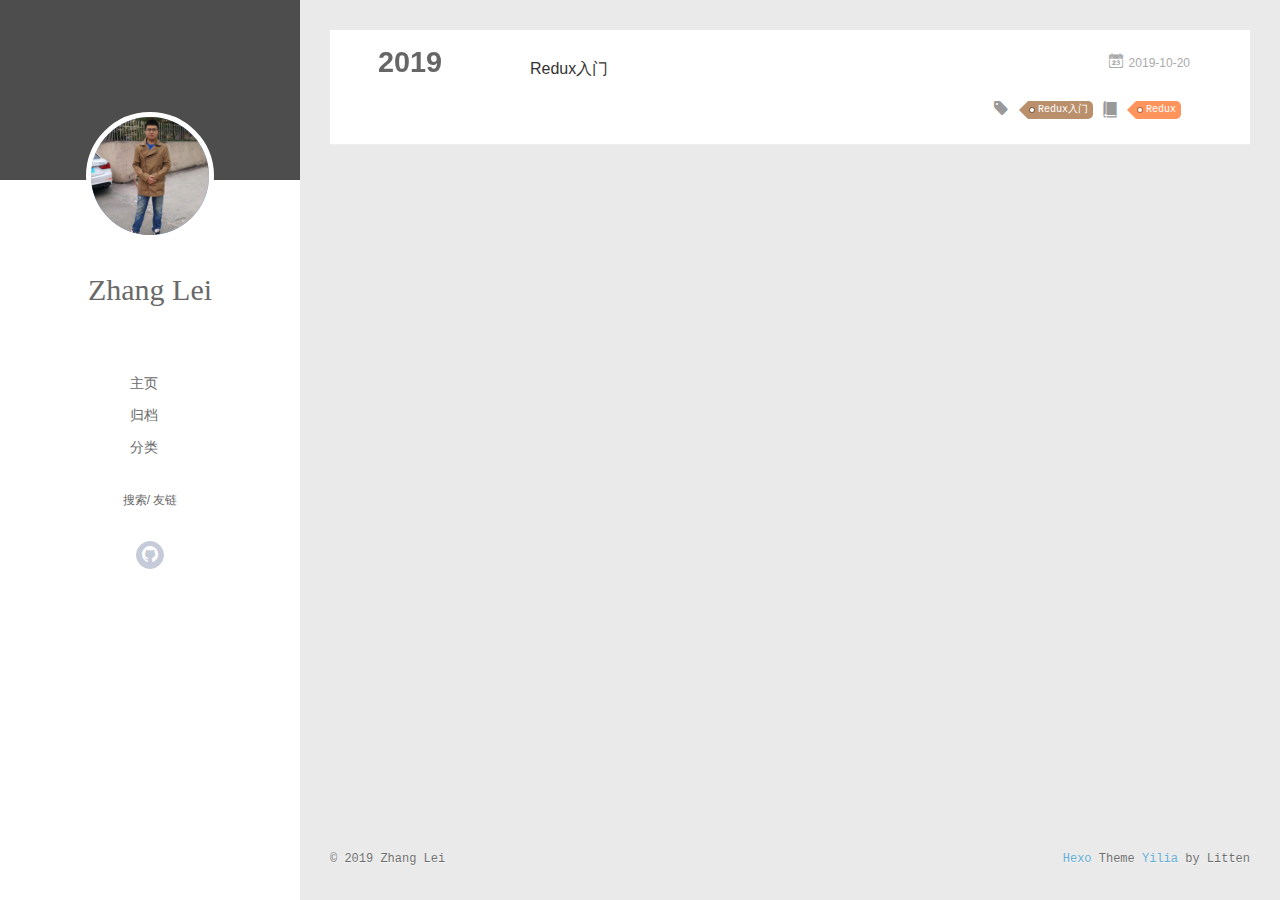
<file: tags/Redux入门/index.html>
<!DOCTYPE html>
<html>
<head>
  <meta charset="utf-8">
  
  <meta name="renderer" content="webkit">
  <meta http-equiv="X-UA-Compatible" content="IE=edge" >
  <link rel="dns-prefetch" href="http://yoursite.com">
  <title>Tag: Redux入门 | Hexo</title>
  <meta name="viewport" content="width=device-width, initial-scale=1, maximum-scale=1">
  <meta property="og:type" content="website">
<meta property="og:title" content="Hexo">
<meta property="og:url" content="http:&#x2F;&#x2F;yoursite.com&#x2F;tags&#x2F;Redux%E5%85%A5%E9%97%A8&#x2F;index.html">
<meta property="og:site_name" content="Hexo">
<meta property="og:locale" content="en">
<meta name="twitter:card" content="summary">
  
    <link rel="alternative" href="/atom.xml" title="Hexo" type="application/atom+xml">
  
  
    <link rel="icon" href="/favicon.png">
  
  <link rel="stylesheet" type="text/css" href="/./main.0cf68a.css">
  <style type="text/css">
  
    #container.show {
      background: linear-gradient(200deg,#a0cfe4,#e8c37e);
    }
  </style>
  

  

</head>

<body>
  <div id="container" q-class="show:isCtnShow">
    <canvas id="anm-canvas" class="anm-canvas"></canvas>
    <div class="left-col" q-class="show:isShow">
      
<div class="overlay" style="background: #4d4d4d"></div>
<div class="intrude-less">
	<header id="header" class="inner">
		<a href="/" class="profilepic">
			<img src="/assets/img/zhanglei.jpg" class="js-avatar">
		</a>
		<hgroup>
		  <h1 class="header-author"><a href="/">Zhang Lei</a></h1>
		</hgroup>
		

		<nav class="header-menu">
			<ul>
			
				<li><a href="/">主页</a></li>
	        
				<li><a href="/archives/index.html">归档</a></li>
	        
				<li><a href="/categories">分类</a></li>
	        
			</ul>
		</nav>
		<nav class="header-smart-menu">
    		
    			
    			<a q-on="click: openSlider(e, 'innerArchive')" href="javascript:void(0)">搜索</a>
    			
            
    			
    			<a q-on="click: openSlider(e, 'friends')" href="javascript:void(0)">友链</a>
    			
            
		</nav>
		<nav class="header-nav">
			<div class="social">
				
					<a class="github" target="_blank" href="https://github.com/zearler" title="github"><i class="icon-github"></i></a>
		        
			</div>
		</nav>
	</header>		
</div>

    </div>
    <div class="mid-col" q-class="show:isShow,hide:isShow|isFalse">
      
<nav id="mobile-nav">
  	<div class="overlay js-overlay" style="background: #4d4d4d"></div>
	<div class="btnctn js-mobile-btnctn">
  		<div class="slider-trigger list" q-on="click: openSlider(e)"><i class="icon icon-sort"></i></div>
	</div>
	<div class="intrude-less">
		<header id="header" class="inner">
			<div class="profilepic">
				<img src="/assets/img/zhanglei.jpg" class="js-avatar">
			</div>
			<hgroup>
			  <h1 class="header-author js-header-author">Zhang Lei</h1>
			</hgroup>
			
			
			
				
			
				
			
				
			
			
			
			<nav class="header-nav">
				<div class="social">
					
						<a class="github" target="_blank" href="https://github.com/zearler" title="github"><i class="icon-github"></i></a>
			        
				</div>
			</nav>

			<nav class="header-menu js-header-menu">
				<ul style="width: 70%">
				
				
					<li style="width: 33.333333333333336%"><a href="/">主页</a></li>
		        
					<li style="width: 33.333333333333336%"><a href="/archives/index.html">归档</a></li>
		        
					<li style="width: 33.333333333333336%"><a href="/categories">分类</a></li>
		        
				</ul>
			</nav>
		</header>				
	</div>
	<div class="mobile-mask" style="display:none" q-show="isShow"></div>
</nav>

      <div id="wrapper" class="body-wrap">
        <div class="menu-l">
          <div class="canvas-wrap">
            <canvas data-colors="#eaeaea" data-sectionHeight="100" data-contentId="js-content" id="myCanvas1" class="anm-canvas"></canvas>
          </div>
          <div id="js-content" class="content-ll">
            
  
  
    
    
      
      
      <section class="archives-wrap">
        <div class="archive-year-wrap">
          <a href="/archives/2019" class="archive-year">2019</a>
        </div>
        <div class="archives">
    
    <article class="archive-article archive-type-post">
  <div class="archive-article-inner">
    <header class="archive-article-header">
      	<div class="article-meta">
	      	<a href="/2019/10/20/Redux%E5%85%A5%E9%97%A8/" class="archive-article-date">
  	<time datetime="2019-10-20T09:41:13.000Z" itemprop="datePublished"><i class="icon-calendar icon"></i>2019-10-20</time>
</a>
        </div>
    	 
  
    <h1 itemprop="name">
      <a class="archive-article-title" href="/2019/10/20/Redux%E5%85%A5%E9%97%A8/">Redux入门</a>
    </h1>
  

        <div class="article-info info-on-right">
          
	<div class="article-tag tagcloud">
		<i class="icon-price-tags icon"></i>
		<ul class="article-tag-list">
			 
        		<li class="article-tag-list-item">
        			<a href="javascript:void(0)" class="js-tag article-tag-list-link color3">Redux入门</a>
        		</li>
      		
		</ul>
	</div>

          
	<div class="article-category tagcloud">
		<i class="icon-book icon"></i>
		<ul class="article-tag-list">
			 
        		<li class="article-tag-list-item">
        			<a href="/categories/Redux//" class="article-tag-list-link color1">Redux</a>
        		</li>
      		
		</ul>
	</div>


        </div>
        <div class="clearfix"></div>
    </header>
  </div>
</article>
  
  
    </div></section>
  

    


          </div>
        </div>
      </div>
      <footer id="footer">
  <div class="outer">
    <div id="footer-info">
    	<div class="footer-left">
    		&copy; 2019 Zhang Lei
    	</div>
      	<div class="footer-right">
      		<a href="http://hexo.io/" target="_blank">Hexo</a>  Theme <a href="https://github.com/litten/hexo-theme-yilia" target="_blank">Yilia</a> by Litten
      	</div>
    </div>
  </div>
</footer>
    </div>
    <script>
	var yiliaConfig = {
		mathjax: false,
		isHome: false,
		isPost: false,
		isArchive: false,
		isTag: true,
		isCategory: false,
		open_in_new: false,
		toc_hide_index: true,
		root: "/",
		innerArchive: true,
		showTags: false
	}
</script>

<script>!function(t){function n(e){if(r[e])return r[e].exports;var i=r[e]={exports:{},id:e,loaded:!1};return t[e].call(i.exports,i,i.exports,n),i.loaded=!0,i.exports}var r={};n.m=t,n.c=r,n.p="./",n(0)}([function(t,n,r){r(195),t.exports=r(191)},function(t,n,r){var e=r(3),i=r(52),o=r(27),u=r(28),c=r(53),f="prototype",a=function(t,n,r){var s,l,h,v,p=t&a.F,d=t&a.G,y=t&a.S,g=t&a.P,b=t&a.B,m=d?e:y?e[n]||(e[n]={}):(e[n]||{})[f],x=d?i:i[n]||(i[n]={}),w=x[f]||(x[f]={});d&&(r=n);for(s in r)l=!p&&m&&void 0!==m[s],h=(l?m:r)[s],v=b&&l?c(h,e):g&&"function"==typeof h?c(Function.call,h):h,m&&u(m,s,h,t&a.U),x[s]!=h&&o(x,s,v),g&&w[s]!=h&&(w[s]=h)};e.core=i,a.F=1,a.G=2,a.S=4,a.P=8,a.B=16,a.W=32,a.U=64,a.R=128,t.exports=a},function(t,n,r){var e=r(6);t.exports=function(t){if(!e(t))throw TypeError(t+" is not an object!");return t}},function(t,n){var r=t.exports="undefined"!=typeof window&&window.Math==Math?window:"undefined"!=typeof self&&self.Math==Math?self:Function("return this")();"number"==typeof __g&&(__g=r)},function(t,n){t.exports=function(t){try{return!!t()}catch(t){return!0}}},function(t,n){var r=t.exports="undefined"!=typeof window&&window.Math==Math?window:"undefined"!=typeof self&&self.Math==Math?self:Function("return this")();"number"==typeof __g&&(__g=r)},function(t,n){t.exports=function(t){return"object"==typeof t?null!==t:"function"==typeof t}},function(t,n,r){var e=r(126)("wks"),i=r(76),o=r(3).Symbol,u="function"==typeof o;(t.exports=function(t){return e[t]||(e[t]=u&&o[t]||(u?o:i)("Symbol."+t))}).store=e},function(t,n){var r={}.hasOwnProperty;t.exports=function(t,n){return r.call(t,n)}},function(t,n,r){var e=r(94),i=r(33);t.exports=function(t){return e(i(t))}},function(t,n,r){t.exports=!r(4)(function(){return 7!=Object.defineProperty({},"a",{get:function(){return 7}}).a})},function(t,n,r){var e=r(2),i=r(167),o=r(50),u=Object.defineProperty;n.f=r(10)?Object.defineProperty:function(t,n,r){if(e(t),n=o(n,!0),e(r),i)try{return u(t,n,r)}catch(t){}if("get"in r||"set"in r)throw TypeError("Accessors not supported!");return"value"in r&&(t[n]=r.value),t}},function(t,n,r){t.exports=!r(18)(function(){return 7!=Object.defineProperty({},"a",{get:function(){return 7}}).a})},function(t,n,r){var e=r(14),i=r(22);t.exports=r(12)?function(t,n,r){return e.f(t,n,i(1,r))}:function(t,n,r){return t[n]=r,t}},function(t,n,r){var e=r(20),i=r(58),o=r(42),u=Object.defineProperty;n.f=r(12)?Object.defineProperty:function(t,n,r){if(e(t),n=o(n,!0),e(r),i)try{return u(t,n,r)}catch(t){}if("get"in r||"set"in r)throw TypeError("Accessors not supported!");return"value"in r&&(t[n]=r.value),t}},function(t,n,r){var e=r(40)("wks"),i=r(23),o=r(5).Symbol,u="function"==typeof o;(t.exports=function(t){return e[t]||(e[t]=u&&o[t]||(u?o:i)("Symbol."+t))}).store=e},function(t,n,r){var e=r(67),i=Math.min;t.exports=function(t){return t>0?i(e(t),9007199254740991):0}},function(t,n,r){var e=r(46);t.exports=function(t){return Object(e(t))}},function(t,n){t.exports=function(t){try{return!!t()}catch(t){return!0}}},function(t,n,r){var e=r(63),i=r(34);t.exports=Object.keys||function(t){return e(t,i)}},function(t,n,r){var e=r(21);t.exports=function(t){if(!e(t))throw TypeError(t+" is not an object!");return t}},function(t,n){t.exports=function(t){return"object"==typeof t?null!==t:"function"==typeof t}},function(t,n){t.exports=function(t,n){return{enumerable:!(1&t),configurable:!(2&t),writable:!(4&t),value:n}}},function(t,n){var r=0,e=Math.random();t.exports=function(t){return"Symbol(".concat(void 0===t?"":t,")_",(++r+e).toString(36))}},function(t,n){var r={}.hasOwnProperty;t.exports=function(t,n){return r.call(t,n)}},function(t,n){var r=t.exports={version:"2.4.0"};"number"==typeof __e&&(__e=r)},function(t,n){t.exports=function(t){if("function"!=typeof t)throw TypeError(t+" is not a function!");return t}},function(t,n,r){var e=r(11),i=r(66);t.exports=r(10)?function(t,n,r){return e.f(t,n,i(1,r))}:function(t,n,r){return t[n]=r,t}},function(t,n,r){var e=r(3),i=r(27),o=r(24),u=r(76)("src"),c="toString",f=Function[c],a=(""+f).split(c);r(52).inspectSource=function(t){return f.call(t)},(t.exports=function(t,n,r,c){var f="function"==typeof r;f&&(o(r,"name")||i(r,"name",n)),t[n]!==r&&(f&&(o(r,u)||i(r,u,t[n]?""+t[n]:a.join(String(n)))),t===e?t[n]=r:c?t[n]?t[n]=r:i(t,n,r):(delete t[n],i(t,n,r)))})(Function.prototype,c,function(){return"function"==typeof this&&this[u]||f.call(this)})},function(t,n,r){var e=r(1),i=r(4),o=r(46),u=function(t,n,r,e){var i=String(o(t)),u="<"+n;return""!==r&&(u+=" "+r+'="'+String(e).replace(/"/g,"&quot;")+'"'),u+">"+i+"</"+n+">"};t.exports=function(t,n){var r={};r[t]=n(u),e(e.P+e.F*i(function(){var n=""[t]('"');return n!==n.toLowerCase()||n.split('"').length>3}),"String",r)}},function(t,n,r){var e=r(115),i=r(46);t.exports=function(t){return e(i(t))}},function(t,n,r){var e=r(116),i=r(66),o=r(30),u=r(50),c=r(24),f=r(167),a=Object.getOwnPropertyDescriptor;n.f=r(10)?a:function(t,n){if(t=o(t),n=u(n,!0),f)try{return a(t,n)}catch(t){}if(c(t,n))return i(!e.f.call(t,n),t[n])}},function(t,n,r){var e=r(24),i=r(17),o=r(145)("IE_PROTO"),u=Object.prototype;t.exports=Object.getPrototypeOf||function(t){return t=i(t),e(t,o)?t[o]:"function"==typeof t.constructor&&t instanceof t.constructor?t.constructor.prototype:t instanceof Object?u:null}},function(t,n){t.exports=function(t){if(void 0==t)throw TypeError("Can't call method on  "+t);return t}},function(t,n){t.exports="constructor,hasOwnProperty,isPrototypeOf,propertyIsEnumerable,toLocaleString,toString,valueOf".split(",")},function(t,n){t.exports={}},function(t,n){t.exports=!0},function(t,n){n.f={}.propertyIsEnumerable},function(t,n,r){var e=r(14).f,i=r(8),o=r(15)("toStringTag");t.exports=function(t,n,r){t&&!i(t=r?t:t.prototype,o)&&e(t,o,{configurable:!0,value:n})}},function(t,n,r){var e=r(40)("keys"),i=r(23);t.exports=function(t){return e[t]||(e[t]=i(t))}},function(t,n,r){var e=r(5),i="__core-js_shared__",o=e[i]||(e[i]={});t.exports=function(t){return o[t]||(o[t]={})}},function(t,n){var r=Math.ceil,e=Math.floor;t.exports=function(t){return isNaN(t=+t)?0:(t>0?e:r)(t)}},function(t,n,r){var e=r(21);t.exports=function(t,n){if(!e(t))return t;var r,i;if(n&&"function"==typeof(r=t.toString)&&!e(i=r.call(t)))return i;if("function"==typeof(r=t.valueOf)&&!e(i=r.call(t)))return i;if(!n&&"function"==typeof(r=t.toString)&&!e(i=r.call(t)))return i;throw TypeError("Can't convert object to primitive value")}},function(t,n,r){var e=r(5),i=r(25),o=r(36),u=r(44),c=r(14).f;t.exports=function(t){var n=i.Symbol||(i.Symbol=o?{}:e.Symbol||{});"_"==t.charAt(0)||t in n||c(n,t,{value:u.f(t)})}},function(t,n,r){n.f=r(15)},function(t,n){var r={}.toString;t.exports=function(t){return r.call(t).slice(8,-1)}},function(t,n){t.exports=function(t){if(void 0==t)throw TypeError("Can't call method on  "+t);return t}},function(t,n,r){var e=r(4);t.exports=function(t,n){return!!t&&e(function(){n?t.call(null,function(){},1):t.call(null)})}},function(t,n,r){var e=r(53),i=r(115),o=r(17),u=r(16),c=r(203);t.exports=function(t,n){var r=1==t,f=2==t,a=3==t,s=4==t,l=6==t,h=5==t||l,v=n||c;return function(n,c,p){for(var d,y,g=o(n),b=i(g),m=e(c,p,3),x=u(b.length),w=0,S=r?v(n,x):f?v(n,0):void 0;x>w;w++)if((h||w in b)&&(d=b[w],y=m(d,w,g),t))if(r)S[w]=y;else if(y)switch(t){case 3:return!0;case 5:return d;case 6:return w;case 2:S.push(d)}else if(s)return!1;return l?-1:a||s?s:S}}},function(t,n,r){var e=r(1),i=r(52),o=r(4);t.exports=function(t,n){var r=(i.Object||{})[t]||Object[t],u={};u[t]=n(r),e(e.S+e.F*o(function(){r(1)}),"Object",u)}},function(t,n,r){var e=r(6);t.exports=function(t,n){if(!e(t))return t;var r,i;if(n&&"function"==typeof(r=t.toString)&&!e(i=r.call(t)))return i;if("function"==typeof(r=t.valueOf)&&!e(i=r.call(t)))return i;if(!n&&"function"==typeof(r=t.toString)&&!e(i=r.call(t)))return i;throw TypeError("Can't convert object to primitive value")}},function(t,n,r){var e=r(5),i=r(25),o=r(91),u=r(13),c="prototype",f=function(t,n,r){var a,s,l,h=t&f.F,v=t&f.G,p=t&f.S,d=t&f.P,y=t&f.B,g=t&f.W,b=v?i:i[n]||(i[n]={}),m=b[c],x=v?e:p?e[n]:(e[n]||{})[c];v&&(r=n);for(a in r)(s=!h&&x&&void 0!==x[a])&&a in b||(l=s?x[a]:r[a],b[a]=v&&"function"!=typeof x[a]?r[a]:y&&s?o(l,e):g&&x[a]==l?function(t){var n=function(n,r,e){if(this instanceof t){switch(arguments.length){case 0:return new t;case 1:return new t(n);case 2:return new t(n,r)}return new t(n,r,e)}return t.apply(this,arguments)};return n[c]=t[c],n}(l):d&&"function"==typeof l?o(Function.call,l):l,d&&((b.virtual||(b.virtual={}))[a]=l,t&f.R&&m&&!m[a]&&u(m,a,l)))};f.F=1,f.G=2,f.S=4,f.P=8,f.B=16,f.W=32,f.U=64,f.R=128,t.exports=f},function(t,n){var r=t.exports={version:"2.4.0"};"number"==typeof __e&&(__e=r)},function(t,n,r){var e=r(26);t.exports=function(t,n,r){if(e(t),void 0===n)return t;switch(r){case 1:return function(r){return t.call(n,r)};case 2:return function(r,e){return t.call(n,r,e)};case 3:return function(r,e,i){return t.call(n,r,e,i)}}return function(){return t.apply(n,arguments)}}},function(t,n,r){var e=r(183),i=r(1),o=r(126)("metadata"),u=o.store||(o.store=new(r(186))),c=function(t,n,r){var i=u.get(t);if(!i){if(!r)return;u.set(t,i=new e)}var o=i.get(n);if(!o){if(!r)return;i.set(n,o=new e)}return o},f=function(t,n,r){var e=c(n,r,!1);return void 0!==e&&e.has(t)},a=function(t,n,r){var e=c(n,r,!1);return void 0===e?void 0:e.get(t)},s=function(t,n,r,e){c(r,e,!0).set(t,n)},l=function(t,n){var r=c(t,n,!1),e=[];return r&&r.forEach(function(t,n){e.push(n)}),e},h=function(t){return void 0===t||"symbol"==typeof t?t:String(t)},v=function(t){i(i.S,"Reflect",t)};t.exports={store:u,map:c,has:f,get:a,set:s,keys:l,key:h,exp:v}},function(t,n,r){"use strict";if(r(10)){var e=r(69),i=r(3),o=r(4),u=r(1),c=r(127),f=r(152),a=r(53),s=r(68),l=r(66),h=r(27),v=r(73),p=r(67),d=r(16),y=r(75),g=r(50),b=r(24),m=r(180),x=r(114),w=r(6),S=r(17),_=r(137),O=r(70),E=r(32),P=r(71).f,j=r(154),F=r(76),M=r(7),A=r(48),N=r(117),T=r(146),I=r(155),k=r(80),L=r(123),R=r(74),C=r(130),D=r(160),U=r(11),W=r(31),G=U.f,B=W.f,V=i.RangeError,z=i.TypeError,q=i.Uint8Array,K="ArrayBuffer",J="Shared"+K,Y="BYTES_PER_ELEMENT",H="prototype",$=Array[H],X=f.ArrayBuffer,Q=f.DataView,Z=A(0),tt=A(2),nt=A(3),rt=A(4),et=A(5),it=A(6),ot=N(!0),ut=N(!1),ct=I.values,ft=I.keys,at=I.entries,st=$.lastIndexOf,lt=$.reduce,ht=$.reduceRight,vt=$.join,pt=$.sort,dt=$.slice,yt=$.toString,gt=$.toLocaleString,bt=M("iterator"),mt=M("toStringTag"),xt=F("typed_constructor"),wt=F("def_constructor"),St=c.CONSTR,_t=c.TYPED,Ot=c.VIEW,Et="Wrong length!",Pt=A(1,function(t,n){return Tt(T(t,t[wt]),n)}),jt=o(function(){return 1===new q(new Uint16Array([1]).buffer)[0]}),Ft=!!q&&!!q[H].set&&o(function(){new q(1).set({})}),Mt=function(t,n){if(void 0===t)throw z(Et);var r=+t,e=d(t);if(n&&!m(r,e))throw V(Et);return e},At=function(t,n){var r=p(t);if(r<0||r%n)throw V("Wrong offset!");return r},Nt=function(t){if(w(t)&&_t in t)return t;throw z(t+" is not a typed array!")},Tt=function(t,n){if(!(w(t)&&xt in t))throw z("It is not a typed array constructor!");return new t(n)},It=function(t,n){return kt(T(t,t[wt]),n)},kt=function(t,n){for(var r=0,e=n.length,i=Tt(t,e);e>r;)i[r]=n[r++];return i},Lt=function(t,n,r){G(t,n,{get:function(){return this._d[r]}})},Rt=function(t){var n,r,e,i,o,u,c=S(t),f=arguments.length,s=f>1?arguments[1]:void 0,l=void 0!==s,h=j(c);if(void 0!=h&&!_(h)){for(u=h.call(c),e=[],n=0;!(o=u.next()).done;n++)e.push(o.value);c=e}for(l&&f>2&&(s=a(s,arguments[2],2)),n=0,r=d(c.length),i=Tt(this,r);r>n;n++)i[n]=l?s(c[n],n):c[n];return i},Ct=function(){for(var t=0,n=arguments.length,r=Tt(this,n);n>t;)r[t]=arguments[t++];return r},Dt=!!q&&o(function(){gt.call(new q(1))}),Ut=function(){return gt.apply(Dt?dt.call(Nt(this)):Nt(this),arguments)},Wt={copyWithin:function(t,n){return D.call(Nt(this),t,n,arguments.length>2?arguments[2]:void 0)},every:function(t){return rt(Nt(this),t,arguments.length>1?arguments[1]:void 0)},fill:function(t){return C.apply(Nt(this),arguments)},filter:function(t){return It(this,tt(Nt(this),t,arguments.length>1?arguments[1]:void 0))},find:function(t){return et(Nt(this),t,arguments.length>1?arguments[1]:void 0)},findIndex:function(t){return it(Nt(this),t,arguments.length>1?arguments[1]:void 0)},forEach:function(t){Z(Nt(this),t,arguments.length>1?arguments[1]:void 0)},indexOf:function(t){return ut(Nt(this),t,arguments.length>1?arguments[1]:void 0)},includes:function(t){return ot(Nt(this),t,arguments.length>1?arguments[1]:void 0)},join:function(t){return vt.apply(Nt(this),arguments)},lastIndexOf:function(t){return st.apply(Nt(this),arguments)},map:function(t){return Pt(Nt(this),t,arguments.length>1?arguments[1]:void 0)},reduce:function(t){return lt.apply(Nt(this),arguments)},reduceRight:function(t){return ht.apply(Nt(this),arguments)},reverse:function(){for(var t,n=this,r=Nt(n).length,e=Math.floor(r/2),i=0;i<e;)t=n[i],n[i++]=n[--r],n[r]=t;return n},some:function(t){return nt(Nt(this),t,arguments.length>1?arguments[1]:void 0)},sort:function(t){return pt.call(Nt(this),t)},subarray:function(t,n){var r=Nt(this),e=r.length,i=y(t,e);return new(T(r,r[wt]))(r.buffer,r.byteOffset+i*r.BYTES_PER_ELEMENT,d((void 0===n?e:y(n,e))-i))}},Gt=function(t,n){return It(this,dt.call(Nt(this),t,n))},Bt=function(t){Nt(this);var n=At(arguments[1],1),r=this.length,e=S(t),i=d(e.length),o=0;if(i+n>r)throw V(Et);for(;o<i;)this[n+o]=e[o++]},Vt={entries:function(){return at.call(Nt(this))},keys:function(){return ft.call(Nt(this))},values:function(){return ct.call(Nt(this))}},zt=function(t,n){return w(t)&&t[_t]&&"symbol"!=typeof n&&n in t&&String(+n)==String(n)},qt=function(t,n){return zt(t,n=g(n,!0))?l(2,t[n]):B(t,n)},Kt=function(t,n,r){return!(zt(t,n=g(n,!0))&&w(r)&&b(r,"value"))||b(r,"get")||b(r,"set")||r.configurable||b(r,"writable")&&!r.writable||b(r,"enumerable")&&!r.enumerable?G(t,n,r):(t[n]=r.value,t)};St||(W.f=qt,U.f=Kt),u(u.S+u.F*!St,"Object",{getOwnPropertyDescriptor:qt,defineProperty:Kt}),o(function(){yt.call({})})&&(yt=gt=function(){return vt.call(this)});var Jt=v({},Wt);v(Jt,Vt),h(Jt,bt,Vt.values),v(Jt,{slice:Gt,set:Bt,constructor:function(){},toString:yt,toLocaleString:Ut}),Lt(Jt,"buffer","b"),Lt(Jt,"byteOffset","o"),Lt(Jt,"byteLength","l"),Lt(Jt,"length","e"),G(Jt,mt,{get:function(){return this[_t]}}),t.exports=function(t,n,r,f){f=!!f;var a=t+(f?"Clamped":"")+"Array",l="Uint8Array"!=a,v="get"+t,p="set"+t,y=i[a],g=y||{},b=y&&E(y),m=!y||!c.ABV,S={},_=y&&y[H],j=function(t,r){var e=t._d;return e.v[v](r*n+e.o,jt)},F=function(t,r,e){var i=t._d;f&&(e=(e=Math.round(e))<0?0:e>255?255:255&e),i.v[p](r*n+i.o,e,jt)},M=function(t,n){G(t,n,{get:function(){return j(this,n)},set:function(t){return F(this,n,t)},enumerable:!0})};m?(y=r(function(t,r,e,i){s(t,y,a,"_d");var o,u,c,f,l=0,v=0;if(w(r)){if(!(r instanceof X||(f=x(r))==K||f==J))return _t in r?kt(y,r):Rt.call(y,r);o=r,v=At(e,n);var p=r.byteLength;if(void 0===i){if(p%n)throw V(Et);if((u=p-v)<0)throw V(Et)}else if((u=d(i)*n)+v>p)throw V(Et);c=u/n}else c=Mt(r,!0),u=c*n,o=new X(u);for(h(t,"_d",{b:o,o:v,l:u,e:c,v:new Q(o)});l<c;)M(t,l++)}),_=y[H]=O(Jt),h(_,"constructor",y)):L(function(t){new y(null),new y(t)},!0)||(y=r(function(t,r,e,i){s(t,y,a);var o;return w(r)?r instanceof X||(o=x(r))==K||o==J?void 0!==i?new g(r,At(e,n),i):void 0!==e?new g(r,At(e,n)):new g(r):_t in r?kt(y,r):Rt.call(y,r):new g(Mt(r,l))}),Z(b!==Function.prototype?P(g).concat(P(b)):P(g),function(t){t in y||h(y,t,g[t])}),y[H]=_,e||(_.constructor=y));var A=_[bt],N=!!A&&("values"==A.name||void 0==A.name),T=Vt.values;h(y,xt,!0),h(_,_t,a),h(_,Ot,!0),h(_,wt,y),(f?new y(1)[mt]==a:mt in _)||G(_,mt,{get:function(){return a}}),S[a]=y,u(u.G+u.W+u.F*(y!=g),S),u(u.S,a,{BYTES_PER_ELEMENT:n,from:Rt,of:Ct}),Y in _||h(_,Y,n),u(u.P,a,Wt),R(a),u(u.P+u.F*Ft,a,{set:Bt}),u(u.P+u.F*!N,a,Vt),u(u.P+u.F*(_.toString!=yt),a,{toString:yt}),u(u.P+u.F*o(function(){new y(1).slice()}),a,{slice:Gt}),u(u.P+u.F*(o(function(){return[1,2].toLocaleString()!=new y([1,2]).toLocaleString()})||!o(function(){_.toLocaleString.call([1,2])})),a,{toLocaleString:Ut}),k[a]=N?A:T,e||N||h(_,bt,T)}}else t.exports=function(){}},function(t,n){var r={}.toString;t.exports=function(t){return r.call(t).slice(8,-1)}},function(t,n,r){var e=r(21),i=r(5).document,o=e(i)&&e(i.createElement);t.exports=function(t){return o?i.createElement(t):{}}},function(t,n,r){t.exports=!r(12)&&!r(18)(function(){return 7!=Object.defineProperty(r(57)("div"),"a",{get:function(){return 7}}).a})},function(t,n,r){"use strict";var e=r(36),i=r(51),o=r(64),u=r(13),c=r(8),f=r(35),a=r(96),s=r(38),l=r(103),h=r(15)("iterator"),v=!([].keys&&"next"in[].keys()),p="keys",d="values",y=function(){return this};t.exports=function(t,n,r,g,b,m,x){a(r,n,g);var w,S,_,O=function(t){if(!v&&t in F)return F[t];switch(t){case p:case d:return function(){return new r(this,t)}}return function(){return new r(this,t)}},E=n+" Iterator",P=b==d,j=!1,F=t.prototype,M=F[h]||F["@@iterator"]||b&&F[b],A=M||O(b),N=b?P?O("entries"):A:void 0,T="Array"==n?F.entries||M:M;if(T&&(_=l(T.call(new t)))!==Object.prototype&&(s(_,E,!0),e||c(_,h)||u(_,h,y)),P&&M&&M.name!==d&&(j=!0,A=function(){return M.call(this)}),e&&!x||!v&&!j&&F[h]||u(F,h,A),f[n]=A,f[E]=y,b)if(w={values:P?A:O(d),keys:m?A:O(p),entries:N},x)for(S in w)S in F||o(F,S,w[S]);else i(i.P+i.F*(v||j),n,w);return w}},function(t,n,r){var e=r(20),i=r(100),o=r(34),u=r(39)("IE_PROTO"),c=function(){},f="prototype",a=function(){var t,n=r(57)("iframe"),e=o.length;for(n.style.display="none",r(93).appendChild(n),n.src="javascript:",t=n.contentWindow.document,t.open(),t.write("<script>document.F=Object<\/script>"),t.close(),a=t.F;e--;)delete a[f][o[e]];return a()};t.exports=Object.create||function(t,n){var r;return null!==t?(c[f]=e(t),r=new c,c[f]=null,r[u]=t):r=a(),void 0===n?r:i(r,n)}},function(t,n,r){var e=r(63),i=r(34).concat("length","prototype");n.f=Object.getOwnPropertyNames||function(t){return e(t,i)}},function(t,n){n.f=Object.getOwnPropertySymbols},function(t,n,r){var e=r(8),i=r(9),o=r(90)(!1),u=r(39)("IE_PROTO");t.exports=function(t,n){var r,c=i(t),f=0,a=[];for(r in c)r!=u&&e(c,r)&&a.push(r);for(;n.length>f;)e(c,r=n[f++])&&(~o(a,r)||a.push(r));return a}},function(t,n,r){t.exports=r(13)},function(t,n,r){var e=r(76)("meta"),i=r(6),o=r(24),u=r(11).f,c=0,f=Object.isExtensible||function(){return!0},a=!r(4)(function(){return f(Object.preventExtensions({}))}),s=function(t){u(t,e,{value:{i:"O"+ ++c,w:{}}})},l=function(t,n){if(!i(t))return"symbol"==typeof t?t:("string"==typeof t?"S":"P")+t;if(!o(t,e)){if(!f(t))return"F";if(!n)return"E";s(t)}return t[e].i},h=function(t,n){if(!o(t,e)){if(!f(t))return!0;if(!n)return!1;s(t)}return t[e].w},v=function(t){return a&&p.NEED&&f(t)&&!o(t,e)&&s(t),t},p=t.exports={KEY:e,NEED:!1,fastKey:l,getWeak:h,onFreeze:v}},function(t,n){t.exports=function(t,n){return{enumerable:!(1&t),configurable:!(2&t),writable:!(4&t),value:n}}},function(t,n){var r=Math.ceil,e=Math.floor;t.exports=function(t){return isNaN(t=+t)?0:(t>0?e:r)(t)}},function(t,n){t.exports=function(t,n,r,e){if(!(t instanceof n)||void 0!==e&&e in t)throw TypeError(r+": incorrect invocation!");return t}},function(t,n){t.exports=!1},function(t,n,r){var e=r(2),i=r(173),o=r(133),u=r(145)("IE_PROTO"),c=function(){},f="prototype",a=function(){var t,n=r(132)("iframe"),e=o.length;for(n.style.display="none",r(135).appendChild(n),n.src="javascript:",t=n.contentWindow.document,t.open(),t.write("<script>document.F=Object<\/script>"),t.close(),a=t.F;e--;)delete a[f][o[e]];return a()};t.exports=Object.create||function(t,n){var r;return null!==t?(c[f]=e(t),r=new c,c[f]=null,r[u]=t):r=a(),void 0===n?r:i(r,n)}},function(t,n,r){var e=r(175),i=r(133).concat("length","prototype");n.f=Object.getOwnPropertyNames||function(t){return e(t,i)}},function(t,n,r){var e=r(175),i=r(133);t.exports=Object.keys||function(t){return e(t,i)}},function(t,n,r){var e=r(28);t.exports=function(t,n,r){for(var i in n)e(t,i,n[i],r);return t}},function(t,n,r){"use strict";var e=r(3),i=r(11),o=r(10),u=r(7)("species");t.exports=function(t){var n=e[t];o&&n&&!n[u]&&i.f(n,u,{configurable:!0,get:function(){return this}})}},function(t,n,r){var e=r(67),i=Math.max,o=Math.min;t.exports=function(t,n){return t=e(t),t<0?i(t+n,0):o(t,n)}},function(t,n){var r=0,e=Math.random();t.exports=function(t){return"Symbol(".concat(void 0===t?"":t,")_",(++r+e).toString(36))}},function(t,n,r){var e=r(33);t.exports=function(t){return Object(e(t))}},function(t,n,r){var e=r(7)("unscopables"),i=Array.prototype;void 0==i[e]&&r(27)(i,e,{}),t.exports=function(t){i[e][t]=!0}},function(t,n,r){var e=r(53),i=r(169),o=r(137),u=r(2),c=r(16),f=r(154),a={},s={},n=t.exports=function(t,n,r,l,h){var v,p,d,y,g=h?function(){return t}:f(t),b=e(r,l,n?2:1),m=0;if("function"!=typeof g)throw TypeError(t+" is not iterable!");if(o(g)){for(v=c(t.length);v>m;m++)if((y=n?b(u(p=t[m])[0],p[1]):b(t[m]))===a||y===s)return y}else for(d=g.call(t);!(p=d.next()).done;)if((y=i(d,b,p.value,n))===a||y===s)return y};n.BREAK=a,n.RETURN=s},function(t,n){t.exports={}},function(t,n,r){var e=r(11).f,i=r(24),o=r(7)("toStringTag");t.exports=function(t,n,r){t&&!i(t=r?t:t.prototype,o)&&e(t,o,{configurable:!0,value:n})}},function(t,n,r){var e=r(1),i=r(46),o=r(4),u=r(150),c="["+u+"]",f="​",a=RegExp("^"+c+c+"*"),s=RegExp(c+c+"*$"),l=function(t,n,r){var i={},c=o(function(){return!!u[t]()||f[t]()!=f}),a=i[t]=c?n(h):u[t];r&&(i[r]=a),e(e.P+e.F*c,"String",i)},h=l.trim=function(t,n){return t=String(i(t)),1&n&&(t=t.replace(a,"")),2&n&&(t=t.replace(s,"")),t};t.exports=l},function(t,n,r){t.exports={default:r(86),__esModule:!0}},function(t,n,r){t.exports={default:r(87),__esModule:!0}},function(t,n,r){"use strict";function e(t){return t&&t.__esModule?t:{default:t}}n.__esModule=!0;var i=r(84),o=e(i),u=r(83),c=e(u),f="function"==typeof c.default&&"symbol"==typeof o.default?function(t){return typeof t}:function(t){return t&&"function"==typeof c.default&&t.constructor===c.default&&t!==c.default.prototype?"symbol":typeof t};n.default="function"==typeof c.default&&"symbol"===f(o.default)?function(t){return void 0===t?"undefined":f(t)}:function(t){return t&&"function"==typeof c.default&&t.constructor===c.default&&t!==c.default.prototype?"symbol":void 0===t?"undefined":f(t)}},function(t,n,r){r(110),r(108),r(111),r(112),t.exports=r(25).Symbol},function(t,n,r){r(109),r(113),t.exports=r(44).f("iterator")},function(t,n){t.exports=function(t){if("function"!=typeof t)throw TypeError(t+" is not a function!");return t}},function(t,n){t.exports=function(){}},function(t,n,r){var e=r(9),i=r(106),o=r(105);t.exports=function(t){return function(n,r,u){var c,f=e(n),a=i(f.length),s=o(u,a);if(t&&r!=r){for(;a>s;)if((c=f[s++])!=c)return!0}else for(;a>s;s++)if((t||s in f)&&f[s]===r)return t||s||0;return!t&&-1}}},function(t,n,r){var e=r(88);t.exports=function(t,n,r){if(e(t),void 0===n)return t;switch(r){case 1:return function(r){return t.call(n,r)};case 2:return function(r,e){return t.call(n,r,e)};case 3:return function(r,e,i){return t.call(n,r,e,i)}}return function(){return t.apply(n,arguments)}}},function(t,n,r){var e=r(19),i=r(62),o=r(37);t.exports=function(t){var n=e(t),r=i.f;if(r)for(var u,c=r(t),f=o.f,a=0;c.length>a;)f.call(t,u=c[a++])&&n.push(u);return n}},function(t,n,r){t.exports=r(5).document&&document.documentElement},function(t,n,r){var e=r(56);t.exports=Object("z").propertyIsEnumerable(0)?Object:function(t){return"String"==e(t)?t.split(""):Object(t)}},function(t,n,r){var e=r(56);t.exports=Array.isArray||function(t){return"Array"==e(t)}},function(t,n,r){"use strict";var e=r(60),i=r(22),o=r(38),u={};r(13)(u,r(15)("iterator"),function(){return this}),t.exports=function(t,n,r){t.prototype=e(u,{next:i(1,r)}),o(t,n+" Iterator")}},function(t,n){t.exports=function(t,n){return{value:n,done:!!t}}},function(t,n,r){var e=r(19),i=r(9);t.exports=function(t,n){for(var r,o=i(t),u=e(o),c=u.length,f=0;c>f;)if(o[r=u[f++]]===n)return r}},function(t,n,r){var e=r(23)("meta"),i=r(21),o=r(8),u=r(14).f,c=0,f=Object.isExtensible||function(){return!0},a=!r(18)(function(){return f(Object.preventExtensions({}))}),s=function(t){u(t,e,{value:{i:"O"+ ++c,w:{}}})},l=function(t,n){if(!i(t))return"symbol"==typeof t?t:("string"==typeof t?"S":"P")+t;if(!o(t,e)){if(!f(t))return"F";if(!n)return"E";s(t)}return t[e].i},h=function(t,n){if(!o(t,e)){if(!f(t))return!0;if(!n)return!1;s(t)}return t[e].w},v=function(t){return a&&p.NEED&&f(t)&&!o(t,e)&&s(t),t},p=t.exports={KEY:e,NEED:!1,fastKey:l,getWeak:h,onFreeze:v}},function(t,n,r){var e=r(14),i=r(20),o=r(19);t.exports=r(12)?Object.defineProperties:function(t,n){i(t);for(var r,u=o(n),c=u.length,f=0;c>f;)e.f(t,r=u[f++],n[r]);return t}},function(t,n,r){var e=r(37),i=r(22),o=r(9),u=r(42),c=r(8),f=r(58),a=Object.getOwnPropertyDescriptor;n.f=r(12)?a:function(t,n){if(t=o(t),n=u(n,!0),f)try{return a(t,n)}catch(t){}if(c(t,n))return i(!e.f.call(t,n),t[n])}},function(t,n,r){var e=r(9),i=r(61).f,o={}.toString,u="object"==typeof window&&window&&Object.getOwnPropertyNames?Object.getOwnPropertyNames(window):[],c=function(t){try{return i(t)}catch(t){return u.slice()}};t.exports.f=function(t){return u&&"[object Window]"==o.call(t)?c(t):i(e(t))}},function(t,n,r){var e=r(8),i=r(77),o=r(39)("IE_PROTO"),u=Object.prototype;t.exports=Object.getPrototypeOf||function(t){return t=i(t),e(t,o)?t[o]:"function"==typeof t.constructor&&t instanceof t.constructor?t.constructor.prototype:t instanceof Object?u:null}},function(t,n,r){var e=r(41),i=r(33);t.exports=function(t){return function(n,r){var o,u,c=String(i(n)),f=e(r),a=c.length;return f<0||f>=a?t?"":void 0:(o=c.charCodeAt(f),o<55296||o>56319||f+1===a||(u=c.charCodeAt(f+1))<56320||u>57343?t?c.charAt(f):o:t?c.slice(f,f+2):u-56320+(o-55296<<10)+65536)}}},function(t,n,r){var e=r(41),i=Math.max,o=Math.min;t.exports=function(t,n){return t=e(t),t<0?i(t+n,0):o(t,n)}},function(t,n,r){var e=r(41),i=Math.min;t.exports=function(t){return t>0?i(e(t),9007199254740991):0}},function(t,n,r){"use strict";var e=r(89),i=r(97),o=r(35),u=r(9);t.exports=r(59)(Array,"Array",function(t,n){this._t=u(t),this._i=0,this._k=n},function(){var t=this._t,n=this._k,r=this._i++;return!t||r>=t.length?(this._t=void 0,i(1)):"keys"==n?i(0,r):"values"==n?i(0,t[r]):i(0,[r,t[r]])},"values"),o.Arguments=o.Array,e("keys"),e("values"),e("entries")},function(t,n){},function(t,n,r){"use strict";var e=r(104)(!0);r(59)(String,"String",function(t){this._t=String(t),this._i=0},function(){var t,n=this._t,r=this._i;return r>=n.length?{value:void 0,done:!0}:(t=e(n,r),this._i+=t.length,{value:t,done:!1})})},function(t,n,r){"use strict";var e=r(5),i=r(8),o=r(12),u=r(51),c=r(64),f=r(99).KEY,a=r(18),s=r(40),l=r(38),h=r(23),v=r(15),p=r(44),d=r(43),y=r(98),g=r(92),b=r(95),m=r(20),x=r(9),w=r(42),S=r(22),_=r(60),O=r(102),E=r(101),P=r(14),j=r(19),F=E.f,M=P.f,A=O.f,N=e.Symbol,T=e.JSON,I=T&&T.stringify,k="prototype",L=v("_hidden"),R=v("toPrimitive"),C={}.propertyIsEnumerable,D=s("symbol-registry"),U=s("symbols"),W=s("op-symbols"),G=Object[k],B="function"==typeof N,V=e.QObject,z=!V||!V[k]||!V[k].findChild,q=o&&a(function(){return 7!=_(M({},"a",{get:function(){return M(this,"a",{value:7}).a}})).a})?function(t,n,r){var e=F(G,n);e&&delete G[n],M(t,n,r),e&&t!==G&&M(G,n,e)}:M,K=function(t){var n=U[t]=_(N[k]);return n._k=t,n},J=B&&"symbol"==typeof N.iterator?function(t){return"symbol"==typeof t}:function(t){return t instanceof N},Y=function(t,n,r){return t===G&&Y(W,n,r),m(t),n=w(n,!0),m(r),i(U,n)?(r.enumerable?(i(t,L)&&t[L][n]&&(t[L][n]=!1),r=_(r,{enumerable:S(0,!1)})):(i(t,L)||M(t,L,S(1,{})),t[L][n]=!0),q(t,n,r)):M(t,n,r)},H=function(t,n){m(t);for(var r,e=g(n=x(n)),i=0,o=e.length;o>i;)Y(t,r=e[i++],n[r]);return t},$=function(t,n){return void 0===n?_(t):H(_(t),n)},X=function(t){var n=C.call(this,t=w(t,!0));return!(this===G&&i(U,t)&&!i(W,t))&&(!(n||!i(this,t)||!i(U,t)||i(this,L)&&this[L][t])||n)},Q=function(t,n){if(t=x(t),n=w(n,!0),t!==G||!i(U,n)||i(W,n)){var r=F(t,n);return!r||!i(U,n)||i(t,L)&&t[L][n]||(r.enumerable=!0),r}},Z=function(t){for(var n,r=A(x(t)),e=[],o=0;r.length>o;)i(U,n=r[o++])||n==L||n==f||e.push(n);return e},tt=function(t){for(var n,r=t===G,e=A(r?W:x(t)),o=[],u=0;e.length>u;)!i(U,n=e[u++])||r&&!i(G,n)||o.push(U[n]);return o};B||(N=function(){if(this instanceof N)throw TypeError("Symbol is not a constructor!");var t=h(arguments.length>0?arguments[0]:void 0),n=function(r){this===G&&n.call(W,r),i(this,L)&&i(this[L],t)&&(this[L][t]=!1),q(this,t,S(1,r))};return o&&z&&q(G,t,{configurable:!0,set:n}),K(t)},c(N[k],"toString",function(){return this._k}),E.f=Q,P.f=Y,r(61).f=O.f=Z,r(37).f=X,r(62).f=tt,o&&!r(36)&&c(G,"propertyIsEnumerable",X,!0),p.f=function(t){return K(v(t))}),u(u.G+u.W+u.F*!B,{Symbol:N});for(var nt="hasInstance,isConcatSpreadable,iterator,match,replace,search,species,split,toPrimitive,toStringTag,unscopables".split(","),rt=0;nt.length>rt;)v(nt[rt++]);for(var nt=j(v.store),rt=0;nt.length>rt;)d(nt[rt++]);u(u.S+u.F*!B,"Symbol",{for:function(t){return i(D,t+="")?D[t]:D[t]=N(t)},keyFor:function(t){if(J(t))return y(D,t);throw TypeError(t+" is not a symbol!")},useSetter:function(){z=!0},useSimple:function(){z=!1}}),u(u.S+u.F*!B,"Object",{create:$,defineProperty:Y,defineProperties:H,getOwnPropertyDescriptor:Q,getOwnPropertyNames:Z,getOwnPropertySymbols:tt}),T&&u(u.S+u.F*(!B||a(function(){var t=N();return"[null]"!=I([t])||"{}"!=I({a:t})||"{}"!=I(Object(t))})),"JSON",{stringify:function(t){if(void 0!==t&&!J(t)){for(var n,r,e=[t],i=1;arguments.length>i;)e.push(arguments[i++]);return n=e[1],"function"==typeof n&&(r=n),!r&&b(n)||(n=function(t,n){if(r&&(n=r.call(this,t,n)),!J(n))return n}),e[1]=n,I.apply(T,e)}}}),N[k][R]||r(13)(N[k],R,N[k].valueOf),l(N,"Symbol"),l(Math,"Math",!0),l(e.JSON,"JSON",!0)},function(t,n,r){r(43)("asyncIterator")},function(t,n,r){r(43)("observable")},function(t,n,r){r(107);for(var e=r(5),i=r(13),o=r(35),u=r(15)("toStringTag"),c=["NodeList","DOMTokenList","MediaList","StyleSheetList","CSSRuleList"],f=0;f<5;f++){var a=c[f],s=e[a],l=s&&s.prototype;l&&!l[u]&&i(l,u,a),o[a]=o.Array}},function(t,n,r){var e=r(45),i=r(7)("toStringTag"),o="Arguments"==e(function(){return arguments}()),u=function(t,n){try{return t[n]}catch(t){}};t.exports=function(t){var n,r,c;return void 0===t?"Undefined":null===t?"Null":"string"==typeof(r=u(n=Object(t),i))?r:o?e(n):"Object"==(c=e(n))&&"function"==typeof n.callee?"Arguments":c}},function(t,n,r){var e=r(45);t.exports=Object("z").propertyIsEnumerable(0)?Object:function(t){return"String"==e(t)?t.split(""):Object(t)}},function(t,n){n.f={}.propertyIsEnumerable},function(t,n,r){var e=r(30),i=r(16),o=r(75);t.exports=function(t){return function(n,r,u){var c,f=e(n),a=i(f.length),s=o(u,a);if(t&&r!=r){for(;a>s;)if((c=f[s++])!=c)return!0}else for(;a>s;s++)if((t||s in f)&&f[s]===r)return t||s||0;return!t&&-1}}},function(t,n,r){"use strict";var e=r(3),i=r(1),o=r(28),u=r(73),c=r(65),f=r(79),a=r(68),s=r(6),l=r(4),h=r(123),v=r(81),p=r(136);t.exports=function(t,n,r,d,y,g){var b=e[t],m=b,x=y?"set":"add",w=m&&m.prototype,S={},_=function(t){var n=w[t];o(w,t,"delete"==t?function(t){return!(g&&!s(t))&&n.call(this,0===t?0:t)}:"has"==t?function(t){return!(g&&!s(t))&&n.call(this,0===t?0:t)}:"get"==t?function(t){return g&&!s(t)?void 0:n.call(this,0===t?0:t)}:"add"==t?function(t){return n.call(this,0===t?0:t),this}:function(t,r){return n.call(this,0===t?0:t,r),this})};if("function"==typeof m&&(g||w.forEach&&!l(function(){(new m).entries().next()}))){var O=new m,E=O[x](g?{}:-0,1)!=O,P=l(function(){O.has(1)}),j=h(function(t){new m(t)}),F=!g&&l(function(){for(var t=new m,n=5;n--;)t[x](n,n);return!t.has(-0)});j||(m=n(function(n,r){a(n,m,t);var e=p(new b,n,m);return void 0!=r&&f(r,y,e[x],e),e}),m.prototype=w,w.constructor=m),(P||F)&&(_("delete"),_("has"),y&&_("get")),(F||E)&&_(x),g&&w.clear&&delete w.clear}else m=d.getConstructor(n,t,y,x),u(m.prototype,r),c.NEED=!0;return v(m,t),S[t]=m,i(i.G+i.W+i.F*(m!=b),S),g||d.setStrong(m,t,y),m}},function(t,n,r){"use strict";var e=r(27),i=r(28),o=r(4),u=r(46),c=r(7);t.exports=function(t,n,r){var f=c(t),a=r(u,f,""[t]),s=a[0],l=a[1];o(function(){var n={};return n[f]=function(){return 7},7!=""[t](n)})&&(i(String.prototype,t,s),e(RegExp.prototype,f,2==n?function(t,n){return l.call(t,this,n)}:function(t){return l.call(t,this)}))}
},function(t,n,r){"use strict";var e=r(2);t.exports=function(){var t=e(this),n="";return t.global&&(n+="g"),t.ignoreCase&&(n+="i"),t.multiline&&(n+="m"),t.unicode&&(n+="u"),t.sticky&&(n+="y"),n}},function(t,n){t.exports=function(t,n,r){var e=void 0===r;switch(n.length){case 0:return e?t():t.call(r);case 1:return e?t(n[0]):t.call(r,n[0]);case 2:return e?t(n[0],n[1]):t.call(r,n[0],n[1]);case 3:return e?t(n[0],n[1],n[2]):t.call(r,n[0],n[1],n[2]);case 4:return e?t(n[0],n[1],n[2],n[3]):t.call(r,n[0],n[1],n[2],n[3])}return t.apply(r,n)}},function(t,n,r){var e=r(6),i=r(45),o=r(7)("match");t.exports=function(t){var n;return e(t)&&(void 0!==(n=t[o])?!!n:"RegExp"==i(t))}},function(t,n,r){var e=r(7)("iterator"),i=!1;try{var o=[7][e]();o.return=function(){i=!0},Array.from(o,function(){throw 2})}catch(t){}t.exports=function(t,n){if(!n&&!i)return!1;var r=!1;try{var o=[7],u=o[e]();u.next=function(){return{done:r=!0}},o[e]=function(){return u},t(o)}catch(t){}return r}},function(t,n,r){t.exports=r(69)||!r(4)(function(){var t=Math.random();__defineSetter__.call(null,t,function(){}),delete r(3)[t]})},function(t,n){n.f=Object.getOwnPropertySymbols},function(t,n,r){var e=r(3),i="__core-js_shared__",o=e[i]||(e[i]={});t.exports=function(t){return o[t]||(o[t]={})}},function(t,n,r){for(var e,i=r(3),o=r(27),u=r(76),c=u("typed_array"),f=u("view"),a=!(!i.ArrayBuffer||!i.DataView),s=a,l=0,h="Int8Array,Uint8Array,Uint8ClampedArray,Int16Array,Uint16Array,Int32Array,Uint32Array,Float32Array,Float64Array".split(",");l<9;)(e=i[h[l++]])?(o(e.prototype,c,!0),o(e.prototype,f,!0)):s=!1;t.exports={ABV:a,CONSTR:s,TYPED:c,VIEW:f}},function(t,n){"use strict";var r={versions:function(){var t=window.navigator.userAgent;return{trident:t.indexOf("Trident")>-1,presto:t.indexOf("Presto")>-1,webKit:t.indexOf("AppleWebKit")>-1,gecko:t.indexOf("Gecko")>-1&&-1==t.indexOf("KHTML"),mobile:!!t.match(/AppleWebKit.*Mobile.*/),ios:!!t.match(/\(i[^;]+;( U;)? CPU.+Mac OS X/),android:t.indexOf("Android")>-1||t.indexOf("Linux")>-1,iPhone:t.indexOf("iPhone")>-1||t.indexOf("Mac")>-1,iPad:t.indexOf("iPad")>-1,webApp:-1==t.indexOf("Safari"),weixin:-1==t.indexOf("MicroMessenger")}}()};t.exports=r},function(t,n,r){"use strict";var e=r(85),i=function(t){return t&&t.__esModule?t:{default:t}}(e),o=function(){function t(t,n,e){return n||e?String.fromCharCode(n||e):r[t]||t}function n(t){return e[t]}var r={"&quot;":'"',"&lt;":"<","&gt;":">","&amp;":"&","&nbsp;":" "},e={};for(var u in r)e[r[u]]=u;return r["&apos;"]="'",e["'"]="&#39;",{encode:function(t){return t?(""+t).replace(/['<> "&]/g,n).replace(/\r?\n/g,"<br/>").replace(/\s/g,"&nbsp;"):""},decode:function(n){return n?(""+n).replace(/<br\s*\/?>/gi,"\n").replace(/&quot;|&lt;|&gt;|&amp;|&nbsp;|&apos;|&#(\d+);|&#(\d+)/g,t).replace(/\u00a0/g," "):""},encodeBase16:function(t){if(!t)return t;t+="";for(var n=[],r=0,e=t.length;e>r;r++)n.push(t.charCodeAt(r).toString(16).toUpperCase());return n.join("")},encodeBase16forJSON:function(t){if(!t)return t;t=t.replace(/[\u4E00-\u9FBF]/gi,function(t){return escape(t).replace("%u","\\u")});for(var n=[],r=0,e=t.length;e>r;r++)n.push(t.charCodeAt(r).toString(16).toUpperCase());return n.join("")},decodeBase16:function(t){if(!t)return t;t+="";for(var n=[],r=0,e=t.length;e>r;r+=2)n.push(String.fromCharCode("0x"+t.slice(r,r+2)));return n.join("")},encodeObject:function(t){if(t instanceof Array)for(var n=0,r=t.length;r>n;n++)t[n]=o.encodeObject(t[n]);else if("object"==(void 0===t?"undefined":(0,i.default)(t)))for(var e in t)t[e]=o.encodeObject(t[e]);else if("string"==typeof t)return o.encode(t);return t},loadScript:function(t){var n=document.createElement("script");document.getElementsByTagName("body")[0].appendChild(n),n.setAttribute("src",t)},addLoadEvent:function(t){var n=window.onload;"function"!=typeof window.onload?window.onload=t:window.onload=function(){n(),t()}}}}();t.exports=o},function(t,n,r){"use strict";var e=r(17),i=r(75),o=r(16);t.exports=function(t){for(var n=e(this),r=o(n.length),u=arguments.length,c=i(u>1?arguments[1]:void 0,r),f=u>2?arguments[2]:void 0,a=void 0===f?r:i(f,r);a>c;)n[c++]=t;return n}},function(t,n,r){"use strict";var e=r(11),i=r(66);t.exports=function(t,n,r){n in t?e.f(t,n,i(0,r)):t[n]=r}},function(t,n,r){var e=r(6),i=r(3).document,o=e(i)&&e(i.createElement);t.exports=function(t){return o?i.createElement(t):{}}},function(t,n){t.exports="constructor,hasOwnProperty,isPrototypeOf,propertyIsEnumerable,toLocaleString,toString,valueOf".split(",")},function(t,n,r){var e=r(7)("match");t.exports=function(t){var n=/./;try{"/./"[t](n)}catch(r){try{return n[e]=!1,!"/./"[t](n)}catch(t){}}return!0}},function(t,n,r){t.exports=r(3).document&&document.documentElement},function(t,n,r){var e=r(6),i=r(144).set;t.exports=function(t,n,r){var o,u=n.constructor;return u!==r&&"function"==typeof u&&(o=u.prototype)!==r.prototype&&e(o)&&i&&i(t,o),t}},function(t,n,r){var e=r(80),i=r(7)("iterator"),o=Array.prototype;t.exports=function(t){return void 0!==t&&(e.Array===t||o[i]===t)}},function(t,n,r){var e=r(45);t.exports=Array.isArray||function(t){return"Array"==e(t)}},function(t,n,r){"use strict";var e=r(70),i=r(66),o=r(81),u={};r(27)(u,r(7)("iterator"),function(){return this}),t.exports=function(t,n,r){t.prototype=e(u,{next:i(1,r)}),o(t,n+" Iterator")}},function(t,n,r){"use strict";var e=r(69),i=r(1),o=r(28),u=r(27),c=r(24),f=r(80),a=r(139),s=r(81),l=r(32),h=r(7)("iterator"),v=!([].keys&&"next"in[].keys()),p="keys",d="values",y=function(){return this};t.exports=function(t,n,r,g,b,m,x){a(r,n,g);var w,S,_,O=function(t){if(!v&&t in F)return F[t];switch(t){case p:case d:return function(){return new r(this,t)}}return function(){return new r(this,t)}},E=n+" Iterator",P=b==d,j=!1,F=t.prototype,M=F[h]||F["@@iterator"]||b&&F[b],A=M||O(b),N=b?P?O("entries"):A:void 0,T="Array"==n?F.entries||M:M;if(T&&(_=l(T.call(new t)))!==Object.prototype&&(s(_,E,!0),e||c(_,h)||u(_,h,y)),P&&M&&M.name!==d&&(j=!0,A=function(){return M.call(this)}),e&&!x||!v&&!j&&F[h]||u(F,h,A),f[n]=A,f[E]=y,b)if(w={values:P?A:O(d),keys:m?A:O(p),entries:N},x)for(S in w)S in F||o(F,S,w[S]);else i(i.P+i.F*(v||j),n,w);return w}},function(t,n){var r=Math.expm1;t.exports=!r||r(10)>22025.465794806718||r(10)<22025.465794806718||-2e-17!=r(-2e-17)?function(t){return 0==(t=+t)?t:t>-1e-6&&t<1e-6?t+t*t/2:Math.exp(t)-1}:r},function(t,n){t.exports=Math.sign||function(t){return 0==(t=+t)||t!=t?t:t<0?-1:1}},function(t,n,r){var e=r(3),i=r(151).set,o=e.MutationObserver||e.WebKitMutationObserver,u=e.process,c=e.Promise,f="process"==r(45)(u);t.exports=function(){var t,n,r,a=function(){var e,i;for(f&&(e=u.domain)&&e.exit();t;){i=t.fn,t=t.next;try{i()}catch(e){throw t?r():n=void 0,e}}n=void 0,e&&e.enter()};if(f)r=function(){u.nextTick(a)};else if(o){var s=!0,l=document.createTextNode("");new o(a).observe(l,{characterData:!0}),r=function(){l.data=s=!s}}else if(c&&c.resolve){var h=c.resolve();r=function(){h.then(a)}}else r=function(){i.call(e,a)};return function(e){var i={fn:e,next:void 0};n&&(n.next=i),t||(t=i,r()),n=i}}},function(t,n,r){var e=r(6),i=r(2),o=function(t,n){if(i(t),!e(n)&&null!==n)throw TypeError(n+": can't set as prototype!")};t.exports={set:Object.setPrototypeOf||("__proto__"in{}?function(t,n,e){try{e=r(53)(Function.call,r(31).f(Object.prototype,"__proto__").set,2),e(t,[]),n=!(t instanceof Array)}catch(t){n=!0}return function(t,r){return o(t,r),n?t.__proto__=r:e(t,r),t}}({},!1):void 0),check:o}},function(t,n,r){var e=r(126)("keys"),i=r(76);t.exports=function(t){return e[t]||(e[t]=i(t))}},function(t,n,r){var e=r(2),i=r(26),o=r(7)("species");t.exports=function(t,n){var r,u=e(t).constructor;return void 0===u||void 0==(r=e(u)[o])?n:i(r)}},function(t,n,r){var e=r(67),i=r(46);t.exports=function(t){return function(n,r){var o,u,c=String(i(n)),f=e(r),a=c.length;return f<0||f>=a?t?"":void 0:(o=c.charCodeAt(f),o<55296||o>56319||f+1===a||(u=c.charCodeAt(f+1))<56320||u>57343?t?c.charAt(f):o:t?c.slice(f,f+2):u-56320+(o-55296<<10)+65536)}}},function(t,n,r){var e=r(122),i=r(46);t.exports=function(t,n,r){if(e(n))throw TypeError("String#"+r+" doesn't accept regex!");return String(i(t))}},function(t,n,r){"use strict";var e=r(67),i=r(46);t.exports=function(t){var n=String(i(this)),r="",o=e(t);if(o<0||o==1/0)throw RangeError("Count can't be negative");for(;o>0;(o>>>=1)&&(n+=n))1&o&&(r+=n);return r}},function(t,n){t.exports="\t\n\v\f\r   ᠎             　\u2028\u2029\ufeff"},function(t,n,r){var e,i,o,u=r(53),c=r(121),f=r(135),a=r(132),s=r(3),l=s.process,h=s.setImmediate,v=s.clearImmediate,p=s.MessageChannel,d=0,y={},g="onreadystatechange",b=function(){var t=+this;if(y.hasOwnProperty(t)){var n=y[t];delete y[t],n()}},m=function(t){b.call(t.data)};h&&v||(h=function(t){for(var n=[],r=1;arguments.length>r;)n.push(arguments[r++]);return y[++d]=function(){c("function"==typeof t?t:Function(t),n)},e(d),d},v=function(t){delete y[t]},"process"==r(45)(l)?e=function(t){l.nextTick(u(b,t,1))}:p?(i=new p,o=i.port2,i.port1.onmessage=m,e=u(o.postMessage,o,1)):s.addEventListener&&"function"==typeof postMessage&&!s.importScripts?(e=function(t){s.postMessage(t+"","*")},s.addEventListener("message",m,!1)):e=g in a("script")?function(t){f.appendChild(a("script"))[g]=function(){f.removeChild(this),b.call(t)}}:function(t){setTimeout(u(b,t,1),0)}),t.exports={set:h,clear:v}},function(t,n,r){"use strict";var e=r(3),i=r(10),o=r(69),u=r(127),c=r(27),f=r(73),a=r(4),s=r(68),l=r(67),h=r(16),v=r(71).f,p=r(11).f,d=r(130),y=r(81),g="ArrayBuffer",b="DataView",m="prototype",x="Wrong length!",w="Wrong index!",S=e[g],_=e[b],O=e.Math,E=e.RangeError,P=e.Infinity,j=S,F=O.abs,M=O.pow,A=O.floor,N=O.log,T=O.LN2,I="buffer",k="byteLength",L="byteOffset",R=i?"_b":I,C=i?"_l":k,D=i?"_o":L,U=function(t,n,r){var e,i,o,u=Array(r),c=8*r-n-1,f=(1<<c)-1,a=f>>1,s=23===n?M(2,-24)-M(2,-77):0,l=0,h=t<0||0===t&&1/t<0?1:0;for(t=F(t),t!=t||t===P?(i=t!=t?1:0,e=f):(e=A(N(t)/T),t*(o=M(2,-e))<1&&(e--,o*=2),t+=e+a>=1?s/o:s*M(2,1-a),t*o>=2&&(e++,o/=2),e+a>=f?(i=0,e=f):e+a>=1?(i=(t*o-1)*M(2,n),e+=a):(i=t*M(2,a-1)*M(2,n),e=0));n>=8;u[l++]=255&i,i/=256,n-=8);for(e=e<<n|i,c+=n;c>0;u[l++]=255&e,e/=256,c-=8);return u[--l]|=128*h,u},W=function(t,n,r){var e,i=8*r-n-1,o=(1<<i)-1,u=o>>1,c=i-7,f=r-1,a=t[f--],s=127&a;for(a>>=7;c>0;s=256*s+t[f],f--,c-=8);for(e=s&(1<<-c)-1,s>>=-c,c+=n;c>0;e=256*e+t[f],f--,c-=8);if(0===s)s=1-u;else{if(s===o)return e?NaN:a?-P:P;e+=M(2,n),s-=u}return(a?-1:1)*e*M(2,s-n)},G=function(t){return t[3]<<24|t[2]<<16|t[1]<<8|t[0]},B=function(t){return[255&t]},V=function(t){return[255&t,t>>8&255]},z=function(t){return[255&t,t>>8&255,t>>16&255,t>>24&255]},q=function(t){return U(t,52,8)},K=function(t){return U(t,23,4)},J=function(t,n,r){p(t[m],n,{get:function(){return this[r]}})},Y=function(t,n,r,e){var i=+r,o=l(i);if(i!=o||o<0||o+n>t[C])throw E(w);var u=t[R]._b,c=o+t[D],f=u.slice(c,c+n);return e?f:f.reverse()},H=function(t,n,r,e,i,o){var u=+r,c=l(u);if(u!=c||c<0||c+n>t[C])throw E(w);for(var f=t[R]._b,a=c+t[D],s=e(+i),h=0;h<n;h++)f[a+h]=s[o?h:n-h-1]},$=function(t,n){s(t,S,g);var r=+n,e=h(r);if(r!=e)throw E(x);return e};if(u.ABV){if(!a(function(){new S})||!a(function(){new S(.5)})){S=function(t){return new j($(this,t))};for(var X,Q=S[m]=j[m],Z=v(j),tt=0;Z.length>tt;)(X=Z[tt++])in S||c(S,X,j[X]);o||(Q.constructor=S)}var nt=new _(new S(2)),rt=_[m].setInt8;nt.setInt8(0,2147483648),nt.setInt8(1,2147483649),!nt.getInt8(0)&&nt.getInt8(1)||f(_[m],{setInt8:function(t,n){rt.call(this,t,n<<24>>24)},setUint8:function(t,n){rt.call(this,t,n<<24>>24)}},!0)}else S=function(t){var n=$(this,t);this._b=d.call(Array(n),0),this[C]=n},_=function(t,n,r){s(this,_,b),s(t,S,b);var e=t[C],i=l(n);if(i<0||i>e)throw E("Wrong offset!");if(r=void 0===r?e-i:h(r),i+r>e)throw E(x);this[R]=t,this[D]=i,this[C]=r},i&&(J(S,k,"_l"),J(_,I,"_b"),J(_,k,"_l"),J(_,L,"_o")),f(_[m],{getInt8:function(t){return Y(this,1,t)[0]<<24>>24},getUint8:function(t){return Y(this,1,t)[0]},getInt16:function(t){var n=Y(this,2,t,arguments[1]);return(n[1]<<8|n[0])<<16>>16},getUint16:function(t){var n=Y(this,2,t,arguments[1]);return n[1]<<8|n[0]},getInt32:function(t){return G(Y(this,4,t,arguments[1]))},getUint32:function(t){return G(Y(this,4,t,arguments[1]))>>>0},getFloat32:function(t){return W(Y(this,4,t,arguments[1]),23,4)},getFloat64:function(t){return W(Y(this,8,t,arguments[1]),52,8)},setInt8:function(t,n){H(this,1,t,B,n)},setUint8:function(t,n){H(this,1,t,B,n)},setInt16:function(t,n){H(this,2,t,V,n,arguments[2])},setUint16:function(t,n){H(this,2,t,V,n,arguments[2])},setInt32:function(t,n){H(this,4,t,z,n,arguments[2])},setUint32:function(t,n){H(this,4,t,z,n,arguments[2])},setFloat32:function(t,n){H(this,4,t,K,n,arguments[2])},setFloat64:function(t,n){H(this,8,t,q,n,arguments[2])}});y(S,g),y(_,b),c(_[m],u.VIEW,!0),n[g]=S,n[b]=_},function(t,n,r){var e=r(3),i=r(52),o=r(69),u=r(182),c=r(11).f;t.exports=function(t){var n=i.Symbol||(i.Symbol=o?{}:e.Symbol||{});"_"==t.charAt(0)||t in n||c(n,t,{value:u.f(t)})}},function(t,n,r){var e=r(114),i=r(7)("iterator"),o=r(80);t.exports=r(52).getIteratorMethod=function(t){if(void 0!=t)return t[i]||t["@@iterator"]||o[e(t)]}},function(t,n,r){"use strict";var e=r(78),i=r(170),o=r(80),u=r(30);t.exports=r(140)(Array,"Array",function(t,n){this._t=u(t),this._i=0,this._k=n},function(){var t=this._t,n=this._k,r=this._i++;return!t||r>=t.length?(this._t=void 0,i(1)):"keys"==n?i(0,r):"values"==n?i(0,t[r]):i(0,[r,t[r]])},"values"),o.Arguments=o.Array,e("keys"),e("values"),e("entries")},function(t,n){function r(t,n){t.classList?t.classList.add(n):t.className+=" "+n}t.exports=r},function(t,n){function r(t,n){if(t.classList)t.classList.remove(n);else{var r=new RegExp("(^|\\b)"+n.split(" ").join("|")+"(\\b|$)","gi");t.className=t.className.replace(r," ")}}t.exports=r},function(t,n){function r(){throw new Error("setTimeout has not been defined")}function e(){throw new Error("clearTimeout has not been defined")}function i(t){if(s===setTimeout)return setTimeout(t,0);if((s===r||!s)&&setTimeout)return s=setTimeout,setTimeout(t,0);try{return s(t,0)}catch(n){try{return s.call(null,t,0)}catch(n){return s.call(this,t,0)}}}function o(t){if(l===clearTimeout)return clearTimeout(t);if((l===e||!l)&&clearTimeout)return l=clearTimeout,clearTimeout(t);try{return l(t)}catch(n){try{return l.call(null,t)}catch(n){return l.call(this,t)}}}function u(){d&&v&&(d=!1,v.length?p=v.concat(p):y=-1,p.length&&c())}function c(){if(!d){var t=i(u);d=!0;for(var n=p.length;n;){for(v=p,p=[];++y<n;)v&&v[y].run();y=-1,n=p.length}v=null,d=!1,o(t)}}function f(t,n){this.fun=t,this.array=n}function a(){}var s,l,h=t.exports={};!function(){try{s="function"==typeof setTimeout?setTimeout:r}catch(t){s=r}try{l="function"==typeof clearTimeout?clearTimeout:e}catch(t){l=e}}();var v,p=[],d=!1,y=-1;h.nextTick=function(t){var n=new Array(arguments.length-1);if(arguments.length>1)for(var r=1;r<arguments.length;r++)n[r-1]=arguments[r];p.push(new f(t,n)),1!==p.length||d||i(c)},f.prototype.run=function(){this.fun.apply(null,this.array)},h.title="browser",h.browser=!0,h.env={},h.argv=[],h.version="",h.versions={},h.on=a,h.addListener=a,h.once=a,h.off=a,h.removeListener=a,h.removeAllListeners=a,h.emit=a,h.prependListener=a,h.prependOnceListener=a,h.listeners=function(t){return[]},h.binding=function(t){throw new Error("process.binding is not supported")},h.cwd=function(){return"/"},h.chdir=function(t){throw new Error("process.chdir is not supported")},h.umask=function(){return 0}},function(t,n,r){var e=r(45);t.exports=function(t,n){if("number"!=typeof t&&"Number"!=e(t))throw TypeError(n);return+t}},function(t,n,r){"use strict";var e=r(17),i=r(75),o=r(16);t.exports=[].copyWithin||function(t,n){var r=e(this),u=o(r.length),c=i(t,u),f=i(n,u),a=arguments.length>2?arguments[2]:void 0,s=Math.min((void 0===a?u:i(a,u))-f,u-c),l=1;for(f<c&&c<f+s&&(l=-1,f+=s-1,c+=s-1);s-- >0;)f in r?r[c]=r[f]:delete r[c],c+=l,f+=l;return r}},function(t,n,r){var e=r(79);t.exports=function(t,n){var r=[];return e(t,!1,r.push,r,n),r}},function(t,n,r){var e=r(26),i=r(17),o=r(115),u=r(16);t.exports=function(t,n,r,c,f){e(n);var a=i(t),s=o(a),l=u(a.length),h=f?l-1:0,v=f?-1:1;if(r<2)for(;;){if(h in s){c=s[h],h+=v;break}if(h+=v,f?h<0:l<=h)throw TypeError("Reduce of empty array with no initial value")}for(;f?h>=0:l>h;h+=v)h in s&&(c=n(c,s[h],h,a));return c}},function(t,n,r){"use strict";var e=r(26),i=r(6),o=r(121),u=[].slice,c={},f=function(t,n,r){if(!(n in c)){for(var e=[],i=0;i<n;i++)e[i]="a["+i+"]";c[n]=Function("F,a","return new F("+e.join(",")+")")}return c[n](t,r)};t.exports=Function.bind||function(t){var n=e(this),r=u.call(arguments,1),c=function(){var e=r.concat(u.call(arguments));return this instanceof c?f(n,e.length,e):o(n,e,t)};return i(n.prototype)&&(c.prototype=n.prototype),c}},function(t,n,r){"use strict";var e=r(11).f,i=r(70),o=r(73),u=r(53),c=r(68),f=r(46),a=r(79),s=r(140),l=r(170),h=r(74),v=r(10),p=r(65).fastKey,d=v?"_s":"size",y=function(t,n){var r,e=p(n);if("F"!==e)return t._i[e];for(r=t._f;r;r=r.n)if(r.k==n)return r};t.exports={getConstructor:function(t,n,r,s){var l=t(function(t,e){c(t,l,n,"_i"),t._i=i(null),t._f=void 0,t._l=void 0,t[d]=0,void 0!=e&&a(e,r,t[s],t)});return o(l.prototype,{clear:function(){for(var t=this,n=t._i,r=t._f;r;r=r.n)r.r=!0,r.p&&(r.p=r.p.n=void 0),delete n[r.i];t._f=t._l=void 0,t[d]=0},delete:function(t){var n=this,r=y(n,t);if(r){var e=r.n,i=r.p;delete n._i[r.i],r.r=!0,i&&(i.n=e),e&&(e.p=i),n._f==r&&(n._f=e),n._l==r&&(n._l=i),n[d]--}return!!r},forEach:function(t){c(this,l,"forEach");for(var n,r=u(t,arguments.length>1?arguments[1]:void 0,3);n=n?n.n:this._f;)for(r(n.v,n.k,this);n&&n.r;)n=n.p},has:function(t){return!!y(this,t)}}),v&&e(l.prototype,"size",{get:function(){return f(this[d])}}),l},def:function(t,n,r){var e,i,o=y(t,n);return o?o.v=r:(t._l=o={i:i=p(n,!0),k:n,v:r,p:e=t._l,n:void 0,r:!1},t._f||(t._f=o),e&&(e.n=o),t[d]++,"F"!==i&&(t._i[i]=o)),t},getEntry:y,setStrong:function(t,n,r){s(t,n,function(t,n){this._t=t,this._k=n,this._l=void 0},function(){for(var t=this,n=t._k,r=t._l;r&&r.r;)r=r.p;return t._t&&(t._l=r=r?r.n:t._t._f)?"keys"==n?l(0,r.k):"values"==n?l(0,r.v):l(0,[r.k,r.v]):(t._t=void 0,l(1))},r?"entries":"values",!r,!0),h(n)}}},function(t,n,r){var e=r(114),i=r(161);t.exports=function(t){return function(){if(e(this)!=t)throw TypeError(t+"#toJSON isn't generic");return i(this)}}},function(t,n,r){"use strict";var e=r(73),i=r(65).getWeak,o=r(2),u=r(6),c=r(68),f=r(79),a=r(48),s=r(24),l=a(5),h=a(6),v=0,p=function(t){return t._l||(t._l=new d)},d=function(){this.a=[]},y=function(t,n){return l(t.a,function(t){return t[0]===n})};d.prototype={get:function(t){var n=y(this,t);if(n)return n[1]},has:function(t){return!!y(this,t)},set:function(t,n){var r=y(this,t);r?r[1]=n:this.a.push([t,n])},delete:function(t){var n=h(this.a,function(n){return n[0]===t});return~n&&this.a.splice(n,1),!!~n}},t.exports={getConstructor:function(t,n,r,o){var a=t(function(t,e){c(t,a,n,"_i"),t._i=v++,t._l=void 0,void 0!=e&&f(e,r,t[o],t)});return e(a.prototype,{delete:function(t){if(!u(t))return!1;var n=i(t);return!0===n?p(this).delete(t):n&&s(n,this._i)&&delete n[this._i]},has:function(t){if(!u(t))return!1;var n=i(t);return!0===n?p(this).has(t):n&&s(n,this._i)}}),a},def:function(t,n,r){var e=i(o(n),!0);return!0===e?p(t).set(n,r):e[t._i]=r,t},ufstore:p}},function(t,n,r){t.exports=!r(10)&&!r(4)(function(){return 7!=Object.defineProperty(r(132)("div"),"a",{get:function(){return 7}}).a})},function(t,n,r){var e=r(6),i=Math.floor;t.exports=function(t){return!e(t)&&isFinite(t)&&i(t)===t}},function(t,n,r){var e=r(2);t.exports=function(t,n,r,i){try{return i?n(e(r)[0],r[1]):n(r)}catch(n){var o=t.return;throw void 0!==o&&e(o.call(t)),n}}},function(t,n){t.exports=function(t,n){return{value:n,done:!!t}}},function(t,n){t.exports=Math.log1p||function(t){return(t=+t)>-1e-8&&t<1e-8?t-t*t/2:Math.log(1+t)}},function(t,n,r){"use strict";var e=r(72),i=r(125),o=r(116),u=r(17),c=r(115),f=Object.assign;t.exports=!f||r(4)(function(){var t={},n={},r=Symbol(),e="abcdefghijklmnopqrst";return t[r]=7,e.split("").forEach(function(t){n[t]=t}),7!=f({},t)[r]||Object.keys(f({},n)).join("")!=e})?function(t,n){for(var r=u(t),f=arguments.length,a=1,s=i.f,l=o.f;f>a;)for(var h,v=c(arguments[a++]),p=s?e(v).concat(s(v)):e(v),d=p.length,y=0;d>y;)l.call(v,h=p[y++])&&(r[h]=v[h]);return r}:f},function(t,n,r){var e=r(11),i=r(2),o=r(72);t.exports=r(10)?Object.defineProperties:function(t,n){i(t);for(var r,u=o(n),c=u.length,f=0;c>f;)e.f(t,r=u[f++],n[r]);return t}},function(t,n,r){var e=r(30),i=r(71).f,o={}.toString,u="object"==typeof window&&window&&Object.getOwnPropertyNames?Object.getOwnPropertyNames(window):[],c=function(t){try{return i(t)}catch(t){return u.slice()}};t.exports.f=function(t){return u&&"[object Window]"==o.call(t)?c(t):i(e(t))}},function(t,n,r){var e=r(24),i=r(30),o=r(117)(!1),u=r(145)("IE_PROTO");t.exports=function(t,n){var r,c=i(t),f=0,a=[];for(r in c)r!=u&&e(c,r)&&a.push(r);for(;n.length>f;)e(c,r=n[f++])&&(~o(a,r)||a.push(r));return a}},function(t,n,r){var e=r(72),i=r(30),o=r(116).f;t.exports=function(t){return function(n){for(var r,u=i(n),c=e(u),f=c.length,a=0,s=[];f>a;)o.call(u,r=c[a++])&&s.push(t?[r,u[r]]:u[r]);return s}}},function(t,n,r){var e=r(71),i=r(125),o=r(2),u=r(3).Reflect;t.exports=u&&u.ownKeys||function(t){var n=e.f(o(t)),r=i.f;return r?n.concat(r(t)):n}},function(t,n,r){var e=r(3).parseFloat,i=r(82).trim;t.exports=1/e(r(150)+"-0")!=-1/0?function(t){var n=i(String(t),3),r=e(n);return 0===r&&"-"==n.charAt(0)?-0:r}:e},function(t,n,r){var e=r(3).parseInt,i=r(82).trim,o=r(150),u=/^[\-+]?0[xX]/;t.exports=8!==e(o+"08")||22!==e(o+"0x16")?function(t,n){var r=i(String(t),3);return e(r,n>>>0||(u.test(r)?16:10))}:e},function(t,n){t.exports=Object.is||function(t,n){return t===n?0!==t||1/t==1/n:t!=t&&n!=n}},function(t,n,r){var e=r(16),i=r(149),o=r(46);t.exports=function(t,n,r,u){var c=String(o(t)),f=c.length,a=void 0===r?" ":String(r),s=e(n);if(s<=f||""==a)return c;var l=s-f,h=i.call(a,Math.ceil(l/a.length));return h.length>l&&(h=h.slice(0,l)),u?h+c:c+h}},function(t,n,r){n.f=r(7)},function(t,n,r){"use strict";var e=r(164);t.exports=r(118)("Map",function(t){return function(){return t(this,arguments.length>0?arguments[0]:void 0)}},{get:function(t){var n=e.getEntry(this,t);return n&&n.v},set:function(t,n){return e.def(this,0===t?0:t,n)}},e,!0)},function(t,n,r){r(10)&&"g"!=/./g.flags&&r(11).f(RegExp.prototype,"flags",{configurable:!0,get:r(120)})},function(t,n,r){"use strict";var e=r(164);t.exports=r(118)("Set",function(t){return function(){return t(this,arguments.length>0?arguments[0]:void 0)}},{add:function(t){return e.def(this,t=0===t?0:t,t)}},e)},function(t,n,r){"use strict";var e,i=r(48)(0),o=r(28),u=r(65),c=r(172),f=r(166),a=r(6),s=u.getWeak,l=Object.isExtensible,h=f.ufstore,v={},p=function(t){return function(){return t(this,arguments.length>0?arguments[0]:void 0)}},d={get:function(t){if(a(t)){var n=s(t);return!0===n?h(this).get(t):n?n[this._i]:void 0}},set:function(t,n){return f.def(this,t,n)}},y=t.exports=r(118)("WeakMap",p,d,f,!0,!0);7!=(new y).set((Object.freeze||Object)(v),7).get(v)&&(e=f.getConstructor(p),c(e.prototype,d),u.NEED=!0,i(["delete","has","get","set"],function(t){var n=y.prototype,r=n[t];o(n,t,function(n,i){if(a(n)&&!l(n)){this._f||(this._f=new e);var o=this._f[t](n,i);return"set"==t?this:o}return r.call(this,n,i)})}))},,,,function(t,n){"use strict";function r(){var t=document.querySelector("#page-nav");if(t&&!document.querySelector("#page-nav .extend.prev")&&(t.innerHTML='<a class="extend prev disabled" rel="prev">&laquo; Prev</a>'+t.innerHTML),t&&!document.querySelector("#page-nav .extend.next")&&(t.innerHTML=t.innerHTML+'<a class="extend next disabled" rel="next">Next &raquo;</a>'),yiliaConfig&&yiliaConfig.open_in_new){document.querySelectorAll(".article-entry a:not(.article-more-a)").forEach(function(t){var n=t.getAttribute("target");n&&""!==n||t.setAttribute("target","_blank")})}if(yiliaConfig&&yiliaConfig.toc_hide_index){document.querySelectorAll(".toc-number").forEach(function(t){t.style.display="none"})}var n=document.querySelector("#js-aboutme");n&&0!==n.length&&(n.innerHTML=n.innerText)}t.exports={init:r}},function(t,n,r){"use strict";function e(t){return t&&t.__esModule?t:{default:t}}function i(t,n){var r=/\/|index.html/g;return t.replace(r,"")===n.replace(r,"")}function o(){for(var t=document.querySelectorAll(".js-header-menu li a"),n=window.location.pathname,r=0,e=t.length;r<e;r++){var o=t[r];i(n,o.getAttribute("href"))&&(0,h.default)(o,"active")}}function u(t){for(var n=t.offsetLeft,r=t.offsetParent;null!==r;)n+=r.offsetLeft,r=r.offsetParent;return n}function c(t){for(var n=t.offsetTop,r=t.offsetParent;null!==r;)n+=r.offsetTop,r=r.offsetParent;return n}function f(t,n,r,e,i){var o=u(t),f=c(t)-n;if(f-r<=i){var a=t.$newDom;a||(a=t.cloneNode(!0),(0,d.default)(t,a),t.$newDom=a,a.style.position="fixed",a.style.top=(r||f)+"px",a.style.left=o+"px",a.style.zIndex=e||2,a.style.width="100%",a.style.color="#fff"),a.style.visibility="visible",t.style.visibility="hidden"}else{t.style.visibility="visible";var s=t.$newDom;s&&(s.style.visibility="hidden")}}function a(){var t=document.querySelector(".js-overlay"),n=document.querySelector(".js-header-menu");f(t,document.body.scrollTop,-63,2,0),f(n,document.body.scrollTop,1,3,0)}function s(){document.querySelector("#container").addEventListener("scroll",function(t){a()}),window.addEventListener("scroll",function(t){a()}),a()}var l=r(156),h=e(l),v=r(157),p=(e(v),r(382)),d=e(p),y=r(128),g=e(y),b=r(190),m=e(b),x=r(129);(function(){g.default.versions.mobile&&window.screen.width<800&&(o(),s())})(),(0,x.addLoadEvent)(function(){m.default.init()}),t.exports={}},,,,function(t,n,r){(function(t){"use strict";function n(t,n,r){t[n]||Object[e](t,n,{writable:!0,configurable:!0,value:r})}if(r(381),r(391),r(198),t._babelPolyfill)throw new Error("only one instance of babel-polyfill is allowed");t._babelPolyfill=!0;var e="defineProperty";n(String.prototype,"padLeft","".padStart),n(String.prototype,"padRight","".padEnd),"pop,reverse,shift,keys,values,entries,indexOf,every,some,forEach,map,filter,find,findIndex,includes,join,slice,concat,push,splice,unshift,sort,lastIndexOf,reduce,reduceRight,copyWithin,fill".split(",").forEach(function(t){[][t]&&n(Array,t,Function.call.bind([][t]))})}).call(n,function(){return this}())},,,function(t,n,r){r(210),t.exports=r(52).RegExp.escape},,,,function(t,n,r){var e=r(6),i=r(138),o=r(7)("species");t.exports=function(t){var n;return i(t)&&(n=t.constructor,"function"!=typeof n||n!==Array&&!i(n.prototype)||(n=void 0),e(n)&&null===(n=n[o])&&(n=void 0)),void 0===n?Array:n}},function(t,n,r){var e=r(202);t.exports=function(t,n){return new(e(t))(n)}},function(t,n,r){"use strict";var e=r(2),i=r(50),o="number";t.exports=function(t){if("string"!==t&&t!==o&&"default"!==t)throw TypeError("Incorrect hint");return i(e(this),t!=o)}},function(t,n,r){var e=r(72),i=r(125),o=r(116);t.exports=function(t){var n=e(t),r=i.f;if(r)for(var u,c=r(t),f=o.f,a=0;c.length>a;)f.call(t,u=c[a++])&&n.push(u);return n}},function(t,n,r){var e=r(72),i=r(30);t.exports=function(t,n){for(var r,o=i(t),u=e(o),c=u.length,f=0;c>f;)if(o[r=u[f++]]===n)return r}},function(t,n,r){"use strict";var e=r(208),i=r(121),o=r(26);t.exports=function(){for(var t=o(this),n=arguments.length,r=Array(n),u=0,c=e._,f=!1;n>u;)(r[u]=arguments[u++])===c&&(f=!0);return function(){var e,o=this,u=arguments.length,a=0,s=0;if(!f&&!u)return i(t,r,o);if(e=r.slice(),f)for(;n>a;a++)e[a]===c&&(e[a]=arguments[s++]);for(;u>s;)e.push(arguments[s++]);return i(t,e,o)}}},function(t,n,r){t.exports=r(3)},function(t,n){t.exports=function(t,n){var r=n===Object(n)?function(t){return n[t]}:n;return function(n){return String(n).replace(t,r)}}},function(t,n,r){var e=r(1),i=r(209)(/[\\^$*+?.()|[\]{}]/g,"\\$&");e(e.S,"RegExp",{escape:function(t){return i(t)}})},function(t,n,r){var e=r(1);e(e.P,"Array",{copyWithin:r(160)}),r(78)("copyWithin")},function(t,n,r){"use strict";var e=r(1),i=r(48)(4);e(e.P+e.F*!r(47)([].every,!0),"Array",{every:function(t){return i(this,t,arguments[1])}})},function(t,n,r){var e=r(1);e(e.P,"Array",{fill:r(130)}),r(78)("fill")},function(t,n,r){"use strict";var e=r(1),i=r(48)(2);e(e.P+e.F*!r(47)([].filter,!0),"Array",{filter:function(t){return i(this,t,arguments[1])}})},function(t,n,r){"use strict";var e=r(1),i=r(48)(6),o="findIndex",u=!0;o in[]&&Array(1)[o](function(){u=!1}),e(e.P+e.F*u,"Array",{findIndex:function(t){return i(this,t,arguments.length>1?arguments[1]:void 0)}}),r(78)(o)},function(t,n,r){"use strict";var e=r(1),i=r(48)(5),o="find",u=!0;o in[]&&Array(1)[o](function(){u=!1}),e(e.P+e.F*u,"Array",{find:function(t){return i(this,t,arguments.length>1?arguments[1]:void 0)}}),r(78)(o)},function(t,n,r){"use strict";var e=r(1),i=r(48)(0),o=r(47)([].forEach,!0);e(e.P+e.F*!o,"Array",{forEach:function(t){return i(this,t,arguments[1])}})},function(t,n,r){"use strict";var e=r(53),i=r(1),o=r(17),u=r(169),c=r(137),f=r(16),a=r(131),s=r(154);i(i.S+i.F*!r(123)(function(t){Array.from(t)}),"Array",{from:function(t){var n,r,i,l,h=o(t),v="function"==typeof this?this:Array,p=arguments.length,d=p>1?arguments[1]:void 0,y=void 0!==d,g=0,b=s(h);if(y&&(d=e(d,p>2?arguments[2]:void 0,2)),void 0==b||v==Array&&c(b))for(n=f(h.length),r=new v(n);n>g;g++)a(r,g,y?d(h[g],g):h[g]);else for(l=b.call(h),r=new v;!(i=l.next()).done;g++)a(r,g,y?u(l,d,[i.value,g],!0):i.value);return r.length=g,r}})},function(t,n,r){"use strict";var e=r(1),i=r(117)(!1),o=[].indexOf,u=!!o&&1/[1].indexOf(1,-0)<0;e(e.P+e.F*(u||!r(47)(o)),"Array",{indexOf:function(t){return u?o.apply(this,arguments)||0:i(this,t,arguments[1])}})},function(t,n,r){var e=r(1);e(e.S,"Array",{isArray:r(138)})},function(t,n,r){"use strict";var e=r(1),i=r(30),o=[].join;e(e.P+e.F*(r(115)!=Object||!r(47)(o)),"Array",{join:function(t){return o.call(i(this),void 0===t?",":t)}})},function(t,n,r){"use strict";var e=r(1),i=r(30),o=r(67),u=r(16),c=[].lastIndexOf,f=!!c&&1/[1].lastIndexOf(1,-0)<0;e(e.P+e.F*(f||!r(47)(c)),"Array",{lastIndexOf:function(t){if(f)return c.apply(this,arguments)||0;var n=i(this),r=u(n.length),e=r-1;for(arguments.length>1&&(e=Math.min(e,o(arguments[1]))),e<0&&(e=r+e);e>=0;e--)if(e in n&&n[e]===t)return e||0;return-1}})},function(t,n,r){"use strict";var e=r(1),i=r(48)(1);e(e.P+e.F*!r(47)([].map,!0),"Array",{map:function(t){return i(this,t,arguments[1])}})},function(t,n,r){"use strict";var e=r(1),i=r(131);e(e.S+e.F*r(4)(function(){function t(){}return!(Array.of.call(t)instanceof t)}),"Array",{of:function(){for(var t=0,n=arguments.length,r=new("function"==typeof this?this:Array)(n);n>t;)i(r,t,arguments[t++]);return r.length=n,r}})},function(t,n,r){"use strict";var e=r(1),i=r(162);e(e.P+e.F*!r(47)([].reduceRight,!0),"Array",{reduceRight:function(t){return i(this,t,arguments.length,arguments[1],!0)}})},function(t,n,r){"use strict";var e=r(1),i=r(162);e(e.P+e.F*!r(47)([].reduce,!0),"Array",{reduce:function(t){return i(this,t,arguments.length,arguments[1],!1)}})},function(t,n,r){"use strict";var e=r(1),i=r(135),o=r(45),u=r(75),c=r(16),f=[].slice;e(e.P+e.F*r(4)(function(){i&&f.call(i)}),"Array",{slice:function(t,n){var r=c(this.length),e=o(this);if(n=void 0===n?r:n,"Array"==e)return f.call(this,t,n);for(var i=u(t,r),a=u(n,r),s=c(a-i),l=Array(s),h=0;h<s;h++)l[h]="String"==e?this.charAt(i+h):this[i+h];return l}})},function(t,n,r){"use strict";var e=r(1),i=r(48)(3);e(e.P+e.F*!r(47)([].some,!0),"Array",{some:function(t){return i(this,t,arguments[1])}})},function(t,n,r){"use strict";var e=r(1),i=r(26),o=r(17),u=r(4),c=[].sort,f=[1,2,3];e(e.P+e.F*(u(function(){f.sort(void 0)})||!u(function(){f.sort(null)})||!r(47)(c)),"Array",{sort:function(t){return void 0===t?c.call(o(this)):c.call(o(this),i(t))}})},function(t,n,r){r(74)("Array")},function(t,n,r){var e=r(1);e(e.S,"Date",{now:function(){return(new Date).getTime()}})},function(t,n,r){"use strict";var e=r(1),i=r(4),o=Date.prototype.getTime,u=function(t){return t>9?t:"0"+t};e(e.P+e.F*(i(function(){return"0385-07-25T07:06:39.999Z"!=new Date(-5e13-1).toISOString()})||!i(function(){new Date(NaN).toISOString()})),"Date",{toISOString:function(){
if(!isFinite(o.call(this)))throw RangeError("Invalid time value");var t=this,n=t.getUTCFullYear(),r=t.getUTCMilliseconds(),e=n<0?"-":n>9999?"+":"";return e+("00000"+Math.abs(n)).slice(e?-6:-4)+"-"+u(t.getUTCMonth()+1)+"-"+u(t.getUTCDate())+"T"+u(t.getUTCHours())+":"+u(t.getUTCMinutes())+":"+u(t.getUTCSeconds())+"."+(r>99?r:"0"+u(r))+"Z"}})},function(t,n,r){"use strict";var e=r(1),i=r(17),o=r(50);e(e.P+e.F*r(4)(function(){return null!==new Date(NaN).toJSON()||1!==Date.prototype.toJSON.call({toISOString:function(){return 1}})}),"Date",{toJSON:function(t){var n=i(this),r=o(n);return"number"!=typeof r||isFinite(r)?n.toISOString():null}})},function(t,n,r){var e=r(7)("toPrimitive"),i=Date.prototype;e in i||r(27)(i,e,r(204))},function(t,n,r){var e=Date.prototype,i="Invalid Date",o="toString",u=e[o],c=e.getTime;new Date(NaN)+""!=i&&r(28)(e,o,function(){var t=c.call(this);return t===t?u.call(this):i})},function(t,n,r){var e=r(1);e(e.P,"Function",{bind:r(163)})},function(t,n,r){"use strict";var e=r(6),i=r(32),o=r(7)("hasInstance"),u=Function.prototype;o in u||r(11).f(u,o,{value:function(t){if("function"!=typeof this||!e(t))return!1;if(!e(this.prototype))return t instanceof this;for(;t=i(t);)if(this.prototype===t)return!0;return!1}})},function(t,n,r){var e=r(11).f,i=r(66),o=r(24),u=Function.prototype,c="name",f=Object.isExtensible||function(){return!0};c in u||r(10)&&e(u,c,{configurable:!0,get:function(){try{var t=this,n=(""+t).match(/^\s*function ([^ (]*)/)[1];return o(t,c)||!f(t)||e(t,c,i(5,n)),n}catch(t){return""}}})},function(t,n,r){var e=r(1),i=r(171),o=Math.sqrt,u=Math.acosh;e(e.S+e.F*!(u&&710==Math.floor(u(Number.MAX_VALUE))&&u(1/0)==1/0),"Math",{acosh:function(t){return(t=+t)<1?NaN:t>94906265.62425156?Math.log(t)+Math.LN2:i(t-1+o(t-1)*o(t+1))}})},function(t,n,r){function e(t){return isFinite(t=+t)&&0!=t?t<0?-e(-t):Math.log(t+Math.sqrt(t*t+1)):t}var i=r(1),o=Math.asinh;i(i.S+i.F*!(o&&1/o(0)>0),"Math",{asinh:e})},function(t,n,r){var e=r(1),i=Math.atanh;e(e.S+e.F*!(i&&1/i(-0)<0),"Math",{atanh:function(t){return 0==(t=+t)?t:Math.log((1+t)/(1-t))/2}})},function(t,n,r){var e=r(1),i=r(142);e(e.S,"Math",{cbrt:function(t){return i(t=+t)*Math.pow(Math.abs(t),1/3)}})},function(t,n,r){var e=r(1);e(e.S,"Math",{clz32:function(t){return(t>>>=0)?31-Math.floor(Math.log(t+.5)*Math.LOG2E):32}})},function(t,n,r){var e=r(1),i=Math.exp;e(e.S,"Math",{cosh:function(t){return(i(t=+t)+i(-t))/2}})},function(t,n,r){var e=r(1),i=r(141);e(e.S+e.F*(i!=Math.expm1),"Math",{expm1:i})},function(t,n,r){var e=r(1),i=r(142),o=Math.pow,u=o(2,-52),c=o(2,-23),f=o(2,127)*(2-c),a=o(2,-126),s=function(t){return t+1/u-1/u};e(e.S,"Math",{fround:function(t){var n,r,e=Math.abs(t),o=i(t);return e<a?o*s(e/a/c)*a*c:(n=(1+c/u)*e,r=n-(n-e),r>f||r!=r?o*(1/0):o*r)}})},function(t,n,r){var e=r(1),i=Math.abs;e(e.S,"Math",{hypot:function(t,n){for(var r,e,o=0,u=0,c=arguments.length,f=0;u<c;)r=i(arguments[u++]),f<r?(e=f/r,o=o*e*e+1,f=r):r>0?(e=r/f,o+=e*e):o+=r;return f===1/0?1/0:f*Math.sqrt(o)}})},function(t,n,r){var e=r(1),i=Math.imul;e(e.S+e.F*r(4)(function(){return-5!=i(4294967295,5)||2!=i.length}),"Math",{imul:function(t,n){var r=65535,e=+t,i=+n,o=r&e,u=r&i;return 0|o*u+((r&e>>>16)*u+o*(r&i>>>16)<<16>>>0)}})},function(t,n,r){var e=r(1);e(e.S,"Math",{log10:function(t){return Math.log(t)/Math.LN10}})},function(t,n,r){var e=r(1);e(e.S,"Math",{log1p:r(171)})},function(t,n,r){var e=r(1);e(e.S,"Math",{log2:function(t){return Math.log(t)/Math.LN2}})},function(t,n,r){var e=r(1);e(e.S,"Math",{sign:r(142)})},function(t,n,r){var e=r(1),i=r(141),o=Math.exp;e(e.S+e.F*r(4)(function(){return-2e-17!=!Math.sinh(-2e-17)}),"Math",{sinh:function(t){return Math.abs(t=+t)<1?(i(t)-i(-t))/2:(o(t-1)-o(-t-1))*(Math.E/2)}})},function(t,n,r){var e=r(1),i=r(141),o=Math.exp;e(e.S,"Math",{tanh:function(t){var n=i(t=+t),r=i(-t);return n==1/0?1:r==1/0?-1:(n-r)/(o(t)+o(-t))}})},function(t,n,r){var e=r(1);e(e.S,"Math",{trunc:function(t){return(t>0?Math.floor:Math.ceil)(t)}})},function(t,n,r){"use strict";var e=r(3),i=r(24),o=r(45),u=r(136),c=r(50),f=r(4),a=r(71).f,s=r(31).f,l=r(11).f,h=r(82).trim,v="Number",p=e[v],d=p,y=p.prototype,g=o(r(70)(y))==v,b="trim"in String.prototype,m=function(t){var n=c(t,!1);if("string"==typeof n&&n.length>2){n=b?n.trim():h(n,3);var r,e,i,o=n.charCodeAt(0);if(43===o||45===o){if(88===(r=n.charCodeAt(2))||120===r)return NaN}else if(48===o){switch(n.charCodeAt(1)){case 66:case 98:e=2,i=49;break;case 79:case 111:e=8,i=55;break;default:return+n}for(var u,f=n.slice(2),a=0,s=f.length;a<s;a++)if((u=f.charCodeAt(a))<48||u>i)return NaN;return parseInt(f,e)}}return+n};if(!p(" 0o1")||!p("0b1")||p("+0x1")){p=function(t){var n=arguments.length<1?0:t,r=this;return r instanceof p&&(g?f(function(){y.valueOf.call(r)}):o(r)!=v)?u(new d(m(n)),r,p):m(n)};for(var x,w=r(10)?a(d):"MAX_VALUE,MIN_VALUE,NaN,NEGATIVE_INFINITY,POSITIVE_INFINITY,EPSILON,isFinite,isInteger,isNaN,isSafeInteger,MAX_SAFE_INTEGER,MIN_SAFE_INTEGER,parseFloat,parseInt,isInteger".split(","),S=0;w.length>S;S++)i(d,x=w[S])&&!i(p,x)&&l(p,x,s(d,x));p.prototype=y,y.constructor=p,r(28)(e,v,p)}},function(t,n,r){var e=r(1);e(e.S,"Number",{EPSILON:Math.pow(2,-52)})},function(t,n,r){var e=r(1),i=r(3).isFinite;e(e.S,"Number",{isFinite:function(t){return"number"==typeof t&&i(t)}})},function(t,n,r){var e=r(1);e(e.S,"Number",{isInteger:r(168)})},function(t,n,r){var e=r(1);e(e.S,"Number",{isNaN:function(t){return t!=t}})},function(t,n,r){var e=r(1),i=r(168),o=Math.abs;e(e.S,"Number",{isSafeInteger:function(t){return i(t)&&o(t)<=9007199254740991}})},function(t,n,r){var e=r(1);e(e.S,"Number",{MAX_SAFE_INTEGER:9007199254740991})},function(t,n,r){var e=r(1);e(e.S,"Number",{MIN_SAFE_INTEGER:-9007199254740991})},function(t,n,r){var e=r(1),i=r(178);e(e.S+e.F*(Number.parseFloat!=i),"Number",{parseFloat:i})},function(t,n,r){var e=r(1),i=r(179);e(e.S+e.F*(Number.parseInt!=i),"Number",{parseInt:i})},function(t,n,r){"use strict";var e=r(1),i=r(67),o=r(159),u=r(149),c=1..toFixed,f=Math.floor,a=[0,0,0,0,0,0],s="Number.toFixed: incorrect invocation!",l="0",h=function(t,n){for(var r=-1,e=n;++r<6;)e+=t*a[r],a[r]=e%1e7,e=f(e/1e7)},v=function(t){for(var n=6,r=0;--n>=0;)r+=a[n],a[n]=f(r/t),r=r%t*1e7},p=function(){for(var t=6,n="";--t>=0;)if(""!==n||0===t||0!==a[t]){var r=String(a[t]);n=""===n?r:n+u.call(l,7-r.length)+r}return n},d=function(t,n,r){return 0===n?r:n%2==1?d(t,n-1,r*t):d(t*t,n/2,r)},y=function(t){for(var n=0,r=t;r>=4096;)n+=12,r/=4096;for(;r>=2;)n+=1,r/=2;return n};e(e.P+e.F*(!!c&&("0.000"!==8e-5.toFixed(3)||"1"!==.9.toFixed(0)||"1.25"!==1.255.toFixed(2)||"1000000000000000128"!==(0xde0b6b3a7640080).toFixed(0))||!r(4)(function(){c.call({})})),"Number",{toFixed:function(t){var n,r,e,c,f=o(this,s),a=i(t),g="",b=l;if(a<0||a>20)throw RangeError(s);if(f!=f)return"NaN";if(f<=-1e21||f>=1e21)return String(f);if(f<0&&(g="-",f=-f),f>1e-21)if(n=y(f*d(2,69,1))-69,r=n<0?f*d(2,-n,1):f/d(2,n,1),r*=4503599627370496,(n=52-n)>0){for(h(0,r),e=a;e>=7;)h(1e7,0),e-=7;for(h(d(10,e,1),0),e=n-1;e>=23;)v(1<<23),e-=23;v(1<<e),h(1,1),v(2),b=p()}else h(0,r),h(1<<-n,0),b=p()+u.call(l,a);return a>0?(c=b.length,b=g+(c<=a?"0."+u.call(l,a-c)+b:b.slice(0,c-a)+"."+b.slice(c-a))):b=g+b,b}})},function(t,n,r){"use strict";var e=r(1),i=r(4),o=r(159),u=1..toPrecision;e(e.P+e.F*(i(function(){return"1"!==u.call(1,void 0)})||!i(function(){u.call({})})),"Number",{toPrecision:function(t){var n=o(this,"Number#toPrecision: incorrect invocation!");return void 0===t?u.call(n):u.call(n,t)}})},function(t,n,r){var e=r(1);e(e.S+e.F,"Object",{assign:r(172)})},function(t,n,r){var e=r(1);e(e.S,"Object",{create:r(70)})},function(t,n,r){var e=r(1);e(e.S+e.F*!r(10),"Object",{defineProperties:r(173)})},function(t,n,r){var e=r(1);e(e.S+e.F*!r(10),"Object",{defineProperty:r(11).f})},function(t,n,r){var e=r(6),i=r(65).onFreeze;r(49)("freeze",function(t){return function(n){return t&&e(n)?t(i(n)):n}})},function(t,n,r){var e=r(30),i=r(31).f;r(49)("getOwnPropertyDescriptor",function(){return function(t,n){return i(e(t),n)}})},function(t,n,r){r(49)("getOwnPropertyNames",function(){return r(174).f})},function(t,n,r){var e=r(17),i=r(32);r(49)("getPrototypeOf",function(){return function(t){return i(e(t))}})},function(t,n,r){var e=r(6);r(49)("isExtensible",function(t){return function(n){return!!e(n)&&(!t||t(n))}})},function(t,n,r){var e=r(6);r(49)("isFrozen",function(t){return function(n){return!e(n)||!!t&&t(n)}})},function(t,n,r){var e=r(6);r(49)("isSealed",function(t){return function(n){return!e(n)||!!t&&t(n)}})},function(t,n,r){var e=r(1);e(e.S,"Object",{is:r(180)})},function(t,n,r){var e=r(17),i=r(72);r(49)("keys",function(){return function(t){return i(e(t))}})},function(t,n,r){var e=r(6),i=r(65).onFreeze;r(49)("preventExtensions",function(t){return function(n){return t&&e(n)?t(i(n)):n}})},function(t,n,r){var e=r(6),i=r(65).onFreeze;r(49)("seal",function(t){return function(n){return t&&e(n)?t(i(n)):n}})},function(t,n,r){var e=r(1);e(e.S,"Object",{setPrototypeOf:r(144).set})},function(t,n,r){"use strict";var e=r(114),i={};i[r(7)("toStringTag")]="z",i+""!="[object z]"&&r(28)(Object.prototype,"toString",function(){return"[object "+e(this)+"]"},!0)},function(t,n,r){var e=r(1),i=r(178);e(e.G+e.F*(parseFloat!=i),{parseFloat:i})},function(t,n,r){var e=r(1),i=r(179);e(e.G+e.F*(parseInt!=i),{parseInt:i})},function(t,n,r){"use strict";var e,i,o,u=r(69),c=r(3),f=r(53),a=r(114),s=r(1),l=r(6),h=r(26),v=r(68),p=r(79),d=r(146),y=r(151).set,g=r(143)(),b="Promise",m=c.TypeError,x=c.process,w=c[b],x=c.process,S="process"==a(x),_=function(){},O=!!function(){try{var t=w.resolve(1),n=(t.constructor={})[r(7)("species")]=function(t){t(_,_)};return(S||"function"==typeof PromiseRejectionEvent)&&t.then(_)instanceof n}catch(t){}}(),E=function(t,n){return t===n||t===w&&n===o},P=function(t){var n;return!(!l(t)||"function"!=typeof(n=t.then))&&n},j=function(t){return E(w,t)?new F(t):new i(t)},F=i=function(t){var n,r;this.promise=new t(function(t,e){if(void 0!==n||void 0!==r)throw m("Bad Promise constructor");n=t,r=e}),this.resolve=h(n),this.reject=h(r)},M=function(t){try{t()}catch(t){return{error:t}}},A=function(t,n){if(!t._n){t._n=!0;var r=t._c;g(function(){for(var e=t._v,i=1==t._s,o=0;r.length>o;)!function(n){var r,o,u=i?n.ok:n.fail,c=n.resolve,f=n.reject,a=n.domain;try{u?(i||(2==t._h&&I(t),t._h=1),!0===u?r=e:(a&&a.enter(),r=u(e),a&&a.exit()),r===n.promise?f(m("Promise-chain cycle")):(o=P(r))?o.call(r,c,f):c(r)):f(e)}catch(t){f(t)}}(r[o++]);t._c=[],t._n=!1,n&&!t._h&&N(t)})}},N=function(t){y.call(c,function(){var n,r,e,i=t._v;if(T(t)&&(n=M(function(){S?x.emit("unhandledRejection",i,t):(r=c.onunhandledrejection)?r({promise:t,reason:i}):(e=c.console)&&e.error&&e.error("Unhandled promise rejection",i)}),t._h=S||T(t)?2:1),t._a=void 0,n)throw n.error})},T=function(t){if(1==t._h)return!1;for(var n,r=t._a||t._c,e=0;r.length>e;)if(n=r[e++],n.fail||!T(n.promise))return!1;return!0},I=function(t){y.call(c,function(){var n;S?x.emit("rejectionHandled",t):(n=c.onrejectionhandled)&&n({promise:t,reason:t._v})})},k=function(t){var n=this;n._d||(n._d=!0,n=n._w||n,n._v=t,n._s=2,n._a||(n._a=n._c.slice()),A(n,!0))},L=function(t){var n,r=this;if(!r._d){r._d=!0,r=r._w||r;try{if(r===t)throw m("Promise can't be resolved itself");(n=P(t))?g(function(){var e={_w:r,_d:!1};try{n.call(t,f(L,e,1),f(k,e,1))}catch(t){k.call(e,t)}}):(r._v=t,r._s=1,A(r,!1))}catch(t){k.call({_w:r,_d:!1},t)}}};O||(w=function(t){v(this,w,b,"_h"),h(t),e.call(this);try{t(f(L,this,1),f(k,this,1))}catch(t){k.call(this,t)}},e=function(t){this._c=[],this._a=void 0,this._s=0,this._d=!1,this._v=void 0,this._h=0,this._n=!1},e.prototype=r(73)(w.prototype,{then:function(t,n){var r=j(d(this,w));return r.ok="function"!=typeof t||t,r.fail="function"==typeof n&&n,r.domain=S?x.domain:void 0,this._c.push(r),this._a&&this._a.push(r),this._s&&A(this,!1),r.promise},catch:function(t){return this.then(void 0,t)}}),F=function(){var t=new e;this.promise=t,this.resolve=f(L,t,1),this.reject=f(k,t,1)}),s(s.G+s.W+s.F*!O,{Promise:w}),r(81)(w,b),r(74)(b),o=r(52)[b],s(s.S+s.F*!O,b,{reject:function(t){var n=j(this);return(0,n.reject)(t),n.promise}}),s(s.S+s.F*(u||!O),b,{resolve:function(t){if(t instanceof w&&E(t.constructor,this))return t;var n=j(this);return(0,n.resolve)(t),n.promise}}),s(s.S+s.F*!(O&&r(123)(function(t){w.all(t).catch(_)})),b,{all:function(t){var n=this,r=j(n),e=r.resolve,i=r.reject,o=M(function(){var r=[],o=0,u=1;p(t,!1,function(t){var c=o++,f=!1;r.push(void 0),u++,n.resolve(t).then(function(t){f||(f=!0,r[c]=t,--u||e(r))},i)}),--u||e(r)});return o&&i(o.error),r.promise},race:function(t){var n=this,r=j(n),e=r.reject,i=M(function(){p(t,!1,function(t){n.resolve(t).then(r.resolve,e)})});return i&&e(i.error),r.promise}})},function(t,n,r){var e=r(1),i=r(26),o=r(2),u=(r(3).Reflect||{}).apply,c=Function.apply;e(e.S+e.F*!r(4)(function(){u(function(){})}),"Reflect",{apply:function(t,n,r){var e=i(t),f=o(r);return u?u(e,n,f):c.call(e,n,f)}})},function(t,n,r){var e=r(1),i=r(70),o=r(26),u=r(2),c=r(6),f=r(4),a=r(163),s=(r(3).Reflect||{}).construct,l=f(function(){function t(){}return!(s(function(){},[],t)instanceof t)}),h=!f(function(){s(function(){})});e(e.S+e.F*(l||h),"Reflect",{construct:function(t,n){o(t),u(n);var r=arguments.length<3?t:o(arguments[2]);if(h&&!l)return s(t,n,r);if(t==r){switch(n.length){case 0:return new t;case 1:return new t(n[0]);case 2:return new t(n[0],n[1]);case 3:return new t(n[0],n[1],n[2]);case 4:return new t(n[0],n[1],n[2],n[3])}var e=[null];return e.push.apply(e,n),new(a.apply(t,e))}var f=r.prototype,v=i(c(f)?f:Object.prototype),p=Function.apply.call(t,v,n);return c(p)?p:v}})},function(t,n,r){var e=r(11),i=r(1),o=r(2),u=r(50);i(i.S+i.F*r(4)(function(){Reflect.defineProperty(e.f({},1,{value:1}),1,{value:2})}),"Reflect",{defineProperty:function(t,n,r){o(t),n=u(n,!0),o(r);try{return e.f(t,n,r),!0}catch(t){return!1}}})},function(t,n,r){var e=r(1),i=r(31).f,o=r(2);e(e.S,"Reflect",{deleteProperty:function(t,n){var r=i(o(t),n);return!(r&&!r.configurable)&&delete t[n]}})},function(t,n,r){"use strict";var e=r(1),i=r(2),o=function(t){this._t=i(t),this._i=0;var n,r=this._k=[];for(n in t)r.push(n)};r(139)(o,"Object",function(){var t,n=this,r=n._k;do{if(n._i>=r.length)return{value:void 0,done:!0}}while(!((t=r[n._i++])in n._t));return{value:t,done:!1}}),e(e.S,"Reflect",{enumerate:function(t){return new o(t)}})},function(t,n,r){var e=r(31),i=r(1),o=r(2);i(i.S,"Reflect",{getOwnPropertyDescriptor:function(t,n){return e.f(o(t),n)}})},function(t,n,r){var e=r(1),i=r(32),o=r(2);e(e.S,"Reflect",{getPrototypeOf:function(t){return i(o(t))}})},function(t,n,r){function e(t,n){var r,c,s=arguments.length<3?t:arguments[2];return a(t)===s?t[n]:(r=i.f(t,n))?u(r,"value")?r.value:void 0!==r.get?r.get.call(s):void 0:f(c=o(t))?e(c,n,s):void 0}var i=r(31),o=r(32),u=r(24),c=r(1),f=r(6),a=r(2);c(c.S,"Reflect",{get:e})},function(t,n,r){var e=r(1);e(e.S,"Reflect",{has:function(t,n){return n in t}})},function(t,n,r){var e=r(1),i=r(2),o=Object.isExtensible;e(e.S,"Reflect",{isExtensible:function(t){return i(t),!o||o(t)}})},function(t,n,r){var e=r(1);e(e.S,"Reflect",{ownKeys:r(177)})},function(t,n,r){var e=r(1),i=r(2),o=Object.preventExtensions;e(e.S,"Reflect",{preventExtensions:function(t){i(t);try{return o&&o(t),!0}catch(t){return!1}}})},function(t,n,r){var e=r(1),i=r(144);i&&e(e.S,"Reflect",{setPrototypeOf:function(t,n){i.check(t,n);try{return i.set(t,n),!0}catch(t){return!1}}})},function(t,n,r){function e(t,n,r){var f,h,v=arguments.length<4?t:arguments[3],p=o.f(s(t),n);if(!p){if(l(h=u(t)))return e(h,n,r,v);p=a(0)}return c(p,"value")?!(!1===p.writable||!l(v)||(f=o.f(v,n)||a(0),f.value=r,i.f(v,n,f),0)):void 0!==p.set&&(p.set.call(v,r),!0)}var i=r(11),o=r(31),u=r(32),c=r(24),f=r(1),a=r(66),s=r(2),l=r(6);f(f.S,"Reflect",{set:e})},function(t,n,r){var e=r(3),i=r(136),o=r(11).f,u=r(71).f,c=r(122),f=r(120),a=e.RegExp,s=a,l=a.prototype,h=/a/g,v=/a/g,p=new a(h)!==h;if(r(10)&&(!p||r(4)(function(){return v[r(7)("match")]=!1,a(h)!=h||a(v)==v||"/a/i"!=a(h,"i")}))){a=function(t,n){var r=this instanceof a,e=c(t),o=void 0===n;return!r&&e&&t.constructor===a&&o?t:i(p?new s(e&&!o?t.source:t,n):s((e=t instanceof a)?t.source:t,e&&o?f.call(t):n),r?this:l,a)};for(var d=u(s),y=0;d.length>y;)!function(t){t in a||o(a,t,{configurable:!0,get:function(){return s[t]},set:function(n){s[t]=n}})}(d[y++]);l.constructor=a,a.prototype=l,r(28)(e,"RegExp",a)}r(74)("RegExp")},function(t,n,r){r(119)("match",1,function(t,n,r){return[function(r){"use strict";var e=t(this),i=void 0==r?void 0:r[n];return void 0!==i?i.call(r,e):new RegExp(r)[n](String(e))},r]})},function(t,n,r){r(119)("replace",2,function(t,n,r){return[function(e,i){"use strict";var o=t(this),u=void 0==e?void 0:e[n];return void 0!==u?u.call(e,o,i):r.call(String(o),e,i)},r]})},function(t,n,r){r(119)("search",1,function(t,n,r){return[function(r){"use strict";var e=t(this),i=void 0==r?void 0:r[n];return void 0!==i?i.call(r,e):new RegExp(r)[n](String(e))},r]})},function(t,n,r){r(119)("split",2,function(t,n,e){"use strict";var i=r(122),o=e,u=[].push,c="split",f="length",a="lastIndex";if("c"=="abbc"[c](/(b)*/)[1]||4!="test"[c](/(?:)/,-1)[f]||2!="ab"[c](/(?:ab)*/)[f]||4!="."[c](/(.?)(.?)/)[f]||"."[c](/()()/)[f]>1||""[c](/.?/)[f]){var s=void 0===/()??/.exec("")[1];e=function(t,n){var r=String(this);if(void 0===t&&0===n)return[];if(!i(t))return o.call(r,t,n);var e,c,l,h,v,p=[],d=(t.ignoreCase?"i":"")+(t.multiline?"m":"")+(t.unicode?"u":"")+(t.sticky?"y":""),y=0,g=void 0===n?4294967295:n>>>0,b=new RegExp(t.source,d+"g");for(s||(e=new RegExp("^"+b.source+"$(?!\\s)",d));(c=b.exec(r))&&!((l=c.index+c[0][f])>y&&(p.push(r.slice(y,c.index)),!s&&c[f]>1&&c[0].replace(e,function(){for(v=1;v<arguments[f]-2;v++)void 0===arguments[v]&&(c[v]=void 0)}),c[f]>1&&c.index<r[f]&&u.apply(p,c.slice(1)),h=c[0][f],y=l,p[f]>=g));)b[a]===c.index&&b[a]++;return y===r[f]?!h&&b.test("")||p.push(""):p.push(r.slice(y)),p[f]>g?p.slice(0,g):p}}else"0"[c](void 0,0)[f]&&(e=function(t,n){return void 0===t&&0===n?[]:o.call(this,t,n)});return[function(r,i){var o=t(this),u=void 0==r?void 0:r[n];return void 0!==u?u.call(r,o,i):e.call(String(o),r,i)},e]})},function(t,n,r){"use strict";r(184);var e=r(2),i=r(120),o=r(10),u="toString",c=/./[u],f=function(t){r(28)(RegExp.prototype,u,t,!0)};r(4)(function(){return"/a/b"!=c.call({source:"a",flags:"b"})})?f(function(){var t=e(this);return"/".concat(t.source,"/","flags"in t?t.flags:!o&&t instanceof RegExp?i.call(t):void 0)}):c.name!=u&&f(function(){return c.call(this)})},function(t,n,r){"use strict";r(29)("anchor",function(t){return function(n){return t(this,"a","name",n)}})},function(t,n,r){"use strict";r(29)("big",function(t){return function(){return t(this,"big","","")}})},function(t,n,r){"use strict";r(29)("blink",function(t){return function(){return t(this,"blink","","")}})},function(t,n,r){"use strict";r(29)("bold",function(t){return function(){return t(this,"b","","")}})},function(t,n,r){"use strict";var e=r(1),i=r(147)(!1);e(e.P,"String",{codePointAt:function(t){return i(this,t)}})},function(t,n,r){"use strict";var e=r(1),i=r(16),o=r(148),u="endsWith",c=""[u];e(e.P+e.F*r(134)(u),"String",{endsWith:function(t){var n=o(this,t,u),r=arguments.length>1?arguments[1]:void 0,e=i(n.length),f=void 0===r?e:Math.min(i(r),e),a=String(t);return c?c.call(n,a,f):n.slice(f-a.length,f)===a}})},function(t,n,r){"use strict";r(29)("fixed",function(t){return function(){return t(this,"tt","","")}})},function(t,n,r){"use strict";r(29)("fontcolor",function(t){return function(n){return t(this,"font","color",n)}})},function(t,n,r){"use strict";r(29)("fontsize",function(t){return function(n){return t(this,"font","size",n)}})},function(t,n,r){var e=r(1),i=r(75),o=String.fromCharCode,u=String.fromCodePoint;e(e.S+e.F*(!!u&&1!=u.length),"String",{fromCodePoint:function(t){for(var n,r=[],e=arguments.length,u=0;e>u;){if(n=+arguments[u++],i(n,1114111)!==n)throw RangeError(n+" is not a valid code point");r.push(n<65536?o(n):o(55296+((n-=65536)>>10),n%1024+56320))}return r.join("")}})},function(t,n,r){"use strict";var e=r(1),i=r(148),o="includes";e(e.P+e.F*r(134)(o),"String",{includes:function(t){return!!~i(this,t,o).indexOf(t,arguments.length>1?arguments[1]:void 0)}})},function(t,n,r){"use strict";r(29)("italics",function(t){return function(){return t(this,"i","","")}})},function(t,n,r){"use strict";var e=r(147)(!0);r(140)(String,"String",function(t){this._t=String(t),this._i=0},function(){var t,n=this._t,r=this._i;return r>=n.length?{value:void 0,done:!0}:(t=e(n,r),this._i+=t.length,{value:t,done:!1})})},function(t,n,r){"use strict";r(29)("link",function(t){return function(n){return t(this,"a","href",n)}})},function(t,n,r){var e=r(1),i=r(30),o=r(16);e(e.S,"String",{raw:function(t){for(var n=i(t.raw),r=o(n.length),e=arguments.length,u=[],c=0;r>c;)u.push(String(n[c++])),c<e&&u.push(String(arguments[c]));return u.join("")}})},function(t,n,r){var e=r(1);e(e.P,"String",{repeat:r(149)})},function(t,n,r){"use strict";r(29)("small",function(t){return function(){return t(this,"small","","")}})},function(t,n,r){"use strict";var e=r(1),i=r(16),o=r(148),u="startsWith",c=""[u];e(e.P+e.F*r(134)(u),"String",{startsWith:function(t){var n=o(this,t,u),r=i(Math.min(arguments.length>1?arguments[1]:void 0,n.length)),e=String(t);return c?c.call(n,e,r):n.slice(r,r+e.length)===e}})},function(t,n,r){"use strict";r(29)("strike",function(t){return function(){return t(this,"strike","","")}})},function(t,n,r){"use strict";r(29)("sub",function(t){return function(){return t(this,"sub","","")}})},function(t,n,r){"use strict";r(29)("sup",function(t){return function(){return t(this,"sup","","")}})},function(t,n,r){"use strict";r(82)("trim",function(t){return function(){return t(this,3)}})},function(t,n,r){"use strict";var e=r(3),i=r(24),o=r(10),u=r(1),c=r(28),f=r(65).KEY,a=r(4),s=r(126),l=r(81),h=r(76),v=r(7),p=r(182),d=r(153),y=r(206),g=r(205),b=r(138),m=r(2),x=r(30),w=r(50),S=r(66),_=r(70),O=r(174),E=r(31),P=r(11),j=r(72),F=E.f,M=P.f,A=O.f,N=e.Symbol,T=e.JSON,I=T&&T.stringify,k="prototype",L=v("_hidden"),R=v("toPrimitive"),C={}.propertyIsEnumerable,D=s("symbol-registry"),U=s("symbols"),W=s("op-symbols"),G=Object[k],B="function"==typeof N,V=e.QObject,z=!V||!V[k]||!V[k].findChild,q=o&&a(function(){return 7!=_(M({},"a",{get:function(){return M(this,"a",{value:7}).a}})).a})?function(t,n,r){var e=F(G,n);e&&delete G[n],M(t,n,r),e&&t!==G&&M(G,n,e)}:M,K=function(t){var n=U[t]=_(N[k]);return n._k=t,n},J=B&&"symbol"==typeof N.iterator?function(t){return"symbol"==typeof t}:function(t){return t instanceof N},Y=function(t,n,r){return t===G&&Y(W,n,r),m(t),n=w(n,!0),m(r),i(U,n)?(r.enumerable?(i(t,L)&&t[L][n]&&(t[L][n]=!1),r=_(r,{enumerable:S(0,!1)})):(i(t,L)||M(t,L,S(1,{})),t[L][n]=!0),q(t,n,r)):M(t,n,r)},H=function(t,n){m(t);for(var r,e=g(n=x(n)),i=0,o=e.length;o>i;)Y(t,r=e[i++],n[r]);return t},$=function(t,n){return void 0===n?_(t):H(_(t),n)},X=function(t){var n=C.call(this,t=w(t,!0));return!(this===G&&i(U,t)&&!i(W,t))&&(!(n||!i(this,t)||!i(U,t)||i(this,L)&&this[L][t])||n)},Q=function(t,n){if(t=x(t),n=w(n,!0),t!==G||!i(U,n)||i(W,n)){var r=F(t,n);return!r||!i(U,n)||i(t,L)&&t[L][n]||(r.enumerable=!0),r}},Z=function(t){for(var n,r=A(x(t)),e=[],o=0;r.length>o;)i(U,n=r[o++])||n==L||n==f||e.push(n);return e},tt=function(t){for(var n,r=t===G,e=A(r?W:x(t)),o=[],u=0;e.length>u;)!i(U,n=e[u++])||r&&!i(G,n)||o.push(U[n]);return o};B||(N=function(){if(this instanceof N)throw TypeError("Symbol is not a constructor!");var t=h(arguments.length>0?arguments[0]:void 0),n=function(r){this===G&&n.call(W,r),i(this,L)&&i(this[L],t)&&(this[L][t]=!1),q(this,t,S(1,r))};return o&&z&&q(G,t,{configurable:!0,set:n}),K(t)},c(N[k],"toString",function(){return this._k}),E.f=Q,P.f=Y,r(71).f=O.f=Z,r(116).f=X,r(125).f=tt,o&&!r(69)&&c(G,"propertyIsEnumerable",X,!0),p.f=function(t){return K(v(t))}),u(u.G+u.W+u.F*!B,{Symbol:N});for(var nt="hasInstance,isConcatSpreadable,iterator,match,replace,search,species,split,toPrimitive,toStringTag,unscopables".split(","),rt=0;nt.length>rt;)v(nt[rt++]);for(var nt=j(v.store),rt=0;nt.length>rt;)d(nt[rt++]);u(u.S+u.F*!B,"Symbol",{for:function(t){return i(D,t+="")?D[t]:D[t]=N(t)},keyFor:function(t){if(J(t))return y(D,t);throw TypeError(t+" is not a symbol!")},useSetter:function(){z=!0},useSimple:function(){z=!1}}),u(u.S+u.F*!B,"Object",{create:$,defineProperty:Y,defineProperties:H,getOwnPropertyDescriptor:Q,getOwnPropertyNames:Z,getOwnPropertySymbols:tt}),T&&u(u.S+u.F*(!B||a(function(){var t=N();return"[null]"!=I([t])||"{}"!=I({a:t})||"{}"!=I(Object(t))})),"JSON",{stringify:function(t){if(void 0!==t&&!J(t)){for(var n,r,e=[t],i=1;arguments.length>i;)e.push(arguments[i++]);return n=e[1],"function"==typeof n&&(r=n),!r&&b(n)||(n=function(t,n){if(r&&(n=r.call(this,t,n)),!J(n))return n}),e[1]=n,I.apply(T,e)}}}),N[k][R]||r(27)(N[k],R,N[k].valueOf),l(N,"Symbol"),l(Math,"Math",!0),l(e.JSON,"JSON",!0)},function(t,n,r){"use strict";var e=r(1),i=r(127),o=r(152),u=r(2),c=r(75),f=r(16),a=r(6),s=r(3).ArrayBuffer,l=r(146),h=o.ArrayBuffer,v=o.DataView,p=i.ABV&&s.isView,d=h.prototype.slice,y=i.VIEW,g="ArrayBuffer";e(e.G+e.W+e.F*(s!==h),{ArrayBuffer:h}),e(e.S+e.F*!i.CONSTR,g,{isView:function(t){return p&&p(t)||a(t)&&y in t}}),e(e.P+e.U+e.F*r(4)(function(){return!new h(2).slice(1,void 0).byteLength}),g,{slice:function(t,n){if(void 0!==d&&void 0===n)return d.call(u(this),t);for(var r=u(this).byteLength,e=c(t,r),i=c(void 0===n?r:n,r),o=new(l(this,h))(f(i-e)),a=new v(this),s=new v(o),p=0;e<i;)s.setUint8(p++,a.getUint8(e++));return o}}),r(74)(g)},function(t,n,r){var e=r(1);e(e.G+e.W+e.F*!r(127).ABV,{DataView:r(152).DataView})},function(t,n,r){r(55)("Float32",4,function(t){return function(n,r,e){return t(this,n,r,e)}})},function(t,n,r){r(55)("Float64",8,function(t){return function(n,r,e){return t(this,n,r,e)}})},function(t,n,r){r(55)("Int16",2,function(t){return function(n,r,e){return t(this,n,r,e)}})},function(t,n,r){r(55)("Int32",4,function(t){return function(n,r,e){return t(this,n,r,e)}})},function(t,n,r){r(55)("Int8",1,function(t){return function(n,r,e){return t(this,n,r,e)}})},function(t,n,r){r(55)("Uint16",2,function(t){return function(n,r,e){return t(this,n,r,e)}})},function(t,n,r){r(55)("Uint32",4,function(t){return function(n,r,e){return t(this,n,r,e)}})},function(t,n,r){r(55)("Uint8",1,function(t){return function(n,r,e){return t(this,n,r,e)}})},function(t,n,r){r(55)("Uint8",1,function(t){return function(n,r,e){return t(this,n,r,e)}},!0)},function(t,n,r){"use strict";var e=r(166);r(118)("WeakSet",function(t){return function(){return t(this,arguments.length>0?arguments[0]:void 0)}},{add:function(t){return e.def(this,t,!0)}},e,!1,!0)},function(t,n,r){"use strict";var e=r(1),i=r(117)(!0);e(e.P,"Array",{includes:function(t){return i(this,t,arguments.length>1?arguments[1]:void 0)}}),r(78)("includes")},function(t,n,r){var e=r(1),i=r(143)(),o=r(3).process,u="process"==r(45)(o);e(e.G,{asap:function(t){var n=u&&o.domain;i(n?n.bind(t):t)}})},function(t,n,r){var e=r(1),i=r(45);e(e.S,"Error",{isError:function(t){return"Error"===i(t)}})},function(t,n,r){var e=r(1);e(e.P+e.R,"Map",{toJSON:r(165)("Map")})},function(t,n,r){var e=r(1);e(e.S,"Math",{iaddh:function(t,n,r,e){var i=t>>>0,o=n>>>0,u=r>>>0;return o+(e>>>0)+((i&u|(i|u)&~(i+u>>>0))>>>31)|0}})},function(t,n,r){var e=r(1);e(e.S,"Math",{imulh:function(t,n){var r=65535,e=+t,i=+n,o=e&r,u=i&r,c=e>>16,f=i>>16,a=(c*u>>>0)+(o*u>>>16);return c*f+(a>>16)+((o*f>>>0)+(a&r)>>16)}})},function(t,n,r){var e=r(1);e(e.S,"Math",{isubh:function(t,n,r,e){var i=t>>>0,o=n>>>0,u=r>>>0;return o-(e>>>0)-((~i&u|~(i^u)&i-u>>>0)>>>31)|0}})},function(t,n,r){var e=r(1);e(e.S,"Math",{umulh:function(t,n){var r=65535,e=+t,i=+n,o=e&r,u=i&r,c=e>>>16,f=i>>>16,a=(c*u>>>0)+(o*u>>>16);return c*f+(a>>>16)+((o*f>>>0)+(a&r)>>>16)}})},function(t,n,r){"use strict";var e=r(1),i=r(17),o=r(26),u=r(11);r(10)&&e(e.P+r(124),"Object",{__defineGetter__:function(t,n){u.f(i(this),t,{get:o(n),enumerable:!0,configurable:!0})}})},function(t,n,r){"use strict";var e=r(1),i=r(17),o=r(26),u=r(11);r(10)&&e(e.P+r(124),"Object",{__defineSetter__:function(t,n){u.f(i(this),t,{set:o(n),enumerable:!0,configurable:!0})}})},function(t,n,r){var e=r(1),i=r(176)(!0);e(e.S,"Object",{entries:function(t){return i(t)}})},function(t,n,r){var e=r(1),i=r(177),o=r(30),u=r(31),c=r(131);e(e.S,"Object",{getOwnPropertyDescriptors:function(t){for(var n,r=o(t),e=u.f,f=i(r),a={},s=0;f.length>s;)c(a,n=f[s++],e(r,n));return a}})},function(t,n,r){"use strict";var e=r(1),i=r(17),o=r(50),u=r(32),c=r(31).f;r(10)&&e(e.P+r(124),"Object",{__lookupGetter__:function(t){var n,r=i(this),e=o(t,!0);do{if(n=c(r,e))return n.get}while(r=u(r))}})},function(t,n,r){"use strict";var e=r(1),i=r(17),o=r(50),u=r(32),c=r(31).f;r(10)&&e(e.P+r(124),"Object",{__lookupSetter__:function(t){var n,r=i(this),e=o(t,!0);do{if(n=c(r,e))return n.set}while(r=u(r))}})},function(t,n,r){var e=r(1),i=r(176)(!1);e(e.S,"Object",{values:function(t){return i(t)}})},function(t,n,r){"use strict";var e=r(1),i=r(3),o=r(52),u=r(143)(),c=r(7)("observable"),f=r(26),a=r(2),s=r(68),l=r(73),h=r(27),v=r(79),p=v.RETURN,d=function(t){return null==t?void 0:f(t)},y=function(t){var n=t._c;n&&(t._c=void 0,n())},g=function(t){return void 0===t._o},b=function(t){g(t)||(t._o=void 0,y(t))},m=function(t,n){a(t),this._c=void 0,this._o=t,t=new x(this);try{var r=n(t),e=r;null!=r&&("function"==typeof r.unsubscribe?r=function(){e.unsubscribe()}:f(r),this._c=r)}catch(n){return void t.error(n)}g(this)&&y(this)};m.prototype=l({},{unsubscribe:function(){b(this)}});var x=function(t){this._s=t};x.prototype=l({},{next:function(t){var n=this._s;if(!g(n)){var r=n._o;try{var e=d(r.next);if(e)return e.call(r,t)}catch(t){try{b(n)}finally{throw t}}}},error:function(t){var n=this._s;if(g(n))throw t;var r=n._o;n._o=void 0;try{var e=d(r.error);if(!e)throw t;t=e.call(r,t)}catch(t){try{y(n)}finally{throw t}}return y(n),t},complete:function(t){var n=this._s;if(!g(n)){var r=n._o;n._o=void 0;try{var e=d(r.complete);t=e?e.call(r,t):void 0}catch(t){try{y(n)}finally{throw t}}return y(n),t}}});var w=function(t){s(this,w,"Observable","_f")._f=f(t)};l(w.prototype,{subscribe:function(t){return new m(t,this._f)},forEach:function(t){var n=this;return new(o.Promise||i.Promise)(function(r,e){f(t);var i=n.subscribe({next:function(n){try{return t(n)}catch(t){e(t),i.unsubscribe()}},error:e,complete:r})})}}),l(w,{from:function(t){var n="function"==typeof this?this:w,r=d(a(t)[c]);if(r){var e=a(r.call(t));return e.constructor===n?e:new n(function(t){return e.subscribe(t)})}return new n(function(n){var r=!1;return u(function(){if(!r){try{if(v(t,!1,function(t){if(n.next(t),r)return p})===p)return}catch(t){if(r)throw t;return void n.error(t)}n.complete()}}),function(){r=!0}})},of:function(){for(var t=0,n=arguments.length,r=Array(n);t<n;)r[t]=arguments[t++];return new("function"==typeof this?this:w)(function(t){var n=!1;return u(function(){if(!n){for(var e=0;e<r.length;++e)if(t.next(r[e]),n)return;t.complete()}}),function(){n=!0}})}}),h(w.prototype,c,function(){return this}),e(e.G,{Observable:w}),r(74)("Observable")},function(t,n,r){var e=r(54),i=r(2),o=e.key,u=e.set;e.exp({defineMetadata:function(t,n,r,e){u(t,n,i(r),o(e))}})},function(t,n,r){var e=r(54),i=r(2),o=e.key,u=e.map,c=e.store;e.exp({deleteMetadata:function(t,n){var r=arguments.length<3?void 0:o(arguments[2]),e=u(i(n),r,!1);if(void 0===e||!e.delete(t))return!1;if(e.size)return!0;var f=c.get(n);return f.delete(r),!!f.size||c.delete(n)}})},function(t,n,r){var e=r(185),i=r(161),o=r(54),u=r(2),c=r(32),f=o.keys,a=o.key,s=function(t,n){var r=f(t,n),o=c(t);if(null===o)return r;var u=s(o,n);return u.length?r.length?i(new e(r.concat(u))):u:r};o.exp({getMetadataKeys:function(t){return s(u(t),arguments.length<2?void 0:a(arguments[1]))}})},function(t,n,r){var e=r(54),i=r(2),o=r(32),u=e.has,c=e.get,f=e.key,a=function(t,n,r){if(u(t,n,r))return c(t,n,r);var e=o(n);return null!==e?a(t,e,r):void 0};e.exp({getMetadata:function(t,n){return a(t,i(n),arguments.length<3?void 0:f(arguments[2]))}})},function(t,n,r){var e=r(54),i=r(2),o=e.keys,u=e.key;e.exp({getOwnMetadataKeys:function(t){
return o(i(t),arguments.length<2?void 0:u(arguments[1]))}})},function(t,n,r){var e=r(54),i=r(2),o=e.get,u=e.key;e.exp({getOwnMetadata:function(t,n){return o(t,i(n),arguments.length<3?void 0:u(arguments[2]))}})},function(t,n,r){var e=r(54),i=r(2),o=r(32),u=e.has,c=e.key,f=function(t,n,r){if(u(t,n,r))return!0;var e=o(n);return null!==e&&f(t,e,r)};e.exp({hasMetadata:function(t,n){return f(t,i(n),arguments.length<3?void 0:c(arguments[2]))}})},function(t,n,r){var e=r(54),i=r(2),o=e.has,u=e.key;e.exp({hasOwnMetadata:function(t,n){return o(t,i(n),arguments.length<3?void 0:u(arguments[2]))}})},function(t,n,r){var e=r(54),i=r(2),o=r(26),u=e.key,c=e.set;e.exp({metadata:function(t,n){return function(r,e){c(t,n,(void 0!==e?i:o)(r),u(e))}}})},function(t,n,r){var e=r(1);e(e.P+e.R,"Set",{toJSON:r(165)("Set")})},function(t,n,r){"use strict";var e=r(1),i=r(147)(!0);e(e.P,"String",{at:function(t){return i(this,t)}})},function(t,n,r){"use strict";var e=r(1),i=r(46),o=r(16),u=r(122),c=r(120),f=RegExp.prototype,a=function(t,n){this._r=t,this._s=n};r(139)(a,"RegExp String",function(){var t=this._r.exec(this._s);return{value:t,done:null===t}}),e(e.P,"String",{matchAll:function(t){if(i(this),!u(t))throw TypeError(t+" is not a regexp!");var n=String(this),r="flags"in f?String(t.flags):c.call(t),e=new RegExp(t.source,~r.indexOf("g")?r:"g"+r);return e.lastIndex=o(t.lastIndex),new a(e,n)}})},function(t,n,r){"use strict";var e=r(1),i=r(181);e(e.P,"String",{padEnd:function(t){return i(this,t,arguments.length>1?arguments[1]:void 0,!1)}})},function(t,n,r){"use strict";var e=r(1),i=r(181);e(e.P,"String",{padStart:function(t){return i(this,t,arguments.length>1?arguments[1]:void 0,!0)}})},function(t,n,r){"use strict";r(82)("trimLeft",function(t){return function(){return t(this,1)}},"trimStart")},function(t,n,r){"use strict";r(82)("trimRight",function(t){return function(){return t(this,2)}},"trimEnd")},function(t,n,r){r(153)("asyncIterator")},function(t,n,r){r(153)("observable")},function(t,n,r){var e=r(1);e(e.S,"System",{global:r(3)})},function(t,n,r){for(var e=r(155),i=r(28),o=r(3),u=r(27),c=r(80),f=r(7),a=f("iterator"),s=f("toStringTag"),l=c.Array,h=["NodeList","DOMTokenList","MediaList","StyleSheetList","CSSRuleList"],v=0;v<5;v++){var p,d=h[v],y=o[d],g=y&&y.prototype;if(g){g[a]||u(g,a,l),g[s]||u(g,s,d),c[d]=l;for(p in e)g[p]||i(g,p,e[p],!0)}}},function(t,n,r){var e=r(1),i=r(151);e(e.G+e.B,{setImmediate:i.set,clearImmediate:i.clear})},function(t,n,r){var e=r(3),i=r(1),o=r(121),u=r(207),c=e.navigator,f=!!c&&/MSIE .\./.test(c.userAgent),a=function(t){return f?function(n,r){return t(o(u,[].slice.call(arguments,2),"function"==typeof n?n:Function(n)),r)}:t};i(i.G+i.B+i.F*f,{setTimeout:a(e.setTimeout),setInterval:a(e.setInterval)})},function(t,n,r){r(330),r(269),r(271),r(270),r(273),r(275),r(280),r(274),r(272),r(282),r(281),r(277),r(278),r(276),r(268),r(279),r(283),r(284),r(236),r(238),r(237),r(286),r(285),r(256),r(266),r(267),r(257),r(258),r(259),r(260),r(261),r(262),r(263),r(264),r(265),r(239),r(240),r(241),r(242),r(243),r(244),r(245),r(246),r(247),r(248),r(249),r(250),r(251),r(252),r(253),r(254),r(255),r(317),r(322),r(329),r(320),r(312),r(313),r(318),r(323),r(325),r(308),r(309),r(310),r(311),r(314),r(315),r(316),r(319),r(321),r(324),r(326),r(327),r(328),r(231),r(233),r(232),r(235),r(234),r(220),r(218),r(224),r(221),r(227),r(229),r(217),r(223),r(214),r(228),r(212),r(226),r(225),r(219),r(222),r(211),r(213),r(216),r(215),r(230),r(155),r(302),r(307),r(184),r(303),r(304),r(305),r(306),r(287),r(183),r(185),r(186),r(342),r(331),r(332),r(337),r(340),r(341),r(335),r(338),r(336),r(339),r(333),r(334),r(288),r(289),r(290),r(291),r(292),r(295),r(293),r(294),r(296),r(297),r(298),r(299),r(301),r(300),r(343),r(369),r(372),r(371),r(373),r(374),r(370),r(375),r(376),r(354),r(357),r(353),r(351),r(352),r(355),r(356),r(346),r(368),r(377),r(345),r(347),r(349),r(348),r(350),r(359),r(360),r(362),r(361),r(364),r(363),r(365),r(366),r(367),r(344),r(358),r(380),r(379),r(378),t.exports=r(52)},function(t,n){function r(t,n){if("string"==typeof n)return t.insertAdjacentHTML("afterend",n);var r=t.nextSibling;return r?t.parentNode.insertBefore(n,r):t.parentNode.appendChild(n)}t.exports=r},,,,,,,,,function(t,n,r){(function(n,r){!function(n){"use strict";function e(t,n,r,e){var i=n&&n.prototype instanceof o?n:o,u=Object.create(i.prototype),c=new p(e||[]);return u._invoke=s(t,r,c),u}function i(t,n,r){try{return{type:"normal",arg:t.call(n,r)}}catch(t){return{type:"throw",arg:t}}}function o(){}function u(){}function c(){}function f(t){["next","throw","return"].forEach(function(n){t[n]=function(t){return this._invoke(n,t)}})}function a(t){function n(r,e,o,u){var c=i(t[r],t,e);if("throw"!==c.type){var f=c.arg,a=f.value;return a&&"object"==typeof a&&m.call(a,"__await")?Promise.resolve(a.__await).then(function(t){n("next",t,o,u)},function(t){n("throw",t,o,u)}):Promise.resolve(a).then(function(t){f.value=t,o(f)},u)}u(c.arg)}function e(t,r){function e(){return new Promise(function(e,i){n(t,r,e,i)})}return o=o?o.then(e,e):e()}"object"==typeof r&&r.domain&&(n=r.domain.bind(n));var o;this._invoke=e}function s(t,n,r){var e=P;return function(o,u){if(e===F)throw new Error("Generator is already running");if(e===M){if("throw"===o)throw u;return y()}for(r.method=o,r.arg=u;;){var c=r.delegate;if(c){var f=l(c,r);if(f){if(f===A)continue;return f}}if("next"===r.method)r.sent=r._sent=r.arg;else if("throw"===r.method){if(e===P)throw e=M,r.arg;r.dispatchException(r.arg)}else"return"===r.method&&r.abrupt("return",r.arg);e=F;var a=i(t,n,r);if("normal"===a.type){if(e=r.done?M:j,a.arg===A)continue;return{value:a.arg,done:r.done}}"throw"===a.type&&(e=M,r.method="throw",r.arg=a.arg)}}}function l(t,n){var r=t.iterator[n.method];if(r===g){if(n.delegate=null,"throw"===n.method){if(t.iterator.return&&(n.method="return",n.arg=g,l(t,n),"throw"===n.method))return A;n.method="throw",n.arg=new TypeError("The iterator does not provide a 'throw' method")}return A}var e=i(r,t.iterator,n.arg);if("throw"===e.type)return n.method="throw",n.arg=e.arg,n.delegate=null,A;var o=e.arg;return o?o.done?(n[t.resultName]=o.value,n.next=t.nextLoc,"return"!==n.method&&(n.method="next",n.arg=g),n.delegate=null,A):o:(n.method="throw",n.arg=new TypeError("iterator result is not an object"),n.delegate=null,A)}function h(t){var n={tryLoc:t[0]};1 in t&&(n.catchLoc=t[1]),2 in t&&(n.finallyLoc=t[2],n.afterLoc=t[3]),this.tryEntries.push(n)}function v(t){var n=t.completion||{};n.type="normal",delete n.arg,t.completion=n}function p(t){this.tryEntries=[{tryLoc:"root"}],t.forEach(h,this),this.reset(!0)}function d(t){if(t){var n=t[w];if(n)return n.call(t);if("function"==typeof t.next)return t;if(!isNaN(t.length)){var r=-1,e=function n(){for(;++r<t.length;)if(m.call(t,r))return n.value=t[r],n.done=!1,n;return n.value=g,n.done=!0,n};return e.next=e}}return{next:y}}function y(){return{value:g,done:!0}}var g,b=Object.prototype,m=b.hasOwnProperty,x="function"==typeof Symbol?Symbol:{},w=x.iterator||"@@iterator",S=x.asyncIterator||"@@asyncIterator",_=x.toStringTag||"@@toStringTag",O="object"==typeof t,E=n.regeneratorRuntime;if(E)return void(O&&(t.exports=E));E=n.regeneratorRuntime=O?t.exports:{},E.wrap=e;var P="suspendedStart",j="suspendedYield",F="executing",M="completed",A={},N={};N[w]=function(){return this};var T=Object.getPrototypeOf,I=T&&T(T(d([])));I&&I!==b&&m.call(I,w)&&(N=I);var k=c.prototype=o.prototype=Object.create(N);u.prototype=k.constructor=c,c.constructor=u,c[_]=u.displayName="GeneratorFunction",E.isGeneratorFunction=function(t){var n="function"==typeof t&&t.constructor;return!!n&&(n===u||"GeneratorFunction"===(n.displayName||n.name))},E.mark=function(t){return Object.setPrototypeOf?Object.setPrototypeOf(t,c):(t.__proto__=c,_ in t||(t[_]="GeneratorFunction")),t.prototype=Object.create(k),t},E.awrap=function(t){return{__await:t}},f(a.prototype),a.prototype[S]=function(){return this},E.AsyncIterator=a,E.async=function(t,n,r,i){var o=new a(e(t,n,r,i));return E.isGeneratorFunction(n)?o:o.next().then(function(t){return t.done?t.value:o.next()})},f(k),k[_]="Generator",k.toString=function(){return"[object Generator]"},E.keys=function(t){var n=[];for(var r in t)n.push(r);return n.reverse(),function r(){for(;n.length;){var e=n.pop();if(e in t)return r.value=e,r.done=!1,r}return r.done=!0,r}},E.values=d,p.prototype={constructor:p,reset:function(t){if(this.prev=0,this.next=0,this.sent=this._sent=g,this.done=!1,this.delegate=null,this.method="next",this.arg=g,this.tryEntries.forEach(v),!t)for(var n in this)"t"===n.charAt(0)&&m.call(this,n)&&!isNaN(+n.slice(1))&&(this[n]=g)},stop:function(){this.done=!0;var t=this.tryEntries[0],n=t.completion;if("throw"===n.type)throw n.arg;return this.rval},dispatchException:function(t){function n(n,e){return o.type="throw",o.arg=t,r.next=n,e&&(r.method="next",r.arg=g),!!e}if(this.done)throw t;for(var r=this,e=this.tryEntries.length-1;e>=0;--e){var i=this.tryEntries[e],o=i.completion;if("root"===i.tryLoc)return n("end");if(i.tryLoc<=this.prev){var u=m.call(i,"catchLoc"),c=m.call(i,"finallyLoc");if(u&&c){if(this.prev<i.catchLoc)return n(i.catchLoc,!0);if(this.prev<i.finallyLoc)return n(i.finallyLoc)}else if(u){if(this.prev<i.catchLoc)return n(i.catchLoc,!0)}else{if(!c)throw new Error("try statement without catch or finally");if(this.prev<i.finallyLoc)return n(i.finallyLoc)}}}},abrupt:function(t,n){for(var r=this.tryEntries.length-1;r>=0;--r){var e=this.tryEntries[r];if(e.tryLoc<=this.prev&&m.call(e,"finallyLoc")&&this.prev<e.finallyLoc){var i=e;break}}i&&("break"===t||"continue"===t)&&i.tryLoc<=n&&n<=i.finallyLoc&&(i=null);var o=i?i.completion:{};return o.type=t,o.arg=n,i?(this.method="next",this.next=i.finallyLoc,A):this.complete(o)},complete:function(t,n){if("throw"===t.type)throw t.arg;return"break"===t.type||"continue"===t.type?this.next=t.arg:"return"===t.type?(this.rval=this.arg=t.arg,this.method="return",this.next="end"):"normal"===t.type&&n&&(this.next=n),A},finish:function(t){for(var n=this.tryEntries.length-1;n>=0;--n){var r=this.tryEntries[n];if(r.finallyLoc===t)return this.complete(r.completion,r.afterLoc),v(r),A}},catch:function(t){for(var n=this.tryEntries.length-1;n>=0;--n){var r=this.tryEntries[n];if(r.tryLoc===t){var e=r.completion;if("throw"===e.type){var i=e.arg;v(r)}return i}}throw new Error("illegal catch attempt")},delegateYield:function(t,n,r){return this.delegate={iterator:d(t),resultName:n,nextLoc:r},"next"===this.method&&(this.arg=g),A}}}("object"==typeof n?n:"object"==typeof window?window:"object"==typeof self?self:this)}).call(n,function(){return this}(),r(158))}])</script><script src="/./main.0cf68a.js"></script><script>!function(){!function(e){var t=document.createElement("script");document.getElementsByTagName("body")[0].appendChild(t),t.setAttribute("src",e)}("/slider.e37972.js")}()</script>



<script async src="https://busuanzi.ibruce.info/busuanzi/2.3/busuanzi.pure.mini.js"></script>
    
<div class="tools-col" q-class="show:isShow,hide:isShow|isFalse" q-on="click:stop(e)">
  <div class="tools-nav header-menu">
    
    
      
      
      
    
      
      
      
    
    

    <ul style="width: 70%">
    
    
      
      <li style="width: 50%" q-on="click: openSlider(e, 'innerArchive')"><a href="javascript:void(0)" q-class="active:innerArchive">搜索</a></li>
      
        
      
      <li style="width: 50%" q-on="click: openSlider(e, 'friends')"><a href="javascript:void(0)" q-class="active:friends">友链</a></li>
      
        
    </ul>
  </div>
  <div class="tools-wrap">
    
    	<section class="tools-section tools-section-all" q-show="innerArchive">
        <div class="search-wrap">
          <input class="search-ipt" q-model="search" type="text" placeholder="find something…">
          <i class="icon-search icon" q-show="search|isEmptyStr"></i>
          <i class="icon-close icon" q-show="search|isNotEmptyStr" q-on="click:clearChose(e)"></i>
        </div>
        <div class="widget tagcloud search-tag">
          <p class="search-tag-wording">tag:</p>
          <label class="search-switch">
            <input type="checkbox" q-on="click:toggleTag(e)" q-attr="checked:showTags">
          </label>
          <ul class="article-tag-list" q-show="showTags">
             
              <li class="article-tag-list-item">
                <a href="javascript:void(0)" class="js-tag color5">yilia主题配置</a>
              </li>
             
              <li class="article-tag-list-item">
                <a href="javascript:void(0)" class="js-tag color3">Redux入门</a>
              </li>
            
            <div class="clearfix"></div>
          </ul>
        </div>
        <ul class="search-ul">
          <p q-show="jsonFail" style="padding: 20px; font-size: 12px;">
            缺失模块。<br/>1、请确保node版本大于6.2<br/>2、在博客根目录（注意不是yilia根目录）执行以下命令：<br/> npm i hexo-generator-json-content --save<br/><br/>
            3、在根目录_config.yml里添加配置：
<pre style="font-size: 12px;" q-show="jsonFail">
  jsonContent:
    meta: false
    pages: false
    posts:
      title: true
      date: true
      path: true
      text: false
      raw: false
      content: false
      slug: false
      updated: false
      comments: false
      link: false
      permalink: false
      excerpt: false
      categories: false
      tags: true
</pre>
          </p>
          <li class="search-li" q-repeat="items" q-show="isShow">
            <a q-attr="href:path|urlformat" class="search-title"><i class="icon-quo-left icon"></i><span q-text="title"></span></a>
            <p class="search-time">
              <i class="icon-calendar icon"></i>
              <span q-text="date|dateformat"></span>
            </p>
            <p class="search-tag">
              <i class="icon-price-tags icon"></i>
              <span q-repeat="tags" q-on="click:choseTag(e, name)" q-text="name|tagformat"></span>
            </p>
          </li>
        </ul>
    	</section>
    

    
    	<section class="tools-section tools-section-friends" q-show="friends">
  		
    	</section>
    

    
  </div>
  
</div>
    <!-- Root element of PhotoSwipe. Must have class pswp. -->
<div class="pswp" tabindex="-1" role="dialog" aria-hidden="true">

    <!-- Background of PhotoSwipe. 
         It's a separate element as animating opacity is faster than rgba(). -->
    <div class="pswp__bg"></div>

    <!-- Slides wrapper with overflow:hidden. -->
    <div class="pswp__scroll-wrap">

        <!-- Container that holds slides. 
            PhotoSwipe keeps only 3 of them in the DOM to save memory.
            Don't modify these 3 pswp__item elements, data is added later on. -->
        <div class="pswp__container">
            <div class="pswp__item"></div>
            <div class="pswp__item"></div>
            <div class="pswp__item"></div>
        </div>

        <!-- Default (PhotoSwipeUI_Default) interface on top of sliding area. Can be changed. -->
        <div class="pswp__ui pswp__ui--hidden">

            <div class="pswp__top-bar">

                <!--  Controls are self-explanatory. Order can be changed. -->

                <div class="pswp__counter"></div>

                <button class="pswp__button pswp__button--close" title="Close (Esc)"></button>

                <button class="pswp__button pswp__button--share" style="display:none" title="Share"></button>

                <button class="pswp__button pswp__button--fs" title="Toggle fullscreen"></button>

                <button class="pswp__button pswp__button--zoom" title="Zoom in/out"></button>

                <!-- Preloader demo http://codepen.io/dimsemenov/pen/yyBWoR -->
                <!-- element will get class pswp__preloader--active when preloader is running -->
                <div class="pswp__preloader">
                    <div class="pswp__preloader__icn">
                      <div class="pswp__preloader__cut">
                        <div class="pswp__preloader__donut"></div>
                      </div>
                    </div>
                </div>
            </div>

            <div class="pswp__share-modal pswp__share-modal--hidden pswp__single-tap">
                <div class="pswp__share-tooltip"></div> 
            </div>

            <button class="pswp__button pswp__button--arrow--left" title="Previous (arrow left)">
            </button>

            <button class="pswp__button pswp__button--arrow--right" title="Next (arrow right)">
            </button>

            <div class="pswp__caption">
                <div class="pswp__caption__center"></div>
            </div>

        </div>

    </div>

</div>
  </div>
</body>
</html>
</file>
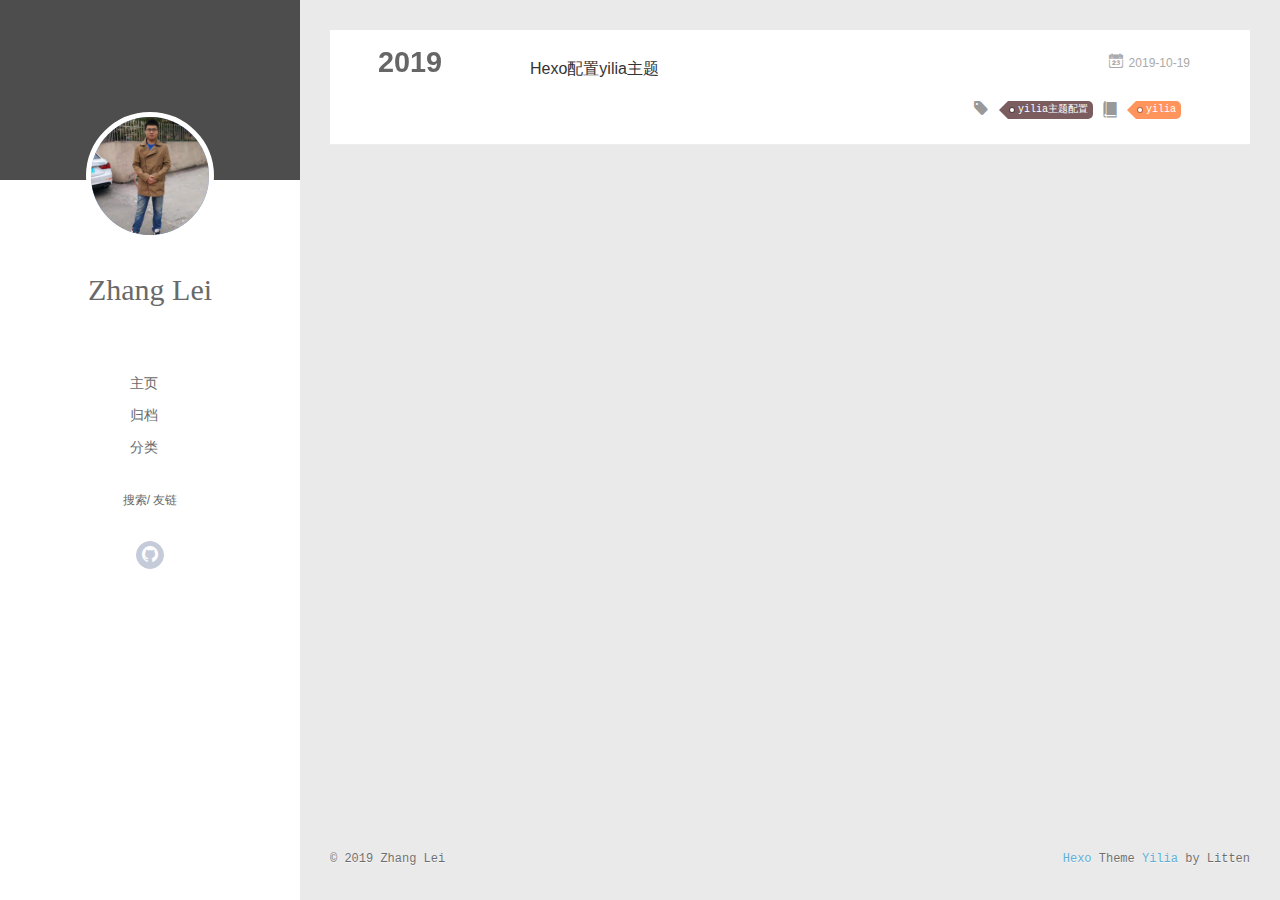
<file: tags/yilia主题配置/index.html>
<!DOCTYPE html>
<html>
<head>
  <meta charset="utf-8">
  
  <meta name="renderer" content="webkit">
  <meta http-equiv="X-UA-Compatible" content="IE=edge" >
  <link rel="dns-prefetch" href="http://yoursite.com">
  <title>Tag: yilia主题配置 | Hexo</title>
  <meta name="viewport" content="width=device-width, initial-scale=1, maximum-scale=1">
  <meta property="og:type" content="website">
<meta property="og:title" content="Hexo">
<meta property="og:url" content="http:&#x2F;&#x2F;yoursite.com&#x2F;tags&#x2F;yilia%E4%B8%BB%E9%A2%98%E9%85%8D%E7%BD%AE&#x2F;index.html">
<meta property="og:site_name" content="Hexo">
<meta property="og:locale" content="en">
<meta name="twitter:card" content="summary">
  
    <link rel="alternative" href="/atom.xml" title="Hexo" type="application/atom+xml">
  
  
    <link rel="icon" href="/favicon.png">
  
  <link rel="stylesheet" type="text/css" href="/./main.0cf68a.css">
  <style type="text/css">
  
    #container.show {
      background: linear-gradient(200deg,#a0cfe4,#e8c37e);
    }
  </style>
  

  

</head>

<body>
  <div id="container" q-class="show:isCtnShow">
    <canvas id="anm-canvas" class="anm-canvas"></canvas>
    <div class="left-col" q-class="show:isShow">
      
<div class="overlay" style="background: #4d4d4d"></div>
<div class="intrude-less">
	<header id="header" class="inner">
		<a href="/" class="profilepic">
			<img src="/assets/img/zhanglei.jpg" class="js-avatar">
		</a>
		<hgroup>
		  <h1 class="header-author"><a href="/">Zhang Lei</a></h1>
		</hgroup>
		

		<nav class="header-menu">
			<ul>
			
				<li><a href="/">主页</a></li>
	        
				<li><a href="/archives/index.html">归档</a></li>
	        
				<li><a href="/categories">分类</a></li>
	        
			</ul>
		</nav>
		<nav class="header-smart-menu">
    		
    			
    			<a q-on="click: openSlider(e, 'innerArchive')" href="javascript:void(0)">搜索</a>
    			
            
    			
    			<a q-on="click: openSlider(e, 'friends')" href="javascript:void(0)">友链</a>
    			
            
		</nav>
		<nav class="header-nav">
			<div class="social">
				
					<a class="github" target="_blank" href="https://github.com/zearler" title="github"><i class="icon-github"></i></a>
		        
			</div>
		</nav>
	</header>		
</div>

    </div>
    <div class="mid-col" q-class="show:isShow,hide:isShow|isFalse">
      
<nav id="mobile-nav">
  	<div class="overlay js-overlay" style="background: #4d4d4d"></div>
	<div class="btnctn js-mobile-btnctn">
  		<div class="slider-trigger list" q-on="click: openSlider(e)"><i class="icon icon-sort"></i></div>
	</div>
	<div class="intrude-less">
		<header id="header" class="inner">
			<div class="profilepic">
				<img src="/assets/img/zhanglei.jpg" class="js-avatar">
			</div>
			<hgroup>
			  <h1 class="header-author js-header-author">Zhang Lei</h1>
			</hgroup>
			
			
			
				
			
				
			
				
			
			
			
			<nav class="header-nav">
				<div class="social">
					
						<a class="github" target="_blank" href="https://github.com/zearler" title="github"><i class="icon-github"></i></a>
			        
				</div>
			</nav>

			<nav class="header-menu js-header-menu">
				<ul style="width: 70%">
				
				
					<li style="width: 33.333333333333336%"><a href="/">主页</a></li>
		        
					<li style="width: 33.333333333333336%"><a href="/archives/index.html">归档</a></li>
		        
					<li style="width: 33.333333333333336%"><a href="/categories">分类</a></li>
		        
				</ul>
			</nav>
		</header>				
	</div>
	<div class="mobile-mask" style="display:none" q-show="isShow"></div>
</nav>

      <div id="wrapper" class="body-wrap">
        <div class="menu-l">
          <div class="canvas-wrap">
            <canvas data-colors="#eaeaea" data-sectionHeight="100" data-contentId="js-content" id="myCanvas1" class="anm-canvas"></canvas>
          </div>
          <div id="js-content" class="content-ll">
            
  
  
    
    
      
      
      <section class="archives-wrap">
        <div class="archive-year-wrap">
          <a href="/archives/2019" class="archive-year">2019</a>
        </div>
        <div class="archives">
    
    <article class="archive-article archive-type-post">
  <div class="archive-article-inner">
    <header class="archive-article-header">
      	<div class="article-meta">
	      	<a href="/2019/10/19/Hexo%E9%85%8D%E7%BD%AEyilia%E4%B8%BB%E9%A2%98/" class="archive-article-date">
  	<time datetime="2019-10-19T09:03:49.000Z" itemprop="datePublished"><i class="icon-calendar icon"></i>2019-10-19</time>
</a>
        </div>
    	 
  
    <h1 itemprop="name">
      <a class="archive-article-title" href="/2019/10/19/Hexo%E9%85%8D%E7%BD%AEyilia%E4%B8%BB%E9%A2%98/">Hexo配置yilia主题</a>
    </h1>
  

        <div class="article-info info-on-right">
          
	<div class="article-tag tagcloud">
		<i class="icon-price-tags icon"></i>
		<ul class="article-tag-list">
			 
        		<li class="article-tag-list-item">
        			<a href="javascript:void(0)" class="js-tag article-tag-list-link color5">yilia主题配置</a>
        		</li>
      		
		</ul>
	</div>

          
	<div class="article-category tagcloud">
		<i class="icon-book icon"></i>
		<ul class="article-tag-list">
			 
        		<li class="article-tag-list-item">
        			<a href="/categories/yilia//" class="article-tag-list-link color1">yilia</a>
        		</li>
      		
		</ul>
	</div>


        </div>
        <div class="clearfix"></div>
    </header>
  </div>
</article>
  
  
    </div></section>
  

    


          </div>
        </div>
      </div>
      <footer id="footer">
  <div class="outer">
    <div id="footer-info">
    	<div class="footer-left">
    		&copy; 2019 Zhang Lei
    	</div>
      	<div class="footer-right">
      		<a href="http://hexo.io/" target="_blank">Hexo</a>  Theme <a href="https://github.com/litten/hexo-theme-yilia" target="_blank">Yilia</a> by Litten
      	</div>
    </div>
  </div>
</footer>
    </div>
    <script>
	var yiliaConfig = {
		mathjax: false,
		isHome: false,
		isPost: false,
		isArchive: false,
		isTag: true,
		isCategory: false,
		open_in_new: false,
		toc_hide_index: true,
		root: "/",
		innerArchive: true,
		showTags: false
	}
</script>

<script>!function(t){function n(e){if(r[e])return r[e].exports;var i=r[e]={exports:{},id:e,loaded:!1};return t[e].call(i.exports,i,i.exports,n),i.loaded=!0,i.exports}var r={};n.m=t,n.c=r,n.p="./",n(0)}([function(t,n,r){r(195),t.exports=r(191)},function(t,n,r){var e=r(3),i=r(52),o=r(27),u=r(28),c=r(53),f="prototype",a=function(t,n,r){var s,l,h,v,p=t&a.F,d=t&a.G,y=t&a.S,g=t&a.P,b=t&a.B,m=d?e:y?e[n]||(e[n]={}):(e[n]||{})[f],x=d?i:i[n]||(i[n]={}),w=x[f]||(x[f]={});d&&(r=n);for(s in r)l=!p&&m&&void 0!==m[s],h=(l?m:r)[s],v=b&&l?c(h,e):g&&"function"==typeof h?c(Function.call,h):h,m&&u(m,s,h,t&a.U),x[s]!=h&&o(x,s,v),g&&w[s]!=h&&(w[s]=h)};e.core=i,a.F=1,a.G=2,a.S=4,a.P=8,a.B=16,a.W=32,a.U=64,a.R=128,t.exports=a},function(t,n,r){var e=r(6);t.exports=function(t){if(!e(t))throw TypeError(t+" is not an object!");return t}},function(t,n){var r=t.exports="undefined"!=typeof window&&window.Math==Math?window:"undefined"!=typeof self&&self.Math==Math?self:Function("return this")();"number"==typeof __g&&(__g=r)},function(t,n){t.exports=function(t){try{return!!t()}catch(t){return!0}}},function(t,n){var r=t.exports="undefined"!=typeof window&&window.Math==Math?window:"undefined"!=typeof self&&self.Math==Math?self:Function("return this")();"number"==typeof __g&&(__g=r)},function(t,n){t.exports=function(t){return"object"==typeof t?null!==t:"function"==typeof t}},function(t,n,r){var e=r(126)("wks"),i=r(76),o=r(3).Symbol,u="function"==typeof o;(t.exports=function(t){return e[t]||(e[t]=u&&o[t]||(u?o:i)("Symbol."+t))}).store=e},function(t,n){var r={}.hasOwnProperty;t.exports=function(t,n){return r.call(t,n)}},function(t,n,r){var e=r(94),i=r(33);t.exports=function(t){return e(i(t))}},function(t,n,r){t.exports=!r(4)(function(){return 7!=Object.defineProperty({},"a",{get:function(){return 7}}).a})},function(t,n,r){var e=r(2),i=r(167),o=r(50),u=Object.defineProperty;n.f=r(10)?Object.defineProperty:function(t,n,r){if(e(t),n=o(n,!0),e(r),i)try{return u(t,n,r)}catch(t){}if("get"in r||"set"in r)throw TypeError("Accessors not supported!");return"value"in r&&(t[n]=r.value),t}},function(t,n,r){t.exports=!r(18)(function(){return 7!=Object.defineProperty({},"a",{get:function(){return 7}}).a})},function(t,n,r){var e=r(14),i=r(22);t.exports=r(12)?function(t,n,r){return e.f(t,n,i(1,r))}:function(t,n,r){return t[n]=r,t}},function(t,n,r){var e=r(20),i=r(58),o=r(42),u=Object.defineProperty;n.f=r(12)?Object.defineProperty:function(t,n,r){if(e(t),n=o(n,!0),e(r),i)try{return u(t,n,r)}catch(t){}if("get"in r||"set"in r)throw TypeError("Accessors not supported!");return"value"in r&&(t[n]=r.value),t}},function(t,n,r){var e=r(40)("wks"),i=r(23),o=r(5).Symbol,u="function"==typeof o;(t.exports=function(t){return e[t]||(e[t]=u&&o[t]||(u?o:i)("Symbol."+t))}).store=e},function(t,n,r){var e=r(67),i=Math.min;t.exports=function(t){return t>0?i(e(t),9007199254740991):0}},function(t,n,r){var e=r(46);t.exports=function(t){return Object(e(t))}},function(t,n){t.exports=function(t){try{return!!t()}catch(t){return!0}}},function(t,n,r){var e=r(63),i=r(34);t.exports=Object.keys||function(t){return e(t,i)}},function(t,n,r){var e=r(21);t.exports=function(t){if(!e(t))throw TypeError(t+" is not an object!");return t}},function(t,n){t.exports=function(t){return"object"==typeof t?null!==t:"function"==typeof t}},function(t,n){t.exports=function(t,n){return{enumerable:!(1&t),configurable:!(2&t),writable:!(4&t),value:n}}},function(t,n){var r=0,e=Math.random();t.exports=function(t){return"Symbol(".concat(void 0===t?"":t,")_",(++r+e).toString(36))}},function(t,n){var r={}.hasOwnProperty;t.exports=function(t,n){return r.call(t,n)}},function(t,n){var r=t.exports={version:"2.4.0"};"number"==typeof __e&&(__e=r)},function(t,n){t.exports=function(t){if("function"!=typeof t)throw TypeError(t+" is not a function!");return t}},function(t,n,r){var e=r(11),i=r(66);t.exports=r(10)?function(t,n,r){return e.f(t,n,i(1,r))}:function(t,n,r){return t[n]=r,t}},function(t,n,r){var e=r(3),i=r(27),o=r(24),u=r(76)("src"),c="toString",f=Function[c],a=(""+f).split(c);r(52).inspectSource=function(t){return f.call(t)},(t.exports=function(t,n,r,c){var f="function"==typeof r;f&&(o(r,"name")||i(r,"name",n)),t[n]!==r&&(f&&(o(r,u)||i(r,u,t[n]?""+t[n]:a.join(String(n)))),t===e?t[n]=r:c?t[n]?t[n]=r:i(t,n,r):(delete t[n],i(t,n,r)))})(Function.prototype,c,function(){return"function"==typeof this&&this[u]||f.call(this)})},function(t,n,r){var e=r(1),i=r(4),o=r(46),u=function(t,n,r,e){var i=String(o(t)),u="<"+n;return""!==r&&(u+=" "+r+'="'+String(e).replace(/"/g,"&quot;")+'"'),u+">"+i+"</"+n+">"};t.exports=function(t,n){var r={};r[t]=n(u),e(e.P+e.F*i(function(){var n=""[t]('"');return n!==n.toLowerCase()||n.split('"').length>3}),"String",r)}},function(t,n,r){var e=r(115),i=r(46);t.exports=function(t){return e(i(t))}},function(t,n,r){var e=r(116),i=r(66),o=r(30),u=r(50),c=r(24),f=r(167),a=Object.getOwnPropertyDescriptor;n.f=r(10)?a:function(t,n){if(t=o(t),n=u(n,!0),f)try{return a(t,n)}catch(t){}if(c(t,n))return i(!e.f.call(t,n),t[n])}},function(t,n,r){var e=r(24),i=r(17),o=r(145)("IE_PROTO"),u=Object.prototype;t.exports=Object.getPrototypeOf||function(t){return t=i(t),e(t,o)?t[o]:"function"==typeof t.constructor&&t instanceof t.constructor?t.constructor.prototype:t instanceof Object?u:null}},function(t,n){t.exports=function(t){if(void 0==t)throw TypeError("Can't call method on  "+t);return t}},function(t,n){t.exports="constructor,hasOwnProperty,isPrototypeOf,propertyIsEnumerable,toLocaleString,toString,valueOf".split(",")},function(t,n){t.exports={}},function(t,n){t.exports=!0},function(t,n){n.f={}.propertyIsEnumerable},function(t,n,r){var e=r(14).f,i=r(8),o=r(15)("toStringTag");t.exports=function(t,n,r){t&&!i(t=r?t:t.prototype,o)&&e(t,o,{configurable:!0,value:n})}},function(t,n,r){var e=r(40)("keys"),i=r(23);t.exports=function(t){return e[t]||(e[t]=i(t))}},function(t,n,r){var e=r(5),i="__core-js_shared__",o=e[i]||(e[i]={});t.exports=function(t){return o[t]||(o[t]={})}},function(t,n){var r=Math.ceil,e=Math.floor;t.exports=function(t){return isNaN(t=+t)?0:(t>0?e:r)(t)}},function(t,n,r){var e=r(21);t.exports=function(t,n){if(!e(t))return t;var r,i;if(n&&"function"==typeof(r=t.toString)&&!e(i=r.call(t)))return i;if("function"==typeof(r=t.valueOf)&&!e(i=r.call(t)))return i;if(!n&&"function"==typeof(r=t.toString)&&!e(i=r.call(t)))return i;throw TypeError("Can't convert object to primitive value")}},function(t,n,r){var e=r(5),i=r(25),o=r(36),u=r(44),c=r(14).f;t.exports=function(t){var n=i.Symbol||(i.Symbol=o?{}:e.Symbol||{});"_"==t.charAt(0)||t in n||c(n,t,{value:u.f(t)})}},function(t,n,r){n.f=r(15)},function(t,n){var r={}.toString;t.exports=function(t){return r.call(t).slice(8,-1)}},function(t,n){t.exports=function(t){if(void 0==t)throw TypeError("Can't call method on  "+t);return t}},function(t,n,r){var e=r(4);t.exports=function(t,n){return!!t&&e(function(){n?t.call(null,function(){},1):t.call(null)})}},function(t,n,r){var e=r(53),i=r(115),o=r(17),u=r(16),c=r(203);t.exports=function(t,n){var r=1==t,f=2==t,a=3==t,s=4==t,l=6==t,h=5==t||l,v=n||c;return function(n,c,p){for(var d,y,g=o(n),b=i(g),m=e(c,p,3),x=u(b.length),w=0,S=r?v(n,x):f?v(n,0):void 0;x>w;w++)if((h||w in b)&&(d=b[w],y=m(d,w,g),t))if(r)S[w]=y;else if(y)switch(t){case 3:return!0;case 5:return d;case 6:return w;case 2:S.push(d)}else if(s)return!1;return l?-1:a||s?s:S}}},function(t,n,r){var e=r(1),i=r(52),o=r(4);t.exports=function(t,n){var r=(i.Object||{})[t]||Object[t],u={};u[t]=n(r),e(e.S+e.F*o(function(){r(1)}),"Object",u)}},function(t,n,r){var e=r(6);t.exports=function(t,n){if(!e(t))return t;var r,i;if(n&&"function"==typeof(r=t.toString)&&!e(i=r.call(t)))return i;if("function"==typeof(r=t.valueOf)&&!e(i=r.call(t)))return i;if(!n&&"function"==typeof(r=t.toString)&&!e(i=r.call(t)))return i;throw TypeError("Can't convert object to primitive value")}},function(t,n,r){var e=r(5),i=r(25),o=r(91),u=r(13),c="prototype",f=function(t,n,r){var a,s,l,h=t&f.F,v=t&f.G,p=t&f.S,d=t&f.P,y=t&f.B,g=t&f.W,b=v?i:i[n]||(i[n]={}),m=b[c],x=v?e:p?e[n]:(e[n]||{})[c];v&&(r=n);for(a in r)(s=!h&&x&&void 0!==x[a])&&a in b||(l=s?x[a]:r[a],b[a]=v&&"function"!=typeof x[a]?r[a]:y&&s?o(l,e):g&&x[a]==l?function(t){var n=function(n,r,e){if(this instanceof t){switch(arguments.length){case 0:return new t;case 1:return new t(n);case 2:return new t(n,r)}return new t(n,r,e)}return t.apply(this,arguments)};return n[c]=t[c],n}(l):d&&"function"==typeof l?o(Function.call,l):l,d&&((b.virtual||(b.virtual={}))[a]=l,t&f.R&&m&&!m[a]&&u(m,a,l)))};f.F=1,f.G=2,f.S=4,f.P=8,f.B=16,f.W=32,f.U=64,f.R=128,t.exports=f},function(t,n){var r=t.exports={version:"2.4.0"};"number"==typeof __e&&(__e=r)},function(t,n,r){var e=r(26);t.exports=function(t,n,r){if(e(t),void 0===n)return t;switch(r){case 1:return function(r){return t.call(n,r)};case 2:return function(r,e){return t.call(n,r,e)};case 3:return function(r,e,i){return t.call(n,r,e,i)}}return function(){return t.apply(n,arguments)}}},function(t,n,r){var e=r(183),i=r(1),o=r(126)("metadata"),u=o.store||(o.store=new(r(186))),c=function(t,n,r){var i=u.get(t);if(!i){if(!r)return;u.set(t,i=new e)}var o=i.get(n);if(!o){if(!r)return;i.set(n,o=new e)}return o},f=function(t,n,r){var e=c(n,r,!1);return void 0!==e&&e.has(t)},a=function(t,n,r){var e=c(n,r,!1);return void 0===e?void 0:e.get(t)},s=function(t,n,r,e){c(r,e,!0).set(t,n)},l=function(t,n){var r=c(t,n,!1),e=[];return r&&r.forEach(function(t,n){e.push(n)}),e},h=function(t){return void 0===t||"symbol"==typeof t?t:String(t)},v=function(t){i(i.S,"Reflect",t)};t.exports={store:u,map:c,has:f,get:a,set:s,keys:l,key:h,exp:v}},function(t,n,r){"use strict";if(r(10)){var e=r(69),i=r(3),o=r(4),u=r(1),c=r(127),f=r(152),a=r(53),s=r(68),l=r(66),h=r(27),v=r(73),p=r(67),d=r(16),y=r(75),g=r(50),b=r(24),m=r(180),x=r(114),w=r(6),S=r(17),_=r(137),O=r(70),E=r(32),P=r(71).f,j=r(154),F=r(76),M=r(7),A=r(48),N=r(117),T=r(146),I=r(155),k=r(80),L=r(123),R=r(74),C=r(130),D=r(160),U=r(11),W=r(31),G=U.f,B=W.f,V=i.RangeError,z=i.TypeError,q=i.Uint8Array,K="ArrayBuffer",J="Shared"+K,Y="BYTES_PER_ELEMENT",H="prototype",$=Array[H],X=f.ArrayBuffer,Q=f.DataView,Z=A(0),tt=A(2),nt=A(3),rt=A(4),et=A(5),it=A(6),ot=N(!0),ut=N(!1),ct=I.values,ft=I.keys,at=I.entries,st=$.lastIndexOf,lt=$.reduce,ht=$.reduceRight,vt=$.join,pt=$.sort,dt=$.slice,yt=$.toString,gt=$.toLocaleString,bt=M("iterator"),mt=M("toStringTag"),xt=F("typed_constructor"),wt=F("def_constructor"),St=c.CONSTR,_t=c.TYPED,Ot=c.VIEW,Et="Wrong length!",Pt=A(1,function(t,n){return Tt(T(t,t[wt]),n)}),jt=o(function(){return 1===new q(new Uint16Array([1]).buffer)[0]}),Ft=!!q&&!!q[H].set&&o(function(){new q(1).set({})}),Mt=function(t,n){if(void 0===t)throw z(Et);var r=+t,e=d(t);if(n&&!m(r,e))throw V(Et);return e},At=function(t,n){var r=p(t);if(r<0||r%n)throw V("Wrong offset!");return r},Nt=function(t){if(w(t)&&_t in t)return t;throw z(t+" is not a typed array!")},Tt=function(t,n){if(!(w(t)&&xt in t))throw z("It is not a typed array constructor!");return new t(n)},It=function(t,n){return kt(T(t,t[wt]),n)},kt=function(t,n){for(var r=0,e=n.length,i=Tt(t,e);e>r;)i[r]=n[r++];return i},Lt=function(t,n,r){G(t,n,{get:function(){return this._d[r]}})},Rt=function(t){var n,r,e,i,o,u,c=S(t),f=arguments.length,s=f>1?arguments[1]:void 0,l=void 0!==s,h=j(c);if(void 0!=h&&!_(h)){for(u=h.call(c),e=[],n=0;!(o=u.next()).done;n++)e.push(o.value);c=e}for(l&&f>2&&(s=a(s,arguments[2],2)),n=0,r=d(c.length),i=Tt(this,r);r>n;n++)i[n]=l?s(c[n],n):c[n];return i},Ct=function(){for(var t=0,n=arguments.length,r=Tt(this,n);n>t;)r[t]=arguments[t++];return r},Dt=!!q&&o(function(){gt.call(new q(1))}),Ut=function(){return gt.apply(Dt?dt.call(Nt(this)):Nt(this),arguments)},Wt={copyWithin:function(t,n){return D.call(Nt(this),t,n,arguments.length>2?arguments[2]:void 0)},every:function(t){return rt(Nt(this),t,arguments.length>1?arguments[1]:void 0)},fill:function(t){return C.apply(Nt(this),arguments)},filter:function(t){return It(this,tt(Nt(this),t,arguments.length>1?arguments[1]:void 0))},find:function(t){return et(Nt(this),t,arguments.length>1?arguments[1]:void 0)},findIndex:function(t){return it(Nt(this),t,arguments.length>1?arguments[1]:void 0)},forEach:function(t){Z(Nt(this),t,arguments.length>1?arguments[1]:void 0)},indexOf:function(t){return ut(Nt(this),t,arguments.length>1?arguments[1]:void 0)},includes:function(t){return ot(Nt(this),t,arguments.length>1?arguments[1]:void 0)},join:function(t){return vt.apply(Nt(this),arguments)},lastIndexOf:function(t){return st.apply(Nt(this),arguments)},map:function(t){return Pt(Nt(this),t,arguments.length>1?arguments[1]:void 0)},reduce:function(t){return lt.apply(Nt(this),arguments)},reduceRight:function(t){return ht.apply(Nt(this),arguments)},reverse:function(){for(var t,n=this,r=Nt(n).length,e=Math.floor(r/2),i=0;i<e;)t=n[i],n[i++]=n[--r],n[r]=t;return n},some:function(t){return nt(Nt(this),t,arguments.length>1?arguments[1]:void 0)},sort:function(t){return pt.call(Nt(this),t)},subarray:function(t,n){var r=Nt(this),e=r.length,i=y(t,e);return new(T(r,r[wt]))(r.buffer,r.byteOffset+i*r.BYTES_PER_ELEMENT,d((void 0===n?e:y(n,e))-i))}},Gt=function(t,n){return It(this,dt.call(Nt(this),t,n))},Bt=function(t){Nt(this);var n=At(arguments[1],1),r=this.length,e=S(t),i=d(e.length),o=0;if(i+n>r)throw V(Et);for(;o<i;)this[n+o]=e[o++]},Vt={entries:function(){return at.call(Nt(this))},keys:function(){return ft.call(Nt(this))},values:function(){return ct.call(Nt(this))}},zt=function(t,n){return w(t)&&t[_t]&&"symbol"!=typeof n&&n in t&&String(+n)==String(n)},qt=function(t,n){return zt(t,n=g(n,!0))?l(2,t[n]):B(t,n)},Kt=function(t,n,r){return!(zt(t,n=g(n,!0))&&w(r)&&b(r,"value"))||b(r,"get")||b(r,"set")||r.configurable||b(r,"writable")&&!r.writable||b(r,"enumerable")&&!r.enumerable?G(t,n,r):(t[n]=r.value,t)};St||(W.f=qt,U.f=Kt),u(u.S+u.F*!St,"Object",{getOwnPropertyDescriptor:qt,defineProperty:Kt}),o(function(){yt.call({})})&&(yt=gt=function(){return vt.call(this)});var Jt=v({},Wt);v(Jt,Vt),h(Jt,bt,Vt.values),v(Jt,{slice:Gt,set:Bt,constructor:function(){},toString:yt,toLocaleString:Ut}),Lt(Jt,"buffer","b"),Lt(Jt,"byteOffset","o"),Lt(Jt,"byteLength","l"),Lt(Jt,"length","e"),G(Jt,mt,{get:function(){return this[_t]}}),t.exports=function(t,n,r,f){f=!!f;var a=t+(f?"Clamped":"")+"Array",l="Uint8Array"!=a,v="get"+t,p="set"+t,y=i[a],g=y||{},b=y&&E(y),m=!y||!c.ABV,S={},_=y&&y[H],j=function(t,r){var e=t._d;return e.v[v](r*n+e.o,jt)},F=function(t,r,e){var i=t._d;f&&(e=(e=Math.round(e))<0?0:e>255?255:255&e),i.v[p](r*n+i.o,e,jt)},M=function(t,n){G(t,n,{get:function(){return j(this,n)},set:function(t){return F(this,n,t)},enumerable:!0})};m?(y=r(function(t,r,e,i){s(t,y,a,"_d");var o,u,c,f,l=0,v=0;if(w(r)){if(!(r instanceof X||(f=x(r))==K||f==J))return _t in r?kt(y,r):Rt.call(y,r);o=r,v=At(e,n);var p=r.byteLength;if(void 0===i){if(p%n)throw V(Et);if((u=p-v)<0)throw V(Et)}else if((u=d(i)*n)+v>p)throw V(Et);c=u/n}else c=Mt(r,!0),u=c*n,o=new X(u);for(h(t,"_d",{b:o,o:v,l:u,e:c,v:new Q(o)});l<c;)M(t,l++)}),_=y[H]=O(Jt),h(_,"constructor",y)):L(function(t){new y(null),new y(t)},!0)||(y=r(function(t,r,e,i){s(t,y,a);var o;return w(r)?r instanceof X||(o=x(r))==K||o==J?void 0!==i?new g(r,At(e,n),i):void 0!==e?new g(r,At(e,n)):new g(r):_t in r?kt(y,r):Rt.call(y,r):new g(Mt(r,l))}),Z(b!==Function.prototype?P(g).concat(P(b)):P(g),function(t){t in y||h(y,t,g[t])}),y[H]=_,e||(_.constructor=y));var A=_[bt],N=!!A&&("values"==A.name||void 0==A.name),T=Vt.values;h(y,xt,!0),h(_,_t,a),h(_,Ot,!0),h(_,wt,y),(f?new y(1)[mt]==a:mt in _)||G(_,mt,{get:function(){return a}}),S[a]=y,u(u.G+u.W+u.F*(y!=g),S),u(u.S,a,{BYTES_PER_ELEMENT:n,from:Rt,of:Ct}),Y in _||h(_,Y,n),u(u.P,a,Wt),R(a),u(u.P+u.F*Ft,a,{set:Bt}),u(u.P+u.F*!N,a,Vt),u(u.P+u.F*(_.toString!=yt),a,{toString:yt}),u(u.P+u.F*o(function(){new y(1).slice()}),a,{slice:Gt}),u(u.P+u.F*(o(function(){return[1,2].toLocaleString()!=new y([1,2]).toLocaleString()})||!o(function(){_.toLocaleString.call([1,2])})),a,{toLocaleString:Ut}),k[a]=N?A:T,e||N||h(_,bt,T)}}else t.exports=function(){}},function(t,n){var r={}.toString;t.exports=function(t){return r.call(t).slice(8,-1)}},function(t,n,r){var e=r(21),i=r(5).document,o=e(i)&&e(i.createElement);t.exports=function(t){return o?i.createElement(t):{}}},function(t,n,r){t.exports=!r(12)&&!r(18)(function(){return 7!=Object.defineProperty(r(57)("div"),"a",{get:function(){return 7}}).a})},function(t,n,r){"use strict";var e=r(36),i=r(51),o=r(64),u=r(13),c=r(8),f=r(35),a=r(96),s=r(38),l=r(103),h=r(15)("iterator"),v=!([].keys&&"next"in[].keys()),p="keys",d="values",y=function(){return this};t.exports=function(t,n,r,g,b,m,x){a(r,n,g);var w,S,_,O=function(t){if(!v&&t in F)return F[t];switch(t){case p:case d:return function(){return new r(this,t)}}return function(){return new r(this,t)}},E=n+" Iterator",P=b==d,j=!1,F=t.prototype,M=F[h]||F["@@iterator"]||b&&F[b],A=M||O(b),N=b?P?O("entries"):A:void 0,T="Array"==n?F.entries||M:M;if(T&&(_=l(T.call(new t)))!==Object.prototype&&(s(_,E,!0),e||c(_,h)||u(_,h,y)),P&&M&&M.name!==d&&(j=!0,A=function(){return M.call(this)}),e&&!x||!v&&!j&&F[h]||u(F,h,A),f[n]=A,f[E]=y,b)if(w={values:P?A:O(d),keys:m?A:O(p),entries:N},x)for(S in w)S in F||o(F,S,w[S]);else i(i.P+i.F*(v||j),n,w);return w}},function(t,n,r){var e=r(20),i=r(100),o=r(34),u=r(39)("IE_PROTO"),c=function(){},f="prototype",a=function(){var t,n=r(57)("iframe"),e=o.length;for(n.style.display="none",r(93).appendChild(n),n.src="javascript:",t=n.contentWindow.document,t.open(),t.write("<script>document.F=Object<\/script>"),t.close(),a=t.F;e--;)delete a[f][o[e]];return a()};t.exports=Object.create||function(t,n){var r;return null!==t?(c[f]=e(t),r=new c,c[f]=null,r[u]=t):r=a(),void 0===n?r:i(r,n)}},function(t,n,r){var e=r(63),i=r(34).concat("length","prototype");n.f=Object.getOwnPropertyNames||function(t){return e(t,i)}},function(t,n){n.f=Object.getOwnPropertySymbols},function(t,n,r){var e=r(8),i=r(9),o=r(90)(!1),u=r(39)("IE_PROTO");t.exports=function(t,n){var r,c=i(t),f=0,a=[];for(r in c)r!=u&&e(c,r)&&a.push(r);for(;n.length>f;)e(c,r=n[f++])&&(~o(a,r)||a.push(r));return a}},function(t,n,r){t.exports=r(13)},function(t,n,r){var e=r(76)("meta"),i=r(6),o=r(24),u=r(11).f,c=0,f=Object.isExtensible||function(){return!0},a=!r(4)(function(){return f(Object.preventExtensions({}))}),s=function(t){u(t,e,{value:{i:"O"+ ++c,w:{}}})},l=function(t,n){if(!i(t))return"symbol"==typeof t?t:("string"==typeof t?"S":"P")+t;if(!o(t,e)){if(!f(t))return"F";if(!n)return"E";s(t)}return t[e].i},h=function(t,n){if(!o(t,e)){if(!f(t))return!0;if(!n)return!1;s(t)}return t[e].w},v=function(t){return a&&p.NEED&&f(t)&&!o(t,e)&&s(t),t},p=t.exports={KEY:e,NEED:!1,fastKey:l,getWeak:h,onFreeze:v}},function(t,n){t.exports=function(t,n){return{enumerable:!(1&t),configurable:!(2&t),writable:!(4&t),value:n}}},function(t,n){var r=Math.ceil,e=Math.floor;t.exports=function(t){return isNaN(t=+t)?0:(t>0?e:r)(t)}},function(t,n){t.exports=function(t,n,r,e){if(!(t instanceof n)||void 0!==e&&e in t)throw TypeError(r+": incorrect invocation!");return t}},function(t,n){t.exports=!1},function(t,n,r){var e=r(2),i=r(173),o=r(133),u=r(145)("IE_PROTO"),c=function(){},f="prototype",a=function(){var t,n=r(132)("iframe"),e=o.length;for(n.style.display="none",r(135).appendChild(n),n.src="javascript:",t=n.contentWindow.document,t.open(),t.write("<script>document.F=Object<\/script>"),t.close(),a=t.F;e--;)delete a[f][o[e]];return a()};t.exports=Object.create||function(t,n){var r;return null!==t?(c[f]=e(t),r=new c,c[f]=null,r[u]=t):r=a(),void 0===n?r:i(r,n)}},function(t,n,r){var e=r(175),i=r(133).concat("length","prototype");n.f=Object.getOwnPropertyNames||function(t){return e(t,i)}},function(t,n,r){var e=r(175),i=r(133);t.exports=Object.keys||function(t){return e(t,i)}},function(t,n,r){var e=r(28);t.exports=function(t,n,r){for(var i in n)e(t,i,n[i],r);return t}},function(t,n,r){"use strict";var e=r(3),i=r(11),o=r(10),u=r(7)("species");t.exports=function(t){var n=e[t];o&&n&&!n[u]&&i.f(n,u,{configurable:!0,get:function(){return this}})}},function(t,n,r){var e=r(67),i=Math.max,o=Math.min;t.exports=function(t,n){return t=e(t),t<0?i(t+n,0):o(t,n)}},function(t,n){var r=0,e=Math.random();t.exports=function(t){return"Symbol(".concat(void 0===t?"":t,")_",(++r+e).toString(36))}},function(t,n,r){var e=r(33);t.exports=function(t){return Object(e(t))}},function(t,n,r){var e=r(7)("unscopables"),i=Array.prototype;void 0==i[e]&&r(27)(i,e,{}),t.exports=function(t){i[e][t]=!0}},function(t,n,r){var e=r(53),i=r(169),o=r(137),u=r(2),c=r(16),f=r(154),a={},s={},n=t.exports=function(t,n,r,l,h){var v,p,d,y,g=h?function(){return t}:f(t),b=e(r,l,n?2:1),m=0;if("function"!=typeof g)throw TypeError(t+" is not iterable!");if(o(g)){for(v=c(t.length);v>m;m++)if((y=n?b(u(p=t[m])[0],p[1]):b(t[m]))===a||y===s)return y}else for(d=g.call(t);!(p=d.next()).done;)if((y=i(d,b,p.value,n))===a||y===s)return y};n.BREAK=a,n.RETURN=s},function(t,n){t.exports={}},function(t,n,r){var e=r(11).f,i=r(24),o=r(7)("toStringTag");t.exports=function(t,n,r){t&&!i(t=r?t:t.prototype,o)&&e(t,o,{configurable:!0,value:n})}},function(t,n,r){var e=r(1),i=r(46),o=r(4),u=r(150),c="["+u+"]",f="​",a=RegExp("^"+c+c+"*"),s=RegExp(c+c+"*$"),l=function(t,n,r){var i={},c=o(function(){return!!u[t]()||f[t]()!=f}),a=i[t]=c?n(h):u[t];r&&(i[r]=a),e(e.P+e.F*c,"String",i)},h=l.trim=function(t,n){return t=String(i(t)),1&n&&(t=t.replace(a,"")),2&n&&(t=t.replace(s,"")),t};t.exports=l},function(t,n,r){t.exports={default:r(86),__esModule:!0}},function(t,n,r){t.exports={default:r(87),__esModule:!0}},function(t,n,r){"use strict";function e(t){return t&&t.__esModule?t:{default:t}}n.__esModule=!0;var i=r(84),o=e(i),u=r(83),c=e(u),f="function"==typeof c.default&&"symbol"==typeof o.default?function(t){return typeof t}:function(t){return t&&"function"==typeof c.default&&t.constructor===c.default&&t!==c.default.prototype?"symbol":typeof t};n.default="function"==typeof c.default&&"symbol"===f(o.default)?function(t){return void 0===t?"undefined":f(t)}:function(t){return t&&"function"==typeof c.default&&t.constructor===c.default&&t!==c.default.prototype?"symbol":void 0===t?"undefined":f(t)}},function(t,n,r){r(110),r(108),r(111),r(112),t.exports=r(25).Symbol},function(t,n,r){r(109),r(113),t.exports=r(44).f("iterator")},function(t,n){t.exports=function(t){if("function"!=typeof t)throw TypeError(t+" is not a function!");return t}},function(t,n){t.exports=function(){}},function(t,n,r){var e=r(9),i=r(106),o=r(105);t.exports=function(t){return function(n,r,u){var c,f=e(n),a=i(f.length),s=o(u,a);if(t&&r!=r){for(;a>s;)if((c=f[s++])!=c)return!0}else for(;a>s;s++)if((t||s in f)&&f[s]===r)return t||s||0;return!t&&-1}}},function(t,n,r){var e=r(88);t.exports=function(t,n,r){if(e(t),void 0===n)return t;switch(r){case 1:return function(r){return t.call(n,r)};case 2:return function(r,e){return t.call(n,r,e)};case 3:return function(r,e,i){return t.call(n,r,e,i)}}return function(){return t.apply(n,arguments)}}},function(t,n,r){var e=r(19),i=r(62),o=r(37);t.exports=function(t){var n=e(t),r=i.f;if(r)for(var u,c=r(t),f=o.f,a=0;c.length>a;)f.call(t,u=c[a++])&&n.push(u);return n}},function(t,n,r){t.exports=r(5).document&&document.documentElement},function(t,n,r){var e=r(56);t.exports=Object("z").propertyIsEnumerable(0)?Object:function(t){return"String"==e(t)?t.split(""):Object(t)}},function(t,n,r){var e=r(56);t.exports=Array.isArray||function(t){return"Array"==e(t)}},function(t,n,r){"use strict";var e=r(60),i=r(22),o=r(38),u={};r(13)(u,r(15)("iterator"),function(){return this}),t.exports=function(t,n,r){t.prototype=e(u,{next:i(1,r)}),o(t,n+" Iterator")}},function(t,n){t.exports=function(t,n){return{value:n,done:!!t}}},function(t,n,r){var e=r(19),i=r(9);t.exports=function(t,n){for(var r,o=i(t),u=e(o),c=u.length,f=0;c>f;)if(o[r=u[f++]]===n)return r}},function(t,n,r){var e=r(23)("meta"),i=r(21),o=r(8),u=r(14).f,c=0,f=Object.isExtensible||function(){return!0},a=!r(18)(function(){return f(Object.preventExtensions({}))}),s=function(t){u(t,e,{value:{i:"O"+ ++c,w:{}}})},l=function(t,n){if(!i(t))return"symbol"==typeof t?t:("string"==typeof t?"S":"P")+t;if(!o(t,e)){if(!f(t))return"F";if(!n)return"E";s(t)}return t[e].i},h=function(t,n){if(!o(t,e)){if(!f(t))return!0;if(!n)return!1;s(t)}return t[e].w},v=function(t){return a&&p.NEED&&f(t)&&!o(t,e)&&s(t),t},p=t.exports={KEY:e,NEED:!1,fastKey:l,getWeak:h,onFreeze:v}},function(t,n,r){var e=r(14),i=r(20),o=r(19);t.exports=r(12)?Object.defineProperties:function(t,n){i(t);for(var r,u=o(n),c=u.length,f=0;c>f;)e.f(t,r=u[f++],n[r]);return t}},function(t,n,r){var e=r(37),i=r(22),o=r(9),u=r(42),c=r(8),f=r(58),a=Object.getOwnPropertyDescriptor;n.f=r(12)?a:function(t,n){if(t=o(t),n=u(n,!0),f)try{return a(t,n)}catch(t){}if(c(t,n))return i(!e.f.call(t,n),t[n])}},function(t,n,r){var e=r(9),i=r(61).f,o={}.toString,u="object"==typeof window&&window&&Object.getOwnPropertyNames?Object.getOwnPropertyNames(window):[],c=function(t){try{return i(t)}catch(t){return u.slice()}};t.exports.f=function(t){return u&&"[object Window]"==o.call(t)?c(t):i(e(t))}},function(t,n,r){var e=r(8),i=r(77),o=r(39)("IE_PROTO"),u=Object.prototype;t.exports=Object.getPrototypeOf||function(t){return t=i(t),e(t,o)?t[o]:"function"==typeof t.constructor&&t instanceof t.constructor?t.constructor.prototype:t instanceof Object?u:null}},function(t,n,r){var e=r(41),i=r(33);t.exports=function(t){return function(n,r){var o,u,c=String(i(n)),f=e(r),a=c.length;return f<0||f>=a?t?"":void 0:(o=c.charCodeAt(f),o<55296||o>56319||f+1===a||(u=c.charCodeAt(f+1))<56320||u>57343?t?c.charAt(f):o:t?c.slice(f,f+2):u-56320+(o-55296<<10)+65536)}}},function(t,n,r){var e=r(41),i=Math.max,o=Math.min;t.exports=function(t,n){return t=e(t),t<0?i(t+n,0):o(t,n)}},function(t,n,r){var e=r(41),i=Math.min;t.exports=function(t){return t>0?i(e(t),9007199254740991):0}},function(t,n,r){"use strict";var e=r(89),i=r(97),o=r(35),u=r(9);t.exports=r(59)(Array,"Array",function(t,n){this._t=u(t),this._i=0,this._k=n},function(){var t=this._t,n=this._k,r=this._i++;return!t||r>=t.length?(this._t=void 0,i(1)):"keys"==n?i(0,r):"values"==n?i(0,t[r]):i(0,[r,t[r]])},"values"),o.Arguments=o.Array,e("keys"),e("values"),e("entries")},function(t,n){},function(t,n,r){"use strict";var e=r(104)(!0);r(59)(String,"String",function(t){this._t=String(t),this._i=0},function(){var t,n=this._t,r=this._i;return r>=n.length?{value:void 0,done:!0}:(t=e(n,r),this._i+=t.length,{value:t,done:!1})})},function(t,n,r){"use strict";var e=r(5),i=r(8),o=r(12),u=r(51),c=r(64),f=r(99).KEY,a=r(18),s=r(40),l=r(38),h=r(23),v=r(15),p=r(44),d=r(43),y=r(98),g=r(92),b=r(95),m=r(20),x=r(9),w=r(42),S=r(22),_=r(60),O=r(102),E=r(101),P=r(14),j=r(19),F=E.f,M=P.f,A=O.f,N=e.Symbol,T=e.JSON,I=T&&T.stringify,k="prototype",L=v("_hidden"),R=v("toPrimitive"),C={}.propertyIsEnumerable,D=s("symbol-registry"),U=s("symbols"),W=s("op-symbols"),G=Object[k],B="function"==typeof N,V=e.QObject,z=!V||!V[k]||!V[k].findChild,q=o&&a(function(){return 7!=_(M({},"a",{get:function(){return M(this,"a",{value:7}).a}})).a})?function(t,n,r){var e=F(G,n);e&&delete G[n],M(t,n,r),e&&t!==G&&M(G,n,e)}:M,K=function(t){var n=U[t]=_(N[k]);return n._k=t,n},J=B&&"symbol"==typeof N.iterator?function(t){return"symbol"==typeof t}:function(t){return t instanceof N},Y=function(t,n,r){return t===G&&Y(W,n,r),m(t),n=w(n,!0),m(r),i(U,n)?(r.enumerable?(i(t,L)&&t[L][n]&&(t[L][n]=!1),r=_(r,{enumerable:S(0,!1)})):(i(t,L)||M(t,L,S(1,{})),t[L][n]=!0),q(t,n,r)):M(t,n,r)},H=function(t,n){m(t);for(var r,e=g(n=x(n)),i=0,o=e.length;o>i;)Y(t,r=e[i++],n[r]);return t},$=function(t,n){return void 0===n?_(t):H(_(t),n)},X=function(t){var n=C.call(this,t=w(t,!0));return!(this===G&&i(U,t)&&!i(W,t))&&(!(n||!i(this,t)||!i(U,t)||i(this,L)&&this[L][t])||n)},Q=function(t,n){if(t=x(t),n=w(n,!0),t!==G||!i(U,n)||i(W,n)){var r=F(t,n);return!r||!i(U,n)||i(t,L)&&t[L][n]||(r.enumerable=!0),r}},Z=function(t){for(var n,r=A(x(t)),e=[],o=0;r.length>o;)i(U,n=r[o++])||n==L||n==f||e.push(n);return e},tt=function(t){for(var n,r=t===G,e=A(r?W:x(t)),o=[],u=0;e.length>u;)!i(U,n=e[u++])||r&&!i(G,n)||o.push(U[n]);return o};B||(N=function(){if(this instanceof N)throw TypeError("Symbol is not a constructor!");var t=h(arguments.length>0?arguments[0]:void 0),n=function(r){this===G&&n.call(W,r),i(this,L)&&i(this[L],t)&&(this[L][t]=!1),q(this,t,S(1,r))};return o&&z&&q(G,t,{configurable:!0,set:n}),K(t)},c(N[k],"toString",function(){return this._k}),E.f=Q,P.f=Y,r(61).f=O.f=Z,r(37).f=X,r(62).f=tt,o&&!r(36)&&c(G,"propertyIsEnumerable",X,!0),p.f=function(t){return K(v(t))}),u(u.G+u.W+u.F*!B,{Symbol:N});for(var nt="hasInstance,isConcatSpreadable,iterator,match,replace,search,species,split,toPrimitive,toStringTag,unscopables".split(","),rt=0;nt.length>rt;)v(nt[rt++]);for(var nt=j(v.store),rt=0;nt.length>rt;)d(nt[rt++]);u(u.S+u.F*!B,"Symbol",{for:function(t){return i(D,t+="")?D[t]:D[t]=N(t)},keyFor:function(t){if(J(t))return y(D,t);throw TypeError(t+" is not a symbol!")},useSetter:function(){z=!0},useSimple:function(){z=!1}}),u(u.S+u.F*!B,"Object",{create:$,defineProperty:Y,defineProperties:H,getOwnPropertyDescriptor:Q,getOwnPropertyNames:Z,getOwnPropertySymbols:tt}),T&&u(u.S+u.F*(!B||a(function(){var t=N();return"[null]"!=I([t])||"{}"!=I({a:t})||"{}"!=I(Object(t))})),"JSON",{stringify:function(t){if(void 0!==t&&!J(t)){for(var n,r,e=[t],i=1;arguments.length>i;)e.push(arguments[i++]);return n=e[1],"function"==typeof n&&(r=n),!r&&b(n)||(n=function(t,n){if(r&&(n=r.call(this,t,n)),!J(n))return n}),e[1]=n,I.apply(T,e)}}}),N[k][R]||r(13)(N[k],R,N[k].valueOf),l(N,"Symbol"),l(Math,"Math",!0),l(e.JSON,"JSON",!0)},function(t,n,r){r(43)("asyncIterator")},function(t,n,r){r(43)("observable")},function(t,n,r){r(107);for(var e=r(5),i=r(13),o=r(35),u=r(15)("toStringTag"),c=["NodeList","DOMTokenList","MediaList","StyleSheetList","CSSRuleList"],f=0;f<5;f++){var a=c[f],s=e[a],l=s&&s.prototype;l&&!l[u]&&i(l,u,a),o[a]=o.Array}},function(t,n,r){var e=r(45),i=r(7)("toStringTag"),o="Arguments"==e(function(){return arguments}()),u=function(t,n){try{return t[n]}catch(t){}};t.exports=function(t){var n,r,c;return void 0===t?"Undefined":null===t?"Null":"string"==typeof(r=u(n=Object(t),i))?r:o?e(n):"Object"==(c=e(n))&&"function"==typeof n.callee?"Arguments":c}},function(t,n,r){var e=r(45);t.exports=Object("z").propertyIsEnumerable(0)?Object:function(t){return"String"==e(t)?t.split(""):Object(t)}},function(t,n){n.f={}.propertyIsEnumerable},function(t,n,r){var e=r(30),i=r(16),o=r(75);t.exports=function(t){return function(n,r,u){var c,f=e(n),a=i(f.length),s=o(u,a);if(t&&r!=r){for(;a>s;)if((c=f[s++])!=c)return!0}else for(;a>s;s++)if((t||s in f)&&f[s]===r)return t||s||0;return!t&&-1}}},function(t,n,r){"use strict";var e=r(3),i=r(1),o=r(28),u=r(73),c=r(65),f=r(79),a=r(68),s=r(6),l=r(4),h=r(123),v=r(81),p=r(136);t.exports=function(t,n,r,d,y,g){var b=e[t],m=b,x=y?"set":"add",w=m&&m.prototype,S={},_=function(t){var n=w[t];o(w,t,"delete"==t?function(t){return!(g&&!s(t))&&n.call(this,0===t?0:t)}:"has"==t?function(t){return!(g&&!s(t))&&n.call(this,0===t?0:t)}:"get"==t?function(t){return g&&!s(t)?void 0:n.call(this,0===t?0:t)}:"add"==t?function(t){return n.call(this,0===t?0:t),this}:function(t,r){return n.call(this,0===t?0:t,r),this})};if("function"==typeof m&&(g||w.forEach&&!l(function(){(new m).entries().next()}))){var O=new m,E=O[x](g?{}:-0,1)!=O,P=l(function(){O.has(1)}),j=h(function(t){new m(t)}),F=!g&&l(function(){for(var t=new m,n=5;n--;)t[x](n,n);return!t.has(-0)});j||(m=n(function(n,r){a(n,m,t);var e=p(new b,n,m);return void 0!=r&&f(r,y,e[x],e),e}),m.prototype=w,w.constructor=m),(P||F)&&(_("delete"),_("has"),y&&_("get")),(F||E)&&_(x),g&&w.clear&&delete w.clear}else m=d.getConstructor(n,t,y,x),u(m.prototype,r),c.NEED=!0;return v(m,t),S[t]=m,i(i.G+i.W+i.F*(m!=b),S),g||d.setStrong(m,t,y),m}},function(t,n,r){"use strict";var e=r(27),i=r(28),o=r(4),u=r(46),c=r(7);t.exports=function(t,n,r){var f=c(t),a=r(u,f,""[t]),s=a[0],l=a[1];o(function(){var n={};return n[f]=function(){return 7},7!=""[t](n)})&&(i(String.prototype,t,s),e(RegExp.prototype,f,2==n?function(t,n){return l.call(t,this,n)}:function(t){return l.call(t,this)}))}
},function(t,n,r){"use strict";var e=r(2);t.exports=function(){var t=e(this),n="";return t.global&&(n+="g"),t.ignoreCase&&(n+="i"),t.multiline&&(n+="m"),t.unicode&&(n+="u"),t.sticky&&(n+="y"),n}},function(t,n){t.exports=function(t,n,r){var e=void 0===r;switch(n.length){case 0:return e?t():t.call(r);case 1:return e?t(n[0]):t.call(r,n[0]);case 2:return e?t(n[0],n[1]):t.call(r,n[0],n[1]);case 3:return e?t(n[0],n[1],n[2]):t.call(r,n[0],n[1],n[2]);case 4:return e?t(n[0],n[1],n[2],n[3]):t.call(r,n[0],n[1],n[2],n[3])}return t.apply(r,n)}},function(t,n,r){var e=r(6),i=r(45),o=r(7)("match");t.exports=function(t){var n;return e(t)&&(void 0!==(n=t[o])?!!n:"RegExp"==i(t))}},function(t,n,r){var e=r(7)("iterator"),i=!1;try{var o=[7][e]();o.return=function(){i=!0},Array.from(o,function(){throw 2})}catch(t){}t.exports=function(t,n){if(!n&&!i)return!1;var r=!1;try{var o=[7],u=o[e]();u.next=function(){return{done:r=!0}},o[e]=function(){return u},t(o)}catch(t){}return r}},function(t,n,r){t.exports=r(69)||!r(4)(function(){var t=Math.random();__defineSetter__.call(null,t,function(){}),delete r(3)[t]})},function(t,n){n.f=Object.getOwnPropertySymbols},function(t,n,r){var e=r(3),i="__core-js_shared__",o=e[i]||(e[i]={});t.exports=function(t){return o[t]||(o[t]={})}},function(t,n,r){for(var e,i=r(3),o=r(27),u=r(76),c=u("typed_array"),f=u("view"),a=!(!i.ArrayBuffer||!i.DataView),s=a,l=0,h="Int8Array,Uint8Array,Uint8ClampedArray,Int16Array,Uint16Array,Int32Array,Uint32Array,Float32Array,Float64Array".split(",");l<9;)(e=i[h[l++]])?(o(e.prototype,c,!0),o(e.prototype,f,!0)):s=!1;t.exports={ABV:a,CONSTR:s,TYPED:c,VIEW:f}},function(t,n){"use strict";var r={versions:function(){var t=window.navigator.userAgent;return{trident:t.indexOf("Trident")>-1,presto:t.indexOf("Presto")>-1,webKit:t.indexOf("AppleWebKit")>-1,gecko:t.indexOf("Gecko")>-1&&-1==t.indexOf("KHTML"),mobile:!!t.match(/AppleWebKit.*Mobile.*/),ios:!!t.match(/\(i[^;]+;( U;)? CPU.+Mac OS X/),android:t.indexOf("Android")>-1||t.indexOf("Linux")>-1,iPhone:t.indexOf("iPhone")>-1||t.indexOf("Mac")>-1,iPad:t.indexOf("iPad")>-1,webApp:-1==t.indexOf("Safari"),weixin:-1==t.indexOf("MicroMessenger")}}()};t.exports=r},function(t,n,r){"use strict";var e=r(85),i=function(t){return t&&t.__esModule?t:{default:t}}(e),o=function(){function t(t,n,e){return n||e?String.fromCharCode(n||e):r[t]||t}function n(t){return e[t]}var r={"&quot;":'"',"&lt;":"<","&gt;":">","&amp;":"&","&nbsp;":" "},e={};for(var u in r)e[r[u]]=u;return r["&apos;"]="'",e["'"]="&#39;",{encode:function(t){return t?(""+t).replace(/['<> "&]/g,n).replace(/\r?\n/g,"<br/>").replace(/\s/g,"&nbsp;"):""},decode:function(n){return n?(""+n).replace(/<br\s*\/?>/gi,"\n").replace(/&quot;|&lt;|&gt;|&amp;|&nbsp;|&apos;|&#(\d+);|&#(\d+)/g,t).replace(/\u00a0/g," "):""},encodeBase16:function(t){if(!t)return t;t+="";for(var n=[],r=0,e=t.length;e>r;r++)n.push(t.charCodeAt(r).toString(16).toUpperCase());return n.join("")},encodeBase16forJSON:function(t){if(!t)return t;t=t.replace(/[\u4E00-\u9FBF]/gi,function(t){return escape(t).replace("%u","\\u")});for(var n=[],r=0,e=t.length;e>r;r++)n.push(t.charCodeAt(r).toString(16).toUpperCase());return n.join("")},decodeBase16:function(t){if(!t)return t;t+="";for(var n=[],r=0,e=t.length;e>r;r+=2)n.push(String.fromCharCode("0x"+t.slice(r,r+2)));return n.join("")},encodeObject:function(t){if(t instanceof Array)for(var n=0,r=t.length;r>n;n++)t[n]=o.encodeObject(t[n]);else if("object"==(void 0===t?"undefined":(0,i.default)(t)))for(var e in t)t[e]=o.encodeObject(t[e]);else if("string"==typeof t)return o.encode(t);return t},loadScript:function(t){var n=document.createElement("script");document.getElementsByTagName("body")[0].appendChild(n),n.setAttribute("src",t)},addLoadEvent:function(t){var n=window.onload;"function"!=typeof window.onload?window.onload=t:window.onload=function(){n(),t()}}}}();t.exports=o},function(t,n,r){"use strict";var e=r(17),i=r(75),o=r(16);t.exports=function(t){for(var n=e(this),r=o(n.length),u=arguments.length,c=i(u>1?arguments[1]:void 0,r),f=u>2?arguments[2]:void 0,a=void 0===f?r:i(f,r);a>c;)n[c++]=t;return n}},function(t,n,r){"use strict";var e=r(11),i=r(66);t.exports=function(t,n,r){n in t?e.f(t,n,i(0,r)):t[n]=r}},function(t,n,r){var e=r(6),i=r(3).document,o=e(i)&&e(i.createElement);t.exports=function(t){return o?i.createElement(t):{}}},function(t,n){t.exports="constructor,hasOwnProperty,isPrototypeOf,propertyIsEnumerable,toLocaleString,toString,valueOf".split(",")},function(t,n,r){var e=r(7)("match");t.exports=function(t){var n=/./;try{"/./"[t](n)}catch(r){try{return n[e]=!1,!"/./"[t](n)}catch(t){}}return!0}},function(t,n,r){t.exports=r(3).document&&document.documentElement},function(t,n,r){var e=r(6),i=r(144).set;t.exports=function(t,n,r){var o,u=n.constructor;return u!==r&&"function"==typeof u&&(o=u.prototype)!==r.prototype&&e(o)&&i&&i(t,o),t}},function(t,n,r){var e=r(80),i=r(7)("iterator"),o=Array.prototype;t.exports=function(t){return void 0!==t&&(e.Array===t||o[i]===t)}},function(t,n,r){var e=r(45);t.exports=Array.isArray||function(t){return"Array"==e(t)}},function(t,n,r){"use strict";var e=r(70),i=r(66),o=r(81),u={};r(27)(u,r(7)("iterator"),function(){return this}),t.exports=function(t,n,r){t.prototype=e(u,{next:i(1,r)}),o(t,n+" Iterator")}},function(t,n,r){"use strict";var e=r(69),i=r(1),o=r(28),u=r(27),c=r(24),f=r(80),a=r(139),s=r(81),l=r(32),h=r(7)("iterator"),v=!([].keys&&"next"in[].keys()),p="keys",d="values",y=function(){return this};t.exports=function(t,n,r,g,b,m,x){a(r,n,g);var w,S,_,O=function(t){if(!v&&t in F)return F[t];switch(t){case p:case d:return function(){return new r(this,t)}}return function(){return new r(this,t)}},E=n+" Iterator",P=b==d,j=!1,F=t.prototype,M=F[h]||F["@@iterator"]||b&&F[b],A=M||O(b),N=b?P?O("entries"):A:void 0,T="Array"==n?F.entries||M:M;if(T&&(_=l(T.call(new t)))!==Object.prototype&&(s(_,E,!0),e||c(_,h)||u(_,h,y)),P&&M&&M.name!==d&&(j=!0,A=function(){return M.call(this)}),e&&!x||!v&&!j&&F[h]||u(F,h,A),f[n]=A,f[E]=y,b)if(w={values:P?A:O(d),keys:m?A:O(p),entries:N},x)for(S in w)S in F||o(F,S,w[S]);else i(i.P+i.F*(v||j),n,w);return w}},function(t,n){var r=Math.expm1;t.exports=!r||r(10)>22025.465794806718||r(10)<22025.465794806718||-2e-17!=r(-2e-17)?function(t){return 0==(t=+t)?t:t>-1e-6&&t<1e-6?t+t*t/2:Math.exp(t)-1}:r},function(t,n){t.exports=Math.sign||function(t){return 0==(t=+t)||t!=t?t:t<0?-1:1}},function(t,n,r){var e=r(3),i=r(151).set,o=e.MutationObserver||e.WebKitMutationObserver,u=e.process,c=e.Promise,f="process"==r(45)(u);t.exports=function(){var t,n,r,a=function(){var e,i;for(f&&(e=u.domain)&&e.exit();t;){i=t.fn,t=t.next;try{i()}catch(e){throw t?r():n=void 0,e}}n=void 0,e&&e.enter()};if(f)r=function(){u.nextTick(a)};else if(o){var s=!0,l=document.createTextNode("");new o(a).observe(l,{characterData:!0}),r=function(){l.data=s=!s}}else if(c&&c.resolve){var h=c.resolve();r=function(){h.then(a)}}else r=function(){i.call(e,a)};return function(e){var i={fn:e,next:void 0};n&&(n.next=i),t||(t=i,r()),n=i}}},function(t,n,r){var e=r(6),i=r(2),o=function(t,n){if(i(t),!e(n)&&null!==n)throw TypeError(n+": can't set as prototype!")};t.exports={set:Object.setPrototypeOf||("__proto__"in{}?function(t,n,e){try{e=r(53)(Function.call,r(31).f(Object.prototype,"__proto__").set,2),e(t,[]),n=!(t instanceof Array)}catch(t){n=!0}return function(t,r){return o(t,r),n?t.__proto__=r:e(t,r),t}}({},!1):void 0),check:o}},function(t,n,r){var e=r(126)("keys"),i=r(76);t.exports=function(t){return e[t]||(e[t]=i(t))}},function(t,n,r){var e=r(2),i=r(26),o=r(7)("species");t.exports=function(t,n){var r,u=e(t).constructor;return void 0===u||void 0==(r=e(u)[o])?n:i(r)}},function(t,n,r){var e=r(67),i=r(46);t.exports=function(t){return function(n,r){var o,u,c=String(i(n)),f=e(r),a=c.length;return f<0||f>=a?t?"":void 0:(o=c.charCodeAt(f),o<55296||o>56319||f+1===a||(u=c.charCodeAt(f+1))<56320||u>57343?t?c.charAt(f):o:t?c.slice(f,f+2):u-56320+(o-55296<<10)+65536)}}},function(t,n,r){var e=r(122),i=r(46);t.exports=function(t,n,r){if(e(n))throw TypeError("String#"+r+" doesn't accept regex!");return String(i(t))}},function(t,n,r){"use strict";var e=r(67),i=r(46);t.exports=function(t){var n=String(i(this)),r="",o=e(t);if(o<0||o==1/0)throw RangeError("Count can't be negative");for(;o>0;(o>>>=1)&&(n+=n))1&o&&(r+=n);return r}},function(t,n){t.exports="\t\n\v\f\r   ᠎             　\u2028\u2029\ufeff"},function(t,n,r){var e,i,o,u=r(53),c=r(121),f=r(135),a=r(132),s=r(3),l=s.process,h=s.setImmediate,v=s.clearImmediate,p=s.MessageChannel,d=0,y={},g="onreadystatechange",b=function(){var t=+this;if(y.hasOwnProperty(t)){var n=y[t];delete y[t],n()}},m=function(t){b.call(t.data)};h&&v||(h=function(t){for(var n=[],r=1;arguments.length>r;)n.push(arguments[r++]);return y[++d]=function(){c("function"==typeof t?t:Function(t),n)},e(d),d},v=function(t){delete y[t]},"process"==r(45)(l)?e=function(t){l.nextTick(u(b,t,1))}:p?(i=new p,o=i.port2,i.port1.onmessage=m,e=u(o.postMessage,o,1)):s.addEventListener&&"function"==typeof postMessage&&!s.importScripts?(e=function(t){s.postMessage(t+"","*")},s.addEventListener("message",m,!1)):e=g in a("script")?function(t){f.appendChild(a("script"))[g]=function(){f.removeChild(this),b.call(t)}}:function(t){setTimeout(u(b,t,1),0)}),t.exports={set:h,clear:v}},function(t,n,r){"use strict";var e=r(3),i=r(10),o=r(69),u=r(127),c=r(27),f=r(73),a=r(4),s=r(68),l=r(67),h=r(16),v=r(71).f,p=r(11).f,d=r(130),y=r(81),g="ArrayBuffer",b="DataView",m="prototype",x="Wrong length!",w="Wrong index!",S=e[g],_=e[b],O=e.Math,E=e.RangeError,P=e.Infinity,j=S,F=O.abs,M=O.pow,A=O.floor,N=O.log,T=O.LN2,I="buffer",k="byteLength",L="byteOffset",R=i?"_b":I,C=i?"_l":k,D=i?"_o":L,U=function(t,n,r){var e,i,o,u=Array(r),c=8*r-n-1,f=(1<<c)-1,a=f>>1,s=23===n?M(2,-24)-M(2,-77):0,l=0,h=t<0||0===t&&1/t<0?1:0;for(t=F(t),t!=t||t===P?(i=t!=t?1:0,e=f):(e=A(N(t)/T),t*(o=M(2,-e))<1&&(e--,o*=2),t+=e+a>=1?s/o:s*M(2,1-a),t*o>=2&&(e++,o/=2),e+a>=f?(i=0,e=f):e+a>=1?(i=(t*o-1)*M(2,n),e+=a):(i=t*M(2,a-1)*M(2,n),e=0));n>=8;u[l++]=255&i,i/=256,n-=8);for(e=e<<n|i,c+=n;c>0;u[l++]=255&e,e/=256,c-=8);return u[--l]|=128*h,u},W=function(t,n,r){var e,i=8*r-n-1,o=(1<<i)-1,u=o>>1,c=i-7,f=r-1,a=t[f--],s=127&a;for(a>>=7;c>0;s=256*s+t[f],f--,c-=8);for(e=s&(1<<-c)-1,s>>=-c,c+=n;c>0;e=256*e+t[f],f--,c-=8);if(0===s)s=1-u;else{if(s===o)return e?NaN:a?-P:P;e+=M(2,n),s-=u}return(a?-1:1)*e*M(2,s-n)},G=function(t){return t[3]<<24|t[2]<<16|t[1]<<8|t[0]},B=function(t){return[255&t]},V=function(t){return[255&t,t>>8&255]},z=function(t){return[255&t,t>>8&255,t>>16&255,t>>24&255]},q=function(t){return U(t,52,8)},K=function(t){return U(t,23,4)},J=function(t,n,r){p(t[m],n,{get:function(){return this[r]}})},Y=function(t,n,r,e){var i=+r,o=l(i);if(i!=o||o<0||o+n>t[C])throw E(w);var u=t[R]._b,c=o+t[D],f=u.slice(c,c+n);return e?f:f.reverse()},H=function(t,n,r,e,i,o){var u=+r,c=l(u);if(u!=c||c<0||c+n>t[C])throw E(w);for(var f=t[R]._b,a=c+t[D],s=e(+i),h=0;h<n;h++)f[a+h]=s[o?h:n-h-1]},$=function(t,n){s(t,S,g);var r=+n,e=h(r);if(r!=e)throw E(x);return e};if(u.ABV){if(!a(function(){new S})||!a(function(){new S(.5)})){S=function(t){return new j($(this,t))};for(var X,Q=S[m]=j[m],Z=v(j),tt=0;Z.length>tt;)(X=Z[tt++])in S||c(S,X,j[X]);o||(Q.constructor=S)}var nt=new _(new S(2)),rt=_[m].setInt8;nt.setInt8(0,2147483648),nt.setInt8(1,2147483649),!nt.getInt8(0)&&nt.getInt8(1)||f(_[m],{setInt8:function(t,n){rt.call(this,t,n<<24>>24)},setUint8:function(t,n){rt.call(this,t,n<<24>>24)}},!0)}else S=function(t){var n=$(this,t);this._b=d.call(Array(n),0),this[C]=n},_=function(t,n,r){s(this,_,b),s(t,S,b);var e=t[C],i=l(n);if(i<0||i>e)throw E("Wrong offset!");if(r=void 0===r?e-i:h(r),i+r>e)throw E(x);this[R]=t,this[D]=i,this[C]=r},i&&(J(S,k,"_l"),J(_,I,"_b"),J(_,k,"_l"),J(_,L,"_o")),f(_[m],{getInt8:function(t){return Y(this,1,t)[0]<<24>>24},getUint8:function(t){return Y(this,1,t)[0]},getInt16:function(t){var n=Y(this,2,t,arguments[1]);return(n[1]<<8|n[0])<<16>>16},getUint16:function(t){var n=Y(this,2,t,arguments[1]);return n[1]<<8|n[0]},getInt32:function(t){return G(Y(this,4,t,arguments[1]))},getUint32:function(t){return G(Y(this,4,t,arguments[1]))>>>0},getFloat32:function(t){return W(Y(this,4,t,arguments[1]),23,4)},getFloat64:function(t){return W(Y(this,8,t,arguments[1]),52,8)},setInt8:function(t,n){H(this,1,t,B,n)},setUint8:function(t,n){H(this,1,t,B,n)},setInt16:function(t,n){H(this,2,t,V,n,arguments[2])},setUint16:function(t,n){H(this,2,t,V,n,arguments[2])},setInt32:function(t,n){H(this,4,t,z,n,arguments[2])},setUint32:function(t,n){H(this,4,t,z,n,arguments[2])},setFloat32:function(t,n){H(this,4,t,K,n,arguments[2])},setFloat64:function(t,n){H(this,8,t,q,n,arguments[2])}});y(S,g),y(_,b),c(_[m],u.VIEW,!0),n[g]=S,n[b]=_},function(t,n,r){var e=r(3),i=r(52),o=r(69),u=r(182),c=r(11).f;t.exports=function(t){var n=i.Symbol||(i.Symbol=o?{}:e.Symbol||{});"_"==t.charAt(0)||t in n||c(n,t,{value:u.f(t)})}},function(t,n,r){var e=r(114),i=r(7)("iterator"),o=r(80);t.exports=r(52).getIteratorMethod=function(t){if(void 0!=t)return t[i]||t["@@iterator"]||o[e(t)]}},function(t,n,r){"use strict";var e=r(78),i=r(170),o=r(80),u=r(30);t.exports=r(140)(Array,"Array",function(t,n){this._t=u(t),this._i=0,this._k=n},function(){var t=this._t,n=this._k,r=this._i++;return!t||r>=t.length?(this._t=void 0,i(1)):"keys"==n?i(0,r):"values"==n?i(0,t[r]):i(0,[r,t[r]])},"values"),o.Arguments=o.Array,e("keys"),e("values"),e("entries")},function(t,n){function r(t,n){t.classList?t.classList.add(n):t.className+=" "+n}t.exports=r},function(t,n){function r(t,n){if(t.classList)t.classList.remove(n);else{var r=new RegExp("(^|\\b)"+n.split(" ").join("|")+"(\\b|$)","gi");t.className=t.className.replace(r," ")}}t.exports=r},function(t,n){function r(){throw new Error("setTimeout has not been defined")}function e(){throw new Error("clearTimeout has not been defined")}function i(t){if(s===setTimeout)return setTimeout(t,0);if((s===r||!s)&&setTimeout)return s=setTimeout,setTimeout(t,0);try{return s(t,0)}catch(n){try{return s.call(null,t,0)}catch(n){return s.call(this,t,0)}}}function o(t){if(l===clearTimeout)return clearTimeout(t);if((l===e||!l)&&clearTimeout)return l=clearTimeout,clearTimeout(t);try{return l(t)}catch(n){try{return l.call(null,t)}catch(n){return l.call(this,t)}}}function u(){d&&v&&(d=!1,v.length?p=v.concat(p):y=-1,p.length&&c())}function c(){if(!d){var t=i(u);d=!0;for(var n=p.length;n;){for(v=p,p=[];++y<n;)v&&v[y].run();y=-1,n=p.length}v=null,d=!1,o(t)}}function f(t,n){this.fun=t,this.array=n}function a(){}var s,l,h=t.exports={};!function(){try{s="function"==typeof setTimeout?setTimeout:r}catch(t){s=r}try{l="function"==typeof clearTimeout?clearTimeout:e}catch(t){l=e}}();var v,p=[],d=!1,y=-1;h.nextTick=function(t){var n=new Array(arguments.length-1);if(arguments.length>1)for(var r=1;r<arguments.length;r++)n[r-1]=arguments[r];p.push(new f(t,n)),1!==p.length||d||i(c)},f.prototype.run=function(){this.fun.apply(null,this.array)},h.title="browser",h.browser=!0,h.env={},h.argv=[],h.version="",h.versions={},h.on=a,h.addListener=a,h.once=a,h.off=a,h.removeListener=a,h.removeAllListeners=a,h.emit=a,h.prependListener=a,h.prependOnceListener=a,h.listeners=function(t){return[]},h.binding=function(t){throw new Error("process.binding is not supported")},h.cwd=function(){return"/"},h.chdir=function(t){throw new Error("process.chdir is not supported")},h.umask=function(){return 0}},function(t,n,r){var e=r(45);t.exports=function(t,n){if("number"!=typeof t&&"Number"!=e(t))throw TypeError(n);return+t}},function(t,n,r){"use strict";var e=r(17),i=r(75),o=r(16);t.exports=[].copyWithin||function(t,n){var r=e(this),u=o(r.length),c=i(t,u),f=i(n,u),a=arguments.length>2?arguments[2]:void 0,s=Math.min((void 0===a?u:i(a,u))-f,u-c),l=1;for(f<c&&c<f+s&&(l=-1,f+=s-1,c+=s-1);s-- >0;)f in r?r[c]=r[f]:delete r[c],c+=l,f+=l;return r}},function(t,n,r){var e=r(79);t.exports=function(t,n){var r=[];return e(t,!1,r.push,r,n),r}},function(t,n,r){var e=r(26),i=r(17),o=r(115),u=r(16);t.exports=function(t,n,r,c,f){e(n);var a=i(t),s=o(a),l=u(a.length),h=f?l-1:0,v=f?-1:1;if(r<2)for(;;){if(h in s){c=s[h],h+=v;break}if(h+=v,f?h<0:l<=h)throw TypeError("Reduce of empty array with no initial value")}for(;f?h>=0:l>h;h+=v)h in s&&(c=n(c,s[h],h,a));return c}},function(t,n,r){"use strict";var e=r(26),i=r(6),o=r(121),u=[].slice,c={},f=function(t,n,r){if(!(n in c)){for(var e=[],i=0;i<n;i++)e[i]="a["+i+"]";c[n]=Function("F,a","return new F("+e.join(",")+")")}return c[n](t,r)};t.exports=Function.bind||function(t){var n=e(this),r=u.call(arguments,1),c=function(){var e=r.concat(u.call(arguments));return this instanceof c?f(n,e.length,e):o(n,e,t)};return i(n.prototype)&&(c.prototype=n.prototype),c}},function(t,n,r){"use strict";var e=r(11).f,i=r(70),o=r(73),u=r(53),c=r(68),f=r(46),a=r(79),s=r(140),l=r(170),h=r(74),v=r(10),p=r(65).fastKey,d=v?"_s":"size",y=function(t,n){var r,e=p(n);if("F"!==e)return t._i[e];for(r=t._f;r;r=r.n)if(r.k==n)return r};t.exports={getConstructor:function(t,n,r,s){var l=t(function(t,e){c(t,l,n,"_i"),t._i=i(null),t._f=void 0,t._l=void 0,t[d]=0,void 0!=e&&a(e,r,t[s],t)});return o(l.prototype,{clear:function(){for(var t=this,n=t._i,r=t._f;r;r=r.n)r.r=!0,r.p&&(r.p=r.p.n=void 0),delete n[r.i];t._f=t._l=void 0,t[d]=0},delete:function(t){var n=this,r=y(n,t);if(r){var e=r.n,i=r.p;delete n._i[r.i],r.r=!0,i&&(i.n=e),e&&(e.p=i),n._f==r&&(n._f=e),n._l==r&&(n._l=i),n[d]--}return!!r},forEach:function(t){c(this,l,"forEach");for(var n,r=u(t,arguments.length>1?arguments[1]:void 0,3);n=n?n.n:this._f;)for(r(n.v,n.k,this);n&&n.r;)n=n.p},has:function(t){return!!y(this,t)}}),v&&e(l.prototype,"size",{get:function(){return f(this[d])}}),l},def:function(t,n,r){var e,i,o=y(t,n);return o?o.v=r:(t._l=o={i:i=p(n,!0),k:n,v:r,p:e=t._l,n:void 0,r:!1},t._f||(t._f=o),e&&(e.n=o),t[d]++,"F"!==i&&(t._i[i]=o)),t},getEntry:y,setStrong:function(t,n,r){s(t,n,function(t,n){this._t=t,this._k=n,this._l=void 0},function(){for(var t=this,n=t._k,r=t._l;r&&r.r;)r=r.p;return t._t&&(t._l=r=r?r.n:t._t._f)?"keys"==n?l(0,r.k):"values"==n?l(0,r.v):l(0,[r.k,r.v]):(t._t=void 0,l(1))},r?"entries":"values",!r,!0),h(n)}}},function(t,n,r){var e=r(114),i=r(161);t.exports=function(t){return function(){if(e(this)!=t)throw TypeError(t+"#toJSON isn't generic");return i(this)}}},function(t,n,r){"use strict";var e=r(73),i=r(65).getWeak,o=r(2),u=r(6),c=r(68),f=r(79),a=r(48),s=r(24),l=a(5),h=a(6),v=0,p=function(t){return t._l||(t._l=new d)},d=function(){this.a=[]},y=function(t,n){return l(t.a,function(t){return t[0]===n})};d.prototype={get:function(t){var n=y(this,t);if(n)return n[1]},has:function(t){return!!y(this,t)},set:function(t,n){var r=y(this,t);r?r[1]=n:this.a.push([t,n])},delete:function(t){var n=h(this.a,function(n){return n[0]===t});return~n&&this.a.splice(n,1),!!~n}},t.exports={getConstructor:function(t,n,r,o){var a=t(function(t,e){c(t,a,n,"_i"),t._i=v++,t._l=void 0,void 0!=e&&f(e,r,t[o],t)});return e(a.prototype,{delete:function(t){if(!u(t))return!1;var n=i(t);return!0===n?p(this).delete(t):n&&s(n,this._i)&&delete n[this._i]},has:function(t){if(!u(t))return!1;var n=i(t);return!0===n?p(this).has(t):n&&s(n,this._i)}}),a},def:function(t,n,r){var e=i(o(n),!0);return!0===e?p(t).set(n,r):e[t._i]=r,t},ufstore:p}},function(t,n,r){t.exports=!r(10)&&!r(4)(function(){return 7!=Object.defineProperty(r(132)("div"),"a",{get:function(){return 7}}).a})},function(t,n,r){var e=r(6),i=Math.floor;t.exports=function(t){return!e(t)&&isFinite(t)&&i(t)===t}},function(t,n,r){var e=r(2);t.exports=function(t,n,r,i){try{return i?n(e(r)[0],r[1]):n(r)}catch(n){var o=t.return;throw void 0!==o&&e(o.call(t)),n}}},function(t,n){t.exports=function(t,n){return{value:n,done:!!t}}},function(t,n){t.exports=Math.log1p||function(t){return(t=+t)>-1e-8&&t<1e-8?t-t*t/2:Math.log(1+t)}},function(t,n,r){"use strict";var e=r(72),i=r(125),o=r(116),u=r(17),c=r(115),f=Object.assign;t.exports=!f||r(4)(function(){var t={},n={},r=Symbol(),e="abcdefghijklmnopqrst";return t[r]=7,e.split("").forEach(function(t){n[t]=t}),7!=f({},t)[r]||Object.keys(f({},n)).join("")!=e})?function(t,n){for(var r=u(t),f=arguments.length,a=1,s=i.f,l=o.f;f>a;)for(var h,v=c(arguments[a++]),p=s?e(v).concat(s(v)):e(v),d=p.length,y=0;d>y;)l.call(v,h=p[y++])&&(r[h]=v[h]);return r}:f},function(t,n,r){var e=r(11),i=r(2),o=r(72);t.exports=r(10)?Object.defineProperties:function(t,n){i(t);for(var r,u=o(n),c=u.length,f=0;c>f;)e.f(t,r=u[f++],n[r]);return t}},function(t,n,r){var e=r(30),i=r(71).f,o={}.toString,u="object"==typeof window&&window&&Object.getOwnPropertyNames?Object.getOwnPropertyNames(window):[],c=function(t){try{return i(t)}catch(t){return u.slice()}};t.exports.f=function(t){return u&&"[object Window]"==o.call(t)?c(t):i(e(t))}},function(t,n,r){var e=r(24),i=r(30),o=r(117)(!1),u=r(145)("IE_PROTO");t.exports=function(t,n){var r,c=i(t),f=0,a=[];for(r in c)r!=u&&e(c,r)&&a.push(r);for(;n.length>f;)e(c,r=n[f++])&&(~o(a,r)||a.push(r));return a}},function(t,n,r){var e=r(72),i=r(30),o=r(116).f;t.exports=function(t){return function(n){for(var r,u=i(n),c=e(u),f=c.length,a=0,s=[];f>a;)o.call(u,r=c[a++])&&s.push(t?[r,u[r]]:u[r]);return s}}},function(t,n,r){var e=r(71),i=r(125),o=r(2),u=r(3).Reflect;t.exports=u&&u.ownKeys||function(t){var n=e.f(o(t)),r=i.f;return r?n.concat(r(t)):n}},function(t,n,r){var e=r(3).parseFloat,i=r(82).trim;t.exports=1/e(r(150)+"-0")!=-1/0?function(t){var n=i(String(t),3),r=e(n);return 0===r&&"-"==n.charAt(0)?-0:r}:e},function(t,n,r){var e=r(3).parseInt,i=r(82).trim,o=r(150),u=/^[\-+]?0[xX]/;t.exports=8!==e(o+"08")||22!==e(o+"0x16")?function(t,n){var r=i(String(t),3);return e(r,n>>>0||(u.test(r)?16:10))}:e},function(t,n){t.exports=Object.is||function(t,n){return t===n?0!==t||1/t==1/n:t!=t&&n!=n}},function(t,n,r){var e=r(16),i=r(149),o=r(46);t.exports=function(t,n,r,u){var c=String(o(t)),f=c.length,a=void 0===r?" ":String(r),s=e(n);if(s<=f||""==a)return c;var l=s-f,h=i.call(a,Math.ceil(l/a.length));return h.length>l&&(h=h.slice(0,l)),u?h+c:c+h}},function(t,n,r){n.f=r(7)},function(t,n,r){"use strict";var e=r(164);t.exports=r(118)("Map",function(t){return function(){return t(this,arguments.length>0?arguments[0]:void 0)}},{get:function(t){var n=e.getEntry(this,t);return n&&n.v},set:function(t,n){return e.def(this,0===t?0:t,n)}},e,!0)},function(t,n,r){r(10)&&"g"!=/./g.flags&&r(11).f(RegExp.prototype,"flags",{configurable:!0,get:r(120)})},function(t,n,r){"use strict";var e=r(164);t.exports=r(118)("Set",function(t){return function(){return t(this,arguments.length>0?arguments[0]:void 0)}},{add:function(t){return e.def(this,t=0===t?0:t,t)}},e)},function(t,n,r){"use strict";var e,i=r(48)(0),o=r(28),u=r(65),c=r(172),f=r(166),a=r(6),s=u.getWeak,l=Object.isExtensible,h=f.ufstore,v={},p=function(t){return function(){return t(this,arguments.length>0?arguments[0]:void 0)}},d={get:function(t){if(a(t)){var n=s(t);return!0===n?h(this).get(t):n?n[this._i]:void 0}},set:function(t,n){return f.def(this,t,n)}},y=t.exports=r(118)("WeakMap",p,d,f,!0,!0);7!=(new y).set((Object.freeze||Object)(v),7).get(v)&&(e=f.getConstructor(p),c(e.prototype,d),u.NEED=!0,i(["delete","has","get","set"],function(t){var n=y.prototype,r=n[t];o(n,t,function(n,i){if(a(n)&&!l(n)){this._f||(this._f=new e);var o=this._f[t](n,i);return"set"==t?this:o}return r.call(this,n,i)})}))},,,,function(t,n){"use strict";function r(){var t=document.querySelector("#page-nav");if(t&&!document.querySelector("#page-nav .extend.prev")&&(t.innerHTML='<a class="extend prev disabled" rel="prev">&laquo; Prev</a>'+t.innerHTML),t&&!document.querySelector("#page-nav .extend.next")&&(t.innerHTML=t.innerHTML+'<a class="extend next disabled" rel="next">Next &raquo;</a>'),yiliaConfig&&yiliaConfig.open_in_new){document.querySelectorAll(".article-entry a:not(.article-more-a)").forEach(function(t){var n=t.getAttribute("target");n&&""!==n||t.setAttribute("target","_blank")})}if(yiliaConfig&&yiliaConfig.toc_hide_index){document.querySelectorAll(".toc-number").forEach(function(t){t.style.display="none"})}var n=document.querySelector("#js-aboutme");n&&0!==n.length&&(n.innerHTML=n.innerText)}t.exports={init:r}},function(t,n,r){"use strict";function e(t){return t&&t.__esModule?t:{default:t}}function i(t,n){var r=/\/|index.html/g;return t.replace(r,"")===n.replace(r,"")}function o(){for(var t=document.querySelectorAll(".js-header-menu li a"),n=window.location.pathname,r=0,e=t.length;r<e;r++){var o=t[r];i(n,o.getAttribute("href"))&&(0,h.default)(o,"active")}}function u(t){for(var n=t.offsetLeft,r=t.offsetParent;null!==r;)n+=r.offsetLeft,r=r.offsetParent;return n}function c(t){for(var n=t.offsetTop,r=t.offsetParent;null!==r;)n+=r.offsetTop,r=r.offsetParent;return n}function f(t,n,r,e,i){var o=u(t),f=c(t)-n;if(f-r<=i){var a=t.$newDom;a||(a=t.cloneNode(!0),(0,d.default)(t,a),t.$newDom=a,a.style.position="fixed",a.style.top=(r||f)+"px",a.style.left=o+"px",a.style.zIndex=e||2,a.style.width="100%",a.style.color="#fff"),a.style.visibility="visible",t.style.visibility="hidden"}else{t.style.visibility="visible";var s=t.$newDom;s&&(s.style.visibility="hidden")}}function a(){var t=document.querySelector(".js-overlay"),n=document.querySelector(".js-header-menu");f(t,document.body.scrollTop,-63,2,0),f(n,document.body.scrollTop,1,3,0)}function s(){document.querySelector("#container").addEventListener("scroll",function(t){a()}),window.addEventListener("scroll",function(t){a()}),a()}var l=r(156),h=e(l),v=r(157),p=(e(v),r(382)),d=e(p),y=r(128),g=e(y),b=r(190),m=e(b),x=r(129);(function(){g.default.versions.mobile&&window.screen.width<800&&(o(),s())})(),(0,x.addLoadEvent)(function(){m.default.init()}),t.exports={}},,,,function(t,n,r){(function(t){"use strict";function n(t,n,r){t[n]||Object[e](t,n,{writable:!0,configurable:!0,value:r})}if(r(381),r(391),r(198),t._babelPolyfill)throw new Error("only one instance of babel-polyfill is allowed");t._babelPolyfill=!0;var e="defineProperty";n(String.prototype,"padLeft","".padStart),n(String.prototype,"padRight","".padEnd),"pop,reverse,shift,keys,values,entries,indexOf,every,some,forEach,map,filter,find,findIndex,includes,join,slice,concat,push,splice,unshift,sort,lastIndexOf,reduce,reduceRight,copyWithin,fill".split(",").forEach(function(t){[][t]&&n(Array,t,Function.call.bind([][t]))})}).call(n,function(){return this}())},,,function(t,n,r){r(210),t.exports=r(52).RegExp.escape},,,,function(t,n,r){var e=r(6),i=r(138),o=r(7)("species");t.exports=function(t){var n;return i(t)&&(n=t.constructor,"function"!=typeof n||n!==Array&&!i(n.prototype)||(n=void 0),e(n)&&null===(n=n[o])&&(n=void 0)),void 0===n?Array:n}},function(t,n,r){var e=r(202);t.exports=function(t,n){return new(e(t))(n)}},function(t,n,r){"use strict";var e=r(2),i=r(50),o="number";t.exports=function(t){if("string"!==t&&t!==o&&"default"!==t)throw TypeError("Incorrect hint");return i(e(this),t!=o)}},function(t,n,r){var e=r(72),i=r(125),o=r(116);t.exports=function(t){var n=e(t),r=i.f;if(r)for(var u,c=r(t),f=o.f,a=0;c.length>a;)f.call(t,u=c[a++])&&n.push(u);return n}},function(t,n,r){var e=r(72),i=r(30);t.exports=function(t,n){for(var r,o=i(t),u=e(o),c=u.length,f=0;c>f;)if(o[r=u[f++]]===n)return r}},function(t,n,r){"use strict";var e=r(208),i=r(121),o=r(26);t.exports=function(){for(var t=o(this),n=arguments.length,r=Array(n),u=0,c=e._,f=!1;n>u;)(r[u]=arguments[u++])===c&&(f=!0);return function(){var e,o=this,u=arguments.length,a=0,s=0;if(!f&&!u)return i(t,r,o);if(e=r.slice(),f)for(;n>a;a++)e[a]===c&&(e[a]=arguments[s++]);for(;u>s;)e.push(arguments[s++]);return i(t,e,o)}}},function(t,n,r){t.exports=r(3)},function(t,n){t.exports=function(t,n){var r=n===Object(n)?function(t){return n[t]}:n;return function(n){return String(n).replace(t,r)}}},function(t,n,r){var e=r(1),i=r(209)(/[\\^$*+?.()|[\]{}]/g,"\\$&");e(e.S,"RegExp",{escape:function(t){return i(t)}})},function(t,n,r){var e=r(1);e(e.P,"Array",{copyWithin:r(160)}),r(78)("copyWithin")},function(t,n,r){"use strict";var e=r(1),i=r(48)(4);e(e.P+e.F*!r(47)([].every,!0),"Array",{every:function(t){return i(this,t,arguments[1])}})},function(t,n,r){var e=r(1);e(e.P,"Array",{fill:r(130)}),r(78)("fill")},function(t,n,r){"use strict";var e=r(1),i=r(48)(2);e(e.P+e.F*!r(47)([].filter,!0),"Array",{filter:function(t){return i(this,t,arguments[1])}})},function(t,n,r){"use strict";var e=r(1),i=r(48)(6),o="findIndex",u=!0;o in[]&&Array(1)[o](function(){u=!1}),e(e.P+e.F*u,"Array",{findIndex:function(t){return i(this,t,arguments.length>1?arguments[1]:void 0)}}),r(78)(o)},function(t,n,r){"use strict";var e=r(1),i=r(48)(5),o="find",u=!0;o in[]&&Array(1)[o](function(){u=!1}),e(e.P+e.F*u,"Array",{find:function(t){return i(this,t,arguments.length>1?arguments[1]:void 0)}}),r(78)(o)},function(t,n,r){"use strict";var e=r(1),i=r(48)(0),o=r(47)([].forEach,!0);e(e.P+e.F*!o,"Array",{forEach:function(t){return i(this,t,arguments[1])}})},function(t,n,r){"use strict";var e=r(53),i=r(1),o=r(17),u=r(169),c=r(137),f=r(16),a=r(131),s=r(154);i(i.S+i.F*!r(123)(function(t){Array.from(t)}),"Array",{from:function(t){var n,r,i,l,h=o(t),v="function"==typeof this?this:Array,p=arguments.length,d=p>1?arguments[1]:void 0,y=void 0!==d,g=0,b=s(h);if(y&&(d=e(d,p>2?arguments[2]:void 0,2)),void 0==b||v==Array&&c(b))for(n=f(h.length),r=new v(n);n>g;g++)a(r,g,y?d(h[g],g):h[g]);else for(l=b.call(h),r=new v;!(i=l.next()).done;g++)a(r,g,y?u(l,d,[i.value,g],!0):i.value);return r.length=g,r}})},function(t,n,r){"use strict";var e=r(1),i=r(117)(!1),o=[].indexOf,u=!!o&&1/[1].indexOf(1,-0)<0;e(e.P+e.F*(u||!r(47)(o)),"Array",{indexOf:function(t){return u?o.apply(this,arguments)||0:i(this,t,arguments[1])}})},function(t,n,r){var e=r(1);e(e.S,"Array",{isArray:r(138)})},function(t,n,r){"use strict";var e=r(1),i=r(30),o=[].join;e(e.P+e.F*(r(115)!=Object||!r(47)(o)),"Array",{join:function(t){return o.call(i(this),void 0===t?",":t)}})},function(t,n,r){"use strict";var e=r(1),i=r(30),o=r(67),u=r(16),c=[].lastIndexOf,f=!!c&&1/[1].lastIndexOf(1,-0)<0;e(e.P+e.F*(f||!r(47)(c)),"Array",{lastIndexOf:function(t){if(f)return c.apply(this,arguments)||0;var n=i(this),r=u(n.length),e=r-1;for(arguments.length>1&&(e=Math.min(e,o(arguments[1]))),e<0&&(e=r+e);e>=0;e--)if(e in n&&n[e]===t)return e||0;return-1}})},function(t,n,r){"use strict";var e=r(1),i=r(48)(1);e(e.P+e.F*!r(47)([].map,!0),"Array",{map:function(t){return i(this,t,arguments[1])}})},function(t,n,r){"use strict";var e=r(1),i=r(131);e(e.S+e.F*r(4)(function(){function t(){}return!(Array.of.call(t)instanceof t)}),"Array",{of:function(){for(var t=0,n=arguments.length,r=new("function"==typeof this?this:Array)(n);n>t;)i(r,t,arguments[t++]);return r.length=n,r}})},function(t,n,r){"use strict";var e=r(1),i=r(162);e(e.P+e.F*!r(47)([].reduceRight,!0),"Array",{reduceRight:function(t){return i(this,t,arguments.length,arguments[1],!0)}})},function(t,n,r){"use strict";var e=r(1),i=r(162);e(e.P+e.F*!r(47)([].reduce,!0),"Array",{reduce:function(t){return i(this,t,arguments.length,arguments[1],!1)}})},function(t,n,r){"use strict";var e=r(1),i=r(135),o=r(45),u=r(75),c=r(16),f=[].slice;e(e.P+e.F*r(4)(function(){i&&f.call(i)}),"Array",{slice:function(t,n){var r=c(this.length),e=o(this);if(n=void 0===n?r:n,"Array"==e)return f.call(this,t,n);for(var i=u(t,r),a=u(n,r),s=c(a-i),l=Array(s),h=0;h<s;h++)l[h]="String"==e?this.charAt(i+h):this[i+h];return l}})},function(t,n,r){"use strict";var e=r(1),i=r(48)(3);e(e.P+e.F*!r(47)([].some,!0),"Array",{some:function(t){return i(this,t,arguments[1])}})},function(t,n,r){"use strict";var e=r(1),i=r(26),o=r(17),u=r(4),c=[].sort,f=[1,2,3];e(e.P+e.F*(u(function(){f.sort(void 0)})||!u(function(){f.sort(null)})||!r(47)(c)),"Array",{sort:function(t){return void 0===t?c.call(o(this)):c.call(o(this),i(t))}})},function(t,n,r){r(74)("Array")},function(t,n,r){var e=r(1);e(e.S,"Date",{now:function(){return(new Date).getTime()}})},function(t,n,r){"use strict";var e=r(1),i=r(4),o=Date.prototype.getTime,u=function(t){return t>9?t:"0"+t};e(e.P+e.F*(i(function(){return"0385-07-25T07:06:39.999Z"!=new Date(-5e13-1).toISOString()})||!i(function(){new Date(NaN).toISOString()})),"Date",{toISOString:function(){
if(!isFinite(o.call(this)))throw RangeError("Invalid time value");var t=this,n=t.getUTCFullYear(),r=t.getUTCMilliseconds(),e=n<0?"-":n>9999?"+":"";return e+("00000"+Math.abs(n)).slice(e?-6:-4)+"-"+u(t.getUTCMonth()+1)+"-"+u(t.getUTCDate())+"T"+u(t.getUTCHours())+":"+u(t.getUTCMinutes())+":"+u(t.getUTCSeconds())+"."+(r>99?r:"0"+u(r))+"Z"}})},function(t,n,r){"use strict";var e=r(1),i=r(17),o=r(50);e(e.P+e.F*r(4)(function(){return null!==new Date(NaN).toJSON()||1!==Date.prototype.toJSON.call({toISOString:function(){return 1}})}),"Date",{toJSON:function(t){var n=i(this),r=o(n);return"number"!=typeof r||isFinite(r)?n.toISOString():null}})},function(t,n,r){var e=r(7)("toPrimitive"),i=Date.prototype;e in i||r(27)(i,e,r(204))},function(t,n,r){var e=Date.prototype,i="Invalid Date",o="toString",u=e[o],c=e.getTime;new Date(NaN)+""!=i&&r(28)(e,o,function(){var t=c.call(this);return t===t?u.call(this):i})},function(t,n,r){var e=r(1);e(e.P,"Function",{bind:r(163)})},function(t,n,r){"use strict";var e=r(6),i=r(32),o=r(7)("hasInstance"),u=Function.prototype;o in u||r(11).f(u,o,{value:function(t){if("function"!=typeof this||!e(t))return!1;if(!e(this.prototype))return t instanceof this;for(;t=i(t);)if(this.prototype===t)return!0;return!1}})},function(t,n,r){var e=r(11).f,i=r(66),o=r(24),u=Function.prototype,c="name",f=Object.isExtensible||function(){return!0};c in u||r(10)&&e(u,c,{configurable:!0,get:function(){try{var t=this,n=(""+t).match(/^\s*function ([^ (]*)/)[1];return o(t,c)||!f(t)||e(t,c,i(5,n)),n}catch(t){return""}}})},function(t,n,r){var e=r(1),i=r(171),o=Math.sqrt,u=Math.acosh;e(e.S+e.F*!(u&&710==Math.floor(u(Number.MAX_VALUE))&&u(1/0)==1/0),"Math",{acosh:function(t){return(t=+t)<1?NaN:t>94906265.62425156?Math.log(t)+Math.LN2:i(t-1+o(t-1)*o(t+1))}})},function(t,n,r){function e(t){return isFinite(t=+t)&&0!=t?t<0?-e(-t):Math.log(t+Math.sqrt(t*t+1)):t}var i=r(1),o=Math.asinh;i(i.S+i.F*!(o&&1/o(0)>0),"Math",{asinh:e})},function(t,n,r){var e=r(1),i=Math.atanh;e(e.S+e.F*!(i&&1/i(-0)<0),"Math",{atanh:function(t){return 0==(t=+t)?t:Math.log((1+t)/(1-t))/2}})},function(t,n,r){var e=r(1),i=r(142);e(e.S,"Math",{cbrt:function(t){return i(t=+t)*Math.pow(Math.abs(t),1/3)}})},function(t,n,r){var e=r(1);e(e.S,"Math",{clz32:function(t){return(t>>>=0)?31-Math.floor(Math.log(t+.5)*Math.LOG2E):32}})},function(t,n,r){var e=r(1),i=Math.exp;e(e.S,"Math",{cosh:function(t){return(i(t=+t)+i(-t))/2}})},function(t,n,r){var e=r(1),i=r(141);e(e.S+e.F*(i!=Math.expm1),"Math",{expm1:i})},function(t,n,r){var e=r(1),i=r(142),o=Math.pow,u=o(2,-52),c=o(2,-23),f=o(2,127)*(2-c),a=o(2,-126),s=function(t){return t+1/u-1/u};e(e.S,"Math",{fround:function(t){var n,r,e=Math.abs(t),o=i(t);return e<a?o*s(e/a/c)*a*c:(n=(1+c/u)*e,r=n-(n-e),r>f||r!=r?o*(1/0):o*r)}})},function(t,n,r){var e=r(1),i=Math.abs;e(e.S,"Math",{hypot:function(t,n){for(var r,e,o=0,u=0,c=arguments.length,f=0;u<c;)r=i(arguments[u++]),f<r?(e=f/r,o=o*e*e+1,f=r):r>0?(e=r/f,o+=e*e):o+=r;return f===1/0?1/0:f*Math.sqrt(o)}})},function(t,n,r){var e=r(1),i=Math.imul;e(e.S+e.F*r(4)(function(){return-5!=i(4294967295,5)||2!=i.length}),"Math",{imul:function(t,n){var r=65535,e=+t,i=+n,o=r&e,u=r&i;return 0|o*u+((r&e>>>16)*u+o*(r&i>>>16)<<16>>>0)}})},function(t,n,r){var e=r(1);e(e.S,"Math",{log10:function(t){return Math.log(t)/Math.LN10}})},function(t,n,r){var e=r(1);e(e.S,"Math",{log1p:r(171)})},function(t,n,r){var e=r(1);e(e.S,"Math",{log2:function(t){return Math.log(t)/Math.LN2}})},function(t,n,r){var e=r(1);e(e.S,"Math",{sign:r(142)})},function(t,n,r){var e=r(1),i=r(141),o=Math.exp;e(e.S+e.F*r(4)(function(){return-2e-17!=!Math.sinh(-2e-17)}),"Math",{sinh:function(t){return Math.abs(t=+t)<1?(i(t)-i(-t))/2:(o(t-1)-o(-t-1))*(Math.E/2)}})},function(t,n,r){var e=r(1),i=r(141),o=Math.exp;e(e.S,"Math",{tanh:function(t){var n=i(t=+t),r=i(-t);return n==1/0?1:r==1/0?-1:(n-r)/(o(t)+o(-t))}})},function(t,n,r){var e=r(1);e(e.S,"Math",{trunc:function(t){return(t>0?Math.floor:Math.ceil)(t)}})},function(t,n,r){"use strict";var e=r(3),i=r(24),o=r(45),u=r(136),c=r(50),f=r(4),a=r(71).f,s=r(31).f,l=r(11).f,h=r(82).trim,v="Number",p=e[v],d=p,y=p.prototype,g=o(r(70)(y))==v,b="trim"in String.prototype,m=function(t){var n=c(t,!1);if("string"==typeof n&&n.length>2){n=b?n.trim():h(n,3);var r,e,i,o=n.charCodeAt(0);if(43===o||45===o){if(88===(r=n.charCodeAt(2))||120===r)return NaN}else if(48===o){switch(n.charCodeAt(1)){case 66:case 98:e=2,i=49;break;case 79:case 111:e=8,i=55;break;default:return+n}for(var u,f=n.slice(2),a=0,s=f.length;a<s;a++)if((u=f.charCodeAt(a))<48||u>i)return NaN;return parseInt(f,e)}}return+n};if(!p(" 0o1")||!p("0b1")||p("+0x1")){p=function(t){var n=arguments.length<1?0:t,r=this;return r instanceof p&&(g?f(function(){y.valueOf.call(r)}):o(r)!=v)?u(new d(m(n)),r,p):m(n)};for(var x,w=r(10)?a(d):"MAX_VALUE,MIN_VALUE,NaN,NEGATIVE_INFINITY,POSITIVE_INFINITY,EPSILON,isFinite,isInteger,isNaN,isSafeInteger,MAX_SAFE_INTEGER,MIN_SAFE_INTEGER,parseFloat,parseInt,isInteger".split(","),S=0;w.length>S;S++)i(d,x=w[S])&&!i(p,x)&&l(p,x,s(d,x));p.prototype=y,y.constructor=p,r(28)(e,v,p)}},function(t,n,r){var e=r(1);e(e.S,"Number",{EPSILON:Math.pow(2,-52)})},function(t,n,r){var e=r(1),i=r(3).isFinite;e(e.S,"Number",{isFinite:function(t){return"number"==typeof t&&i(t)}})},function(t,n,r){var e=r(1);e(e.S,"Number",{isInteger:r(168)})},function(t,n,r){var e=r(1);e(e.S,"Number",{isNaN:function(t){return t!=t}})},function(t,n,r){var e=r(1),i=r(168),o=Math.abs;e(e.S,"Number",{isSafeInteger:function(t){return i(t)&&o(t)<=9007199254740991}})},function(t,n,r){var e=r(1);e(e.S,"Number",{MAX_SAFE_INTEGER:9007199254740991})},function(t,n,r){var e=r(1);e(e.S,"Number",{MIN_SAFE_INTEGER:-9007199254740991})},function(t,n,r){var e=r(1),i=r(178);e(e.S+e.F*(Number.parseFloat!=i),"Number",{parseFloat:i})},function(t,n,r){var e=r(1),i=r(179);e(e.S+e.F*(Number.parseInt!=i),"Number",{parseInt:i})},function(t,n,r){"use strict";var e=r(1),i=r(67),o=r(159),u=r(149),c=1..toFixed,f=Math.floor,a=[0,0,0,0,0,0],s="Number.toFixed: incorrect invocation!",l="0",h=function(t,n){for(var r=-1,e=n;++r<6;)e+=t*a[r],a[r]=e%1e7,e=f(e/1e7)},v=function(t){for(var n=6,r=0;--n>=0;)r+=a[n],a[n]=f(r/t),r=r%t*1e7},p=function(){for(var t=6,n="";--t>=0;)if(""!==n||0===t||0!==a[t]){var r=String(a[t]);n=""===n?r:n+u.call(l,7-r.length)+r}return n},d=function(t,n,r){return 0===n?r:n%2==1?d(t,n-1,r*t):d(t*t,n/2,r)},y=function(t){for(var n=0,r=t;r>=4096;)n+=12,r/=4096;for(;r>=2;)n+=1,r/=2;return n};e(e.P+e.F*(!!c&&("0.000"!==8e-5.toFixed(3)||"1"!==.9.toFixed(0)||"1.25"!==1.255.toFixed(2)||"1000000000000000128"!==(0xde0b6b3a7640080).toFixed(0))||!r(4)(function(){c.call({})})),"Number",{toFixed:function(t){var n,r,e,c,f=o(this,s),a=i(t),g="",b=l;if(a<0||a>20)throw RangeError(s);if(f!=f)return"NaN";if(f<=-1e21||f>=1e21)return String(f);if(f<0&&(g="-",f=-f),f>1e-21)if(n=y(f*d(2,69,1))-69,r=n<0?f*d(2,-n,1):f/d(2,n,1),r*=4503599627370496,(n=52-n)>0){for(h(0,r),e=a;e>=7;)h(1e7,0),e-=7;for(h(d(10,e,1),0),e=n-1;e>=23;)v(1<<23),e-=23;v(1<<e),h(1,1),v(2),b=p()}else h(0,r),h(1<<-n,0),b=p()+u.call(l,a);return a>0?(c=b.length,b=g+(c<=a?"0."+u.call(l,a-c)+b:b.slice(0,c-a)+"."+b.slice(c-a))):b=g+b,b}})},function(t,n,r){"use strict";var e=r(1),i=r(4),o=r(159),u=1..toPrecision;e(e.P+e.F*(i(function(){return"1"!==u.call(1,void 0)})||!i(function(){u.call({})})),"Number",{toPrecision:function(t){var n=o(this,"Number#toPrecision: incorrect invocation!");return void 0===t?u.call(n):u.call(n,t)}})},function(t,n,r){var e=r(1);e(e.S+e.F,"Object",{assign:r(172)})},function(t,n,r){var e=r(1);e(e.S,"Object",{create:r(70)})},function(t,n,r){var e=r(1);e(e.S+e.F*!r(10),"Object",{defineProperties:r(173)})},function(t,n,r){var e=r(1);e(e.S+e.F*!r(10),"Object",{defineProperty:r(11).f})},function(t,n,r){var e=r(6),i=r(65).onFreeze;r(49)("freeze",function(t){return function(n){return t&&e(n)?t(i(n)):n}})},function(t,n,r){var e=r(30),i=r(31).f;r(49)("getOwnPropertyDescriptor",function(){return function(t,n){return i(e(t),n)}})},function(t,n,r){r(49)("getOwnPropertyNames",function(){return r(174).f})},function(t,n,r){var e=r(17),i=r(32);r(49)("getPrototypeOf",function(){return function(t){return i(e(t))}})},function(t,n,r){var e=r(6);r(49)("isExtensible",function(t){return function(n){return!!e(n)&&(!t||t(n))}})},function(t,n,r){var e=r(6);r(49)("isFrozen",function(t){return function(n){return!e(n)||!!t&&t(n)}})},function(t,n,r){var e=r(6);r(49)("isSealed",function(t){return function(n){return!e(n)||!!t&&t(n)}})},function(t,n,r){var e=r(1);e(e.S,"Object",{is:r(180)})},function(t,n,r){var e=r(17),i=r(72);r(49)("keys",function(){return function(t){return i(e(t))}})},function(t,n,r){var e=r(6),i=r(65).onFreeze;r(49)("preventExtensions",function(t){return function(n){return t&&e(n)?t(i(n)):n}})},function(t,n,r){var e=r(6),i=r(65).onFreeze;r(49)("seal",function(t){return function(n){return t&&e(n)?t(i(n)):n}})},function(t,n,r){var e=r(1);e(e.S,"Object",{setPrototypeOf:r(144).set})},function(t,n,r){"use strict";var e=r(114),i={};i[r(7)("toStringTag")]="z",i+""!="[object z]"&&r(28)(Object.prototype,"toString",function(){return"[object "+e(this)+"]"},!0)},function(t,n,r){var e=r(1),i=r(178);e(e.G+e.F*(parseFloat!=i),{parseFloat:i})},function(t,n,r){var e=r(1),i=r(179);e(e.G+e.F*(parseInt!=i),{parseInt:i})},function(t,n,r){"use strict";var e,i,o,u=r(69),c=r(3),f=r(53),a=r(114),s=r(1),l=r(6),h=r(26),v=r(68),p=r(79),d=r(146),y=r(151).set,g=r(143)(),b="Promise",m=c.TypeError,x=c.process,w=c[b],x=c.process,S="process"==a(x),_=function(){},O=!!function(){try{var t=w.resolve(1),n=(t.constructor={})[r(7)("species")]=function(t){t(_,_)};return(S||"function"==typeof PromiseRejectionEvent)&&t.then(_)instanceof n}catch(t){}}(),E=function(t,n){return t===n||t===w&&n===o},P=function(t){var n;return!(!l(t)||"function"!=typeof(n=t.then))&&n},j=function(t){return E(w,t)?new F(t):new i(t)},F=i=function(t){var n,r;this.promise=new t(function(t,e){if(void 0!==n||void 0!==r)throw m("Bad Promise constructor");n=t,r=e}),this.resolve=h(n),this.reject=h(r)},M=function(t){try{t()}catch(t){return{error:t}}},A=function(t,n){if(!t._n){t._n=!0;var r=t._c;g(function(){for(var e=t._v,i=1==t._s,o=0;r.length>o;)!function(n){var r,o,u=i?n.ok:n.fail,c=n.resolve,f=n.reject,a=n.domain;try{u?(i||(2==t._h&&I(t),t._h=1),!0===u?r=e:(a&&a.enter(),r=u(e),a&&a.exit()),r===n.promise?f(m("Promise-chain cycle")):(o=P(r))?o.call(r,c,f):c(r)):f(e)}catch(t){f(t)}}(r[o++]);t._c=[],t._n=!1,n&&!t._h&&N(t)})}},N=function(t){y.call(c,function(){var n,r,e,i=t._v;if(T(t)&&(n=M(function(){S?x.emit("unhandledRejection",i,t):(r=c.onunhandledrejection)?r({promise:t,reason:i}):(e=c.console)&&e.error&&e.error("Unhandled promise rejection",i)}),t._h=S||T(t)?2:1),t._a=void 0,n)throw n.error})},T=function(t){if(1==t._h)return!1;for(var n,r=t._a||t._c,e=0;r.length>e;)if(n=r[e++],n.fail||!T(n.promise))return!1;return!0},I=function(t){y.call(c,function(){var n;S?x.emit("rejectionHandled",t):(n=c.onrejectionhandled)&&n({promise:t,reason:t._v})})},k=function(t){var n=this;n._d||(n._d=!0,n=n._w||n,n._v=t,n._s=2,n._a||(n._a=n._c.slice()),A(n,!0))},L=function(t){var n,r=this;if(!r._d){r._d=!0,r=r._w||r;try{if(r===t)throw m("Promise can't be resolved itself");(n=P(t))?g(function(){var e={_w:r,_d:!1};try{n.call(t,f(L,e,1),f(k,e,1))}catch(t){k.call(e,t)}}):(r._v=t,r._s=1,A(r,!1))}catch(t){k.call({_w:r,_d:!1},t)}}};O||(w=function(t){v(this,w,b,"_h"),h(t),e.call(this);try{t(f(L,this,1),f(k,this,1))}catch(t){k.call(this,t)}},e=function(t){this._c=[],this._a=void 0,this._s=0,this._d=!1,this._v=void 0,this._h=0,this._n=!1},e.prototype=r(73)(w.prototype,{then:function(t,n){var r=j(d(this,w));return r.ok="function"!=typeof t||t,r.fail="function"==typeof n&&n,r.domain=S?x.domain:void 0,this._c.push(r),this._a&&this._a.push(r),this._s&&A(this,!1),r.promise},catch:function(t){return this.then(void 0,t)}}),F=function(){var t=new e;this.promise=t,this.resolve=f(L,t,1),this.reject=f(k,t,1)}),s(s.G+s.W+s.F*!O,{Promise:w}),r(81)(w,b),r(74)(b),o=r(52)[b],s(s.S+s.F*!O,b,{reject:function(t){var n=j(this);return(0,n.reject)(t),n.promise}}),s(s.S+s.F*(u||!O),b,{resolve:function(t){if(t instanceof w&&E(t.constructor,this))return t;var n=j(this);return(0,n.resolve)(t),n.promise}}),s(s.S+s.F*!(O&&r(123)(function(t){w.all(t).catch(_)})),b,{all:function(t){var n=this,r=j(n),e=r.resolve,i=r.reject,o=M(function(){var r=[],o=0,u=1;p(t,!1,function(t){var c=o++,f=!1;r.push(void 0),u++,n.resolve(t).then(function(t){f||(f=!0,r[c]=t,--u||e(r))},i)}),--u||e(r)});return o&&i(o.error),r.promise},race:function(t){var n=this,r=j(n),e=r.reject,i=M(function(){p(t,!1,function(t){n.resolve(t).then(r.resolve,e)})});return i&&e(i.error),r.promise}})},function(t,n,r){var e=r(1),i=r(26),o=r(2),u=(r(3).Reflect||{}).apply,c=Function.apply;e(e.S+e.F*!r(4)(function(){u(function(){})}),"Reflect",{apply:function(t,n,r){var e=i(t),f=o(r);return u?u(e,n,f):c.call(e,n,f)}})},function(t,n,r){var e=r(1),i=r(70),o=r(26),u=r(2),c=r(6),f=r(4),a=r(163),s=(r(3).Reflect||{}).construct,l=f(function(){function t(){}return!(s(function(){},[],t)instanceof t)}),h=!f(function(){s(function(){})});e(e.S+e.F*(l||h),"Reflect",{construct:function(t,n){o(t),u(n);var r=arguments.length<3?t:o(arguments[2]);if(h&&!l)return s(t,n,r);if(t==r){switch(n.length){case 0:return new t;case 1:return new t(n[0]);case 2:return new t(n[0],n[1]);case 3:return new t(n[0],n[1],n[2]);case 4:return new t(n[0],n[1],n[2],n[3])}var e=[null];return e.push.apply(e,n),new(a.apply(t,e))}var f=r.prototype,v=i(c(f)?f:Object.prototype),p=Function.apply.call(t,v,n);return c(p)?p:v}})},function(t,n,r){var e=r(11),i=r(1),o=r(2),u=r(50);i(i.S+i.F*r(4)(function(){Reflect.defineProperty(e.f({},1,{value:1}),1,{value:2})}),"Reflect",{defineProperty:function(t,n,r){o(t),n=u(n,!0),o(r);try{return e.f(t,n,r),!0}catch(t){return!1}}})},function(t,n,r){var e=r(1),i=r(31).f,o=r(2);e(e.S,"Reflect",{deleteProperty:function(t,n){var r=i(o(t),n);return!(r&&!r.configurable)&&delete t[n]}})},function(t,n,r){"use strict";var e=r(1),i=r(2),o=function(t){this._t=i(t),this._i=0;var n,r=this._k=[];for(n in t)r.push(n)};r(139)(o,"Object",function(){var t,n=this,r=n._k;do{if(n._i>=r.length)return{value:void 0,done:!0}}while(!((t=r[n._i++])in n._t));return{value:t,done:!1}}),e(e.S,"Reflect",{enumerate:function(t){return new o(t)}})},function(t,n,r){var e=r(31),i=r(1),o=r(2);i(i.S,"Reflect",{getOwnPropertyDescriptor:function(t,n){return e.f(o(t),n)}})},function(t,n,r){var e=r(1),i=r(32),o=r(2);e(e.S,"Reflect",{getPrototypeOf:function(t){return i(o(t))}})},function(t,n,r){function e(t,n){var r,c,s=arguments.length<3?t:arguments[2];return a(t)===s?t[n]:(r=i.f(t,n))?u(r,"value")?r.value:void 0!==r.get?r.get.call(s):void 0:f(c=o(t))?e(c,n,s):void 0}var i=r(31),o=r(32),u=r(24),c=r(1),f=r(6),a=r(2);c(c.S,"Reflect",{get:e})},function(t,n,r){var e=r(1);e(e.S,"Reflect",{has:function(t,n){return n in t}})},function(t,n,r){var e=r(1),i=r(2),o=Object.isExtensible;e(e.S,"Reflect",{isExtensible:function(t){return i(t),!o||o(t)}})},function(t,n,r){var e=r(1);e(e.S,"Reflect",{ownKeys:r(177)})},function(t,n,r){var e=r(1),i=r(2),o=Object.preventExtensions;e(e.S,"Reflect",{preventExtensions:function(t){i(t);try{return o&&o(t),!0}catch(t){return!1}}})},function(t,n,r){var e=r(1),i=r(144);i&&e(e.S,"Reflect",{setPrototypeOf:function(t,n){i.check(t,n);try{return i.set(t,n),!0}catch(t){return!1}}})},function(t,n,r){function e(t,n,r){var f,h,v=arguments.length<4?t:arguments[3],p=o.f(s(t),n);if(!p){if(l(h=u(t)))return e(h,n,r,v);p=a(0)}return c(p,"value")?!(!1===p.writable||!l(v)||(f=o.f(v,n)||a(0),f.value=r,i.f(v,n,f),0)):void 0!==p.set&&(p.set.call(v,r),!0)}var i=r(11),o=r(31),u=r(32),c=r(24),f=r(1),a=r(66),s=r(2),l=r(6);f(f.S,"Reflect",{set:e})},function(t,n,r){var e=r(3),i=r(136),o=r(11).f,u=r(71).f,c=r(122),f=r(120),a=e.RegExp,s=a,l=a.prototype,h=/a/g,v=/a/g,p=new a(h)!==h;if(r(10)&&(!p||r(4)(function(){return v[r(7)("match")]=!1,a(h)!=h||a(v)==v||"/a/i"!=a(h,"i")}))){a=function(t,n){var r=this instanceof a,e=c(t),o=void 0===n;return!r&&e&&t.constructor===a&&o?t:i(p?new s(e&&!o?t.source:t,n):s((e=t instanceof a)?t.source:t,e&&o?f.call(t):n),r?this:l,a)};for(var d=u(s),y=0;d.length>y;)!function(t){t in a||o(a,t,{configurable:!0,get:function(){return s[t]},set:function(n){s[t]=n}})}(d[y++]);l.constructor=a,a.prototype=l,r(28)(e,"RegExp",a)}r(74)("RegExp")},function(t,n,r){r(119)("match",1,function(t,n,r){return[function(r){"use strict";var e=t(this),i=void 0==r?void 0:r[n];return void 0!==i?i.call(r,e):new RegExp(r)[n](String(e))},r]})},function(t,n,r){r(119)("replace",2,function(t,n,r){return[function(e,i){"use strict";var o=t(this),u=void 0==e?void 0:e[n];return void 0!==u?u.call(e,o,i):r.call(String(o),e,i)},r]})},function(t,n,r){r(119)("search",1,function(t,n,r){return[function(r){"use strict";var e=t(this),i=void 0==r?void 0:r[n];return void 0!==i?i.call(r,e):new RegExp(r)[n](String(e))},r]})},function(t,n,r){r(119)("split",2,function(t,n,e){"use strict";var i=r(122),o=e,u=[].push,c="split",f="length",a="lastIndex";if("c"=="abbc"[c](/(b)*/)[1]||4!="test"[c](/(?:)/,-1)[f]||2!="ab"[c](/(?:ab)*/)[f]||4!="."[c](/(.?)(.?)/)[f]||"."[c](/()()/)[f]>1||""[c](/.?/)[f]){var s=void 0===/()??/.exec("")[1];e=function(t,n){var r=String(this);if(void 0===t&&0===n)return[];if(!i(t))return o.call(r,t,n);var e,c,l,h,v,p=[],d=(t.ignoreCase?"i":"")+(t.multiline?"m":"")+(t.unicode?"u":"")+(t.sticky?"y":""),y=0,g=void 0===n?4294967295:n>>>0,b=new RegExp(t.source,d+"g");for(s||(e=new RegExp("^"+b.source+"$(?!\\s)",d));(c=b.exec(r))&&!((l=c.index+c[0][f])>y&&(p.push(r.slice(y,c.index)),!s&&c[f]>1&&c[0].replace(e,function(){for(v=1;v<arguments[f]-2;v++)void 0===arguments[v]&&(c[v]=void 0)}),c[f]>1&&c.index<r[f]&&u.apply(p,c.slice(1)),h=c[0][f],y=l,p[f]>=g));)b[a]===c.index&&b[a]++;return y===r[f]?!h&&b.test("")||p.push(""):p.push(r.slice(y)),p[f]>g?p.slice(0,g):p}}else"0"[c](void 0,0)[f]&&(e=function(t,n){return void 0===t&&0===n?[]:o.call(this,t,n)});return[function(r,i){var o=t(this),u=void 0==r?void 0:r[n];return void 0!==u?u.call(r,o,i):e.call(String(o),r,i)},e]})},function(t,n,r){"use strict";r(184);var e=r(2),i=r(120),o=r(10),u="toString",c=/./[u],f=function(t){r(28)(RegExp.prototype,u,t,!0)};r(4)(function(){return"/a/b"!=c.call({source:"a",flags:"b"})})?f(function(){var t=e(this);return"/".concat(t.source,"/","flags"in t?t.flags:!o&&t instanceof RegExp?i.call(t):void 0)}):c.name!=u&&f(function(){return c.call(this)})},function(t,n,r){"use strict";r(29)("anchor",function(t){return function(n){return t(this,"a","name",n)}})},function(t,n,r){"use strict";r(29)("big",function(t){return function(){return t(this,"big","","")}})},function(t,n,r){"use strict";r(29)("blink",function(t){return function(){return t(this,"blink","","")}})},function(t,n,r){"use strict";r(29)("bold",function(t){return function(){return t(this,"b","","")}})},function(t,n,r){"use strict";var e=r(1),i=r(147)(!1);e(e.P,"String",{codePointAt:function(t){return i(this,t)}})},function(t,n,r){"use strict";var e=r(1),i=r(16),o=r(148),u="endsWith",c=""[u];e(e.P+e.F*r(134)(u),"String",{endsWith:function(t){var n=o(this,t,u),r=arguments.length>1?arguments[1]:void 0,e=i(n.length),f=void 0===r?e:Math.min(i(r),e),a=String(t);return c?c.call(n,a,f):n.slice(f-a.length,f)===a}})},function(t,n,r){"use strict";r(29)("fixed",function(t){return function(){return t(this,"tt","","")}})},function(t,n,r){"use strict";r(29)("fontcolor",function(t){return function(n){return t(this,"font","color",n)}})},function(t,n,r){"use strict";r(29)("fontsize",function(t){return function(n){return t(this,"font","size",n)}})},function(t,n,r){var e=r(1),i=r(75),o=String.fromCharCode,u=String.fromCodePoint;e(e.S+e.F*(!!u&&1!=u.length),"String",{fromCodePoint:function(t){for(var n,r=[],e=arguments.length,u=0;e>u;){if(n=+arguments[u++],i(n,1114111)!==n)throw RangeError(n+" is not a valid code point");r.push(n<65536?o(n):o(55296+((n-=65536)>>10),n%1024+56320))}return r.join("")}})},function(t,n,r){"use strict";var e=r(1),i=r(148),o="includes";e(e.P+e.F*r(134)(o),"String",{includes:function(t){return!!~i(this,t,o).indexOf(t,arguments.length>1?arguments[1]:void 0)}})},function(t,n,r){"use strict";r(29)("italics",function(t){return function(){return t(this,"i","","")}})},function(t,n,r){"use strict";var e=r(147)(!0);r(140)(String,"String",function(t){this._t=String(t),this._i=0},function(){var t,n=this._t,r=this._i;return r>=n.length?{value:void 0,done:!0}:(t=e(n,r),this._i+=t.length,{value:t,done:!1})})},function(t,n,r){"use strict";r(29)("link",function(t){return function(n){return t(this,"a","href",n)}})},function(t,n,r){var e=r(1),i=r(30),o=r(16);e(e.S,"String",{raw:function(t){for(var n=i(t.raw),r=o(n.length),e=arguments.length,u=[],c=0;r>c;)u.push(String(n[c++])),c<e&&u.push(String(arguments[c]));return u.join("")}})},function(t,n,r){var e=r(1);e(e.P,"String",{repeat:r(149)})},function(t,n,r){"use strict";r(29)("small",function(t){return function(){return t(this,"small","","")}})},function(t,n,r){"use strict";var e=r(1),i=r(16),o=r(148),u="startsWith",c=""[u];e(e.P+e.F*r(134)(u),"String",{startsWith:function(t){var n=o(this,t,u),r=i(Math.min(arguments.length>1?arguments[1]:void 0,n.length)),e=String(t);return c?c.call(n,e,r):n.slice(r,r+e.length)===e}})},function(t,n,r){"use strict";r(29)("strike",function(t){return function(){return t(this,"strike","","")}})},function(t,n,r){"use strict";r(29)("sub",function(t){return function(){return t(this,"sub","","")}})},function(t,n,r){"use strict";r(29)("sup",function(t){return function(){return t(this,"sup","","")}})},function(t,n,r){"use strict";r(82)("trim",function(t){return function(){return t(this,3)}})},function(t,n,r){"use strict";var e=r(3),i=r(24),o=r(10),u=r(1),c=r(28),f=r(65).KEY,a=r(4),s=r(126),l=r(81),h=r(76),v=r(7),p=r(182),d=r(153),y=r(206),g=r(205),b=r(138),m=r(2),x=r(30),w=r(50),S=r(66),_=r(70),O=r(174),E=r(31),P=r(11),j=r(72),F=E.f,M=P.f,A=O.f,N=e.Symbol,T=e.JSON,I=T&&T.stringify,k="prototype",L=v("_hidden"),R=v("toPrimitive"),C={}.propertyIsEnumerable,D=s("symbol-registry"),U=s("symbols"),W=s("op-symbols"),G=Object[k],B="function"==typeof N,V=e.QObject,z=!V||!V[k]||!V[k].findChild,q=o&&a(function(){return 7!=_(M({},"a",{get:function(){return M(this,"a",{value:7}).a}})).a})?function(t,n,r){var e=F(G,n);e&&delete G[n],M(t,n,r),e&&t!==G&&M(G,n,e)}:M,K=function(t){var n=U[t]=_(N[k]);return n._k=t,n},J=B&&"symbol"==typeof N.iterator?function(t){return"symbol"==typeof t}:function(t){return t instanceof N},Y=function(t,n,r){return t===G&&Y(W,n,r),m(t),n=w(n,!0),m(r),i(U,n)?(r.enumerable?(i(t,L)&&t[L][n]&&(t[L][n]=!1),r=_(r,{enumerable:S(0,!1)})):(i(t,L)||M(t,L,S(1,{})),t[L][n]=!0),q(t,n,r)):M(t,n,r)},H=function(t,n){m(t);for(var r,e=g(n=x(n)),i=0,o=e.length;o>i;)Y(t,r=e[i++],n[r]);return t},$=function(t,n){return void 0===n?_(t):H(_(t),n)},X=function(t){var n=C.call(this,t=w(t,!0));return!(this===G&&i(U,t)&&!i(W,t))&&(!(n||!i(this,t)||!i(U,t)||i(this,L)&&this[L][t])||n)},Q=function(t,n){if(t=x(t),n=w(n,!0),t!==G||!i(U,n)||i(W,n)){var r=F(t,n);return!r||!i(U,n)||i(t,L)&&t[L][n]||(r.enumerable=!0),r}},Z=function(t){for(var n,r=A(x(t)),e=[],o=0;r.length>o;)i(U,n=r[o++])||n==L||n==f||e.push(n);return e},tt=function(t){for(var n,r=t===G,e=A(r?W:x(t)),o=[],u=0;e.length>u;)!i(U,n=e[u++])||r&&!i(G,n)||o.push(U[n]);return o};B||(N=function(){if(this instanceof N)throw TypeError("Symbol is not a constructor!");var t=h(arguments.length>0?arguments[0]:void 0),n=function(r){this===G&&n.call(W,r),i(this,L)&&i(this[L],t)&&(this[L][t]=!1),q(this,t,S(1,r))};return o&&z&&q(G,t,{configurable:!0,set:n}),K(t)},c(N[k],"toString",function(){return this._k}),E.f=Q,P.f=Y,r(71).f=O.f=Z,r(116).f=X,r(125).f=tt,o&&!r(69)&&c(G,"propertyIsEnumerable",X,!0),p.f=function(t){return K(v(t))}),u(u.G+u.W+u.F*!B,{Symbol:N});for(var nt="hasInstance,isConcatSpreadable,iterator,match,replace,search,species,split,toPrimitive,toStringTag,unscopables".split(","),rt=0;nt.length>rt;)v(nt[rt++]);for(var nt=j(v.store),rt=0;nt.length>rt;)d(nt[rt++]);u(u.S+u.F*!B,"Symbol",{for:function(t){return i(D,t+="")?D[t]:D[t]=N(t)},keyFor:function(t){if(J(t))return y(D,t);throw TypeError(t+" is not a symbol!")},useSetter:function(){z=!0},useSimple:function(){z=!1}}),u(u.S+u.F*!B,"Object",{create:$,defineProperty:Y,defineProperties:H,getOwnPropertyDescriptor:Q,getOwnPropertyNames:Z,getOwnPropertySymbols:tt}),T&&u(u.S+u.F*(!B||a(function(){var t=N();return"[null]"!=I([t])||"{}"!=I({a:t})||"{}"!=I(Object(t))})),"JSON",{stringify:function(t){if(void 0!==t&&!J(t)){for(var n,r,e=[t],i=1;arguments.length>i;)e.push(arguments[i++]);return n=e[1],"function"==typeof n&&(r=n),!r&&b(n)||(n=function(t,n){if(r&&(n=r.call(this,t,n)),!J(n))return n}),e[1]=n,I.apply(T,e)}}}),N[k][R]||r(27)(N[k],R,N[k].valueOf),l(N,"Symbol"),l(Math,"Math",!0),l(e.JSON,"JSON",!0)},function(t,n,r){"use strict";var e=r(1),i=r(127),o=r(152),u=r(2),c=r(75),f=r(16),a=r(6),s=r(3).ArrayBuffer,l=r(146),h=o.ArrayBuffer,v=o.DataView,p=i.ABV&&s.isView,d=h.prototype.slice,y=i.VIEW,g="ArrayBuffer";e(e.G+e.W+e.F*(s!==h),{ArrayBuffer:h}),e(e.S+e.F*!i.CONSTR,g,{isView:function(t){return p&&p(t)||a(t)&&y in t}}),e(e.P+e.U+e.F*r(4)(function(){return!new h(2).slice(1,void 0).byteLength}),g,{slice:function(t,n){if(void 0!==d&&void 0===n)return d.call(u(this),t);for(var r=u(this).byteLength,e=c(t,r),i=c(void 0===n?r:n,r),o=new(l(this,h))(f(i-e)),a=new v(this),s=new v(o),p=0;e<i;)s.setUint8(p++,a.getUint8(e++));return o}}),r(74)(g)},function(t,n,r){var e=r(1);e(e.G+e.W+e.F*!r(127).ABV,{DataView:r(152).DataView})},function(t,n,r){r(55)("Float32",4,function(t){return function(n,r,e){return t(this,n,r,e)}})},function(t,n,r){r(55)("Float64",8,function(t){return function(n,r,e){return t(this,n,r,e)}})},function(t,n,r){r(55)("Int16",2,function(t){return function(n,r,e){return t(this,n,r,e)}})},function(t,n,r){r(55)("Int32",4,function(t){return function(n,r,e){return t(this,n,r,e)}})},function(t,n,r){r(55)("Int8",1,function(t){return function(n,r,e){return t(this,n,r,e)}})},function(t,n,r){r(55)("Uint16",2,function(t){return function(n,r,e){return t(this,n,r,e)}})},function(t,n,r){r(55)("Uint32",4,function(t){return function(n,r,e){return t(this,n,r,e)}})},function(t,n,r){r(55)("Uint8",1,function(t){return function(n,r,e){return t(this,n,r,e)}})},function(t,n,r){r(55)("Uint8",1,function(t){return function(n,r,e){return t(this,n,r,e)}},!0)},function(t,n,r){"use strict";var e=r(166);r(118)("WeakSet",function(t){return function(){return t(this,arguments.length>0?arguments[0]:void 0)}},{add:function(t){return e.def(this,t,!0)}},e,!1,!0)},function(t,n,r){"use strict";var e=r(1),i=r(117)(!0);e(e.P,"Array",{includes:function(t){return i(this,t,arguments.length>1?arguments[1]:void 0)}}),r(78)("includes")},function(t,n,r){var e=r(1),i=r(143)(),o=r(3).process,u="process"==r(45)(o);e(e.G,{asap:function(t){var n=u&&o.domain;i(n?n.bind(t):t)}})},function(t,n,r){var e=r(1),i=r(45);e(e.S,"Error",{isError:function(t){return"Error"===i(t)}})},function(t,n,r){var e=r(1);e(e.P+e.R,"Map",{toJSON:r(165)("Map")})},function(t,n,r){var e=r(1);e(e.S,"Math",{iaddh:function(t,n,r,e){var i=t>>>0,o=n>>>0,u=r>>>0;return o+(e>>>0)+((i&u|(i|u)&~(i+u>>>0))>>>31)|0}})},function(t,n,r){var e=r(1);e(e.S,"Math",{imulh:function(t,n){var r=65535,e=+t,i=+n,o=e&r,u=i&r,c=e>>16,f=i>>16,a=(c*u>>>0)+(o*u>>>16);return c*f+(a>>16)+((o*f>>>0)+(a&r)>>16)}})},function(t,n,r){var e=r(1);e(e.S,"Math",{isubh:function(t,n,r,e){var i=t>>>0,o=n>>>0,u=r>>>0;return o-(e>>>0)-((~i&u|~(i^u)&i-u>>>0)>>>31)|0}})},function(t,n,r){var e=r(1);e(e.S,"Math",{umulh:function(t,n){var r=65535,e=+t,i=+n,o=e&r,u=i&r,c=e>>>16,f=i>>>16,a=(c*u>>>0)+(o*u>>>16);return c*f+(a>>>16)+((o*f>>>0)+(a&r)>>>16)}})},function(t,n,r){"use strict";var e=r(1),i=r(17),o=r(26),u=r(11);r(10)&&e(e.P+r(124),"Object",{__defineGetter__:function(t,n){u.f(i(this),t,{get:o(n),enumerable:!0,configurable:!0})}})},function(t,n,r){"use strict";var e=r(1),i=r(17),o=r(26),u=r(11);r(10)&&e(e.P+r(124),"Object",{__defineSetter__:function(t,n){u.f(i(this),t,{set:o(n),enumerable:!0,configurable:!0})}})},function(t,n,r){var e=r(1),i=r(176)(!0);e(e.S,"Object",{entries:function(t){return i(t)}})},function(t,n,r){var e=r(1),i=r(177),o=r(30),u=r(31),c=r(131);e(e.S,"Object",{getOwnPropertyDescriptors:function(t){for(var n,r=o(t),e=u.f,f=i(r),a={},s=0;f.length>s;)c(a,n=f[s++],e(r,n));return a}})},function(t,n,r){"use strict";var e=r(1),i=r(17),o=r(50),u=r(32),c=r(31).f;r(10)&&e(e.P+r(124),"Object",{__lookupGetter__:function(t){var n,r=i(this),e=o(t,!0);do{if(n=c(r,e))return n.get}while(r=u(r))}})},function(t,n,r){"use strict";var e=r(1),i=r(17),o=r(50),u=r(32),c=r(31).f;r(10)&&e(e.P+r(124),"Object",{__lookupSetter__:function(t){var n,r=i(this),e=o(t,!0);do{if(n=c(r,e))return n.set}while(r=u(r))}})},function(t,n,r){var e=r(1),i=r(176)(!1);e(e.S,"Object",{values:function(t){return i(t)}})},function(t,n,r){"use strict";var e=r(1),i=r(3),o=r(52),u=r(143)(),c=r(7)("observable"),f=r(26),a=r(2),s=r(68),l=r(73),h=r(27),v=r(79),p=v.RETURN,d=function(t){return null==t?void 0:f(t)},y=function(t){var n=t._c;n&&(t._c=void 0,n())},g=function(t){return void 0===t._o},b=function(t){g(t)||(t._o=void 0,y(t))},m=function(t,n){a(t),this._c=void 0,this._o=t,t=new x(this);try{var r=n(t),e=r;null!=r&&("function"==typeof r.unsubscribe?r=function(){e.unsubscribe()}:f(r),this._c=r)}catch(n){return void t.error(n)}g(this)&&y(this)};m.prototype=l({},{unsubscribe:function(){b(this)}});var x=function(t){this._s=t};x.prototype=l({},{next:function(t){var n=this._s;if(!g(n)){var r=n._o;try{var e=d(r.next);if(e)return e.call(r,t)}catch(t){try{b(n)}finally{throw t}}}},error:function(t){var n=this._s;if(g(n))throw t;var r=n._o;n._o=void 0;try{var e=d(r.error);if(!e)throw t;t=e.call(r,t)}catch(t){try{y(n)}finally{throw t}}return y(n),t},complete:function(t){var n=this._s;if(!g(n)){var r=n._o;n._o=void 0;try{var e=d(r.complete);t=e?e.call(r,t):void 0}catch(t){try{y(n)}finally{throw t}}return y(n),t}}});var w=function(t){s(this,w,"Observable","_f")._f=f(t)};l(w.prototype,{subscribe:function(t){return new m(t,this._f)},forEach:function(t){var n=this;return new(o.Promise||i.Promise)(function(r,e){f(t);var i=n.subscribe({next:function(n){try{return t(n)}catch(t){e(t),i.unsubscribe()}},error:e,complete:r})})}}),l(w,{from:function(t){var n="function"==typeof this?this:w,r=d(a(t)[c]);if(r){var e=a(r.call(t));return e.constructor===n?e:new n(function(t){return e.subscribe(t)})}return new n(function(n){var r=!1;return u(function(){if(!r){try{if(v(t,!1,function(t){if(n.next(t),r)return p})===p)return}catch(t){if(r)throw t;return void n.error(t)}n.complete()}}),function(){r=!0}})},of:function(){for(var t=0,n=arguments.length,r=Array(n);t<n;)r[t]=arguments[t++];return new("function"==typeof this?this:w)(function(t){var n=!1;return u(function(){if(!n){for(var e=0;e<r.length;++e)if(t.next(r[e]),n)return;t.complete()}}),function(){n=!0}})}}),h(w.prototype,c,function(){return this}),e(e.G,{Observable:w}),r(74)("Observable")},function(t,n,r){var e=r(54),i=r(2),o=e.key,u=e.set;e.exp({defineMetadata:function(t,n,r,e){u(t,n,i(r),o(e))}})},function(t,n,r){var e=r(54),i=r(2),o=e.key,u=e.map,c=e.store;e.exp({deleteMetadata:function(t,n){var r=arguments.length<3?void 0:o(arguments[2]),e=u(i(n),r,!1);if(void 0===e||!e.delete(t))return!1;if(e.size)return!0;var f=c.get(n);return f.delete(r),!!f.size||c.delete(n)}})},function(t,n,r){var e=r(185),i=r(161),o=r(54),u=r(2),c=r(32),f=o.keys,a=o.key,s=function(t,n){var r=f(t,n),o=c(t);if(null===o)return r;var u=s(o,n);return u.length?r.length?i(new e(r.concat(u))):u:r};o.exp({getMetadataKeys:function(t){return s(u(t),arguments.length<2?void 0:a(arguments[1]))}})},function(t,n,r){var e=r(54),i=r(2),o=r(32),u=e.has,c=e.get,f=e.key,a=function(t,n,r){if(u(t,n,r))return c(t,n,r);var e=o(n);return null!==e?a(t,e,r):void 0};e.exp({getMetadata:function(t,n){return a(t,i(n),arguments.length<3?void 0:f(arguments[2]))}})},function(t,n,r){var e=r(54),i=r(2),o=e.keys,u=e.key;e.exp({getOwnMetadataKeys:function(t){
return o(i(t),arguments.length<2?void 0:u(arguments[1]))}})},function(t,n,r){var e=r(54),i=r(2),o=e.get,u=e.key;e.exp({getOwnMetadata:function(t,n){return o(t,i(n),arguments.length<3?void 0:u(arguments[2]))}})},function(t,n,r){var e=r(54),i=r(2),o=r(32),u=e.has,c=e.key,f=function(t,n,r){if(u(t,n,r))return!0;var e=o(n);return null!==e&&f(t,e,r)};e.exp({hasMetadata:function(t,n){return f(t,i(n),arguments.length<3?void 0:c(arguments[2]))}})},function(t,n,r){var e=r(54),i=r(2),o=e.has,u=e.key;e.exp({hasOwnMetadata:function(t,n){return o(t,i(n),arguments.length<3?void 0:u(arguments[2]))}})},function(t,n,r){var e=r(54),i=r(2),o=r(26),u=e.key,c=e.set;e.exp({metadata:function(t,n){return function(r,e){c(t,n,(void 0!==e?i:o)(r),u(e))}}})},function(t,n,r){var e=r(1);e(e.P+e.R,"Set",{toJSON:r(165)("Set")})},function(t,n,r){"use strict";var e=r(1),i=r(147)(!0);e(e.P,"String",{at:function(t){return i(this,t)}})},function(t,n,r){"use strict";var e=r(1),i=r(46),o=r(16),u=r(122),c=r(120),f=RegExp.prototype,a=function(t,n){this._r=t,this._s=n};r(139)(a,"RegExp String",function(){var t=this._r.exec(this._s);return{value:t,done:null===t}}),e(e.P,"String",{matchAll:function(t){if(i(this),!u(t))throw TypeError(t+" is not a regexp!");var n=String(this),r="flags"in f?String(t.flags):c.call(t),e=new RegExp(t.source,~r.indexOf("g")?r:"g"+r);return e.lastIndex=o(t.lastIndex),new a(e,n)}})},function(t,n,r){"use strict";var e=r(1),i=r(181);e(e.P,"String",{padEnd:function(t){return i(this,t,arguments.length>1?arguments[1]:void 0,!1)}})},function(t,n,r){"use strict";var e=r(1),i=r(181);e(e.P,"String",{padStart:function(t){return i(this,t,arguments.length>1?arguments[1]:void 0,!0)}})},function(t,n,r){"use strict";r(82)("trimLeft",function(t){return function(){return t(this,1)}},"trimStart")},function(t,n,r){"use strict";r(82)("trimRight",function(t){return function(){return t(this,2)}},"trimEnd")},function(t,n,r){r(153)("asyncIterator")},function(t,n,r){r(153)("observable")},function(t,n,r){var e=r(1);e(e.S,"System",{global:r(3)})},function(t,n,r){for(var e=r(155),i=r(28),o=r(3),u=r(27),c=r(80),f=r(7),a=f("iterator"),s=f("toStringTag"),l=c.Array,h=["NodeList","DOMTokenList","MediaList","StyleSheetList","CSSRuleList"],v=0;v<5;v++){var p,d=h[v],y=o[d],g=y&&y.prototype;if(g){g[a]||u(g,a,l),g[s]||u(g,s,d),c[d]=l;for(p in e)g[p]||i(g,p,e[p],!0)}}},function(t,n,r){var e=r(1),i=r(151);e(e.G+e.B,{setImmediate:i.set,clearImmediate:i.clear})},function(t,n,r){var e=r(3),i=r(1),o=r(121),u=r(207),c=e.navigator,f=!!c&&/MSIE .\./.test(c.userAgent),a=function(t){return f?function(n,r){return t(o(u,[].slice.call(arguments,2),"function"==typeof n?n:Function(n)),r)}:t};i(i.G+i.B+i.F*f,{setTimeout:a(e.setTimeout),setInterval:a(e.setInterval)})},function(t,n,r){r(330),r(269),r(271),r(270),r(273),r(275),r(280),r(274),r(272),r(282),r(281),r(277),r(278),r(276),r(268),r(279),r(283),r(284),r(236),r(238),r(237),r(286),r(285),r(256),r(266),r(267),r(257),r(258),r(259),r(260),r(261),r(262),r(263),r(264),r(265),r(239),r(240),r(241),r(242),r(243),r(244),r(245),r(246),r(247),r(248),r(249),r(250),r(251),r(252),r(253),r(254),r(255),r(317),r(322),r(329),r(320),r(312),r(313),r(318),r(323),r(325),r(308),r(309),r(310),r(311),r(314),r(315),r(316),r(319),r(321),r(324),r(326),r(327),r(328),r(231),r(233),r(232),r(235),r(234),r(220),r(218),r(224),r(221),r(227),r(229),r(217),r(223),r(214),r(228),r(212),r(226),r(225),r(219),r(222),r(211),r(213),r(216),r(215),r(230),r(155),r(302),r(307),r(184),r(303),r(304),r(305),r(306),r(287),r(183),r(185),r(186),r(342),r(331),r(332),r(337),r(340),r(341),r(335),r(338),r(336),r(339),r(333),r(334),r(288),r(289),r(290),r(291),r(292),r(295),r(293),r(294),r(296),r(297),r(298),r(299),r(301),r(300),r(343),r(369),r(372),r(371),r(373),r(374),r(370),r(375),r(376),r(354),r(357),r(353),r(351),r(352),r(355),r(356),r(346),r(368),r(377),r(345),r(347),r(349),r(348),r(350),r(359),r(360),r(362),r(361),r(364),r(363),r(365),r(366),r(367),r(344),r(358),r(380),r(379),r(378),t.exports=r(52)},function(t,n){function r(t,n){if("string"==typeof n)return t.insertAdjacentHTML("afterend",n);var r=t.nextSibling;return r?t.parentNode.insertBefore(n,r):t.parentNode.appendChild(n)}t.exports=r},,,,,,,,,function(t,n,r){(function(n,r){!function(n){"use strict";function e(t,n,r,e){var i=n&&n.prototype instanceof o?n:o,u=Object.create(i.prototype),c=new p(e||[]);return u._invoke=s(t,r,c),u}function i(t,n,r){try{return{type:"normal",arg:t.call(n,r)}}catch(t){return{type:"throw",arg:t}}}function o(){}function u(){}function c(){}function f(t){["next","throw","return"].forEach(function(n){t[n]=function(t){return this._invoke(n,t)}})}function a(t){function n(r,e,o,u){var c=i(t[r],t,e);if("throw"!==c.type){var f=c.arg,a=f.value;return a&&"object"==typeof a&&m.call(a,"__await")?Promise.resolve(a.__await).then(function(t){n("next",t,o,u)},function(t){n("throw",t,o,u)}):Promise.resolve(a).then(function(t){f.value=t,o(f)},u)}u(c.arg)}function e(t,r){function e(){return new Promise(function(e,i){n(t,r,e,i)})}return o=o?o.then(e,e):e()}"object"==typeof r&&r.domain&&(n=r.domain.bind(n));var o;this._invoke=e}function s(t,n,r){var e=P;return function(o,u){if(e===F)throw new Error("Generator is already running");if(e===M){if("throw"===o)throw u;return y()}for(r.method=o,r.arg=u;;){var c=r.delegate;if(c){var f=l(c,r);if(f){if(f===A)continue;return f}}if("next"===r.method)r.sent=r._sent=r.arg;else if("throw"===r.method){if(e===P)throw e=M,r.arg;r.dispatchException(r.arg)}else"return"===r.method&&r.abrupt("return",r.arg);e=F;var a=i(t,n,r);if("normal"===a.type){if(e=r.done?M:j,a.arg===A)continue;return{value:a.arg,done:r.done}}"throw"===a.type&&(e=M,r.method="throw",r.arg=a.arg)}}}function l(t,n){var r=t.iterator[n.method];if(r===g){if(n.delegate=null,"throw"===n.method){if(t.iterator.return&&(n.method="return",n.arg=g,l(t,n),"throw"===n.method))return A;n.method="throw",n.arg=new TypeError("The iterator does not provide a 'throw' method")}return A}var e=i(r,t.iterator,n.arg);if("throw"===e.type)return n.method="throw",n.arg=e.arg,n.delegate=null,A;var o=e.arg;return o?o.done?(n[t.resultName]=o.value,n.next=t.nextLoc,"return"!==n.method&&(n.method="next",n.arg=g),n.delegate=null,A):o:(n.method="throw",n.arg=new TypeError("iterator result is not an object"),n.delegate=null,A)}function h(t){var n={tryLoc:t[0]};1 in t&&(n.catchLoc=t[1]),2 in t&&(n.finallyLoc=t[2],n.afterLoc=t[3]),this.tryEntries.push(n)}function v(t){var n=t.completion||{};n.type="normal",delete n.arg,t.completion=n}function p(t){this.tryEntries=[{tryLoc:"root"}],t.forEach(h,this),this.reset(!0)}function d(t){if(t){var n=t[w];if(n)return n.call(t);if("function"==typeof t.next)return t;if(!isNaN(t.length)){var r=-1,e=function n(){for(;++r<t.length;)if(m.call(t,r))return n.value=t[r],n.done=!1,n;return n.value=g,n.done=!0,n};return e.next=e}}return{next:y}}function y(){return{value:g,done:!0}}var g,b=Object.prototype,m=b.hasOwnProperty,x="function"==typeof Symbol?Symbol:{},w=x.iterator||"@@iterator",S=x.asyncIterator||"@@asyncIterator",_=x.toStringTag||"@@toStringTag",O="object"==typeof t,E=n.regeneratorRuntime;if(E)return void(O&&(t.exports=E));E=n.regeneratorRuntime=O?t.exports:{},E.wrap=e;var P="suspendedStart",j="suspendedYield",F="executing",M="completed",A={},N={};N[w]=function(){return this};var T=Object.getPrototypeOf,I=T&&T(T(d([])));I&&I!==b&&m.call(I,w)&&(N=I);var k=c.prototype=o.prototype=Object.create(N);u.prototype=k.constructor=c,c.constructor=u,c[_]=u.displayName="GeneratorFunction",E.isGeneratorFunction=function(t){var n="function"==typeof t&&t.constructor;return!!n&&(n===u||"GeneratorFunction"===(n.displayName||n.name))},E.mark=function(t){return Object.setPrototypeOf?Object.setPrototypeOf(t,c):(t.__proto__=c,_ in t||(t[_]="GeneratorFunction")),t.prototype=Object.create(k),t},E.awrap=function(t){return{__await:t}},f(a.prototype),a.prototype[S]=function(){return this},E.AsyncIterator=a,E.async=function(t,n,r,i){var o=new a(e(t,n,r,i));return E.isGeneratorFunction(n)?o:o.next().then(function(t){return t.done?t.value:o.next()})},f(k),k[_]="Generator",k.toString=function(){return"[object Generator]"},E.keys=function(t){var n=[];for(var r in t)n.push(r);return n.reverse(),function r(){for(;n.length;){var e=n.pop();if(e in t)return r.value=e,r.done=!1,r}return r.done=!0,r}},E.values=d,p.prototype={constructor:p,reset:function(t){if(this.prev=0,this.next=0,this.sent=this._sent=g,this.done=!1,this.delegate=null,this.method="next",this.arg=g,this.tryEntries.forEach(v),!t)for(var n in this)"t"===n.charAt(0)&&m.call(this,n)&&!isNaN(+n.slice(1))&&(this[n]=g)},stop:function(){this.done=!0;var t=this.tryEntries[0],n=t.completion;if("throw"===n.type)throw n.arg;return this.rval},dispatchException:function(t){function n(n,e){return o.type="throw",o.arg=t,r.next=n,e&&(r.method="next",r.arg=g),!!e}if(this.done)throw t;for(var r=this,e=this.tryEntries.length-1;e>=0;--e){var i=this.tryEntries[e],o=i.completion;if("root"===i.tryLoc)return n("end");if(i.tryLoc<=this.prev){var u=m.call(i,"catchLoc"),c=m.call(i,"finallyLoc");if(u&&c){if(this.prev<i.catchLoc)return n(i.catchLoc,!0);if(this.prev<i.finallyLoc)return n(i.finallyLoc)}else if(u){if(this.prev<i.catchLoc)return n(i.catchLoc,!0)}else{if(!c)throw new Error("try statement without catch or finally");if(this.prev<i.finallyLoc)return n(i.finallyLoc)}}}},abrupt:function(t,n){for(var r=this.tryEntries.length-1;r>=0;--r){var e=this.tryEntries[r];if(e.tryLoc<=this.prev&&m.call(e,"finallyLoc")&&this.prev<e.finallyLoc){var i=e;break}}i&&("break"===t||"continue"===t)&&i.tryLoc<=n&&n<=i.finallyLoc&&(i=null);var o=i?i.completion:{};return o.type=t,o.arg=n,i?(this.method="next",this.next=i.finallyLoc,A):this.complete(o)},complete:function(t,n){if("throw"===t.type)throw t.arg;return"break"===t.type||"continue"===t.type?this.next=t.arg:"return"===t.type?(this.rval=this.arg=t.arg,this.method="return",this.next="end"):"normal"===t.type&&n&&(this.next=n),A},finish:function(t){for(var n=this.tryEntries.length-1;n>=0;--n){var r=this.tryEntries[n];if(r.finallyLoc===t)return this.complete(r.completion,r.afterLoc),v(r),A}},catch:function(t){for(var n=this.tryEntries.length-1;n>=0;--n){var r=this.tryEntries[n];if(r.tryLoc===t){var e=r.completion;if("throw"===e.type){var i=e.arg;v(r)}return i}}throw new Error("illegal catch attempt")},delegateYield:function(t,n,r){return this.delegate={iterator:d(t),resultName:n,nextLoc:r},"next"===this.method&&(this.arg=g),A}}}("object"==typeof n?n:"object"==typeof window?window:"object"==typeof self?self:this)}).call(n,function(){return this}(),r(158))}])</script><script src="/./main.0cf68a.js"></script><script>!function(){!function(e){var t=document.createElement("script");document.getElementsByTagName("body")[0].appendChild(t),t.setAttribute("src",e)}("/slider.e37972.js")}()</script>



<script async src="https://busuanzi.ibruce.info/busuanzi/2.3/busuanzi.pure.mini.js"></script>
    
<div class="tools-col" q-class="show:isShow,hide:isShow|isFalse" q-on="click:stop(e)">
  <div class="tools-nav header-menu">
    
    
      
      
      
    
      
      
      
    
    

    <ul style="width: 70%">
    
    
      
      <li style="width: 50%" q-on="click: openSlider(e, 'innerArchive')"><a href="javascript:void(0)" q-class="active:innerArchive">搜索</a></li>
      
        
      
      <li style="width: 50%" q-on="click: openSlider(e, 'friends')"><a href="javascript:void(0)" q-class="active:friends">友链</a></li>
      
        
    </ul>
  </div>
  <div class="tools-wrap">
    
    	<section class="tools-section tools-section-all" q-show="innerArchive">
        <div class="search-wrap">
          <input class="search-ipt" q-model="search" type="text" placeholder="find something…">
          <i class="icon-search icon" q-show="search|isEmptyStr"></i>
          <i class="icon-close icon" q-show="search|isNotEmptyStr" q-on="click:clearChose(e)"></i>
        </div>
        <div class="widget tagcloud search-tag">
          <p class="search-tag-wording">tag:</p>
          <label class="search-switch">
            <input type="checkbox" q-on="click:toggleTag(e)" q-attr="checked:showTags">
          </label>
          <ul class="article-tag-list" q-show="showTags">
             
              <li class="article-tag-list-item">
                <a href="javascript:void(0)" class="js-tag color5">yilia主题配置</a>
              </li>
             
              <li class="article-tag-list-item">
                <a href="javascript:void(0)" class="js-tag color3">Redux入门</a>
              </li>
            
            <div class="clearfix"></div>
          </ul>
        </div>
        <ul class="search-ul">
          <p q-show="jsonFail" style="padding: 20px; font-size: 12px;">
            缺失模块。<br/>1、请确保node版本大于6.2<br/>2、在博客根目录（注意不是yilia根目录）执行以下命令：<br/> npm i hexo-generator-json-content --save<br/><br/>
            3、在根目录_config.yml里添加配置：
<pre style="font-size: 12px;" q-show="jsonFail">
  jsonContent:
    meta: false
    pages: false
    posts:
      title: true
      date: true
      path: true
      text: false
      raw: false
      content: false
      slug: false
      updated: false
      comments: false
      link: false
      permalink: false
      excerpt: false
      categories: false
      tags: true
</pre>
          </p>
          <li class="search-li" q-repeat="items" q-show="isShow">
            <a q-attr="href:path|urlformat" class="search-title"><i class="icon-quo-left icon"></i><span q-text="title"></span></a>
            <p class="search-time">
              <i class="icon-calendar icon"></i>
              <span q-text="date|dateformat"></span>
            </p>
            <p class="search-tag">
              <i class="icon-price-tags icon"></i>
              <span q-repeat="tags" q-on="click:choseTag(e, name)" q-text="name|tagformat"></span>
            </p>
          </li>
        </ul>
    	</section>
    

    
    	<section class="tools-section tools-section-friends" q-show="friends">
  		
    	</section>
    

    
  </div>
  
</div>
    <!-- Root element of PhotoSwipe. Must have class pswp. -->
<div class="pswp" tabindex="-1" role="dialog" aria-hidden="true">

    <!-- Background of PhotoSwipe. 
         It's a separate element as animating opacity is faster than rgba(). -->
    <div class="pswp__bg"></div>

    <!-- Slides wrapper with overflow:hidden. -->
    <div class="pswp__scroll-wrap">

        <!-- Container that holds slides. 
            PhotoSwipe keeps only 3 of them in the DOM to save memory.
            Don't modify these 3 pswp__item elements, data is added later on. -->
        <div class="pswp__container">
            <div class="pswp__item"></div>
            <div class="pswp__item"></div>
            <div class="pswp__item"></div>
        </div>

        <!-- Default (PhotoSwipeUI_Default) interface on top of sliding area. Can be changed. -->
        <div class="pswp__ui pswp__ui--hidden">

            <div class="pswp__top-bar">

                <!--  Controls are self-explanatory. Order can be changed. -->

                <div class="pswp__counter"></div>

                <button class="pswp__button pswp__button--close" title="Close (Esc)"></button>

                <button class="pswp__button pswp__button--share" style="display:none" title="Share"></button>

                <button class="pswp__button pswp__button--fs" title="Toggle fullscreen"></button>

                <button class="pswp__button pswp__button--zoom" title="Zoom in/out"></button>

                <!-- Preloader demo http://codepen.io/dimsemenov/pen/yyBWoR -->
                <!-- element will get class pswp__preloader--active when preloader is running -->
                <div class="pswp__preloader">
                    <div class="pswp__preloader__icn">
                      <div class="pswp__preloader__cut">
                        <div class="pswp__preloader__donut"></div>
                      </div>
                    </div>
                </div>
            </div>

            <div class="pswp__share-modal pswp__share-modal--hidden pswp__single-tap">
                <div class="pswp__share-tooltip"></div> 
            </div>

            <button class="pswp__button pswp__button--arrow--left" title="Previous (arrow left)">
            </button>

            <button class="pswp__button pswp__button--arrow--right" title="Next (arrow right)">
            </button>

            <div class="pswp__caption">
                <div class="pswp__caption__center"></div>
            </div>

        </div>

    </div>

</div>
  </div>
</body>
</html>
</file>
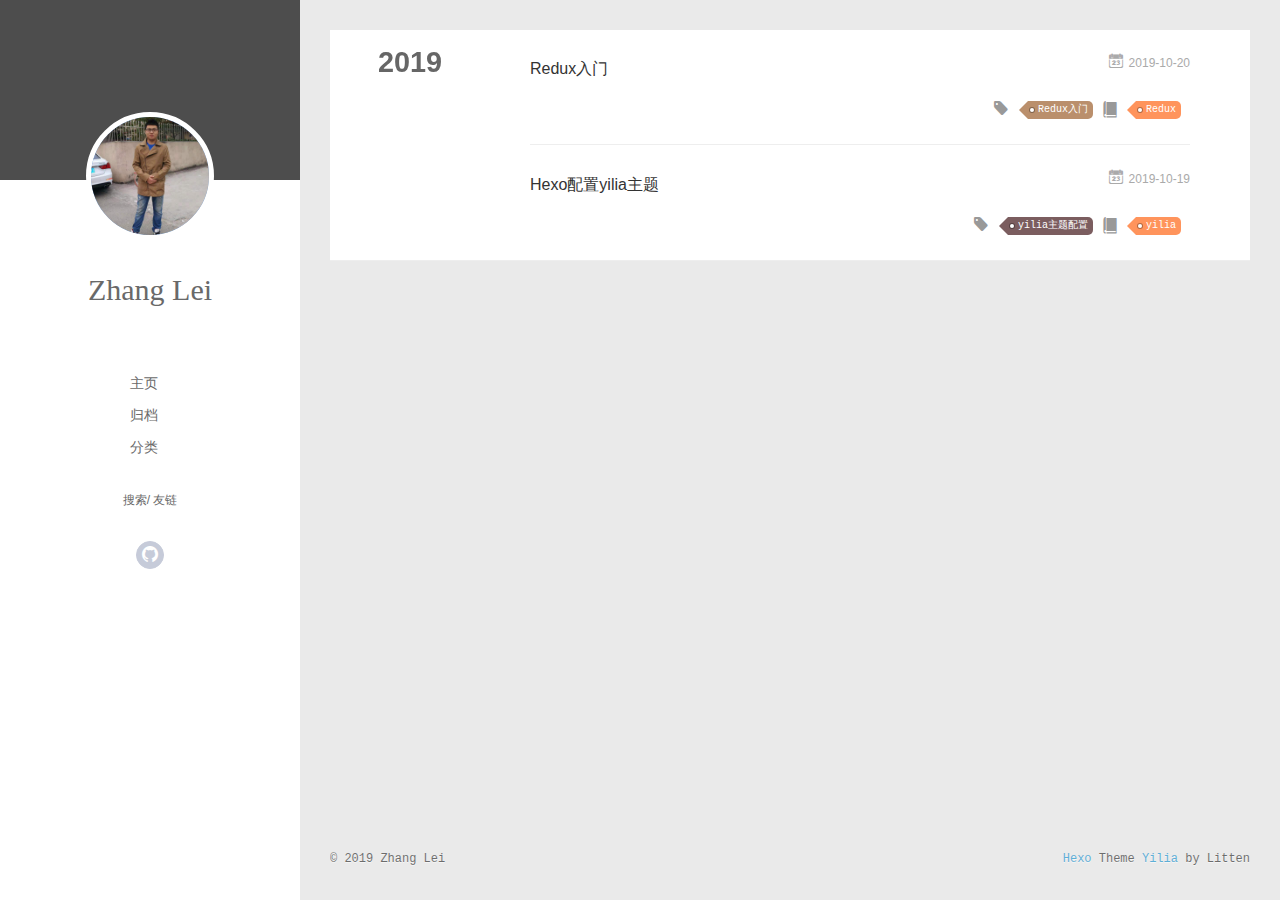
<file: archives/2019/10/index.html>
<!DOCTYPE html>
<html>
<head>
  <meta charset="utf-8">
  
  <meta name="renderer" content="webkit">
  <meta http-equiv="X-UA-Compatible" content="IE=edge" >
  <link rel="dns-prefetch" href="http://yoursite.com">
  <title>Archives: 2019/10 | Hexo</title>
  <meta name="viewport" content="width=device-width, initial-scale=1, maximum-scale=1">
  <meta property="og:type" content="website">
<meta property="og:title" content="Hexo">
<meta property="og:url" content="http:&#x2F;&#x2F;yoursite.com&#x2F;archives&#x2F;2019&#x2F;10&#x2F;index.html">
<meta property="og:site_name" content="Hexo">
<meta property="og:locale" content="en">
<meta name="twitter:card" content="summary">
  
    <link rel="alternative" href="/atom.xml" title="Hexo" type="application/atom+xml">
  
  
    <link rel="icon" href="/favicon.png">
  
  <link rel="stylesheet" type="text/css" href="/./main.0cf68a.css">
  <style type="text/css">
  
    #container.show {
      background: linear-gradient(200deg,#a0cfe4,#e8c37e);
    }
  </style>
  

  

</head>

<body>
  <div id="container" q-class="show:isCtnShow">
    <canvas id="anm-canvas" class="anm-canvas"></canvas>
    <div class="left-col" q-class="show:isShow">
      
<div class="overlay" style="background: #4d4d4d"></div>
<div class="intrude-less">
	<header id="header" class="inner">
		<a href="/" class="profilepic">
			<img src="/assets/img/zhanglei.jpg" class="js-avatar">
		</a>
		<hgroup>
		  <h1 class="header-author"><a href="/">Zhang Lei</a></h1>
		</hgroup>
		

		<nav class="header-menu">
			<ul>
			
				<li><a href="/">主页</a></li>
	        
				<li><a href="/archives/index.html">归档</a></li>
	        
				<li><a href="/categories">分类</a></li>
	        
			</ul>
		</nav>
		<nav class="header-smart-menu">
    		
    			
    			<a q-on="click: openSlider(e, 'innerArchive')" href="javascript:void(0)">搜索</a>
    			
            
    			
    			<a q-on="click: openSlider(e, 'friends')" href="javascript:void(0)">友链</a>
    			
            
		</nav>
		<nav class="header-nav">
			<div class="social">
				
					<a class="github" target="_blank" href="https://github.com/zearler" title="github"><i class="icon-github"></i></a>
		        
			</div>
		</nav>
	</header>		
</div>

    </div>
    <div class="mid-col" q-class="show:isShow,hide:isShow|isFalse">
      
<nav id="mobile-nav">
  	<div class="overlay js-overlay" style="background: #4d4d4d"></div>
	<div class="btnctn js-mobile-btnctn">
  		<div class="slider-trigger list" q-on="click: openSlider(e)"><i class="icon icon-sort"></i></div>
	</div>
	<div class="intrude-less">
		<header id="header" class="inner">
			<div class="profilepic">
				<img src="/assets/img/zhanglei.jpg" class="js-avatar">
			</div>
			<hgroup>
			  <h1 class="header-author js-header-author">Zhang Lei</h1>
			</hgroup>
			
			
			
				
			
				
			
				
			
			
			
			<nav class="header-nav">
				<div class="social">
					
						<a class="github" target="_blank" href="https://github.com/zearler" title="github"><i class="icon-github"></i></a>
			        
				</div>
			</nav>

			<nav class="header-menu js-header-menu">
				<ul style="width: 70%">
				
				
					<li style="width: 33.333333333333336%"><a href="/">主页</a></li>
		        
					<li style="width: 33.333333333333336%"><a href="/archives/index.html">归档</a></li>
		        
					<li style="width: 33.333333333333336%"><a href="/categories">分类</a></li>
		        
				</ul>
			</nav>
		</header>				
	</div>
	<div class="mobile-mask" style="display:none" q-show="isShow"></div>
</nav>

      <div id="wrapper" class="body-wrap">
        <div class="menu-l">
          <div class="canvas-wrap">
            <canvas data-colors="#eaeaea" data-sectionHeight="100" data-contentId="js-content" id="myCanvas1" class="anm-canvas"></canvas>
          </div>
          <div id="js-content" class="content-ll">
            
  
  
    
    
      
      
      <section class="archives-wrap">
        <div class="archive-year-wrap">
          <a href="/archives/2019" class="archive-year">2019</a>
        </div>
        <div class="archives">
    
    <article class="archive-article archive-type-post">
  <div class="archive-article-inner">
    <header class="archive-article-header">
      	<div class="article-meta">
	      	<a href="/2019/10/20/Redux%E5%85%A5%E9%97%A8/" class="archive-article-date">
  	<time datetime="2019-10-20T09:41:13.000Z" itemprop="datePublished"><i class="icon-calendar icon"></i>2019-10-20</time>
</a>
        </div>
    	 
  
    <h1 itemprop="name">
      <a class="archive-article-title" href="/2019/10/20/Redux%E5%85%A5%E9%97%A8/">Redux入门</a>
    </h1>
  

        <div class="article-info info-on-right">
          
	<div class="article-tag tagcloud">
		<i class="icon-price-tags icon"></i>
		<ul class="article-tag-list">
			 
        		<li class="article-tag-list-item">
        			<a href="javascript:void(0)" class="js-tag article-tag-list-link color3">Redux入门</a>
        		</li>
      		
		</ul>
	</div>

          
	<div class="article-category tagcloud">
		<i class="icon-book icon"></i>
		<ul class="article-tag-list">
			 
        		<li class="article-tag-list-item">
        			<a href="/categories/Redux//" class="article-tag-list-link color1">Redux</a>
        		</li>
      		
		</ul>
	</div>


        </div>
        <div class="clearfix"></div>
    </header>
  </div>
</article>
  
    
    
    <article class="archive-article archive-type-post">
  <div class="archive-article-inner">
    <header class="archive-article-header">
      	<div class="article-meta">
	      	<a href="/2019/10/19/Hexo%E9%85%8D%E7%BD%AEyilia%E4%B8%BB%E9%A2%98/" class="archive-article-date">
  	<time datetime="2019-10-19T09:03:49.000Z" itemprop="datePublished"><i class="icon-calendar icon"></i>2019-10-19</time>
</a>
        </div>
    	 
  
    <h1 itemprop="name">
      <a class="archive-article-title" href="/2019/10/19/Hexo%E9%85%8D%E7%BD%AEyilia%E4%B8%BB%E9%A2%98/">Hexo配置yilia主题</a>
    </h1>
  

        <div class="article-info info-on-right">
          
	<div class="article-tag tagcloud">
		<i class="icon-price-tags icon"></i>
		<ul class="article-tag-list">
			 
        		<li class="article-tag-list-item">
        			<a href="javascript:void(0)" class="js-tag article-tag-list-link color5">yilia主题配置</a>
        		</li>
      		
		</ul>
	</div>

          
	<div class="article-category tagcloud">
		<i class="icon-book icon"></i>
		<ul class="article-tag-list">
			 
        		<li class="article-tag-list-item">
        			<a href="/categories/yilia//" class="article-tag-list-link color1">yilia</a>
        		</li>
      		
		</ul>
	</div>


        </div>
        <div class="clearfix"></div>
    </header>
  </div>
</article>
  
  
    </div></section>
  

    


          </div>
        </div>
      </div>
      <footer id="footer">
  <div class="outer">
    <div id="footer-info">
    	<div class="footer-left">
    		&copy; 2019 Zhang Lei
    	</div>
      	<div class="footer-right">
      		<a href="http://hexo.io/" target="_blank">Hexo</a>  Theme <a href="https://github.com/litten/hexo-theme-yilia" target="_blank">Yilia</a> by Litten
      	</div>
    </div>
  </div>
</footer>
    </div>
    <script>
	var yiliaConfig = {
		mathjax: false,
		isHome: false,
		isPost: false,
		isArchive: true,
		isTag: false,
		isCategory: false,
		open_in_new: false,
		toc_hide_index: true,
		root: "/",
		innerArchive: true,
		showTags: false
	}
</script>

<script>!function(t){function n(e){if(r[e])return r[e].exports;var i=r[e]={exports:{},id:e,loaded:!1};return t[e].call(i.exports,i,i.exports,n),i.loaded=!0,i.exports}var r={};n.m=t,n.c=r,n.p="./",n(0)}([function(t,n,r){r(195),t.exports=r(191)},function(t,n,r){var e=r(3),i=r(52),o=r(27),u=r(28),c=r(53),f="prototype",a=function(t,n,r){var s,l,h,v,p=t&a.F,d=t&a.G,y=t&a.S,g=t&a.P,b=t&a.B,m=d?e:y?e[n]||(e[n]={}):(e[n]||{})[f],x=d?i:i[n]||(i[n]={}),w=x[f]||(x[f]={});d&&(r=n);for(s in r)l=!p&&m&&void 0!==m[s],h=(l?m:r)[s],v=b&&l?c(h,e):g&&"function"==typeof h?c(Function.call,h):h,m&&u(m,s,h,t&a.U),x[s]!=h&&o(x,s,v),g&&w[s]!=h&&(w[s]=h)};e.core=i,a.F=1,a.G=2,a.S=4,a.P=8,a.B=16,a.W=32,a.U=64,a.R=128,t.exports=a},function(t,n,r){var e=r(6);t.exports=function(t){if(!e(t))throw TypeError(t+" is not an object!");return t}},function(t,n){var r=t.exports="undefined"!=typeof window&&window.Math==Math?window:"undefined"!=typeof self&&self.Math==Math?self:Function("return this")();"number"==typeof __g&&(__g=r)},function(t,n){t.exports=function(t){try{return!!t()}catch(t){return!0}}},function(t,n){var r=t.exports="undefined"!=typeof window&&window.Math==Math?window:"undefined"!=typeof self&&self.Math==Math?self:Function("return this")();"number"==typeof __g&&(__g=r)},function(t,n){t.exports=function(t){return"object"==typeof t?null!==t:"function"==typeof t}},function(t,n,r){var e=r(126)("wks"),i=r(76),o=r(3).Symbol,u="function"==typeof o;(t.exports=function(t){return e[t]||(e[t]=u&&o[t]||(u?o:i)("Symbol."+t))}).store=e},function(t,n){var r={}.hasOwnProperty;t.exports=function(t,n){return r.call(t,n)}},function(t,n,r){var e=r(94),i=r(33);t.exports=function(t){return e(i(t))}},function(t,n,r){t.exports=!r(4)(function(){return 7!=Object.defineProperty({},"a",{get:function(){return 7}}).a})},function(t,n,r){var e=r(2),i=r(167),o=r(50),u=Object.defineProperty;n.f=r(10)?Object.defineProperty:function(t,n,r){if(e(t),n=o(n,!0),e(r),i)try{return u(t,n,r)}catch(t){}if("get"in r||"set"in r)throw TypeError("Accessors not supported!");return"value"in r&&(t[n]=r.value),t}},function(t,n,r){t.exports=!r(18)(function(){return 7!=Object.defineProperty({},"a",{get:function(){return 7}}).a})},function(t,n,r){var e=r(14),i=r(22);t.exports=r(12)?function(t,n,r){return e.f(t,n,i(1,r))}:function(t,n,r){return t[n]=r,t}},function(t,n,r){var e=r(20),i=r(58),o=r(42),u=Object.defineProperty;n.f=r(12)?Object.defineProperty:function(t,n,r){if(e(t),n=o(n,!0),e(r),i)try{return u(t,n,r)}catch(t){}if("get"in r||"set"in r)throw TypeError("Accessors not supported!");return"value"in r&&(t[n]=r.value),t}},function(t,n,r){var e=r(40)("wks"),i=r(23),o=r(5).Symbol,u="function"==typeof o;(t.exports=function(t){return e[t]||(e[t]=u&&o[t]||(u?o:i)("Symbol."+t))}).store=e},function(t,n,r){var e=r(67),i=Math.min;t.exports=function(t){return t>0?i(e(t),9007199254740991):0}},function(t,n,r){var e=r(46);t.exports=function(t){return Object(e(t))}},function(t,n){t.exports=function(t){try{return!!t()}catch(t){return!0}}},function(t,n,r){var e=r(63),i=r(34);t.exports=Object.keys||function(t){return e(t,i)}},function(t,n,r){var e=r(21);t.exports=function(t){if(!e(t))throw TypeError(t+" is not an object!");return t}},function(t,n){t.exports=function(t){return"object"==typeof t?null!==t:"function"==typeof t}},function(t,n){t.exports=function(t,n){return{enumerable:!(1&t),configurable:!(2&t),writable:!(4&t),value:n}}},function(t,n){var r=0,e=Math.random();t.exports=function(t){return"Symbol(".concat(void 0===t?"":t,")_",(++r+e).toString(36))}},function(t,n){var r={}.hasOwnProperty;t.exports=function(t,n){return r.call(t,n)}},function(t,n){var r=t.exports={version:"2.4.0"};"number"==typeof __e&&(__e=r)},function(t,n){t.exports=function(t){if("function"!=typeof t)throw TypeError(t+" is not a function!");return t}},function(t,n,r){var e=r(11),i=r(66);t.exports=r(10)?function(t,n,r){return e.f(t,n,i(1,r))}:function(t,n,r){return t[n]=r,t}},function(t,n,r){var e=r(3),i=r(27),o=r(24),u=r(76)("src"),c="toString",f=Function[c],a=(""+f).split(c);r(52).inspectSource=function(t){return f.call(t)},(t.exports=function(t,n,r,c){var f="function"==typeof r;f&&(o(r,"name")||i(r,"name",n)),t[n]!==r&&(f&&(o(r,u)||i(r,u,t[n]?""+t[n]:a.join(String(n)))),t===e?t[n]=r:c?t[n]?t[n]=r:i(t,n,r):(delete t[n],i(t,n,r)))})(Function.prototype,c,function(){return"function"==typeof this&&this[u]||f.call(this)})},function(t,n,r){var e=r(1),i=r(4),o=r(46),u=function(t,n,r,e){var i=String(o(t)),u="<"+n;return""!==r&&(u+=" "+r+'="'+String(e).replace(/"/g,"&quot;")+'"'),u+">"+i+"</"+n+">"};t.exports=function(t,n){var r={};r[t]=n(u),e(e.P+e.F*i(function(){var n=""[t]('"');return n!==n.toLowerCase()||n.split('"').length>3}),"String",r)}},function(t,n,r){var e=r(115),i=r(46);t.exports=function(t){return e(i(t))}},function(t,n,r){var e=r(116),i=r(66),o=r(30),u=r(50),c=r(24),f=r(167),a=Object.getOwnPropertyDescriptor;n.f=r(10)?a:function(t,n){if(t=o(t),n=u(n,!0),f)try{return a(t,n)}catch(t){}if(c(t,n))return i(!e.f.call(t,n),t[n])}},function(t,n,r){var e=r(24),i=r(17),o=r(145)("IE_PROTO"),u=Object.prototype;t.exports=Object.getPrototypeOf||function(t){return t=i(t),e(t,o)?t[o]:"function"==typeof t.constructor&&t instanceof t.constructor?t.constructor.prototype:t instanceof Object?u:null}},function(t,n){t.exports=function(t){if(void 0==t)throw TypeError("Can't call method on  "+t);return t}},function(t,n){t.exports="constructor,hasOwnProperty,isPrototypeOf,propertyIsEnumerable,toLocaleString,toString,valueOf".split(",")},function(t,n){t.exports={}},function(t,n){t.exports=!0},function(t,n){n.f={}.propertyIsEnumerable},function(t,n,r){var e=r(14).f,i=r(8),o=r(15)("toStringTag");t.exports=function(t,n,r){t&&!i(t=r?t:t.prototype,o)&&e(t,o,{configurable:!0,value:n})}},function(t,n,r){var e=r(40)("keys"),i=r(23);t.exports=function(t){return e[t]||(e[t]=i(t))}},function(t,n,r){var e=r(5),i="__core-js_shared__",o=e[i]||(e[i]={});t.exports=function(t){return o[t]||(o[t]={})}},function(t,n){var r=Math.ceil,e=Math.floor;t.exports=function(t){return isNaN(t=+t)?0:(t>0?e:r)(t)}},function(t,n,r){var e=r(21);t.exports=function(t,n){if(!e(t))return t;var r,i;if(n&&"function"==typeof(r=t.toString)&&!e(i=r.call(t)))return i;if("function"==typeof(r=t.valueOf)&&!e(i=r.call(t)))return i;if(!n&&"function"==typeof(r=t.toString)&&!e(i=r.call(t)))return i;throw TypeError("Can't convert object to primitive value")}},function(t,n,r){var e=r(5),i=r(25),o=r(36),u=r(44),c=r(14).f;t.exports=function(t){var n=i.Symbol||(i.Symbol=o?{}:e.Symbol||{});"_"==t.charAt(0)||t in n||c(n,t,{value:u.f(t)})}},function(t,n,r){n.f=r(15)},function(t,n){var r={}.toString;t.exports=function(t){return r.call(t).slice(8,-1)}},function(t,n){t.exports=function(t){if(void 0==t)throw TypeError("Can't call method on  "+t);return t}},function(t,n,r){var e=r(4);t.exports=function(t,n){return!!t&&e(function(){n?t.call(null,function(){},1):t.call(null)})}},function(t,n,r){var e=r(53),i=r(115),o=r(17),u=r(16),c=r(203);t.exports=function(t,n){var r=1==t,f=2==t,a=3==t,s=4==t,l=6==t,h=5==t||l,v=n||c;return function(n,c,p){for(var d,y,g=o(n),b=i(g),m=e(c,p,3),x=u(b.length),w=0,S=r?v(n,x):f?v(n,0):void 0;x>w;w++)if((h||w in b)&&(d=b[w],y=m(d,w,g),t))if(r)S[w]=y;else if(y)switch(t){case 3:return!0;case 5:return d;case 6:return w;case 2:S.push(d)}else if(s)return!1;return l?-1:a||s?s:S}}},function(t,n,r){var e=r(1),i=r(52),o=r(4);t.exports=function(t,n){var r=(i.Object||{})[t]||Object[t],u={};u[t]=n(r),e(e.S+e.F*o(function(){r(1)}),"Object",u)}},function(t,n,r){var e=r(6);t.exports=function(t,n){if(!e(t))return t;var r,i;if(n&&"function"==typeof(r=t.toString)&&!e(i=r.call(t)))return i;if("function"==typeof(r=t.valueOf)&&!e(i=r.call(t)))return i;if(!n&&"function"==typeof(r=t.toString)&&!e(i=r.call(t)))return i;throw TypeError("Can't convert object to primitive value")}},function(t,n,r){var e=r(5),i=r(25),o=r(91),u=r(13),c="prototype",f=function(t,n,r){var a,s,l,h=t&f.F,v=t&f.G,p=t&f.S,d=t&f.P,y=t&f.B,g=t&f.W,b=v?i:i[n]||(i[n]={}),m=b[c],x=v?e:p?e[n]:(e[n]||{})[c];v&&(r=n);for(a in r)(s=!h&&x&&void 0!==x[a])&&a in b||(l=s?x[a]:r[a],b[a]=v&&"function"!=typeof x[a]?r[a]:y&&s?o(l,e):g&&x[a]==l?function(t){var n=function(n,r,e){if(this instanceof t){switch(arguments.length){case 0:return new t;case 1:return new t(n);case 2:return new t(n,r)}return new t(n,r,e)}return t.apply(this,arguments)};return n[c]=t[c],n}(l):d&&"function"==typeof l?o(Function.call,l):l,d&&((b.virtual||(b.virtual={}))[a]=l,t&f.R&&m&&!m[a]&&u(m,a,l)))};f.F=1,f.G=2,f.S=4,f.P=8,f.B=16,f.W=32,f.U=64,f.R=128,t.exports=f},function(t,n){var r=t.exports={version:"2.4.0"};"number"==typeof __e&&(__e=r)},function(t,n,r){var e=r(26);t.exports=function(t,n,r){if(e(t),void 0===n)return t;switch(r){case 1:return function(r){return t.call(n,r)};case 2:return function(r,e){return t.call(n,r,e)};case 3:return function(r,e,i){return t.call(n,r,e,i)}}return function(){return t.apply(n,arguments)}}},function(t,n,r){var e=r(183),i=r(1),o=r(126)("metadata"),u=o.store||(o.store=new(r(186))),c=function(t,n,r){var i=u.get(t);if(!i){if(!r)return;u.set(t,i=new e)}var o=i.get(n);if(!o){if(!r)return;i.set(n,o=new e)}return o},f=function(t,n,r){var e=c(n,r,!1);return void 0!==e&&e.has(t)},a=function(t,n,r){var e=c(n,r,!1);return void 0===e?void 0:e.get(t)},s=function(t,n,r,e){c(r,e,!0).set(t,n)},l=function(t,n){var r=c(t,n,!1),e=[];return r&&r.forEach(function(t,n){e.push(n)}),e},h=function(t){return void 0===t||"symbol"==typeof t?t:String(t)},v=function(t){i(i.S,"Reflect",t)};t.exports={store:u,map:c,has:f,get:a,set:s,keys:l,key:h,exp:v}},function(t,n,r){"use strict";if(r(10)){var e=r(69),i=r(3),o=r(4),u=r(1),c=r(127),f=r(152),a=r(53),s=r(68),l=r(66),h=r(27),v=r(73),p=r(67),d=r(16),y=r(75),g=r(50),b=r(24),m=r(180),x=r(114),w=r(6),S=r(17),_=r(137),O=r(70),E=r(32),P=r(71).f,j=r(154),F=r(76),M=r(7),A=r(48),N=r(117),T=r(146),I=r(155),k=r(80),L=r(123),R=r(74),C=r(130),D=r(160),U=r(11),W=r(31),G=U.f,B=W.f,V=i.RangeError,z=i.TypeError,q=i.Uint8Array,K="ArrayBuffer",J="Shared"+K,Y="BYTES_PER_ELEMENT",H="prototype",$=Array[H],X=f.ArrayBuffer,Q=f.DataView,Z=A(0),tt=A(2),nt=A(3),rt=A(4),et=A(5),it=A(6),ot=N(!0),ut=N(!1),ct=I.values,ft=I.keys,at=I.entries,st=$.lastIndexOf,lt=$.reduce,ht=$.reduceRight,vt=$.join,pt=$.sort,dt=$.slice,yt=$.toString,gt=$.toLocaleString,bt=M("iterator"),mt=M("toStringTag"),xt=F("typed_constructor"),wt=F("def_constructor"),St=c.CONSTR,_t=c.TYPED,Ot=c.VIEW,Et="Wrong length!",Pt=A(1,function(t,n){return Tt(T(t,t[wt]),n)}),jt=o(function(){return 1===new q(new Uint16Array([1]).buffer)[0]}),Ft=!!q&&!!q[H].set&&o(function(){new q(1).set({})}),Mt=function(t,n){if(void 0===t)throw z(Et);var r=+t,e=d(t);if(n&&!m(r,e))throw V(Et);return e},At=function(t,n){var r=p(t);if(r<0||r%n)throw V("Wrong offset!");return r},Nt=function(t){if(w(t)&&_t in t)return t;throw z(t+" is not a typed array!")},Tt=function(t,n){if(!(w(t)&&xt in t))throw z("It is not a typed array constructor!");return new t(n)},It=function(t,n){return kt(T(t,t[wt]),n)},kt=function(t,n){for(var r=0,e=n.length,i=Tt(t,e);e>r;)i[r]=n[r++];return i},Lt=function(t,n,r){G(t,n,{get:function(){return this._d[r]}})},Rt=function(t){var n,r,e,i,o,u,c=S(t),f=arguments.length,s=f>1?arguments[1]:void 0,l=void 0!==s,h=j(c);if(void 0!=h&&!_(h)){for(u=h.call(c),e=[],n=0;!(o=u.next()).done;n++)e.push(o.value);c=e}for(l&&f>2&&(s=a(s,arguments[2],2)),n=0,r=d(c.length),i=Tt(this,r);r>n;n++)i[n]=l?s(c[n],n):c[n];return i},Ct=function(){for(var t=0,n=arguments.length,r=Tt(this,n);n>t;)r[t]=arguments[t++];return r},Dt=!!q&&o(function(){gt.call(new q(1))}),Ut=function(){return gt.apply(Dt?dt.call(Nt(this)):Nt(this),arguments)},Wt={copyWithin:function(t,n){return D.call(Nt(this),t,n,arguments.length>2?arguments[2]:void 0)},every:function(t){return rt(Nt(this),t,arguments.length>1?arguments[1]:void 0)},fill:function(t){return C.apply(Nt(this),arguments)},filter:function(t){return It(this,tt(Nt(this),t,arguments.length>1?arguments[1]:void 0))},find:function(t){return et(Nt(this),t,arguments.length>1?arguments[1]:void 0)},findIndex:function(t){return it(Nt(this),t,arguments.length>1?arguments[1]:void 0)},forEach:function(t){Z(Nt(this),t,arguments.length>1?arguments[1]:void 0)},indexOf:function(t){return ut(Nt(this),t,arguments.length>1?arguments[1]:void 0)},includes:function(t){return ot(Nt(this),t,arguments.length>1?arguments[1]:void 0)},join:function(t){return vt.apply(Nt(this),arguments)},lastIndexOf:function(t){return st.apply(Nt(this),arguments)},map:function(t){return Pt(Nt(this),t,arguments.length>1?arguments[1]:void 0)},reduce:function(t){return lt.apply(Nt(this),arguments)},reduceRight:function(t){return ht.apply(Nt(this),arguments)},reverse:function(){for(var t,n=this,r=Nt(n).length,e=Math.floor(r/2),i=0;i<e;)t=n[i],n[i++]=n[--r],n[r]=t;return n},some:function(t){return nt(Nt(this),t,arguments.length>1?arguments[1]:void 0)},sort:function(t){return pt.call(Nt(this),t)},subarray:function(t,n){var r=Nt(this),e=r.length,i=y(t,e);return new(T(r,r[wt]))(r.buffer,r.byteOffset+i*r.BYTES_PER_ELEMENT,d((void 0===n?e:y(n,e))-i))}},Gt=function(t,n){return It(this,dt.call(Nt(this),t,n))},Bt=function(t){Nt(this);var n=At(arguments[1],1),r=this.length,e=S(t),i=d(e.length),o=0;if(i+n>r)throw V(Et);for(;o<i;)this[n+o]=e[o++]},Vt={entries:function(){return at.call(Nt(this))},keys:function(){return ft.call(Nt(this))},values:function(){return ct.call(Nt(this))}},zt=function(t,n){return w(t)&&t[_t]&&"symbol"!=typeof n&&n in t&&String(+n)==String(n)},qt=function(t,n){return zt(t,n=g(n,!0))?l(2,t[n]):B(t,n)},Kt=function(t,n,r){return!(zt(t,n=g(n,!0))&&w(r)&&b(r,"value"))||b(r,"get")||b(r,"set")||r.configurable||b(r,"writable")&&!r.writable||b(r,"enumerable")&&!r.enumerable?G(t,n,r):(t[n]=r.value,t)};St||(W.f=qt,U.f=Kt),u(u.S+u.F*!St,"Object",{getOwnPropertyDescriptor:qt,defineProperty:Kt}),o(function(){yt.call({})})&&(yt=gt=function(){return vt.call(this)});var Jt=v({},Wt);v(Jt,Vt),h(Jt,bt,Vt.values),v(Jt,{slice:Gt,set:Bt,constructor:function(){},toString:yt,toLocaleString:Ut}),Lt(Jt,"buffer","b"),Lt(Jt,"byteOffset","o"),Lt(Jt,"byteLength","l"),Lt(Jt,"length","e"),G(Jt,mt,{get:function(){return this[_t]}}),t.exports=function(t,n,r,f){f=!!f;var a=t+(f?"Clamped":"")+"Array",l="Uint8Array"!=a,v="get"+t,p="set"+t,y=i[a],g=y||{},b=y&&E(y),m=!y||!c.ABV,S={},_=y&&y[H],j=function(t,r){var e=t._d;return e.v[v](r*n+e.o,jt)},F=function(t,r,e){var i=t._d;f&&(e=(e=Math.round(e))<0?0:e>255?255:255&e),i.v[p](r*n+i.o,e,jt)},M=function(t,n){G(t,n,{get:function(){return j(this,n)},set:function(t){return F(this,n,t)},enumerable:!0})};m?(y=r(function(t,r,e,i){s(t,y,a,"_d");var o,u,c,f,l=0,v=0;if(w(r)){if(!(r instanceof X||(f=x(r))==K||f==J))return _t in r?kt(y,r):Rt.call(y,r);o=r,v=At(e,n);var p=r.byteLength;if(void 0===i){if(p%n)throw V(Et);if((u=p-v)<0)throw V(Et)}else if((u=d(i)*n)+v>p)throw V(Et);c=u/n}else c=Mt(r,!0),u=c*n,o=new X(u);for(h(t,"_d",{b:o,o:v,l:u,e:c,v:new Q(o)});l<c;)M(t,l++)}),_=y[H]=O(Jt),h(_,"constructor",y)):L(function(t){new y(null),new y(t)},!0)||(y=r(function(t,r,e,i){s(t,y,a);var o;return w(r)?r instanceof X||(o=x(r))==K||o==J?void 0!==i?new g(r,At(e,n),i):void 0!==e?new g(r,At(e,n)):new g(r):_t in r?kt(y,r):Rt.call(y,r):new g(Mt(r,l))}),Z(b!==Function.prototype?P(g).concat(P(b)):P(g),function(t){t in y||h(y,t,g[t])}),y[H]=_,e||(_.constructor=y));var A=_[bt],N=!!A&&("values"==A.name||void 0==A.name),T=Vt.values;h(y,xt,!0),h(_,_t,a),h(_,Ot,!0),h(_,wt,y),(f?new y(1)[mt]==a:mt in _)||G(_,mt,{get:function(){return a}}),S[a]=y,u(u.G+u.W+u.F*(y!=g),S),u(u.S,a,{BYTES_PER_ELEMENT:n,from:Rt,of:Ct}),Y in _||h(_,Y,n),u(u.P,a,Wt),R(a),u(u.P+u.F*Ft,a,{set:Bt}),u(u.P+u.F*!N,a,Vt),u(u.P+u.F*(_.toString!=yt),a,{toString:yt}),u(u.P+u.F*o(function(){new y(1).slice()}),a,{slice:Gt}),u(u.P+u.F*(o(function(){return[1,2].toLocaleString()!=new y([1,2]).toLocaleString()})||!o(function(){_.toLocaleString.call([1,2])})),a,{toLocaleString:Ut}),k[a]=N?A:T,e||N||h(_,bt,T)}}else t.exports=function(){}},function(t,n){var r={}.toString;t.exports=function(t){return r.call(t).slice(8,-1)}},function(t,n,r){var e=r(21),i=r(5).document,o=e(i)&&e(i.createElement);t.exports=function(t){return o?i.createElement(t):{}}},function(t,n,r){t.exports=!r(12)&&!r(18)(function(){return 7!=Object.defineProperty(r(57)("div"),"a",{get:function(){return 7}}).a})},function(t,n,r){"use strict";var e=r(36),i=r(51),o=r(64),u=r(13),c=r(8),f=r(35),a=r(96),s=r(38),l=r(103),h=r(15)("iterator"),v=!([].keys&&"next"in[].keys()),p="keys",d="values",y=function(){return this};t.exports=function(t,n,r,g,b,m,x){a(r,n,g);var w,S,_,O=function(t){if(!v&&t in F)return F[t];switch(t){case p:case d:return function(){return new r(this,t)}}return function(){return new r(this,t)}},E=n+" Iterator",P=b==d,j=!1,F=t.prototype,M=F[h]||F["@@iterator"]||b&&F[b],A=M||O(b),N=b?P?O("entries"):A:void 0,T="Array"==n?F.entries||M:M;if(T&&(_=l(T.call(new t)))!==Object.prototype&&(s(_,E,!0),e||c(_,h)||u(_,h,y)),P&&M&&M.name!==d&&(j=!0,A=function(){return M.call(this)}),e&&!x||!v&&!j&&F[h]||u(F,h,A),f[n]=A,f[E]=y,b)if(w={values:P?A:O(d),keys:m?A:O(p),entries:N},x)for(S in w)S in F||o(F,S,w[S]);else i(i.P+i.F*(v||j),n,w);return w}},function(t,n,r){var e=r(20),i=r(100),o=r(34),u=r(39)("IE_PROTO"),c=function(){},f="prototype",a=function(){var t,n=r(57)("iframe"),e=o.length;for(n.style.display="none",r(93).appendChild(n),n.src="javascript:",t=n.contentWindow.document,t.open(),t.write("<script>document.F=Object<\/script>"),t.close(),a=t.F;e--;)delete a[f][o[e]];return a()};t.exports=Object.create||function(t,n){var r;return null!==t?(c[f]=e(t),r=new c,c[f]=null,r[u]=t):r=a(),void 0===n?r:i(r,n)}},function(t,n,r){var e=r(63),i=r(34).concat("length","prototype");n.f=Object.getOwnPropertyNames||function(t){return e(t,i)}},function(t,n){n.f=Object.getOwnPropertySymbols},function(t,n,r){var e=r(8),i=r(9),o=r(90)(!1),u=r(39)("IE_PROTO");t.exports=function(t,n){var r,c=i(t),f=0,a=[];for(r in c)r!=u&&e(c,r)&&a.push(r);for(;n.length>f;)e(c,r=n[f++])&&(~o(a,r)||a.push(r));return a}},function(t,n,r){t.exports=r(13)},function(t,n,r){var e=r(76)("meta"),i=r(6),o=r(24),u=r(11).f,c=0,f=Object.isExtensible||function(){return!0},a=!r(4)(function(){return f(Object.preventExtensions({}))}),s=function(t){u(t,e,{value:{i:"O"+ ++c,w:{}}})},l=function(t,n){if(!i(t))return"symbol"==typeof t?t:("string"==typeof t?"S":"P")+t;if(!o(t,e)){if(!f(t))return"F";if(!n)return"E";s(t)}return t[e].i},h=function(t,n){if(!o(t,e)){if(!f(t))return!0;if(!n)return!1;s(t)}return t[e].w},v=function(t){return a&&p.NEED&&f(t)&&!o(t,e)&&s(t),t},p=t.exports={KEY:e,NEED:!1,fastKey:l,getWeak:h,onFreeze:v}},function(t,n){t.exports=function(t,n){return{enumerable:!(1&t),configurable:!(2&t),writable:!(4&t),value:n}}},function(t,n){var r=Math.ceil,e=Math.floor;t.exports=function(t){return isNaN(t=+t)?0:(t>0?e:r)(t)}},function(t,n){t.exports=function(t,n,r,e){if(!(t instanceof n)||void 0!==e&&e in t)throw TypeError(r+": incorrect invocation!");return t}},function(t,n){t.exports=!1},function(t,n,r){var e=r(2),i=r(173),o=r(133),u=r(145)("IE_PROTO"),c=function(){},f="prototype",a=function(){var t,n=r(132)("iframe"),e=o.length;for(n.style.display="none",r(135).appendChild(n),n.src="javascript:",t=n.contentWindow.document,t.open(),t.write("<script>document.F=Object<\/script>"),t.close(),a=t.F;e--;)delete a[f][o[e]];return a()};t.exports=Object.create||function(t,n){var r;return null!==t?(c[f]=e(t),r=new c,c[f]=null,r[u]=t):r=a(),void 0===n?r:i(r,n)}},function(t,n,r){var e=r(175),i=r(133).concat("length","prototype");n.f=Object.getOwnPropertyNames||function(t){return e(t,i)}},function(t,n,r){var e=r(175),i=r(133);t.exports=Object.keys||function(t){return e(t,i)}},function(t,n,r){var e=r(28);t.exports=function(t,n,r){for(var i in n)e(t,i,n[i],r);return t}},function(t,n,r){"use strict";var e=r(3),i=r(11),o=r(10),u=r(7)("species");t.exports=function(t){var n=e[t];o&&n&&!n[u]&&i.f(n,u,{configurable:!0,get:function(){return this}})}},function(t,n,r){var e=r(67),i=Math.max,o=Math.min;t.exports=function(t,n){return t=e(t),t<0?i(t+n,0):o(t,n)}},function(t,n){var r=0,e=Math.random();t.exports=function(t){return"Symbol(".concat(void 0===t?"":t,")_",(++r+e).toString(36))}},function(t,n,r){var e=r(33);t.exports=function(t){return Object(e(t))}},function(t,n,r){var e=r(7)("unscopables"),i=Array.prototype;void 0==i[e]&&r(27)(i,e,{}),t.exports=function(t){i[e][t]=!0}},function(t,n,r){var e=r(53),i=r(169),o=r(137),u=r(2),c=r(16),f=r(154),a={},s={},n=t.exports=function(t,n,r,l,h){var v,p,d,y,g=h?function(){return t}:f(t),b=e(r,l,n?2:1),m=0;if("function"!=typeof g)throw TypeError(t+" is not iterable!");if(o(g)){for(v=c(t.length);v>m;m++)if((y=n?b(u(p=t[m])[0],p[1]):b(t[m]))===a||y===s)return y}else for(d=g.call(t);!(p=d.next()).done;)if((y=i(d,b,p.value,n))===a||y===s)return y};n.BREAK=a,n.RETURN=s},function(t,n){t.exports={}},function(t,n,r){var e=r(11).f,i=r(24),o=r(7)("toStringTag");t.exports=function(t,n,r){t&&!i(t=r?t:t.prototype,o)&&e(t,o,{configurable:!0,value:n})}},function(t,n,r){var e=r(1),i=r(46),o=r(4),u=r(150),c="["+u+"]",f="​",a=RegExp("^"+c+c+"*"),s=RegExp(c+c+"*$"),l=function(t,n,r){var i={},c=o(function(){return!!u[t]()||f[t]()!=f}),a=i[t]=c?n(h):u[t];r&&(i[r]=a),e(e.P+e.F*c,"String",i)},h=l.trim=function(t,n){return t=String(i(t)),1&n&&(t=t.replace(a,"")),2&n&&(t=t.replace(s,"")),t};t.exports=l},function(t,n,r){t.exports={default:r(86),__esModule:!0}},function(t,n,r){t.exports={default:r(87),__esModule:!0}},function(t,n,r){"use strict";function e(t){return t&&t.__esModule?t:{default:t}}n.__esModule=!0;var i=r(84),o=e(i),u=r(83),c=e(u),f="function"==typeof c.default&&"symbol"==typeof o.default?function(t){return typeof t}:function(t){return t&&"function"==typeof c.default&&t.constructor===c.default&&t!==c.default.prototype?"symbol":typeof t};n.default="function"==typeof c.default&&"symbol"===f(o.default)?function(t){return void 0===t?"undefined":f(t)}:function(t){return t&&"function"==typeof c.default&&t.constructor===c.default&&t!==c.default.prototype?"symbol":void 0===t?"undefined":f(t)}},function(t,n,r){r(110),r(108),r(111),r(112),t.exports=r(25).Symbol},function(t,n,r){r(109),r(113),t.exports=r(44).f("iterator")},function(t,n){t.exports=function(t){if("function"!=typeof t)throw TypeError(t+" is not a function!");return t}},function(t,n){t.exports=function(){}},function(t,n,r){var e=r(9),i=r(106),o=r(105);t.exports=function(t){return function(n,r,u){var c,f=e(n),a=i(f.length),s=o(u,a);if(t&&r!=r){for(;a>s;)if((c=f[s++])!=c)return!0}else for(;a>s;s++)if((t||s in f)&&f[s]===r)return t||s||0;return!t&&-1}}},function(t,n,r){var e=r(88);t.exports=function(t,n,r){if(e(t),void 0===n)return t;switch(r){case 1:return function(r){return t.call(n,r)};case 2:return function(r,e){return t.call(n,r,e)};case 3:return function(r,e,i){return t.call(n,r,e,i)}}return function(){return t.apply(n,arguments)}}},function(t,n,r){var e=r(19),i=r(62),o=r(37);t.exports=function(t){var n=e(t),r=i.f;if(r)for(var u,c=r(t),f=o.f,a=0;c.length>a;)f.call(t,u=c[a++])&&n.push(u);return n}},function(t,n,r){t.exports=r(5).document&&document.documentElement},function(t,n,r){var e=r(56);t.exports=Object("z").propertyIsEnumerable(0)?Object:function(t){return"String"==e(t)?t.split(""):Object(t)}},function(t,n,r){var e=r(56);t.exports=Array.isArray||function(t){return"Array"==e(t)}},function(t,n,r){"use strict";var e=r(60),i=r(22),o=r(38),u={};r(13)(u,r(15)("iterator"),function(){return this}),t.exports=function(t,n,r){t.prototype=e(u,{next:i(1,r)}),o(t,n+" Iterator")}},function(t,n){t.exports=function(t,n){return{value:n,done:!!t}}},function(t,n,r){var e=r(19),i=r(9);t.exports=function(t,n){for(var r,o=i(t),u=e(o),c=u.length,f=0;c>f;)if(o[r=u[f++]]===n)return r}},function(t,n,r){var e=r(23)("meta"),i=r(21),o=r(8),u=r(14).f,c=0,f=Object.isExtensible||function(){return!0},a=!r(18)(function(){return f(Object.preventExtensions({}))}),s=function(t){u(t,e,{value:{i:"O"+ ++c,w:{}}})},l=function(t,n){if(!i(t))return"symbol"==typeof t?t:("string"==typeof t?"S":"P")+t;if(!o(t,e)){if(!f(t))return"F";if(!n)return"E";s(t)}return t[e].i},h=function(t,n){if(!o(t,e)){if(!f(t))return!0;if(!n)return!1;s(t)}return t[e].w},v=function(t){return a&&p.NEED&&f(t)&&!o(t,e)&&s(t),t},p=t.exports={KEY:e,NEED:!1,fastKey:l,getWeak:h,onFreeze:v}},function(t,n,r){var e=r(14),i=r(20),o=r(19);t.exports=r(12)?Object.defineProperties:function(t,n){i(t);for(var r,u=o(n),c=u.length,f=0;c>f;)e.f(t,r=u[f++],n[r]);return t}},function(t,n,r){var e=r(37),i=r(22),o=r(9),u=r(42),c=r(8),f=r(58),a=Object.getOwnPropertyDescriptor;n.f=r(12)?a:function(t,n){if(t=o(t),n=u(n,!0),f)try{return a(t,n)}catch(t){}if(c(t,n))return i(!e.f.call(t,n),t[n])}},function(t,n,r){var e=r(9),i=r(61).f,o={}.toString,u="object"==typeof window&&window&&Object.getOwnPropertyNames?Object.getOwnPropertyNames(window):[],c=function(t){try{return i(t)}catch(t){return u.slice()}};t.exports.f=function(t){return u&&"[object Window]"==o.call(t)?c(t):i(e(t))}},function(t,n,r){var e=r(8),i=r(77),o=r(39)("IE_PROTO"),u=Object.prototype;t.exports=Object.getPrototypeOf||function(t){return t=i(t),e(t,o)?t[o]:"function"==typeof t.constructor&&t instanceof t.constructor?t.constructor.prototype:t instanceof Object?u:null}},function(t,n,r){var e=r(41),i=r(33);t.exports=function(t){return function(n,r){var o,u,c=String(i(n)),f=e(r),a=c.length;return f<0||f>=a?t?"":void 0:(o=c.charCodeAt(f),o<55296||o>56319||f+1===a||(u=c.charCodeAt(f+1))<56320||u>57343?t?c.charAt(f):o:t?c.slice(f,f+2):u-56320+(o-55296<<10)+65536)}}},function(t,n,r){var e=r(41),i=Math.max,o=Math.min;t.exports=function(t,n){return t=e(t),t<0?i(t+n,0):o(t,n)}},function(t,n,r){var e=r(41),i=Math.min;t.exports=function(t){return t>0?i(e(t),9007199254740991):0}},function(t,n,r){"use strict";var e=r(89),i=r(97),o=r(35),u=r(9);t.exports=r(59)(Array,"Array",function(t,n){this._t=u(t),this._i=0,this._k=n},function(){var t=this._t,n=this._k,r=this._i++;return!t||r>=t.length?(this._t=void 0,i(1)):"keys"==n?i(0,r):"values"==n?i(0,t[r]):i(0,[r,t[r]])},"values"),o.Arguments=o.Array,e("keys"),e("values"),e("entries")},function(t,n){},function(t,n,r){"use strict";var e=r(104)(!0);r(59)(String,"String",function(t){this._t=String(t),this._i=0},function(){var t,n=this._t,r=this._i;return r>=n.length?{value:void 0,done:!0}:(t=e(n,r),this._i+=t.length,{value:t,done:!1})})},function(t,n,r){"use strict";var e=r(5),i=r(8),o=r(12),u=r(51),c=r(64),f=r(99).KEY,a=r(18),s=r(40),l=r(38),h=r(23),v=r(15),p=r(44),d=r(43),y=r(98),g=r(92),b=r(95),m=r(20),x=r(9),w=r(42),S=r(22),_=r(60),O=r(102),E=r(101),P=r(14),j=r(19),F=E.f,M=P.f,A=O.f,N=e.Symbol,T=e.JSON,I=T&&T.stringify,k="prototype",L=v("_hidden"),R=v("toPrimitive"),C={}.propertyIsEnumerable,D=s("symbol-registry"),U=s("symbols"),W=s("op-symbols"),G=Object[k],B="function"==typeof N,V=e.QObject,z=!V||!V[k]||!V[k].findChild,q=o&&a(function(){return 7!=_(M({},"a",{get:function(){return M(this,"a",{value:7}).a}})).a})?function(t,n,r){var e=F(G,n);e&&delete G[n],M(t,n,r),e&&t!==G&&M(G,n,e)}:M,K=function(t){var n=U[t]=_(N[k]);return n._k=t,n},J=B&&"symbol"==typeof N.iterator?function(t){return"symbol"==typeof t}:function(t){return t instanceof N},Y=function(t,n,r){return t===G&&Y(W,n,r),m(t),n=w(n,!0),m(r),i(U,n)?(r.enumerable?(i(t,L)&&t[L][n]&&(t[L][n]=!1),r=_(r,{enumerable:S(0,!1)})):(i(t,L)||M(t,L,S(1,{})),t[L][n]=!0),q(t,n,r)):M(t,n,r)},H=function(t,n){m(t);for(var r,e=g(n=x(n)),i=0,o=e.length;o>i;)Y(t,r=e[i++],n[r]);return t},$=function(t,n){return void 0===n?_(t):H(_(t),n)},X=function(t){var n=C.call(this,t=w(t,!0));return!(this===G&&i(U,t)&&!i(W,t))&&(!(n||!i(this,t)||!i(U,t)||i(this,L)&&this[L][t])||n)},Q=function(t,n){if(t=x(t),n=w(n,!0),t!==G||!i(U,n)||i(W,n)){var r=F(t,n);return!r||!i(U,n)||i(t,L)&&t[L][n]||(r.enumerable=!0),r}},Z=function(t){for(var n,r=A(x(t)),e=[],o=0;r.length>o;)i(U,n=r[o++])||n==L||n==f||e.push(n);return e},tt=function(t){for(var n,r=t===G,e=A(r?W:x(t)),o=[],u=0;e.length>u;)!i(U,n=e[u++])||r&&!i(G,n)||o.push(U[n]);return o};B||(N=function(){if(this instanceof N)throw TypeError("Symbol is not a constructor!");var t=h(arguments.length>0?arguments[0]:void 0),n=function(r){this===G&&n.call(W,r),i(this,L)&&i(this[L],t)&&(this[L][t]=!1),q(this,t,S(1,r))};return o&&z&&q(G,t,{configurable:!0,set:n}),K(t)},c(N[k],"toString",function(){return this._k}),E.f=Q,P.f=Y,r(61).f=O.f=Z,r(37).f=X,r(62).f=tt,o&&!r(36)&&c(G,"propertyIsEnumerable",X,!0),p.f=function(t){return K(v(t))}),u(u.G+u.W+u.F*!B,{Symbol:N});for(var nt="hasInstance,isConcatSpreadable,iterator,match,replace,search,species,split,toPrimitive,toStringTag,unscopables".split(","),rt=0;nt.length>rt;)v(nt[rt++]);for(var nt=j(v.store),rt=0;nt.length>rt;)d(nt[rt++]);u(u.S+u.F*!B,"Symbol",{for:function(t){return i(D,t+="")?D[t]:D[t]=N(t)},keyFor:function(t){if(J(t))return y(D,t);throw TypeError(t+" is not a symbol!")},useSetter:function(){z=!0},useSimple:function(){z=!1}}),u(u.S+u.F*!B,"Object",{create:$,defineProperty:Y,defineProperties:H,getOwnPropertyDescriptor:Q,getOwnPropertyNames:Z,getOwnPropertySymbols:tt}),T&&u(u.S+u.F*(!B||a(function(){var t=N();return"[null]"!=I([t])||"{}"!=I({a:t})||"{}"!=I(Object(t))})),"JSON",{stringify:function(t){if(void 0!==t&&!J(t)){for(var n,r,e=[t],i=1;arguments.length>i;)e.push(arguments[i++]);return n=e[1],"function"==typeof n&&(r=n),!r&&b(n)||(n=function(t,n){if(r&&(n=r.call(this,t,n)),!J(n))return n}),e[1]=n,I.apply(T,e)}}}),N[k][R]||r(13)(N[k],R,N[k].valueOf),l(N,"Symbol"),l(Math,"Math",!0),l(e.JSON,"JSON",!0)},function(t,n,r){r(43)("asyncIterator")},function(t,n,r){r(43)("observable")},function(t,n,r){r(107);for(var e=r(5),i=r(13),o=r(35),u=r(15)("toStringTag"),c=["NodeList","DOMTokenList","MediaList","StyleSheetList","CSSRuleList"],f=0;f<5;f++){var a=c[f],s=e[a],l=s&&s.prototype;l&&!l[u]&&i(l,u,a),o[a]=o.Array}},function(t,n,r){var e=r(45),i=r(7)("toStringTag"),o="Arguments"==e(function(){return arguments}()),u=function(t,n){try{return t[n]}catch(t){}};t.exports=function(t){var n,r,c;return void 0===t?"Undefined":null===t?"Null":"string"==typeof(r=u(n=Object(t),i))?r:o?e(n):"Object"==(c=e(n))&&"function"==typeof n.callee?"Arguments":c}},function(t,n,r){var e=r(45);t.exports=Object("z").propertyIsEnumerable(0)?Object:function(t){return"String"==e(t)?t.split(""):Object(t)}},function(t,n){n.f={}.propertyIsEnumerable},function(t,n,r){var e=r(30),i=r(16),o=r(75);t.exports=function(t){return function(n,r,u){var c,f=e(n),a=i(f.length),s=o(u,a);if(t&&r!=r){for(;a>s;)if((c=f[s++])!=c)return!0}else for(;a>s;s++)if((t||s in f)&&f[s]===r)return t||s||0;return!t&&-1}}},function(t,n,r){"use strict";var e=r(3),i=r(1),o=r(28),u=r(73),c=r(65),f=r(79),a=r(68),s=r(6),l=r(4),h=r(123),v=r(81),p=r(136);t.exports=function(t,n,r,d,y,g){var b=e[t],m=b,x=y?"set":"add",w=m&&m.prototype,S={},_=function(t){var n=w[t];o(w,t,"delete"==t?function(t){return!(g&&!s(t))&&n.call(this,0===t?0:t)}:"has"==t?function(t){return!(g&&!s(t))&&n.call(this,0===t?0:t)}:"get"==t?function(t){return g&&!s(t)?void 0:n.call(this,0===t?0:t)}:"add"==t?function(t){return n.call(this,0===t?0:t),this}:function(t,r){return n.call(this,0===t?0:t,r),this})};if("function"==typeof m&&(g||w.forEach&&!l(function(){(new m).entries().next()}))){var O=new m,E=O[x](g?{}:-0,1)!=O,P=l(function(){O.has(1)}),j=h(function(t){new m(t)}),F=!g&&l(function(){for(var t=new m,n=5;n--;)t[x](n,n);return!t.has(-0)});j||(m=n(function(n,r){a(n,m,t);var e=p(new b,n,m);return void 0!=r&&f(r,y,e[x],e),e}),m.prototype=w,w.constructor=m),(P||F)&&(_("delete"),_("has"),y&&_("get")),(F||E)&&_(x),g&&w.clear&&delete w.clear}else m=d.getConstructor(n,t,y,x),u(m.prototype,r),c.NEED=!0;return v(m,t),S[t]=m,i(i.G+i.W+i.F*(m!=b),S),g||d.setStrong(m,t,y),m}},function(t,n,r){"use strict";var e=r(27),i=r(28),o=r(4),u=r(46),c=r(7);t.exports=function(t,n,r){var f=c(t),a=r(u,f,""[t]),s=a[0],l=a[1];o(function(){var n={};return n[f]=function(){return 7},7!=""[t](n)})&&(i(String.prototype,t,s),e(RegExp.prototype,f,2==n?function(t,n){return l.call(t,this,n)}:function(t){return l.call(t,this)}))}
},function(t,n,r){"use strict";var e=r(2);t.exports=function(){var t=e(this),n="";return t.global&&(n+="g"),t.ignoreCase&&(n+="i"),t.multiline&&(n+="m"),t.unicode&&(n+="u"),t.sticky&&(n+="y"),n}},function(t,n){t.exports=function(t,n,r){var e=void 0===r;switch(n.length){case 0:return e?t():t.call(r);case 1:return e?t(n[0]):t.call(r,n[0]);case 2:return e?t(n[0],n[1]):t.call(r,n[0],n[1]);case 3:return e?t(n[0],n[1],n[2]):t.call(r,n[0],n[1],n[2]);case 4:return e?t(n[0],n[1],n[2],n[3]):t.call(r,n[0],n[1],n[2],n[3])}return t.apply(r,n)}},function(t,n,r){var e=r(6),i=r(45),o=r(7)("match");t.exports=function(t){var n;return e(t)&&(void 0!==(n=t[o])?!!n:"RegExp"==i(t))}},function(t,n,r){var e=r(7)("iterator"),i=!1;try{var o=[7][e]();o.return=function(){i=!0},Array.from(o,function(){throw 2})}catch(t){}t.exports=function(t,n){if(!n&&!i)return!1;var r=!1;try{var o=[7],u=o[e]();u.next=function(){return{done:r=!0}},o[e]=function(){return u},t(o)}catch(t){}return r}},function(t,n,r){t.exports=r(69)||!r(4)(function(){var t=Math.random();__defineSetter__.call(null,t,function(){}),delete r(3)[t]})},function(t,n){n.f=Object.getOwnPropertySymbols},function(t,n,r){var e=r(3),i="__core-js_shared__",o=e[i]||(e[i]={});t.exports=function(t){return o[t]||(o[t]={})}},function(t,n,r){for(var e,i=r(3),o=r(27),u=r(76),c=u("typed_array"),f=u("view"),a=!(!i.ArrayBuffer||!i.DataView),s=a,l=0,h="Int8Array,Uint8Array,Uint8ClampedArray,Int16Array,Uint16Array,Int32Array,Uint32Array,Float32Array,Float64Array".split(",");l<9;)(e=i[h[l++]])?(o(e.prototype,c,!0),o(e.prototype,f,!0)):s=!1;t.exports={ABV:a,CONSTR:s,TYPED:c,VIEW:f}},function(t,n){"use strict";var r={versions:function(){var t=window.navigator.userAgent;return{trident:t.indexOf("Trident")>-1,presto:t.indexOf("Presto")>-1,webKit:t.indexOf("AppleWebKit")>-1,gecko:t.indexOf("Gecko")>-1&&-1==t.indexOf("KHTML"),mobile:!!t.match(/AppleWebKit.*Mobile.*/),ios:!!t.match(/\(i[^;]+;( U;)? CPU.+Mac OS X/),android:t.indexOf("Android")>-1||t.indexOf("Linux")>-1,iPhone:t.indexOf("iPhone")>-1||t.indexOf("Mac")>-1,iPad:t.indexOf("iPad")>-1,webApp:-1==t.indexOf("Safari"),weixin:-1==t.indexOf("MicroMessenger")}}()};t.exports=r},function(t,n,r){"use strict";var e=r(85),i=function(t){return t&&t.__esModule?t:{default:t}}(e),o=function(){function t(t,n,e){return n||e?String.fromCharCode(n||e):r[t]||t}function n(t){return e[t]}var r={"&quot;":'"',"&lt;":"<","&gt;":">","&amp;":"&","&nbsp;":" "},e={};for(var u in r)e[r[u]]=u;return r["&apos;"]="'",e["'"]="&#39;",{encode:function(t){return t?(""+t).replace(/['<> "&]/g,n).replace(/\r?\n/g,"<br/>").replace(/\s/g,"&nbsp;"):""},decode:function(n){return n?(""+n).replace(/<br\s*\/?>/gi,"\n").replace(/&quot;|&lt;|&gt;|&amp;|&nbsp;|&apos;|&#(\d+);|&#(\d+)/g,t).replace(/\u00a0/g," "):""},encodeBase16:function(t){if(!t)return t;t+="";for(var n=[],r=0,e=t.length;e>r;r++)n.push(t.charCodeAt(r).toString(16).toUpperCase());return n.join("")},encodeBase16forJSON:function(t){if(!t)return t;t=t.replace(/[\u4E00-\u9FBF]/gi,function(t){return escape(t).replace("%u","\\u")});for(var n=[],r=0,e=t.length;e>r;r++)n.push(t.charCodeAt(r).toString(16).toUpperCase());return n.join("")},decodeBase16:function(t){if(!t)return t;t+="";for(var n=[],r=0,e=t.length;e>r;r+=2)n.push(String.fromCharCode("0x"+t.slice(r,r+2)));return n.join("")},encodeObject:function(t){if(t instanceof Array)for(var n=0,r=t.length;r>n;n++)t[n]=o.encodeObject(t[n]);else if("object"==(void 0===t?"undefined":(0,i.default)(t)))for(var e in t)t[e]=o.encodeObject(t[e]);else if("string"==typeof t)return o.encode(t);return t},loadScript:function(t){var n=document.createElement("script");document.getElementsByTagName("body")[0].appendChild(n),n.setAttribute("src",t)},addLoadEvent:function(t){var n=window.onload;"function"!=typeof window.onload?window.onload=t:window.onload=function(){n(),t()}}}}();t.exports=o},function(t,n,r){"use strict";var e=r(17),i=r(75),o=r(16);t.exports=function(t){for(var n=e(this),r=o(n.length),u=arguments.length,c=i(u>1?arguments[1]:void 0,r),f=u>2?arguments[2]:void 0,a=void 0===f?r:i(f,r);a>c;)n[c++]=t;return n}},function(t,n,r){"use strict";var e=r(11),i=r(66);t.exports=function(t,n,r){n in t?e.f(t,n,i(0,r)):t[n]=r}},function(t,n,r){var e=r(6),i=r(3).document,o=e(i)&&e(i.createElement);t.exports=function(t){return o?i.createElement(t):{}}},function(t,n){t.exports="constructor,hasOwnProperty,isPrototypeOf,propertyIsEnumerable,toLocaleString,toString,valueOf".split(",")},function(t,n,r){var e=r(7)("match");t.exports=function(t){var n=/./;try{"/./"[t](n)}catch(r){try{return n[e]=!1,!"/./"[t](n)}catch(t){}}return!0}},function(t,n,r){t.exports=r(3).document&&document.documentElement},function(t,n,r){var e=r(6),i=r(144).set;t.exports=function(t,n,r){var o,u=n.constructor;return u!==r&&"function"==typeof u&&(o=u.prototype)!==r.prototype&&e(o)&&i&&i(t,o),t}},function(t,n,r){var e=r(80),i=r(7)("iterator"),o=Array.prototype;t.exports=function(t){return void 0!==t&&(e.Array===t||o[i]===t)}},function(t,n,r){var e=r(45);t.exports=Array.isArray||function(t){return"Array"==e(t)}},function(t,n,r){"use strict";var e=r(70),i=r(66),o=r(81),u={};r(27)(u,r(7)("iterator"),function(){return this}),t.exports=function(t,n,r){t.prototype=e(u,{next:i(1,r)}),o(t,n+" Iterator")}},function(t,n,r){"use strict";var e=r(69),i=r(1),o=r(28),u=r(27),c=r(24),f=r(80),a=r(139),s=r(81),l=r(32),h=r(7)("iterator"),v=!([].keys&&"next"in[].keys()),p="keys",d="values",y=function(){return this};t.exports=function(t,n,r,g,b,m,x){a(r,n,g);var w,S,_,O=function(t){if(!v&&t in F)return F[t];switch(t){case p:case d:return function(){return new r(this,t)}}return function(){return new r(this,t)}},E=n+" Iterator",P=b==d,j=!1,F=t.prototype,M=F[h]||F["@@iterator"]||b&&F[b],A=M||O(b),N=b?P?O("entries"):A:void 0,T="Array"==n?F.entries||M:M;if(T&&(_=l(T.call(new t)))!==Object.prototype&&(s(_,E,!0),e||c(_,h)||u(_,h,y)),P&&M&&M.name!==d&&(j=!0,A=function(){return M.call(this)}),e&&!x||!v&&!j&&F[h]||u(F,h,A),f[n]=A,f[E]=y,b)if(w={values:P?A:O(d),keys:m?A:O(p),entries:N},x)for(S in w)S in F||o(F,S,w[S]);else i(i.P+i.F*(v||j),n,w);return w}},function(t,n){var r=Math.expm1;t.exports=!r||r(10)>22025.465794806718||r(10)<22025.465794806718||-2e-17!=r(-2e-17)?function(t){return 0==(t=+t)?t:t>-1e-6&&t<1e-6?t+t*t/2:Math.exp(t)-1}:r},function(t,n){t.exports=Math.sign||function(t){return 0==(t=+t)||t!=t?t:t<0?-1:1}},function(t,n,r){var e=r(3),i=r(151).set,o=e.MutationObserver||e.WebKitMutationObserver,u=e.process,c=e.Promise,f="process"==r(45)(u);t.exports=function(){var t,n,r,a=function(){var e,i;for(f&&(e=u.domain)&&e.exit();t;){i=t.fn,t=t.next;try{i()}catch(e){throw t?r():n=void 0,e}}n=void 0,e&&e.enter()};if(f)r=function(){u.nextTick(a)};else if(o){var s=!0,l=document.createTextNode("");new o(a).observe(l,{characterData:!0}),r=function(){l.data=s=!s}}else if(c&&c.resolve){var h=c.resolve();r=function(){h.then(a)}}else r=function(){i.call(e,a)};return function(e){var i={fn:e,next:void 0};n&&(n.next=i),t||(t=i,r()),n=i}}},function(t,n,r){var e=r(6),i=r(2),o=function(t,n){if(i(t),!e(n)&&null!==n)throw TypeError(n+": can't set as prototype!")};t.exports={set:Object.setPrototypeOf||("__proto__"in{}?function(t,n,e){try{e=r(53)(Function.call,r(31).f(Object.prototype,"__proto__").set,2),e(t,[]),n=!(t instanceof Array)}catch(t){n=!0}return function(t,r){return o(t,r),n?t.__proto__=r:e(t,r),t}}({},!1):void 0),check:o}},function(t,n,r){var e=r(126)("keys"),i=r(76);t.exports=function(t){return e[t]||(e[t]=i(t))}},function(t,n,r){var e=r(2),i=r(26),o=r(7)("species");t.exports=function(t,n){var r,u=e(t).constructor;return void 0===u||void 0==(r=e(u)[o])?n:i(r)}},function(t,n,r){var e=r(67),i=r(46);t.exports=function(t){return function(n,r){var o,u,c=String(i(n)),f=e(r),a=c.length;return f<0||f>=a?t?"":void 0:(o=c.charCodeAt(f),o<55296||o>56319||f+1===a||(u=c.charCodeAt(f+1))<56320||u>57343?t?c.charAt(f):o:t?c.slice(f,f+2):u-56320+(o-55296<<10)+65536)}}},function(t,n,r){var e=r(122),i=r(46);t.exports=function(t,n,r){if(e(n))throw TypeError("String#"+r+" doesn't accept regex!");return String(i(t))}},function(t,n,r){"use strict";var e=r(67),i=r(46);t.exports=function(t){var n=String(i(this)),r="",o=e(t);if(o<0||o==1/0)throw RangeError("Count can't be negative");for(;o>0;(o>>>=1)&&(n+=n))1&o&&(r+=n);return r}},function(t,n){t.exports="\t\n\v\f\r   ᠎             　\u2028\u2029\ufeff"},function(t,n,r){var e,i,o,u=r(53),c=r(121),f=r(135),a=r(132),s=r(3),l=s.process,h=s.setImmediate,v=s.clearImmediate,p=s.MessageChannel,d=0,y={},g="onreadystatechange",b=function(){var t=+this;if(y.hasOwnProperty(t)){var n=y[t];delete y[t],n()}},m=function(t){b.call(t.data)};h&&v||(h=function(t){for(var n=[],r=1;arguments.length>r;)n.push(arguments[r++]);return y[++d]=function(){c("function"==typeof t?t:Function(t),n)},e(d),d},v=function(t){delete y[t]},"process"==r(45)(l)?e=function(t){l.nextTick(u(b,t,1))}:p?(i=new p,o=i.port2,i.port1.onmessage=m,e=u(o.postMessage,o,1)):s.addEventListener&&"function"==typeof postMessage&&!s.importScripts?(e=function(t){s.postMessage(t+"","*")},s.addEventListener("message",m,!1)):e=g in a("script")?function(t){f.appendChild(a("script"))[g]=function(){f.removeChild(this),b.call(t)}}:function(t){setTimeout(u(b,t,1),0)}),t.exports={set:h,clear:v}},function(t,n,r){"use strict";var e=r(3),i=r(10),o=r(69),u=r(127),c=r(27),f=r(73),a=r(4),s=r(68),l=r(67),h=r(16),v=r(71).f,p=r(11).f,d=r(130),y=r(81),g="ArrayBuffer",b="DataView",m="prototype",x="Wrong length!",w="Wrong index!",S=e[g],_=e[b],O=e.Math,E=e.RangeError,P=e.Infinity,j=S,F=O.abs,M=O.pow,A=O.floor,N=O.log,T=O.LN2,I="buffer",k="byteLength",L="byteOffset",R=i?"_b":I,C=i?"_l":k,D=i?"_o":L,U=function(t,n,r){var e,i,o,u=Array(r),c=8*r-n-1,f=(1<<c)-1,a=f>>1,s=23===n?M(2,-24)-M(2,-77):0,l=0,h=t<0||0===t&&1/t<0?1:0;for(t=F(t),t!=t||t===P?(i=t!=t?1:0,e=f):(e=A(N(t)/T),t*(o=M(2,-e))<1&&(e--,o*=2),t+=e+a>=1?s/o:s*M(2,1-a),t*o>=2&&(e++,o/=2),e+a>=f?(i=0,e=f):e+a>=1?(i=(t*o-1)*M(2,n),e+=a):(i=t*M(2,a-1)*M(2,n),e=0));n>=8;u[l++]=255&i,i/=256,n-=8);for(e=e<<n|i,c+=n;c>0;u[l++]=255&e,e/=256,c-=8);return u[--l]|=128*h,u},W=function(t,n,r){var e,i=8*r-n-1,o=(1<<i)-1,u=o>>1,c=i-7,f=r-1,a=t[f--],s=127&a;for(a>>=7;c>0;s=256*s+t[f],f--,c-=8);for(e=s&(1<<-c)-1,s>>=-c,c+=n;c>0;e=256*e+t[f],f--,c-=8);if(0===s)s=1-u;else{if(s===o)return e?NaN:a?-P:P;e+=M(2,n),s-=u}return(a?-1:1)*e*M(2,s-n)},G=function(t){return t[3]<<24|t[2]<<16|t[1]<<8|t[0]},B=function(t){return[255&t]},V=function(t){return[255&t,t>>8&255]},z=function(t){return[255&t,t>>8&255,t>>16&255,t>>24&255]},q=function(t){return U(t,52,8)},K=function(t){return U(t,23,4)},J=function(t,n,r){p(t[m],n,{get:function(){return this[r]}})},Y=function(t,n,r,e){var i=+r,o=l(i);if(i!=o||o<0||o+n>t[C])throw E(w);var u=t[R]._b,c=o+t[D],f=u.slice(c,c+n);return e?f:f.reverse()},H=function(t,n,r,e,i,o){var u=+r,c=l(u);if(u!=c||c<0||c+n>t[C])throw E(w);for(var f=t[R]._b,a=c+t[D],s=e(+i),h=0;h<n;h++)f[a+h]=s[o?h:n-h-1]},$=function(t,n){s(t,S,g);var r=+n,e=h(r);if(r!=e)throw E(x);return e};if(u.ABV){if(!a(function(){new S})||!a(function(){new S(.5)})){S=function(t){return new j($(this,t))};for(var X,Q=S[m]=j[m],Z=v(j),tt=0;Z.length>tt;)(X=Z[tt++])in S||c(S,X,j[X]);o||(Q.constructor=S)}var nt=new _(new S(2)),rt=_[m].setInt8;nt.setInt8(0,2147483648),nt.setInt8(1,2147483649),!nt.getInt8(0)&&nt.getInt8(1)||f(_[m],{setInt8:function(t,n){rt.call(this,t,n<<24>>24)},setUint8:function(t,n){rt.call(this,t,n<<24>>24)}},!0)}else S=function(t){var n=$(this,t);this._b=d.call(Array(n),0),this[C]=n},_=function(t,n,r){s(this,_,b),s(t,S,b);var e=t[C],i=l(n);if(i<0||i>e)throw E("Wrong offset!");if(r=void 0===r?e-i:h(r),i+r>e)throw E(x);this[R]=t,this[D]=i,this[C]=r},i&&(J(S,k,"_l"),J(_,I,"_b"),J(_,k,"_l"),J(_,L,"_o")),f(_[m],{getInt8:function(t){return Y(this,1,t)[0]<<24>>24},getUint8:function(t){return Y(this,1,t)[0]},getInt16:function(t){var n=Y(this,2,t,arguments[1]);return(n[1]<<8|n[0])<<16>>16},getUint16:function(t){var n=Y(this,2,t,arguments[1]);return n[1]<<8|n[0]},getInt32:function(t){return G(Y(this,4,t,arguments[1]))},getUint32:function(t){return G(Y(this,4,t,arguments[1]))>>>0},getFloat32:function(t){return W(Y(this,4,t,arguments[1]),23,4)},getFloat64:function(t){return W(Y(this,8,t,arguments[1]),52,8)},setInt8:function(t,n){H(this,1,t,B,n)},setUint8:function(t,n){H(this,1,t,B,n)},setInt16:function(t,n){H(this,2,t,V,n,arguments[2])},setUint16:function(t,n){H(this,2,t,V,n,arguments[2])},setInt32:function(t,n){H(this,4,t,z,n,arguments[2])},setUint32:function(t,n){H(this,4,t,z,n,arguments[2])},setFloat32:function(t,n){H(this,4,t,K,n,arguments[2])},setFloat64:function(t,n){H(this,8,t,q,n,arguments[2])}});y(S,g),y(_,b),c(_[m],u.VIEW,!0),n[g]=S,n[b]=_},function(t,n,r){var e=r(3),i=r(52),o=r(69),u=r(182),c=r(11).f;t.exports=function(t){var n=i.Symbol||(i.Symbol=o?{}:e.Symbol||{});"_"==t.charAt(0)||t in n||c(n,t,{value:u.f(t)})}},function(t,n,r){var e=r(114),i=r(7)("iterator"),o=r(80);t.exports=r(52).getIteratorMethod=function(t){if(void 0!=t)return t[i]||t["@@iterator"]||o[e(t)]}},function(t,n,r){"use strict";var e=r(78),i=r(170),o=r(80),u=r(30);t.exports=r(140)(Array,"Array",function(t,n){this._t=u(t),this._i=0,this._k=n},function(){var t=this._t,n=this._k,r=this._i++;return!t||r>=t.length?(this._t=void 0,i(1)):"keys"==n?i(0,r):"values"==n?i(0,t[r]):i(0,[r,t[r]])},"values"),o.Arguments=o.Array,e("keys"),e("values"),e("entries")},function(t,n){function r(t,n){t.classList?t.classList.add(n):t.className+=" "+n}t.exports=r},function(t,n){function r(t,n){if(t.classList)t.classList.remove(n);else{var r=new RegExp("(^|\\b)"+n.split(" ").join("|")+"(\\b|$)","gi");t.className=t.className.replace(r," ")}}t.exports=r},function(t,n){function r(){throw new Error("setTimeout has not been defined")}function e(){throw new Error("clearTimeout has not been defined")}function i(t){if(s===setTimeout)return setTimeout(t,0);if((s===r||!s)&&setTimeout)return s=setTimeout,setTimeout(t,0);try{return s(t,0)}catch(n){try{return s.call(null,t,0)}catch(n){return s.call(this,t,0)}}}function o(t){if(l===clearTimeout)return clearTimeout(t);if((l===e||!l)&&clearTimeout)return l=clearTimeout,clearTimeout(t);try{return l(t)}catch(n){try{return l.call(null,t)}catch(n){return l.call(this,t)}}}function u(){d&&v&&(d=!1,v.length?p=v.concat(p):y=-1,p.length&&c())}function c(){if(!d){var t=i(u);d=!0;for(var n=p.length;n;){for(v=p,p=[];++y<n;)v&&v[y].run();y=-1,n=p.length}v=null,d=!1,o(t)}}function f(t,n){this.fun=t,this.array=n}function a(){}var s,l,h=t.exports={};!function(){try{s="function"==typeof setTimeout?setTimeout:r}catch(t){s=r}try{l="function"==typeof clearTimeout?clearTimeout:e}catch(t){l=e}}();var v,p=[],d=!1,y=-1;h.nextTick=function(t){var n=new Array(arguments.length-1);if(arguments.length>1)for(var r=1;r<arguments.length;r++)n[r-1]=arguments[r];p.push(new f(t,n)),1!==p.length||d||i(c)},f.prototype.run=function(){this.fun.apply(null,this.array)},h.title="browser",h.browser=!0,h.env={},h.argv=[],h.version="",h.versions={},h.on=a,h.addListener=a,h.once=a,h.off=a,h.removeListener=a,h.removeAllListeners=a,h.emit=a,h.prependListener=a,h.prependOnceListener=a,h.listeners=function(t){return[]},h.binding=function(t){throw new Error("process.binding is not supported")},h.cwd=function(){return"/"},h.chdir=function(t){throw new Error("process.chdir is not supported")},h.umask=function(){return 0}},function(t,n,r){var e=r(45);t.exports=function(t,n){if("number"!=typeof t&&"Number"!=e(t))throw TypeError(n);return+t}},function(t,n,r){"use strict";var e=r(17),i=r(75),o=r(16);t.exports=[].copyWithin||function(t,n){var r=e(this),u=o(r.length),c=i(t,u),f=i(n,u),a=arguments.length>2?arguments[2]:void 0,s=Math.min((void 0===a?u:i(a,u))-f,u-c),l=1;for(f<c&&c<f+s&&(l=-1,f+=s-1,c+=s-1);s-- >0;)f in r?r[c]=r[f]:delete r[c],c+=l,f+=l;return r}},function(t,n,r){var e=r(79);t.exports=function(t,n){var r=[];return e(t,!1,r.push,r,n),r}},function(t,n,r){var e=r(26),i=r(17),o=r(115),u=r(16);t.exports=function(t,n,r,c,f){e(n);var a=i(t),s=o(a),l=u(a.length),h=f?l-1:0,v=f?-1:1;if(r<2)for(;;){if(h in s){c=s[h],h+=v;break}if(h+=v,f?h<0:l<=h)throw TypeError("Reduce of empty array with no initial value")}for(;f?h>=0:l>h;h+=v)h in s&&(c=n(c,s[h],h,a));return c}},function(t,n,r){"use strict";var e=r(26),i=r(6),o=r(121),u=[].slice,c={},f=function(t,n,r){if(!(n in c)){for(var e=[],i=0;i<n;i++)e[i]="a["+i+"]";c[n]=Function("F,a","return new F("+e.join(",")+")")}return c[n](t,r)};t.exports=Function.bind||function(t){var n=e(this),r=u.call(arguments,1),c=function(){var e=r.concat(u.call(arguments));return this instanceof c?f(n,e.length,e):o(n,e,t)};return i(n.prototype)&&(c.prototype=n.prototype),c}},function(t,n,r){"use strict";var e=r(11).f,i=r(70),o=r(73),u=r(53),c=r(68),f=r(46),a=r(79),s=r(140),l=r(170),h=r(74),v=r(10),p=r(65).fastKey,d=v?"_s":"size",y=function(t,n){var r,e=p(n);if("F"!==e)return t._i[e];for(r=t._f;r;r=r.n)if(r.k==n)return r};t.exports={getConstructor:function(t,n,r,s){var l=t(function(t,e){c(t,l,n,"_i"),t._i=i(null),t._f=void 0,t._l=void 0,t[d]=0,void 0!=e&&a(e,r,t[s],t)});return o(l.prototype,{clear:function(){for(var t=this,n=t._i,r=t._f;r;r=r.n)r.r=!0,r.p&&(r.p=r.p.n=void 0),delete n[r.i];t._f=t._l=void 0,t[d]=0},delete:function(t){var n=this,r=y(n,t);if(r){var e=r.n,i=r.p;delete n._i[r.i],r.r=!0,i&&(i.n=e),e&&(e.p=i),n._f==r&&(n._f=e),n._l==r&&(n._l=i),n[d]--}return!!r},forEach:function(t){c(this,l,"forEach");for(var n,r=u(t,arguments.length>1?arguments[1]:void 0,3);n=n?n.n:this._f;)for(r(n.v,n.k,this);n&&n.r;)n=n.p},has:function(t){return!!y(this,t)}}),v&&e(l.prototype,"size",{get:function(){return f(this[d])}}),l},def:function(t,n,r){var e,i,o=y(t,n);return o?o.v=r:(t._l=o={i:i=p(n,!0),k:n,v:r,p:e=t._l,n:void 0,r:!1},t._f||(t._f=o),e&&(e.n=o),t[d]++,"F"!==i&&(t._i[i]=o)),t},getEntry:y,setStrong:function(t,n,r){s(t,n,function(t,n){this._t=t,this._k=n,this._l=void 0},function(){for(var t=this,n=t._k,r=t._l;r&&r.r;)r=r.p;return t._t&&(t._l=r=r?r.n:t._t._f)?"keys"==n?l(0,r.k):"values"==n?l(0,r.v):l(0,[r.k,r.v]):(t._t=void 0,l(1))},r?"entries":"values",!r,!0),h(n)}}},function(t,n,r){var e=r(114),i=r(161);t.exports=function(t){return function(){if(e(this)!=t)throw TypeError(t+"#toJSON isn't generic");return i(this)}}},function(t,n,r){"use strict";var e=r(73),i=r(65).getWeak,o=r(2),u=r(6),c=r(68),f=r(79),a=r(48),s=r(24),l=a(5),h=a(6),v=0,p=function(t){return t._l||(t._l=new d)},d=function(){this.a=[]},y=function(t,n){return l(t.a,function(t){return t[0]===n})};d.prototype={get:function(t){var n=y(this,t);if(n)return n[1]},has:function(t){return!!y(this,t)},set:function(t,n){var r=y(this,t);r?r[1]=n:this.a.push([t,n])},delete:function(t){var n=h(this.a,function(n){return n[0]===t});return~n&&this.a.splice(n,1),!!~n}},t.exports={getConstructor:function(t,n,r,o){var a=t(function(t,e){c(t,a,n,"_i"),t._i=v++,t._l=void 0,void 0!=e&&f(e,r,t[o],t)});return e(a.prototype,{delete:function(t){if(!u(t))return!1;var n=i(t);return!0===n?p(this).delete(t):n&&s(n,this._i)&&delete n[this._i]},has:function(t){if(!u(t))return!1;var n=i(t);return!0===n?p(this).has(t):n&&s(n,this._i)}}),a},def:function(t,n,r){var e=i(o(n),!0);return!0===e?p(t).set(n,r):e[t._i]=r,t},ufstore:p}},function(t,n,r){t.exports=!r(10)&&!r(4)(function(){return 7!=Object.defineProperty(r(132)("div"),"a",{get:function(){return 7}}).a})},function(t,n,r){var e=r(6),i=Math.floor;t.exports=function(t){return!e(t)&&isFinite(t)&&i(t)===t}},function(t,n,r){var e=r(2);t.exports=function(t,n,r,i){try{return i?n(e(r)[0],r[1]):n(r)}catch(n){var o=t.return;throw void 0!==o&&e(o.call(t)),n}}},function(t,n){t.exports=function(t,n){return{value:n,done:!!t}}},function(t,n){t.exports=Math.log1p||function(t){return(t=+t)>-1e-8&&t<1e-8?t-t*t/2:Math.log(1+t)}},function(t,n,r){"use strict";var e=r(72),i=r(125),o=r(116),u=r(17),c=r(115),f=Object.assign;t.exports=!f||r(4)(function(){var t={},n={},r=Symbol(),e="abcdefghijklmnopqrst";return t[r]=7,e.split("").forEach(function(t){n[t]=t}),7!=f({},t)[r]||Object.keys(f({},n)).join("")!=e})?function(t,n){for(var r=u(t),f=arguments.length,a=1,s=i.f,l=o.f;f>a;)for(var h,v=c(arguments[a++]),p=s?e(v).concat(s(v)):e(v),d=p.length,y=0;d>y;)l.call(v,h=p[y++])&&(r[h]=v[h]);return r}:f},function(t,n,r){var e=r(11),i=r(2),o=r(72);t.exports=r(10)?Object.defineProperties:function(t,n){i(t);for(var r,u=o(n),c=u.length,f=0;c>f;)e.f(t,r=u[f++],n[r]);return t}},function(t,n,r){var e=r(30),i=r(71).f,o={}.toString,u="object"==typeof window&&window&&Object.getOwnPropertyNames?Object.getOwnPropertyNames(window):[],c=function(t){try{return i(t)}catch(t){return u.slice()}};t.exports.f=function(t){return u&&"[object Window]"==o.call(t)?c(t):i(e(t))}},function(t,n,r){var e=r(24),i=r(30),o=r(117)(!1),u=r(145)("IE_PROTO");t.exports=function(t,n){var r,c=i(t),f=0,a=[];for(r in c)r!=u&&e(c,r)&&a.push(r);for(;n.length>f;)e(c,r=n[f++])&&(~o(a,r)||a.push(r));return a}},function(t,n,r){var e=r(72),i=r(30),o=r(116).f;t.exports=function(t){return function(n){for(var r,u=i(n),c=e(u),f=c.length,a=0,s=[];f>a;)o.call(u,r=c[a++])&&s.push(t?[r,u[r]]:u[r]);return s}}},function(t,n,r){var e=r(71),i=r(125),o=r(2),u=r(3).Reflect;t.exports=u&&u.ownKeys||function(t){var n=e.f(o(t)),r=i.f;return r?n.concat(r(t)):n}},function(t,n,r){var e=r(3).parseFloat,i=r(82).trim;t.exports=1/e(r(150)+"-0")!=-1/0?function(t){var n=i(String(t),3),r=e(n);return 0===r&&"-"==n.charAt(0)?-0:r}:e},function(t,n,r){var e=r(3).parseInt,i=r(82).trim,o=r(150),u=/^[\-+]?0[xX]/;t.exports=8!==e(o+"08")||22!==e(o+"0x16")?function(t,n){var r=i(String(t),3);return e(r,n>>>0||(u.test(r)?16:10))}:e},function(t,n){t.exports=Object.is||function(t,n){return t===n?0!==t||1/t==1/n:t!=t&&n!=n}},function(t,n,r){var e=r(16),i=r(149),o=r(46);t.exports=function(t,n,r,u){var c=String(o(t)),f=c.length,a=void 0===r?" ":String(r),s=e(n);if(s<=f||""==a)return c;var l=s-f,h=i.call(a,Math.ceil(l/a.length));return h.length>l&&(h=h.slice(0,l)),u?h+c:c+h}},function(t,n,r){n.f=r(7)},function(t,n,r){"use strict";var e=r(164);t.exports=r(118)("Map",function(t){return function(){return t(this,arguments.length>0?arguments[0]:void 0)}},{get:function(t){var n=e.getEntry(this,t);return n&&n.v},set:function(t,n){return e.def(this,0===t?0:t,n)}},e,!0)},function(t,n,r){r(10)&&"g"!=/./g.flags&&r(11).f(RegExp.prototype,"flags",{configurable:!0,get:r(120)})},function(t,n,r){"use strict";var e=r(164);t.exports=r(118)("Set",function(t){return function(){return t(this,arguments.length>0?arguments[0]:void 0)}},{add:function(t){return e.def(this,t=0===t?0:t,t)}},e)},function(t,n,r){"use strict";var e,i=r(48)(0),o=r(28),u=r(65),c=r(172),f=r(166),a=r(6),s=u.getWeak,l=Object.isExtensible,h=f.ufstore,v={},p=function(t){return function(){return t(this,arguments.length>0?arguments[0]:void 0)}},d={get:function(t){if(a(t)){var n=s(t);return!0===n?h(this).get(t):n?n[this._i]:void 0}},set:function(t,n){return f.def(this,t,n)}},y=t.exports=r(118)("WeakMap",p,d,f,!0,!0);7!=(new y).set((Object.freeze||Object)(v),7).get(v)&&(e=f.getConstructor(p),c(e.prototype,d),u.NEED=!0,i(["delete","has","get","set"],function(t){var n=y.prototype,r=n[t];o(n,t,function(n,i){if(a(n)&&!l(n)){this._f||(this._f=new e);var o=this._f[t](n,i);return"set"==t?this:o}return r.call(this,n,i)})}))},,,,function(t,n){"use strict";function r(){var t=document.querySelector("#page-nav");if(t&&!document.querySelector("#page-nav .extend.prev")&&(t.innerHTML='<a class="extend prev disabled" rel="prev">&laquo; Prev</a>'+t.innerHTML),t&&!document.querySelector("#page-nav .extend.next")&&(t.innerHTML=t.innerHTML+'<a class="extend next disabled" rel="next">Next &raquo;</a>'),yiliaConfig&&yiliaConfig.open_in_new){document.querySelectorAll(".article-entry a:not(.article-more-a)").forEach(function(t){var n=t.getAttribute("target");n&&""!==n||t.setAttribute("target","_blank")})}if(yiliaConfig&&yiliaConfig.toc_hide_index){document.querySelectorAll(".toc-number").forEach(function(t){t.style.display="none"})}var n=document.querySelector("#js-aboutme");n&&0!==n.length&&(n.innerHTML=n.innerText)}t.exports={init:r}},function(t,n,r){"use strict";function e(t){return t&&t.__esModule?t:{default:t}}function i(t,n){var r=/\/|index.html/g;return t.replace(r,"")===n.replace(r,"")}function o(){for(var t=document.querySelectorAll(".js-header-menu li a"),n=window.location.pathname,r=0,e=t.length;r<e;r++){var o=t[r];i(n,o.getAttribute("href"))&&(0,h.default)(o,"active")}}function u(t){for(var n=t.offsetLeft,r=t.offsetParent;null!==r;)n+=r.offsetLeft,r=r.offsetParent;return n}function c(t){for(var n=t.offsetTop,r=t.offsetParent;null!==r;)n+=r.offsetTop,r=r.offsetParent;return n}function f(t,n,r,e,i){var o=u(t),f=c(t)-n;if(f-r<=i){var a=t.$newDom;a||(a=t.cloneNode(!0),(0,d.default)(t,a),t.$newDom=a,a.style.position="fixed",a.style.top=(r||f)+"px",a.style.left=o+"px",a.style.zIndex=e||2,a.style.width="100%",a.style.color="#fff"),a.style.visibility="visible",t.style.visibility="hidden"}else{t.style.visibility="visible";var s=t.$newDom;s&&(s.style.visibility="hidden")}}function a(){var t=document.querySelector(".js-overlay"),n=document.querySelector(".js-header-menu");f(t,document.body.scrollTop,-63,2,0),f(n,document.body.scrollTop,1,3,0)}function s(){document.querySelector("#container").addEventListener("scroll",function(t){a()}),window.addEventListener("scroll",function(t){a()}),a()}var l=r(156),h=e(l),v=r(157),p=(e(v),r(382)),d=e(p),y=r(128),g=e(y),b=r(190),m=e(b),x=r(129);(function(){g.default.versions.mobile&&window.screen.width<800&&(o(),s())})(),(0,x.addLoadEvent)(function(){m.default.init()}),t.exports={}},,,,function(t,n,r){(function(t){"use strict";function n(t,n,r){t[n]||Object[e](t,n,{writable:!0,configurable:!0,value:r})}if(r(381),r(391),r(198),t._babelPolyfill)throw new Error("only one instance of babel-polyfill is allowed");t._babelPolyfill=!0;var e="defineProperty";n(String.prototype,"padLeft","".padStart),n(String.prototype,"padRight","".padEnd),"pop,reverse,shift,keys,values,entries,indexOf,every,some,forEach,map,filter,find,findIndex,includes,join,slice,concat,push,splice,unshift,sort,lastIndexOf,reduce,reduceRight,copyWithin,fill".split(",").forEach(function(t){[][t]&&n(Array,t,Function.call.bind([][t]))})}).call(n,function(){return this}())},,,function(t,n,r){r(210),t.exports=r(52).RegExp.escape},,,,function(t,n,r){var e=r(6),i=r(138),o=r(7)("species");t.exports=function(t){var n;return i(t)&&(n=t.constructor,"function"!=typeof n||n!==Array&&!i(n.prototype)||(n=void 0),e(n)&&null===(n=n[o])&&(n=void 0)),void 0===n?Array:n}},function(t,n,r){var e=r(202);t.exports=function(t,n){return new(e(t))(n)}},function(t,n,r){"use strict";var e=r(2),i=r(50),o="number";t.exports=function(t){if("string"!==t&&t!==o&&"default"!==t)throw TypeError("Incorrect hint");return i(e(this),t!=o)}},function(t,n,r){var e=r(72),i=r(125),o=r(116);t.exports=function(t){var n=e(t),r=i.f;if(r)for(var u,c=r(t),f=o.f,a=0;c.length>a;)f.call(t,u=c[a++])&&n.push(u);return n}},function(t,n,r){var e=r(72),i=r(30);t.exports=function(t,n){for(var r,o=i(t),u=e(o),c=u.length,f=0;c>f;)if(o[r=u[f++]]===n)return r}},function(t,n,r){"use strict";var e=r(208),i=r(121),o=r(26);t.exports=function(){for(var t=o(this),n=arguments.length,r=Array(n),u=0,c=e._,f=!1;n>u;)(r[u]=arguments[u++])===c&&(f=!0);return function(){var e,o=this,u=arguments.length,a=0,s=0;if(!f&&!u)return i(t,r,o);if(e=r.slice(),f)for(;n>a;a++)e[a]===c&&(e[a]=arguments[s++]);for(;u>s;)e.push(arguments[s++]);return i(t,e,o)}}},function(t,n,r){t.exports=r(3)},function(t,n){t.exports=function(t,n){var r=n===Object(n)?function(t){return n[t]}:n;return function(n){return String(n).replace(t,r)}}},function(t,n,r){var e=r(1),i=r(209)(/[\\^$*+?.()|[\]{}]/g,"\\$&");e(e.S,"RegExp",{escape:function(t){return i(t)}})},function(t,n,r){var e=r(1);e(e.P,"Array",{copyWithin:r(160)}),r(78)("copyWithin")},function(t,n,r){"use strict";var e=r(1),i=r(48)(4);e(e.P+e.F*!r(47)([].every,!0),"Array",{every:function(t){return i(this,t,arguments[1])}})},function(t,n,r){var e=r(1);e(e.P,"Array",{fill:r(130)}),r(78)("fill")},function(t,n,r){"use strict";var e=r(1),i=r(48)(2);e(e.P+e.F*!r(47)([].filter,!0),"Array",{filter:function(t){return i(this,t,arguments[1])}})},function(t,n,r){"use strict";var e=r(1),i=r(48)(6),o="findIndex",u=!0;o in[]&&Array(1)[o](function(){u=!1}),e(e.P+e.F*u,"Array",{findIndex:function(t){return i(this,t,arguments.length>1?arguments[1]:void 0)}}),r(78)(o)},function(t,n,r){"use strict";var e=r(1),i=r(48)(5),o="find",u=!0;o in[]&&Array(1)[o](function(){u=!1}),e(e.P+e.F*u,"Array",{find:function(t){return i(this,t,arguments.length>1?arguments[1]:void 0)}}),r(78)(o)},function(t,n,r){"use strict";var e=r(1),i=r(48)(0),o=r(47)([].forEach,!0);e(e.P+e.F*!o,"Array",{forEach:function(t){return i(this,t,arguments[1])}})},function(t,n,r){"use strict";var e=r(53),i=r(1),o=r(17),u=r(169),c=r(137),f=r(16),a=r(131),s=r(154);i(i.S+i.F*!r(123)(function(t){Array.from(t)}),"Array",{from:function(t){var n,r,i,l,h=o(t),v="function"==typeof this?this:Array,p=arguments.length,d=p>1?arguments[1]:void 0,y=void 0!==d,g=0,b=s(h);if(y&&(d=e(d,p>2?arguments[2]:void 0,2)),void 0==b||v==Array&&c(b))for(n=f(h.length),r=new v(n);n>g;g++)a(r,g,y?d(h[g],g):h[g]);else for(l=b.call(h),r=new v;!(i=l.next()).done;g++)a(r,g,y?u(l,d,[i.value,g],!0):i.value);return r.length=g,r}})},function(t,n,r){"use strict";var e=r(1),i=r(117)(!1),o=[].indexOf,u=!!o&&1/[1].indexOf(1,-0)<0;e(e.P+e.F*(u||!r(47)(o)),"Array",{indexOf:function(t){return u?o.apply(this,arguments)||0:i(this,t,arguments[1])}})},function(t,n,r){var e=r(1);e(e.S,"Array",{isArray:r(138)})},function(t,n,r){"use strict";var e=r(1),i=r(30),o=[].join;e(e.P+e.F*(r(115)!=Object||!r(47)(o)),"Array",{join:function(t){return o.call(i(this),void 0===t?",":t)}})},function(t,n,r){"use strict";var e=r(1),i=r(30),o=r(67),u=r(16),c=[].lastIndexOf,f=!!c&&1/[1].lastIndexOf(1,-0)<0;e(e.P+e.F*(f||!r(47)(c)),"Array",{lastIndexOf:function(t){if(f)return c.apply(this,arguments)||0;var n=i(this),r=u(n.length),e=r-1;for(arguments.length>1&&(e=Math.min(e,o(arguments[1]))),e<0&&(e=r+e);e>=0;e--)if(e in n&&n[e]===t)return e||0;return-1}})},function(t,n,r){"use strict";var e=r(1),i=r(48)(1);e(e.P+e.F*!r(47)([].map,!0),"Array",{map:function(t){return i(this,t,arguments[1])}})},function(t,n,r){"use strict";var e=r(1),i=r(131);e(e.S+e.F*r(4)(function(){function t(){}return!(Array.of.call(t)instanceof t)}),"Array",{of:function(){for(var t=0,n=arguments.length,r=new("function"==typeof this?this:Array)(n);n>t;)i(r,t,arguments[t++]);return r.length=n,r}})},function(t,n,r){"use strict";var e=r(1),i=r(162);e(e.P+e.F*!r(47)([].reduceRight,!0),"Array",{reduceRight:function(t){return i(this,t,arguments.length,arguments[1],!0)}})},function(t,n,r){"use strict";var e=r(1),i=r(162);e(e.P+e.F*!r(47)([].reduce,!0),"Array",{reduce:function(t){return i(this,t,arguments.length,arguments[1],!1)}})},function(t,n,r){"use strict";var e=r(1),i=r(135),o=r(45),u=r(75),c=r(16),f=[].slice;e(e.P+e.F*r(4)(function(){i&&f.call(i)}),"Array",{slice:function(t,n){var r=c(this.length),e=o(this);if(n=void 0===n?r:n,"Array"==e)return f.call(this,t,n);for(var i=u(t,r),a=u(n,r),s=c(a-i),l=Array(s),h=0;h<s;h++)l[h]="String"==e?this.charAt(i+h):this[i+h];return l}})},function(t,n,r){"use strict";var e=r(1),i=r(48)(3);e(e.P+e.F*!r(47)([].some,!0),"Array",{some:function(t){return i(this,t,arguments[1])}})},function(t,n,r){"use strict";var e=r(1),i=r(26),o=r(17),u=r(4),c=[].sort,f=[1,2,3];e(e.P+e.F*(u(function(){f.sort(void 0)})||!u(function(){f.sort(null)})||!r(47)(c)),"Array",{sort:function(t){return void 0===t?c.call(o(this)):c.call(o(this),i(t))}})},function(t,n,r){r(74)("Array")},function(t,n,r){var e=r(1);e(e.S,"Date",{now:function(){return(new Date).getTime()}})},function(t,n,r){"use strict";var e=r(1),i=r(4),o=Date.prototype.getTime,u=function(t){return t>9?t:"0"+t};e(e.P+e.F*(i(function(){return"0385-07-25T07:06:39.999Z"!=new Date(-5e13-1).toISOString()})||!i(function(){new Date(NaN).toISOString()})),"Date",{toISOString:function(){
if(!isFinite(o.call(this)))throw RangeError("Invalid time value");var t=this,n=t.getUTCFullYear(),r=t.getUTCMilliseconds(),e=n<0?"-":n>9999?"+":"";return e+("00000"+Math.abs(n)).slice(e?-6:-4)+"-"+u(t.getUTCMonth()+1)+"-"+u(t.getUTCDate())+"T"+u(t.getUTCHours())+":"+u(t.getUTCMinutes())+":"+u(t.getUTCSeconds())+"."+(r>99?r:"0"+u(r))+"Z"}})},function(t,n,r){"use strict";var e=r(1),i=r(17),o=r(50);e(e.P+e.F*r(4)(function(){return null!==new Date(NaN).toJSON()||1!==Date.prototype.toJSON.call({toISOString:function(){return 1}})}),"Date",{toJSON:function(t){var n=i(this),r=o(n);return"number"!=typeof r||isFinite(r)?n.toISOString():null}})},function(t,n,r){var e=r(7)("toPrimitive"),i=Date.prototype;e in i||r(27)(i,e,r(204))},function(t,n,r){var e=Date.prototype,i="Invalid Date",o="toString",u=e[o],c=e.getTime;new Date(NaN)+""!=i&&r(28)(e,o,function(){var t=c.call(this);return t===t?u.call(this):i})},function(t,n,r){var e=r(1);e(e.P,"Function",{bind:r(163)})},function(t,n,r){"use strict";var e=r(6),i=r(32),o=r(7)("hasInstance"),u=Function.prototype;o in u||r(11).f(u,o,{value:function(t){if("function"!=typeof this||!e(t))return!1;if(!e(this.prototype))return t instanceof this;for(;t=i(t);)if(this.prototype===t)return!0;return!1}})},function(t,n,r){var e=r(11).f,i=r(66),o=r(24),u=Function.prototype,c="name",f=Object.isExtensible||function(){return!0};c in u||r(10)&&e(u,c,{configurable:!0,get:function(){try{var t=this,n=(""+t).match(/^\s*function ([^ (]*)/)[1];return o(t,c)||!f(t)||e(t,c,i(5,n)),n}catch(t){return""}}})},function(t,n,r){var e=r(1),i=r(171),o=Math.sqrt,u=Math.acosh;e(e.S+e.F*!(u&&710==Math.floor(u(Number.MAX_VALUE))&&u(1/0)==1/0),"Math",{acosh:function(t){return(t=+t)<1?NaN:t>94906265.62425156?Math.log(t)+Math.LN2:i(t-1+o(t-1)*o(t+1))}})},function(t,n,r){function e(t){return isFinite(t=+t)&&0!=t?t<0?-e(-t):Math.log(t+Math.sqrt(t*t+1)):t}var i=r(1),o=Math.asinh;i(i.S+i.F*!(o&&1/o(0)>0),"Math",{asinh:e})},function(t,n,r){var e=r(1),i=Math.atanh;e(e.S+e.F*!(i&&1/i(-0)<0),"Math",{atanh:function(t){return 0==(t=+t)?t:Math.log((1+t)/(1-t))/2}})},function(t,n,r){var e=r(1),i=r(142);e(e.S,"Math",{cbrt:function(t){return i(t=+t)*Math.pow(Math.abs(t),1/3)}})},function(t,n,r){var e=r(1);e(e.S,"Math",{clz32:function(t){return(t>>>=0)?31-Math.floor(Math.log(t+.5)*Math.LOG2E):32}})},function(t,n,r){var e=r(1),i=Math.exp;e(e.S,"Math",{cosh:function(t){return(i(t=+t)+i(-t))/2}})},function(t,n,r){var e=r(1),i=r(141);e(e.S+e.F*(i!=Math.expm1),"Math",{expm1:i})},function(t,n,r){var e=r(1),i=r(142),o=Math.pow,u=o(2,-52),c=o(2,-23),f=o(2,127)*(2-c),a=o(2,-126),s=function(t){return t+1/u-1/u};e(e.S,"Math",{fround:function(t){var n,r,e=Math.abs(t),o=i(t);return e<a?o*s(e/a/c)*a*c:(n=(1+c/u)*e,r=n-(n-e),r>f||r!=r?o*(1/0):o*r)}})},function(t,n,r){var e=r(1),i=Math.abs;e(e.S,"Math",{hypot:function(t,n){for(var r,e,o=0,u=0,c=arguments.length,f=0;u<c;)r=i(arguments[u++]),f<r?(e=f/r,o=o*e*e+1,f=r):r>0?(e=r/f,o+=e*e):o+=r;return f===1/0?1/0:f*Math.sqrt(o)}})},function(t,n,r){var e=r(1),i=Math.imul;e(e.S+e.F*r(4)(function(){return-5!=i(4294967295,5)||2!=i.length}),"Math",{imul:function(t,n){var r=65535,e=+t,i=+n,o=r&e,u=r&i;return 0|o*u+((r&e>>>16)*u+o*(r&i>>>16)<<16>>>0)}})},function(t,n,r){var e=r(1);e(e.S,"Math",{log10:function(t){return Math.log(t)/Math.LN10}})},function(t,n,r){var e=r(1);e(e.S,"Math",{log1p:r(171)})},function(t,n,r){var e=r(1);e(e.S,"Math",{log2:function(t){return Math.log(t)/Math.LN2}})},function(t,n,r){var e=r(1);e(e.S,"Math",{sign:r(142)})},function(t,n,r){var e=r(1),i=r(141),o=Math.exp;e(e.S+e.F*r(4)(function(){return-2e-17!=!Math.sinh(-2e-17)}),"Math",{sinh:function(t){return Math.abs(t=+t)<1?(i(t)-i(-t))/2:(o(t-1)-o(-t-1))*(Math.E/2)}})},function(t,n,r){var e=r(1),i=r(141),o=Math.exp;e(e.S,"Math",{tanh:function(t){var n=i(t=+t),r=i(-t);return n==1/0?1:r==1/0?-1:(n-r)/(o(t)+o(-t))}})},function(t,n,r){var e=r(1);e(e.S,"Math",{trunc:function(t){return(t>0?Math.floor:Math.ceil)(t)}})},function(t,n,r){"use strict";var e=r(3),i=r(24),o=r(45),u=r(136),c=r(50),f=r(4),a=r(71).f,s=r(31).f,l=r(11).f,h=r(82).trim,v="Number",p=e[v],d=p,y=p.prototype,g=o(r(70)(y))==v,b="trim"in String.prototype,m=function(t){var n=c(t,!1);if("string"==typeof n&&n.length>2){n=b?n.trim():h(n,3);var r,e,i,o=n.charCodeAt(0);if(43===o||45===o){if(88===(r=n.charCodeAt(2))||120===r)return NaN}else if(48===o){switch(n.charCodeAt(1)){case 66:case 98:e=2,i=49;break;case 79:case 111:e=8,i=55;break;default:return+n}for(var u,f=n.slice(2),a=0,s=f.length;a<s;a++)if((u=f.charCodeAt(a))<48||u>i)return NaN;return parseInt(f,e)}}return+n};if(!p(" 0o1")||!p("0b1")||p("+0x1")){p=function(t){var n=arguments.length<1?0:t,r=this;return r instanceof p&&(g?f(function(){y.valueOf.call(r)}):o(r)!=v)?u(new d(m(n)),r,p):m(n)};for(var x,w=r(10)?a(d):"MAX_VALUE,MIN_VALUE,NaN,NEGATIVE_INFINITY,POSITIVE_INFINITY,EPSILON,isFinite,isInteger,isNaN,isSafeInteger,MAX_SAFE_INTEGER,MIN_SAFE_INTEGER,parseFloat,parseInt,isInteger".split(","),S=0;w.length>S;S++)i(d,x=w[S])&&!i(p,x)&&l(p,x,s(d,x));p.prototype=y,y.constructor=p,r(28)(e,v,p)}},function(t,n,r){var e=r(1);e(e.S,"Number",{EPSILON:Math.pow(2,-52)})},function(t,n,r){var e=r(1),i=r(3).isFinite;e(e.S,"Number",{isFinite:function(t){return"number"==typeof t&&i(t)}})},function(t,n,r){var e=r(1);e(e.S,"Number",{isInteger:r(168)})},function(t,n,r){var e=r(1);e(e.S,"Number",{isNaN:function(t){return t!=t}})},function(t,n,r){var e=r(1),i=r(168),o=Math.abs;e(e.S,"Number",{isSafeInteger:function(t){return i(t)&&o(t)<=9007199254740991}})},function(t,n,r){var e=r(1);e(e.S,"Number",{MAX_SAFE_INTEGER:9007199254740991})},function(t,n,r){var e=r(1);e(e.S,"Number",{MIN_SAFE_INTEGER:-9007199254740991})},function(t,n,r){var e=r(1),i=r(178);e(e.S+e.F*(Number.parseFloat!=i),"Number",{parseFloat:i})},function(t,n,r){var e=r(1),i=r(179);e(e.S+e.F*(Number.parseInt!=i),"Number",{parseInt:i})},function(t,n,r){"use strict";var e=r(1),i=r(67),o=r(159),u=r(149),c=1..toFixed,f=Math.floor,a=[0,0,0,0,0,0],s="Number.toFixed: incorrect invocation!",l="0",h=function(t,n){for(var r=-1,e=n;++r<6;)e+=t*a[r],a[r]=e%1e7,e=f(e/1e7)},v=function(t){for(var n=6,r=0;--n>=0;)r+=a[n],a[n]=f(r/t),r=r%t*1e7},p=function(){for(var t=6,n="";--t>=0;)if(""!==n||0===t||0!==a[t]){var r=String(a[t]);n=""===n?r:n+u.call(l,7-r.length)+r}return n},d=function(t,n,r){return 0===n?r:n%2==1?d(t,n-1,r*t):d(t*t,n/2,r)},y=function(t){for(var n=0,r=t;r>=4096;)n+=12,r/=4096;for(;r>=2;)n+=1,r/=2;return n};e(e.P+e.F*(!!c&&("0.000"!==8e-5.toFixed(3)||"1"!==.9.toFixed(0)||"1.25"!==1.255.toFixed(2)||"1000000000000000128"!==(0xde0b6b3a7640080).toFixed(0))||!r(4)(function(){c.call({})})),"Number",{toFixed:function(t){var n,r,e,c,f=o(this,s),a=i(t),g="",b=l;if(a<0||a>20)throw RangeError(s);if(f!=f)return"NaN";if(f<=-1e21||f>=1e21)return String(f);if(f<0&&(g="-",f=-f),f>1e-21)if(n=y(f*d(2,69,1))-69,r=n<0?f*d(2,-n,1):f/d(2,n,1),r*=4503599627370496,(n=52-n)>0){for(h(0,r),e=a;e>=7;)h(1e7,0),e-=7;for(h(d(10,e,1),0),e=n-1;e>=23;)v(1<<23),e-=23;v(1<<e),h(1,1),v(2),b=p()}else h(0,r),h(1<<-n,0),b=p()+u.call(l,a);return a>0?(c=b.length,b=g+(c<=a?"0."+u.call(l,a-c)+b:b.slice(0,c-a)+"."+b.slice(c-a))):b=g+b,b}})},function(t,n,r){"use strict";var e=r(1),i=r(4),o=r(159),u=1..toPrecision;e(e.P+e.F*(i(function(){return"1"!==u.call(1,void 0)})||!i(function(){u.call({})})),"Number",{toPrecision:function(t){var n=o(this,"Number#toPrecision: incorrect invocation!");return void 0===t?u.call(n):u.call(n,t)}})},function(t,n,r){var e=r(1);e(e.S+e.F,"Object",{assign:r(172)})},function(t,n,r){var e=r(1);e(e.S,"Object",{create:r(70)})},function(t,n,r){var e=r(1);e(e.S+e.F*!r(10),"Object",{defineProperties:r(173)})},function(t,n,r){var e=r(1);e(e.S+e.F*!r(10),"Object",{defineProperty:r(11).f})},function(t,n,r){var e=r(6),i=r(65).onFreeze;r(49)("freeze",function(t){return function(n){return t&&e(n)?t(i(n)):n}})},function(t,n,r){var e=r(30),i=r(31).f;r(49)("getOwnPropertyDescriptor",function(){return function(t,n){return i(e(t),n)}})},function(t,n,r){r(49)("getOwnPropertyNames",function(){return r(174).f})},function(t,n,r){var e=r(17),i=r(32);r(49)("getPrototypeOf",function(){return function(t){return i(e(t))}})},function(t,n,r){var e=r(6);r(49)("isExtensible",function(t){return function(n){return!!e(n)&&(!t||t(n))}})},function(t,n,r){var e=r(6);r(49)("isFrozen",function(t){return function(n){return!e(n)||!!t&&t(n)}})},function(t,n,r){var e=r(6);r(49)("isSealed",function(t){return function(n){return!e(n)||!!t&&t(n)}})},function(t,n,r){var e=r(1);e(e.S,"Object",{is:r(180)})},function(t,n,r){var e=r(17),i=r(72);r(49)("keys",function(){return function(t){return i(e(t))}})},function(t,n,r){var e=r(6),i=r(65).onFreeze;r(49)("preventExtensions",function(t){return function(n){return t&&e(n)?t(i(n)):n}})},function(t,n,r){var e=r(6),i=r(65).onFreeze;r(49)("seal",function(t){return function(n){return t&&e(n)?t(i(n)):n}})},function(t,n,r){var e=r(1);e(e.S,"Object",{setPrototypeOf:r(144).set})},function(t,n,r){"use strict";var e=r(114),i={};i[r(7)("toStringTag")]="z",i+""!="[object z]"&&r(28)(Object.prototype,"toString",function(){return"[object "+e(this)+"]"},!0)},function(t,n,r){var e=r(1),i=r(178);e(e.G+e.F*(parseFloat!=i),{parseFloat:i})},function(t,n,r){var e=r(1),i=r(179);e(e.G+e.F*(parseInt!=i),{parseInt:i})},function(t,n,r){"use strict";var e,i,o,u=r(69),c=r(3),f=r(53),a=r(114),s=r(1),l=r(6),h=r(26),v=r(68),p=r(79),d=r(146),y=r(151).set,g=r(143)(),b="Promise",m=c.TypeError,x=c.process,w=c[b],x=c.process,S="process"==a(x),_=function(){},O=!!function(){try{var t=w.resolve(1),n=(t.constructor={})[r(7)("species")]=function(t){t(_,_)};return(S||"function"==typeof PromiseRejectionEvent)&&t.then(_)instanceof n}catch(t){}}(),E=function(t,n){return t===n||t===w&&n===o},P=function(t){var n;return!(!l(t)||"function"!=typeof(n=t.then))&&n},j=function(t){return E(w,t)?new F(t):new i(t)},F=i=function(t){var n,r;this.promise=new t(function(t,e){if(void 0!==n||void 0!==r)throw m("Bad Promise constructor");n=t,r=e}),this.resolve=h(n),this.reject=h(r)},M=function(t){try{t()}catch(t){return{error:t}}},A=function(t,n){if(!t._n){t._n=!0;var r=t._c;g(function(){for(var e=t._v,i=1==t._s,o=0;r.length>o;)!function(n){var r,o,u=i?n.ok:n.fail,c=n.resolve,f=n.reject,a=n.domain;try{u?(i||(2==t._h&&I(t),t._h=1),!0===u?r=e:(a&&a.enter(),r=u(e),a&&a.exit()),r===n.promise?f(m("Promise-chain cycle")):(o=P(r))?o.call(r,c,f):c(r)):f(e)}catch(t){f(t)}}(r[o++]);t._c=[],t._n=!1,n&&!t._h&&N(t)})}},N=function(t){y.call(c,function(){var n,r,e,i=t._v;if(T(t)&&(n=M(function(){S?x.emit("unhandledRejection",i,t):(r=c.onunhandledrejection)?r({promise:t,reason:i}):(e=c.console)&&e.error&&e.error("Unhandled promise rejection",i)}),t._h=S||T(t)?2:1),t._a=void 0,n)throw n.error})},T=function(t){if(1==t._h)return!1;for(var n,r=t._a||t._c,e=0;r.length>e;)if(n=r[e++],n.fail||!T(n.promise))return!1;return!0},I=function(t){y.call(c,function(){var n;S?x.emit("rejectionHandled",t):(n=c.onrejectionhandled)&&n({promise:t,reason:t._v})})},k=function(t){var n=this;n._d||(n._d=!0,n=n._w||n,n._v=t,n._s=2,n._a||(n._a=n._c.slice()),A(n,!0))},L=function(t){var n,r=this;if(!r._d){r._d=!0,r=r._w||r;try{if(r===t)throw m("Promise can't be resolved itself");(n=P(t))?g(function(){var e={_w:r,_d:!1};try{n.call(t,f(L,e,1),f(k,e,1))}catch(t){k.call(e,t)}}):(r._v=t,r._s=1,A(r,!1))}catch(t){k.call({_w:r,_d:!1},t)}}};O||(w=function(t){v(this,w,b,"_h"),h(t),e.call(this);try{t(f(L,this,1),f(k,this,1))}catch(t){k.call(this,t)}},e=function(t){this._c=[],this._a=void 0,this._s=0,this._d=!1,this._v=void 0,this._h=0,this._n=!1},e.prototype=r(73)(w.prototype,{then:function(t,n){var r=j(d(this,w));return r.ok="function"!=typeof t||t,r.fail="function"==typeof n&&n,r.domain=S?x.domain:void 0,this._c.push(r),this._a&&this._a.push(r),this._s&&A(this,!1),r.promise},catch:function(t){return this.then(void 0,t)}}),F=function(){var t=new e;this.promise=t,this.resolve=f(L,t,1),this.reject=f(k,t,1)}),s(s.G+s.W+s.F*!O,{Promise:w}),r(81)(w,b),r(74)(b),o=r(52)[b],s(s.S+s.F*!O,b,{reject:function(t){var n=j(this);return(0,n.reject)(t),n.promise}}),s(s.S+s.F*(u||!O),b,{resolve:function(t){if(t instanceof w&&E(t.constructor,this))return t;var n=j(this);return(0,n.resolve)(t),n.promise}}),s(s.S+s.F*!(O&&r(123)(function(t){w.all(t).catch(_)})),b,{all:function(t){var n=this,r=j(n),e=r.resolve,i=r.reject,o=M(function(){var r=[],o=0,u=1;p(t,!1,function(t){var c=o++,f=!1;r.push(void 0),u++,n.resolve(t).then(function(t){f||(f=!0,r[c]=t,--u||e(r))},i)}),--u||e(r)});return o&&i(o.error),r.promise},race:function(t){var n=this,r=j(n),e=r.reject,i=M(function(){p(t,!1,function(t){n.resolve(t).then(r.resolve,e)})});return i&&e(i.error),r.promise}})},function(t,n,r){var e=r(1),i=r(26),o=r(2),u=(r(3).Reflect||{}).apply,c=Function.apply;e(e.S+e.F*!r(4)(function(){u(function(){})}),"Reflect",{apply:function(t,n,r){var e=i(t),f=o(r);return u?u(e,n,f):c.call(e,n,f)}})},function(t,n,r){var e=r(1),i=r(70),o=r(26),u=r(2),c=r(6),f=r(4),a=r(163),s=(r(3).Reflect||{}).construct,l=f(function(){function t(){}return!(s(function(){},[],t)instanceof t)}),h=!f(function(){s(function(){})});e(e.S+e.F*(l||h),"Reflect",{construct:function(t,n){o(t),u(n);var r=arguments.length<3?t:o(arguments[2]);if(h&&!l)return s(t,n,r);if(t==r){switch(n.length){case 0:return new t;case 1:return new t(n[0]);case 2:return new t(n[0],n[1]);case 3:return new t(n[0],n[1],n[2]);case 4:return new t(n[0],n[1],n[2],n[3])}var e=[null];return e.push.apply(e,n),new(a.apply(t,e))}var f=r.prototype,v=i(c(f)?f:Object.prototype),p=Function.apply.call(t,v,n);return c(p)?p:v}})},function(t,n,r){var e=r(11),i=r(1),o=r(2),u=r(50);i(i.S+i.F*r(4)(function(){Reflect.defineProperty(e.f({},1,{value:1}),1,{value:2})}),"Reflect",{defineProperty:function(t,n,r){o(t),n=u(n,!0),o(r);try{return e.f(t,n,r),!0}catch(t){return!1}}})},function(t,n,r){var e=r(1),i=r(31).f,o=r(2);e(e.S,"Reflect",{deleteProperty:function(t,n){var r=i(o(t),n);return!(r&&!r.configurable)&&delete t[n]}})},function(t,n,r){"use strict";var e=r(1),i=r(2),o=function(t){this._t=i(t),this._i=0;var n,r=this._k=[];for(n in t)r.push(n)};r(139)(o,"Object",function(){var t,n=this,r=n._k;do{if(n._i>=r.length)return{value:void 0,done:!0}}while(!((t=r[n._i++])in n._t));return{value:t,done:!1}}),e(e.S,"Reflect",{enumerate:function(t){return new o(t)}})},function(t,n,r){var e=r(31),i=r(1),o=r(2);i(i.S,"Reflect",{getOwnPropertyDescriptor:function(t,n){return e.f(o(t),n)}})},function(t,n,r){var e=r(1),i=r(32),o=r(2);e(e.S,"Reflect",{getPrototypeOf:function(t){return i(o(t))}})},function(t,n,r){function e(t,n){var r,c,s=arguments.length<3?t:arguments[2];return a(t)===s?t[n]:(r=i.f(t,n))?u(r,"value")?r.value:void 0!==r.get?r.get.call(s):void 0:f(c=o(t))?e(c,n,s):void 0}var i=r(31),o=r(32),u=r(24),c=r(1),f=r(6),a=r(2);c(c.S,"Reflect",{get:e})},function(t,n,r){var e=r(1);e(e.S,"Reflect",{has:function(t,n){return n in t}})},function(t,n,r){var e=r(1),i=r(2),o=Object.isExtensible;e(e.S,"Reflect",{isExtensible:function(t){return i(t),!o||o(t)}})},function(t,n,r){var e=r(1);e(e.S,"Reflect",{ownKeys:r(177)})},function(t,n,r){var e=r(1),i=r(2),o=Object.preventExtensions;e(e.S,"Reflect",{preventExtensions:function(t){i(t);try{return o&&o(t),!0}catch(t){return!1}}})},function(t,n,r){var e=r(1),i=r(144);i&&e(e.S,"Reflect",{setPrototypeOf:function(t,n){i.check(t,n);try{return i.set(t,n),!0}catch(t){return!1}}})},function(t,n,r){function e(t,n,r){var f,h,v=arguments.length<4?t:arguments[3],p=o.f(s(t),n);if(!p){if(l(h=u(t)))return e(h,n,r,v);p=a(0)}return c(p,"value")?!(!1===p.writable||!l(v)||(f=o.f(v,n)||a(0),f.value=r,i.f(v,n,f),0)):void 0!==p.set&&(p.set.call(v,r),!0)}var i=r(11),o=r(31),u=r(32),c=r(24),f=r(1),a=r(66),s=r(2),l=r(6);f(f.S,"Reflect",{set:e})},function(t,n,r){var e=r(3),i=r(136),o=r(11).f,u=r(71).f,c=r(122),f=r(120),a=e.RegExp,s=a,l=a.prototype,h=/a/g,v=/a/g,p=new a(h)!==h;if(r(10)&&(!p||r(4)(function(){return v[r(7)("match")]=!1,a(h)!=h||a(v)==v||"/a/i"!=a(h,"i")}))){a=function(t,n){var r=this instanceof a,e=c(t),o=void 0===n;return!r&&e&&t.constructor===a&&o?t:i(p?new s(e&&!o?t.source:t,n):s((e=t instanceof a)?t.source:t,e&&o?f.call(t):n),r?this:l,a)};for(var d=u(s),y=0;d.length>y;)!function(t){t in a||o(a,t,{configurable:!0,get:function(){return s[t]},set:function(n){s[t]=n}})}(d[y++]);l.constructor=a,a.prototype=l,r(28)(e,"RegExp",a)}r(74)("RegExp")},function(t,n,r){r(119)("match",1,function(t,n,r){return[function(r){"use strict";var e=t(this),i=void 0==r?void 0:r[n];return void 0!==i?i.call(r,e):new RegExp(r)[n](String(e))},r]})},function(t,n,r){r(119)("replace",2,function(t,n,r){return[function(e,i){"use strict";var o=t(this),u=void 0==e?void 0:e[n];return void 0!==u?u.call(e,o,i):r.call(String(o),e,i)},r]})},function(t,n,r){r(119)("search",1,function(t,n,r){return[function(r){"use strict";var e=t(this),i=void 0==r?void 0:r[n];return void 0!==i?i.call(r,e):new RegExp(r)[n](String(e))},r]})},function(t,n,r){r(119)("split",2,function(t,n,e){"use strict";var i=r(122),o=e,u=[].push,c="split",f="length",a="lastIndex";if("c"=="abbc"[c](/(b)*/)[1]||4!="test"[c](/(?:)/,-1)[f]||2!="ab"[c](/(?:ab)*/)[f]||4!="."[c](/(.?)(.?)/)[f]||"."[c](/()()/)[f]>1||""[c](/.?/)[f]){var s=void 0===/()??/.exec("")[1];e=function(t,n){var r=String(this);if(void 0===t&&0===n)return[];if(!i(t))return o.call(r,t,n);var e,c,l,h,v,p=[],d=(t.ignoreCase?"i":"")+(t.multiline?"m":"")+(t.unicode?"u":"")+(t.sticky?"y":""),y=0,g=void 0===n?4294967295:n>>>0,b=new RegExp(t.source,d+"g");for(s||(e=new RegExp("^"+b.source+"$(?!\\s)",d));(c=b.exec(r))&&!((l=c.index+c[0][f])>y&&(p.push(r.slice(y,c.index)),!s&&c[f]>1&&c[0].replace(e,function(){for(v=1;v<arguments[f]-2;v++)void 0===arguments[v]&&(c[v]=void 0)}),c[f]>1&&c.index<r[f]&&u.apply(p,c.slice(1)),h=c[0][f],y=l,p[f]>=g));)b[a]===c.index&&b[a]++;return y===r[f]?!h&&b.test("")||p.push(""):p.push(r.slice(y)),p[f]>g?p.slice(0,g):p}}else"0"[c](void 0,0)[f]&&(e=function(t,n){return void 0===t&&0===n?[]:o.call(this,t,n)});return[function(r,i){var o=t(this),u=void 0==r?void 0:r[n];return void 0!==u?u.call(r,o,i):e.call(String(o),r,i)},e]})},function(t,n,r){"use strict";r(184);var e=r(2),i=r(120),o=r(10),u="toString",c=/./[u],f=function(t){r(28)(RegExp.prototype,u,t,!0)};r(4)(function(){return"/a/b"!=c.call({source:"a",flags:"b"})})?f(function(){var t=e(this);return"/".concat(t.source,"/","flags"in t?t.flags:!o&&t instanceof RegExp?i.call(t):void 0)}):c.name!=u&&f(function(){return c.call(this)})},function(t,n,r){"use strict";r(29)("anchor",function(t){return function(n){return t(this,"a","name",n)}})},function(t,n,r){"use strict";r(29)("big",function(t){return function(){return t(this,"big","","")}})},function(t,n,r){"use strict";r(29)("blink",function(t){return function(){return t(this,"blink","","")}})},function(t,n,r){"use strict";r(29)("bold",function(t){return function(){return t(this,"b","","")}})},function(t,n,r){"use strict";var e=r(1),i=r(147)(!1);e(e.P,"String",{codePointAt:function(t){return i(this,t)}})},function(t,n,r){"use strict";var e=r(1),i=r(16),o=r(148),u="endsWith",c=""[u];e(e.P+e.F*r(134)(u),"String",{endsWith:function(t){var n=o(this,t,u),r=arguments.length>1?arguments[1]:void 0,e=i(n.length),f=void 0===r?e:Math.min(i(r),e),a=String(t);return c?c.call(n,a,f):n.slice(f-a.length,f)===a}})},function(t,n,r){"use strict";r(29)("fixed",function(t){return function(){return t(this,"tt","","")}})},function(t,n,r){"use strict";r(29)("fontcolor",function(t){return function(n){return t(this,"font","color",n)}})},function(t,n,r){"use strict";r(29)("fontsize",function(t){return function(n){return t(this,"font","size",n)}})},function(t,n,r){var e=r(1),i=r(75),o=String.fromCharCode,u=String.fromCodePoint;e(e.S+e.F*(!!u&&1!=u.length),"String",{fromCodePoint:function(t){for(var n,r=[],e=arguments.length,u=0;e>u;){if(n=+arguments[u++],i(n,1114111)!==n)throw RangeError(n+" is not a valid code point");r.push(n<65536?o(n):o(55296+((n-=65536)>>10),n%1024+56320))}return r.join("")}})},function(t,n,r){"use strict";var e=r(1),i=r(148),o="includes";e(e.P+e.F*r(134)(o),"String",{includes:function(t){return!!~i(this,t,o).indexOf(t,arguments.length>1?arguments[1]:void 0)}})},function(t,n,r){"use strict";r(29)("italics",function(t){return function(){return t(this,"i","","")}})},function(t,n,r){"use strict";var e=r(147)(!0);r(140)(String,"String",function(t){this._t=String(t),this._i=0},function(){var t,n=this._t,r=this._i;return r>=n.length?{value:void 0,done:!0}:(t=e(n,r),this._i+=t.length,{value:t,done:!1})})},function(t,n,r){"use strict";r(29)("link",function(t){return function(n){return t(this,"a","href",n)}})},function(t,n,r){var e=r(1),i=r(30),o=r(16);e(e.S,"String",{raw:function(t){for(var n=i(t.raw),r=o(n.length),e=arguments.length,u=[],c=0;r>c;)u.push(String(n[c++])),c<e&&u.push(String(arguments[c]));return u.join("")}})},function(t,n,r){var e=r(1);e(e.P,"String",{repeat:r(149)})},function(t,n,r){"use strict";r(29)("small",function(t){return function(){return t(this,"small","","")}})},function(t,n,r){"use strict";var e=r(1),i=r(16),o=r(148),u="startsWith",c=""[u];e(e.P+e.F*r(134)(u),"String",{startsWith:function(t){var n=o(this,t,u),r=i(Math.min(arguments.length>1?arguments[1]:void 0,n.length)),e=String(t);return c?c.call(n,e,r):n.slice(r,r+e.length)===e}})},function(t,n,r){"use strict";r(29)("strike",function(t){return function(){return t(this,"strike","","")}})},function(t,n,r){"use strict";r(29)("sub",function(t){return function(){return t(this,"sub","","")}})},function(t,n,r){"use strict";r(29)("sup",function(t){return function(){return t(this,"sup","","")}})},function(t,n,r){"use strict";r(82)("trim",function(t){return function(){return t(this,3)}})},function(t,n,r){"use strict";var e=r(3),i=r(24),o=r(10),u=r(1),c=r(28),f=r(65).KEY,a=r(4),s=r(126),l=r(81),h=r(76),v=r(7),p=r(182),d=r(153),y=r(206),g=r(205),b=r(138),m=r(2),x=r(30),w=r(50),S=r(66),_=r(70),O=r(174),E=r(31),P=r(11),j=r(72),F=E.f,M=P.f,A=O.f,N=e.Symbol,T=e.JSON,I=T&&T.stringify,k="prototype",L=v("_hidden"),R=v("toPrimitive"),C={}.propertyIsEnumerable,D=s("symbol-registry"),U=s("symbols"),W=s("op-symbols"),G=Object[k],B="function"==typeof N,V=e.QObject,z=!V||!V[k]||!V[k].findChild,q=o&&a(function(){return 7!=_(M({},"a",{get:function(){return M(this,"a",{value:7}).a}})).a})?function(t,n,r){var e=F(G,n);e&&delete G[n],M(t,n,r),e&&t!==G&&M(G,n,e)}:M,K=function(t){var n=U[t]=_(N[k]);return n._k=t,n},J=B&&"symbol"==typeof N.iterator?function(t){return"symbol"==typeof t}:function(t){return t instanceof N},Y=function(t,n,r){return t===G&&Y(W,n,r),m(t),n=w(n,!0),m(r),i(U,n)?(r.enumerable?(i(t,L)&&t[L][n]&&(t[L][n]=!1),r=_(r,{enumerable:S(0,!1)})):(i(t,L)||M(t,L,S(1,{})),t[L][n]=!0),q(t,n,r)):M(t,n,r)},H=function(t,n){m(t);for(var r,e=g(n=x(n)),i=0,o=e.length;o>i;)Y(t,r=e[i++],n[r]);return t},$=function(t,n){return void 0===n?_(t):H(_(t),n)},X=function(t){var n=C.call(this,t=w(t,!0));return!(this===G&&i(U,t)&&!i(W,t))&&(!(n||!i(this,t)||!i(U,t)||i(this,L)&&this[L][t])||n)},Q=function(t,n){if(t=x(t),n=w(n,!0),t!==G||!i(U,n)||i(W,n)){var r=F(t,n);return!r||!i(U,n)||i(t,L)&&t[L][n]||(r.enumerable=!0),r}},Z=function(t){for(var n,r=A(x(t)),e=[],o=0;r.length>o;)i(U,n=r[o++])||n==L||n==f||e.push(n);return e},tt=function(t){for(var n,r=t===G,e=A(r?W:x(t)),o=[],u=0;e.length>u;)!i(U,n=e[u++])||r&&!i(G,n)||o.push(U[n]);return o};B||(N=function(){if(this instanceof N)throw TypeError("Symbol is not a constructor!");var t=h(arguments.length>0?arguments[0]:void 0),n=function(r){this===G&&n.call(W,r),i(this,L)&&i(this[L],t)&&(this[L][t]=!1),q(this,t,S(1,r))};return o&&z&&q(G,t,{configurable:!0,set:n}),K(t)},c(N[k],"toString",function(){return this._k}),E.f=Q,P.f=Y,r(71).f=O.f=Z,r(116).f=X,r(125).f=tt,o&&!r(69)&&c(G,"propertyIsEnumerable",X,!0),p.f=function(t){return K(v(t))}),u(u.G+u.W+u.F*!B,{Symbol:N});for(var nt="hasInstance,isConcatSpreadable,iterator,match,replace,search,species,split,toPrimitive,toStringTag,unscopables".split(","),rt=0;nt.length>rt;)v(nt[rt++]);for(var nt=j(v.store),rt=0;nt.length>rt;)d(nt[rt++]);u(u.S+u.F*!B,"Symbol",{for:function(t){return i(D,t+="")?D[t]:D[t]=N(t)},keyFor:function(t){if(J(t))return y(D,t);throw TypeError(t+" is not a symbol!")},useSetter:function(){z=!0},useSimple:function(){z=!1}}),u(u.S+u.F*!B,"Object",{create:$,defineProperty:Y,defineProperties:H,getOwnPropertyDescriptor:Q,getOwnPropertyNames:Z,getOwnPropertySymbols:tt}),T&&u(u.S+u.F*(!B||a(function(){var t=N();return"[null]"!=I([t])||"{}"!=I({a:t})||"{}"!=I(Object(t))})),"JSON",{stringify:function(t){if(void 0!==t&&!J(t)){for(var n,r,e=[t],i=1;arguments.length>i;)e.push(arguments[i++]);return n=e[1],"function"==typeof n&&(r=n),!r&&b(n)||(n=function(t,n){if(r&&(n=r.call(this,t,n)),!J(n))return n}),e[1]=n,I.apply(T,e)}}}),N[k][R]||r(27)(N[k],R,N[k].valueOf),l(N,"Symbol"),l(Math,"Math",!0),l(e.JSON,"JSON",!0)},function(t,n,r){"use strict";var e=r(1),i=r(127),o=r(152),u=r(2),c=r(75),f=r(16),a=r(6),s=r(3).ArrayBuffer,l=r(146),h=o.ArrayBuffer,v=o.DataView,p=i.ABV&&s.isView,d=h.prototype.slice,y=i.VIEW,g="ArrayBuffer";e(e.G+e.W+e.F*(s!==h),{ArrayBuffer:h}),e(e.S+e.F*!i.CONSTR,g,{isView:function(t){return p&&p(t)||a(t)&&y in t}}),e(e.P+e.U+e.F*r(4)(function(){return!new h(2).slice(1,void 0).byteLength}),g,{slice:function(t,n){if(void 0!==d&&void 0===n)return d.call(u(this),t);for(var r=u(this).byteLength,e=c(t,r),i=c(void 0===n?r:n,r),o=new(l(this,h))(f(i-e)),a=new v(this),s=new v(o),p=0;e<i;)s.setUint8(p++,a.getUint8(e++));return o}}),r(74)(g)},function(t,n,r){var e=r(1);e(e.G+e.W+e.F*!r(127).ABV,{DataView:r(152).DataView})},function(t,n,r){r(55)("Float32",4,function(t){return function(n,r,e){return t(this,n,r,e)}})},function(t,n,r){r(55)("Float64",8,function(t){return function(n,r,e){return t(this,n,r,e)}})},function(t,n,r){r(55)("Int16",2,function(t){return function(n,r,e){return t(this,n,r,e)}})},function(t,n,r){r(55)("Int32",4,function(t){return function(n,r,e){return t(this,n,r,e)}})},function(t,n,r){r(55)("Int8",1,function(t){return function(n,r,e){return t(this,n,r,e)}})},function(t,n,r){r(55)("Uint16",2,function(t){return function(n,r,e){return t(this,n,r,e)}})},function(t,n,r){r(55)("Uint32",4,function(t){return function(n,r,e){return t(this,n,r,e)}})},function(t,n,r){r(55)("Uint8",1,function(t){return function(n,r,e){return t(this,n,r,e)}})},function(t,n,r){r(55)("Uint8",1,function(t){return function(n,r,e){return t(this,n,r,e)}},!0)},function(t,n,r){"use strict";var e=r(166);r(118)("WeakSet",function(t){return function(){return t(this,arguments.length>0?arguments[0]:void 0)}},{add:function(t){return e.def(this,t,!0)}},e,!1,!0)},function(t,n,r){"use strict";var e=r(1),i=r(117)(!0);e(e.P,"Array",{includes:function(t){return i(this,t,arguments.length>1?arguments[1]:void 0)}}),r(78)("includes")},function(t,n,r){var e=r(1),i=r(143)(),o=r(3).process,u="process"==r(45)(o);e(e.G,{asap:function(t){var n=u&&o.domain;i(n?n.bind(t):t)}})},function(t,n,r){var e=r(1),i=r(45);e(e.S,"Error",{isError:function(t){return"Error"===i(t)}})},function(t,n,r){var e=r(1);e(e.P+e.R,"Map",{toJSON:r(165)("Map")})},function(t,n,r){var e=r(1);e(e.S,"Math",{iaddh:function(t,n,r,e){var i=t>>>0,o=n>>>0,u=r>>>0;return o+(e>>>0)+((i&u|(i|u)&~(i+u>>>0))>>>31)|0}})},function(t,n,r){var e=r(1);e(e.S,"Math",{imulh:function(t,n){var r=65535,e=+t,i=+n,o=e&r,u=i&r,c=e>>16,f=i>>16,a=(c*u>>>0)+(o*u>>>16);return c*f+(a>>16)+((o*f>>>0)+(a&r)>>16)}})},function(t,n,r){var e=r(1);e(e.S,"Math",{isubh:function(t,n,r,e){var i=t>>>0,o=n>>>0,u=r>>>0;return o-(e>>>0)-((~i&u|~(i^u)&i-u>>>0)>>>31)|0}})},function(t,n,r){var e=r(1);e(e.S,"Math",{umulh:function(t,n){var r=65535,e=+t,i=+n,o=e&r,u=i&r,c=e>>>16,f=i>>>16,a=(c*u>>>0)+(o*u>>>16);return c*f+(a>>>16)+((o*f>>>0)+(a&r)>>>16)}})},function(t,n,r){"use strict";var e=r(1),i=r(17),o=r(26),u=r(11);r(10)&&e(e.P+r(124),"Object",{__defineGetter__:function(t,n){u.f(i(this),t,{get:o(n),enumerable:!0,configurable:!0})}})},function(t,n,r){"use strict";var e=r(1),i=r(17),o=r(26),u=r(11);r(10)&&e(e.P+r(124),"Object",{__defineSetter__:function(t,n){u.f(i(this),t,{set:o(n),enumerable:!0,configurable:!0})}})},function(t,n,r){var e=r(1),i=r(176)(!0);e(e.S,"Object",{entries:function(t){return i(t)}})},function(t,n,r){var e=r(1),i=r(177),o=r(30),u=r(31),c=r(131);e(e.S,"Object",{getOwnPropertyDescriptors:function(t){for(var n,r=o(t),e=u.f,f=i(r),a={},s=0;f.length>s;)c(a,n=f[s++],e(r,n));return a}})},function(t,n,r){"use strict";var e=r(1),i=r(17),o=r(50),u=r(32),c=r(31).f;r(10)&&e(e.P+r(124),"Object",{__lookupGetter__:function(t){var n,r=i(this),e=o(t,!0);do{if(n=c(r,e))return n.get}while(r=u(r))}})},function(t,n,r){"use strict";var e=r(1),i=r(17),o=r(50),u=r(32),c=r(31).f;r(10)&&e(e.P+r(124),"Object",{__lookupSetter__:function(t){var n,r=i(this),e=o(t,!0);do{if(n=c(r,e))return n.set}while(r=u(r))}})},function(t,n,r){var e=r(1),i=r(176)(!1);e(e.S,"Object",{values:function(t){return i(t)}})},function(t,n,r){"use strict";var e=r(1),i=r(3),o=r(52),u=r(143)(),c=r(7)("observable"),f=r(26),a=r(2),s=r(68),l=r(73),h=r(27),v=r(79),p=v.RETURN,d=function(t){return null==t?void 0:f(t)},y=function(t){var n=t._c;n&&(t._c=void 0,n())},g=function(t){return void 0===t._o},b=function(t){g(t)||(t._o=void 0,y(t))},m=function(t,n){a(t),this._c=void 0,this._o=t,t=new x(this);try{var r=n(t),e=r;null!=r&&("function"==typeof r.unsubscribe?r=function(){e.unsubscribe()}:f(r),this._c=r)}catch(n){return void t.error(n)}g(this)&&y(this)};m.prototype=l({},{unsubscribe:function(){b(this)}});var x=function(t){this._s=t};x.prototype=l({},{next:function(t){var n=this._s;if(!g(n)){var r=n._o;try{var e=d(r.next);if(e)return e.call(r,t)}catch(t){try{b(n)}finally{throw t}}}},error:function(t){var n=this._s;if(g(n))throw t;var r=n._o;n._o=void 0;try{var e=d(r.error);if(!e)throw t;t=e.call(r,t)}catch(t){try{y(n)}finally{throw t}}return y(n),t},complete:function(t){var n=this._s;if(!g(n)){var r=n._o;n._o=void 0;try{var e=d(r.complete);t=e?e.call(r,t):void 0}catch(t){try{y(n)}finally{throw t}}return y(n),t}}});var w=function(t){s(this,w,"Observable","_f")._f=f(t)};l(w.prototype,{subscribe:function(t){return new m(t,this._f)},forEach:function(t){var n=this;return new(o.Promise||i.Promise)(function(r,e){f(t);var i=n.subscribe({next:function(n){try{return t(n)}catch(t){e(t),i.unsubscribe()}},error:e,complete:r})})}}),l(w,{from:function(t){var n="function"==typeof this?this:w,r=d(a(t)[c]);if(r){var e=a(r.call(t));return e.constructor===n?e:new n(function(t){return e.subscribe(t)})}return new n(function(n){var r=!1;return u(function(){if(!r){try{if(v(t,!1,function(t){if(n.next(t),r)return p})===p)return}catch(t){if(r)throw t;return void n.error(t)}n.complete()}}),function(){r=!0}})},of:function(){for(var t=0,n=arguments.length,r=Array(n);t<n;)r[t]=arguments[t++];return new("function"==typeof this?this:w)(function(t){var n=!1;return u(function(){if(!n){for(var e=0;e<r.length;++e)if(t.next(r[e]),n)return;t.complete()}}),function(){n=!0}})}}),h(w.prototype,c,function(){return this}),e(e.G,{Observable:w}),r(74)("Observable")},function(t,n,r){var e=r(54),i=r(2),o=e.key,u=e.set;e.exp({defineMetadata:function(t,n,r,e){u(t,n,i(r),o(e))}})},function(t,n,r){var e=r(54),i=r(2),o=e.key,u=e.map,c=e.store;e.exp({deleteMetadata:function(t,n){var r=arguments.length<3?void 0:o(arguments[2]),e=u(i(n),r,!1);if(void 0===e||!e.delete(t))return!1;if(e.size)return!0;var f=c.get(n);return f.delete(r),!!f.size||c.delete(n)}})},function(t,n,r){var e=r(185),i=r(161),o=r(54),u=r(2),c=r(32),f=o.keys,a=o.key,s=function(t,n){var r=f(t,n),o=c(t);if(null===o)return r;var u=s(o,n);return u.length?r.length?i(new e(r.concat(u))):u:r};o.exp({getMetadataKeys:function(t){return s(u(t),arguments.length<2?void 0:a(arguments[1]))}})},function(t,n,r){var e=r(54),i=r(2),o=r(32),u=e.has,c=e.get,f=e.key,a=function(t,n,r){if(u(t,n,r))return c(t,n,r);var e=o(n);return null!==e?a(t,e,r):void 0};e.exp({getMetadata:function(t,n){return a(t,i(n),arguments.length<3?void 0:f(arguments[2]))}})},function(t,n,r){var e=r(54),i=r(2),o=e.keys,u=e.key;e.exp({getOwnMetadataKeys:function(t){
return o(i(t),arguments.length<2?void 0:u(arguments[1]))}})},function(t,n,r){var e=r(54),i=r(2),o=e.get,u=e.key;e.exp({getOwnMetadata:function(t,n){return o(t,i(n),arguments.length<3?void 0:u(arguments[2]))}})},function(t,n,r){var e=r(54),i=r(2),o=r(32),u=e.has,c=e.key,f=function(t,n,r){if(u(t,n,r))return!0;var e=o(n);return null!==e&&f(t,e,r)};e.exp({hasMetadata:function(t,n){return f(t,i(n),arguments.length<3?void 0:c(arguments[2]))}})},function(t,n,r){var e=r(54),i=r(2),o=e.has,u=e.key;e.exp({hasOwnMetadata:function(t,n){return o(t,i(n),arguments.length<3?void 0:u(arguments[2]))}})},function(t,n,r){var e=r(54),i=r(2),o=r(26),u=e.key,c=e.set;e.exp({metadata:function(t,n){return function(r,e){c(t,n,(void 0!==e?i:o)(r),u(e))}}})},function(t,n,r){var e=r(1);e(e.P+e.R,"Set",{toJSON:r(165)("Set")})},function(t,n,r){"use strict";var e=r(1),i=r(147)(!0);e(e.P,"String",{at:function(t){return i(this,t)}})},function(t,n,r){"use strict";var e=r(1),i=r(46),o=r(16),u=r(122),c=r(120),f=RegExp.prototype,a=function(t,n){this._r=t,this._s=n};r(139)(a,"RegExp String",function(){var t=this._r.exec(this._s);return{value:t,done:null===t}}),e(e.P,"String",{matchAll:function(t){if(i(this),!u(t))throw TypeError(t+" is not a regexp!");var n=String(this),r="flags"in f?String(t.flags):c.call(t),e=new RegExp(t.source,~r.indexOf("g")?r:"g"+r);return e.lastIndex=o(t.lastIndex),new a(e,n)}})},function(t,n,r){"use strict";var e=r(1),i=r(181);e(e.P,"String",{padEnd:function(t){return i(this,t,arguments.length>1?arguments[1]:void 0,!1)}})},function(t,n,r){"use strict";var e=r(1),i=r(181);e(e.P,"String",{padStart:function(t){return i(this,t,arguments.length>1?arguments[1]:void 0,!0)}})},function(t,n,r){"use strict";r(82)("trimLeft",function(t){return function(){return t(this,1)}},"trimStart")},function(t,n,r){"use strict";r(82)("trimRight",function(t){return function(){return t(this,2)}},"trimEnd")},function(t,n,r){r(153)("asyncIterator")},function(t,n,r){r(153)("observable")},function(t,n,r){var e=r(1);e(e.S,"System",{global:r(3)})},function(t,n,r){for(var e=r(155),i=r(28),o=r(3),u=r(27),c=r(80),f=r(7),a=f("iterator"),s=f("toStringTag"),l=c.Array,h=["NodeList","DOMTokenList","MediaList","StyleSheetList","CSSRuleList"],v=0;v<5;v++){var p,d=h[v],y=o[d],g=y&&y.prototype;if(g){g[a]||u(g,a,l),g[s]||u(g,s,d),c[d]=l;for(p in e)g[p]||i(g,p,e[p],!0)}}},function(t,n,r){var e=r(1),i=r(151);e(e.G+e.B,{setImmediate:i.set,clearImmediate:i.clear})},function(t,n,r){var e=r(3),i=r(1),o=r(121),u=r(207),c=e.navigator,f=!!c&&/MSIE .\./.test(c.userAgent),a=function(t){return f?function(n,r){return t(o(u,[].slice.call(arguments,2),"function"==typeof n?n:Function(n)),r)}:t};i(i.G+i.B+i.F*f,{setTimeout:a(e.setTimeout),setInterval:a(e.setInterval)})},function(t,n,r){r(330),r(269),r(271),r(270),r(273),r(275),r(280),r(274),r(272),r(282),r(281),r(277),r(278),r(276),r(268),r(279),r(283),r(284),r(236),r(238),r(237),r(286),r(285),r(256),r(266),r(267),r(257),r(258),r(259),r(260),r(261),r(262),r(263),r(264),r(265),r(239),r(240),r(241),r(242),r(243),r(244),r(245),r(246),r(247),r(248),r(249),r(250),r(251),r(252),r(253),r(254),r(255),r(317),r(322),r(329),r(320),r(312),r(313),r(318),r(323),r(325),r(308),r(309),r(310),r(311),r(314),r(315),r(316),r(319),r(321),r(324),r(326),r(327),r(328),r(231),r(233),r(232),r(235),r(234),r(220),r(218),r(224),r(221),r(227),r(229),r(217),r(223),r(214),r(228),r(212),r(226),r(225),r(219),r(222),r(211),r(213),r(216),r(215),r(230),r(155),r(302),r(307),r(184),r(303),r(304),r(305),r(306),r(287),r(183),r(185),r(186),r(342),r(331),r(332),r(337),r(340),r(341),r(335),r(338),r(336),r(339),r(333),r(334),r(288),r(289),r(290),r(291),r(292),r(295),r(293),r(294),r(296),r(297),r(298),r(299),r(301),r(300),r(343),r(369),r(372),r(371),r(373),r(374),r(370),r(375),r(376),r(354),r(357),r(353),r(351),r(352),r(355),r(356),r(346),r(368),r(377),r(345),r(347),r(349),r(348),r(350),r(359),r(360),r(362),r(361),r(364),r(363),r(365),r(366),r(367),r(344),r(358),r(380),r(379),r(378),t.exports=r(52)},function(t,n){function r(t,n){if("string"==typeof n)return t.insertAdjacentHTML("afterend",n);var r=t.nextSibling;return r?t.parentNode.insertBefore(n,r):t.parentNode.appendChild(n)}t.exports=r},,,,,,,,,function(t,n,r){(function(n,r){!function(n){"use strict";function e(t,n,r,e){var i=n&&n.prototype instanceof o?n:o,u=Object.create(i.prototype),c=new p(e||[]);return u._invoke=s(t,r,c),u}function i(t,n,r){try{return{type:"normal",arg:t.call(n,r)}}catch(t){return{type:"throw",arg:t}}}function o(){}function u(){}function c(){}function f(t){["next","throw","return"].forEach(function(n){t[n]=function(t){return this._invoke(n,t)}})}function a(t){function n(r,e,o,u){var c=i(t[r],t,e);if("throw"!==c.type){var f=c.arg,a=f.value;return a&&"object"==typeof a&&m.call(a,"__await")?Promise.resolve(a.__await).then(function(t){n("next",t,o,u)},function(t){n("throw",t,o,u)}):Promise.resolve(a).then(function(t){f.value=t,o(f)},u)}u(c.arg)}function e(t,r){function e(){return new Promise(function(e,i){n(t,r,e,i)})}return o=o?o.then(e,e):e()}"object"==typeof r&&r.domain&&(n=r.domain.bind(n));var o;this._invoke=e}function s(t,n,r){var e=P;return function(o,u){if(e===F)throw new Error("Generator is already running");if(e===M){if("throw"===o)throw u;return y()}for(r.method=o,r.arg=u;;){var c=r.delegate;if(c){var f=l(c,r);if(f){if(f===A)continue;return f}}if("next"===r.method)r.sent=r._sent=r.arg;else if("throw"===r.method){if(e===P)throw e=M,r.arg;r.dispatchException(r.arg)}else"return"===r.method&&r.abrupt("return",r.arg);e=F;var a=i(t,n,r);if("normal"===a.type){if(e=r.done?M:j,a.arg===A)continue;return{value:a.arg,done:r.done}}"throw"===a.type&&(e=M,r.method="throw",r.arg=a.arg)}}}function l(t,n){var r=t.iterator[n.method];if(r===g){if(n.delegate=null,"throw"===n.method){if(t.iterator.return&&(n.method="return",n.arg=g,l(t,n),"throw"===n.method))return A;n.method="throw",n.arg=new TypeError("The iterator does not provide a 'throw' method")}return A}var e=i(r,t.iterator,n.arg);if("throw"===e.type)return n.method="throw",n.arg=e.arg,n.delegate=null,A;var o=e.arg;return o?o.done?(n[t.resultName]=o.value,n.next=t.nextLoc,"return"!==n.method&&(n.method="next",n.arg=g),n.delegate=null,A):o:(n.method="throw",n.arg=new TypeError("iterator result is not an object"),n.delegate=null,A)}function h(t){var n={tryLoc:t[0]};1 in t&&(n.catchLoc=t[1]),2 in t&&(n.finallyLoc=t[2],n.afterLoc=t[3]),this.tryEntries.push(n)}function v(t){var n=t.completion||{};n.type="normal",delete n.arg,t.completion=n}function p(t){this.tryEntries=[{tryLoc:"root"}],t.forEach(h,this),this.reset(!0)}function d(t){if(t){var n=t[w];if(n)return n.call(t);if("function"==typeof t.next)return t;if(!isNaN(t.length)){var r=-1,e=function n(){for(;++r<t.length;)if(m.call(t,r))return n.value=t[r],n.done=!1,n;return n.value=g,n.done=!0,n};return e.next=e}}return{next:y}}function y(){return{value:g,done:!0}}var g,b=Object.prototype,m=b.hasOwnProperty,x="function"==typeof Symbol?Symbol:{},w=x.iterator||"@@iterator",S=x.asyncIterator||"@@asyncIterator",_=x.toStringTag||"@@toStringTag",O="object"==typeof t,E=n.regeneratorRuntime;if(E)return void(O&&(t.exports=E));E=n.regeneratorRuntime=O?t.exports:{},E.wrap=e;var P="suspendedStart",j="suspendedYield",F="executing",M="completed",A={},N={};N[w]=function(){return this};var T=Object.getPrototypeOf,I=T&&T(T(d([])));I&&I!==b&&m.call(I,w)&&(N=I);var k=c.prototype=o.prototype=Object.create(N);u.prototype=k.constructor=c,c.constructor=u,c[_]=u.displayName="GeneratorFunction",E.isGeneratorFunction=function(t){var n="function"==typeof t&&t.constructor;return!!n&&(n===u||"GeneratorFunction"===(n.displayName||n.name))},E.mark=function(t){return Object.setPrototypeOf?Object.setPrototypeOf(t,c):(t.__proto__=c,_ in t||(t[_]="GeneratorFunction")),t.prototype=Object.create(k),t},E.awrap=function(t){return{__await:t}},f(a.prototype),a.prototype[S]=function(){return this},E.AsyncIterator=a,E.async=function(t,n,r,i){var o=new a(e(t,n,r,i));return E.isGeneratorFunction(n)?o:o.next().then(function(t){return t.done?t.value:o.next()})},f(k),k[_]="Generator",k.toString=function(){return"[object Generator]"},E.keys=function(t){var n=[];for(var r in t)n.push(r);return n.reverse(),function r(){for(;n.length;){var e=n.pop();if(e in t)return r.value=e,r.done=!1,r}return r.done=!0,r}},E.values=d,p.prototype={constructor:p,reset:function(t){if(this.prev=0,this.next=0,this.sent=this._sent=g,this.done=!1,this.delegate=null,this.method="next",this.arg=g,this.tryEntries.forEach(v),!t)for(var n in this)"t"===n.charAt(0)&&m.call(this,n)&&!isNaN(+n.slice(1))&&(this[n]=g)},stop:function(){this.done=!0;var t=this.tryEntries[0],n=t.completion;if("throw"===n.type)throw n.arg;return this.rval},dispatchException:function(t){function n(n,e){return o.type="throw",o.arg=t,r.next=n,e&&(r.method="next",r.arg=g),!!e}if(this.done)throw t;for(var r=this,e=this.tryEntries.length-1;e>=0;--e){var i=this.tryEntries[e],o=i.completion;if("root"===i.tryLoc)return n("end");if(i.tryLoc<=this.prev){var u=m.call(i,"catchLoc"),c=m.call(i,"finallyLoc");if(u&&c){if(this.prev<i.catchLoc)return n(i.catchLoc,!0);if(this.prev<i.finallyLoc)return n(i.finallyLoc)}else if(u){if(this.prev<i.catchLoc)return n(i.catchLoc,!0)}else{if(!c)throw new Error("try statement without catch or finally");if(this.prev<i.finallyLoc)return n(i.finallyLoc)}}}},abrupt:function(t,n){for(var r=this.tryEntries.length-1;r>=0;--r){var e=this.tryEntries[r];if(e.tryLoc<=this.prev&&m.call(e,"finallyLoc")&&this.prev<e.finallyLoc){var i=e;break}}i&&("break"===t||"continue"===t)&&i.tryLoc<=n&&n<=i.finallyLoc&&(i=null);var o=i?i.completion:{};return o.type=t,o.arg=n,i?(this.method="next",this.next=i.finallyLoc,A):this.complete(o)},complete:function(t,n){if("throw"===t.type)throw t.arg;return"break"===t.type||"continue"===t.type?this.next=t.arg:"return"===t.type?(this.rval=this.arg=t.arg,this.method="return",this.next="end"):"normal"===t.type&&n&&(this.next=n),A},finish:function(t){for(var n=this.tryEntries.length-1;n>=0;--n){var r=this.tryEntries[n];if(r.finallyLoc===t)return this.complete(r.completion,r.afterLoc),v(r),A}},catch:function(t){for(var n=this.tryEntries.length-1;n>=0;--n){var r=this.tryEntries[n];if(r.tryLoc===t){var e=r.completion;if("throw"===e.type){var i=e.arg;v(r)}return i}}throw new Error("illegal catch attempt")},delegateYield:function(t,n,r){return this.delegate={iterator:d(t),resultName:n,nextLoc:r},"next"===this.method&&(this.arg=g),A}}}("object"==typeof n?n:"object"==typeof window?window:"object"==typeof self?self:this)}).call(n,function(){return this}(),r(158))}])</script><script src="/./main.0cf68a.js"></script><script>!function(){!function(e){var t=document.createElement("script");document.getElementsByTagName("body")[0].appendChild(t),t.setAttribute("src",e)}("/slider.e37972.js")}()</script>



<script async src="https://busuanzi.ibruce.info/busuanzi/2.3/busuanzi.pure.mini.js"></script>
    
<div class="tools-col" q-class="show:isShow,hide:isShow|isFalse" q-on="click:stop(e)">
  <div class="tools-nav header-menu">
    
    
      
      
      
    
      
      
      
    
    

    <ul style="width: 70%">
    
    
      
      <li style="width: 50%" q-on="click: openSlider(e, 'innerArchive')"><a href="javascript:void(0)" q-class="active:innerArchive">搜索</a></li>
      
        
      
      <li style="width: 50%" q-on="click: openSlider(e, 'friends')"><a href="javascript:void(0)" q-class="active:friends">友链</a></li>
      
        
    </ul>
  </div>
  <div class="tools-wrap">
    
    	<section class="tools-section tools-section-all" q-show="innerArchive">
        <div class="search-wrap">
          <input class="search-ipt" q-model="search" type="text" placeholder="find something…">
          <i class="icon-search icon" q-show="search|isEmptyStr"></i>
          <i class="icon-close icon" q-show="search|isNotEmptyStr" q-on="click:clearChose(e)"></i>
        </div>
        <div class="widget tagcloud search-tag">
          <p class="search-tag-wording">tag:</p>
          <label class="search-switch">
            <input type="checkbox" q-on="click:toggleTag(e)" q-attr="checked:showTags">
          </label>
          <ul class="article-tag-list" q-show="showTags">
             
              <li class="article-tag-list-item">
                <a href="javascript:void(0)" class="js-tag color5">yilia主题配置</a>
              </li>
             
              <li class="article-tag-list-item">
                <a href="javascript:void(0)" class="js-tag color3">Redux入门</a>
              </li>
            
            <div class="clearfix"></div>
          </ul>
        </div>
        <ul class="search-ul">
          <p q-show="jsonFail" style="padding: 20px; font-size: 12px;">
            缺失模块。<br/>1、请确保node版本大于6.2<br/>2、在博客根目录（注意不是yilia根目录）执行以下命令：<br/> npm i hexo-generator-json-content --save<br/><br/>
            3、在根目录_config.yml里添加配置：
<pre style="font-size: 12px;" q-show="jsonFail">
  jsonContent:
    meta: false
    pages: false
    posts:
      title: true
      date: true
      path: true
      text: false
      raw: false
      content: false
      slug: false
      updated: false
      comments: false
      link: false
      permalink: false
      excerpt: false
      categories: false
      tags: true
</pre>
          </p>
          <li class="search-li" q-repeat="items" q-show="isShow">
            <a q-attr="href:path|urlformat" class="search-title"><i class="icon-quo-left icon"></i><span q-text="title"></span></a>
            <p class="search-time">
              <i class="icon-calendar icon"></i>
              <span q-text="date|dateformat"></span>
            </p>
            <p class="search-tag">
              <i class="icon-price-tags icon"></i>
              <span q-repeat="tags" q-on="click:choseTag(e, name)" q-text="name|tagformat"></span>
            </p>
          </li>
        </ul>
    	</section>
    

    
    	<section class="tools-section tools-section-friends" q-show="friends">
  		
    	</section>
    

    
  </div>
  
</div>
    <!-- Root element of PhotoSwipe. Must have class pswp. -->
<div class="pswp" tabindex="-1" role="dialog" aria-hidden="true">

    <!-- Background of PhotoSwipe. 
         It's a separate element as animating opacity is faster than rgba(). -->
    <div class="pswp__bg"></div>

    <!-- Slides wrapper with overflow:hidden. -->
    <div class="pswp__scroll-wrap">

        <!-- Container that holds slides. 
            PhotoSwipe keeps only 3 of them in the DOM to save memory.
            Don't modify these 3 pswp__item elements, data is added later on. -->
        <div class="pswp__container">
            <div class="pswp__item"></div>
            <div class="pswp__item"></div>
            <div class="pswp__item"></div>
        </div>

        <!-- Default (PhotoSwipeUI_Default) interface on top of sliding area. Can be changed. -->
        <div class="pswp__ui pswp__ui--hidden">

            <div class="pswp__top-bar">

                <!--  Controls are self-explanatory. Order can be changed. -->

                <div class="pswp__counter"></div>

                <button class="pswp__button pswp__button--close" title="Close (Esc)"></button>

                <button class="pswp__button pswp__button--share" style="display:none" title="Share"></button>

                <button class="pswp__button pswp__button--fs" title="Toggle fullscreen"></button>

                <button class="pswp__button pswp__button--zoom" title="Zoom in/out"></button>

                <!-- Preloader demo http://codepen.io/dimsemenov/pen/yyBWoR -->
                <!-- element will get class pswp__preloader--active when preloader is running -->
                <div class="pswp__preloader">
                    <div class="pswp__preloader__icn">
                      <div class="pswp__preloader__cut">
                        <div class="pswp__preloader__donut"></div>
                      </div>
                    </div>
                </div>
            </div>

            <div class="pswp__share-modal pswp__share-modal--hidden pswp__single-tap">
                <div class="pswp__share-tooltip"></div> 
            </div>

            <button class="pswp__button pswp__button--arrow--left" title="Previous (arrow left)">
            </button>

            <button class="pswp__button pswp__button--arrow--right" title="Next (arrow right)">
            </button>

            <div class="pswp__caption">
                <div class="pswp__caption__center"></div>
            </div>

        </div>

    </div>

</div>
  </div>
</body>
</html>
</file>
<file: main.0cf68a.css>
.clearfix:after,.clearfix:before{content:"";display:table}.clearfix:after{clear:both}.left-col.show{box-shadow:0 0 6px 0 rgba(0,0,0,.75)}.mid-col,.mid-col.show .article,.tools-col,.tools-col .tools-section .search-tag.tagcloud .article-tag-list,.tools-col .tools-section .search-ul .search-tag span:hover,.tools-col .tools-section .search-ul .search-time span:hover,.tools-col .tools-section .search-ul .search-title:hover,.tools-col .tools-section .search-wrap .icon{transition:all .2s ease-in;-ms-transition:all .2s ease-in}@-webkit-keyframes leftIn{0%,60%,75%,90%,to{-webkit-animation-timing-function:cubic-bezier(.215,.61,.355,1);animation-timing-function:cubic-bezier(.215,.61,.355,1)}0%{-webkit-transform:translateZ(0);transform:translateZ(0)}60%{-webkit-transform:translate3d(358px,0,0);transform:translate3d(358px,0,0)}75%{-webkit-transform:translate3d(323px,0,0);transform:translate3d(323px,0,0)}90%{-webkit-transform:translate3d(338px,0,0);transform:translate3d(338px,0,0)}to{-webkit-transform:translate3d(333px,0,0);transform:translate3d(333px,0,0)}}@keyframes leftIn{0%,60%,75%,90%,to{-webkit-animation-timing-function:cubic-bezier(.215,.61,.355,1);animation-timing-function:cubic-bezier(.215,.61,.355,1)}0%{-webkit-transform:translateZ(0);transform:translateZ(0)}60%{-webkit-transform:translate3d(358px,0,0);transform:translate3d(358px,0,0)}75%{-webkit-transform:translate3d(323px,0,0);transform:translate3d(323px,0,0)}90%{-webkit-transform:translate3d(338px,0,0);transform:translate3d(338px,0,0)}to{-webkit-transform:translate3d(333px,0,0);transform:translate3d(333px,0,0)}}.mid-col.show{-webkit-animation-duration:.8s;animation-duration:.8s;-webkit-animation-fill-mode:both;animation-fill-mode:both;-webkit-animation-name:leftIn;animation-name:leftIn}@-webkit-keyframes leftOut{0%,60%,75%,90%,to{-webkit-animation-timing-function:cubic-bezier(.215,.61,.355,1);animation-timing-function:cubic-bezier(.215,.61,.355,1)}0%{-webkit-transform:translate3d(333px,0,0);transform:translate3d(333px,0,0)}60%{-webkit-transform:translate3d(-25px,0,0);transform:translate3d(-25px,0,0)}75%{-webkit-transform:translate3d(10px,0,0);transform:translate3d(10px,0,0)}90%{-webkit-transform:translate3d(-5px,0,0);transform:translate3d(-5px,0,0)}to{-webkit-transform:translateZ(0);transform:translateZ(0)}}@keyframes leftOut{0%,60%,75%,90%,to{-webkit-animation-timing-function:cubic-bezier(.215,.61,.355,1);animation-timing-function:cubic-bezier(.215,.61,.355,1)}0%{-webkit-transform:translate3d(333px,0,0);transform:translate3d(333px,0,0)}60%{-webkit-transform:translate3d(-25px,0,0);transform:translate3d(-25px,0,0)}75%{-webkit-transform:translate3d(10px,0,0);transform:translate3d(10px,0,0)}90%{-webkit-transform:translate3d(-5px,0,0);transform:translate3d(-5px,0,0)}to{-webkit-transform:translateZ(0);transform:translateZ(0)}}.mid-col.hide{-webkit-animation-duration:.8s;animation-duration:.8s;-webkit-animation-name:leftOut;animation-name:leftOut}@-webkit-keyframes smallLeftIn{0%,60%,75%,90%,to{-webkit-animation-timing-function:cubic-bezier(.215,.61,.355,1);animation-timing-function:cubic-bezier(.215,.61,.355,1)}0%{-webkit-transform:translateZ(0);transform:translateZ(0)}60%{-webkit-transform:translate3d(325px,0,0);transform:translate3d(325px,0,0)}75%{-webkit-transform:translate3d(290px,0,0);transform:translate3d(290px,0,0)}90%{-webkit-transform:translate3d(305px,0,0);transform:translate3d(305px,0,0)}to{-webkit-transform:translate3d(300px,0,0);transform:translate3d(300px,0,0)}}@keyframes smallLeftIn{0%,60%,75%,90%,to{-webkit-animation-timing-function:cubic-bezier(.215,.61,.355,1);animation-timing-function:cubic-bezier(.215,.61,.355,1)}0%{-webkit-transform:translateZ(0);transform:translateZ(0)}60%{-webkit-transform:translate3d(325px,0,0);transform:translate3d(325px,0,0)}75%{-webkit-transform:translate3d(290px,0,0);transform:translate3d(290px,0,0)}90%{-webkit-transform:translate3d(305px,0,0);transform:translate3d(305px,0,0)}to{-webkit-transform:translate3d(300px,0,0);transform:translate3d(300px,0,0)}}.tools-col.show{-webkit-animation-duration:.8s;animation-duration:.8s;-webkit-animation-fill-mode:both;animation-fill-mode:both;-webkit-animation-name:smallLeftIn;animation-name:smallLeftIn}@-webkit-keyframes smallleftOut{0%,60%,75%,90%,to{-webkit-animation-timing-function:cubic-bezier(.215,.61,.355,1);animation-timing-function:cubic-bezier(.215,.61,.355,1)}0%{-webkit-transform:translate3d(333px,0,0);transform:translate3d(333px,0,0)}60%{-webkit-transform:translate3d(-25px,0,0);transform:translate3d(-25px,0,0)}75%{-webkit-transform:translate3d(10px,0,0);transform:translate3d(10px,0,0)}90%{-webkit-transform:translate3d(-5px,0,0);transform:translate3d(-5px,0,0)}to{-webkit-transform:translateZ(0);transform:translateZ(0)}}@keyframes smallleftOut{0%,60%,75%,90%,to{-webkit-animation-timing-function:cubic-bezier(.215,.61,.355,1);animation-timing-function:cubic-bezier(.215,.61,.355,1)}0%{-webkit-transform:translate3d(333px,0,0);transform:translate3d(333px,0,0)}60%{-webkit-transform:translate3d(-25px,0,0);transform:translate3d(-25px,0,0)}75%{-webkit-transform:translate3d(10px,0,0);transform:translate3d(10px,0,0)}90%{-webkit-transform:translate3d(-5px,0,0);transform:translate3d(-5px,0,0)}to{-webkit-transform:translateZ(0);transform:translateZ(0)}}.tools-col.hide{-webkit-animation-duration:.8s;animation-duration:.8s;-webkit-animation-fill-mode:both;animation-fill-mode:both;-webkit-animation-name:smallleftOut;animation-name:smallleftOut}html{-ms-text-size-adjust:100%;-webkit-text-size-adjust:100%;-webkit-tap-highlight-color:transparent;height:100%}body{margin:0;font-size:14px;font-family:Helvetica Neue,Helvetica,STHeiTi,Arial,sans-serif;line-height:1.5;color:#333;background-color:#fff;min-height:100%}article,aside,details,figcaption,figure,footer,header,hgroup,main,menu,nav,section,summary{display:block}audio,canvas,progress,video{display:inline-block}audio:not([controls]){display:none;height:0}progress{vertical-align:baseline}[hidden],template{display:none}a{background:transparent;text-decoration:none;color:#08c}a:active{outline:0}abbr[title]{border-bottom:1px dotted}b,strong{font-weight:700}dfn{font-style:italic}mark{background:#ff0;color:#000}small{font-size:80%}sub,sup{font-size:75%;line-height:0;position:relative;vertical-align:baseline}sup{top:-.5em}sub{bottom:-.25em}img{border:0;vertical-align:middle;max-width:100%}svg:not(:root){overflow:hidden}pre{overflow:auto;white-space:pre;white-space:pre-wrap;word-wrap:break-word}code,kbd,pre,samp{font-family:monospace,monospace;font-size:1em}button,input,optgroup,select,textarea{color:inherit;font:inherit;margin:0;vertical-align:middle}button,input,select{overflow:visible}button,select{text-transform:none}button,html input[type=button],input[type=reset],input[type=submit]{-webkit-appearance:button;cursor:pointer}[disabled]{cursor:default}button::-moz-focus-inner,input::-moz-focus-inner{border:0;padding:0}input{line-height:normal}input[type=checkbox],input[type=radio]{box-sizing:border-box;padding:0}input[type=number]::-webkit-inner-spin-button,input[type=number]::-webkit-outer-spin-button{height:auto}input[type=search]{-webkit-appearance:textfield;box-sizing:border-box}input[type=search]::-webkit-search-cancel-button,input[type=search]::-webkit-search-decoration{-webkit-appearance:none}fieldset{border:1px solid silver;margin:0 2px;padding:.35em .625em .75em}legend{border:0;padding:0}textarea{overflow:auto;resize:vertical;vertical-align:top}optgroup{font-weight:700}button,input,select,textarea{outline:0}input,textarea{-webkit-user-modify:read-write-plaintext-only}input::-ms-clear,input::-ms-reveal{display:none}input::-moz-placeholder,textarea::-moz-placeholder{color:#999}input:-ms-input-placeholder,textarea:-ms-input-placeholder{color:#999}input::-webkit-input-placeholder,textarea::-webkit-input-placeholder{color:#999}.placeholder{color:#999}table{border-collapse:collapse;border-spacing:0}td,th{padding:0}blockquote,figure,form,h1,h2,h3,h4,h5,h6,p{margin:0}dd,dl,li,ol,ul{margin:0;padding:0}ol,ul{list-style:none outside none}h1,h2,h3{line-height:2;font-weight:400}h1{font-size:18px}h2{font-size:16px}h3{font-size:14px}i{font-style:normal}*{box-sizing:border-box}@font-face{font-family:iconfont;src:url(./fonts/iconfont.b322fa.eot);src:url(./fonts/iconfont.b322fa.eot#iefix) format("embedded-opentype"),url(./fonts/iconfont.8c627f.woff) format("woff"),url(./fonts/iconfont.16acc2.ttf) format("truetype"),url(./fonts/iconfont.45d7ee.svg#iconfont) format("svg")}[class*=" icon-"],[class^=icon-]{font-family:iconfont!important;speak:none;font-size:16px;font-style:normal;font-weight:400;font-variant:normal;text-transform:none;line-height:1;-webkit-font-smoothing:antialiased;-moz-osx-font-smoothing:grayscale}.icon-twitter:before{content:"\E600"}.icon-facebook:before{content:"\E601"}.icon-clock:before{content:"\E602"}.icon-mail:before{content:"\E609"}.icon-link:before{content:"\E6AB"}.icon-search:before{content:"\E65B"}.icon-smile:before{content:"\E64A"}.icon-roundrightfill:before{content:"\E65A"}.icon-list:before{content:"\E682"}.icon-book:before{content:"\E6FE"}.icon-home:before{content:"\E6BB"}.icon-share:before{content:"\E618"}.icon-back:before{content:"\E625"}.icon-qq:before{content:"\E62D"}.icon-weibo:before{content:"\E619"}.icon-segmentfault:before{content:"\E603"}.icon-sort:before{content:"\E700"}.icon-jianshu:before{content:"\E613"}.icon-circle-left:before{content:"\E71F"}.icon-circle-right:before{content:"\E720"}.icon-loading:before{content:"\E614"}.icon-acfun:before{content:"\E604"}.icon-close:before{content:"\E60C"}.icon-tumblr:before{content:"\E6B0"}.icon-calendar:before{content:"\E667"}.icon-rss:before{content:"\E877"}.icon-price-tags:before{content:"\E6F9"}.icon-quo-left:before{content:"\E7F5"}.icon-quo-right:before{content:"\E7F6"}.icon-back1:before{content:"\E64E"}.icon-github:before{content:"\E735"}.icon-film:before{content:"\E7B7"}.icon-weixin:before{content:"\E61F"}.icon-qzone:before{content:"\E680"}.icon-category:before{content:"\E605"}.icon-douban:before{content:"\E64C"}.icon-roundleftfill:before{content:"\E799"}.icon-tuding:before{content:"\E651"}.icon-zhihu:before{content:"\E61B"}.icon-linkedin:before{content:"\E6D4"}.icon-google:before{content:"\E635"}.icon-plane:before{content:"\E62F"}.icon-bilibili:before{content:"\E622"}.icon-psn:before{content:"\E6C7"}body,button,input,select,textarea{color:#1a1a1a;font-family:lucida grande,lucida sans unicode,lucida,helvetica,Hiragino Sans GB,Microsoft YaHei,WenQuanYi Micro Hei,sans-serif;font-size:16px;font-size:1rem;line-height:1.75}body{overflow-y:hidden;background:#eaeaea}#container,body,html{height:100%;overflow-x:hidden;overflow-y:auto}#mobile-nav{display:none}#container{position:relative;min-height:100%}#container .anm-canvas{display:none}#container.show .anm-canvas{display:block;position:fixed}.body-wrap{margin-bottom:80px}.mid-col{position:absolute;right:0;min-height:100%;background:#eaeaea;left:300px;width:auto}.mid-col.show{background:none;opacity:.9}.mid-col.show .article{background:hsla(0,0%,100%,.3)}.left-col{background:#fff;width:300px;position:fixed;opacity:1;transition:all .2s ease-in;height:100%;z-index:999}.left-col .overlay{width:100%;height:180px;position:absolute}.left-col .intrude-less{width:76%;text-align:center;margin:112px auto 0}.left-col #header{width:100%;height:300px;position:relative;border-bottom:1px solid color-border}.left-col #header a{color:#696969}.left-col #header a:hover{color:#b0a0aa}.left-col #header .header-subtitle{text-align:center;color:#999;font-size:14px;line-height:25px;overflow:hidden;text-overflow:ellipsis;display:-webkit-box;-webkit-line-clamp:2;-webkit-box-orient:vertical}.left-col #header .header-menu{font-weight:300;line-height:31px;text-transform:uppercase;float:none;min-height:150px;margin-left:-12px;text-align:center;display:-webkit-box;-webkit-box-orient:horizontal;-webkit-box-pack:center;-webkit-box-align:center}.left-col #header .header-menu li{cursor:default}.left-col #header .header-menu li a{font-size:14px;min-width:300px}.left-col #header .header-smart-menu{font-size:12px;margin-bottom:20px}.left-col #header .header-smart-menu a:after{content:"/"}.left-col #header .header-smart-menu a:last-child:after{content:""}.left-col #header .profilepic{display:block;border:5px solid #fff;border-radius:300px;width:128px;height:128px;margin:0 auto;position:relative;overflow:hidden;background:#88acdb;-webkit-transition:all .2s ease-in;display:-webkit-box;-webkit-box-orient:horizontal;-webkit-box-pack:center;-webkit-box-align:center;text-align:center}.left-col #header .profilepic img{border-radius:300px;opacity:1;-webkit-transition:all .2s ease-in}.left-col #header .profilepic img.show{width:100%;height:100%;opacity:1}.left-col #header .header-author{text-align:center;margin:.67em 0;font-family:Roboto,serif;font-size:30px;transition:.3s}::-webkit-scrollbar{width:10px;height:10px}::-webkit-scrollbar-button{width:0;height:0}::-webkit-scrollbar-button:end:decrement,::-webkit-scrollbar-button:start:increment{display:none}::-webkit-scrollbar-corner{display:block}::-webkit-scrollbar-thumb{border-radius:8px;background-color:rgba(0,0,0,.2)}::-webkit-scrollbar-thumb:hover{border-radius:8px;background-color:rgba(0,0,0,.5)}::-webkit-scrollbar-thumb,::-webkit-scrollbar-track{border-right:1px solid transparent;border-left:1px solid transparent}::-webkit-scrollbar-track:hover{background-color:rgba(0,0,0,.15)}::-webkit-scrollbar-button:start{width:10px;height:10px;background:url(./img/scrollbar_arrow.png) no-repeat 0 0}::-webkit-scrollbar-button:start:hover{background:url(./img/scrollbar_arrow.png) no-repeat -15px 0}::-webkit-scrollbar-button:start:active{background:url(./img/scrollbar_arrow.png) no-repeat -30px 0}::-webkit-scrollbar-button:end{width:10px;height:10px;background:url(./img/scrollbar_arrow.png) no-repeat 0 -18px}::-webkit-scrollbar-button:end:hover{background:url(./img/scrollbar_arrow.png) no-repeat -15px -18px}::-webkit-scrollbar-button:end:active{background:url(./img/scrollbar_arrow.png) no-repeat -30px -18px}.article-entry .highlight,.article-entry pre{background:#272822;margin:10px 0;padding:10px;overflow:auto;color:#fff;font-size:.9em;line-height:22.400000000000002px}.article-entry .gist .gist-file .gist-data .line-numbers,.article-entry .highlight .gutter pre,.article-entry .highlight .gutter pre .line{color:#666}.article-entry code,.article-entry pre{font-family:Source Code Pro,Consolas,Monaco,Menlo,monospace}.article-entry code{background:#eee;padding:0 .3em;border:none}.article-entry pre code{background:none;text-shadow:none;padding:0;color:#fff}.article-entry .highlight{border-radius:4px}.article-entry .highlight pre{border:none;margin:0;padding:0}.article-entry .highlight table{margin:0;width:auto}.article-entry .highlight td{border:none;padding:0}.article-entry .highlight figcaption{color:highlight-comment;line-height:1em;margin-bottom:1em}.article-entry .highlight figcaption:after,.article-entry .highlight figcaption:before{content:"";display:table}.article-entry .highlight figcaption:after{clear:both}.article-entry .highlight figcaption a{float:right}.article-entry .highlight .gutter pre{text-align:right;padding-right:20px}.article-entry .highlight .gutter pre .line{text-shadow:none}.article-entry .highlight .line{color:#fff;min-height:19px}.article-entry .gist{margin:0 -20px;border-style:solid;border-color:#ddd;border-width:1px 0;background:#272822;padding:15px 20px 15px 0}.article-entry .gist .gist-file{border:none;font-family:Source Code Pro,Consolas,Monaco,Menlo,monospace;margin:0}.article-entry .gist .gist-file .gist-data{background:none;border:none}.article-entry .gist .gist-file .gist-data .line-numbers{background:none;border:none;padding:0 20px 0 0}.article-entry .gist .gist-file .gist-data .line-data{padding:0!important}.article-entry .gist .gist-file .highlight{margin:0;padding:0;border:none}.article-entry .gist .gist-file .gist-meta{background:#272822;color:highlight-comment;font:.85em Helvetica Neue,Helvetica,Arial,sans-serif;text-shadow:0 0;padding:0;margin-top:1em;margin-left:20px}.article-entry .gist .gist-file .gist-meta a{color:#258fb8;font-weight:400}.article-entry .gist .gist-file .gist-meta a:hover{text-decoration:underline}pre .comment{color:#75715e}pre .class .params,pre .function .keyword,pre .keyword{color:#66d9ef}pre .css .value,pre .doctype,pre .function,pre .params,pre .tag{color:#fff}pre .at_rule,pre .at_rule .keyword,pre .css~* .tag,pre .preprocessor,pre .preprocessor .keyword,pre .title{color:#f92672}pre .attribute,pre .built_in,pre .class,pre .css~* .class,pre .function .title{color:#a6e22e}pre .string,pre .value{color:#e6db74}pre .number{color:#7163d7}pre .css~* .id,pre .id{color:#fd971f}#header .tagcloud a{color:#fff}.tagcloud a{display:inline-block;text-decoration:none;font-weight:400;font-size:10px;color:#fff;height:18px;line-height:18px;float:left;padding:0 5px 0 10px;position:relative;border-radius:0 5px 5px 0;margin:5px 9px 5px 8px;font-family:Menlo,Monaco,Andale Mono,lucida console,Courier New,monospace}.tagcloud a:hover{opacity:.8}.tagcloud a:before{content:" ";width:0;height:0;position:absolute;top:0;left:-18px;border:9px solid transparent}.tagcloud a:after{content:" ";width:4px;height:4px;background-color:#fff;border-radius:4px;box-shadow:0 0 0 1px rgba(0,0,0,.3);position:absolute;top:7px;left:2px}.tagcloud a.color1{background:#ff945c}.tagcloud a.color1:before{border-right-color:#ff945c}.tagcloud a.color2{background:#cc8167}.tagcloud a.color2:before{border-right-color:#cc8167}.tagcloud a.color3{background:#ba8f6c}.tagcloud a.color3:before{border-right-color:#ba8f6c}.tagcloud a.color4{background:#94635c}.tagcloud a.color4:before{border-right-color:#94635c}.tagcloud a.color5{background:#7b5d5f}.tagcloud a.color5:before{border-right-color:#7b5d5f}.article-tag-list .article-tag-list-item{float:left}.article-pop-out .icon-tuding{color:#999;float:left;margin-right:10px;margin-top:6px}.article-category,.article-category .article-tag-list,.article-tag,.article-tag .article-tag-list{float:left}.article-category .icon,.article-tag .icon{color:#999;float:left;margin-right:10px;margin-top:6px}.article-pop-out{float:left}.archive-article-date{color:#999;margin-right:7.6923%;float:right}.archive-article-date .icon{margin:5px 5px 5px 0}.glass{background-color:rgba(54,70,93,.9);z-index:998;transition:opacity .15s;width:100%;height:100%;display:none}.glass,.tagcloud-ctn{left:0;opacity:1;bottom:0;position:fixed;right:0;top:0}.tagcloud-ctn{z-index:90120;background-size:100% 100%}.tagcloud-ctn .tagcloud-global{position:fixed;top:50%;left:50%;margin-top:-115px;margin-left:-315px;width:630px}.tagcloud-ctn .tagcloud-global a{width:80px;height:80px;border-radius:50%;background:#f2992e;color:#fff;display:block;float:left;line-height:80px;text-align:center}.tagcloud-ctn .tagcloud-global .tab-post-types .tab-post-type:first-child .post-type-icon{background:#f2992e}.tagcloud-ctn .tagcloud-global .tab-post-types .tab-post-type:nth-child(2) .post-type-icon{background:#56bc8a}.tagcloud-ctn .tagcloud-global .tab-post-types .tab-post-type:nth-child(3) .post-type-icon{background:#4aa8d8}.tagcloud-ctn .tagcloud-global .tab-post-types .tab-post-type:nth-child(4) .post-type-icon{background:#a77dc2}.tagcloud-ctn .tagcloud-global .tab-post-types .tab-post-type:nth-child(5) .post-type-icon{background:#dd765d}#header .header-nav{width:100%;position:absolute;transition:-webkit-transform .3s ease-in;transition:transform .3s ease-in;transition:transform .3s ease-in,-webkit-transform .3s ease-in}#header .header-nav .social{margin-top:10px;text-align:center;display:-webkit-box;display:-ms-flexbox;display:flex;-ms-flex-wrap:wrap;flex-wrap:wrap;-webkit-box-pack:center;-ms-flex-pack:center;justify-content:center}#header .header-nav .social a{border-radius:50%;display:-moz-inline-stack;display:inline-block;vertical-align:middle;*vertical-align:auto;zoom:1;*display:inline;margin:0 8px 15px;transition:.3s;text-align:center;color:#fff;opacity:.7;width:28px;height:28px;line-height:26px}#header .header-nav .social a:hover{opacity:1}#header .header-nav .social a.weibo{background:#aaf;border:1px solid #aaf}#header .header-nav .social a.weibo:hover{border:1px solid #aaf}#header .header-nav .social a.segmentfault{background:#009a61;border:1px solid #009a61}#header .header-nav .social a.segmentfault:hover{border:1px solid #009a61}#header .header-nav .social a.rss{background:#ef7522;border:1px solid #ef7522}#header .header-nav .social a.rss:hover{border:1px solid #cf5d0f}#header .header-nav .social a.github{background:#afb6ca;border:1px solid #afb6ca}#header .header-nav .social a.github:hover{border:1px solid #909ab6}#header .header-nav .social a.facebook{background:#3b5998;border:1px solid #3b5998}#header .header-nav .social a.facebook:hover{border:1px solid #2d4373}#header .header-nav .social a.google{background:#c83d20;border:1px solid #c83d20}#header .header-nav .social a.google:hover{border:1px solid #9c3019}#header .header-nav .social a.twitter{background:#55cff8;border:1px solid #55cff8}#header .header-nav .social a.twitter:hover{border:1px solid #24c1f6}#header .header-nav .social a.linkedin{background:#005a87;border:1px solid #005a87}#header .header-nav .social a.linkedin:hover{border:1px solid #006b98}#header .header-nav .social a.acfun{background:#fd4c5d;border:1px solid #fd4c5d}#header .header-nav .social a.acfun:hover{border:1px solid #fd4c5d}#header .header-nav .social a.bilibili{background:#e15280;border:1px solid #e15280}#header .header-nav .social a.bilibili:hover{border:1px solid #e15280}#header .header-nav .social a.zhihu{background:#0078d8;border:1px solid #0078d8}#header .header-nav .social a.zhihu:hover{border:1px solid #0078d8}#header .header-nav .social a.douban{background:#06c611;border:1px solid #06c611}#header .header-nav .social a.douban:hover{border:1px solid #06c611}#header .header-nav .social a.mail{background:#005a87;border:1px solid #005a87}#header .header-nav .social a.mail:hover{border:1px solid #006b98}#header .header-nav .social a.jianshu{background:#ff5722;border:1px solid #ff5722}#header .header-nav .social a.jianshu:hover{border:1px solid #ff5722}#header .header-nav .social a.weixin{background:#4caf50;border:1px solid #4caf50}#header .header-nav .social a.weixin:hover{border:1px solid #4caf50}#header .header-nav .social a.qq{background:#34baad;border:1px solid #34baad}#header .header-nav .social a.qq:hover{border:1px solid #34baad}#header .header-nav .social a.psn{background:#086ef6;border:1px solid #086ef6}#header .header-nav .social a.psn:hover{border:1px solid #086ef6}#page-nav{text-align:center;margin-top:30px}#page-nav .page-number{width:20px;height:25px;background:#4d4d4d;display:inline-block;color:#fff;line-height:25px;font-size:12px;margin:0 5px 30px;border-radius:2px}#page-nav .page-number:hover{background:#5e5e5e}#page-nav .current{background:#88acdb;cursor:default}#page-nav .current:hover{background:#88acdb}#page-nav .extend{color:#4d4d4d;margin:0 27px;opacity:1}#page-nav .extend:hover{color:#5e5e5e}#page-nav:hover .extend{opacity:1}.archives-wrap{position:relative;margin:0 30px;padding-right:60px;border-bottom:1px solid #eee;background:#fff}.archives-wrap:first-child{margin-top:30px}.archives-wrap:last-child{margin-bottom:80px}.archives-wrap .archive-year-wrap{line-height:35px;width:200px;position:absolute;padding-top:15px;font-size:1.8em;z-index:1}.archives-wrap .archive-year-wrap a{color:#666;font-weight:700;padding-left:48px}.archives{position:relative}.archives .article-info{border:none}.archives .archive-article{margin-left:200px;padding:20px 0;border-bottom:1px solid #eee;border-top:1px solid #fff;position:relative}.archives .archive-article:first-child{border-top:none}.archives .archive-article:last-child{border-bottom:none}.archives .archive-article-title{font-size:16px;color:#333;transition:color .3s}.archives .archive-article-title:hover{color:#657b83}.archives .archive-article-title span{display:block;color:#a8a8a8;font-size:12px;line-height:14px;height:7px;padding-left:2px}.archives .archive-article-title span:before{display:inline-block;content:"\201C";font-family:serif;font-size:30px;float:left;margin:4px 4px 0 -12px;color:#c8c8c8}.archive-article-inner .icon-clock{margin-right:5px}.archive-article-inner .archive-article-header{position:relative;min-height:36px}.archive-article-inner .article-meta{position:relative;float:right;margin-top:-10px;color:#555;background:none;text-align:right;width:auto}.archive-article-inner .article-meta .article-date time{color:#aaa}.archive-article-inner .article-meta .archive-article-date,.archive-article-inner .article-meta .article-tag-list{margin-right:30px;display:-moz-inline-stack;display:inline-block;vertical-align:middle;zoom:1;color:#666;font-size:14px}.archive-article-inner .article-meta .archive-article-date{cursor:default;font-size:12px;margin-bottom:5px;margin-top:-10px;margin-right:0}.archive-article-inner .article-meta .article-category:before{float:left;margin-top:1px;left:15px}.archive-article-inner .article-meta .article-category .article-category-link{width:auto;max-width:83px;padding-left:10px}.archive-article-inner .article-meta .article-tag-list{margin-top:0}.archive-article-inner .article-meta .article-tag-list:before{left:15px}.archive-article-inner .article-meta .article-tag-list .article-tag-list-item{display:inline-block;width:auto;max-width:83px;padding-left:8px;font-size:12px}.tools-col{width:300px;height:100%;position:fixed;left:0;top:0;z-index:0;padding:0;opacity:0;-webkit-overflow-scrolling:touch;overflow-scrolling:touch}.tools-col.show{opacity:1}.tools-col.hide{z-index:0}.tools-col .tools-nav{display:none}.tools-col .tools-section,.tools-col .tools-wrap{height:100%;color:#e5e5e5;width:360px;overflow:hidden;overflow-y:auto}.tools-col .tools-section ::-webkit-scrollbar,.tools-col .tools-wrap ::-webkit-scrollbar{display:none}.tools-col .tools-section .search-wrap{width:310px;margin:20px 20px 10px;position:relative}.tools-col .tools-section .search-wrap .search-ipt{width:310px;color:#fff;background:none;border:none;border-bottom:2px solid #fff;font-family:Roboto,serif}.tools-col .tools-section .search-wrap .icon{position:absolute;right:0;top:7px;color:#fff;cursor:pointer}.tools-col .tools-section .search-wrap .icon:hover{-webkit-transform:scale(1.2);transform:scale(1.2)}.tools-col .tools-section .search-wrap ::-webkit-input-placeholder{color:#ededed}.tools-col .tools-section .search-tag.tagcloud{text-align:center;position:relative}.tools-col .tools-section .search-tag.tagcloud .search-tag-wording{font-size:12px;float:right;margin:4px 75px 0 0}.tools-col .tools-section .search-tag.tagcloud .search-switch{width:40px;height:25px;display:block}.tools-col .tools-section .search-tag.tagcloud .search-switch input{width:40px;height:14px;position:absolute;top:0;right:30px;z-index:2;border:0;background:0 0;-webkit-appearance:none;outline:0}.tools-col .tools-section .search-tag.tagcloud .search-switch input:before{content:"";width:40px;height:14px;border:1px solid #bdcabc;background-color:#fdfdfd;border-radius:20px;cursor:pointer;display:inline-block;position:relative;vertical-align:middle;box-sizing:content-box;box-shadow:inset 0 0 0 0 #dfdfdf;transition:border .4s,box-shadow .4s;background-clip:content-box}.tools-col .tools-section .search-tag.tagcloud .search-switch input:checked:before{border-color:#64bd63;box-shadow:inset 0 0 0 .16rem #64bd63;background-color:#64bd63;transition:border .4s,box-shadow .4s,background-color 1.2s}.tools-col .tools-section .search-tag.tagcloud .search-switch input:checked:after{left:27px;background:#fff}.tools-col .tools-section .search-tag.tagcloud .search-switch input:after{content:"";width:14px;height:14px;position:absolute;top:16px;left:2px;-webkit-transform:translateY(-50%);border-radius:100%;background-color:#91c0f1;box-shadow:0 1px 1px rgba(0,0,0,.4);transition:left .2s;cursor:pointer}.tools-col .tools-section .search-tag.tagcloud .article-tag-list{display:none;margin:15px 10px 0;padding:10px;background:hsla(0,0%,100%,.2)}.tools-col .tools-section .search-tag.tagcloud .article-tag-list.show{display:block}.tools-col .tools-section .search-tag.tagcloud .a{float:none}.tools-col .tools-section .search-ul{margin-top:10px;color:rgba(77,77,77,.75);-webkit-overflow-scrolling:touch;overflow-scrolling:touch;overflow-y:auto}.tools-col .tools-section .search-ul .search-li{padding:10px 20px;border-bottom:1px dotted #dcdcdc}.tools-col .tools-section .search-ul .search-li:hover{background:hsla(0,0%,100%,.2)}.tools-col .tools-section .search-ul .search-title{overflow:hidden;white-space:nowrap;text-overflow:ellipsis;display:block;color:#fffff8;text-shadow:1px 1px rgba(77,77,77,.25)}.tools-col .tools-section .search-ul .search-title .icon{margin-right:10px;color:#fffdd8}.tools-col .tools-section .search-ul .search-title:hover{color:#fff}.tools-col .tools-section .search-ul .search-tag,.tools-col .tools-section .search-ul .search-time{font-size:12px;color:#fffdd8;margin-right:10px}.tools-col .tools-section .search-ul .search-tag .icon,.tools-col .tools-section .search-ul .search-time .icon{margin-right:0}.tools-col .tools-section .search-ul .search-tag span,.tools-col .tools-section .search-ul .search-time span{cursor:pointer}.tools-col .tools-section .search-ul .search-tag span:hover,.tools-col .tools-section .search-ul .search-time span:hover{color:#fff}.tools-col .tools-section .search-ul .search-time{float:left}.tools-col .tools-section .search-ul .search-tag span{margin-right:5px}.tools-col .tools-section-friends{padding-top:30px}.tools-col .aboutme-wrap{display:-webkit-box;display:-ms-flexbox;display:flex;-webkit-box-align:center;-ms-flex-align:center;align-items:center;-webkit-box-pack:center;-ms-flex-pack:center;justify-content:center;width:100%;height:100%;color:#fffdd8;text-shadow:1px 1px rgba(77,77,77,.45)}.body-wrap>article{position:relative}@-webkit-keyframes cd-bounce-1{0%{opacity:0;-webkit-transform:scale(1)}60%{opacity:1;-webkit-transform:scale(1.01)}to{-webkit-transform:scale(1)}}@keyframes cd-bounce-1{0%{opacity:0;-webkit-transform:scale(1);transform:scale(1)}60%{opacity:1;-webkit-transform:scale(1.01);transform:scale(1.01)}to{-webkit-transform:scale(1);transform:scale(1)}}.article{margin:30px;position:relative;border:1px solid #ddd;border-top:1px solid #fff;border-bottom:1px solid #fff;background:#fff;transition:all .2s ease-in}.article img{max-width:100%}.article-inner h1.article-title,.article-title{color:#696969;margin-left:0;font-weight:300;line-height:35px;margin-bottom:20px;font-size:26px;transition:color .3s}.article-header{border-left:5px solid #4d4d4d;padding:30px 0 15px 25px;padding-left:7.6923%}.article-meta{width:150px;font-size:14;text-align:right;position:absolute;right:0;top:23px;text-align:center;z-index:1}.article-meta time{color:#aaa}.article-meta time .icon-clock{margin-right:8px;font-size:16px}.article-more-link{margin-top:0;text-align:left;float:right}.article-more-link a{background:#4d4d4d;color:#fff;font-size:12px;padding:5px 8px;line-height:16px;border-radius:2px;transition:background .3s}.article-more-link a:hover{background:#3c3c3c}.article-more-link a.hidden{visibility:hidden}.article-info.info-on-right{margin:10px 0 0;float:right}.article-info-index.article-info{padding-top:20px;margin:30px 7.6923% 0;min-height:72px;border-top:1px solid #ddd}.article-info-post.article-info{padding:0;border:none;margin:-30px 0 20px 7.6923%}.article-inner p{margin:0 0 1.75em}.article-inner{border-color:#d1d1d1}.article-inner h1{font-size:28px;font-size:1.75rem;line-height:1.25;margin-top:2em;margin-bottom:1em}.article-inner h2{font-size:23px;font-size:1.4375rem;line-height:1.2173913043;margin-top:2.4347826087em;margin-bottom:1.2173913043em}.article-inner h3{font-size:19px;font-size:1.1875rem;line-height:1.1052631579;margin-top:2.9473684211em;margin-bottom:1.4736842105em}.article-inner h4,.article-inner h5,.article-inner h6{font-size:16px;font-size:1rem;line-height:1.3125;margin-top:3.5em;margin-bottom:1.75em}.article-inner h4{letter-spacing:.140625em;text-transform:uppercase}.article-inner h6{font-style:italic}.article-inner h1,.article-inner h2,.article-inner h3,.article-inner h4,.article-inner h5,.article-inner h6{font-weight:900}.article-inner h1:first-child,.article-inner h2:first-child,.article-inner h3:first-child,.article-inner h4:first-child,.article-inner h5:first-child,.article-inner h6:first-child{margin-top:0}.article-inner h1:first-child{margin-bottom:10px;display:inline}.article-entry{line-height:1.8em;padding-right:7.6923%;padding-left:7.6923%}.article-entry p{margin-top:10px}.article-entry li code,.article-entry p code{padding:1px 3px;margin:0 3px;background:#ddd;border:1px solid #ccc;font-family:Menlo,Monaco,Andale Mono,lucida console,Courier New,monospace;word-wrap:break-word;font-size:14px}.article-entry blockquote{background:#ddd;border-left:5px solid #ccc;padding:15px 20px;margin-top:10px;border-left:5px solid #657b83;background:#f6f6f6}.article-entry blockquote p{margin-top:0;margin-bottom:0}.article-entry em{font-style:italic}.article-entry ul li:before{content:"";width:6px;height:6px;border:1px solid #999;border-radius:10px;background:#aaa;display:inline-block;margin-right:10px;float:left;margin-top:10px}.article-entry ol{counter-reset:item}.article-entry ol li:before{counter-increment:item;content:counter(item) ".";margin-right:10px}.article-entry ol,.article-entry ul{font-size:14px;margin:10px 0}.article-entry li ol,.article-entry li ul{margin-left:30px}.article-entry li ol li:before,.article-entry li ul li:before{content:"";background:#dedede}.article-entry h1{margin-top:30px}.article-entry h2,.article-entry h3,.article-entry h4,.article-entry h5,.article-entry h6{margin-top:20px;font-weight:700;color:#574c4c;padding-bottom:5px;border-bottom:1px solid #ddd}.article-entry video{max-width:100%}.article-entry strong{font-weight:700}.article-entry .caption{display:block;font-size:.8em;color:#aaa}.article-entry hr{height:0;margin-top:20px;margin-bottom:20px;border-left:0;border-right:0;border-top:1px solid #ddd;border-bottom:1px solid #fff}.article-entry pre{line-height:1.5;margin-top:10px;padding:5px 15px;overflow-x:auto;color:#657b83;border:1px solid #ccc;text-shadow:0 1px #444;font-family:Menlo,Monaco,Andale Mono,lucida console,Courier New,monospace}.article-entry pre code{font-size:14px}.article-entry table{width:100%;border:1px solid #dedede;margin:15px 0;border-collapse:collapse}.article-entry table td,.article-entry table tr{height:35px}.article-entry table thead tr{background:#f8f8f8}.article-entry table tbody tr:hover{background:#efefef}.article-entry table td,.article-entry table th{border:1px solid #dedede;padding:0 10px}.article-entry figure table{border:none;width:auto;margin:0}.article-entry figure table tbody tr:hover{background:none}#article-nav{margin:0 0 20px;padding:0 32px 10px;min-height:30px}#article-nav .article-nav-link-wrap{font-size:14px}#article-nav .article-nav-link-wrap .article-nav-title{display:inline-block;font-size:16px;transition:color .3s}#article-nav .article-nav-link-wrap:hover .article-nav-title,#article-nav .article-nav-link-wrap:hover i{color:#4d4d4d}#article-nav #article-nav-older{float:right}#disqus_thread,#gitment-ctn,#SOHUCS,.cloud-tie-wrapper,.duoshuo{padding:0 30px!important;min-height:20px}#SOHUCS #SOHU_MAIN .module-cmt-list .block-cont-gw{border-bottom:1px dashed #c8c8c8!important}.share-wrap{min-height:20px}.share-btn{float:right;position:relative}.share-icons{display:-webkit-box;display:-ms-flexbox;display:flex;-webkit-box-pack:center;-ms-flex-pack:center;justify-content:center;-webkit-box-align:center;-ms-flex-align:center;align-items:center;-ms-flex-wrap:wrap;flex-wrap:wrap}.share-icons a{border:1px solid #fff;border-radius:50%;display:-moz-inline-stack;display:inline-block;vertical-align:middle;zoom:1;margin:10px;transition:.3s;text-align:center;color:#fff;opacity:.7;width:28px;height:28px;line-height:26px;text-shadow:1px 1px 1px #509eb7}.share-icons a:active{color:#fff}.share-icons a:hover{-webkit-transform:scale(1.2);transform:scale(1.2)}.share-icons a.share-outer{border:none;color:#fff;background:#4d4d4d;text-shadow:none}.page-modal{position:fixed;top:24%;left:50%;z-index:1001;padding:20px;text-align:center;color:#727272;background:#fff;border-radius:4px;box-shadow:0 2px 5px 0 rgba(0,0,0,.16),0 2px 10px 0 rgba(0,0,0,.12);opacity:0;-webkit-transform:translate(-50%,-200%);transform:translate(-50%,-200%)}.page-modal p{margin-bottom:10px}.page-modal.ready{visibility:hidden;display:block;-webkit-transform:translate(-50%,-100%);transform:translate(-50%,-100%);transition:.3s}.page-modal.in{visibility:visible;opacity:1;-webkit-transform:translate(-50%);transform:translate(-50%)}.page-modal .close{position:absolute;right:15px;top:15px;color:rgba(0,0,0,.2);font-size:16px;line-height:20px}.page-modal .close:active,.page-modal .close:hover{color:rgba(0,0,0,.4)}.mask{visibility:hidden;position:fixed;top:0;left:0;bottom:0;z-index:1000;width:100%;height:100%;background:#000;opacity:0;filter:alpha(opacity=0);pointer-events:none;transition:.3s ease-in-out}.mask.in{visibility:visible;pointer-events:auto;opacity:.3}.page-reward{margin:60px 0;text-align:center}.page-reward .page-reward-btn{position:relative;display:inline-block;width:56px;height:56px;line-height:56px;font-size:20px;color:#fff;background:#f44336;border-radius:50%;box-shadow:0 2px 5px 0 rgba(0,0,0,.16),0 2px 10px 0 rgba(0,0,0,.12);transition:.4s ease-in-out}.page-reward .page-reward-btn:active,.page-reward .page-reward-btn:hover{box-shadow:0 6px 12px rgba(0,0,0,.2),0 4px 15px rgba(0,0,0,.2)}.page-reward .page-reward-btn .tooltip-item{display:block;width:56px;height:56px}.page-reward .reward-box{display:-webkit-box;display:-ms-flexbox;display:flex;-ms-flex-pack:distribute;justify-content:space-around}.page-reward .reward-p{color:#fff;font-weight:700;text-shadow:1px 1px 1px #45b9e0}.page-reward .reward-p .icon{margin:0 10px;color:#ddd}.page-reward .reward-type{font-size:16px;display:block;color:#4d4d4d;margin:20px 0 0}.page-reward .reward-img{width:130px;height:130px;border:6px solid #fff;border-radius:3px}.wrap-side-operation{position:fixed;right:40px;bottom:50px;z-index:999;font-size:14px}.wrap-side-operation .icon-plane{color:#fff;text-shadow:1px 1px 1px #509eb7;opacity:.7;font-size:52px;line-height:40px;width:40px;text-align:center;display:block}.mod-side-operation{width:40px;text-align:center}.jump-container:hover .icon-back{background:rgba(36,193,246,.9)}.jump-container,.toc-container{position:relative;cursor:pointer;width:40px;height:40px;opacity:.8}.jump-plan-container{position:absolute;top:-11px;left:-4px;width:50px;height:61px;overflow:hidden}.jump-plan-container .jump-plane{display:block;position:absolute;width:42px;height:66px;-webkit-transform:translateY(68px);transform:translateY(68px);left:-2px}.mod-side-operation__jump-to-top .icon-back{transition:.3s;color:#fff;background:#ccc;-webkit-transform:rotate(90deg);transform:rotate(90deg);font-size:32px;line-height:40px;width:40px;text-align:center;display:block}.mod-side-operation__jump-to-top .icon-back:hover{background:#24c1f6;color:#24c1f6}.toc-container.tooltip-left{background:#ccc;margin-top:10px;transition:.3s}.toc-container.tooltip-left:hover{background:rgba(36,193,246,.9)}.toc-container.tooltip-left .icon-font{font-size:22px;line-height:40px;color:#fff}.toc-container.tooltip-left .tooltip{width:40px;height:40px;top:0;left:0}.toc-container.tooltip-left .tooltip-east .tooltip-content{min-height:100px;text-align:left;padding:5px 0 5px 20px;right:4.7em;min-width:200px;width:auto;font-size:14px;text-shadow:1px 1px 1px #398199;bottom:-10px;-webkit-transform-origin:100% 100%;transform-origin:100% 100%;-webkit-transform:translate3d(0,-10px,0) rotate3d(1,1,1,-30deg);transform:translate3d(0,-10px,0) rotate3d(1,1,1,-30deg)}.toc-container.tooltip-left .tooltip-east .tooltip-content a{color:#fff}.toc-container.tooltip-left .tooltip-east .tooltip-content:after{top:auto;bottom:23px}.toc-container.tooltip-left .tooltip-east .tooltip-content .toc-article{max-height:500px;overflow-x:hidden;overflow-y:auto}.toc-container.tooltip-left .tooltip-east .tooltip-content .toc-article li ol,.toc-container.tooltip-left .tooltip-east .tooltip-content .toc-article li ul{margin-left:30px}.toc-container.tooltip-left .tooltip-east .tooltip-content .toc-article li{white-space:nowrap}.toc-container.tooltip-left .tooltip:hover .tooltip-content{bottom:-10px;-webkit-transform:translate(0);transform:translate(0)}.tooltip-left .tooltip{position:absolute;z-index:999;cursor:pointer;width:28px;height:28px;top:-10px;right:10px}.tooltip-left .tooltip:hover a.share-outer{background:#24c1f6}@-webkit-keyframes pulse{0%{-webkit-transform:scale3d(.5,.5,1)}to{-webkit-transform:scaleX(1)}}@keyframes pulse{0%{-webkit-transform:scale3d(.5,.5,1);transform:scale3d(.5,.5,1)}to{-webkit-transform:scaleX(1);transform:scaleX(1)}}.tooltip-left .tooltip-content{position:absolute;background:rgba(36,193,246,.9);z-index:9999;width:200px;bottom:50%;margin-bottom:-10px;border-radius:20px;font-size:1.1em;text-align:center;color:#fff;opacity:0;cursor:default;pointer-events:none;-webkit-font-smoothing:antialiased;transition:opacity .3s,-webkit-transform .3s;transition:opacity .3s,transform .3s;transition:opacity .3s,transform .3s,-webkit-transform .3s}.tooltip-left .tooltip-west .tooltip-content{left:3.5em;-webkit-transform-origin:-2em 50%;transform-origin:-2em 50%;-webkit-transform:translate3d(0,50%,0) rotate3d(1,1,1,30deg);transform:translate3d(0,50%,0) rotate3d(1,1,1,30deg)}.tooltip-left .tooltip-east .tooltip-content{right:3.5em;-webkit-transform-origin:calc(100% + 2em) 50%;transform-origin:calc(100% + 2em) 50%;-webkit-transform:translate3d(0,50%,0) rotate3d(1,1,1,-30deg);transform:translate3d(0,50%,0) rotate3d(1,1,1,-30deg)}.tooltip-left .tooltip:hover .tooltip-content{opacity:1;-webkit-transform:translate3d(0,50%,0) rotate3d(0,0,0,0);transform:translate3d(0,50%,0) rotate3d(0,0,0,0);pointer-events:auto}.tooltip-left .tooltip-content:after,.tooltip-left .tooltip-content:before{content:"";position:absolute}.tooltip-left .tooltip-content:before{height:100%;width:3em}.tooltip-left .tooltip-content:after{width:2em;height:2em;top:50%;margin:-1em 0 0;background:url(./fonts/tooltip.4004ff.svg) no-repeat 50%;background-size:100%}.tooltip-left .tooltip-west .tooltip-content:after,.tooltip-left .tooltip-west .tooltip-content:before{right:99%}.tooltip-left .tooltip-east .tooltip-content:after,.tooltip-left .tooltip-east .tooltip-content:before{left:99%}.tooltip-left .tooltip-east .tooltip-content:after{-webkit-transform:scaleX(-1);transform:scaleX(-1)}.tooltip-top .tooltip{display:inline;position:relative;z-index:999}.tooltip-top .tooltip:after{content:"";position:absolute;width:100%;height:20px;bottom:100%;left:50%;pointer-events:none;-webkit-transform:translateX(-50%);transform:translateX(-50%)}.tooltip-top .tooltip:hover:after{pointer-events:auto}.tooltip-top .tooltip-content{position:absolute;z-index:9999;width:370px;left:50%;bottom:100%;font-size:20px;line-height:1.4;text-align:center;font-weight:400;color:#4d4d4d;background:transparent;opacity:0;margin:0 0 -10px -185px;cursor:default;pointer-events:none;font-family:Satisfy,cursive;-webkit-font-smoothing:antialiased;transition:opacity .3s .3s;padding-bottom:80px}.tooltip-top .tooltip:hover .tooltip-content{opacity:1;pointer-events:auto;transition-delay:0s}.tooltip-top .tooltip-content span{display:block}.tooltip-top .tooltip-text{border-bottom:10px solid #4d4d4d;overflow:hidden;-webkit-transform:scaleX(0);transform:scaleX(0);transition:-webkit-transform .3s .3s;transition:transform .3s .3s;transition:transform .3s .3s,-webkit-transform .3s .3s}.tooltip-top .tooltip:hover .tooltip-text{transition-delay:0s;-webkit-transform:scaleX(1);transform:scaleX(1)}.tooltip-top .tooltip-inner{background:rgba(36,193,246,.9);padding:40px;-webkit-transform:translate3d(0,100%,0);transform:translate3d(0,100%,0);webkit-transition:-webkit-transform .3s;transition:-webkit-transform .3s;transition:transform .3s;transition:transform .3s,-webkit-transform .3s}.tooltip-top .tooltip:hover .tooltip-inner{transition-delay:.3s;-webkit-transform:translateZ(0);transform:translateZ(0)}.tooltip-top .tooltip-content:after{content:"";left:50%;border:solid transparent;height:0;width:0;position:absolute;pointer-events:none;border-color:transparent;border-top-color:#4d4d4d;border-width:10px;margin-left:-10px}#footer{font-size:12px;font-family:Menlo,Monaco,Andale Mono,lucida console,Courier New,monospace;text-shadow:0 1px #fff;position:absolute;bottom:30px;opacity:.6;width:100%;text-align:center}#footer .outer{padding:0 30px}.footer-left{float:left}.footer-right{float:right}@media screen and (max-width:800px){#container,body,html{height:auto;overflow-x:hidden;overflow-y:auto}#mobile-nav{display:block}.body-wrap{margin-bottom:0}.left-col{display:none}.mid-col{left:0}#header .header-nav,.mid-col{position:relative}.wrap-side-operation{display:none}.cloud-tie-wrapper{padding:0;min-height:20px}.tools-col{left:-300px;width:300px}.tools-col .tools-wrap{padding-top:48px}.tools-col .tools-section,.tools-col .tools-wrap{width:300px}.tools-col .tools-section .search-wrap,.tools-col .tools-wrap .search-wrap{width:280px}.tools-col .tools-section .search-tag.tagcloud,.tools-col .tools-wrap .search-tag.tagcloud{margin-right:-30px}.tools-col .tools-section .search-ul .search-li,.tools-col .tools-wrap .search-ul .search-li{padding:5px 20px}.tools-col.show .header-menu.tools-nav{display:block}#container .header-author.fixed{position:fixed;top:-29px;width:100%;color:#ddd}.mobile-mask{width:100%;height:100%;position:fixed;top:0;left:0;background:rgba(0,0,0,.85);z-index:999}.btnctn{position:fixed;width:50px;height:50px;top:-5px;z-index:4}.btnctn .slider-trigger{position:absolute;z-index:101;width:42px;height:42px;text-align:center;line-height:50px}.btnctn .slider-trigger.back{top:0;left:0}.btnctn .slider-trigger.list{bottom:0;left:0}.btnctn .slider-trigger:hover{background:#444}.btnctn .slider-trigger .icon{font-size:24px;color:#fff}.article-header{border-left:none;padding:0;border-bottom:1px dotted #ddd}.article-header h1{margin-bottom:10px}.article-header .archive-article-date{float:none}.header-subtitle .icon{margin:0 10px;color:#d0d0d0}.article-info-index.article-info{min-height:40px;padding-top:10px;margin:0;border-top:1px solid #ddd}.article-info-post.article-info{margin:0;padding-top:10px;border:none}#viewer-box .viewer-box-l{font-size:14px}.article-nav-link-wrap{margin:5px 0;display:block;clear:both}.article-nav-link-wrap .icon-circle-right{float:left;margin:6px 4px 0 0}.article{padding:10px;margin:10px 0;border:0;font-size:16px;color:#555}.article .article-more-link{margin:0}.article .article-entry{padding:10px 0 30px}.article .article-inner h1.article-title,.article .article-title{font-size:18px;font-weight:300;display:block;margin:0}.article .article-meta{width:auto;height:30px;margin-top:-5px;position:ralative}.article .article-meta .article-date{font-size:12px;border-radius:0;color:#666;background:none;height:auto;padding:0;margin:0;width:100%;text-align:left;margin-left:10px}.article .article-meta .article-date time{width:auto;float:right;margin-right:10px}.article .article-meta .article-tag-list{margin-top:7px;position:absolute;right:10px;top:0}.article .article-meta .article-tag-list:before{float:left;margin-top:1px;left:0}.article .article-meta .article-tag-list .article-tag-list-item{float:left;padding-left:0;width:auto;max-width:83px}.article .article-meta .article-category{margin-top:7px;position:absolute;right:10px;top:-30px}.article .article-meta .article-category:before{float:left;margin-top:1px;left:15px}.article .article-meta .article-category .article-category-link{max-width:83px;width:auto;padding-left:10px}.article #article-nav-older{float:none;display:block}.share{padding:3px 10px}#disqus_thread,.duoshuo{padding:0 13px}#article-nav{margin:0;padding:5px 10px 10px}#article-nav #article-nav-older{float:none}#article-nav .article-nav-link-wrap .article-nav-title{font-size:16px}#page-nav .extend{opacity:1}.instagram .open-ins{left:2px;top:-30px;color:#aaa}.info-on-right{float:none}.archives-wrap{margin:10px 10px 0;padding:10px}.archives-wrap .archive-article-title{font-size:16px}.archives-wrap .archive-year-wrap{position:relative;padding:0}.archives-wrap .archive-year-wrap a{padding:0}.archives-wrap .article-meta .archive-article-date{font-size:12px;margin-right:10px;margin-top:-5px}.archives-wrap .article-meta .article-tag-list-link{font-size:12px}.archives .archive-article{padding:10px 0;margin-left:0}#footer{position:relative;bottom:0}#footer .footer-left{float:none;margin-bottom:10px}#footer .footer-right{float:none}#mobile-nav .header-author{margin:0;position:relative;z-index:2;color:#424242}#mobile-nav .overlay{height:110px;position:absolute;width:100%;z-index:2;background:#4d4d4d}#mobile-nav #header{padding:10px 0 0}#mobile-nav #header .profilepic{display:block;position:relative;z-index:100}.header-menu{height:auto;margin:10px 0 20px}.header-menu.tools-nav{display:none;position:fixed;left:0;width:100%;z-index:9999}.header-menu.tools-nav ul{margin-right:28px}.header-menu.tools-nav li,.header-menu.tools-nav ul{border-color:#fff}.header-menu.tools-nav li a,.header-menu.tools-nav ul a{color:#fff}.header-menu.tools-nav li a.active,.header-menu.tools-nav ul a.active{background:#81b5cc}.header-menu ul{text-align:center;cursor:default;display:-webkit-box;display:-ms-flexbox;display:flex;margin:0 auto;-webkit-box-align:center;-ms-flex-align:center;align-items:center;-ms-flex-pack:distribute;justify-content:space-around;position:relative;z-index:1;border:1px solid #a0a0a0;border-radius:3px}.header-menu li{border-left:1px solid #a0a0a0}.header-menu li:first-child{border-left:0}.header-menu li:last-child{border-right:0}.header-menu li a{font-size:14px;overflow:hidden;text-overflow:ellipsis;white-space:nowrap;display:block;color:#a0a0a0}.header-menu li a.active{color:#eaeaea;background:#a0a0a0}.profilepic{display:block;border:5px solid #fff;border-radius:300px;width:128px;height:128px;margin:0 auto;position:relative;overflow:hidden;background:#88acdb;-webkit-transition:all .2s ease-in;display:-webkit-box;-webkit-box-orient:horizontal;-webkit-box-pack:center;-webkit-box-align:center;text-align:center}.header-author{text-align:center;margin:.67em 0;font-family:Roboto,serif;font-size:30px;transition:.3s}.header-subtitle{text-align:center;color:#999;font-size:14px;line-height:25px;overflow:hidden;text-overflow:ellipsis;display:-webkit-box;-webkit-line-clamp:2;-webkit-box-orient:vertical;padding:0 24px}}/*! PhotoSwipe Default UI CSS by Dmitry Semenov | photoswipe.com | MIT license */.pswp__button{width:44px;height:44px;position:relative;background:none;cursor:pointer;overflow:visible;-webkit-appearance:none;display:block;border:0;padding:0;margin:0;float:right;opacity:.75;transition:opacity .2s;box-shadow:none}.pswp__button:focus,.pswp__button:hover{opacity:1}.pswp__button:active{outline:none;opacity:.9}.pswp__button::-moz-focus-inner{padding:0;border:0}.pswp__ui--over-close .pswp__button--close{opacity:1}.pswp__button,.pswp__button--arrow--left:before,.pswp__button--arrow--right:before{background:url(./img/default-skin.png) 0 0 no-repeat;background-size:264px 88px;width:44px;height:44px}@media (-webkit-min-device-pixel-ratio:1.1),(-webkit-min-device-pixel-ratio:1.09375),(min-resolution:1.1dppx),(min-resolution:105dpi){.pswp--svg .pswp__button,.pswp--svg .pswp__button--arrow--left:before,.pswp--svg .pswp__button--arrow--right:before{background-image:url(./fonts/default-skin.b257fa.svg)}.pswp--svg .pswp__button--arrow--left,.pswp--svg .pswp__button--arrow--right{background:none}}.pswp__button--close{background-position:0 -44px}.pswp__button--share{background-position:-44px -44px}.pswp__button--fs{display:none}.pswp--supports-fs .pswp__button--fs{display:block}.pswp--fs .pswp__button--fs{background-position:-44px 0}.pswp__button--zoom{display:none;background-position:-88px 0}.pswp--zoom-allowed .pswp__button--zoom{display:block}.pswp--zoomed-in .pswp__button--zoom{background-position:-132px 0}.pswp--touch .pswp__button--arrow--left,.pswp--touch .pswp__button--arrow--right{visibility:hidden}.pswp__button--arrow--left,.pswp__button--arrow--right{background:none;top:50%;margin-top:-50px;width:70px;height:100px;position:absolute}.pswp__button--arrow--left{left:0}.pswp__button--arrow--right{right:0}.pswp__button--arrow--left:before,.pswp__button--arrow--right:before{content:"";top:35px;background-color:rgba(0,0,0,.3);height:30px;width:32px;position:absolute}.pswp__button--arrow--left:before{left:6px;background-position:-138px -44px}.pswp__button--arrow--right:before{right:6px;background-position:-94px -44px}.pswp__counter,.pswp__share-modal{-webkit-user-select:none;-moz-user-select:none;-ms-user-select:none;user-select:none}.pswp__share-modal{display:block;background:rgba(0,0,0,.5);width:100%;height:100%;top:0;left:0;padding:10px;position:absolute;z-index:1600;opacity:0;transition:opacity .25s ease-out;-webkit-backface-visibility:hidden;will-change:opacity}.pswp__share-modal--hidden{display:none}.pswp__share-tooltip{z-index:1620;position:absolute;background:#fff;top:56px;border-radius:2px;display:block;width:auto;right:44px;box-shadow:0 2px 5px rgba(0,0,0,.25);-webkit-transform:translateY(6px);transform:translateY(6px);transition:-webkit-transform .25s;transition:transform .25s;transition:transform .25s,-webkit-transform .25s;-webkit-backface-visibility:hidden;will-change:transform}.pswp__share-tooltip a{display:block;padding:8px 12px;font-size:14px;line-height:18px}.pswp__share-tooltip a,.pswp__share-tooltip a:hover{color:#000;text-decoration:none}.pswp__share-tooltip a:first-child{border-radius:2px 2px 0 0}.pswp__share-tooltip a:last-child{border-radius:0 0 2px 2px}.pswp__share-modal--fade-in{opacity:1}.pswp__share-modal--fade-in .pswp__share-tooltip{-webkit-transform:translateY(0);transform:translateY(0)}.pswp--touch .pswp__share-tooltip a{padding:16px 12px}a.pswp__share--facebook:before{content:"";display:block;width:0;height:0;position:absolute;top:-12px;right:15px;border:6px solid transparent;border-bottom-color:#fff;-webkit-pointer-events:none;-moz-pointer-events:none;pointer-events:none}a.pswp__share--facebook:hover{background:#3e5c9a;color:#fff}a.pswp__share--facebook:hover:before{border-bottom-color:#3e5c9a}a.pswp__share--twitter:hover{background:#55acee;color:#fff}a.pswp__share--pinterest:hover{background:#ccc;color:#ce272d}a.pswp__share--download:hover{background:#ddd}.pswp__counter{position:absolute;left:0;top:0;height:44px;font-size:13px;line-height:44px;color:#fff;opacity:.75;padding:0 10px}.pswp__caption{position:absolute;left:0;bottom:0;width:100%;min-height:44px}.pswp__caption small{font-size:11px;color:#bbb}.pswp__caption__center{text-align:left;max-width:420px;margin:0 auto;font-size:13px;padding:10px;line-height:20px;color:#ccc}.pswp__caption--empty{display:none}.pswp__caption--fake{visibility:hidden}.pswp__preloader{width:44px;height:44px;position:absolute;top:0;left:50%;margin-left:-22px;opacity:0;transition:opacity .25s ease-out;will-change:opacity;direction:ltr}.pswp__preloader__icn{width:20px;height:20px;margin:12px}.pswp__preloader--active{opacity:1}.pswp__preloader--active .pswp__preloader__icn{background:url(./img/preloader.gif) 0 0 no-repeat}.pswp--css_animation .pswp__preloader--active{opacity:1}.pswp--css_animation .pswp__preloader--active .pswp__preloader__icn{-webkit-animation:clockwise .5s linear infinite;animation:clockwise .5s linear infinite}.pswp--css_animation .pswp__preloader--active .pswp__preloader__donut{-webkit-animation:donut-rotate 1s cubic-bezier(.4,0,.22,1) infinite;animation:donut-rotate 1s cubic-bezier(.4,0,.22,1) infinite}.pswp--css_animation .pswp__preloader__icn{background:none;opacity:.75;width:14px;height:14px;position:absolute;left:15px;top:15px;margin:0}.pswp--css_animation .pswp__preloader__cut{position:relative;width:7px;height:14px;overflow:hidden}.pswp--css_animation .pswp__preloader__donut{box-sizing:border-box;width:14px;height:14px;border:2px solid #fff;border-radius:50%;border-left-color:transparent;border-bottom-color:transparent;position:absolute;top:0;left:0;background:none;margin:0}@media screen and (max-width:1024px){.pswp__preloader{position:relative;left:auto;top:auto;margin:0;float:right}}@-webkit-keyframes clockwise{0%{-webkit-transform:rotate(0deg);transform:rotate(0deg)}to{-webkit-transform:rotate(1turn);transform:rotate(1turn)}}@keyframes clockwise{0%{-webkit-transform:rotate(0deg);transform:rotate(0deg)}to{-webkit-transform:rotate(1turn);transform:rotate(1turn)}}@-webkit-keyframes donut-rotate{0%{-webkit-transform:rotate(0);transform:rotate(0)}50%{-webkit-transform:rotate(-140deg);transform:rotate(-140deg)}to{-webkit-transform:rotate(0);transform:rotate(0)}}@keyframes donut-rotate{0%{-webkit-transform:rotate(0);transform:rotate(0)}50%{-webkit-transform:rotate(-140deg);transform:rotate(-140deg)}to{-webkit-transform:rotate(0);transform:rotate(0)}}.pswp__ui{-webkit-font-smoothing:auto;visibility:visible;opacity:1;z-index:1550}.pswp__top-bar{position:absolute;left:0;top:0;height:44px;width:100%}.pswp--has_mouse .pswp__button--arrow--left,.pswp--has_mouse .pswp__button--arrow--right,.pswp__caption,.pswp__top-bar{-webkit-backface-visibility:hidden;will-change:opacity;transition:opacity 333ms cubic-bezier(.4,0,.22,1)}.pswp--has_mouse .pswp__button--arrow--left,.pswp--has_mouse .pswp__button--arrow--right{visibility:visible}.pswp__caption,.pswp__top-bar{background-color:rgba(0,0,0,.5)}.pswp__ui--fit .pswp__caption,.pswp__ui--fit .pswp__top-bar{background-color:rgba(0,0,0,.3)}.pswp__ui--idle .pswp__button--arrow--left,.pswp__ui--idle .pswp__button--arrow--right,.pswp__ui--idle .pswp__top-bar{opacity:0}.pswp__ui--hidden .pswp__button--arrow--left,.pswp__ui--hidden .pswp__button--arrow--right,.pswp__ui--hidden .pswp__caption,.pswp__ui--hidden .pswp__top-bar{opacity:.001}.pswp__ui--one-slide .pswp__button--arrow--left,.pswp__ui--one-slide .pswp__button--arrow--right,.pswp__ui--one-slide .pswp__counter{display:none}.pswp__element--disabled{display:none!important}.pswp--minimal--dark .pswp__top-bar{background:none}/*! PhotoSwipe main CSS by Dmitry Semenov | photoswipe.com | MIT license */.pswp{display:none;position:absolute;width:100%;height:100%;left:0;top:0;overflow:hidden;-ms-touch-action:none;touch-action:none;z-index:1500;-webkit-text-size-adjust:100%;-webkit-backface-visibility:hidden;outline:none}.pswp *{box-sizing:border-box}.pswp img{max-width:none}.pswp--animate_opacity{opacity:.001;will-change:opacity;transition:opacity 333ms cubic-bezier(.4,0,.22,1)}.pswp--open{display:block}.pswp--zoom-allowed .pswp__img{cursor:zoom-in}.pswp--zoomed-in .pswp__img{cursor:-webkit-grab;cursor:grab}.pswp--dragging .pswp__img{cursor:-webkit-grabbing;cursor:grabbing}.pswp__bg{background:#000;opacity:0;-webkit-transform:translateZ(0);transform:translateZ(0);-webkit-backface-visibility:hidden}.pswp__bg,.pswp__scroll-wrap{position:absolute;left:0;top:0;width:100%;height:100%}.pswp__scroll-wrap{overflow:hidden}.pswp__container,.pswp__zoom-wrap{-ms-touch-action:none;touch-action:none;position:absolute;left:0;right:0;top:0;bottom:0}.pswp__container,.pswp__img{-webkit-user-select:none;-moz-user-select:none;-ms-user-select:none;user-select:none;-webkit-tap-highlight-color:transparent;-webkit-touch-callout:none}.pswp__zoom-wrap{position:absolute;width:100%;-webkit-transform-origin:left top;transform-origin:left top;transition:-webkit-transform 333ms cubic-bezier(.4,0,.22,1);transition:transform 333ms cubic-bezier(.4,0,.22,1);transition:transform 333ms cubic-bezier(.4,0,.22,1),-webkit-transform 333ms cubic-bezier(.4,0,.22,1)}.pswp__bg{will-change:opacity;transition:opacity 333ms cubic-bezier(.4,0,.22,1)}.pswp--animated-in .pswp__bg,.pswp--animated-in .pswp__zoom-wrap{transition:none}.pswp__container,.pswp__zoom-wrap{-webkit-backface-visibility:hidden}.pswp__item{right:0;bottom:0;overflow:hidden}.pswp__img,.pswp__item{position:absolute;left:0;top:0}.pswp__img{width:auto;height:auto}.pswp__img--placeholder{-webkit-backface-visibility:hidden}.pswp__img--placeholder--blank{background:#222}.pswp--ie .pswp__img{width:100%!important;height:auto!important;left:0;top:0}.pswp__error-msg{position:absolute;left:0;top:50%;width:100%;text-align:center;font-size:14px;line-height:16px;margin-top:-8px;color:#ccc}.pswp__error-msg a{color:#ccc;text-decoration:underline}
</file>
